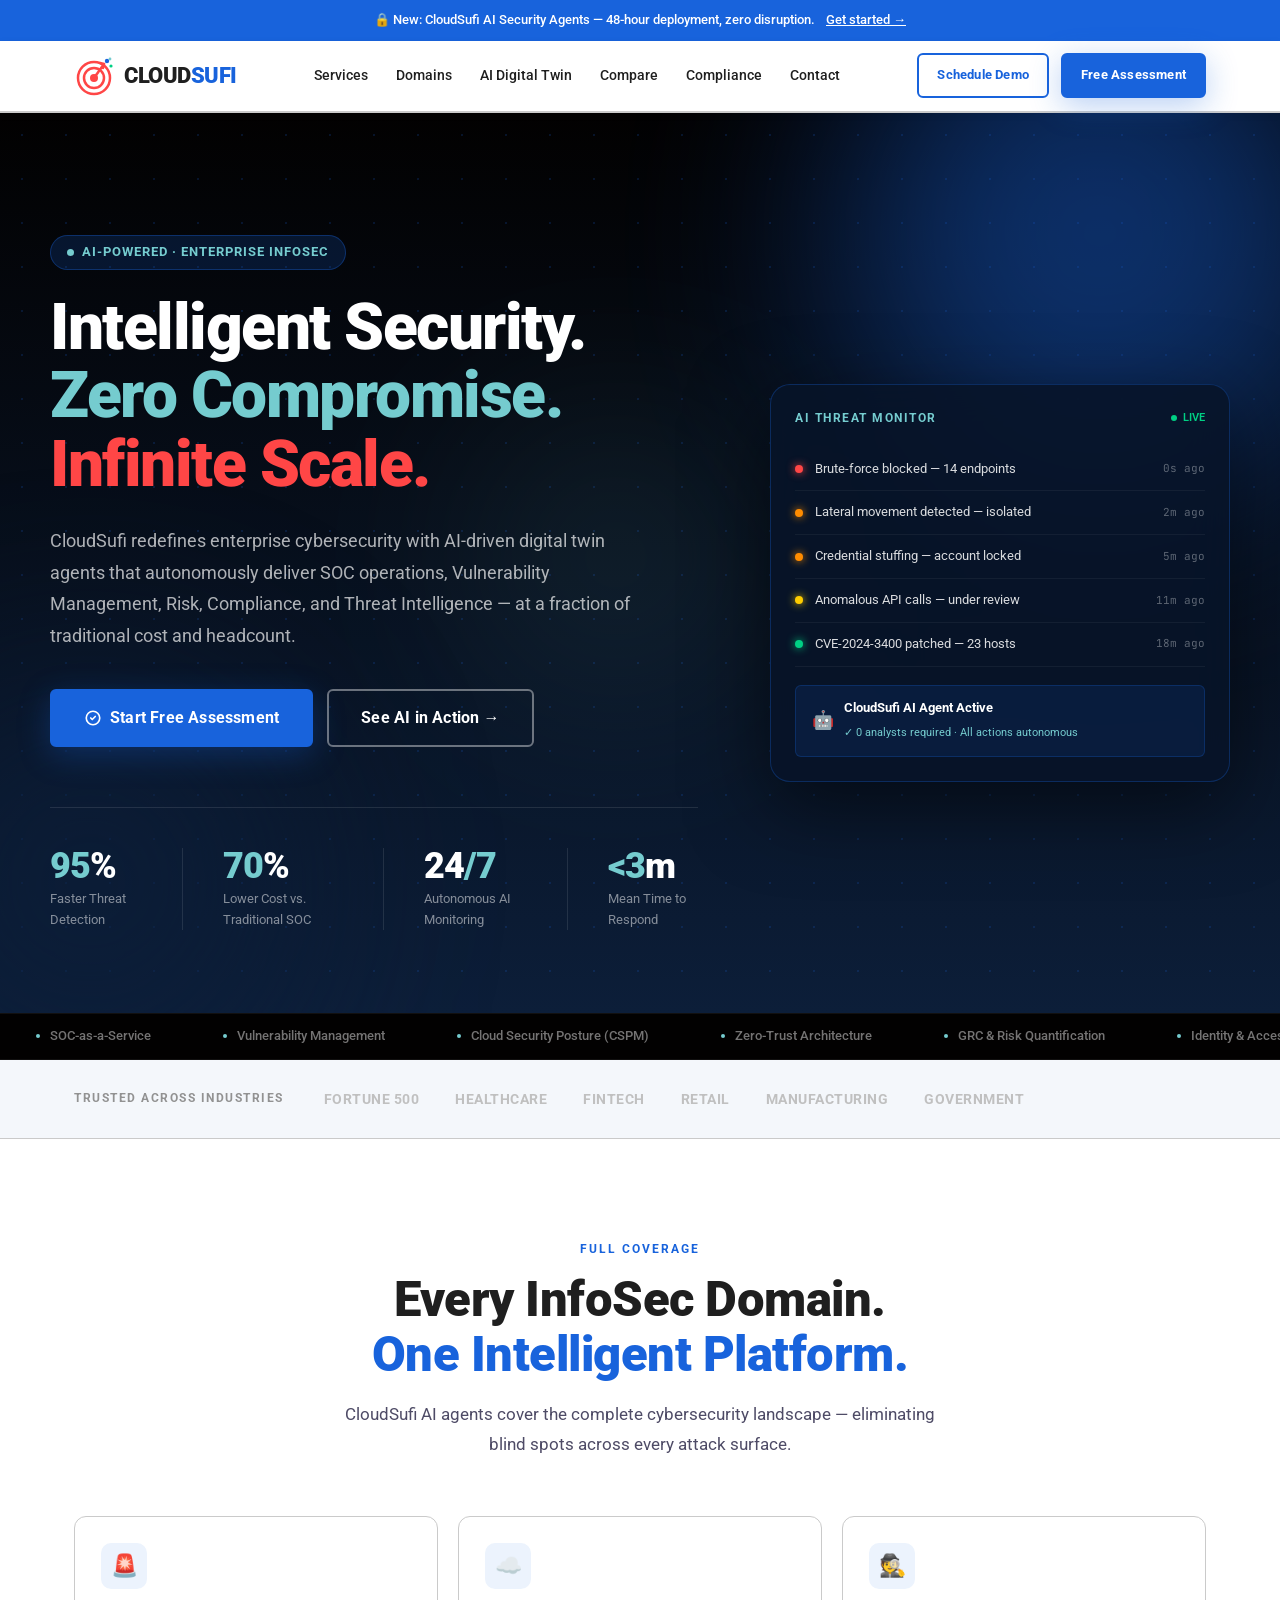
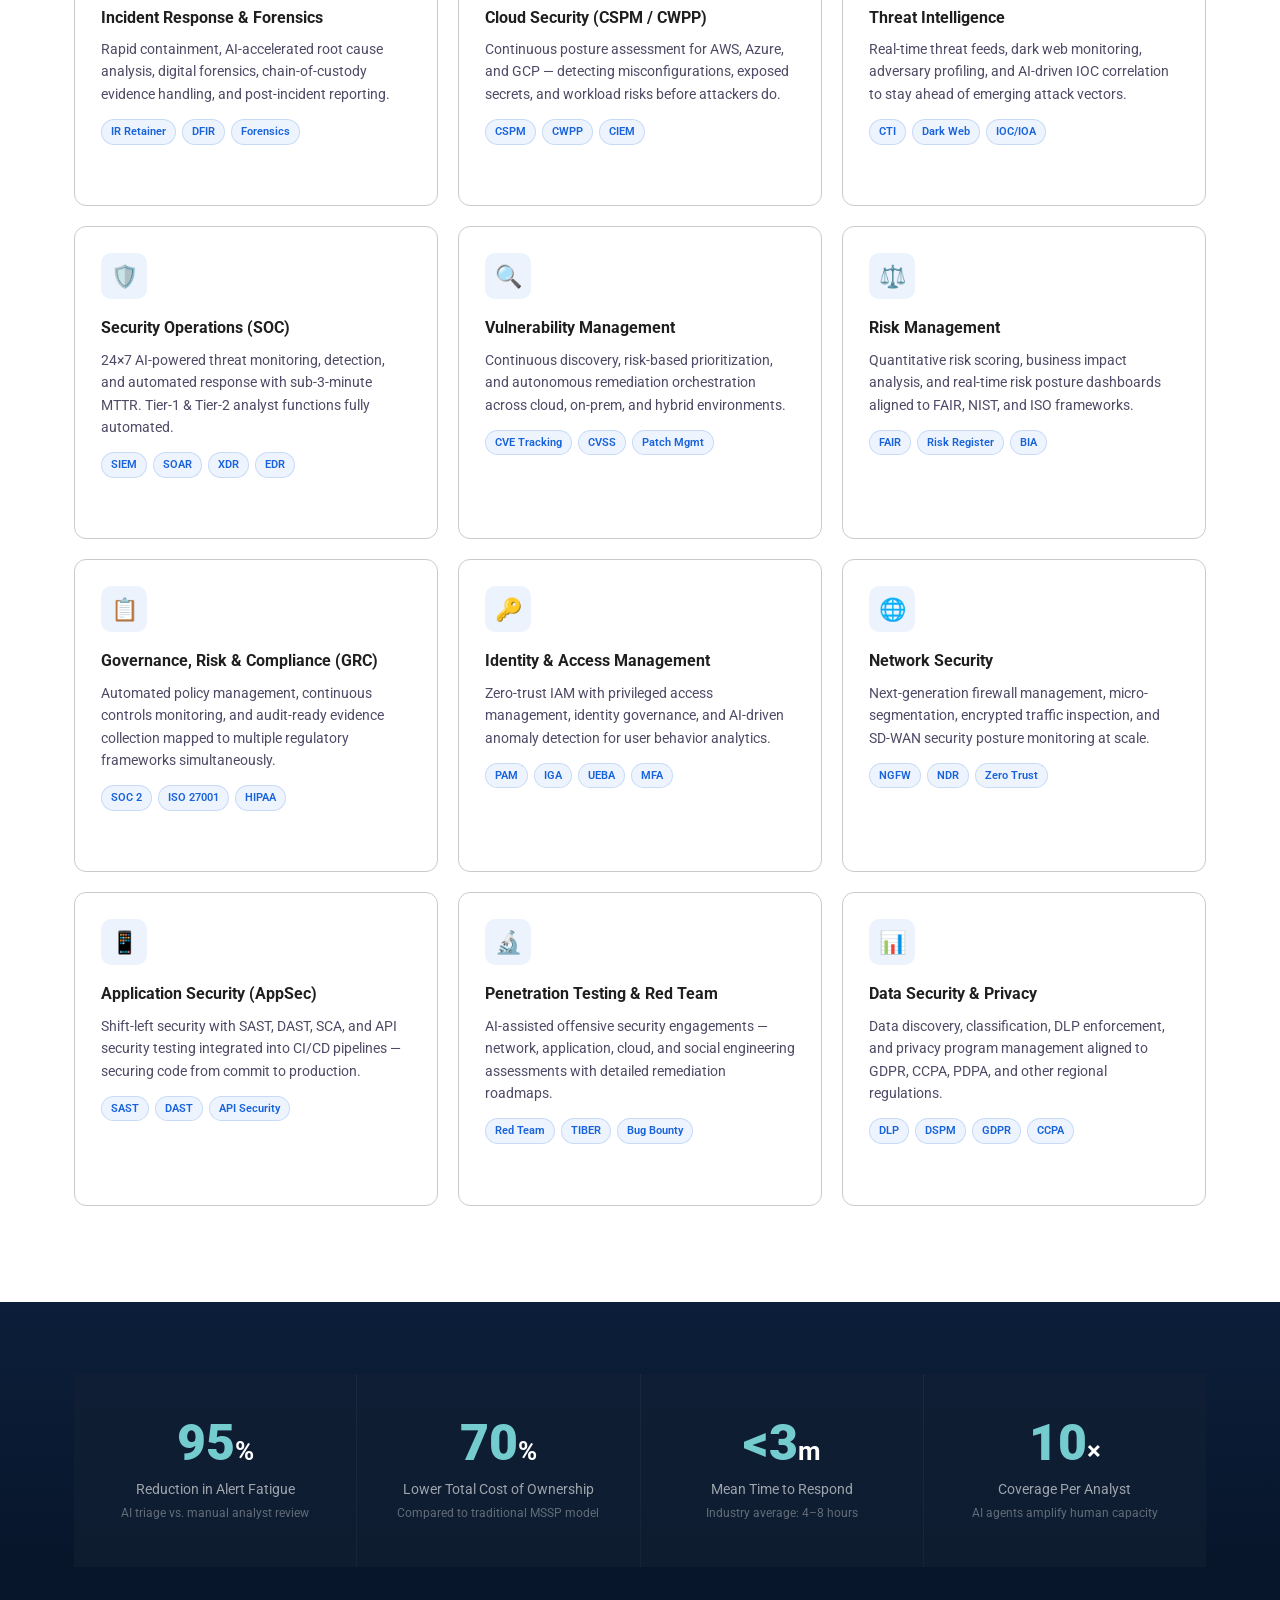
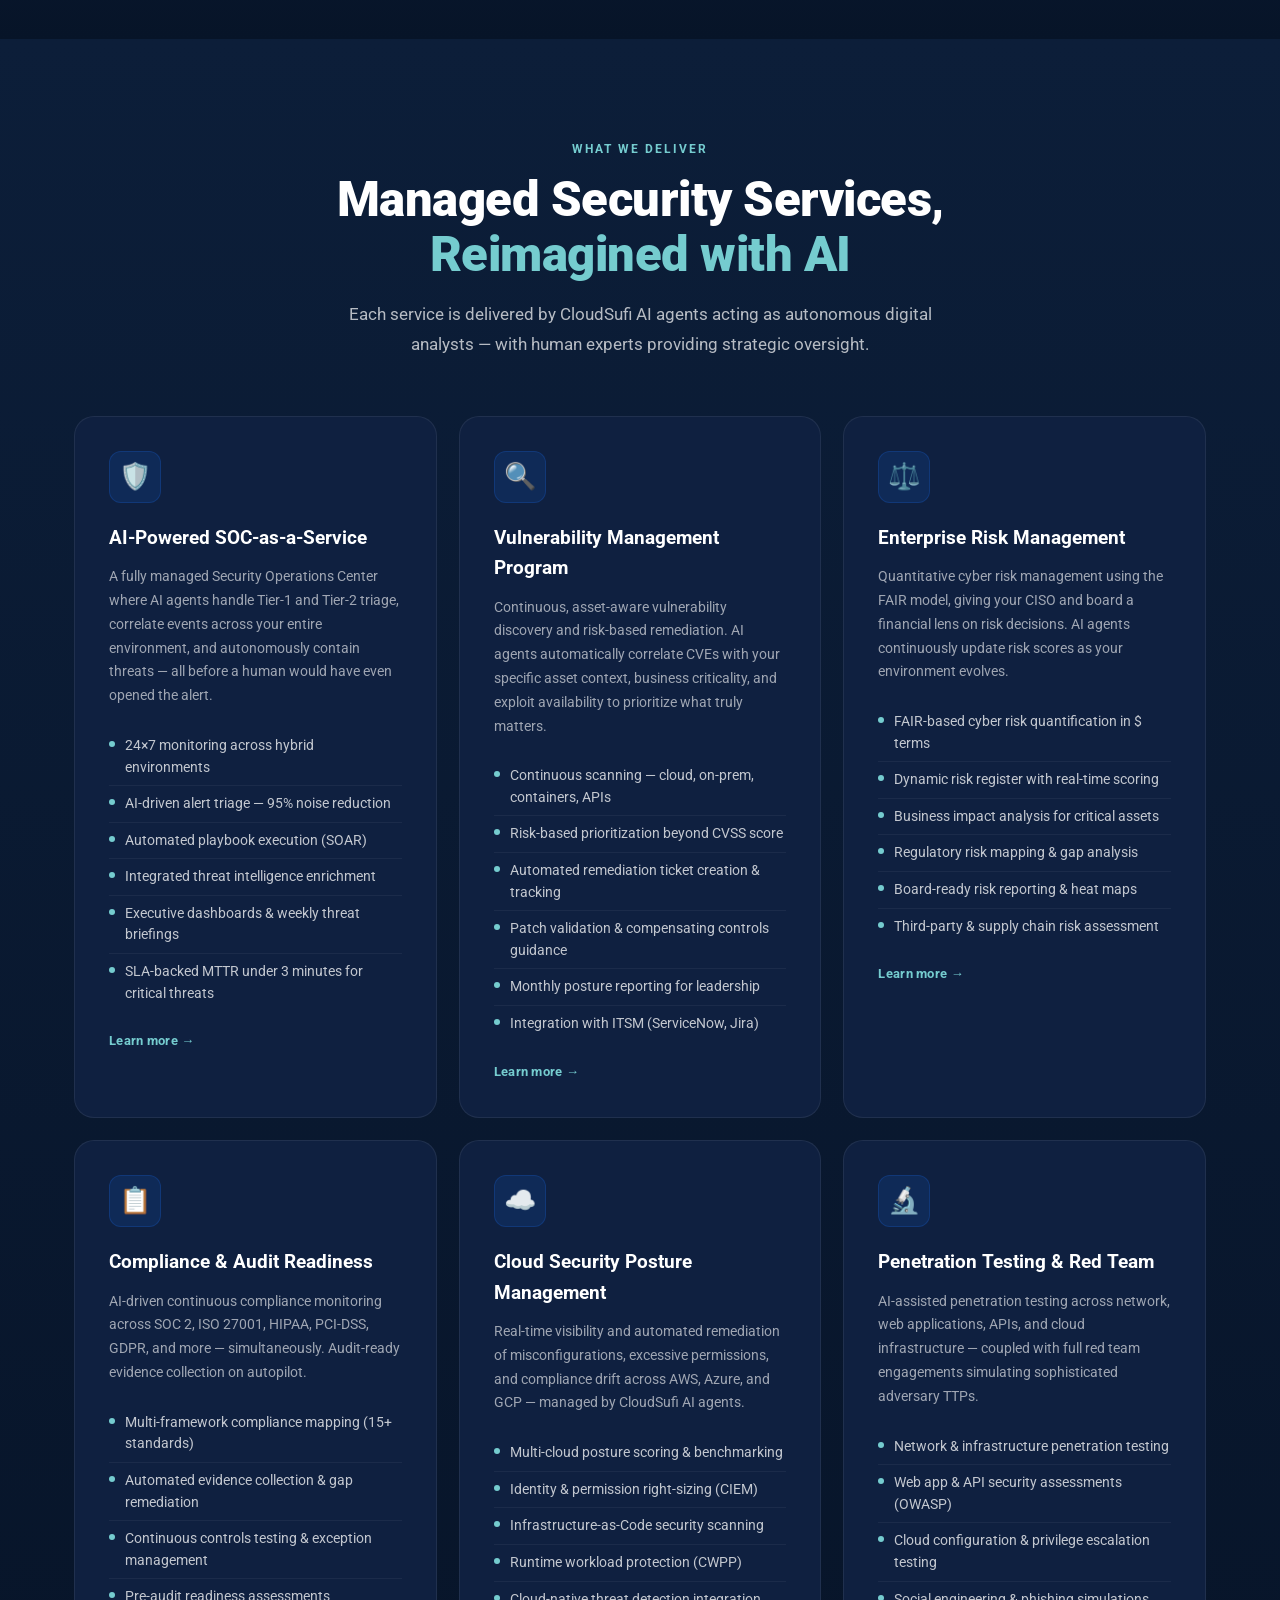
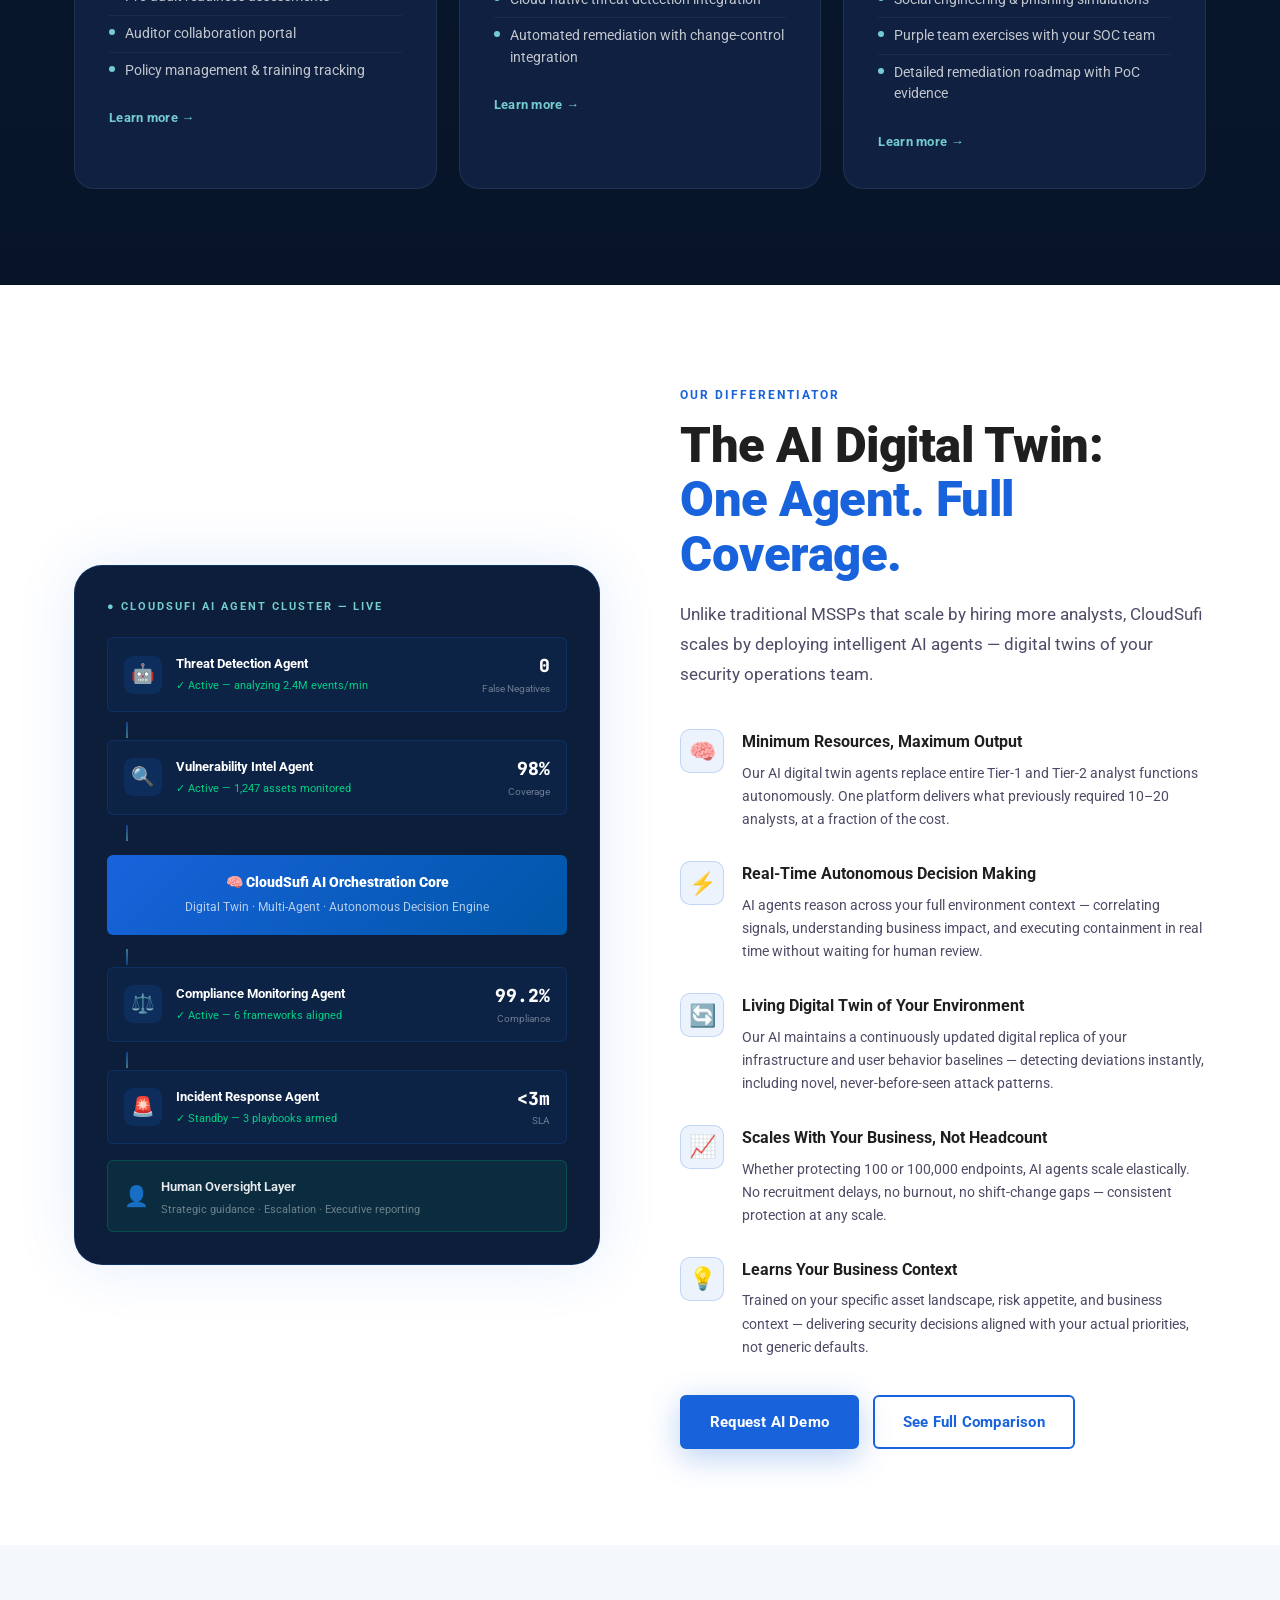
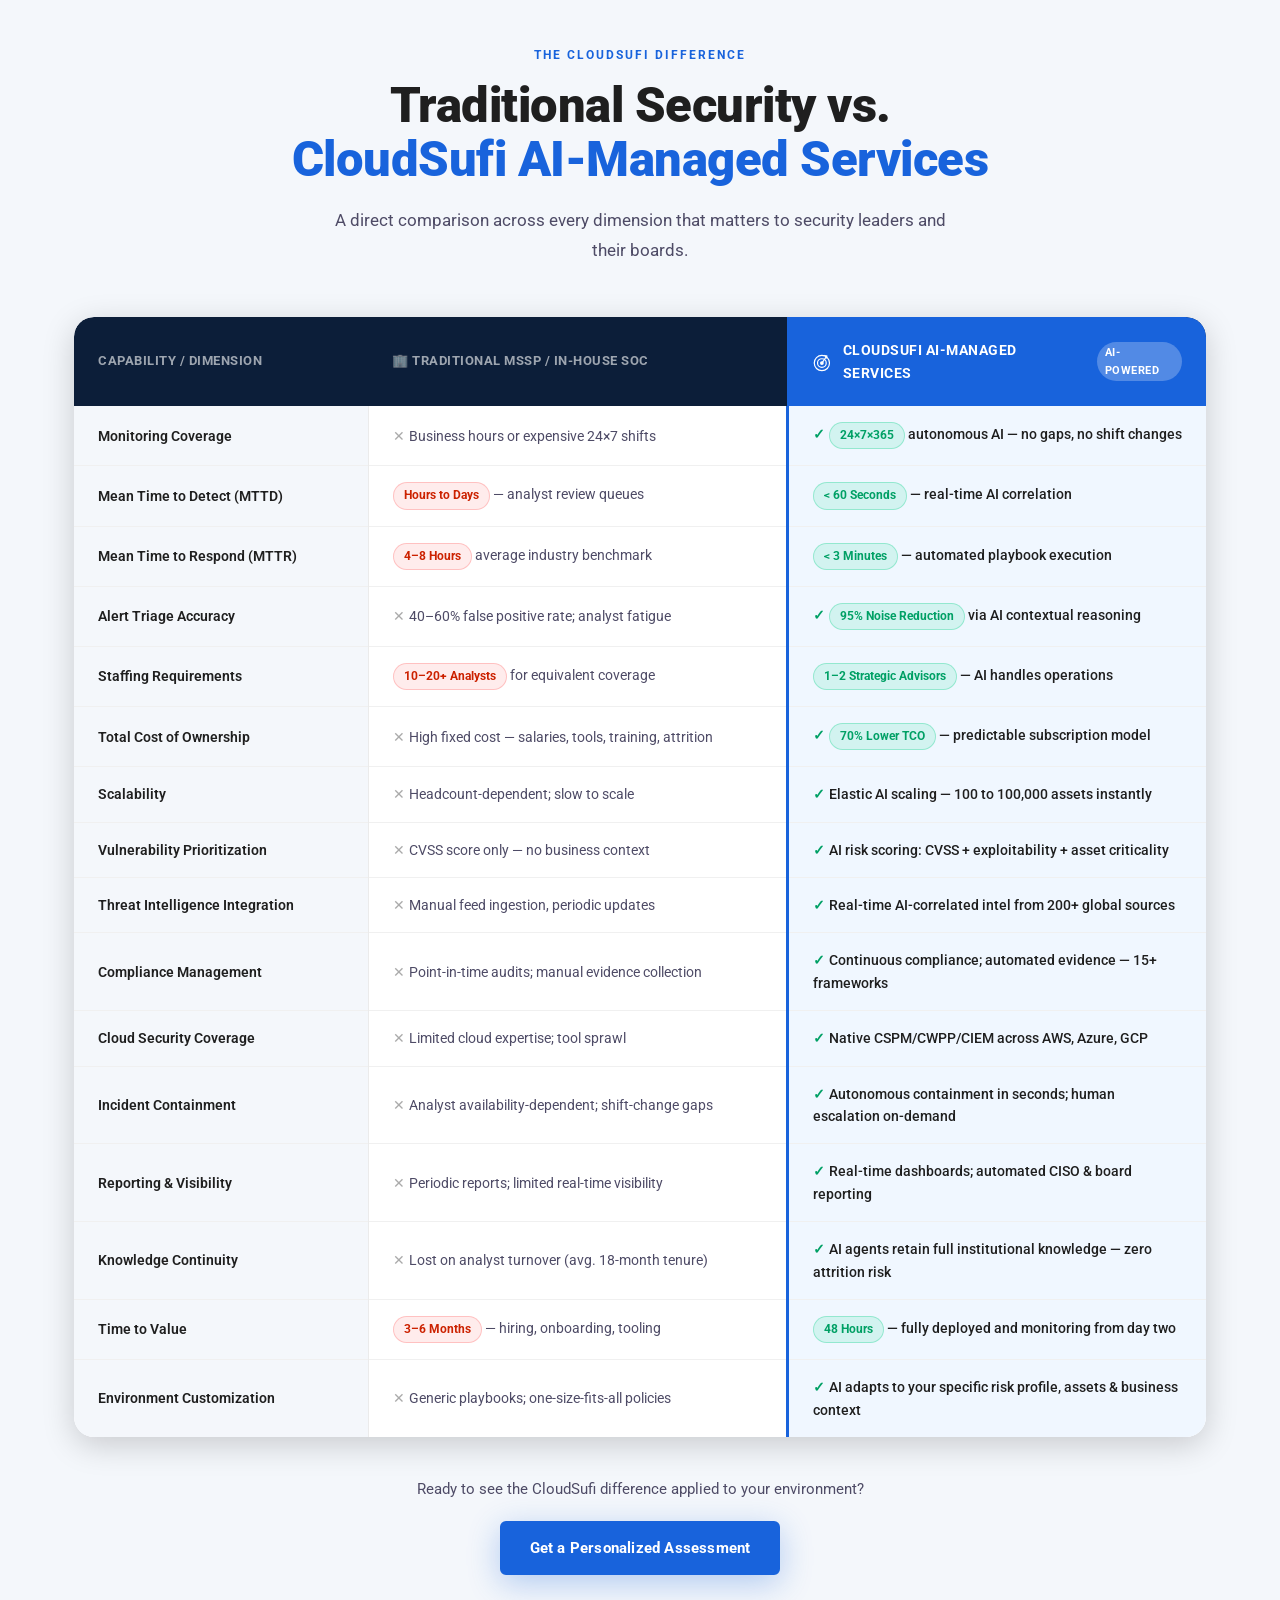
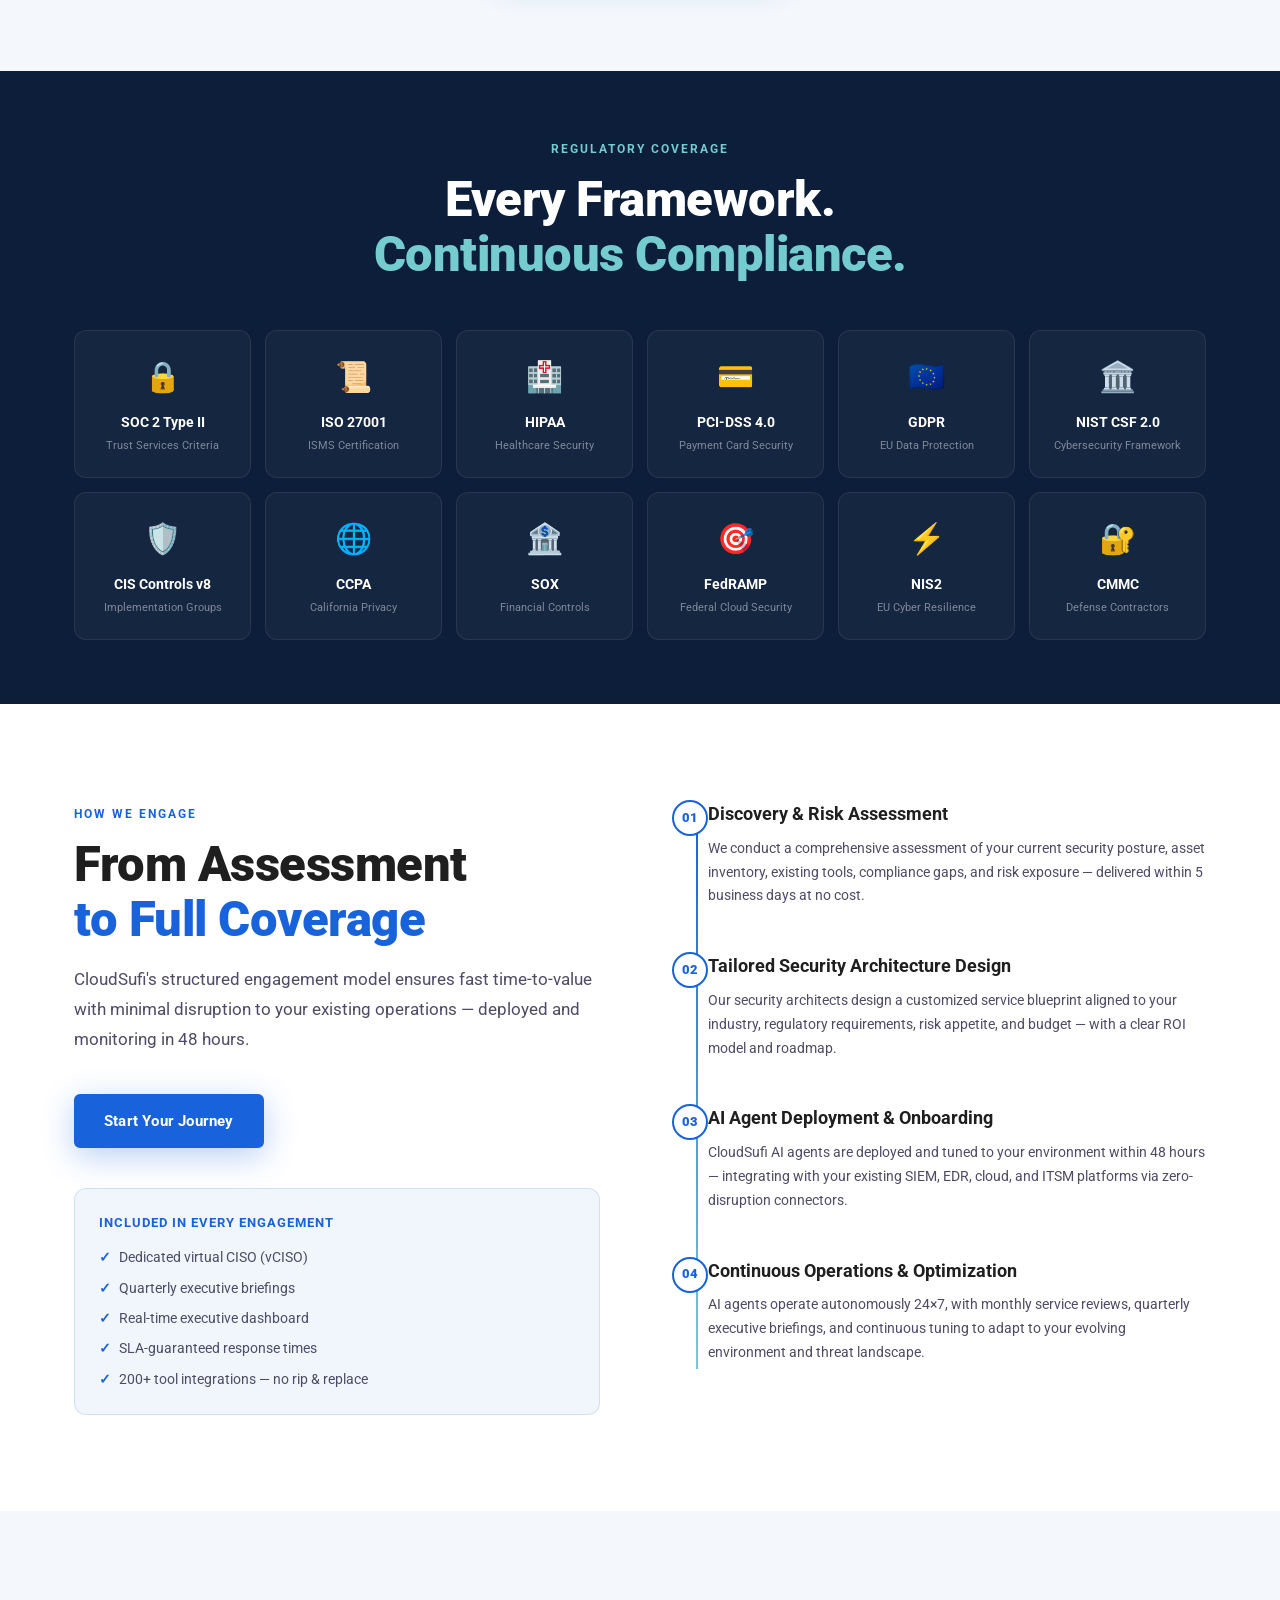
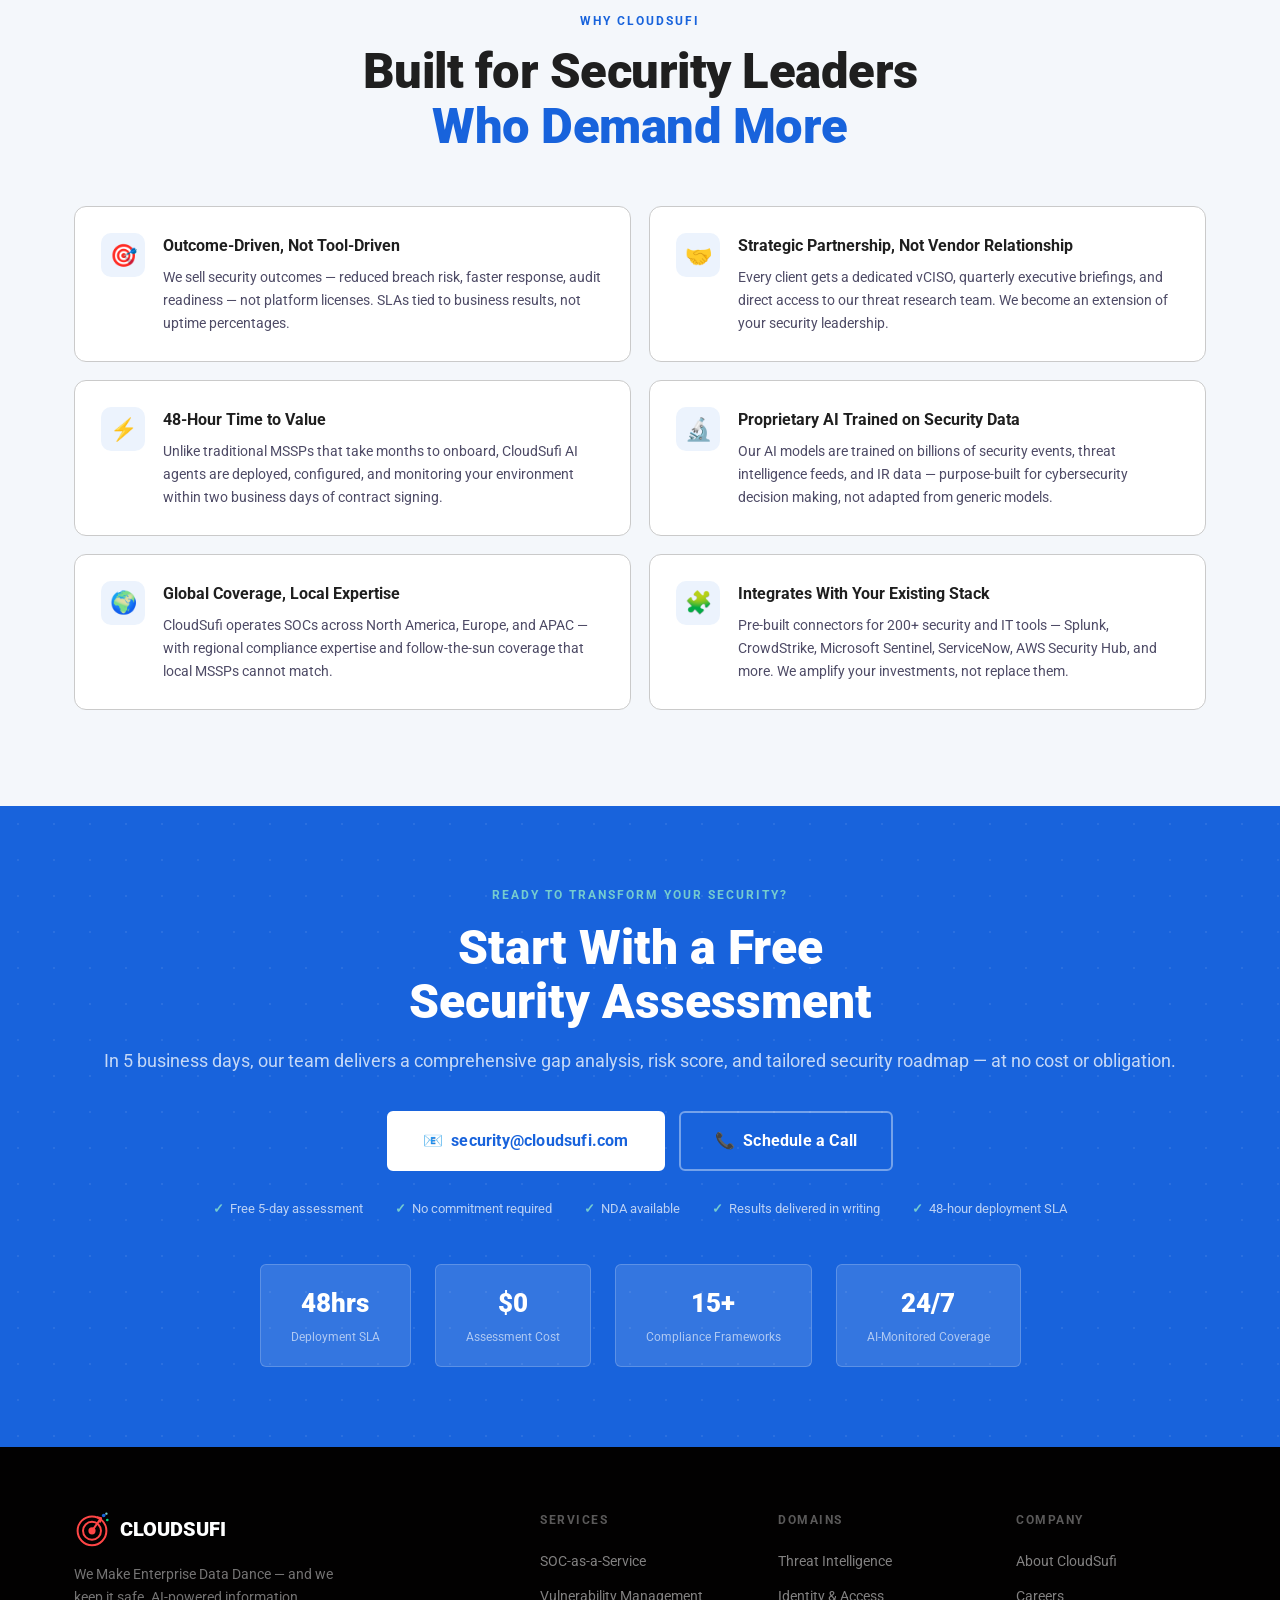
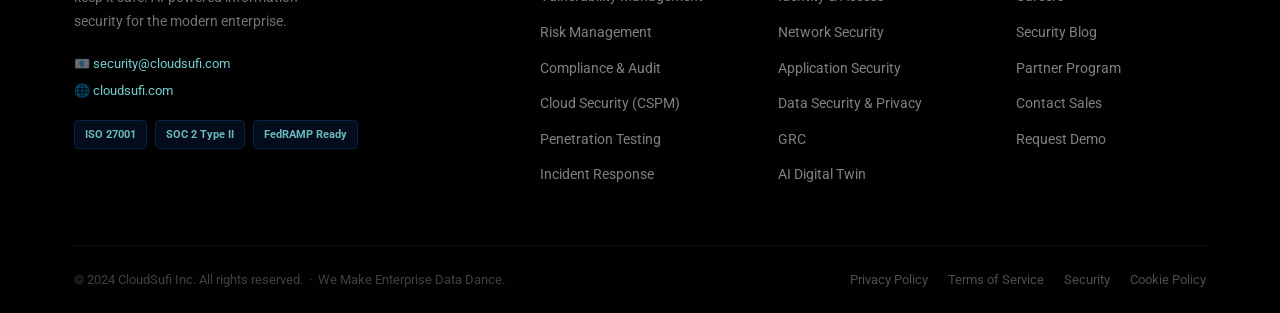
<file: index.html>
<!DOCTYPE html>
<html lang="en">
<head>
  <meta charset="UTF-8" />
  <meta name="viewport" content="width=device-width, initial-scale=1.0, viewport-fit=cover" />
  <meta name="theme-color" content="#0C1E39" />
  <meta name="apple-mobile-web-app-capable" content="yes" />
  <meta name="apple-mobile-web-app-status-bar-style" content="black-translucent" />
  <meta name="format-detection" content="telephone=no" />
  <title>CloudSufi | AI-Powered Information Security Solutions</title>
  <meta name="description" content="CloudSufi delivers next-generation InfoSec services powered by AI agents — SOC, Vulnerability Management, Risk, Compliance, and more. Maximum security output with minimum resources." />
  <link rel="preconnect" href="https://fonts.googleapis.com" />
  <link rel="preconnect" href="https://fonts.gstatic.com" crossorigin />
  <link href="https://fonts.googleapis.com/css2?family=Roboto:wght@300;400;500;700;900&family=JetBrains+Mono:wght@400;500&display=swap" rel="stylesheet" />
  <style>
    /* ─── RESET ────────────────────────────────────────────────────── */
    *, *::before, *::after { box-sizing: border-box; margin: 0; padding: 0; }

    /* ─── CLOUDSUFI BRAND TOKENS ───────────────────────────────────── */
    :root {
      /* exact cloudsufi.com colors */
      --cs-blue:        #1863DC;
      --cs-blue-dark:   #0056A7;
      --cs-blue-light:  #4488EE;
      --cs-dark-bg:     #0C1E39;
      --cs-darker:      #020101;
      --cs-navy:        #071428;
      --cs-red:         #FF4646;
      --cs-cyan:        #75CCCF;
      --cs-green:       #00D084;
      --cs-mint:        #7ADCB4;

      /* light theme */
      --cs-white:       #FFFFFF;
      --cs-off-white:   #F4F7FB;
      --cs-light-gray:  #EBFBFB;
      --cs-border:      #CACACA;
      --cs-border-dark: rgba(255,255,255,0.08);

      /* text */
      --cs-text-dark:   #1F1F1F;
      --cs-text-mid:    #4E4B66;
      --cs-text-light:  #929292;
      --cs-text-white:  #FFFFFF;

      /* cards */
      --cs-card-dark:   #0F2040;
      --cs-card-darker: #122650;

      /* gradients */
      --grad-blue:    linear-gradient(135deg, #1863DC 0%, #0056A7 100%);
      --grad-hero:    linear-gradient(180deg, #020101 0%, #0C1E39 100%);
      --grad-section: linear-gradient(180deg, #0C1E39 0%, #071428 100%);
      --grad-cta:     linear-gradient(135deg, #1863DC 0%, #75CCCF 100%);
      --grad-accent:  linear-gradient(135deg, #1863DC 0%, #44A9E0 100%);

      /* misc */
      --radius-sm:  6px;
      --radius-md:  12px;
      --radius-lg:  20px;
      --radius-xl:  28px;
      --shadow-sm:  0 2px 12px rgba(0,0,0,0.08);
      --shadow-md:  0 8px 32px rgba(0,0,0,0.18);
      --shadow-lg:  0 16px 64px rgba(0,0,0,0.28);
      --shadow-blue: 0 8px 32px rgba(24,99,220,0.3);
    }

    html { scroll-behavior: smooth; }
    body {
      font-family: 'Roboto', -apple-system, BlinkMacSystemFont, sans-serif;
      color: var(--cs-text-dark);
      background: var(--cs-white);
      line-height: 1.6;
      overflow-x: hidden;
    }
    ::-webkit-scrollbar { width: 5px; }
    ::-webkit-scrollbar-track { background: var(--cs-dark-bg); }
    ::-webkit-scrollbar-thumb { background: var(--cs-blue); border-radius: 3px; }

    /* ─── UTILITY ──────────────────────────────────────────────────── */
    .container { max-width: 1180px; margin: 0 auto; padding: 0 24px; }
    .section       { padding: 96px 0; }
    .section-sm    { padding: 64px 0; }
    .text-center   { text-align: center; }

    /* section labels */
    .label {
      display: inline-block;
      font-size: 12px; font-weight: 700; letter-spacing: 2px;
      text-transform: uppercase; color: var(--cs-blue);
      margin-bottom: 14px;
    }
    .label-light { color: var(--cs-cyan); }

    /* titles */
    .h2 {
      font-size: clamp(30px, 3.8vw, 50px);
      font-weight: 900; line-height: 1.12;
      color: var(--cs-text-dark); margin-bottom: 18px;
      letter-spacing: -0.5px;
    }
    .h2-white { color: var(--cs-white); }
    .h2 em, .h2 span.accent { font-style: normal; color: var(--cs-blue); }
    .h2-white em, .h2-white span.accent { color: var(--cs-cyan); }
    .sub {
      font-size: 17px; color: var(--cs-text-mid);
      max-width: 620px; line-height: 1.75;
    }
    .sub-white { color: rgba(255,255,255,0.7); }

    /* buttons */
    .btn {
      display: inline-flex; align-items: center; gap: 8px;
      padding: 13px 28px; border-radius: var(--radius-sm);
      font-family: 'Roboto', sans-serif;
      font-size: 15px; font-weight: 700; cursor: pointer;
      border: 2px solid transparent; text-decoration: none;
      transition: all 0.22s; white-space: nowrap; letter-spacing: 0.2px;
    }
    .btn-primary {
      background: var(--cs-blue); color: #fff;
      border-color: var(--cs-blue);
      box-shadow: var(--shadow-blue);
    }
    .btn-primary:hover { background: var(--cs-blue-dark); border-color: var(--cs-blue-dark); transform: translateY(-2px); }
    .btn-outline-white {
      background: transparent; color: #fff;
      border-color: rgba(255,255,255,0.4);
    }
    .btn-outline-white:hover { border-color: #fff; background: rgba(255,255,255,0.08); }
    .btn-outline-blue {
      background: transparent; color: var(--cs-blue);
      border-color: var(--cs-blue);
    }
    .btn-outline-blue:hover { background: var(--cs-blue); color: #fff; }

    /* cards generic */
    .card-light {
      background: var(--cs-white);
      border: 1px solid var(--cs-border);
      border-radius: var(--radius-md);
      padding: 28px; transition: all 0.25s;
      box-shadow: var(--shadow-sm);
    }
    .card-light:hover { box-shadow: var(--shadow-md); transform: translateY(-4px); border-color: var(--cs-blue); }
    .card-dark {
      background: var(--cs-card-dark);
      border: 1px solid var(--cs-border-dark);
      border-radius: var(--radius-md);
      padding: 28px; transition: all 0.25s;
    }
    .card-dark:hover { background: var(--cs-card-darker); border-color: rgba(24,99,220,0.35); transform: translateY(-4px); }

    /* ─── TOP BANNER ───────────────────────────────────────────────── */
    .top-banner {
      background: var(--cs-blue);
      padding: 10px 0; text-align: center;
    }
    .top-banner p { font-size: 13px; font-weight: 500; color: #fff; }
    .top-banner a { color: #fff; text-decoration: underline; margin-left: 8px; }

    /* ─── NAVIGATION ───────────────────────────────────────────────── */
    .nav {
      position: sticky; top: 0; z-index: 1000;
      background: var(--cs-white);
      border-bottom: 1px solid var(--cs-border);
      padding: 0;
      box-shadow: 0 2px 8px rgba(0,0,0,0.06);
    }
    .nav-inner {
      display: flex; align-items: center;
      justify-content: space-between;
      height: 70px;
    }
    /* CloudSufi Logo */
    .nav-logo { display: flex; align-items: center; gap: 10px; text-decoration: none; }
    .logo-icon {
      width: 40px; height: 40px; flex-shrink: 0;
      position: relative;
    }
    .logo-wordmark {
      font-size: 22px; font-weight: 900;
      color: var(--cs-text-dark);
      letter-spacing: -0.5px;
      font-family: 'Roboto', sans-serif;
    }
    .logo-wordmark span { color: var(--cs-blue); }

    .nav-links { display: flex; align-items: center; gap: 28px; }
    .nav-links a {
      font-size: 14px; font-weight: 500;
      color: var(--cs-text-dark); text-decoration: none;
      transition: color 0.2s; padding: 4px 0;
      border-bottom: 2px solid transparent;
    }
    .nav-links a:hover { color: var(--cs-blue); border-bottom-color: var(--cs-blue); }
    .nav-cta { display: flex; align-items: center; gap: 12px; }

    /* ─── HERO ─────────────────────────────────────────────────────── */
    .hero {
      background: var(--grad-hero);
      min-height: 100vh;
      display: flex; flex-direction: column;
      justify-content: center;
      position: relative; overflow: hidden;
    }
    /* dot grid */
    .hero::before {
      content: '';
      position: absolute; inset: 0;
      background-image: radial-gradient(circle, rgba(24,99,220,0.18) 1px, transparent 1px);
      background-size: 44px 44px;
      pointer-events: none;
    }
    .hero-orb {
      position: absolute; border-radius: 50%;
      filter: blur(110px); pointer-events: none; opacity: 0.45;
    }
    .orb-1 { width: 520px; height: 520px; background: #1863DC; top: -140px; right: -80px; }
    .orb-2 { width: 380px; height: 380px; background: #0C1E39; bottom: -60px; left: -100px; opacity: 0.8; }
    .orb-3 { width: 260px; height: 260px; background: #75CCCF; top: 35%; left: 38%; opacity: 0.12; }

    .hero-body { position: relative; z-index: 2; padding: 120px 0 80px; }
    .hero-layout { display: grid; grid-template-columns: 1fr 460px; gap: 72px; align-items: center; }

    .hero-eyebrow {
      display: inline-flex; align-items: center; gap: 8px;
      background: rgba(24,99,220,0.18);
      border: 1px solid rgba(24,99,220,0.35);
      border-radius: 100px;
      padding: 6px 16px; font-size: 13px;
      font-weight: 700; color: #75CCCF;
      text-transform: uppercase; letter-spacing: 1px;
      margin-bottom: 24px;
    }
    .hero-eyebrow .pulse {
      width: 7px; height: 7px; background: #75CCCF;
      border-radius: 50%; animation: blink 1.8s infinite;
    }
    @keyframes blink { 0%,100%{opacity:1} 50%{opacity:0.3} }

    .hero-title {
      font-size: clamp(38px, 5vw, 66px);
      font-weight: 900; line-height: 1.07;
      color: #fff; margin-bottom: 26px;
      letter-spacing: -1.5px;
    }
    .hero-title .blue  { color: var(--cs-cyan); }
    .hero-title .red   { color: var(--cs-red); }

    .hero-desc {
      font-size: 18px; color: rgba(255,255,255,0.68);
      margin-bottom: 38px; line-height: 1.75; max-width: 580px;
    }
    .hero-actions { display: flex; gap: 14px; flex-wrap: wrap; margin-bottom: 60px; }

    .hero-stats {
      display: flex; gap: 0;
      border-top: 1px solid rgba(255,255,255,0.1);
      padding-top: 40px;
    }
    .hero-stat {
      padding-right: 40px; margin-right: 40px;
      border-right: 1px solid rgba(255,255,255,0.1);
    }
    .hero-stat:last-child { border-right: none; padding-right: 0; margin-right: 0; }
    .stat-num {
      font-size: 36px; font-weight: 900; color: #fff;
      line-height: 1; letter-spacing: -1px;
    }
    .stat-num span { color: var(--cs-cyan); }
    .stat-lbl { font-size: 13px; color: rgba(255,255,255,0.5); margin-top: 5px; }

    /* threat panel */
    .threat-panel {
      background: rgba(7,20,40,0.88);
      border: 1px solid rgba(24,99,220,0.3);
      border-radius: var(--radius-lg);
      padding: 24px;
      backdrop-filter: blur(20px);
      box-shadow: 0 24px 80px rgba(0,0,0,0.5);
    }
    .tp-header {
      display: flex; align-items: center; justify-content: space-between;
      margin-bottom: 20px;
    }
    .tp-title { font-size: 12px; font-weight: 700; color: var(--cs-cyan); text-transform: uppercase; letter-spacing: 1.5px; }
    .tp-live {
      display: flex; align-items: center; gap: 6px;
      font-size: 11px; color: var(--cs-green); font-weight: 600;
    }
    .tp-live-dot { width: 6px; height: 6px; background: var(--cs-green); border-radius: 50%; animation: blink 1.4s infinite; }

    .tp-item {
      display: flex; align-items: center; gap: 12px;
      padding: 11px 0; border-bottom: 1px solid rgba(255,255,255,0.05);
    }
    .tp-item:last-child { border-bottom: none; }
    .sev { width: 8px; height: 8px; border-radius: 50%; flex-shrink: 0; }
    .sev-c { background: #FF4646; box-shadow: 0 0 8px #FF4646; }
    .sev-h { background: #FF8C00; box-shadow: 0 0 8px #FF8C00; }
    .sev-m { background: #FFCD00; box-shadow: 0 0 8px #FFCD00; }
    .sev-l { background: #00D084; box-shadow: 0 0 8px #00D084; }
    .tp-text { font-size: 13px; color: rgba(255,255,255,0.85); flex: 1; }
    .tp-time { font-size: 11px; color: rgba(255,255,255,0.35); font-family: 'JetBrains Mono', monospace; }

    .tp-footer {
      margin-top: 18px; padding: 12px 16px;
      background: rgba(24,99,220,0.12);
      border: 1px solid rgba(24,99,220,0.25);
      border-radius: var(--radius-sm);
      display: flex; align-items: center; gap: 10px;
    }
    .tp-footer-icon { font-size: 18px; }
    .tp-footer-text strong { display: block; font-size: 13px; font-weight: 700; color: #fff; }
    .tp-footer-text span { font-size: 11px; color: var(--cs-cyan); }

    /* ─── MARQUEE ──────────────────────────────────────────────────── */
    .marquee-bar {
      background: var(--cs-darker);
      border-top: 1px solid rgba(255,255,255,0.06);
      border-bottom: 1px solid rgba(255,255,255,0.06);
      padding: 12px 0; overflow: hidden;
    }
    .marquee-track { display: flex; animation: marquee 35s linear infinite; white-space: nowrap; }
    .marquee-item {
      display: inline-flex; align-items: center; gap: 10px;
      padding: 0 36px; font-size: 13px; color: rgba(255,255,255,0.45);
      font-weight: 500;
    }
    .marquee-item .dot { width: 4px; height: 4px; background: var(--cs-cyan); border-radius: 50%; flex-shrink: 0; }
    @keyframes marquee { 0%{transform:translateX(0)} 100%{transform:translateX(-50%)} }

    /* ─── TRUSTED BY ───────────────────────────────────────────────── */
    .trust-bar { background: var(--cs-off-white); padding: 28px 0; border-bottom: 1px solid var(--cs-border); }
    .trust-inner { display: flex; align-items: center; gap: 40px; flex-wrap: wrap; }
    .trust-label { font-size: 12px; font-weight: 700; text-transform: uppercase; letter-spacing: 1.5px; color: var(--cs-text-light); white-space: nowrap; }
    .trust-logos { display: flex; align-items: center; gap: 36px; flex-wrap: wrap; }
    .trust-logo { font-size: 14px; font-weight: 700; color: #C0C0C0; letter-spacing: 0.5px; }
    .trust-logo:hover { color: var(--cs-blue); }

    /* ─── DOMAINS ──────────────────────────────────────────────────── */
    .domains-section { background: var(--cs-white); }
    .domains-grid {
      display: grid;
      grid-template-columns: repeat(auto-fit, minmax(270px, 1fr));
      gap: 20px;
    }
    .domain-card {
      background: var(--cs-white);
      border: 1px solid var(--cs-border);
      border-radius: var(--radius-md);
      padding: 26px; transition: all 0.25s;
      position: relative; overflow: hidden;
      text-decoration: none; display: block; color: inherit; cursor: pointer;
    }
    .domain-card::after {
      content: ''; position: absolute;
      bottom: 0; left: 0; right: 0; height: 3px;
      background: var(--grad-blue);
      opacity: 0; transition: opacity 0.25s;
    }
    .domain-card:hover { box-shadow: var(--shadow-md); transform: translateY(-4px); }
    .domain-card .domain-arrow { font-size: 13px; font-weight: 700; color: var(--cs-blue); margin-top: 14px; display: flex; align-items: center; gap: 4px; opacity: 0; transition: opacity 0.2s; }
    .domain-card:hover .domain-arrow { opacity: 1; }
    .domain-card:hover::after { opacity: 1; }
    .domain-icon {
      width: 46px; height: 46px; border-radius: 10px;
      background: rgba(24,99,220,0.08);
      display: flex; align-items: center; justify-content: center;
      font-size: 22px; margin-bottom: 16px;
    }
    .domain-title { font-size: 16px; font-weight: 700; color: var(--cs-text-dark); margin-bottom: 8px; }
    .domain-desc { font-size: 13.5px; color: var(--cs-text-mid); line-height: 1.65; }
    .domain-tags { display: flex; flex-wrap: wrap; gap: 6px; margin-top: 14px; }
    .tag {
      padding: 3px 9px; border-radius: 100px;
      font-size: 11px; font-weight: 600;
      background: rgba(24,99,220,0.07);
      border: 1px solid rgba(24,99,220,0.18);
      color: var(--cs-blue);
    }

    /* ─── METRICS (DARK) ───────────────────────────────────────────── */
    .metrics-dark {
      background: var(--grad-section);
      padding: 72px 0;
    }
    .metrics-grid { display: grid; grid-template-columns: repeat(4, 1fr); gap: 1px; background: rgba(255,255,255,0.06); }
    .metric-cell {
      padding: 44px 36px; text-align: center;
      background: rgba(7,20,40,0.5);
    }
    .metric-num {
      font-size: 50px; font-weight: 900; line-height: 1;
      color: #fff;
    }
    .metric-unit { font-size: 26px; font-weight: 700; }
    .metric-accent { color: var(--cs-cyan); }
    .metric-label { font-size: 14px; color: rgba(255,255,255,0.6); margin-top: 10px; }
    .metric-sub { font-size: 12px; color: rgba(255,255,255,0.35); margin-top: 4px; }

    /* ─── SERVICES (DARK) ──────────────────────────────────────────── */
    .services-section { background: var(--grad-section); }
    .services-grid {
      display: grid;
      grid-template-columns: repeat(auto-fit, minmax(340px, 1fr));
      gap: 22px;
    }
    .srv-card {
      background: var(--cs-card-dark);
      border: 1px solid rgba(255,255,255,0.07);
      border-radius: var(--radius-lg);
      padding: 34px; transition: all 0.28s;
      position: relative; overflow: hidden;
    }
    .srv-card::before {
      content: '';
      position: absolute; top: 0; left: 0; right: 0; height: 3px;
      background: var(--grad-blue);
      opacity: 0; transition: opacity 0.25s;
    }
    .srv-card:hover { border-color: rgba(24,99,220,0.3); background: var(--cs-card-darker); }
    .srv-card:hover::before { opacity: 1; }
    .srv-icon {
      width: 52px; height: 52px; border-radius: 12px;
      background: rgba(24,99,220,0.15);
      border: 1px solid rgba(24,99,220,0.25);
      display: flex; align-items: center; justify-content: center;
      font-size: 26px; margin-bottom: 20px;
    }
    .srv-title { font-size: 19px; font-weight: 700; color: #fff; margin-bottom: 12px; }
    .srv-desc { font-size: 14px; color: rgba(255,255,255,0.6); line-height: 1.7; margin-bottom: 20px; }
    .srv-list { list-style: none; }
    .srv-list li {
      display: flex; align-items: flex-start; gap: 10px;
      font-size: 13.5px; color: rgba(255,255,255,0.75);
      padding: 7px 0; border-bottom: 1px solid rgba(255,255,255,0.05);
    }
    .srv-list li:last-child { border-bottom: none; }
    .srv-list li::before {
      content: ''; width: 6px; height: 6px;
      background: var(--cs-cyan); border-radius: 50%;
      flex-shrink: 0; margin-top: 6px;
    }
    .srv-link {
      display: inline-flex; align-items: center; gap: 6px;
      margin-top: 20px; color: var(--cs-cyan);
      font-size: 13px; font-weight: 700;
      text-decoration: none; letter-spacing: 0.3px;
      transition: gap 0.2s;
    }
    .srv-link:hover { gap: 12px; }

    /* ─── AI DIGITAL TWIN ──────────────────────────────────────────── */
    .ai-section { background: var(--cs-white); }
    .ai-layout { display: grid; grid-template-columns: 1fr 1fr; gap: 80px; align-items: center; }

    .ai-panel {
      background: var(--cs-dark-bg);
      border: 1px solid rgba(24,99,220,0.25);
      border-radius: var(--radius-xl);
      padding: 32px;
      box-shadow: 0 0 60px rgba(24,99,220,0.12);
    }
    .ai-panel-label { font-size: 11px; font-weight: 700; color: var(--cs-cyan); text-transform: uppercase; letter-spacing: 2px; margin-bottom: 22px; }
    .ai-agent {
      background: rgba(24,99,220,0.08);
      border: 1px solid rgba(24,99,220,0.18);
      border-radius: var(--radius-sm);
      padding: 14px 16px; margin-bottom: 10px;
      display: flex; align-items: center; gap: 14px;
    }
    .ai-agent-icon { width: 38px; height: 38px; border-radius: 9px; display: flex; align-items: center; justify-content: center; font-size: 19px; flex-shrink: 0; background: rgba(24,99,220,0.15); }
    .ai-agent-name { font-size: 13px; font-weight: 700; color: #fff; }
    .ai-agent-status { font-size: 11px; color: var(--cs-green); margin-top: 2px; }
    .ai-agent-val { margin-left: auto; text-align: right; }
    .ai-agent-val .v { font-size: 18px; font-weight: 900; color: #fff; font-family: 'JetBrains Mono', monospace; }
    .ai-agent-val .l { font-size: 10px; color: rgba(255,255,255,0.4); }

    .ai-core {
      background: var(--grad-blue);
      border-radius: var(--radius-sm);
      padding: 16px; text-align: center; margin: 14px 0;
    }
    .ai-core strong { display: block; font-size: 14px; font-weight: 900; color: #fff; }
    .ai-core span { font-size: 12px; color: rgba(255,255,255,0.7); }

    .ai-human {
      margin-top: 16px; padding: 12px 16px;
      background: rgba(0,208,132,0.08);
      border: 1px solid rgba(0,208,132,0.2);
      border-radius: var(--radius-sm);
      display: flex; align-items: center; gap: 12px;
    }
    .ai-human span { font-size: 13px; font-weight: 600; color: rgba(255,255,255,0.9); }
    .ai-human small { display: block; font-size: 11px; color: rgba(255,255,255,0.4); margin-top: 2px; }

    .benefit-list { }
    .benefit {
      display: flex; gap: 18px; margin-bottom: 30px;
    }
    .benefit:last-child { margin-bottom: 0; }
    .benefit-icon {
      width: 44px; height: 44px; flex-shrink: 0;
      background: rgba(24,99,220,0.08);
      border: 1px solid rgba(24,99,220,0.2);
      border-radius: 10px;
      display: flex; align-items: center; justify-content: center;
      font-size: 22px;
    }
    .benefit-title { font-size: 16px; font-weight: 700; color: var(--cs-text-dark); margin-bottom: 7px; }
    .benefit-desc { font-size: 14px; color: var(--cs-text-mid); line-height: 1.65; }

    /* ─── COMPARISON TABLE ─────────────────────────────────────────── */
    .comparison-section { background: var(--cs-off-white); }
    .table-scroll { overflow-x: auto; border-radius: var(--radius-lg); box-shadow: var(--shadow-md); }
    table.cmp {
      width: 100%; border-collapse: collapse;
      background: var(--cs-white);
      border-radius: var(--radius-lg);
      overflow: hidden;
    }
    table.cmp thead tr { background: var(--cs-dark-bg); }
    table.cmp thead th {
      padding: 22px 24px; text-align: left;
      font-size: 13px; font-weight: 700; color: rgba(255,255,255,0.6);
      text-transform: uppercase; letter-spacing: 0.5px;
    }
    table.cmp thead th.th-cs {
      background: var(--cs-blue); color: #fff;
      font-size: 14px;
    }
    table.cmp thead th.th-cs .th-cs-inner { display: flex; align-items: center; gap: 10px; }
    .cs-badge { background: rgba(255,255,255,0.25); color: #fff; font-size: 11px; padding: 2px 8px; border-radius: 100px; font-weight: 700; }

    table.cmp tbody tr { border-bottom: 1px solid #F0F0F0; }
    table.cmp tbody tr:last-child { border-bottom: none; }
    table.cmp tbody tr:hover td { background: #F7FAFF; }
    table.cmp tbody td { padding: 16px 24px; font-size: 14px; }
    table.cmp tbody td:first-child { font-weight: 600; color: var(--cs-text-dark); background: var(--cs-off-white); border-right: 1px solid #EBEBEB; width: 26%; }
    table.cmp tbody td.td-trad { color: var(--cs-text-mid); border-right: 1px solid #EBEBEB; }
    table.cmp tbody td.td-cs { color: var(--cs-text-dark); font-weight: 500; background: #F0F7FF; border-left: 3px solid var(--cs-blue); }

    .pill { display: inline-block; padding: 3px 10px; border-radius: 100px; font-size: 12px; font-weight: 700; }
    .pill-g { background: rgba(0,208,132,0.12); color: #00A065; border: 1px solid rgba(0,208,132,0.3); }
    .pill-r { background: rgba(255,70,70,0.10); color: #CC2200; border: 1px solid rgba(255,70,70,0.25); }
    .pill-b { background: rgba(24,99,220,0.10); color: var(--cs-blue); border: 1px solid rgba(24,99,220,0.25); }
    .pill-gray { background: #F0F0F0; color: #888; border: 1px solid #DCDCDC; }
    .chk { color: #00A065; font-weight: 900; margin-right: 4px; }
    .crs { color: #AAAAAA; margin-right: 4px; }

    /* ─── COMPLIANCE ───────────────────────────────────────────────── */
    .compliance-section { background: var(--cs-dark-bg); }
    .compliance-grid {
      display: grid;
      grid-template-columns: repeat(auto-fit, minmax(175px, 1fr));
      gap: 14px;
    }
    .comp-item {
      background: rgba(255,255,255,0.04);
      border: 1px solid rgba(255,255,255,0.08);
      border-radius: var(--radius-md);
      padding: 22px; text-align: center;
      transition: all 0.22s; cursor: default;
    }
    .comp-item:hover { background: rgba(24,99,220,0.12); border-color: rgba(24,99,220,0.3); transform: translateY(-3px); }
    .comp-icon { font-size: 30px; margin-bottom: 10px; }
    .comp-name { font-size: 14px; font-weight: 700; color: #fff; }
    .comp-sub { font-size: 11px; color: rgba(255,255,255,0.45); margin-top: 4px; }

    /* ─── PROCESS ──────────────────────────────────────────────────── */
    .process-section { background: var(--cs-white); }
    .process-layout { display: grid; grid-template-columns: 1fr 1fr; gap: 80px; align-items: start; }
    .steps { padding-left: 28px; position: relative; }
    .steps::before {
      content: '';
      position: absolute; left: 16px; top: 20px; bottom: 40px;
      width: 2px;
      background: linear-gradient(to bottom, var(--cs-blue), var(--cs-cyan));
    }
    .step { display: flex; gap: 24px; padding-bottom: 44px; position: relative; }
    .step-num {
      position: absolute; left: -36px; top: 0;
      width: 36px; height: 36px; border-radius: 50%;
      background: var(--cs-white); border: 2px solid var(--cs-blue);
      display: flex; align-items: center; justify-content: center;
      font-size: 13px; font-weight: 900; color: var(--cs-blue);
      flex-shrink: 0; z-index: 2;
    }
    .step-title { font-size: 18px; font-weight: 700; color: var(--cs-text-dark); margin-bottom: 8px; }
    .step-desc { font-size: 14px; color: var(--cs-text-mid); line-height: 1.7; }

    /* ─── WHY CLOUDSUFI ────────────────────────────────────────────── */
    .why-section { background: var(--cs-off-white); }
    .why-grid { display: grid; grid-template-columns: 1fr 1fr; gap: 18px; }
    .why-card {
      background: var(--cs-white);
      border: 1px solid var(--cs-border);
      border-radius: var(--radius-md);
      padding: 26px; display: flex; gap: 18px;
      transition: all 0.22s;
    }
    .why-card:hover { box-shadow: var(--shadow-md); border-color: var(--cs-blue); transform: translateY(-3px); }
    .why-icon {
      width: 44px; height: 44px; flex-shrink: 0;
      background: rgba(24,99,220,0.08);
      border-radius: 10px;
      display: flex; align-items: center; justify-content: center; font-size: 22px;
    }
    .why-title { font-size: 16px; font-weight: 700; color: var(--cs-text-dark); margin-bottom: 7px; }
    .why-desc { font-size: 14px; color: var(--cs-text-mid); line-height: 1.65; }

    /* ─── CTA BAND ─────────────────────────────────────────────────── */
    .cta-band {
      background: var(--cs-blue);
      padding: 80px 0; position: relative; overflow: hidden;
    }
    .cta-band::before {
      content: '';
      position: absolute; inset: 0;
      background-image: radial-gradient(circle, rgba(255,255,255,0.08) 1px, transparent 1px);
      background-size: 36px 36px;
    }
    .cta-inner { position: relative; z-index: 2; text-align: center; }
    .cta-title { font-size: clamp(30px, 4vw, 48px); font-weight: 900; color: #fff; margin-bottom: 18px; line-height: 1.12; }
    .cta-desc { font-size: 18px; color: rgba(255,255,255,0.75); margin-bottom: 36px; }
    .cta-actions { display: flex; gap: 14px; justify-content: center; flex-wrap: wrap; margin-bottom: 28px; }
    .btn-white { background: #fff; color: var(--cs-blue); border-color: #fff; font-weight: 700; }
    .btn-white:hover { background: rgba(255,255,255,0.9); transform: translateY(-2px); }
    .cta-perks { display: flex; justify-content: center; gap: 32px; flex-wrap: wrap; }
    .cta-perk { font-size: 13px; color: rgba(255,255,255,0.7); display: flex; align-items: center; gap: 6px; }
    .cta-perk::before { content: '✓'; font-weight: 900; color: var(--cs-cyan); }

    .quick-stats { display: flex; justify-content: center; gap: 24px; margin-top: 44px; flex-wrap: wrap; }
    .qs-item {
      background: rgba(255,255,255,0.12);
      border: 1px solid rgba(255,255,255,0.2);
      border-radius: var(--radius-sm);
      padding: 18px 30px; text-align: center;
    }
    .qs-val { font-size: 26px; font-weight: 900; color: #fff; }
    .qs-lbl { font-size: 12px; color: rgba(255,255,255,0.6); margin-top: 4px; }

    /* ─── FOOTER ───────────────────────────────────────────────────── */
    .footer { background: var(--cs-darker); padding: 64px 0 28px; }
    .footer-grid {
      display: grid;
      grid-template-columns: 2.2fr 1fr 1fr 1fr;
      gap: 48px; margin-bottom: 48px;
    }
    .footer-brand-logo {
      display: flex; align-items: center; gap: 10px;
      margin-bottom: 16px;
    }
    .footer-wordmark { font-size: 20px; font-weight: 900; color: #fff; }
    .footer-tagline { font-size: 14px; color: rgba(255,255,255,0.45); line-height: 1.7; margin-bottom: 20px; max-width: 270px; }
    .footer-contact-item { font-size: 13px; color: rgba(255,255,255,0.45); margin-bottom: 6px; }
    .footer-contact-item a { color: var(--cs-cyan); text-decoration: none; }
    .footer-contact-item a:hover { text-decoration: underline; }
    .footer-certs { display: flex; gap: 8px; flex-wrap: wrap; margin-top: 18px; }
    .fcert { background: rgba(24,99,220,0.12); border: 1px solid rgba(24,99,220,0.25); border-radius: 5px; padding: 5px 10px; font-size: 11px; font-weight: 700; color: rgba(117,204,207,0.9); }
    .footer-h { font-size: 12px; font-weight: 700; text-transform: uppercase; letter-spacing: 1.5px; color: rgba(255,255,255,0.35); margin-bottom: 18px; }
    .footer-links { list-style: none; }
    .footer-links li { margin-bottom: 10px; }
    .footer-links a { font-size: 14px; color: rgba(255,255,255,0.5); text-decoration: none; transition: color 0.2s; }
    .footer-links a:hover { color: #fff; }
    .footer-bottom {
      border-top: 1px solid rgba(255,255,255,0.06);
      padding-top: 24px;
      display: flex; justify-content: space-between; align-items: center; flex-wrap: wrap; gap: 12px;
    }
    .footer-copy { font-size: 13px; color: rgba(255,255,255,0.25); }
    .footer-bottom-links { display: flex; gap: 20px; flex-wrap: wrap; }
    .footer-bottom-links a { font-size: 13px; color: rgba(255,255,255,0.3); text-decoration: none; }
    .footer-bottom-links a:hover { color: rgba(255,255,255,0.6); }

    /* ─── FADE-IN ANIMATION ────────────────────────────────────────── */
    .reveal {
      opacity: 0; transform: translateY(24px);
      transition: opacity 0.55s ease, transform 0.55s ease;
    }
    .reveal.visible { opacity: 1; transform: translateY(0); }
    .reveal:nth-child(2) { transition-delay: 0.08s; }
    .reveal:nth-child(3) { transition-delay: 0.16s; }
    .reveal:nth-child(4) { transition-delay: 0.24s; }
    .reveal:nth-child(5) { transition-delay: 0.32s; }
    .reveal:nth-child(6) { transition-delay: 0.40s; }

    /* ─── NAV HAMBURGER (index-specific) ──────────────────────────── */
    .nav-hamburger {
      display: none; flex-direction: column; gap: 5px;
      background: none; border: none; padding: 8px; margin-left: 8px;
      width: 44px; height: 44px; align-items: center; justify-content: center;
      border-radius: var(--radius-sm); transition: background 0.2s; flex-shrink: 0;
      -webkit-appearance: none; cursor: pointer;
    }
    .nav-hamburger:hover { background: var(--cs-off-white); }
    .nav-hamburger span { display: block; width: 22px; height: 2px; background: var(--cs-text-dark); border-radius: 2px; transition: all 0.28s cubic-bezier(0.4,0,0.2,1); transform-origin: center; }
    .nav-hamburger.open span:nth-child(1) { transform: translateY(7px) rotate(45deg); }
    .nav-hamburger.open span:nth-child(2) { opacity: 0; transform: scaleX(0); }
    .nav-hamburger.open span:nth-child(3) { transform: translateY(-7px) rotate(-45deg); }
    .nav-mobile { display: block; max-height: 0; overflow: hidden; background: var(--cs-white); border-top: 1px solid var(--cs-border); box-shadow: 0 8px 24px rgba(0,0,0,0.1); transition: max-height 0.35s ease; }
    .nav-mobile.open { max-height: 600px; }
    .nav-mobile a { display: flex; align-items: center; padding: 15px 24px; font-size: 15px; font-weight: 500; color: var(--cs-text-dark); text-decoration: none; border-bottom: 1px solid #f0f0f0; transition: background 0.15s, color 0.15s; min-height: 52px; }
    .nav-mobile a:hover { background: var(--cs-off-white); color: var(--cs-blue); }
    .nav-mobile a:last-of-type { border-bottom: none; }
    .nm-cta { padding: 16px 24px 20px; display: flex; flex-direction: column; gap: 10px; border-top: 1px solid var(--cs-border); padding-bottom: calc(20px + env(safe-area-inset-bottom)); }
    .nm-cta .btn { width: 100%; min-height: 48px; }

    /* ─── REVEAL ───────────────────────────────────────────────────── */
    .reveal { opacity: 0; transform: translateY(22px); transition: opacity 0.5s ease, transform 0.5s ease; }
    .reveal.visible { opacity: 1; transform: translateY(0); }
    .reveal:nth-child(2) { transition-delay: 0.07s; }
    .reveal:nth-child(3) { transition-delay: 0.14s; }
    .reveal:nth-child(4) { transition-delay: 0.21s; }
    .reveal:nth-child(5) { transition-delay: 0.28s; }
    .reveal:nth-child(6) { transition-delay: 0.35s; }
    @media (prefers-reduced-motion: reduce) { .reveal { opacity:1; transform:none; transition:none; } }

    /* ─── RESPONSIVE — 1024px ──────────────────────────────────────── */
    @media(max-width: 1024px) {
      .hero-layout    { grid-template-columns: 1fr; }
      .threat-panel   { display: none; }
      .ai-layout      { grid-template-columns: 1fr; gap: 48px; }
      .process-layout { grid-template-columns: 1fr; gap: 48px; }
      .metrics-grid   { grid-template-columns: repeat(2, 1fr); }
      .footer-grid    { grid-template-columns: 1fr 1fr; gap: 32px; }
      .footer-grid > div:first-child { grid-column: 1 / -1; }
    }
    /* ─── RESPONSIVE — 768px ───────────────────────────────────────── */
    @media(max-width: 768px) {
      .section         { padding: 56px 0; }
      .container       { padding: 0 16px; }
      .nav-links       { display: none !important; }
      .nav-cta         { display: none !important; }
      .nav-hamburger   { display: flex; }
      /* hero */
      .hero            { padding-top: 64px; }
      .hero-body       { padding: 80px 0 56px; }
      .hero-title      { font-size: clamp(30px,7vw,46px); letter-spacing:-1px; }
      .hero-desc       { font-size: 15px; }
      .hero-actions    { flex-direction: column; }
      .hero-actions .btn { width: 100%; }
      .hero-stats      { display: grid; grid-template-columns: 1fr 1fr; gap: 20px; border-top: 1px solid rgba(255,255,255,0.1); padding-top: 28px; margin-top: 28px; }
      .hero-stat       { border-right: none; padding-right: 0; margin-right: 0; }
      /* trust bar */
      .trust-inner     { flex-direction: column; align-items: flex-start; gap: 16px; }
      .trust-logos     { gap: 18px; }
      /* domains */
      .domains-grid    { grid-template-columns: 1fr; }
      /* metrics */
      .metrics-grid    { grid-template-columns: 1fr 1fr; }
      /* services */
      .services-grid   { grid-template-columns: 1fr; }
      /* AI twin */
      .ai-layout       { grid-template-columns: 1fr; gap: 36px; }
      .ai-panel        { padding: 20px; }
      /* process */
      .process-layout  { grid-template-columns: 1fr; gap: 40px; }
      .steps::before   { display: none; }
      /* why */
      .why-grid        { grid-template-columns: 1fr; }
      /* cta */
      .cta-box         { padding: 36px 20px; }
      .cta-actions     { flex-direction: column; }
      .cta-actions .btn { width: 100%; max-width: 360px; margin: 0 auto; }
      .quick-stats     { gap: 12px; }
      .qs-item         { padding: 14px 20px; }
      /* comparison */
      .table-scroll    { -webkit-overflow-scrolling: touch; }
      /* compliance */
      .compliance-grid { grid-template-columns: repeat(3, 1fr); }
      /* footer */
      .footer-grid     { grid-template-columns: 1fr; gap: 28px; }
      .footer-grid > div:first-child { grid-column: auto; }
      .footer-bottom   { flex-direction: column; align-items: flex-start; }
      /* marquee */
      .marquee-item    { padding: 0 24px; }
    }
    /* ─── RESPONSIVE — 480px ───────────────────────────────────────── */
    @media(max-width: 480px) {
      .container       { padding: 0 14px; }
      .hero-title      { font-size: 28px; }
      .hero-stats      { grid-template-columns: 1fr; }
      .hero-stat       { border-bottom: 1px solid rgba(255,255,255,0.1); padding-bottom: 14px; }
      .hero-stat:last-child { border-bottom: none; }
      .metrics-grid    { grid-template-columns: 1fr 1fr; }
      .metric-item     { padding: 28px 16px; }
      .metric-num      { font-size: 36px; }
      .compliance-grid { grid-template-columns: repeat(2, 1fr); }
      .cta-perks       { flex-direction: column; gap: 8px; align-items: center; }
      .quick-stats     { flex-direction: column; align-items: stretch; }
      .qs-item         { text-align: center; }
      .footer-bottom-links { gap: 12px; }
    }
    /* ─── RESPONSIVE — 375px (iPhone SE) ─────────────────────────── */
    @media(max-width: 375px) {
      .nav-inner       { height: 58px; }
      .logo-wordmark   { font-size: 17px; }
      .logo-icon       { width: 32px; height: 32px; }
      .hero-title      { font-size: 26px; }
      .compliance-grid { grid-template-columns: repeat(2, 1fr); }
      .trust-logos     { gap: 12px; }
    }
    /* ─── iOS SAFE AREA ─────────────────────────────────────────────── */
    .nav .container { padding-left: max(24px, env(safe-area-inset-left)); padding-right: max(24px, env(safe-area-inset-right)); }
    .nm-cta { padding-left: max(24px, env(safe-area-inset-left)); padding-right: max(24px, env(safe-area-inset-right)); }
    .footer { padding-bottom: env(safe-area-inset-bottom); }
    .footer-bottom { padding-bottom: calc(22px + env(safe-area-inset-bottom)); }
    /* ─── FOCUS VISIBLE ─────────────────────────────────────────────── */
    :focus-visible { outline: 2px solid var(--cs-blue); outline-offset: 3px; border-radius: 4px; }
    :focus:not(:focus-visible) { outline: none; }
    /* ─── REDUCED MOTION ────────────────────────────────────────────── */
    @media (prefers-reduced-motion: reduce) { *, *::before, *::after { animation-duration: 0.01ms !important; transition-duration: 0.01ms !important; } }
  </style>
</head>
<body>

<!-- ══════════ TOP ANNOUNCEMENT ══════════ -->
<div class="top-banner">
  <p>🔒 New: CloudSufi AI Security Agents — 48-hour deployment, zero disruption. <a href="#contact">Get started →</a></p>
</div>

<!-- ══════════ NAVIGATION ══════════ -->
<nav class="nav">
  <div class="container">
    <div class="nav-inner">

      <!-- CloudSufi Logo (replicating their bullseye+arrow icon) -->
      <a href="#" class="nav-logo">
        <svg class="logo-icon" viewBox="0 0 40 40" fill="none" xmlns="http://www.w3.org/2000/svg">
          <!-- outer ring -->
          <circle cx="20" cy="22" r="16" stroke="#FF4646" stroke-width="2.5"/>
          <!-- middle ring -->
          <circle cx="20" cy="22" r="10" stroke="#FF4646" stroke-width="2.5"/>
          <!-- inner dot -->
          <circle cx="20" cy="22" r="4" fill="#FF4646"/>
          <!-- upward arrow -->
          <line x1="20" y1="22" x2="30" y2="8" stroke="#FF4646" stroke-width="2.5" stroke-linecap="round"/>
          <polyline points="26,7 30,8 29,12" stroke="#FF4646" stroke-width="2.5" stroke-linecap="round" stroke-linejoin="round"/>
          <!-- accent dots -->
          <circle cx="33" cy="5" r="2.2" fill="#1863DC"/>
          <circle cx="37" cy="10" r="1.6" fill="#00D084"/>
          <circle cx="36" cy="3" r="1.4" fill="#75CCCF"/>
        </svg>
        <span class="logo-wordmark">CLOUD<span>SUFI</span></span>
      </a>

      <div class="nav-links">
        <a href="#services">Services</a>
        <a href="#domains">Domains</a>
        <a href="#ai-twin">AI Digital Twin</a>
        <a href="#comparison">Compare</a>
        <a href="#compliance">Compliance</a>
        <a href="#contact">Contact</a>
      </div>

      <div class="nav-cta">
        <a href="#contact" class="btn btn-outline-blue" style="padding:10px 18px;font-size:13px;">Schedule Demo</a>
        <a href="#contact" class="btn btn-primary" style="padding:10px 18px;font-size:13px;">Free Assessment</a>
      </div>

      <button class="nav-hamburger" id="navHamburger" aria-label="Toggle navigation menu" aria-expanded="false">
        <span></span><span></span><span></span>
      </button>

    </div>
  </div>
  <div class="nav-mobile" id="navMobile">
    <a href="#services">Services</a>
    <a href="#domains">Domains</a>
    <a href="#ai-twin">AI Digital Twin</a>
    <a href="#comparison">Compare</a>
    <a href="#compliance">Compliance</a>
    <a href="#contact">Contact</a>
    <div class="nm-cta">
      <a href="#contact" class="btn btn-outline-blue">Schedule Demo</a>
      <a href="#contact" class="btn btn-primary">Free Assessment</a>
    </div>
  </div>
</nav>

<!-- ══════════ HERO ══════════ -->
<section class="hero">
  <div class="hero-orb orb-1"></div>
  <div class="hero-orb orb-2"></div>
  <div class="hero-orb orb-3"></div>

  <div class="container hero-body">
    <div class="hero-layout">

      <!-- Left: Copy -->
      <div>
        <div class="hero-eyebrow">
          <span class="pulse"></span>
          AI-Powered · Enterprise InfoSec
        </div>
        <h1 class="hero-title">
          Intelligent Security.<br>
          <span class="blue">Zero Compromise.</span><br>
          <span class="red">Infinite Scale.</span>
        </h1>
        <p class="hero-desc">
          CloudSufi redefines enterprise cybersecurity with AI-driven digital twin agents that autonomously deliver SOC operations, Vulnerability Management, Risk, Compliance, and Threat Intelligence — at a fraction of traditional cost and headcount.
        </p>
        <div class="hero-actions">
          <a href="#contact" class="btn btn-primary" style="font-size:16px;padding:14px 32px;">
            <svg width="18" height="18" fill="none" viewBox="0 0 24 24" stroke="currentColor" stroke-width="2.2"><path stroke-linecap="round" stroke-linejoin="round" d="M9 12l2 2 4-4m6 2a9 9 0 11-18 0 9 9 0 0118 0z"/></svg>
            Start Free Assessment
          </a>
          <a href="#ai-twin" class="btn btn-outline-white" style="font-size:16px;padding:14px 32px;">
            See AI in Action →
          </a>
        </div>

        <div class="hero-stats">
          <div class="hero-stat">
            <div class="stat-num"><span>95</span>%</div>
            <div class="stat-lbl">Faster Threat Detection</div>
          </div>
          <div class="hero-stat">
            <div class="stat-num"><span>70</span>%</div>
            <div class="stat-lbl">Lower Cost vs. Traditional SOC</div>
          </div>
          <div class="hero-stat">
            <div class="stat-num">24<span>/7</span></div>
            <div class="stat-lbl">Autonomous AI Monitoring</div>
          </div>
          <div class="hero-stat">
            <div class="stat-num"><span>&lt;3</span>m</div>
            <div class="stat-lbl">Mean Time to Respond</div>
          </div>
        </div>
      </div>

      <!-- Right: Threat Panel -->
      <div class="threat-panel">
        <div class="tp-header">
          <div class="tp-title">AI Threat Monitor</div>
          <div class="tp-live"><span class="tp-live-dot"></span> LIVE</div>
        </div>
        <div class="tp-item"><div class="sev sev-c"></div><div class="tp-text">Brute-force blocked — 14 endpoints</div><div class="tp-time">0s ago</div></div>
        <div class="tp-item"><div class="sev sev-h"></div><div class="tp-text">Lateral movement detected — isolated</div><div class="tp-time">2m ago</div></div>
        <div class="tp-item"><div class="sev sev-h"></div><div class="tp-text">Credential stuffing — account locked</div><div class="tp-time">5m ago</div></div>
        <div class="tp-item"><div class="sev sev-m"></div><div class="tp-text">Anomalous API calls — under review</div><div class="tp-time">11m ago</div></div>
        <div class="tp-item"><div class="sev sev-l"></div><div class="tp-text">CVE-2024-3400 patched — 23 hosts</div><div class="tp-time">18m ago</div></div>
        <div class="tp-footer">
          <div class="tp-footer-icon">🤖</div>
          <div class="tp-footer-text">
            <strong>CloudSufi AI Agent Active</strong>
            <span>✓ 0 analysts required · All actions autonomous</span>
          </div>
        </div>
      </div>

    </div>
  </div>
</section>

<!-- marquee -->
<div class="marquee-bar">
  <div class="marquee-track">
    <div class="marquee-item"><span class="dot"></span>SOC-as-a-Service</div>
    <div class="marquee-item"><span class="dot"></span>Vulnerability Management</div>
    <div class="marquee-item"><span class="dot"></span>Cloud Security Posture (CSPM)</div>
    <div class="marquee-item"><span class="dot"></span>Zero-Trust Architecture</div>
    <div class="marquee-item"><span class="dot"></span>GRC &amp; Risk Quantification</div>
    <div class="marquee-item"><span class="dot"></span>Identity &amp; Access Management</div>
    <div class="marquee-item"><span class="dot"></span>Threat Intelligence</div>
    <div class="marquee-item"><span class="dot"></span>Penetration Testing</div>
    <div class="marquee-item"><span class="dot"></span>Incident Response &amp; Forensics</div>
    <div class="marquee-item"><span class="dot"></span>Data Security &amp; Privacy</div>
    <!-- duplicate for seamless loop -->
    <div class="marquee-item"><span class="dot"></span>SOC-as-a-Service</div>
    <div class="marquee-item"><span class="dot"></span>Vulnerability Management</div>
    <div class="marquee-item"><span class="dot"></span>Cloud Security Posture (CSPM)</div>
    <div class="marquee-item"><span class="dot"></span>Zero-Trust Architecture</div>
    <div class="marquee-item"><span class="dot"></span>GRC &amp; Risk Quantification</div>
    <div class="marquee-item"><span class="dot"></span>Identity &amp; Access Management</div>
    <div class="marquee-item"><span class="dot"></span>Threat Intelligence</div>
    <div class="marquee-item"><span class="dot"></span>Penetration Testing</div>
    <div class="marquee-item"><span class="dot"></span>Incident Response &amp; Forensics</div>
    <div class="marquee-item"><span class="dot"></span>Data Security &amp; Privacy</div>
  </div>
</div>

<!-- trusted by -->
<div class="trust-bar">
  <div class="container">
    <div class="trust-inner">
      <span class="trust-label">Trusted Across Industries</span>
      <div class="trust-logos">
        <span class="trust-logo">FORTUNE 500</span>
        <span class="trust-logo">HEALTHCARE</span>
        <span class="trust-logo">FINTECH</span>
        <span class="trust-logo">RETAIL</span>
        <span class="trust-logo">MANUFACTURING</span>
        <span class="trust-logo">GOVERNMENT</span>
      </div>
    </div>
  </div>
</div>

<!-- ══════════ INFOSEC DOMAINS ══════════ -->
<section class="section domains-section" id="domains">
  <div class="container">
    <div class="text-center" style="margin-bottom:56px;">
      <span class="label">Full Coverage</span>
      <h2 class="h2">Every InfoSec Domain.<br><em>One Intelligent Platform.</em></h2>
      <p class="sub" style="margin:0 auto;">CloudSufi AI agents cover the complete cybersecurity landscape — eliminating blind spots across every attack surface.</p>
    </div>
    <div class="domains-grid">

      <a href="incident-response.html" class="domain-card reveal">
        <div class="domain-icon">🚨</div>
        <div class="domain-title">Incident Response &amp; Forensics</div>
        <div class="domain-desc">Rapid containment, AI-accelerated root cause analysis, digital forensics, chain-of-custody evidence handling, and post-incident reporting.</div>
        <div class="domain-tags"><span class="tag">IR Retainer</span><span class="tag">DFIR</span><span class="tag">Forensics</span></div>
        <div class="domain-arrow">Explore Service →</div>
      </a>

      <a href="cloud-security.html" class="domain-card reveal">
        <div class="domain-icon">☁️</div>
        <div class="domain-title">Cloud Security (CSPM / CWPP)</div>
        <div class="domain-desc">Continuous posture assessment for AWS, Azure, and GCP — detecting misconfigurations, exposed secrets, and workload risks before attackers do.</div>
        <div class="domain-tags"><span class="tag">CSPM</span><span class="tag">CWPP</span><span class="tag">CIEM</span></div>
        <div class="domain-arrow">Explore Service →</div>
      </a>

      <a href="threat-intelligence.html" class="domain-card reveal">
        <div class="domain-icon">🕵️</div>
        <div class="domain-title">Threat Intelligence</div>
        <div class="domain-desc">Real-time threat feeds, dark web monitoring, adversary profiling, and AI-driven IOC correlation to stay ahead of emerging attack vectors.</div>
        <div class="domain-tags"><span class="tag">CTI</span><span class="tag">Dark Web</span><span class="tag">IOC/IOA</span></div>
        <div class="domain-arrow">Explore Service →</div>
      </a>

      <a href="soc.html" class="domain-card reveal">
        <div class="domain-icon">🛡️</div>
        <div class="domain-title">Security Operations (SOC)</div>
        <div class="domain-desc">24×7 AI-powered threat monitoring, detection, and automated response with sub-3-minute MTTR. Tier-1 &amp; Tier-2 analyst functions fully automated.</div>
        <div class="domain-tags"><span class="tag">SIEM</span><span class="tag">SOAR</span><span class="tag">XDR</span><span class="tag">EDR</span></div>
        <div class="domain-arrow">Explore Service →</div>
      </a>

      <a href="vulnerability-management.html" class="domain-card reveal">
        <div class="domain-icon">🔍</div>
        <div class="domain-title">Vulnerability Management</div>
        <div class="domain-desc">Continuous discovery, risk-based prioritization, and autonomous remediation orchestration across cloud, on-prem, and hybrid environments.</div>
        <div class="domain-tags"><span class="tag">CVE Tracking</span><span class="tag">CVSS</span><span class="tag">Patch Mgmt</span></div>
        <div class="domain-arrow">Explore Service →</div>
      </a>

      <a href="risk-management.html" class="domain-card reveal">
        <div class="domain-icon">⚖️</div>
        <div class="domain-title">Risk Management</div>
        <div class="domain-desc">Quantitative risk scoring, business impact analysis, and real-time risk posture dashboards aligned to FAIR, NIST, and ISO frameworks.</div>
        <div class="domain-tags"><span class="tag">FAIR</span><span class="tag">Risk Register</span><span class="tag">BIA</span></div>
        <div class="domain-arrow">Explore Service →</div>
      </a>

      <a href="grc.html" class="domain-card reveal">
        <div class="domain-icon">📋</div>
        <div class="domain-title">Governance, Risk &amp; Compliance (GRC)</div>
        <div class="domain-desc">Automated policy management, continuous controls monitoring, and audit-ready evidence collection mapped to multiple regulatory frameworks simultaneously.</div>
        <div class="domain-tags"><span class="tag">SOC 2</span><span class="tag">ISO 27001</span><span class="tag">HIPAA</span></div>
        <div class="domain-arrow">Explore Service →</div>
      </a>

      <a href="iam.html" class="domain-card reveal">
        <div class="domain-icon">🔑</div>
        <div class="domain-title">Identity &amp; Access Management</div>
        <div class="domain-desc">Zero-trust IAM with privileged access management, identity governance, and AI-driven anomaly detection for user behavior analytics.</div>
        <div class="domain-tags"><span class="tag">PAM</span><span class="tag">IGA</span><span class="tag">UEBA</span><span class="tag">MFA</span></div>
        <div class="domain-arrow">Explore Service →</div>
      </a>

      <a href="network-security.html" class="domain-card reveal">
        <div class="domain-icon">🌐</div>
        <div class="domain-title">Network Security</div>
        <div class="domain-desc">Next-generation firewall management, micro-segmentation, encrypted traffic inspection, and SD-WAN security posture monitoring at scale.</div>
        <div class="domain-tags"><span class="tag">NGFW</span><span class="tag">NDR</span><span class="tag">Zero Trust</span></div>
        <div class="domain-arrow">Explore Service →</div>
      </a>

      <a href="appsec.html" class="domain-card reveal">
        <div class="domain-icon">📱</div>
        <div class="domain-title">Application Security (AppSec)</div>
        <div class="domain-desc">Shift-left security with SAST, DAST, SCA, and API security testing integrated into CI/CD pipelines — securing code from commit to production.</div>
        <div class="domain-tags"><span class="tag">SAST</span><span class="tag">DAST</span><span class="tag">API Security</span></div>
        <div class="domain-arrow">Explore Service →</div>
      </a>

      <a href="pentest.html" class="domain-card reveal">
        <div class="domain-icon">🔬</div>
        <div class="domain-title">Penetration Testing &amp; Red Team</div>
        <div class="domain-desc">AI-assisted offensive security engagements — network, application, cloud, and social engineering assessments with detailed remediation roadmaps.</div>
        <div class="domain-tags"><span class="tag">Red Team</span><span class="tag">TIBER</span><span class="tag">Bug Bounty</span></div>
        <div class="domain-arrow">Explore Service →</div>
      </a>

      <a href="data-security.html" class="domain-card reveal">
        <div class="domain-icon">📊</div>
        <div class="domain-title">Data Security &amp; Privacy</div>
        <div class="domain-desc">Data discovery, classification, DLP enforcement, and privacy program management aligned to GDPR, CCPA, PDPA, and other regional regulations.</div>
        <div class="domain-tags"><span class="tag">DLP</span><span class="tag">DSPM</span><span class="tag">GDPR</span><span class="tag">CCPA</span></div>
        <div class="domain-arrow">Explore Service →</div>
      </a>

    </div>
  </div>
</section>

<!-- ══════════ METRICS ══════════ -->
<div class="metrics-dark">
  <div class="container">
    <div class="metrics-grid">
      <div class="metric-cell">
        <div class="metric-num"><span class="metric-accent">95</span><span class="metric-unit">%</span></div>
        <div class="metric-label">Reduction in Alert Fatigue</div>
        <div class="metric-sub">AI triage vs. manual analyst review</div>
      </div>
      <div class="metric-cell">
        <div class="metric-num"><span class="metric-accent">70</span><span class="metric-unit">%</span></div>
        <div class="metric-label">Lower Total Cost of Ownership</div>
        <div class="metric-sub">Compared to traditional MSSP model</div>
      </div>
      <div class="metric-cell">
        <div class="metric-num"><span class="metric-accent">&lt;3</span><span class="metric-unit">m</span></div>
        <div class="metric-label">Mean Time to Respond</div>
        <div class="metric-sub">Industry average: 4–8 hours</div>
      </div>
      <div class="metric-cell">
        <div class="metric-num"><span class="metric-accent">10</span><span class="metric-unit">×</span></div>
        <div class="metric-label">Coverage Per Analyst</div>
        <div class="metric-sub">AI agents amplify human capacity</div>
      </div>
    </div>
  </div>
</div>

<!-- ══════════ SERVICES ══════════ -->
<section class="section services-section" id="services">
  <div class="container">
    <div class="text-center" style="margin-bottom:56px;">
      <span class="label label-light">What We Deliver</span>
      <h2 class="h2 h2-white">Managed Security Services,<br><em>Reimagined with AI</em></h2>
      <p class="sub sub-white" style="margin:0 auto;">Each service is delivered by CloudSufi AI agents acting as autonomous digital analysts — with human experts providing strategic oversight.</p>
    </div>
    <div class="services-grid">

      <div class="srv-card reveal">
        <div class="srv-icon">🛡️</div>
        <div class="srv-title">AI-Powered SOC-as-a-Service</div>
        <div class="srv-desc">A fully managed Security Operations Center where AI agents handle Tier-1 and Tier-2 triage, correlate events across your entire environment, and autonomously contain threats — all before a human would have even opened the alert.</div>
        <ul class="srv-list">
          <li>24×7 monitoring across hybrid environments</li>
          <li>AI-driven alert triage — 95% noise reduction</li>
          <li>Automated playbook execution (SOAR)</li>
          <li>Integrated threat intelligence enrichment</li>
          <li>Executive dashboards &amp; weekly threat briefings</li>
          <li>SLA-backed MTTR under 3 minutes for critical threats</li>
        </ul>
        <a href="#contact" class="srv-link">Learn more →</a>
      </div>

      <div class="srv-card reveal">
        <div class="srv-icon">🔍</div>
        <div class="srv-title">Vulnerability Management Program</div>
        <div class="srv-desc">Continuous, asset-aware vulnerability discovery and risk-based remediation. AI agents automatically correlate CVEs with your specific asset context, business criticality, and exploit availability to prioritize what truly matters.</div>
        <ul class="srv-list">
          <li>Continuous scanning — cloud, on-prem, containers, APIs</li>
          <li>Risk-based prioritization beyond CVSS score</li>
          <li>Automated remediation ticket creation &amp; tracking</li>
          <li>Patch validation &amp; compensating controls guidance</li>
          <li>Monthly posture reporting for leadership</li>
          <li>Integration with ITSM (ServiceNow, Jira)</li>
        </ul>
        <a href="#contact" class="srv-link">Learn more →</a>
      </div>

      <div class="srv-card reveal">
        <div class="srv-icon">⚖️</div>
        <div class="srv-title">Enterprise Risk Management</div>
        <div class="srv-desc">Quantitative cyber risk management using the FAIR model, giving your CISO and board a financial lens on risk decisions. AI agents continuously update risk scores as your environment evolves.</div>
        <ul class="srv-list">
          <li>FAIR-based cyber risk quantification in $ terms</li>
          <li>Dynamic risk register with real-time scoring</li>
          <li>Business impact analysis for critical assets</li>
          <li>Regulatory risk mapping &amp; gap analysis</li>
          <li>Board-ready risk reporting &amp; heat maps</li>
          <li>Third-party &amp; supply chain risk assessment</li>
        </ul>
        <a href="#contact" class="srv-link">Learn more →</a>
      </div>

      <div class="srv-card reveal">
        <div class="srv-icon">📋</div>
        <div class="srv-title">Compliance &amp; Audit Readiness</div>
        <div class="srv-desc">AI-driven continuous compliance monitoring across SOC 2, ISO 27001, HIPAA, PCI-DSS, GDPR, and more — simultaneously. Audit-ready evidence collection on autopilot.</div>
        <ul class="srv-list">
          <li>Multi-framework compliance mapping (15+ standards)</li>
          <li>Automated evidence collection &amp; gap remediation</li>
          <li>Continuous controls testing &amp; exception management</li>
          <li>Pre-audit readiness assessments</li>
          <li>Auditor collaboration portal</li>
          <li>Policy management &amp; training tracking</li>
        </ul>
        <a href="#contact" class="srv-link">Learn more →</a>
      </div>

      <div class="srv-card reveal">
        <div class="srv-icon">☁️</div>
        <div class="srv-title">Cloud Security Posture Management</div>
        <div class="srv-desc">Real-time visibility and automated remediation of misconfigurations, excessive permissions, and compliance drift across AWS, Azure, and GCP — managed by CloudSufi AI agents.</div>
        <ul class="srv-list">
          <li>Multi-cloud posture scoring &amp; benchmarking</li>
          <li>Identity &amp; permission right-sizing (CIEM)</li>
          <li>Infrastructure-as-Code security scanning</li>
          <li>Runtime workload protection (CWPP)</li>
          <li>Cloud-native threat detection integration</li>
          <li>Automated remediation with change-control integration</li>
        </ul>
        <a href="#contact" class="srv-link">Learn more →</a>
      </div>

      <div class="srv-card reveal">
        <div class="srv-icon">🔬</div>
        <div class="srv-title">Penetration Testing &amp; Red Team</div>
        <div class="srv-desc">AI-assisted penetration testing across network, web applications, APIs, and cloud infrastructure — coupled with full red team engagements simulating sophisticated adversary TTPs.</div>
        <ul class="srv-list">
          <li>Network &amp; infrastructure penetration testing</li>
          <li>Web app &amp; API security assessments (OWASP)</li>
          <li>Cloud configuration &amp; privilege escalation testing</li>
          <li>Social engineering &amp; phishing simulations</li>
          <li>Purple team exercises with your SOC team</li>
          <li>Detailed remediation roadmap with PoC evidence</li>
        </ul>
        <a href="#contact" class="srv-link">Learn more →</a>
      </div>

    </div>
  </div>
</section>

<!-- ══════════ AI DIGITAL TWIN ══════════ -->
<section class="section ai-section" id="ai-twin">
  <div class="container">
    <div class="ai-layout">

      <!-- Panel -->
      <div class="ai-panel reveal">
        <div class="ai-panel-label">● CloudSufi AI Agent Cluster — Live</div>

        <div class="ai-agent">
          <div class="ai-agent-icon">🤖</div>
          <div style="flex:1">
            <div class="ai-agent-name">Threat Detection Agent</div>
            <div class="ai-agent-status">✓ Active — analyzing 2.4M events/min</div>
          </div>
          <div class="ai-agent-val"><div class="v">0</div><div class="l">False Negatives</div></div>
        </div>

        <div style="width:2px;height:16px;background:linear-gradient(to bottom,rgba(24,99,220,0.5),rgba(117,204,207,0.5));margin:2px auto 2px 19px;"></div>

        <div class="ai-agent">
          <div class="ai-agent-icon">🔍</div>
          <div style="flex:1">
            <div class="ai-agent-name">Vulnerability Intel Agent</div>
            <div class="ai-agent-status">✓ Active — 1,247 assets monitored</div>
          </div>
          <div class="ai-agent-val"><div class="v">98%</div><div class="l">Coverage</div></div>
        </div>

        <div style="width:2px;height:16px;background:linear-gradient(to bottom,rgba(24,99,220,0.5),rgba(117,204,207,0.5));margin:2px auto 2px 19px;"></div>

        <div class="ai-core">
          <strong>🧠 CloudSufi AI Orchestration Core</strong>
          <span>Digital Twin · Multi-Agent · Autonomous Decision Engine</span>
        </div>

        <div style="width:2px;height:16px;background:linear-gradient(to bottom,rgba(117,204,207,0.5),rgba(24,99,220,0.5));margin:2px auto 2px 19px;"></div>

        <div class="ai-agent">
          <div class="ai-agent-icon">⚖️</div>
          <div style="flex:1">
            <div class="ai-agent-name">Compliance Monitoring Agent</div>
            <div class="ai-agent-status">✓ Active — 6 frameworks aligned</div>
          </div>
          <div class="ai-agent-val"><div class="v">99.2%</div><div class="l">Compliance</div></div>
        </div>

        <div style="width:2px;height:16px;background:linear-gradient(to bottom,rgba(24,99,220,0.5),rgba(117,204,207,0.5));margin:2px auto 2px 19px;"></div>

        <div class="ai-agent">
          <div class="ai-agent-icon">🚨</div>
          <div style="flex:1">
            <div class="ai-agent-name">Incident Response Agent</div>
            <div class="ai-agent-status">✓ Standby — 3 playbooks armed</div>
          </div>
          <div class="ai-agent-val"><div class="v">&lt;3m</div><div class="l">SLA</div></div>
        </div>

        <div class="ai-human">
          <span style="font-size:20px;">👤</span>
          <div>
            <span>Human Oversight Layer</span>
            <small>Strategic guidance · Escalation · Executive reporting</small>
          </div>
        </div>
      </div>

      <!-- Benefits -->
      <div class="reveal">
        <span class="label">Our Differentiator</span>
        <h2 class="h2">The AI Digital Twin:<br><em>One Agent. Full Coverage.</em></h2>
        <p class="sub" style="margin-bottom:40px;">Unlike traditional MSSPs that scale by hiring more analysts, CloudSufi scales by deploying intelligent AI agents — digital twins of your security operations team.</p>

        <div class="benefit-list">
          <div class="benefit">
            <div class="benefit-icon">🧠</div>
            <div>
              <div class="benefit-title">Minimum Resources, Maximum Output</div>
              <div class="benefit-desc">Our AI digital twin agents replace entire Tier-1 and Tier-2 analyst functions autonomously. One platform delivers what previously required 10–20 analysts, at a fraction of the cost.</div>
            </div>
          </div>
          <div class="benefit">
            <div class="benefit-icon">⚡</div>
            <div>
              <div class="benefit-title">Real-Time Autonomous Decision Making</div>
              <div class="benefit-desc">AI agents reason across your full environment context — correlating signals, understanding business impact, and executing containment in real time without waiting for human review.</div>
            </div>
          </div>
          <div class="benefit">
            <div class="benefit-icon">🔄</div>
            <div>
              <div class="benefit-title">Living Digital Twin of Your Environment</div>
              <div class="benefit-desc">Our AI maintains a continuously updated digital replica of your infrastructure and user behavior baselines — detecting deviations instantly, including novel, never-before-seen attack patterns.</div>
            </div>
          </div>
          <div class="benefit">
            <div class="benefit-icon">📈</div>
            <div>
              <div class="benefit-title">Scales With Your Business, Not Headcount</div>
              <div class="benefit-desc">Whether protecting 100 or 100,000 endpoints, AI agents scale elastically. No recruitment delays, no burnout, no shift-change gaps — consistent protection at any scale.</div>
            </div>
          </div>
          <div class="benefit">
            <div class="benefit-icon">💡</div>
            <div>
              <div class="benefit-title">Learns Your Business Context</div>
              <div class="benefit-desc">Trained on your specific asset landscape, risk appetite, and business context — delivering security decisions aligned with your actual priorities, not generic defaults.</div>
            </div>
          </div>
        </div>

        <div style="display:flex;gap:14px;flex-wrap:wrap;margin-top:36px;">
          <a href="#contact" class="btn btn-primary">Request AI Demo</a>
          <a href="#comparison" class="btn btn-outline-blue">See Full Comparison</a>
        </div>
      </div>

    </div>
  </div>
</section>

<!-- ══════════ COMPARISON TABLE ══════════ -->
<section class="section comparison-section" id="comparison">
  <div class="container">
    <div class="text-center" style="margin-bottom:52px;">
      <span class="label">The CloudSufi Difference</span>
      <h2 class="h2">Traditional Security vs.<br><em>CloudSufi AI-Managed Services</em></h2>
      <p class="sub" style="margin:0 auto;">A direct comparison across every dimension that matters to security leaders and their boards.</p>
    </div>

    <div class="table-scroll">
      <table class="cmp">
        <thead>
          <tr>
            <th style="width:26%;">Capability / Dimension</th>
            <th style="width:37%;">🏢 Traditional MSSP / In-House SOC</th>
            <th class="th-cs" style="width:37%;">
              <div class="th-cs-inner">
                <svg width="22" height="22" viewBox="0 0 40 40" fill="none"><circle cx="20" cy="22" r="14" stroke="#fff" stroke-width="2.2"/><circle cx="20" cy="22" r="8" stroke="#fff" stroke-width="2.2"/><circle cx="20" cy="22" r="3.5" fill="#fff"/><line x1="20" y1="22" x2="29" y2="9" stroke="#fff" stroke-width="2.2" stroke-linecap="round"/><polyline points="25,8 29,9 28,13" stroke="#fff" stroke-width="2.2" stroke-linecap="round" stroke-linejoin="round"/></svg>
                CloudSufi AI-Managed Services
                <span class="cs-badge">AI-Powered</span>
              </div>
            </th>
          </tr>
        </thead>
        <tbody>
          <tr>
            <td>Monitoring Coverage</td>
            <td class="td-trad"><span class="crs">✕</span>Business hours or expensive 24×7 shifts</td>
            <td class="td-cs"><span class="chk">✓</span><span class="pill pill-g">24×7×365</span> autonomous AI — no gaps, no shift changes</td>
          </tr>
          <tr>
            <td>Mean Time to Detect (MTTD)</td>
            <td class="td-trad"><span class="pill pill-r">Hours to Days</span> — analyst review queues</td>
            <td class="td-cs"><span class="pill pill-g">&lt; 60 Seconds</span> — real-time AI correlation</td>
          </tr>
          <tr>
            <td>Mean Time to Respond (MTTR)</td>
            <td class="td-trad"><span class="pill pill-r">4–8 Hours</span> average industry benchmark</td>
            <td class="td-cs"><span class="pill pill-g">&lt; 3 Minutes</span> — automated playbook execution</td>
          </tr>
          <tr>
            <td>Alert Triage Accuracy</td>
            <td class="td-trad"><span class="crs">✕</span>40–60% false positive rate; analyst fatigue</td>
            <td class="td-cs"><span class="chk">✓</span><span class="pill pill-g">95% Noise Reduction</span> via AI contextual reasoning</td>
          </tr>
          <tr>
            <td>Staffing Requirements</td>
            <td class="td-trad"><span class="pill pill-r">10–20+ Analysts</span> for equivalent coverage</td>
            <td class="td-cs"><span class="pill pill-g">1–2 Strategic Advisors</span> — AI handles operations</td>
          </tr>
          <tr>
            <td>Total Cost of Ownership</td>
            <td class="td-trad"><span class="crs">✕</span>High fixed cost — salaries, tools, training, attrition</td>
            <td class="td-cs"><span class="chk">✓</span><span class="pill pill-g">70% Lower TCO</span> — predictable subscription model</td>
          </tr>
          <tr>
            <td>Scalability</td>
            <td class="td-trad"><span class="crs">✕</span>Headcount-dependent; slow to scale</td>
            <td class="td-cs"><span class="chk">✓</span>Elastic AI scaling — 100 to 100,000 assets instantly</td>
          </tr>
          <tr>
            <td>Vulnerability Prioritization</td>
            <td class="td-trad"><span class="crs">✕</span>CVSS score only — no business context</td>
            <td class="td-cs"><span class="chk">✓</span>AI risk scoring: CVSS + exploitability + asset criticality</td>
          </tr>
          <tr>
            <td>Threat Intelligence Integration</td>
            <td class="td-trad"><span class="crs">✕</span>Manual feed ingestion, periodic updates</td>
            <td class="td-cs"><span class="chk">✓</span>Real-time AI-correlated intel from 200+ global sources</td>
          </tr>
          <tr>
            <td>Compliance Management</td>
            <td class="td-trad"><span class="crs">✕</span>Point-in-time audits; manual evidence collection</td>
            <td class="td-cs"><span class="chk">✓</span>Continuous compliance; automated evidence — 15+ frameworks</td>
          </tr>
          <tr>
            <td>Cloud Security Coverage</td>
            <td class="td-trad"><span class="crs">✕</span>Limited cloud expertise; tool sprawl</td>
            <td class="td-cs"><span class="chk">✓</span>Native CSPM/CWPP/CIEM across AWS, Azure, GCP</td>
          </tr>
          <tr>
            <td>Incident Containment</td>
            <td class="td-trad"><span class="crs">✕</span>Analyst availability-dependent; shift-change gaps</td>
            <td class="td-cs"><span class="chk">✓</span>Autonomous containment in seconds; human escalation on-demand</td>
          </tr>
          <tr>
            <td>Reporting &amp; Visibility</td>
            <td class="td-trad"><span class="crs">✕</span>Periodic reports; limited real-time visibility</td>
            <td class="td-cs"><span class="chk">✓</span>Real-time dashboards; automated CISO &amp; board reporting</td>
          </tr>
          <tr>
            <td>Knowledge Continuity</td>
            <td class="td-trad"><span class="crs">✕</span>Lost on analyst turnover (avg. 18-month tenure)</td>
            <td class="td-cs"><span class="chk">✓</span>AI agents retain full institutional knowledge — zero attrition risk</td>
          </tr>
          <tr>
            <td>Time to Value</td>
            <td class="td-trad"><span class="pill pill-r">3–6 Months</span> — hiring, onboarding, tooling</td>
            <td class="td-cs"><span class="pill pill-g">48 Hours</span> — fully deployed and monitoring from day two</td>
          </tr>
          <tr>
            <td>Environment Customization</td>
            <td class="td-trad"><span class="crs">✕</span>Generic playbooks; one-size-fits-all policies</td>
            <td class="td-cs"><span class="chk">✓</span>AI adapts to your specific risk profile, assets &amp; business context</td>
          </tr>
        </tbody>
      </table>
    </div>

    <div style="text-align:center;margin-top:40px;">
      <p style="color:var(--cs-text-mid);font-size:15px;margin-bottom:20px;">Ready to see the CloudSufi difference applied to your environment?</p>
      <a href="#contact" class="btn btn-primary">Get a Personalized Assessment</a>
    </div>
  </div>
</section>

<!-- ══════════ COMPLIANCE ══════════ -->
<section class="section-sm compliance-section" id="compliance">
  <div class="container">
    <div class="text-center" style="margin-bottom:48px;">
      <span class="label label-light">Regulatory Coverage</span>
      <h2 class="h2 h2-white">Every Framework.<br><em>Continuous Compliance.</em></h2>
    </div>
    <div class="compliance-grid">
      <div class="comp-item reveal"><div class="comp-icon">🔒</div><div class="comp-name">SOC 2 Type II</div><div class="comp-sub">Trust Services Criteria</div></div>
      <div class="comp-item reveal"><div class="comp-icon">📜</div><div class="comp-name">ISO 27001</div><div class="comp-sub">ISMS Certification</div></div>
      <div class="comp-item reveal"><div class="comp-icon">🏥</div><div class="comp-name">HIPAA</div><div class="comp-sub">Healthcare Security</div></div>
      <div class="comp-item reveal"><div class="comp-icon">💳</div><div class="comp-name">PCI-DSS 4.0</div><div class="comp-sub">Payment Card Security</div></div>
      <div class="comp-item reveal"><div class="comp-icon">🇪🇺</div><div class="comp-name">GDPR</div><div class="comp-sub">EU Data Protection</div></div>
      <div class="comp-item reveal"><div class="comp-icon">🏛️</div><div class="comp-name">NIST CSF 2.0</div><div class="comp-sub">Cybersecurity Framework</div></div>
      <div class="comp-item reveal"><div class="comp-icon">🛡️</div><div class="comp-name">CIS Controls v8</div><div class="comp-sub">Implementation Groups</div></div>
      <div class="comp-item reveal"><div class="comp-icon">🌐</div><div class="comp-name">CCPA</div><div class="comp-sub">California Privacy</div></div>
      <div class="comp-item reveal"><div class="comp-icon">🏦</div><div class="comp-name">SOX</div><div class="comp-sub">Financial Controls</div></div>
      <div class="comp-item reveal"><div class="comp-icon">🎯</div><div class="comp-name">FedRAMP</div><div class="comp-sub">Federal Cloud Security</div></div>
      <div class="comp-item reveal"><div class="comp-icon">⚡</div><div class="comp-name">NIS2</div><div class="comp-sub">EU Cyber Resilience</div></div>
      <div class="comp-item reveal"><div class="comp-icon">🔐</div><div class="comp-name">CMMC</div><div class="comp-sub">Defense Contractors</div></div>
    </div>
  </div>
</section>

<!-- ══════════ PROCESS ══════════ -->
<section class="section process-section">
  <div class="container">
    <div class="process-layout">
      <div>
        <span class="label">How We Engage</span>
        <h2 class="h2">From Assessment<br><em>to Full Coverage</em></h2>
        <p class="sub" style="margin-bottom:40px;">CloudSufi's structured engagement model ensures fast time-to-value with minimal disruption to your existing operations — deployed and monitoring in 48 hours.</p>
        <a href="#contact" class="btn btn-primary">Start Your Journey</a>
        <div style="margin-top:40px;padding:24px;background:rgba(24,99,220,0.06);border:1px solid rgba(24,99,220,0.15);border-radius:var(--radius-md);">
          <div style="font-size:13px;font-weight:700;color:var(--cs-blue);text-transform:uppercase;letter-spacing:1px;margin-bottom:12px;">Included In Every Engagement</div>
          <div style="display:flex;flex-direction:column;gap:8px;">
            <div style="font-size:14px;color:var(--cs-text-mid);display:flex;align-items:center;gap:8px;"><span style="color:var(--cs-blue);font-weight:700;">✓</span> Dedicated virtual CISO (vCISO)</div>
            <div style="font-size:14px;color:var(--cs-text-mid);display:flex;align-items:center;gap:8px;"><span style="color:var(--cs-blue);font-weight:700;">✓</span> Quarterly executive briefings</div>
            <div style="font-size:14px;color:var(--cs-text-mid);display:flex;align-items:center;gap:8px;"><span style="color:var(--cs-blue);font-weight:700;">✓</span> Real-time executive dashboard</div>
            <div style="font-size:14px;color:var(--cs-text-mid);display:flex;align-items:center;gap:8px;"><span style="color:var(--cs-blue);font-weight:700;">✓</span> SLA-guaranteed response times</div>
            <div style="font-size:14px;color:var(--cs-text-mid);display:flex;align-items:center;gap:8px;"><span style="color:var(--cs-blue);font-weight:700;">✓</span> 200+ tool integrations — no rip &amp; replace</div>
          </div>
        </div>
      </div>

      <div class="steps">
        <div class="step">
          <div class="step-num">01</div>
          <div>
            <div class="step-title">Discovery &amp; Risk Assessment</div>
            <div class="step-desc">We conduct a comprehensive assessment of your current security posture, asset inventory, existing tools, compliance gaps, and risk exposure — delivered within 5 business days at no cost.</div>
          </div>
        </div>
        <div class="step">
          <div class="step-num">02</div>
          <div>
            <div class="step-title">Tailored Security Architecture Design</div>
            <div class="step-desc">Our security architects design a customized service blueprint aligned to your industry, regulatory requirements, risk appetite, and budget — with a clear ROI model and roadmap.</div>
          </div>
        </div>
        <div class="step">
          <div class="step-num">03</div>
          <div>
            <div class="step-title">AI Agent Deployment &amp; Onboarding</div>
            <div class="step-desc">CloudSufi AI agents are deployed and tuned to your environment within 48 hours — integrating with your existing SIEM, EDR, cloud, and ITSM platforms via zero-disruption connectors.</div>
          </div>
        </div>
        <div class="step">
          <div class="step-num">04</div>
          <div>
            <div class="step-title">Continuous Operations &amp; Optimization</div>
            <div class="step-desc">AI agents operate autonomously 24×7, with monthly service reviews, quarterly executive briefings, and continuous tuning to adapt to your evolving environment and threat landscape.</div>
          </div>
        </div>
      </div>
    </div>
  </div>
</section>

<!-- ══════════ WHY CLOUDSUFI ══════════ -->
<section class="section why-section">
  <div class="container">
    <div class="text-center" style="margin-bottom:52px;">
      <span class="label">Why CloudSufi</span>
      <h2 class="h2">Built for Security Leaders<br><em>Who Demand More</em></h2>
    </div>
    <div class="why-grid">
      <div class="why-card reveal">
        <div class="why-icon">🎯</div>
        <div>
          <div class="why-title">Outcome-Driven, Not Tool-Driven</div>
          <div class="why-desc">We sell security outcomes — reduced breach risk, faster response, audit readiness — not platform licenses. SLAs tied to business results, not uptime percentages.</div>
        </div>
      </div>
      <div class="why-card reveal">
        <div class="why-icon">🤝</div>
        <div>
          <div class="why-title">Strategic Partnership, Not Vendor Relationship</div>
          <div class="why-desc">Every client gets a dedicated vCISO, quarterly executive briefings, and direct access to our threat research team. We become an extension of your security leadership.</div>
        </div>
      </div>
      <div class="why-card reveal">
        <div class="why-icon">⚡</div>
        <div>
          <div class="why-title">48-Hour Time to Value</div>
          <div class="why-desc">Unlike traditional MSSPs that take months to onboard, CloudSufi AI agents are deployed, configured, and monitoring your environment within two business days of contract signing.</div>
        </div>
      </div>
      <div class="why-card reveal">
        <div class="why-icon">🔬</div>
        <div>
          <div class="why-title">Proprietary AI Trained on Security Data</div>
          <div class="why-desc">Our AI models are trained on billions of security events, threat intelligence feeds, and IR data — purpose-built for cybersecurity decision making, not adapted from generic models.</div>
        </div>
      </div>
      <div class="why-card reveal">
        <div class="why-icon">🌍</div>
        <div>
          <div class="why-title">Global Coverage, Local Expertise</div>
          <div class="why-desc">CloudSufi operates SOCs across North America, Europe, and APAC — with regional compliance expertise and follow-the-sun coverage that local MSSPs cannot match.</div>
        </div>
      </div>
      <div class="why-card reveal">
        <div class="why-icon">🧩</div>
        <div>
          <div class="why-title">Integrates With Your Existing Stack</div>
          <div class="why-desc">Pre-built connectors for 200+ security and IT tools — Splunk, CrowdStrike, Microsoft Sentinel, ServiceNow, AWS Security Hub, and more. We amplify your investments, not replace them.</div>
        </div>
      </div>
    </div>
  </div>
</section>

<!-- ══════════ CTA BAND ══════════ -->
<section class="cta-band" id="contact">
  <div class="container cta-inner">
    <span class="label label-light" style="display:block;margin-bottom:16px;">Ready to Transform Your Security?</span>
    <h2 class="cta-title">Start With a Free<br>Security Assessment</h2>
    <p class="cta-desc">In 5 business days, our team delivers a comprehensive gap analysis, risk score, and tailored security roadmap — at no cost or obligation.</p>
    <div class="cta-actions">
      <a href="mailto:security@cloudsufi.com" class="btn btn-white" style="font-size:16px;padding:15px 34px;">
        📧 &nbsp;security@cloudsufi.com
      </a>
      <a href="tel:+18005556789" class="btn btn-outline-white" style="font-size:16px;padding:15px 34px;">
        📞 &nbsp;Schedule a Call
      </a>
    </div>
    <div class="cta-perks">
      <span class="cta-perk">Free 5-day assessment</span>
      <span class="cta-perk">No commitment required</span>
      <span class="cta-perk">NDA available</span>
      <span class="cta-perk">Results delivered in writing</span>
      <span class="cta-perk">48-hour deployment SLA</span>
    </div>
    <div class="quick-stats">
      <div class="qs-item"><div class="qs-val">48hrs</div><div class="qs-lbl">Deployment SLA</div></div>
      <div class="qs-item"><div class="qs-val">$0</div><div class="qs-lbl">Assessment Cost</div></div>
      <div class="qs-item"><div class="qs-val">15+</div><div class="qs-lbl">Compliance Frameworks</div></div>
      <div class="qs-item"><div class="qs-val">24/7</div><div class="qs-lbl">AI-Monitored Coverage</div></div>
    </div>
  </div>
</section>

<!-- ══════════ FOOTER ══════════ -->
<footer class="footer">
  <div class="container">
    <div class="footer-grid">

      <div>
        <div class="footer-brand-logo">
          <svg width="36" height="36" viewBox="0 0 40 40" fill="none" xmlns="http://www.w3.org/2000/svg">
            <circle cx="20" cy="22" r="16" stroke="#FF4646" stroke-width="2.2"/>
            <circle cx="20" cy="22" r="10" stroke="#FF4646" stroke-width="2.2"/>
            <circle cx="20" cy="22" r="4" fill="#FF4646"/>
            <line x1="20" y1="22" x2="30" y2="8" stroke="#FF4646" stroke-width="2.2" stroke-linecap="round"/>
            <polyline points="26,7 30,8 29,12" stroke="#FF4646" stroke-width="2.2" stroke-linecap="round" stroke-linejoin="round"/>
            <circle cx="33" cy="5" r="2" fill="#1863DC"/>
            <circle cx="37" cy="10" r="1.5" fill="#00D084"/>
            <circle cx="36" cy="3" r="1.3" fill="#75CCCF"/>
          </svg>
          <span class="footer-wordmark">CLOUDSUFI</span>
        </div>
        <p class="footer-tagline">We Make Enterprise Data Dance — and we keep it safe. AI-powered information security for the modern enterprise.</p>
        <div class="footer-contact-item">📧 <a href="mailto:security@cloudsufi.com">security@cloudsufi.com</a></div>
        <div class="footer-contact-item">🌐 <a href="https://cloudsufi.com">cloudsufi.com</a></div>
        <div class="footer-certs">
          <span class="fcert">ISO 27001</span>
          <span class="fcert">SOC 2 Type II</span>
          <span class="fcert">FedRAMP Ready</span>
        </div>
      </div>

      <div>
        <div class="footer-h">Services</div>
        <ul class="footer-links">
          <li><a href="#services">SOC-as-a-Service</a></li>
          <li><a href="#services">Vulnerability Management</a></li>
          <li><a href="#services">Risk Management</a></li>
          <li><a href="#services">Compliance &amp; Audit</a></li>
          <li><a href="#services">Cloud Security (CSPM)</a></li>
          <li><a href="#services">Penetration Testing</a></li>
          <li><a href="#services">Incident Response</a></li>
        </ul>
      </div>

      <div>
        <div class="footer-h">Domains</div>
        <ul class="footer-links">
          <li><a href="#domains">Threat Intelligence</a></li>
          <li><a href="#domains">Identity &amp; Access</a></li>
          <li><a href="#domains">Network Security</a></li>
          <li><a href="#domains">Application Security</a></li>
          <li><a href="#domains">Data Security &amp; Privacy</a></li>
          <li><a href="#domains">GRC</a></li>
          <li><a href="#ai-twin">AI Digital Twin</a></li>
        </ul>
      </div>

      <div>
        <div class="footer-h">Company</div>
        <ul class="footer-links">
          <li><a href="https://cloudsufi.com/about">About CloudSufi</a></li>
          <li><a href="https://cloudsufi.com/careers">Careers</a></li>
          <li><a href="https://cloudsufi.com/blog">Security Blog</a></li>
          <li><a href="https://cloudsufi.com/partners">Partner Program</a></li>
          <li><a href="#contact">Contact Sales</a></li>
          <li><a href="#contact">Request Demo</a></li>
        </ul>
      </div>

    </div>

    <div class="footer-bottom">
      <div class="footer-copy">&copy; 2024 CloudSufi Inc. All rights reserved. &nbsp;·&nbsp; We Make Enterprise Data Dance.</div>
      <div class="footer-bottom-links">
        <a href="#">Privacy Policy</a>
        <a href="#">Terms of Service</a>
        <a href="#">Security</a>
        <a href="#">Cookie Policy</a>
      </div>
    </div>
  </div>
</footer>

<!-- ══════════ SCRIPTS ══════════ -->
<script src="shared.js"></script>
<script>
  /* Threat panel live ticker (index-only) */
  var tpTimes = document.querySelectorAll('.tp-time');
  var times = [0, 2, 5, 11, 18];
  setInterval(function() {
    for (var i = 1; i < times.length; i++) times[i] += (Math.random() < 0.25 ? 1 : 0);
    tpTimes.forEach(function(el, i) { el.textContent = times[i] === 0 ? '0s ago' : times[i] + 'm ago'; });
  }, 6000);
</script>

</body>
</html>
</file>
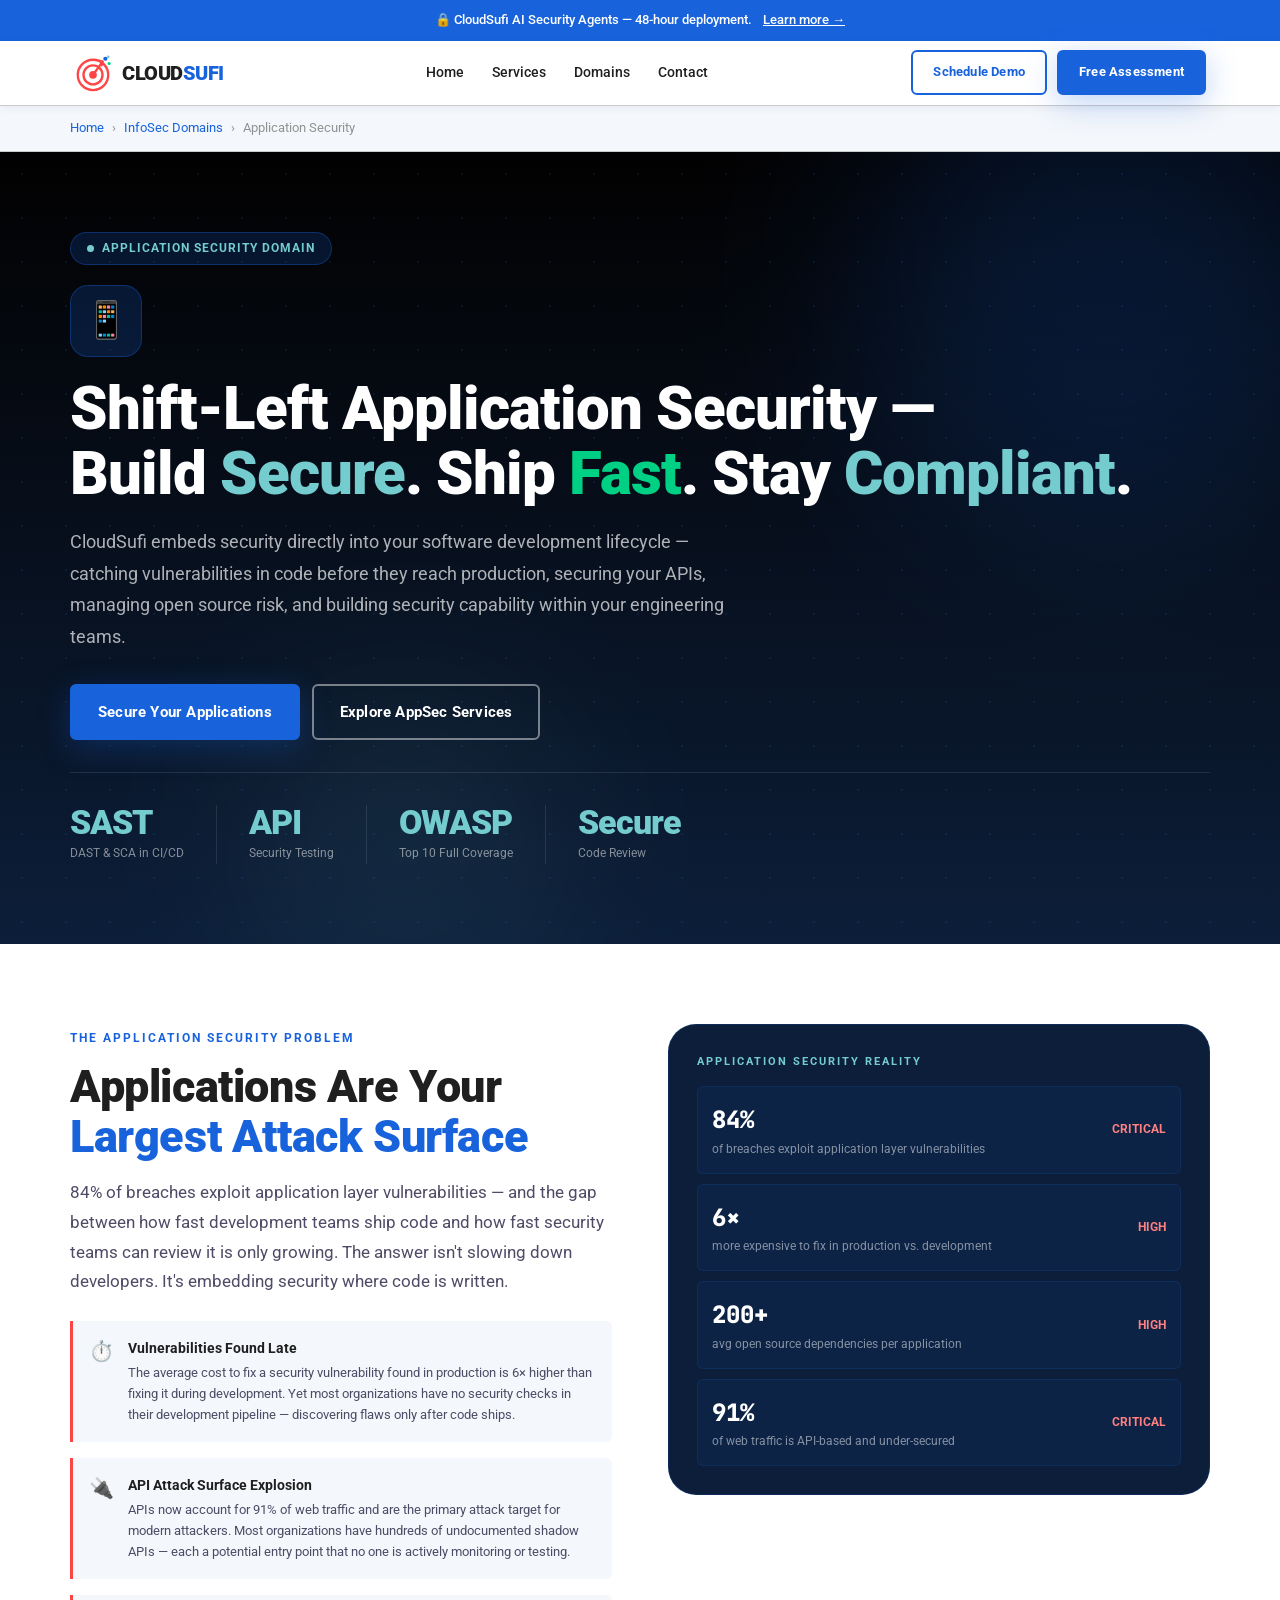
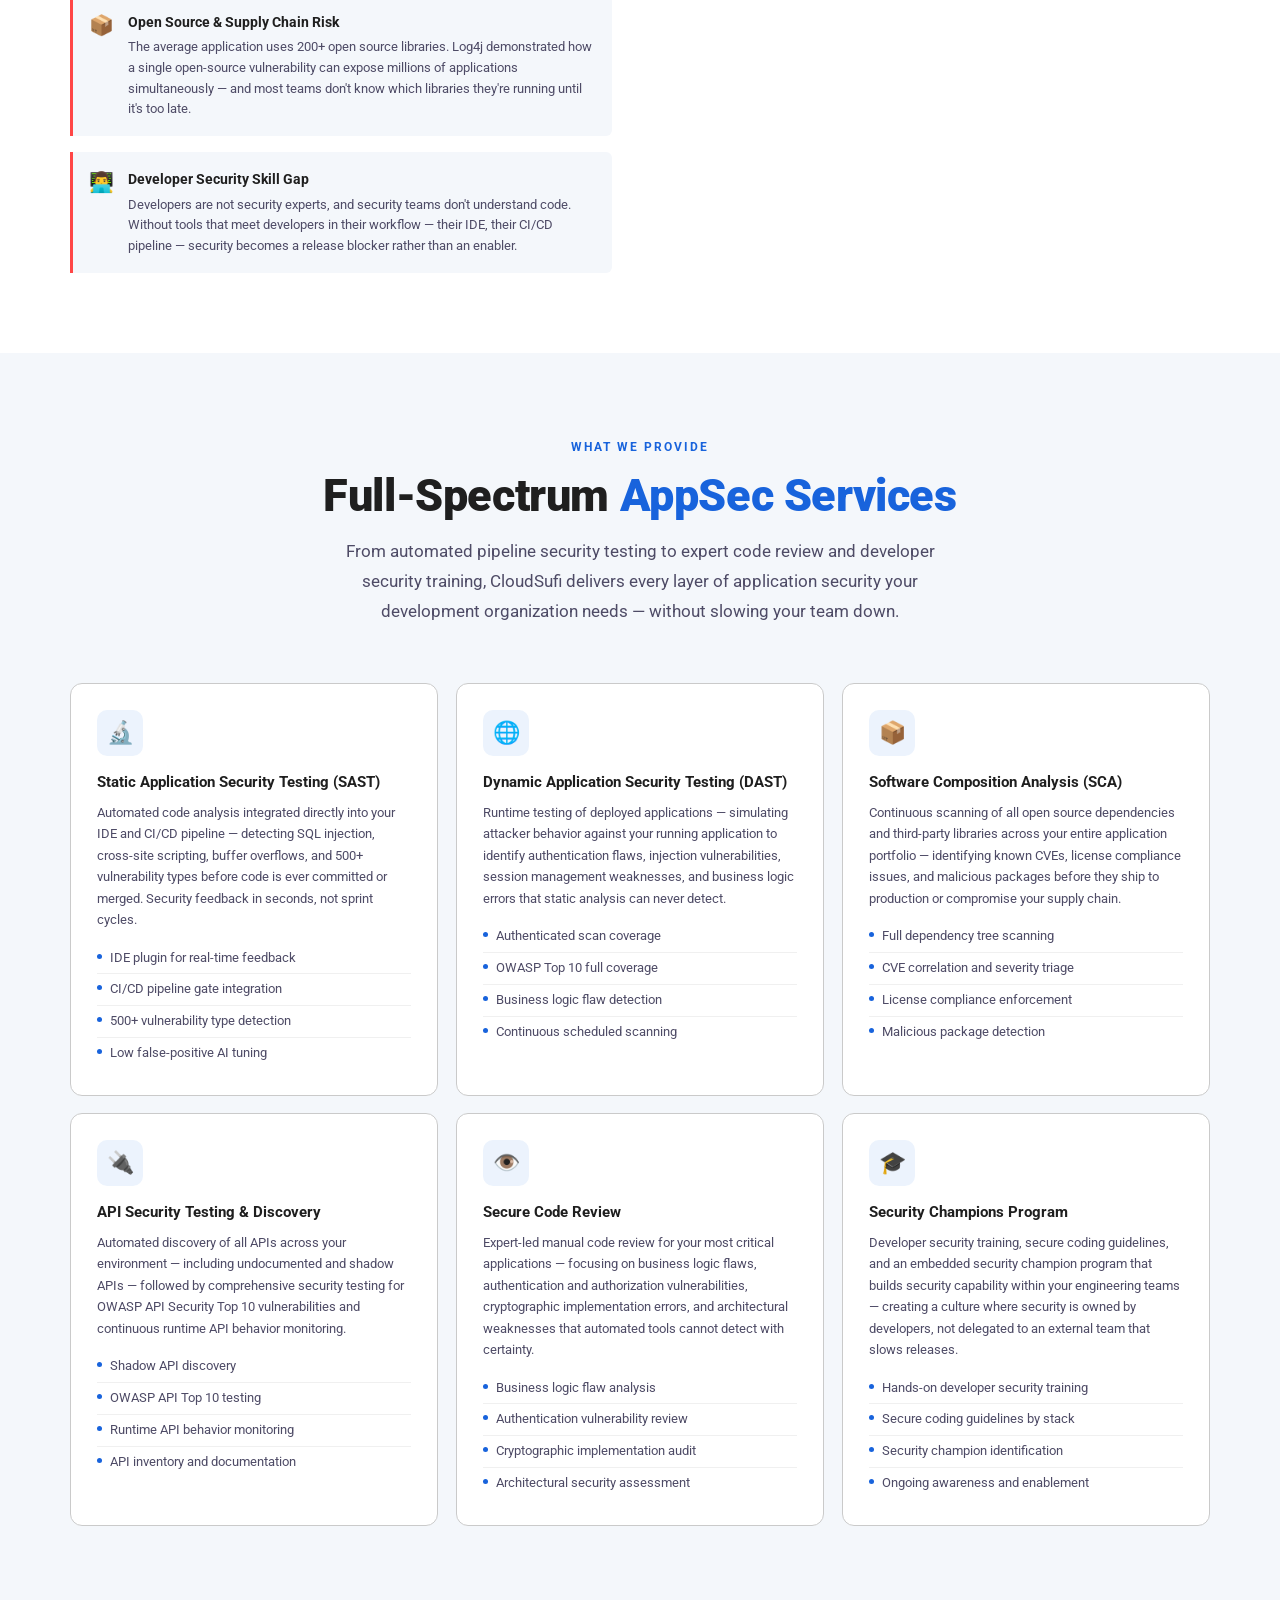
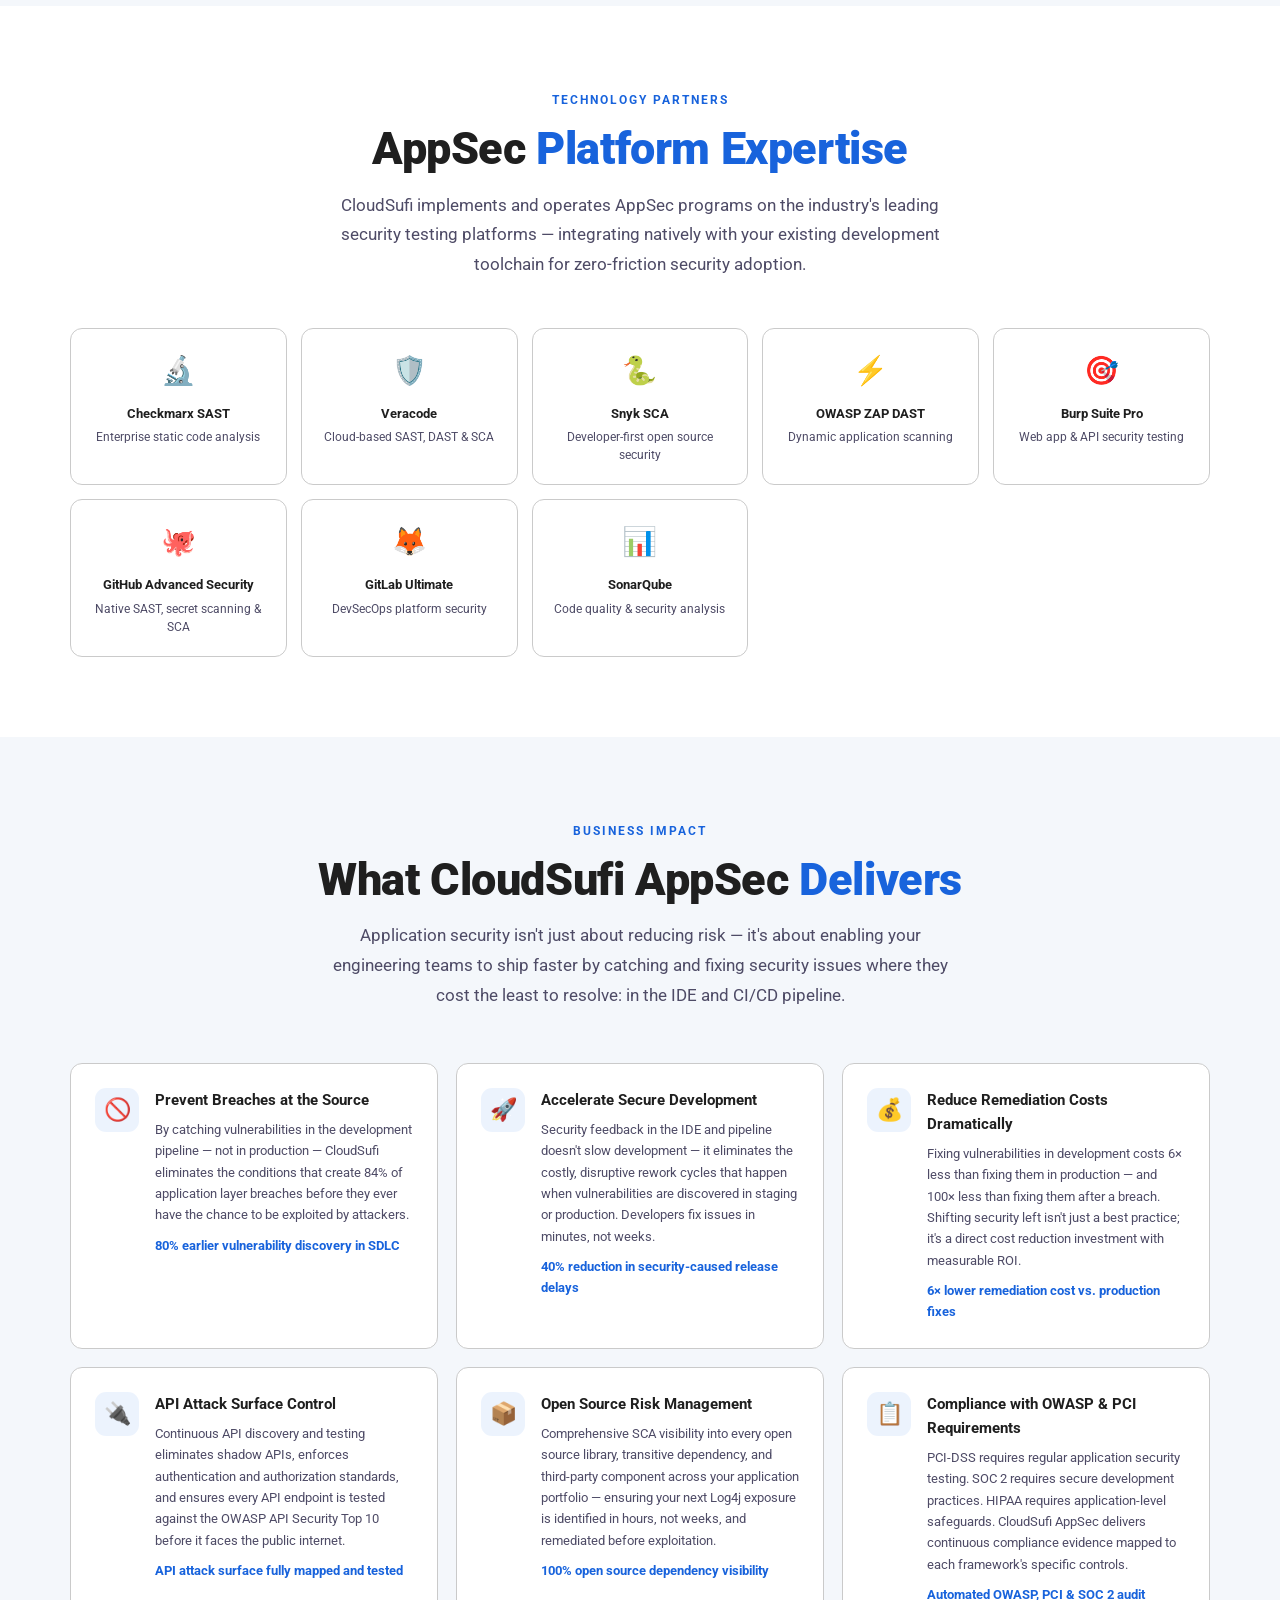
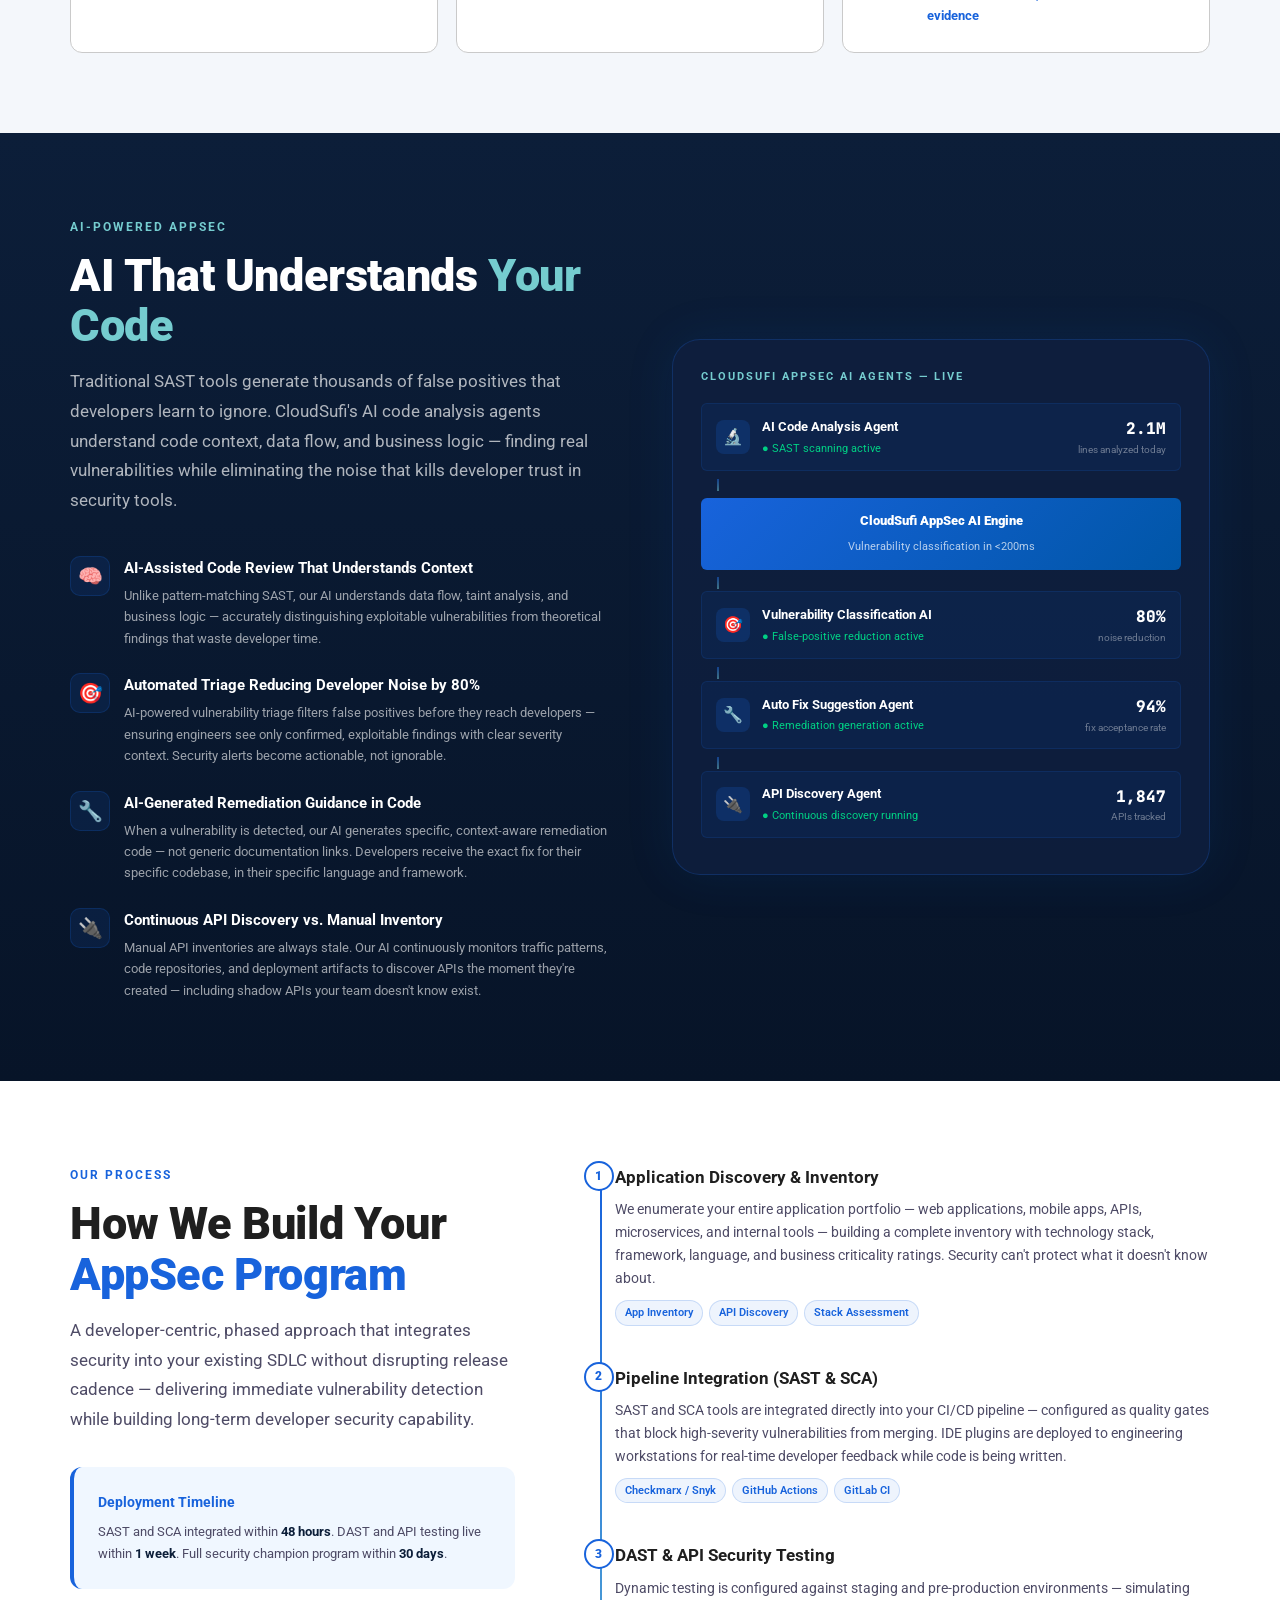
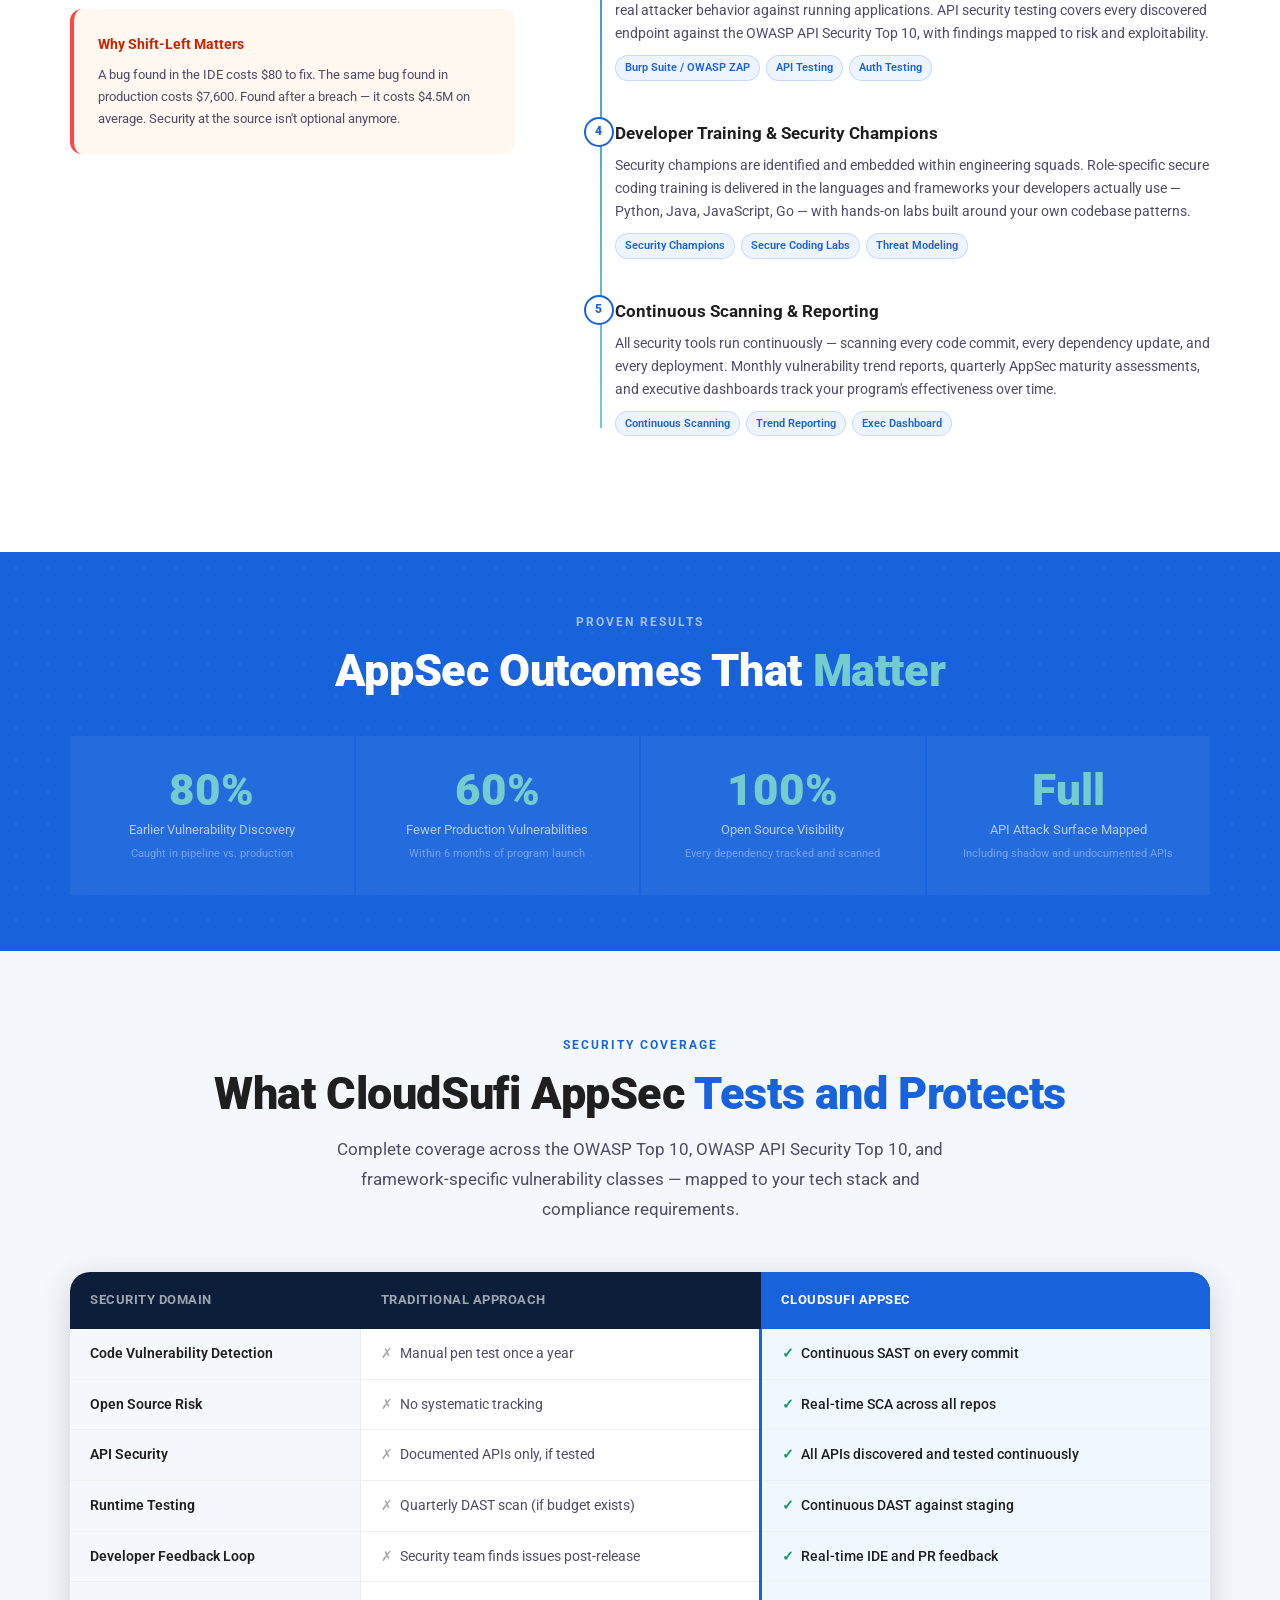
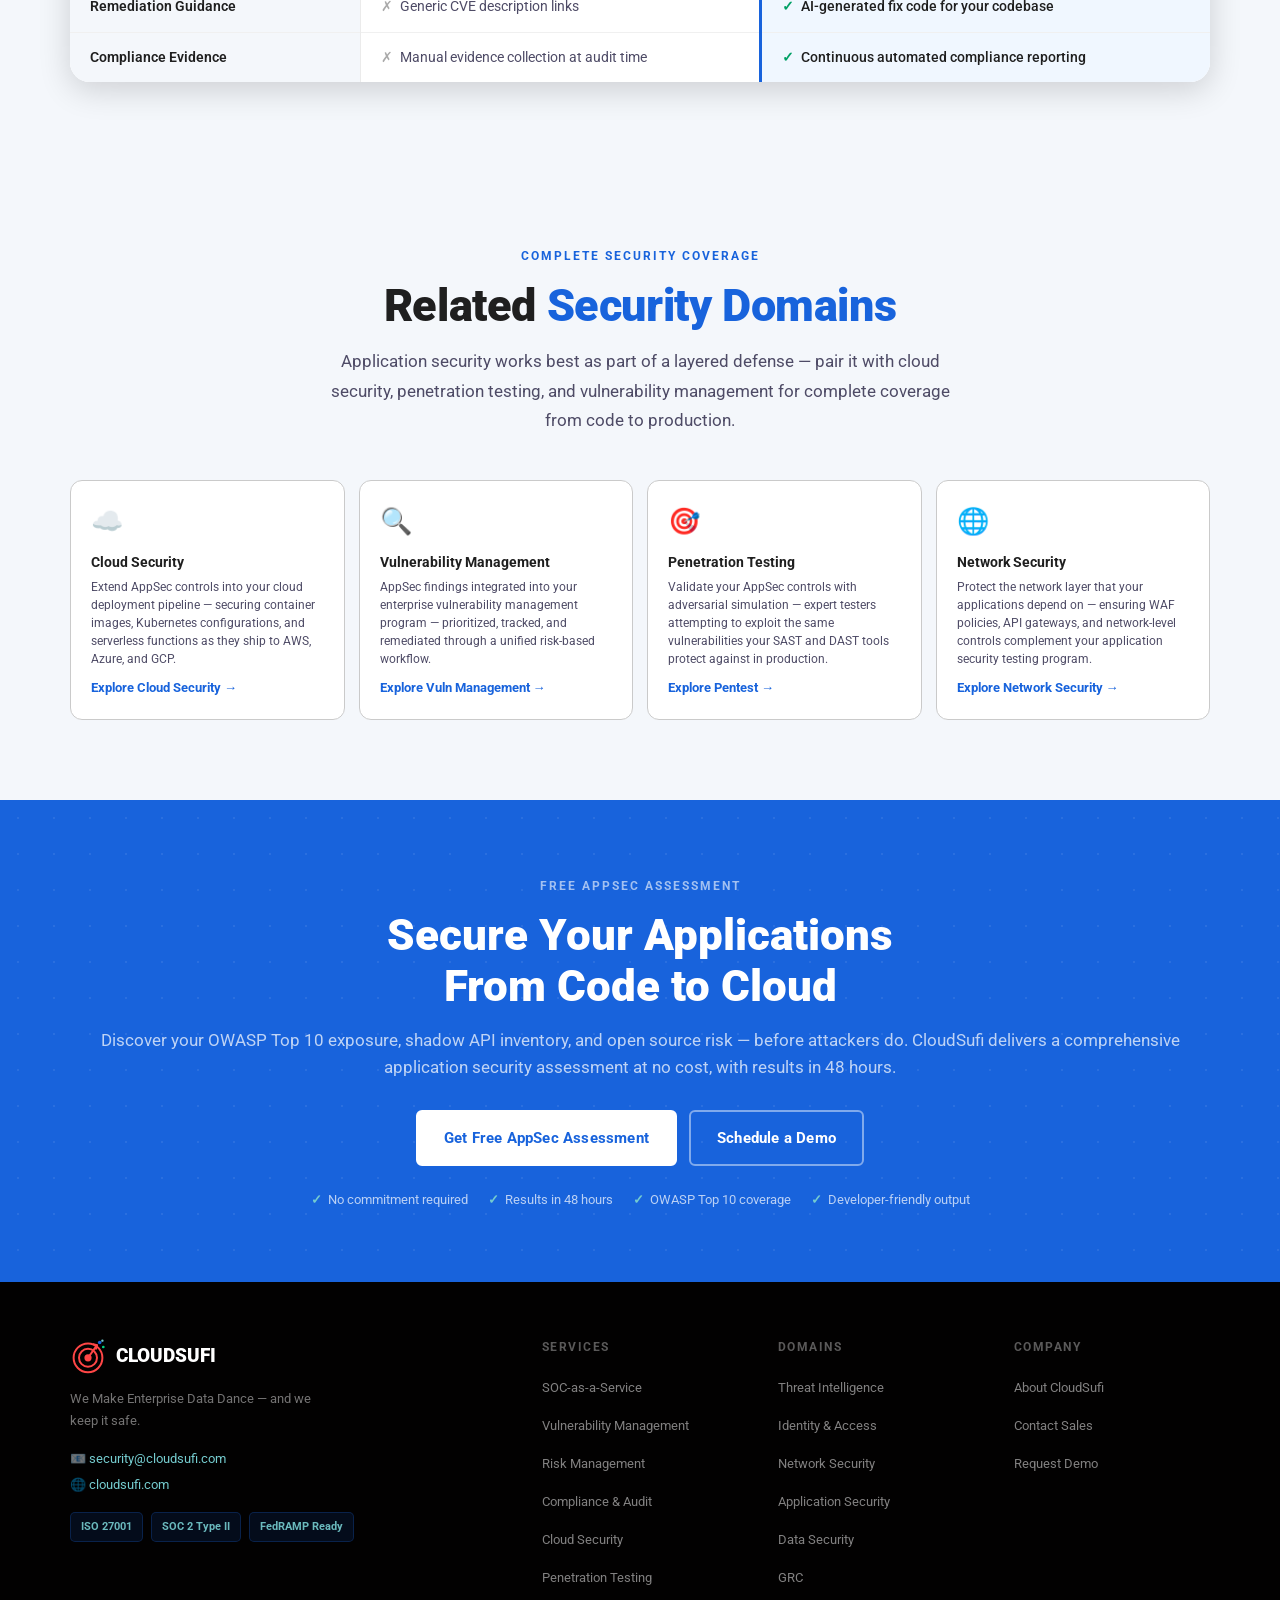
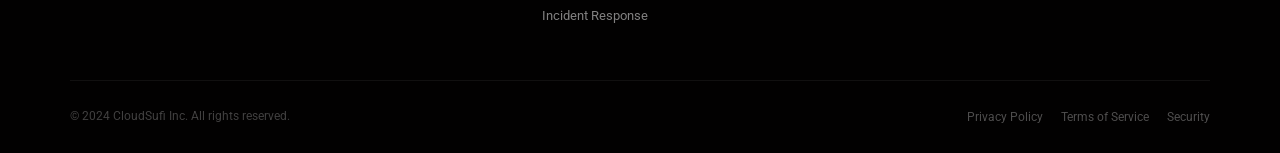
<file: appsec.html>
<!DOCTYPE html><html lang="en"><head>
<meta charset="UTF-8"/><meta name="viewport" content="width=device-width,initial-scale=1.0"/>
<title>Application Security (AppSec) | CloudSufi InfoSec</title>
<link rel="preconnect" href="https://fonts.googleapis.com"/>
<link rel="preconnect" href="https://fonts.gstatic.com" crossorigin/>
<link href="https://fonts.googleapis.com/css2?family=Roboto:wght@300;400;500;700;900&family=JetBrains+Mono:wght@400;500&display=swap" rel="stylesheet"/>
<link rel="stylesheet" href="shared.css"/>
</head><body>

<!-- TOP BANNER -->
<div class="top-banner"><div class="container"><p>🔒 CloudSufi AI Security Agents — 48-hour deployment. <a href="index.html">Learn more →</a></p></div></div>

<!-- NAV -->
<nav class="nav"><div class="container"><div class="nav-inner">
  <a href="index.html" class="nav-logo">
    <svg class="logo-icon" width="40" height="40" viewBox="0 0 40 40" fill="none"><circle cx="20" cy="22" r="16" stroke="#FF4646" stroke-width="2.5"/><circle cx="20" cy="22" r="10" stroke="#FF4646" stroke-width="2.5"/><circle cx="20" cy="22" r="4" fill="#FF4646"/><line x1="20" y1="22" x2="30" y2="8" stroke="#FF4646" stroke-width="2.5" stroke-linecap="round"/><polyline points="26,7 30,8 29,12" stroke="#FF4646" stroke-width="2.5" stroke-linecap="round" stroke-linejoin="round"/><circle cx="33" cy="5" r="2.2" fill="#1863DC"/><circle cx="37" cy="10" r="1.6" fill="#00D084"/><circle cx="36" cy="3" r="1.4" fill="#75CCCF"/></svg>
    <span class="logo-wordmark">CLOUD<span>SUFI</span></span>
  </a>
  <div class="nav-links"><a href="index.html">Home</a><a href="index.html#services">Services</a><a href="index.html#domains">Domains</a><a href="index.html#contact">Contact</a></div>
  <div class="nav-cta">
    <a href="index.html#contact" class="btn btn-outline-blue" style="padding:10px 20px;font-size:13px;">Schedule Demo</a>
    <a href="index.html#contact" class="btn btn-primary" style="padding:10px 20px;font-size:13px;">Free Assessment</a>
  
    <button class="nav-hamburger" id="navHamburger" aria-label="Toggle navigation menu" aria-expanded="false"><span></span><span></span><span></span></button>
</div></div>
  <div class="nav-mobile" id="navMobile">
    <a href="index.html">Home</a>
    <a href="index.html#services">Services</a>
    <a href="index.html#domains">All Domains</a>
    <a href="index.html#ai-twin">AI Digital Twin</a>
    <a href="index.html#comparison">Compare</a>
    <a href="index.html#contact">Contact</a>
    <div class="nm-cta">
      <a href="index.html#contact" class="btn btn-outline-blue">Schedule Demo</a>
      <a href="index.html#contact" class="btn btn-primary">Free Assessment</a>
    </div>
  </div>
</nav>

<!-- BREADCRUMB -->
<div class="breadcrumb"><div class="container">
  <div class="breadcrumb-inner">
    <a href="index.html">Home</a>
    <span class="breadcrumb-sep">›</span>
    <a href="index.html#domains">InfoSec Domains</a>
    <span class="breadcrumb-sep">›</span>
    <span>Application Security</span>
  </div>
</div></div>

<!-- HERO -->
<section class="domain-hero">
  <div class="hero-orb orb-1"></div>
  <div class="hero-orb orb-2"></div>
  <div class="container">
    <div class="hero-body">
      <div class="hero-eyebrow"><span class="pulse"></span> Application Security Domain</div>
      <div class="hero-icon-wrap">📱</div>
      <h1 class="h1">Shift-Left Application Security —<br>Build <em style="color:#75CCCF;font-style:normal;">Secure</em>. Ship <em style="color:#00D084;font-style:normal;">Fast</em>. Stay <em style="color:#75CCCF;font-style:normal;">Compliant</em>.</h1>
      <p class="hero-desc">CloudSufi embeds security directly into your software development lifecycle — catching vulnerabilities in code before they reach production, securing your APIs, managing open source risk, and building security capability within your engineering teams.</p>
      <div class="hero-actions">
        <a href="index.html#contact" class="btn btn-primary">Secure Your Applications</a>
        <a href="#provide" class="btn btn-outline-white">Explore AppSec Services</a>
      </div>
      <div class="hero-stats">
        <div class="hero-stat">
          <div class="stat-num"><em>SAST</em></div>
          <div class="stat-lbl">DAST &amp; SCA in CI/CD</div>
        </div>
        <div class="hero-stat">
          <div class="stat-num"><em>API</em></div>
          <div class="stat-lbl">Security Testing</div>
        </div>
        <div class="hero-stat">
          <div class="stat-num"><em>OWASP</em></div>
          <div class="stat-lbl">Top 10 Full Coverage</div>
        </div>
        <div class="hero-stat">
          <div class="stat-num"><em>Secure</em></div>
          <div class="stat-lbl">Code Review</div>
        </div>
      </div>
    </div>
  </div>
</section>

<!-- CHALLENGE -->
<section class="section challenge-section" id="challenge">
  <div class="container">
    <div class="challenge-grid">
      <div>
        <div class="label">The Application Security Problem</div>
        <h2 class="h2">Applications Are Your <em>Largest Attack Surface</em></h2>
        <p class="sub" style="margin-bottom:8px;">84% of breaches exploit application layer vulnerabilities — and the gap between how fast development teams ship code and how fast security teams can review it is only growing. The answer isn't slowing down developers. It's embedding security where code is written.</p>
        <div class="challenge-points">
          <div class="challenge-point">
            <div class="cp-icon">⏱️</div>
            <div>
              <div class="cp-title">Vulnerabilities Found Late</div>
              <div class="cp-desc">The average cost to fix a security vulnerability found in production is 6× higher than fixing it during development. Yet most organizations have no security checks in their development pipeline — discovering flaws only after code ships.</div>
            </div>
          </div>
          <div class="challenge-point">
            <div class="cp-icon">🔌</div>
            <div>
              <div class="cp-title">API Attack Surface Explosion</div>
              <div class="cp-desc">APIs now account for 91% of web traffic and are the primary attack target for modern attackers. Most organizations have hundreds of undocumented shadow APIs — each a potential entry point that no one is actively monitoring or testing.</div>
            </div>
          </div>
          <div class="challenge-point">
            <div class="cp-icon">📦</div>
            <div>
              <div class="cp-title">Open Source &amp; Supply Chain Risk</div>
              <div class="cp-desc">The average application uses 200+ open source libraries. Log4j demonstrated how a single open-source vulnerability can expose millions of applications simultaneously — and most teams don't know which libraries they're running until it's too late.</div>
            </div>
          </div>
          <div class="challenge-point">
            <div class="cp-icon">👨‍💻</div>
            <div>
              <div class="cp-title">Developer Security Skill Gap</div>
              <div class="cp-desc">Developers are not security experts, and security teams don't understand code. Without tools that meet developers in their workflow — their IDE, their CI/CD pipeline — security becomes a release blocker rather than an enabler.</div>
            </div>
          </div>
        </div>
      </div>
      <div>
        <div class="challenge-visual">
          <div class="cv-label">Application Security Reality</div>
          <div class="cv-stat">
            <div>
              <div class="cv-val">84%</div>
              <div class="cv-lbl">of breaches exploit application layer vulnerabilities</div>
            </div>
            <div class="cv-bad">CRITICAL</div>
          </div>
          <div class="cv-stat">
            <div>
              <div class="cv-val">6×</div>
              <div class="cv-lbl">more expensive to fix in production vs. development</div>
            </div>
            <div class="cv-bad">HIGH</div>
          </div>
          <div class="cv-stat">
            <div>
              <div class="cv-val">200+</div>
              <div class="cv-lbl">avg open source dependencies per application</div>
            </div>
            <div class="cv-bad">HIGH</div>
          </div>
          <div class="cv-stat">
            <div>
              <div class="cv-val">91%</div>
              <div class="cv-lbl">of web traffic is API-based and under-secured</div>
            </div>
            <div class="cv-bad">CRITICAL</div>
          </div>
        </div>
      </div>
    </div>
  </div>
</section>

<!-- WHAT WE PROVIDE -->
<section class="section provide-section" id="provide">
  <div class="container">
    <div class="text-center" style="margin-bottom:56px;">
      <div class="label">What We Provide</div>
      <h2 class="h2">Full-Spectrum <em>AppSec Services</em></h2>
      <p class="sub sub-center">From automated pipeline security testing to expert code review and developer security training, CloudSufi delivers every layer of application security your development organization needs — without slowing your team down.</p>
    </div>
    <div class="provide-grid">

      <div class="provide-card reveal">
        <div class="provide-icon">🔬</div>
        <div class="provide-title">Static Application Security Testing (SAST)</div>
        <div class="provide-desc">Automated code analysis integrated directly into your IDE and CI/CD pipeline — detecting SQL injection, cross-site scripting, buffer overflows, and 500+ vulnerability types before code is ever committed or merged. Security feedback in seconds, not sprint cycles.</div>
        <ul class="provide-list">
          <li>IDE plugin for real-time feedback</li>
          <li>CI/CD pipeline gate integration</li>
          <li>500+ vulnerability type detection</li>
          <li>Low false-positive AI tuning</li>
        </ul>
      </div>

      <div class="provide-card reveal">
        <div class="provide-icon">🌐</div>
        <div class="provide-title">Dynamic Application Security Testing (DAST)</div>
        <div class="provide-desc">Runtime testing of deployed applications — simulating attacker behavior against your running application to identify authentication flaws, injection vulnerabilities, session management weaknesses, and business logic errors that static analysis can never detect.</div>
        <ul class="provide-list">
          <li>Authenticated scan coverage</li>
          <li>OWASP Top 10 full coverage</li>
          <li>Business logic flaw detection</li>
          <li>Continuous scheduled scanning</li>
        </ul>
      </div>

      <div class="provide-card reveal">
        <div class="provide-icon">📦</div>
        <div class="provide-title">Software Composition Analysis (SCA)</div>
        <div class="provide-desc">Continuous scanning of all open source dependencies and third-party libraries across your entire application portfolio — identifying known CVEs, license compliance issues, and malicious packages before they ship to production or compromise your supply chain.</div>
        <ul class="provide-list">
          <li>Full dependency tree scanning</li>
          <li>CVE correlation and severity triage</li>
          <li>License compliance enforcement</li>
          <li>Malicious package detection</li>
        </ul>
      </div>

      <div class="provide-card reveal">
        <div class="provide-icon">🔌</div>
        <div class="provide-title">API Security Testing &amp; Discovery</div>
        <div class="provide-desc">Automated discovery of all APIs across your environment — including undocumented and shadow APIs — followed by comprehensive security testing for OWASP API Security Top 10 vulnerabilities and continuous runtime API behavior monitoring.</div>
        <ul class="provide-list">
          <li>Shadow API discovery</li>
          <li>OWASP API Top 10 testing</li>
          <li>Runtime API behavior monitoring</li>
          <li>API inventory and documentation</li>
        </ul>
      </div>

      <div class="provide-card reveal">
        <div class="provide-icon">👁️</div>
        <div class="provide-title">Secure Code Review</div>
        <div class="provide-desc">Expert-led manual code review for your most critical applications — focusing on business logic flaws, authentication and authorization vulnerabilities, cryptographic implementation errors, and architectural weaknesses that automated tools cannot detect with certainty.</div>
        <ul class="provide-list">
          <li>Business logic flaw analysis</li>
          <li>Authentication vulnerability review</li>
          <li>Cryptographic implementation audit</li>
          <li>Architectural security assessment</li>
        </ul>
      </div>

      <div class="provide-card reveal">
        <div class="provide-icon">🎓</div>
        <div class="provide-title">Security Champions Program</div>
        <div class="provide-desc">Developer security training, secure coding guidelines, and an embedded security champion program that builds security capability within your engineering teams — creating a culture where security is owned by developers, not delegated to an external team that slows releases.</div>
        <ul class="provide-list">
          <li>Hands-on developer security training</li>
          <li>Secure coding guidelines by stack</li>
          <li>Security champion identification</li>
          <li>Ongoing awareness and enablement</li>
        </ul>
      </div>

    </div>
  </div>
</section>

<!-- CAPABILITIES -->
<section class="section cap-section" id="capabilities">
  <div class="container">
    <div class="text-center" style="margin-bottom:48px;">
      <div class="label">Technology Partners</div>
      <h2 class="h2">AppSec <em>Platform Expertise</em></h2>
      <p class="sub sub-center">CloudSufi implements and operates AppSec programs on the industry's leading security testing platforms — integrating natively with your existing development toolchain for zero-friction security adoption.</p>
    </div>
    <div class="cap-grid">
      <div class="cap-item reveal">
        <div class="cap-icon">🔬</div>
        <div class="cap-name">Checkmarx SAST</div>
        <div class="cap-sub">Enterprise static code analysis</div>
      </div>
      <div class="cap-item reveal">
        <div class="cap-icon">🛡️</div>
        <div class="cap-name">Veracode</div>
        <div class="cap-sub">Cloud-based SAST, DAST &amp; SCA</div>
      </div>
      <div class="cap-item reveal">
        <div class="cap-icon">🐍</div>
        <div class="cap-name">Snyk SCA</div>
        <div class="cap-sub">Developer-first open source security</div>
      </div>
      <div class="cap-item reveal">
        <div class="cap-icon">⚡</div>
        <div class="cap-name">OWASP ZAP DAST</div>
        <div class="cap-sub">Dynamic application scanning</div>
      </div>
      <div class="cap-item reveal">
        <div class="cap-icon">🎯</div>
        <div class="cap-name">Burp Suite Pro</div>
        <div class="cap-sub">Web app &amp; API security testing</div>
      </div>
      <div class="cap-item reveal">
        <div class="cap-icon">🐙</div>
        <div class="cap-name">GitHub Advanced Security</div>
        <div class="cap-sub">Native SAST, secret scanning &amp; SCA</div>
      </div>
      <div class="cap-item reveal">
        <div class="cap-icon">🦊</div>
        <div class="cap-name">GitLab Ultimate</div>
        <div class="cap-sub">DevSecOps platform security</div>
      </div>
      <div class="cap-item reveal">
        <div class="cap-icon">📊</div>
        <div class="cap-name">SonarQube</div>
        <div class="cap-sub">Code quality &amp; security analysis</div>
      </div>
    </div>
  </div>
</section>

<!-- BENEFITS -->
<section class="section benefits-section" id="benefits">
  <div class="container">
    <div class="text-center" style="margin-bottom:52px;">
      <div class="label">Business Impact</div>
      <h2 class="h2">What CloudSufi AppSec <em>Delivers</em></h2>
      <p class="sub sub-center">Application security isn't just about reducing risk — it's about enabling your engineering teams to ship faster by catching and fixing security issues where they cost the least to resolve: in the IDE and CI/CD pipeline.</p>
    </div>
    <div class="benefits-grid">

      <div class="benefit-card reveal">
        <div class="benefit-icon">🚫</div>
        <div>
          <div class="benefit-title">Prevent Breaches at the Source</div>
          <div class="benefit-desc">By catching vulnerabilities in the development pipeline — not in production — CloudSufi eliminates the conditions that create 84% of application layer breaches before they ever have the chance to be exploited by attackers.</div>
          <span class="benefit-metric">80% earlier vulnerability discovery in SDLC</span>
        </div>
      </div>

      <div class="benefit-card reveal">
        <div class="benefit-icon">🚀</div>
        <div>
          <div class="benefit-title">Accelerate Secure Development</div>
          <div class="benefit-desc">Security feedback in the IDE and pipeline doesn't slow development — it eliminates the costly, disruptive rework cycles that happen when vulnerabilities are discovered in staging or production. Developers fix issues in minutes, not weeks.</div>
          <span class="benefit-metric">40% reduction in security-caused release delays</span>
        </div>
      </div>

      <div class="benefit-card reveal">
        <div class="benefit-icon">💰</div>
        <div>
          <div class="benefit-title">Reduce Remediation Costs Dramatically</div>
          <div class="benefit-desc">Fixing vulnerabilities in development costs 6× less than fixing them in production — and 100× less than fixing them after a breach. Shifting security left isn't just a best practice; it's a direct cost reduction investment with measurable ROI.</div>
          <span class="benefit-metric">6× lower remediation cost vs. production fixes</span>
        </div>
      </div>

      <div class="benefit-card reveal">
        <div class="benefit-icon">🔌</div>
        <div>
          <div class="benefit-title">API Attack Surface Control</div>
          <div class="benefit-desc">Continuous API discovery and testing eliminates shadow APIs, enforces authentication and authorization standards, and ensures every API endpoint is tested against the OWASP API Security Top 10 before it faces the public internet.</div>
          <span class="benefit-metric">API attack surface fully mapped and tested</span>
        </div>
      </div>

      <div class="benefit-card reveal">
        <div class="benefit-icon">📦</div>
        <div>
          <div class="benefit-title">Open Source Risk Management</div>
          <div class="benefit-desc">Comprehensive SCA visibility into every open source library, transitive dependency, and third-party component across your application portfolio — ensuring your next Log4j exposure is identified in hours, not weeks, and remediated before exploitation.</div>
          <span class="benefit-metric">100% open source dependency visibility</span>
        </div>
      </div>

      <div class="benefit-card reveal">
        <div class="benefit-icon">📋</div>
        <div>
          <div class="benefit-title">Compliance with OWASP &amp; PCI Requirements</div>
          <div class="benefit-desc">PCI-DSS requires regular application security testing. SOC 2 requires secure development practices. HIPAA requires application-level safeguards. CloudSufi AppSec delivers continuous compliance evidence mapped to each framework's specific controls.</div>
          <span class="benefit-metric">Automated OWASP, PCI &amp; SOC 2 audit evidence</span>
        </div>
      </div>

    </div>
  </div>
</section>

<!-- AI ADVANTAGE -->
<section class="section ai-section" id="ai">
  <div class="container">
    <div class="ai-layout">
      <div>
        <div class="label label-light">AI-Powered AppSec</div>
        <h2 class="h2 h2-white">AI That Understands <em>Your Code</em></h2>
        <p class="sub sub-white" style="margin-bottom:40px;">Traditional SAST tools generate thousands of false positives that developers learn to ignore. CloudSufi's AI code analysis agents understand code context, data flow, and business logic — finding real vulnerabilities while eliminating the noise that kills developer trust in security tools.</p>
        <div class="ai-points">
          <div class="ai-point">
            <div class="ai-point-icon">🧠</div>
            <div>
              <div class="ai-point-title">AI-Assisted Code Review That Understands Context</div>
              <div class="ai-point-desc">Unlike pattern-matching SAST, our AI understands data flow, taint analysis, and business logic — accurately distinguishing exploitable vulnerabilities from theoretical findings that waste developer time.</div>
            </div>
          </div>
          <div class="ai-point">
            <div class="ai-point-icon">🎯</div>
            <div>
              <div class="ai-point-title">Automated Triage Reducing Developer Noise by 80%</div>
              <div class="ai-point-desc">AI-powered vulnerability triage filters false positives before they reach developers — ensuring engineers see only confirmed, exploitable findings with clear severity context. Security alerts become actionable, not ignorable.</div>
            </div>
          </div>
          <div class="ai-point">
            <div class="ai-point-icon">🔧</div>
            <div>
              <div class="ai-point-title">AI-Generated Remediation Guidance in Code</div>
              <div class="ai-point-desc">When a vulnerability is detected, our AI generates specific, context-aware remediation code — not generic documentation links. Developers receive the exact fix for their specific codebase, in their specific language and framework.</div>
            </div>
          </div>
          <div class="ai-point">
            <div class="ai-point-icon">🔌</div>
            <div>
              <div class="ai-point-title">Continuous API Discovery vs. Manual Inventory</div>
              <div class="ai-point-desc">Manual API inventories are always stale. Our AI continuously monitors traffic patterns, code repositories, and deployment artifacts to discover APIs the moment they're created — including shadow APIs your team doesn't know exist.</div>
            </div>
          </div>
        </div>
      </div>
      <div>
        <div class="ai-panel">
          <div class="ai-panel-label">CloudSufi AppSec AI Agents — Live</div>

          <div class="ai-row">
            <div class="ai-row-icon">🔬</div>
            <div>
              <div class="ai-row-name">AI Code Analysis Agent</div>
              <div class="ai-row-status">● SAST scanning active</div>
            </div>
            <div class="ai-row-val">
              <div class="v">2.1M</div>
              <div class="l">lines analyzed today</div>
            </div>
          </div>
          <div class="ai-divider"></div>

          <div class="ai-core">
            <strong>CloudSufi AppSec AI Engine</strong>
            <span>Vulnerability classification in &lt;200ms</span>
          </div>
          <div class="ai-divider"></div>

          <div class="ai-row">
            <div class="ai-row-icon">🎯</div>
            <div>
              <div class="ai-row-name">Vulnerability Classification AI</div>
              <div class="ai-row-status">● False-positive reduction active</div>
            </div>
            <div class="ai-row-val">
              <div class="v">80%</div>
              <div class="l">noise reduction</div>
            </div>
          </div>
          <div class="ai-divider"></div>

          <div class="ai-row">
            <div class="ai-row-icon">🔧</div>
            <div>
              <div class="ai-row-name">Auto Fix Suggestion Agent</div>
              <div class="ai-row-status">● Remediation generation active</div>
            </div>
            <div class="ai-row-val">
              <div class="v">94%</div>
              <div class="l">fix acceptance rate</div>
            </div>
          </div>
          <div class="ai-divider"></div>

          <div class="ai-row">
            <div class="ai-row-icon">🔌</div>
            <div>
              <div class="ai-row-name">API Discovery Agent</div>
              <div class="ai-row-status">● Continuous discovery running</div>
            </div>
            <div class="ai-row-val">
              <div class="v">1,847</div>
              <div class="l">APIs tracked</div>
            </div>
          </div>

        </div>
      </div>
    </div>
  </div>
</section>

<!-- METHODOLOGY -->
<section class="section method-section" id="methodology">
  <div class="container">
    <div style="display:grid;grid-template-columns:1fr 1.4fr;gap:72px;align-items:start;">
      <div>
        <div class="label">Our Process</div>
        <h2 class="h2">How We Build Your <em>AppSec Program</em></h2>
        <p class="sub">A developer-centric, phased approach that integrates security into your existing SDLC without disrupting release cadence — delivering immediate vulnerability detection while building long-term developer security capability.</p>
        <div style="margin-top:32px;padding:24px;background:#F0F7FF;border-radius:12px;border-left:4px solid #1863DC;">
          <div style="font-size:14px;font-weight:700;color:#1863DC;margin-bottom:8px;">Deployment Timeline</div>
          <div style="font-size:13px;color:#4E4B66;line-height:1.7;">SAST and SCA integrated within <strong style="color:#0C1E39;">48 hours</strong>. DAST and API testing live within <strong style="color:#0C1E39;">1 week</strong>. Full security champion program within <strong style="color:#0C1E39;">30 days</strong>.</div>
        </div>
        <div style="margin-top:20px;padding:24px;background:#FFF8F0;border-radius:12px;border-left:4px solid #FF4646;">
          <div style="font-size:14px;font-weight:700;color:#CC2200;margin-bottom:8px;">Why Shift-Left Matters</div>
          <div style="font-size:13px;color:#4E4B66;line-height:1.7;">A bug found in the IDE costs $80 to fix. The same bug found in production costs $7,600. Found after a breach — it costs $4.5M on average. Security at the source isn't optional anymore.</div>
        </div>
      </div>
      <div class="method-steps">

        <div class="method-step">
          <div class="ms-num">1</div>
          <div>
            <div class="ms-title">Application Discovery &amp; Inventory</div>
            <div class="ms-desc">We enumerate your entire application portfolio — web applications, mobile apps, APIs, microservices, and internal tools — building a complete inventory with technology stack, framework, language, and business criticality ratings. Security can't protect what it doesn't know about.</div>
            <div class="ms-tags">
              <span class="tag">App Inventory</span>
              <span class="tag">API Discovery</span>
              <span class="tag">Stack Assessment</span>
            </div>
          </div>
        </div>

        <div class="method-step">
          <div class="ms-num">2</div>
          <div>
            <div class="ms-title">Pipeline Integration (SAST &amp; SCA)</div>
            <div class="ms-desc">SAST and SCA tools are integrated directly into your CI/CD pipeline — configured as quality gates that block high-severity vulnerabilities from merging. IDE plugins are deployed to engineering workstations for real-time developer feedback while code is being written.</div>
            <div class="ms-tags">
              <span class="tag">Checkmarx / Snyk</span>
              <span class="tag">GitHub Actions</span>
              <span class="tag">GitLab CI</span>
            </div>
          </div>
        </div>

        <div class="method-step">
          <div class="ms-num">3</div>
          <div>
            <div class="ms-title">DAST &amp; API Security Testing</div>
            <div class="ms-desc">Dynamic testing is configured against staging and pre-production environments — simulating real attacker behavior against running applications. API security testing covers every discovered endpoint against the OWASP API Security Top 10, with findings mapped to risk and exploitability.</div>
            <div class="ms-tags">
              <span class="tag">Burp Suite / OWASP ZAP</span>
              <span class="tag">API Testing</span>
              <span class="tag">Auth Testing</span>
            </div>
          </div>
        </div>

        <div class="method-step">
          <div class="ms-num">4</div>
          <div>
            <div class="ms-title">Developer Training &amp; Security Champions</div>
            <div class="ms-desc">Security champions are identified and embedded within engineering squads. Role-specific secure coding training is delivered in the languages and frameworks your developers actually use — Python, Java, JavaScript, Go — with hands-on labs built around your own codebase patterns.</div>
            <div class="ms-tags">
              <span class="tag">Security Champions</span>
              <span class="tag">Secure Coding Labs</span>
              <span class="tag">Threat Modeling</span>
            </div>
          </div>
        </div>

        <div class="method-step">
          <div class="ms-num">5</div>
          <div>
            <div class="ms-title">Continuous Scanning &amp; Reporting</div>
            <div class="ms-desc">All security tools run continuously — scanning every code commit, every dependency update, and every deployment. Monthly vulnerability trend reports, quarterly AppSec maturity assessments, and executive dashboards track your program's effectiveness over time.</div>
            <div class="ms-tags">
              <span class="tag">Continuous Scanning</span>
              <span class="tag">Trend Reporting</span>
              <span class="tag">Exec Dashboard</span>
            </div>
          </div>
        </div>

      </div>
    </div>
  </div>
</section>

<!-- OUTCOMES -->
<section class="outcomes-band">
  <div class="container">
    <div class="text-center" style="margin-bottom:40px;position:relative;z-index:2;">
      <div class="label label-white">Proven Results</div>
      <h2 class="h2 h2-white" style="margin-bottom:0;">AppSec Outcomes That <em>Matter</em></h2>
    </div>
    <div class="outcomes-grid">
      <div class="outcome-cell">
        <div class="outcome-num"><span class="outcome-accent">80%</span></div>
        <div class="outcome-label">Earlier Vulnerability Discovery</div>
        <div class="outcome-sub">Caught in pipeline vs. production</div>
      </div>
      <div class="outcome-cell">
        <div class="outcome-num"><span class="outcome-accent">60%</span></div>
        <div class="outcome-label">Fewer Production Vulnerabilities</div>
        <div class="outcome-sub">Within 6 months of program launch</div>
      </div>
      <div class="outcome-cell">
        <div class="outcome-num"><span class="outcome-accent">100%</span></div>
        <div class="outcome-label">Open Source Visibility</div>
        <div class="outcome-sub">Every dependency tracked and scanned</div>
      </div>
      <div class="outcome-cell">
        <div class="outcome-num"><span class="outcome-accent">Full</span></div>
        <div class="outcome-label">API Attack Surface Mapped</div>
        <div class="outcome-sub">Including shadow and undocumented APIs</div>
      </div>
    </div>
  </div>
</section>

<!-- WHAT GETS TESTED: Quick reference table -->
<section class="section cap-section" id="coverage" style="background:#F4F7FB;">
  <div class="container">
    <div class="text-center" style="margin-bottom:48px;">
      <div class="label">Security Coverage</div>
      <h2 class="h2">What CloudSufi AppSec <em>Tests and Protects</em></h2>
      <p class="sub sub-center">Complete coverage across the OWASP Top 10, OWASP API Security Top 10, and framework-specific vulnerability classes — mapped to your tech stack and compliance requirements.</p>
    </div>
    <div class="table-scroll">
      <table class="cmp">
        <thead><tr>
          <th>Security Domain</th>
          <th>Traditional Approach</th>
          <th class="th-cs">CloudSufi AppSec</th>
        </tr></thead>
        <tbody>
          <tr>
            <td>Code Vulnerability Detection</td>
            <td class="td-trad"><span class="crs">✗</span> Manual pen test once a year</td>
            <td class="td-cs"><span class="chk">✓</span> Continuous SAST on every commit</td>
          </tr>
          <tr>
            <td>Open Source Risk</td>
            <td class="td-trad"><span class="crs">✗</span> No systematic tracking</td>
            <td class="td-cs"><span class="chk">✓</span> Real-time SCA across all repos</td>
          </tr>
          <tr>
            <td>API Security</td>
            <td class="td-trad"><span class="crs">✗</span> Documented APIs only, if tested</td>
            <td class="td-cs"><span class="chk">✓</span> All APIs discovered and tested continuously</td>
          </tr>
          <tr>
            <td>Runtime Testing</td>
            <td class="td-trad"><span class="crs">✗</span> Quarterly DAST scan (if budget exists)</td>
            <td class="td-cs"><span class="chk">✓</span> Continuous DAST against staging</td>
          </tr>
          <tr>
            <td>Developer Feedback Loop</td>
            <td class="td-trad"><span class="crs">✗</span> Security team finds issues post-release</td>
            <td class="td-cs"><span class="chk">✓</span> Real-time IDE and PR feedback</td>
          </tr>
          <tr>
            <td>Remediation Guidance</td>
            <td class="td-trad"><span class="crs">✗</span> Generic CVE description links</td>
            <td class="td-cs"><span class="chk">✓</span> AI-generated fix code for your codebase</td>
          </tr>
          <tr>
            <td>Compliance Evidence</td>
            <td class="td-trad"><span class="crs">✗</span> Manual evidence collection at audit time</td>
            <td class="td-cs"><span class="chk">✓</span> Continuous automated compliance reporting</td>
          </tr>
        </tbody>
      </table>
    </div>
  </div>
</section>

<!-- RELATED SERVICES -->
<section class="section related-section" id="related">
  <div class="container">
    <div class="text-center" style="margin-bottom:44px;">
      <div class="label">Complete Security Coverage</div>
      <h2 class="h2">Related <em>Security Domains</em></h2>
      <p class="sub sub-center">Application security works best as part of a layered defense — pair it with cloud security, penetration testing, and vulnerability management for complete coverage from code to production.</p>
    </div>
    <div class="related-grid">
      <a href="cloud-security.html" class="related-card reveal">
        <div class="related-icon">☁️</div>
        <div class="related-title">Cloud Security</div>
        <div class="related-desc">Extend AppSec controls into your cloud deployment pipeline — securing container images, Kubernetes configurations, and serverless functions as they ship to AWS, Azure, and GCP.</div>
        <span class="related-link">Explore Cloud Security →</span>
      </a>
      <a href="vulnerability-management.html" class="related-card reveal">
        <div class="related-icon">🔍</div>
        <div class="related-title">Vulnerability Management</div>
        <div class="related-desc">AppSec findings integrated into your enterprise vulnerability management program — prioritized, tracked, and remediated through a unified risk-based workflow.</div>
        <span class="related-link">Explore Vuln Management →</span>
      </a>
      <a href="pentest.html" class="related-card reveal">
        <div class="related-icon">🎯</div>
        <div class="related-title">Penetration Testing</div>
        <div class="related-desc">Validate your AppSec controls with adversarial simulation — expert testers attempting to exploit the same vulnerabilities your SAST and DAST tools protect against in production.</div>
        <span class="related-link">Explore Pentest →</span>
      </a>
      <a href="network-security.html" class="related-card reveal">
        <div class="related-icon">🌐</div>
        <div class="related-title">Network Security</div>
        <div class="related-desc">Protect the network layer that your applications depend on — ensuring WAF policies, API gateways, and network-level controls complement your application security testing program.</div>
        <span class="related-link">Explore Network Security →</span>
      </a>
    </div>
  </div>
</section>

<!-- CTA -->
<section class="cta-band" id="contact">
  <div class="container">
    <div class="cta-inner">
      <div class="label label-white">Free AppSec Assessment</div>
      <div class="cta-title">Secure Your Applications<br>From Code to Cloud</div>
      <div class="cta-desc">Discover your OWASP Top 10 exposure, shadow API inventory, and open source risk — before attackers do. CloudSufi delivers a comprehensive application security assessment at no cost, with results in 48 hours.</div>
      <div class="cta-actions">
        <a href="index.html#contact" class="btn btn-white">Get Free AppSec Assessment</a>
        <a href="index.html#contact" class="btn btn-outline-white">Schedule a Demo</a>
      </div>
      <div class="cta-perks">
        <span class="cta-perk">No commitment required</span>
        <span class="cta-perk">Results in 48 hours</span>
        <span class="cta-perk">OWASP Top 10 coverage</span>
        <span class="cta-perk">Developer-friendly output</span>
      </div>
    </div>
  </div>
</section>

<!-- FOOTER -->
<footer class="footer"><div class="container">
  <div class="footer-grid">
    <div>
      <div class="footer-brand-logo">
        <svg width="36" height="36" viewBox="0 0 40 40" fill="none"><circle cx="20" cy="22" r="16" stroke="#FF4646" stroke-width="2.2"/><circle cx="20" cy="22" r="10" stroke="#FF4646" stroke-width="2.2"/><circle cx="20" cy="22" r="4" fill="#FF4646"/><line x1="20" y1="22" x2="30" y2="8" stroke="#FF4646" stroke-width="2.2" stroke-linecap="round"/><polyline points="26,7 30,8 29,12" stroke="#FF4646" stroke-width="2.2" stroke-linecap="round" stroke-linejoin="round"/><circle cx="33" cy="5" r="2" fill="#1863DC"/><circle cx="37" cy="10" r="1.5" fill="#00D084"/><circle cx="36" cy="3" r="1.3" fill="#75CCCF"/></svg>
        <span class="footer-wordmark">CLOUDSUFI</span>
      </div>
      <p class="footer-tagline">We Make Enterprise Data Dance — and we keep it safe.</p>
      <div class="footer-contact-item">📧 <a href="mailto:security@cloudsufi.com">security@cloudsufi.com</a></div>
      <div class="footer-contact-item">🌐 <a href="https://cloudsufi.com">cloudsufi.com</a></div>
      <div class="footer-certs"><span class="fcert">ISO 27001</span><span class="fcert">SOC 2 Type II</span><span class="fcert">FedRAMP Ready</span></div>
    </div>
    <div><div class="footer-h">Services</div><ul class="footer-links"><li><a href="soc.html">SOC-as-a-Service</a></li><li><a href="vulnerability-management.html">Vulnerability Management</a></li><li><a href="risk-management.html">Risk Management</a></li><li><a href="grc.html">Compliance &amp; Audit</a></li><li><a href="cloud-security.html">Cloud Security</a></li><li><a href="pentest.html">Penetration Testing</a></li><li><a href="incident-response.html">Incident Response</a></li></ul></div>
    <div><div class="footer-h">Domains</div><ul class="footer-links"><li><a href="threat-intelligence.html">Threat Intelligence</a></li><li><a href="iam.html">Identity &amp; Access</a></li><li><a href="network-security.html">Network Security</a></li><li><a href="appsec.html">Application Security</a></li><li><a href="data-security.html">Data Security</a></li><li><a href="grc.html">GRC</a></li></ul></div>
    <div><div class="footer-h">Company</div><ul class="footer-links"><li><a href="https://cloudsufi.com/about">About CloudSufi</a></li><li><a href="index.html#contact">Contact Sales</a></li><li><a href="index.html#contact">Request Demo</a></li></ul></div>
  </div>
  <div class="footer-bottom">
    <div class="footer-copy">&copy; 2024 CloudSufi Inc. All rights reserved.</div>
    <div class="footer-bottom-links"><a href="#">Privacy Policy</a><a href="#">Terms of Service</a><a href="#">Security</a></div>
  </div>
</div></footer>

<script src="shared.js"></script>
</body></html>
</file>
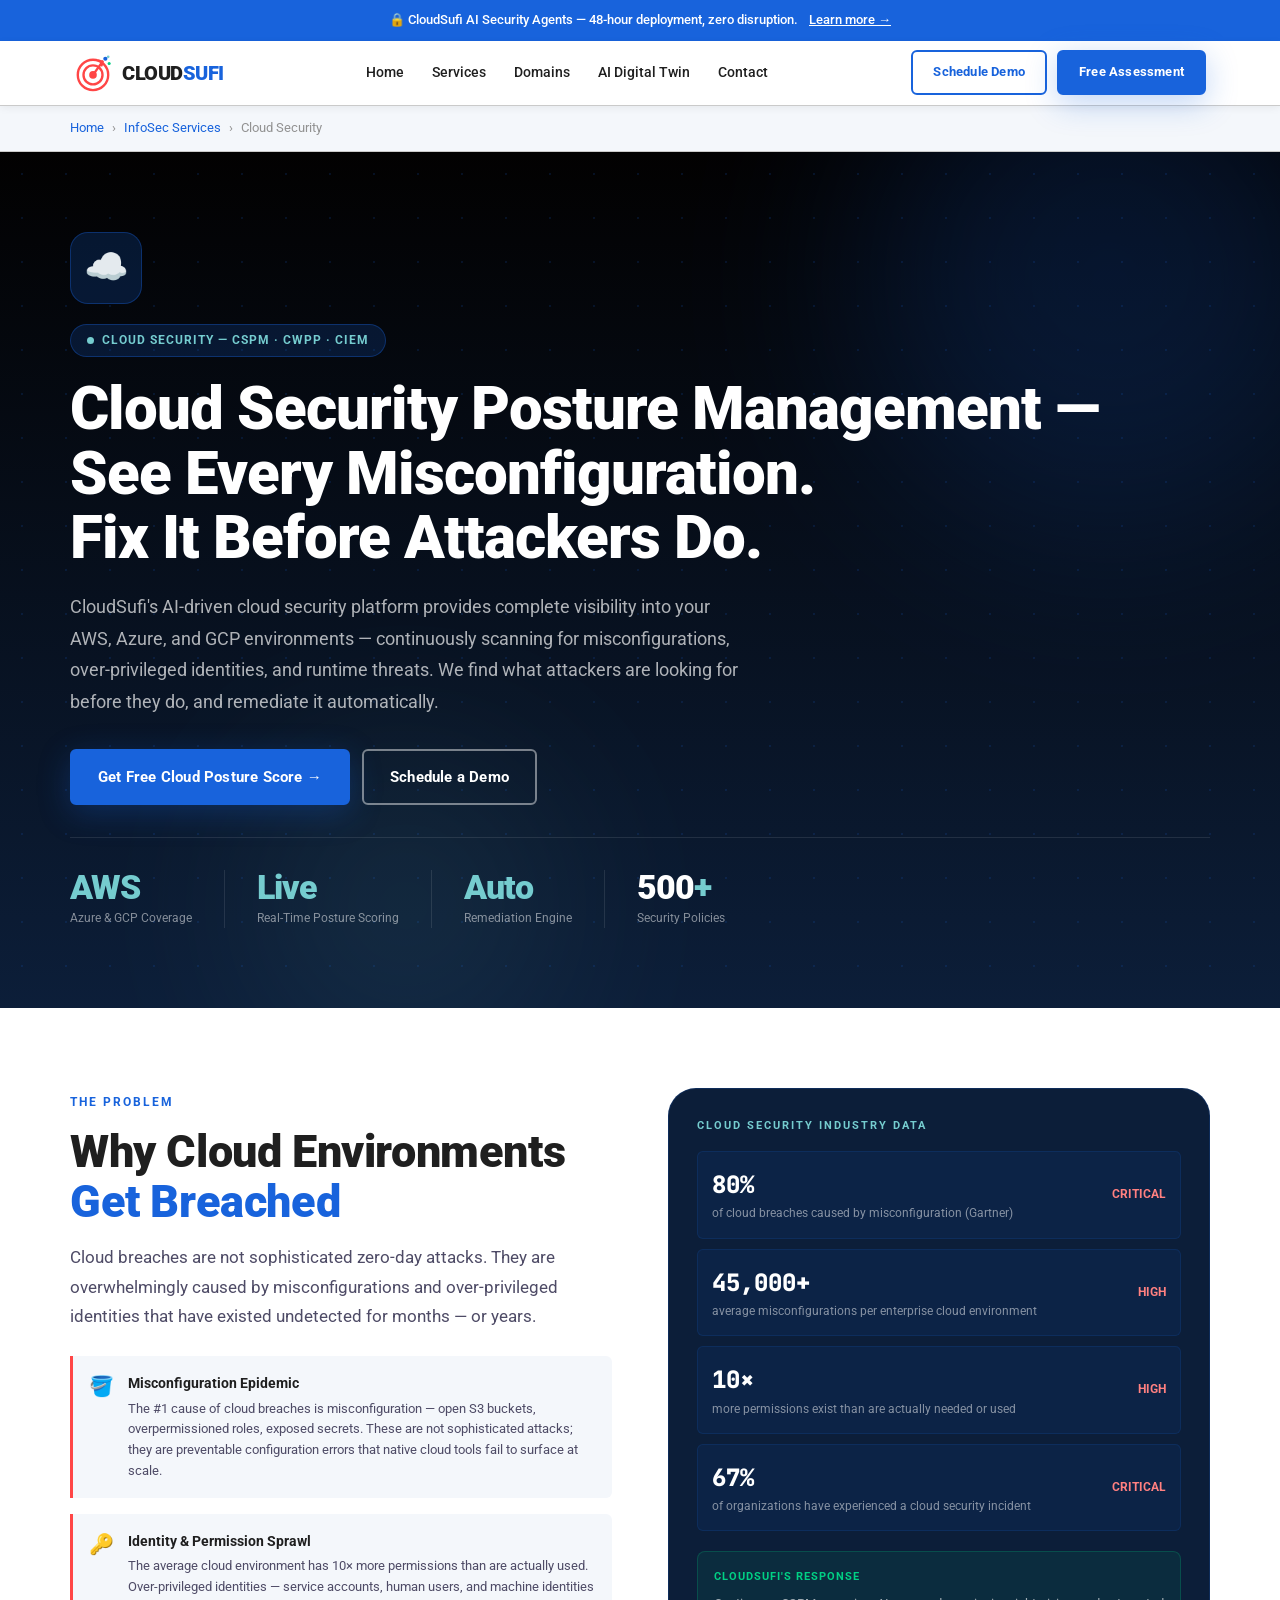
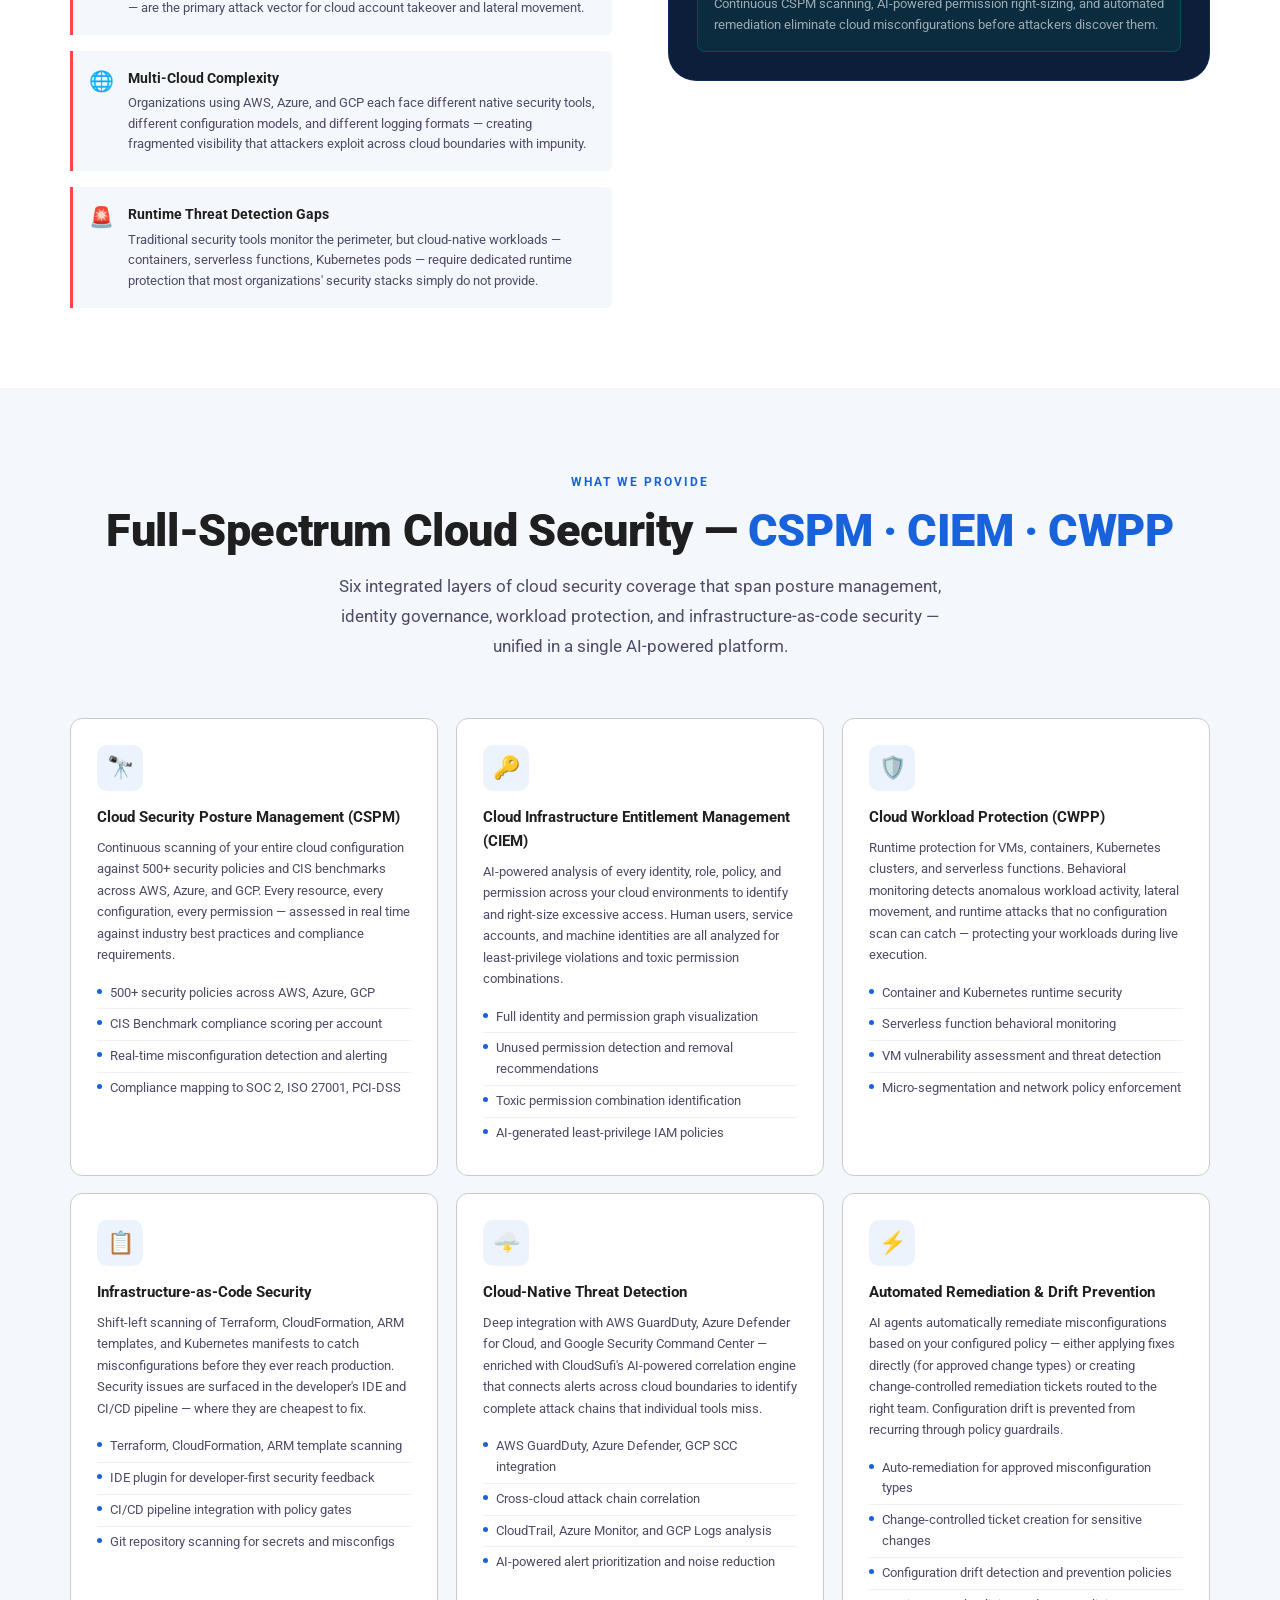
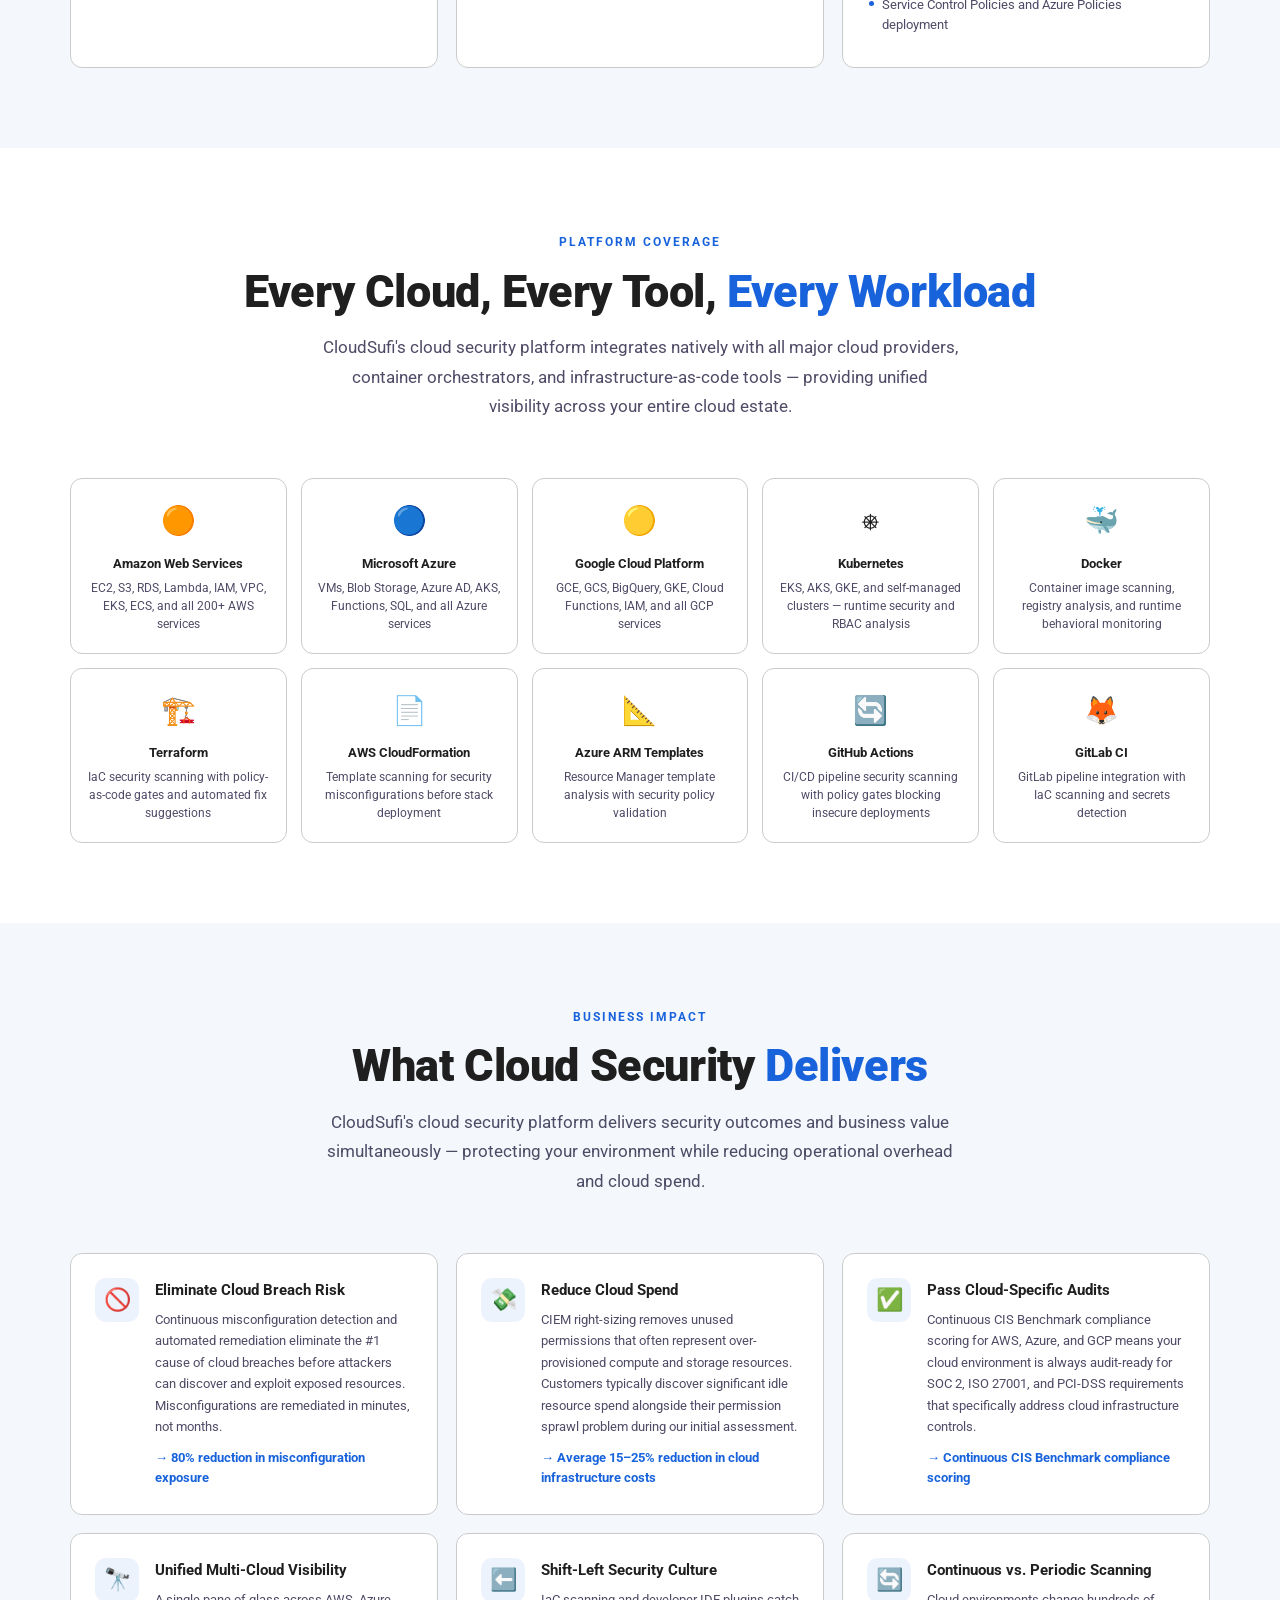
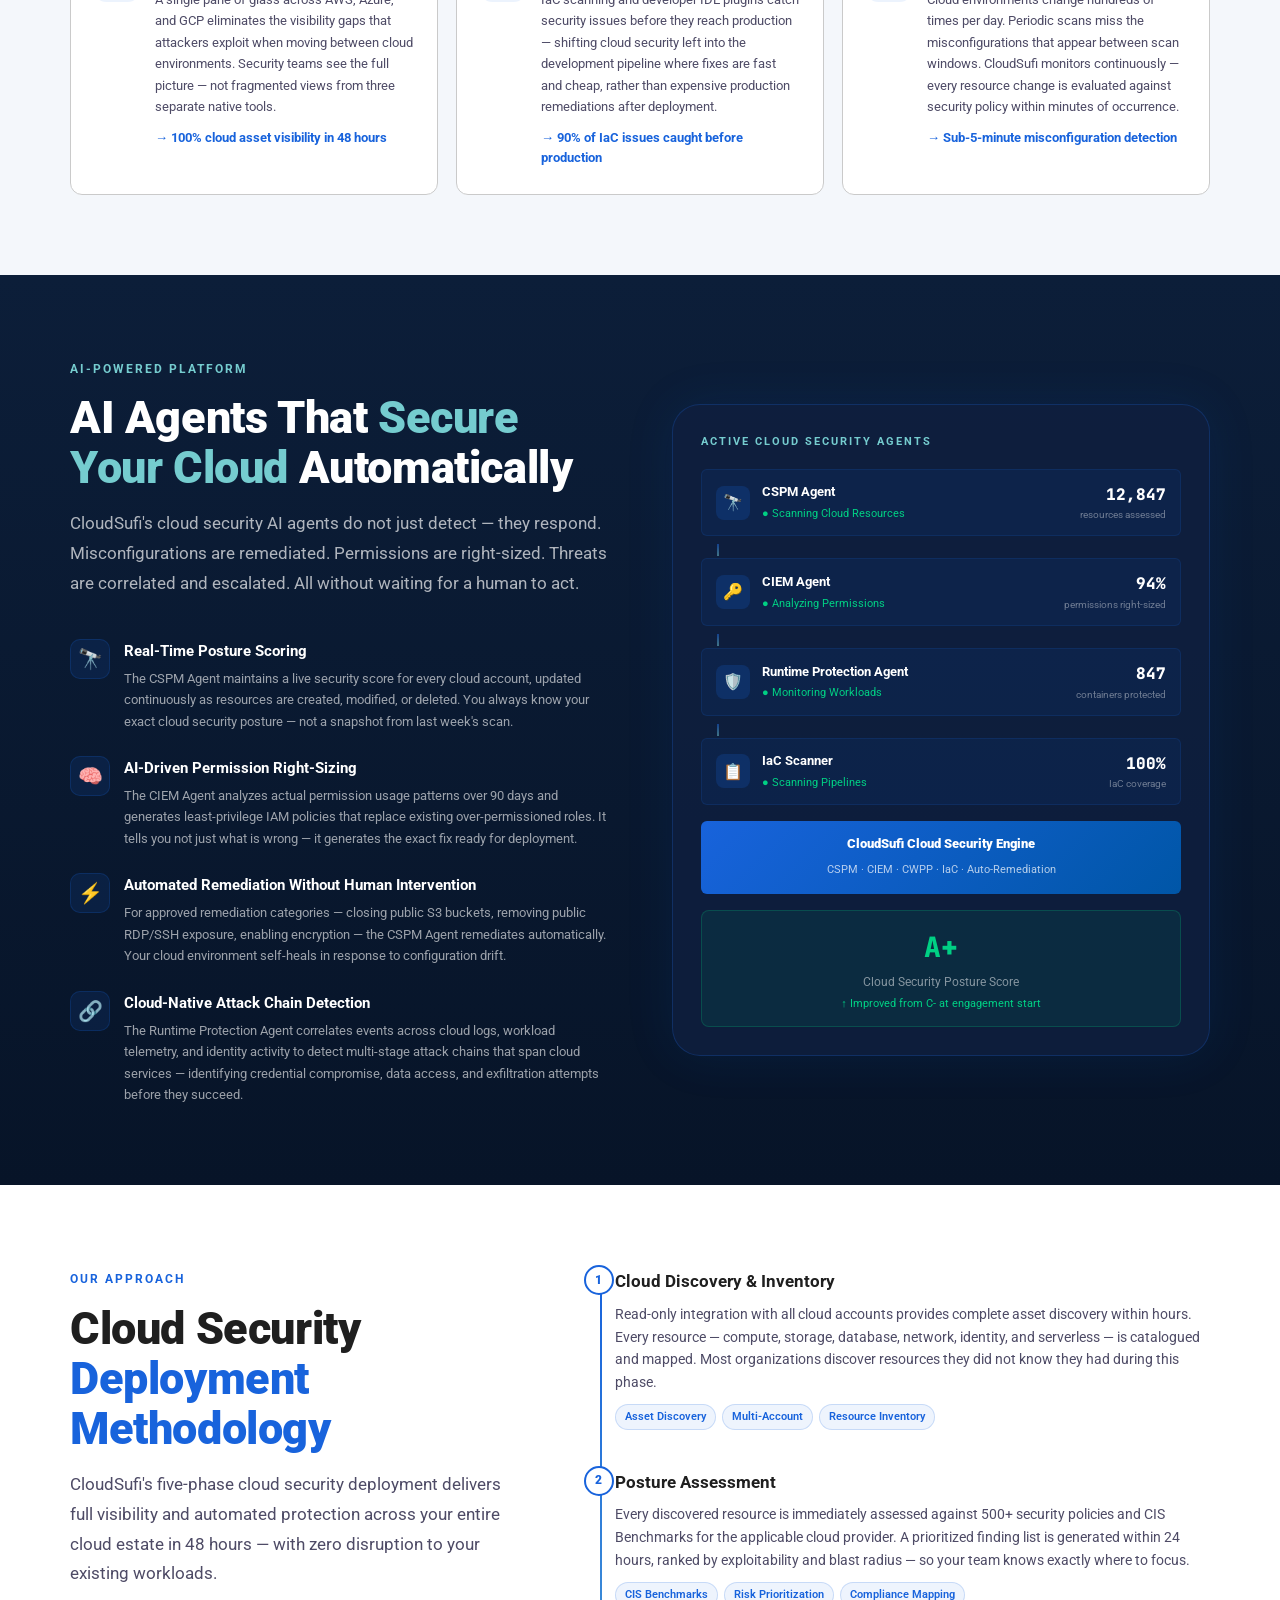
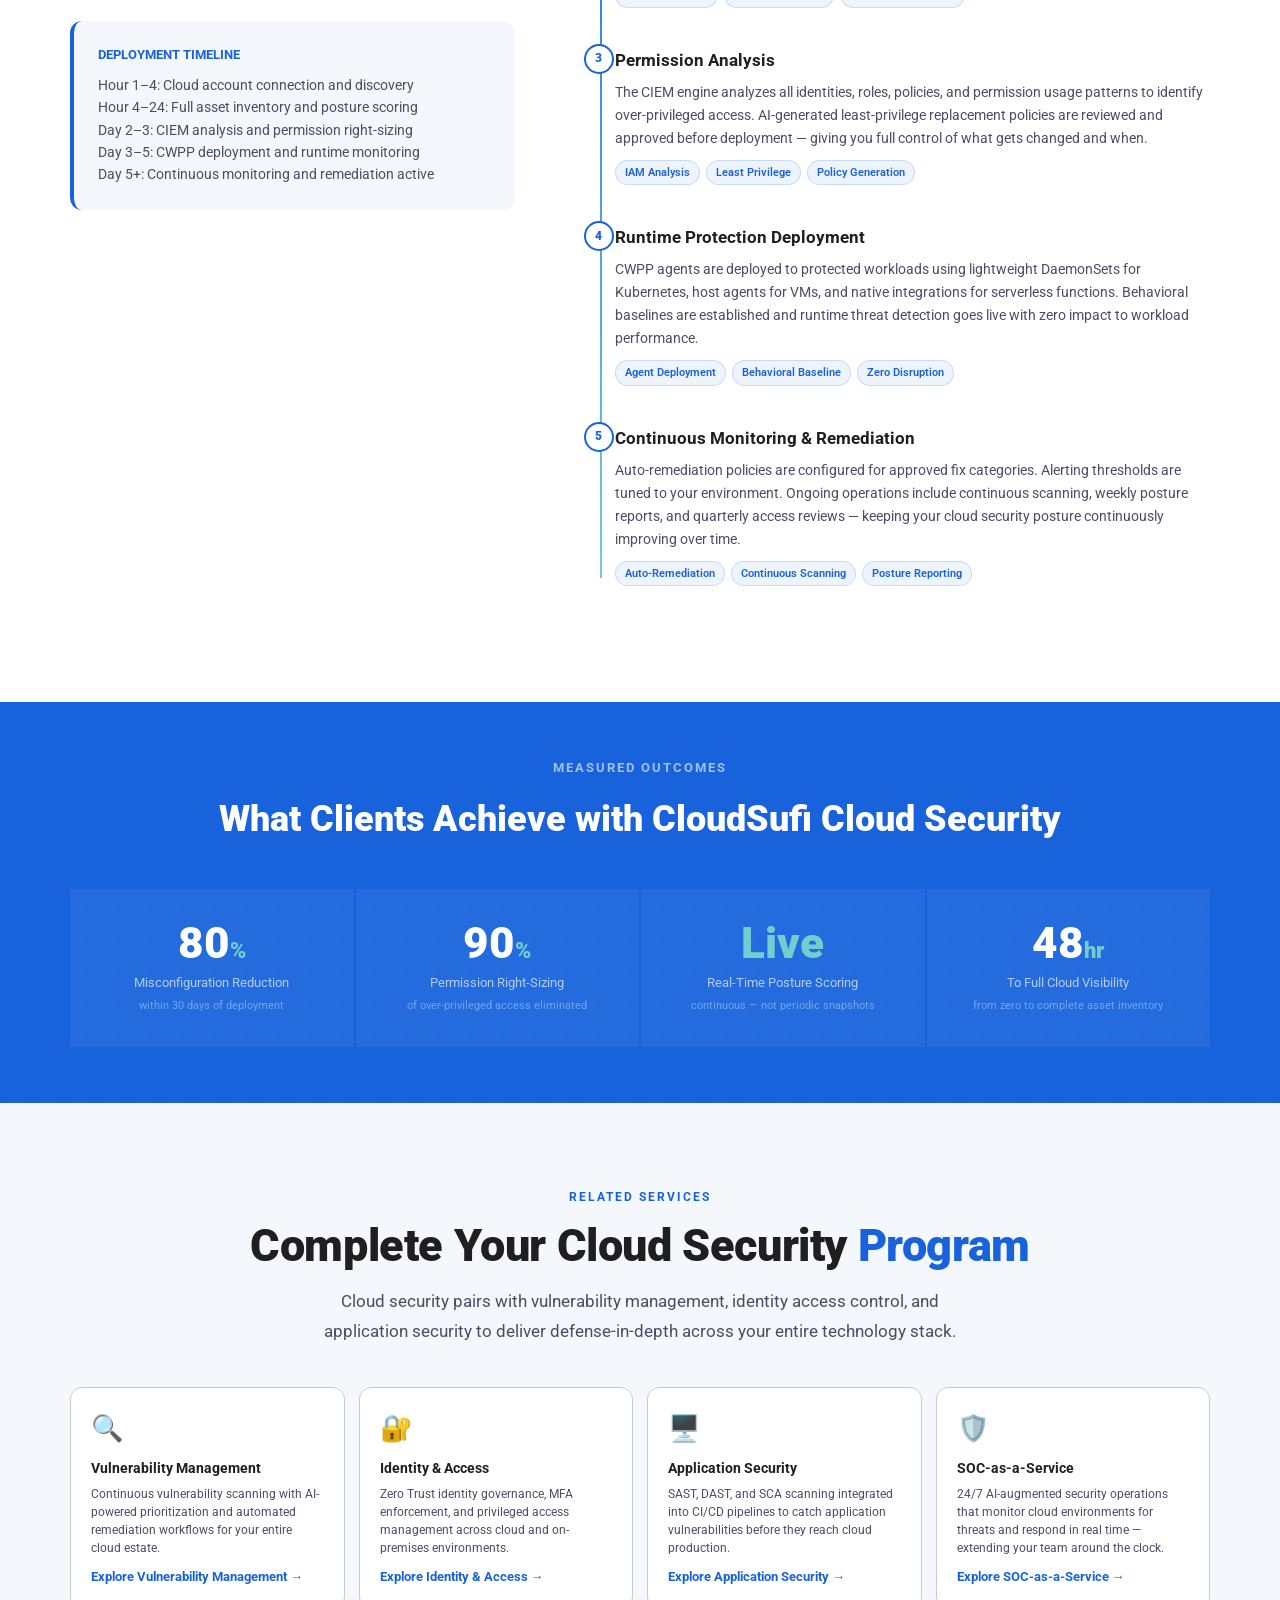
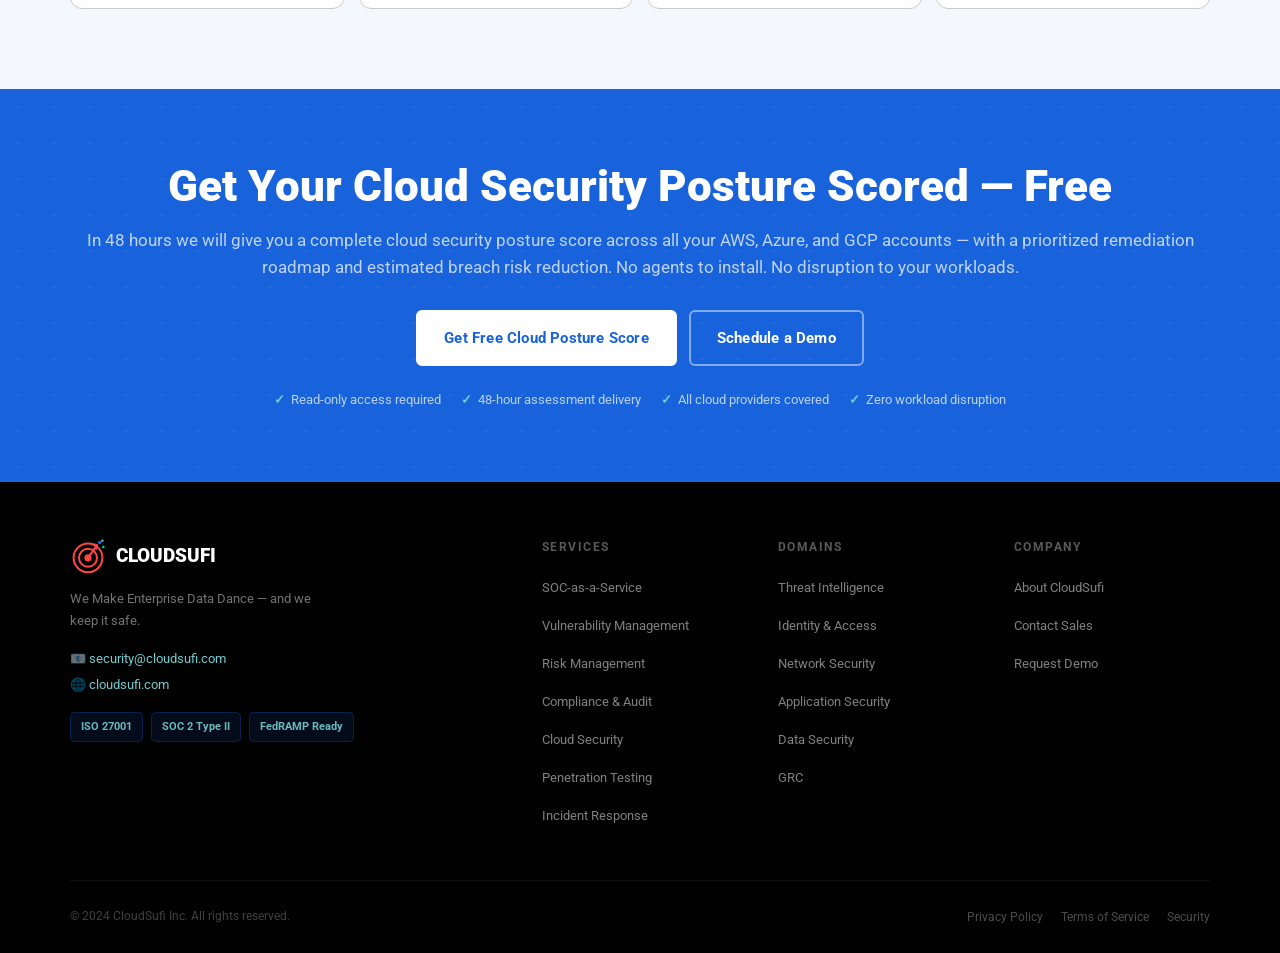
<file: cloud-security.html>
<!DOCTYPE html><html lang="en"><head>
<meta charset="UTF-8"/><meta name="viewport" content="width=device-width, initial-scale=1.0"/>
<title>Cloud Security (CSPM/CWPP/CIEM) | CloudSufi InfoSec</title>
<link rel="preconnect" href="https://fonts.googleapis.com"/>
<link rel="preconnect" href="https://fonts.gstatic.com" crossorigin/>
<link href="https://fonts.googleapis.com/css2?family=Roboto:wght@300;400;500;700;900&family=JetBrains+Mono:wght@400;500&display=swap" rel="stylesheet"/>
<link rel="stylesheet" href="shared.css"/>
</head><body>

<!-- TOP BANNER -->
<div class="top-banner"><div class="container"><p>🔒 CloudSufi AI Security Agents — 48-hour deployment, zero disruption. <a href="index.html">Learn more →</a></p></div></div>

<!-- NAV -->
<nav class="nav"><div class="container"><div class="nav-inner">
  <a href="index.html" class="nav-logo">
    <svg class="logo-icon" width="40" height="40" viewBox="0 0 40 40" fill="none"><circle cx="20" cy="22" r="16" stroke="#FF4646" stroke-width="2.5"/><circle cx="20" cy="22" r="10" stroke="#FF4646" stroke-width="2.5"/><circle cx="20" cy="22" r="4" fill="#FF4646"/><line x1="20" y1="22" x2="30" y2="8" stroke="#FF4646" stroke-width="2.5" stroke-linecap="round"/><polyline points="26,7 30,8 29,12" stroke="#FF4646" stroke-width="2.5" stroke-linecap="round" stroke-linejoin="round"/><circle cx="33" cy="5" r="2.2" fill="#1863DC"/><circle cx="37" cy="10" r="1.6" fill="#00D084"/><circle cx="36" cy="3" r="1.4" fill="#75CCCF"/></svg>
    <span class="logo-wordmark">CLOUD<span>SUFI</span></span>
  </a>
  <div class="nav-links">
    <a href="index.html">Home</a><a href="index.html#services">Services</a><a href="index.html#domains">Domains</a><a href="index.html#ai-twin">AI Digital Twin</a><a href="index.html#contact">Contact</a>
  </div>
  <div class="nav-cta">
    <a href="index.html#contact" class="btn btn-outline-blue" style="padding:10px 20px;font-size:13px;">Schedule Demo</a>
    <a href="index.html#contact" class="btn btn-primary" style="padding:10px 20px;font-size:13px;">Free Assessment</a>
  
    <button class="nav-hamburger" id="navHamburger" aria-label="Toggle navigation menu" aria-expanded="false"><span></span><span></span><span></span></button>
</div></div>
  <div class="nav-mobile" id="navMobile">
    <a href="index.html">Home</a>
    <a href="index.html#services">Services</a>
    <a href="index.html#domains">All Domains</a>
    <a href="index.html#ai-twin">AI Digital Twin</a>
    <a href="index.html#comparison">Compare</a>
    <a href="index.html#contact">Contact</a>
    <div class="nm-cta">
      <a href="index.html#contact" class="btn btn-outline-blue">Schedule Demo</a>
      <a href="index.html#contact" class="btn btn-primary">Free Assessment</a>
    </div>
  </div>
</nav>

<!-- BREADCRUMB -->
<div class="breadcrumb">
  <div class="container">
    <div class="breadcrumb-inner">
      <a href="index.html">Home</a>
      <span class="breadcrumb-sep">›</span>
      <a href="index.html#services">InfoSec Services</a>
      <span class="breadcrumb-sep">›</span>
      <span>Cloud Security</span>
    </div>
  </div>
</div>

<!-- HERO -->
<section class="domain-hero">
  <div class="hero-orb orb-1"></div>
  <div class="hero-orb orb-2"></div>
  <div class="container">
    <div class="hero-body">
      <div class="hero-icon-wrap">☁️</div>
      <div class="hero-eyebrow"><span class="pulse"></span>Cloud Security — CSPM · CWPP · CIEM</div>
      <h1 class="h1">Cloud Security Posture Management —<br/>See Every Misconfiguration.<br/>Fix It Before Attackers Do.</h1>
      <p class="hero-desc">CloudSufi's AI-driven cloud security platform provides complete visibility into your AWS, Azure, and GCP environments — continuously scanning for misconfigurations, over-privileged identities, and runtime threats. We find what attackers are looking for before they do, and remediate it automatically.</p>
      <div class="hero-actions">
        <a href="index.html#contact" class="btn btn-primary">Get Free Cloud Posture Score →</a>
        <a href="index.html#contact" class="btn btn-outline-white">Schedule a Demo</a>
      </div>
      <div class="hero-stats">
        <div class="hero-stat">
          <div class="stat-num"><em>AWS</em></div>
          <div class="stat-lbl">Azure &amp; GCP Coverage</div>
        </div>
        <div class="hero-stat">
          <div class="stat-num"><em>Live</em></div>
          <div class="stat-lbl">Real-Time Posture Scoring</div>
        </div>
        <div class="hero-stat">
          <div class="stat-num"><em>Auto</em></div>
          <div class="stat-lbl">Remediation Engine</div>
        </div>
        <div class="hero-stat">
          <div class="stat-num">500<em>+</em></div>
          <div class="stat-lbl">Security Policies</div>
        </div>
      </div>
    </div>
  </div>
</section>

<!-- CHALLENGE -->
<section class="section challenge-section">
  <div class="container">
    <div class="challenge-grid">
      <div>
        <span class="label">The Problem</span>
        <h2 class="h2">Why Cloud Environments <em>Get Breached</em></h2>
        <p class="sub">Cloud breaches are not sophisticated zero-day attacks. They are overwhelmingly caused by misconfigurations and over-privileged identities that have existed undetected for months — or years.</p>
        <div class="challenge-points">
          <div class="challenge-point reveal">
            <span class="cp-icon">🪣</span>
            <div>
              <div class="cp-title">Misconfiguration Epidemic</div>
              <div class="cp-desc">The #1 cause of cloud breaches is misconfiguration — open S3 buckets, overpermissioned roles, exposed secrets. These are not sophisticated attacks; they are preventable configuration errors that native cloud tools fail to surface at scale.</div>
            </div>
          </div>
          <div class="challenge-point reveal">
            <span class="cp-icon">🔑</span>
            <div>
              <div class="cp-title">Identity &amp; Permission Sprawl</div>
              <div class="cp-desc">The average cloud environment has 10× more permissions than are actually used. Over-privileged identities — service accounts, human users, and machine identities — are the primary attack vector for cloud account takeover and lateral movement.</div>
            </div>
          </div>
          <div class="challenge-point reveal">
            <span class="cp-icon">🌐</span>
            <div>
              <div class="cp-title">Multi-Cloud Complexity</div>
              <div class="cp-desc">Organizations using AWS, Azure, and GCP each face different native security tools, different configuration models, and different logging formats — creating fragmented visibility that attackers exploit across cloud boundaries with impunity.</div>
            </div>
          </div>
          <div class="challenge-point reveal">
            <span class="cp-icon">🚨</span>
            <div>
              <div class="cp-title">Runtime Threat Detection Gaps</div>
              <div class="cp-desc">Traditional security tools monitor the perimeter, but cloud-native workloads — containers, serverless functions, Kubernetes pods — require dedicated runtime protection that most organizations' security stacks simply do not provide.</div>
            </div>
          </div>
        </div>
      </div>
      <div class="challenge-visual reveal">
        <div class="cv-label">Cloud Security Industry Data</div>
        <div class="cv-stat">
          <div>
            <div class="cv-val">80%</div>
            <div class="cv-lbl">of cloud breaches caused by misconfiguration (Gartner)</div>
          </div>
          <div class="cv-bad">CRITICAL</div>
        </div>
        <div class="cv-stat">
          <div>
            <div class="cv-val">45,000+</div>
            <div class="cv-lbl">average misconfigurations per enterprise cloud environment</div>
          </div>
          <div class="cv-bad">HIGH</div>
        </div>
        <div class="cv-stat">
          <div>
            <div class="cv-val">10×</div>
            <div class="cv-lbl">more permissions exist than are actually needed or used</div>
          </div>
          <div class="cv-bad">HIGH</div>
        </div>
        <div class="cv-stat">
          <div>
            <div class="cv-val">67%</div>
            <div class="cv-lbl">of organizations have experienced a cloud security incident</div>
          </div>
          <div class="cv-bad">CRITICAL</div>
        </div>
        <div style="margin-top:20px;padding:16px;background:rgba(0,208,132,0.08);border:1px solid rgba(0,208,132,0.2);border-radius:8px;">
          <div style="font-size:11px;font-weight:700;color:#00D084;text-transform:uppercase;letter-spacing:1px;margin-bottom:8px;">CloudSufi's Response</div>
          <div style="font-size:13px;color:rgba(255,255,255,0.6);line-height:1.6;">Continuous CSPM scanning, AI-powered permission right-sizing, and automated remediation eliminate cloud misconfigurations before attackers discover them.</div>
        </div>
      </div>
    </div>
  </div>
</section>

<!-- WHAT WE PROVIDE -->
<section class="section provide-section">
  <div class="container">
    <div class="text-center" style="margin-bottom:56px;">
      <span class="label">What We Provide</span>
      <h2 class="h2">Full-Spectrum Cloud Security — <em>CSPM · CIEM · CWPP</em></h2>
      <p class="sub sub-center">Six integrated layers of cloud security coverage that span posture management, identity governance, workload protection, and infrastructure-as-code security — unified in a single AI-powered platform.</p>
    </div>
    <div class="provide-grid">
      <div class="provide-card reveal">
        <div class="provide-icon">🔭</div>
        <div class="provide-title">Cloud Security Posture Management (CSPM)</div>
        <div class="provide-desc">Continuous scanning of your entire cloud configuration against 500+ security policies and CIS benchmarks across AWS, Azure, and GCP. Every resource, every configuration, every permission — assessed in real time against industry best practices and compliance requirements.</div>
        <ul class="provide-list">
          <li>500+ security policies across AWS, Azure, GCP</li>
          <li>CIS Benchmark compliance scoring per account</li>
          <li>Real-time misconfiguration detection and alerting</li>
          <li>Compliance mapping to SOC 2, ISO 27001, PCI-DSS</li>
        </ul>
      </div>
      <div class="provide-card reveal">
        <div class="provide-icon">🔑</div>
        <div class="provide-title">Cloud Infrastructure Entitlement Management (CIEM)</div>
        <div class="provide-desc">AI-powered analysis of every identity, role, policy, and permission across your cloud environments to identify and right-size excessive access. Human users, service accounts, and machine identities are all analyzed for least-privilege violations and toxic permission combinations.</div>
        <ul class="provide-list">
          <li>Full identity and permission graph visualization</li>
          <li>Unused permission detection and removal recommendations</li>
          <li>Toxic permission combination identification</li>
          <li>AI-generated least-privilege IAM policies</li>
        </ul>
      </div>
      <div class="provide-card reveal">
        <div class="provide-icon">🛡️</div>
        <div class="provide-title">Cloud Workload Protection (CWPP)</div>
        <div class="provide-desc">Runtime protection for VMs, containers, Kubernetes clusters, and serverless functions. Behavioral monitoring detects anomalous workload activity, lateral movement, and runtime attacks that no configuration scan can catch — protecting your workloads during live execution.</div>
        <ul class="provide-list">
          <li>Container and Kubernetes runtime security</li>
          <li>Serverless function behavioral monitoring</li>
          <li>VM vulnerability assessment and threat detection</li>
          <li>Micro-segmentation and network policy enforcement</li>
        </ul>
      </div>
      <div class="provide-card reveal">
        <div class="provide-icon">📋</div>
        <div class="provide-title">Infrastructure-as-Code Security</div>
        <div class="provide-desc">Shift-left scanning of Terraform, CloudFormation, ARM templates, and Kubernetes manifests to catch misconfigurations before they ever reach production. Security issues are surfaced in the developer's IDE and CI/CD pipeline — where they are cheapest to fix.</div>
        <ul class="provide-list">
          <li>Terraform, CloudFormation, ARM template scanning</li>
          <li>IDE plugin for developer-first security feedback</li>
          <li>CI/CD pipeline integration with policy gates</li>
          <li>Git repository scanning for secrets and misconfigs</li>
        </ul>
      </div>
      <div class="provide-card reveal">
        <div class="provide-icon">🌩️</div>
        <div class="provide-title">Cloud-Native Threat Detection</div>
        <div class="provide-desc">Deep integration with AWS GuardDuty, Azure Defender for Cloud, and Google Security Command Center — enriched with CloudSufi's AI-powered correlation engine that connects alerts across cloud boundaries to identify complete attack chains that individual tools miss.</div>
        <ul class="provide-list">
          <li>AWS GuardDuty, Azure Defender, GCP SCC integration</li>
          <li>Cross-cloud attack chain correlation</li>
          <li>CloudTrail, Azure Monitor, and GCP Logs analysis</li>
          <li>AI-powered alert prioritization and noise reduction</li>
        </ul>
      </div>
      <div class="provide-card reveal">
        <div class="provide-icon">⚡</div>
        <div class="provide-title">Automated Remediation &amp; Drift Prevention</div>
        <div class="provide-desc">AI agents automatically remediate misconfigurations based on your configured policy — either applying fixes directly (for approved change types) or creating change-controlled remediation tickets routed to the right team. Configuration drift is prevented from recurring through policy guardrails.</div>
        <ul class="provide-list">
          <li>Auto-remediation for approved misconfiguration types</li>
          <li>Change-controlled ticket creation for sensitive changes</li>
          <li>Configuration drift detection and prevention policies</li>
          <li>Service Control Policies and Azure Policies deployment</li>
        </ul>
      </div>
    </div>
  </div>
</section>

<!-- CAPABILITIES -->
<section class="section cap-section">
  <div class="container">
    <div class="text-center" style="margin-bottom:56px;">
      <span class="label">Platform Coverage</span>
      <h2 class="h2">Every Cloud, Every Tool, <em>Every Workload</em></h2>
      <p class="sub sub-center">CloudSufi's cloud security platform integrates natively with all major cloud providers, container orchestrators, and infrastructure-as-code tools — providing unified visibility across your entire cloud estate.</p>
    </div>
    <div class="cap-grid">
      <div class="cap-item reveal">
        <div class="cap-icon">🟠</div>
        <div class="cap-name">Amazon Web Services</div>
        <div class="cap-sub">EC2, S3, RDS, Lambda, IAM, VPC, EKS, ECS, and all 200+ AWS services</div>
      </div>
      <div class="cap-item reveal">
        <div class="cap-icon">🔵</div>
        <div class="cap-name">Microsoft Azure</div>
        <div class="cap-sub">VMs, Blob Storage, Azure AD, AKS, Functions, SQL, and all Azure services</div>
      </div>
      <div class="cap-item reveal">
        <div class="cap-icon">🟡</div>
        <div class="cap-name">Google Cloud Platform</div>
        <div class="cap-sub">GCE, GCS, BigQuery, GKE, Cloud Functions, IAM, and all GCP services</div>
      </div>
      <div class="cap-item reveal">
        <div class="cap-icon">⎈</div>
        <div class="cap-name">Kubernetes</div>
        <div class="cap-sub">EKS, AKS, GKE, and self-managed clusters — runtime security and RBAC analysis</div>
      </div>
      <div class="cap-item reveal">
        <div class="cap-icon">🐳</div>
        <div class="cap-name">Docker</div>
        <div class="cap-sub">Container image scanning, registry analysis, and runtime behavioral monitoring</div>
      </div>
      <div class="cap-item reveal">
        <div class="cap-icon">🏗️</div>
        <div class="cap-name">Terraform</div>
        <div class="cap-sub">IaC security scanning with policy-as-code gates and automated fix suggestions</div>
      </div>
      <div class="cap-item reveal">
        <div class="cap-icon">📄</div>
        <div class="cap-name">AWS CloudFormation</div>
        <div class="cap-sub">Template scanning for security misconfigurations before stack deployment</div>
      </div>
      <div class="cap-item reveal">
        <div class="cap-icon">📐</div>
        <div class="cap-name">Azure ARM Templates</div>
        <div class="cap-sub">Resource Manager template analysis with security policy validation</div>
      </div>
      <div class="cap-item reveal">
        <div class="cap-icon">🔄</div>
        <div class="cap-name">GitHub Actions</div>
        <div class="cap-sub">CI/CD pipeline security scanning with policy gates blocking insecure deployments</div>
      </div>
      <div class="cap-item reveal">
        <div class="cap-icon">🦊</div>
        <div class="cap-name">GitLab CI</div>
        <div class="cap-sub">GitLab pipeline integration with IaC scanning and secrets detection</div>
      </div>
    </div>
  </div>
</section>

<!-- BENEFITS -->
<section class="section benefits-section">
  <div class="container">
    <div class="text-center" style="margin-bottom:56px;">
      <span class="label">Business Impact</span>
      <h2 class="h2">What Cloud Security <em>Delivers</em></h2>
      <p class="sub sub-center">CloudSufi's cloud security platform delivers security outcomes and business value simultaneously — protecting your environment while reducing operational overhead and cloud spend.</p>
    </div>
    <div class="benefits-grid">
      <div class="benefit-card reveal">
        <div class="benefit-icon">🚫</div>
        <div>
          <div class="benefit-title">Eliminate Cloud Breach Risk</div>
          <div class="benefit-desc">Continuous misconfiguration detection and automated remediation eliminate the #1 cause of cloud breaches before attackers can discover and exploit exposed resources. Misconfigurations are remediated in minutes, not months.</div>
          <span class="benefit-metric">→ 80% reduction in misconfiguration exposure</span>
        </div>
      </div>
      <div class="benefit-card reveal">
        <div class="benefit-icon">💸</div>
        <div>
          <div class="benefit-title">Reduce Cloud Spend</div>
          <div class="benefit-desc">CIEM right-sizing removes unused permissions that often represent over-provisioned compute and storage resources. Customers typically discover significant idle resource spend alongside their permission sprawl problem during our initial assessment.</div>
          <span class="benefit-metric">→ Average 15–25% reduction in cloud infrastructure costs</span>
        </div>
      </div>
      <div class="benefit-card reveal">
        <div class="benefit-icon">✅</div>
        <div>
          <div class="benefit-title">Pass Cloud-Specific Audits</div>
          <div class="benefit-desc">Continuous CIS Benchmark compliance scoring for AWS, Azure, and GCP means your cloud environment is always audit-ready for SOC 2, ISO 27001, and PCI-DSS requirements that specifically address cloud infrastructure controls.</div>
          <span class="benefit-metric">→ Continuous CIS Benchmark compliance scoring</span>
        </div>
      </div>
      <div class="benefit-card reveal">
        <div class="benefit-icon">🔭</div>
        <div>
          <div class="benefit-title">Unified Multi-Cloud Visibility</div>
          <div class="benefit-desc">A single pane of glass across AWS, Azure, and GCP eliminates the visibility gaps that attackers exploit when moving between cloud environments. Security teams see the full picture — not fragmented views from three separate native tools.</div>
          <span class="benefit-metric">→ 100% cloud asset visibility in 48 hours</span>
        </div>
      </div>
      <div class="benefit-card reveal">
        <div class="benefit-icon">⬅️</div>
        <div>
          <div class="benefit-title">Shift-Left Security Culture</div>
          <div class="benefit-desc">IaC scanning and developer IDE plugins catch security issues before they reach production — shifting cloud security left into the development pipeline where fixes are fast and cheap, rather than expensive production remediations after deployment.</div>
          <span class="benefit-metric">→ 90% of IaC issues caught before production</span>
        </div>
      </div>
      <div class="benefit-card reveal">
        <div class="benefit-icon">🔄</div>
        <div>
          <div class="benefit-title">Continuous vs. Periodic Scanning</div>
          <div class="benefit-desc">Cloud environments change hundreds of times per day. Periodic scans miss the misconfigurations that appear between scan windows. CloudSufi monitors continuously — every resource change is evaluated against security policy within minutes of occurrence.</div>
          <span class="benefit-metric">→ Sub-5-minute misconfiguration detection</span>
        </div>
      </div>
    </div>
  </div>
</section>

<!-- AI ADVANTAGE -->
<section class="section ai-section">
  <div class="container">
    <div class="ai-layout">
      <div>
        <span class="label label-light">AI-Powered Platform</span>
        <h2 class="h2 h2-white">AI Agents That <em>Secure Your Cloud</em> Automatically</h2>
        <p class="sub sub-white" style="margin-bottom:40px;">CloudSufi's cloud security AI agents do not just detect — they respond. Misconfigurations are remediated. Permissions are right-sized. Threats are correlated and escalated. All without waiting for a human to act.</p>
        <div class="ai-points">
          <div class="ai-point">
            <div class="ai-point-icon">🔭</div>
            <div>
              <div class="ai-point-title">Real-Time Posture Scoring</div>
              <div class="ai-point-desc">The CSPM Agent maintains a live security score for every cloud account, updated continuously as resources are created, modified, or deleted. You always know your exact cloud security posture — not a snapshot from last week's scan.</div>
            </div>
          </div>
          <div class="ai-point">
            <div class="ai-point-icon">🧠</div>
            <div>
              <div class="ai-point-title">AI-Driven Permission Right-Sizing</div>
              <div class="ai-point-desc">The CIEM Agent analyzes actual permission usage patterns over 90 days and generates least-privilege IAM policies that replace existing over-permissioned roles. It tells you not just what is wrong — it generates the exact fix ready for deployment.</div>
            </div>
          </div>
          <div class="ai-point">
            <div class="ai-point-icon">⚡</div>
            <div>
              <div class="ai-point-title">Automated Remediation Without Human Intervention</div>
              <div class="ai-point-desc">For approved remediation categories — closing public S3 buckets, removing public RDP/SSH exposure, enabling encryption — the CSPM Agent remediates automatically. Your cloud environment self-heals in response to configuration drift.</div>
            </div>
          </div>
          <div class="ai-point">
            <div class="ai-point-icon">🔗</div>
            <div>
              <div class="ai-point-title">Cloud-Native Attack Chain Detection</div>
              <div class="ai-point-desc">The Runtime Protection Agent correlates events across cloud logs, workload telemetry, and identity activity to detect multi-stage attack chains that span cloud services — identifying credential compromise, data access, and exfiltration attempts before they succeed.</div>
            </div>
          </div>
        </div>
      </div>
      <div class="ai-panel">
        <div class="ai-panel-label">Active Cloud Security Agents</div>
        <div class="ai-row">
          <div class="ai-row-icon">🔭</div>
          <div>
            <div class="ai-row-name">CSPM Agent</div>
            <div class="ai-row-status">● Scanning Cloud Resources</div>
          </div>
          <div class="ai-row-val">
            <div class="v">12,847</div>
            <div class="l">resources assessed</div>
          </div>
        </div>
        <div class="ai-divider"></div>
        <div class="ai-row">
          <div class="ai-row-icon">🔑</div>
          <div>
            <div class="ai-row-name">CIEM Agent</div>
            <div class="ai-row-status">● Analyzing Permissions</div>
          </div>
          <div class="ai-row-val">
            <div class="v">94%</div>
            <div class="l">permissions right-sized</div>
          </div>
        </div>
        <div class="ai-divider"></div>
        <div class="ai-row">
          <div class="ai-row-icon">🛡️</div>
          <div>
            <div class="ai-row-name">Runtime Protection Agent</div>
            <div class="ai-row-status">● Monitoring Workloads</div>
          </div>
          <div class="ai-row-val">
            <div class="v">847</div>
            <div class="l">containers protected</div>
          </div>
        </div>
        <div class="ai-divider"></div>
        <div class="ai-row">
          <div class="ai-row-icon">📋</div>
          <div>
            <div class="ai-row-name">IaC Scanner</div>
            <div class="ai-row-status">● Scanning Pipelines</div>
          </div>
          <div class="ai-row-val">
            <div class="v">100%</div>
            <div class="l">IaC coverage</div>
          </div>
        </div>
        <div class="ai-core" style="margin-top:16px;">
          <strong>CloudSufi Cloud Security Engine</strong>
          <span>CSPM · CIEM · CWPP · IaC · Auto-Remediation</span>
        </div>
        <div style="margin-top:16px;padding:14px;background:rgba(0,208,132,0.08);border:1px solid rgba(0,208,132,0.2);border-radius:8px;text-align:center;">
          <div style="font-size:28px;font-weight:900;color:#00D084;font-family:'JetBrains Mono',monospace;">A+</div>
          <div style="font-size:12px;color:rgba(255,255,255,0.5);margin-top:4px;">Cloud Security Posture Score</div>
          <div style="font-size:11px;color:#00D084;margin-top:2px;">↑ Improved from C- at engagement start</div>
        </div>
      </div>
    </div>
  </div>
</section>

<!-- METHODOLOGY -->
<section class="section method-section">
  <div class="container">
    <div style="display:grid;grid-template-columns:1fr 1.4fr;gap:72px;align-items:flex-start;">
      <div>
        <span class="label">Our Approach</span>
        <h2 class="h2">Cloud Security <em>Deployment Methodology</em></h2>
        <p class="sub">CloudSufi's five-phase cloud security deployment delivers full visibility and automated protection across your entire cloud estate in 48 hours — with zero disruption to your existing workloads.</p>
        <div style="margin-top:32px;padding:24px;background:var(--cs-off-white);border-radius:12px;border-left:4px solid var(--cs-blue);">
          <div style="font-size:13px;font-weight:700;color:var(--cs-blue);margin-bottom:8px;">DEPLOYMENT TIMELINE</div>
          <div style="font-size:14px;color:var(--cs-text-mid);">Hour 1–4: Cloud account connection and discovery<br/>Hour 4–24: Full asset inventory and posture scoring<br/>Day 2–3: CIEM analysis and permission right-sizing<br/>Day 3–5: CWPP deployment and runtime monitoring<br/>Day 5+: Continuous monitoring and remediation active</div>
        </div>
      </div>
      <div class="method-steps">
        <div class="method-step reveal">
          <div class="ms-num">1</div>
          <div>
            <div class="ms-title">Cloud Discovery &amp; Inventory</div>
            <div class="ms-desc">Read-only integration with all cloud accounts provides complete asset discovery within hours. Every resource — compute, storage, database, network, identity, and serverless — is catalogued and mapped. Most organizations discover resources they did not know they had during this phase.</div>
            <div class="ms-tags">
              <span class="tag">Asset Discovery</span><span class="tag">Multi-Account</span><span class="tag">Resource Inventory</span>
            </div>
          </div>
        </div>
        <div class="method-step reveal">
          <div class="ms-num">2</div>
          <div>
            <div class="ms-title">Posture Assessment</div>
            <div class="ms-desc">Every discovered resource is immediately assessed against 500+ security policies and CIS Benchmarks for the applicable cloud provider. A prioritized finding list is generated within 24 hours, ranked by exploitability and blast radius — so your team knows exactly where to focus.</div>
            <div class="ms-tags">
              <span class="tag">CIS Benchmarks</span><span class="tag">Risk Prioritization</span><span class="tag">Compliance Mapping</span>
            </div>
          </div>
        </div>
        <div class="method-step reveal">
          <div class="ms-num">3</div>
          <div>
            <div class="ms-title">Permission Analysis</div>
            <div class="ms-desc">The CIEM engine analyzes all identities, roles, policies, and permission usage patterns to identify over-privileged access. AI-generated least-privilege replacement policies are reviewed and approved before deployment — giving you full control of what gets changed and when.</div>
            <div class="ms-tags">
              <span class="tag">IAM Analysis</span><span class="tag">Least Privilege</span><span class="tag">Policy Generation</span>
            </div>
          </div>
        </div>
        <div class="method-step reveal">
          <div class="ms-num">4</div>
          <div>
            <div class="ms-title">Runtime Protection Deployment</div>
            <div class="ms-desc">CWPP agents are deployed to protected workloads using lightweight DaemonSets for Kubernetes, host agents for VMs, and native integrations for serverless functions. Behavioral baselines are established and runtime threat detection goes live with zero impact to workload performance.</div>
            <div class="ms-tags">
              <span class="tag">Agent Deployment</span><span class="tag">Behavioral Baseline</span><span class="tag">Zero Disruption</span>
            </div>
          </div>
        </div>
        <div class="method-step reveal">
          <div class="ms-num">5</div>
          <div>
            <div class="ms-title">Continuous Monitoring &amp; Remediation</div>
            <div class="ms-desc">Auto-remediation policies are configured for approved fix categories. Alerting thresholds are tuned to your environment. Ongoing operations include continuous scanning, weekly posture reports, and quarterly access reviews — keeping your cloud security posture continuously improving over time.</div>
            <div class="ms-tags">
              <span class="tag">Auto-Remediation</span><span class="tag">Continuous Scanning</span><span class="tag">Posture Reporting</span>
            </div>
          </div>
        </div>
      </div>
    </div>
  </div>
</section>

<!-- OUTCOMES BAND -->
<section class="outcomes-band">
  <div class="container">
    <div class="text-center" style="margin-bottom:40px;position:relative;">
      <div style="font-size:13px;font-weight:700;color:rgba(255,255,255,0.6);text-transform:uppercase;letter-spacing:2px;margin-bottom:12px;">Measured Outcomes</div>
      <div style="font-size:clamp(22px,3vw,36px);font-weight:900;color:#fff;">What Clients Achieve with CloudSufi Cloud Security</div>
    </div>
    <div class="outcomes-grid">
      <div class="outcome-cell">
        <div class="outcome-num">80<span class="outcome-unit outcome-accent">%</span></div>
        <div class="outcome-label">Misconfiguration Reduction</div>
        <div class="outcome-sub">within 30 days of deployment</div>
      </div>
      <div class="outcome-cell">
        <div class="outcome-num">90<span class="outcome-unit outcome-accent">%</span></div>
        <div class="outcome-label">Permission Right-Sizing</div>
        <div class="outcome-sub">of over-privileged access eliminated</div>
      </div>
      <div class="outcome-cell">
        <div class="outcome-num"><span class="outcome-accent">Live</span></div>
        <div class="outcome-label">Real-Time Posture Scoring</div>
        <div class="outcome-sub">continuous — not periodic snapshots</div>
      </div>
      <div class="outcome-cell">
        <div class="outcome-num">48<span class="outcome-unit outcome-accent">hr</span></div>
        <div class="outcome-label">To Full Cloud Visibility</div>
        <div class="outcome-sub">from zero to complete asset inventory</div>
      </div>
    </div>
  </div>
</section>

<!-- RELATED SERVICES -->
<section class="section related-section">
  <div class="container">
    <div class="text-center" style="margin-bottom:40px;">
      <span class="label">Related Services</span>
      <h2 class="h2">Complete Your Cloud Security <em>Program</em></h2>
      <p class="sub sub-center">Cloud security pairs with vulnerability management, identity access control, and application security to deliver defense-in-depth across your entire technology stack.</p>
    </div>
    <div class="related-grid">
      <a href="vulnerability-management.html" class="related-card reveal">
        <div class="related-icon">🔍</div>
        <div class="related-title">Vulnerability Management</div>
        <div class="related-desc">Continuous vulnerability scanning with AI-powered prioritization and automated remediation workflows for your entire cloud estate.</div>
        <span class="related-link">Explore Vulnerability Management →</span>
      </a>
      <a href="iam.html" class="related-card reveal">
        <div class="related-icon">🔐</div>
        <div class="related-title">Identity &amp; Access</div>
        <div class="related-desc">Zero Trust identity governance, MFA enforcement, and privileged access management across cloud and on-premises environments.</div>
        <span class="related-link">Explore Identity &amp; Access →</span>
      </a>
      <a href="appsec.html" class="related-card reveal">
        <div class="related-icon">🖥️</div>
        <div class="related-title">Application Security</div>
        <div class="related-desc">SAST, DAST, and SCA scanning integrated into CI/CD pipelines to catch application vulnerabilities before they reach cloud production.</div>
        <span class="related-link">Explore Application Security →</span>
      </a>
      <a href="soc.html" class="related-card reveal">
        <div class="related-icon">🛡️</div>
        <div class="related-title">SOC-as-a-Service</div>
        <div class="related-desc">24/7 AI-augmented security operations that monitor cloud environments for threats and respond in real time — extending your team around the clock.</div>
        <span class="related-link">Explore SOC-as-a-Service →</span>
      </a>
    </div>
  </div>
</section>

<!-- CTA BAND -->
<section class="cta-band">
  <div class="container">
    <div class="cta-inner">
      <div class="cta-title">Get Your Cloud Security Posture Scored — Free</div>
      <div class="cta-desc">In 48 hours we will give you a complete cloud security posture score across all your AWS, Azure, and GCP accounts — with a prioritized remediation roadmap and estimated breach risk reduction. No agents to install. No disruption to your workloads.</div>
      <div class="cta-actions">
        <a href="index.html#contact" class="btn btn-white">Get Free Cloud Posture Score</a>
        <a href="index.html#contact" class="btn btn-outline-white">Schedule a Demo</a>
      </div>
      <div class="cta-perks">
        <span class="cta-perk">Read-only access required</span>
        <span class="cta-perk">48-hour assessment delivery</span>
        <span class="cta-perk">All cloud providers covered</span>
        <span class="cta-perk">Zero workload disruption</span>
      </div>
    </div>
  </div>
</section>

<!-- FOOTER -->
<footer class="footer"><div class="container">
  <div class="footer-grid">
    <div>
      <div class="footer-brand-logo">
        <svg width="36" height="36" viewBox="0 0 40 40" fill="none"><circle cx="20" cy="22" r="16" stroke="#FF4646" stroke-width="2.2"/><circle cx="20" cy="22" r="10" stroke="#FF4646" stroke-width="2.2"/><circle cx="20" cy="22" r="4" fill="#FF4646"/><line x1="20" y1="22" x2="30" y2="8" stroke="#FF4646" stroke-width="2.2" stroke-linecap="round"/><polyline points="26,7 30,8 29,12" stroke="#FF4646" stroke-width="2.2" stroke-linecap="round" stroke-linejoin="round"/><circle cx="33" cy="5" r="2" fill="#1863DC"/><circle cx="37" cy="10" r="1.5" fill="#00D084"/><circle cx="36" cy="3" r="1.3" fill="#75CCCF"/></svg>
        <span class="footer-wordmark">CLOUDSUFI</span>
      </div>
      <p class="footer-tagline">We Make Enterprise Data Dance — and we keep it safe.</p>
      <div class="footer-contact-item">📧 <a href="mailto:security@cloudsufi.com">security@cloudsufi.com</a></div>
      <div class="footer-contact-item">🌐 <a href="https://cloudsufi.com">cloudsufi.com</a></div>
      <div class="footer-certs"><span class="fcert">ISO 27001</span><span class="fcert">SOC 2 Type II</span><span class="fcert">FedRAMP Ready</span></div>
    </div>
    <div><div class="footer-h">Services</div><ul class="footer-links"><li><a href="soc.html">SOC-as-a-Service</a></li><li><a href="vulnerability-management.html">Vulnerability Management</a></li><li><a href="risk-management.html">Risk Management</a></li><li><a href="grc.html">Compliance &amp; Audit</a></li><li><a href="cloud-security.html">Cloud Security</a></li><li><a href="pentest.html">Penetration Testing</a></li><li><a href="incident-response.html">Incident Response</a></li></ul></div>
    <div><div class="footer-h">Domains</div><ul class="footer-links"><li><a href="threat-intelligence.html">Threat Intelligence</a></li><li><a href="iam.html">Identity &amp; Access</a></li><li><a href="network-security.html">Network Security</a></li><li><a href="appsec.html">Application Security</a></li><li><a href="data-security.html">Data Security</a></li><li><a href="grc.html">GRC</a></li></ul></div>
    <div><div class="footer-h">Company</div><ul class="footer-links"><li><a href="https://cloudsufi.com/about">About CloudSufi</a></li><li><a href="index.html#contact">Contact Sales</a></li><li><a href="index.html#contact">Request Demo</a></li></ul></div>
  </div>
  <div class="footer-bottom">
    <div class="footer-copy">&copy; 2024 CloudSufi Inc. All rights reserved.</div>
    <div class="footer-bottom-links"><a href="#">Privacy Policy</a><a href="#">Terms of Service</a><a href="#">Security</a></div>
  </div>
</div></footer>
<script src="shared.js"></script>
</body></html>
</file>
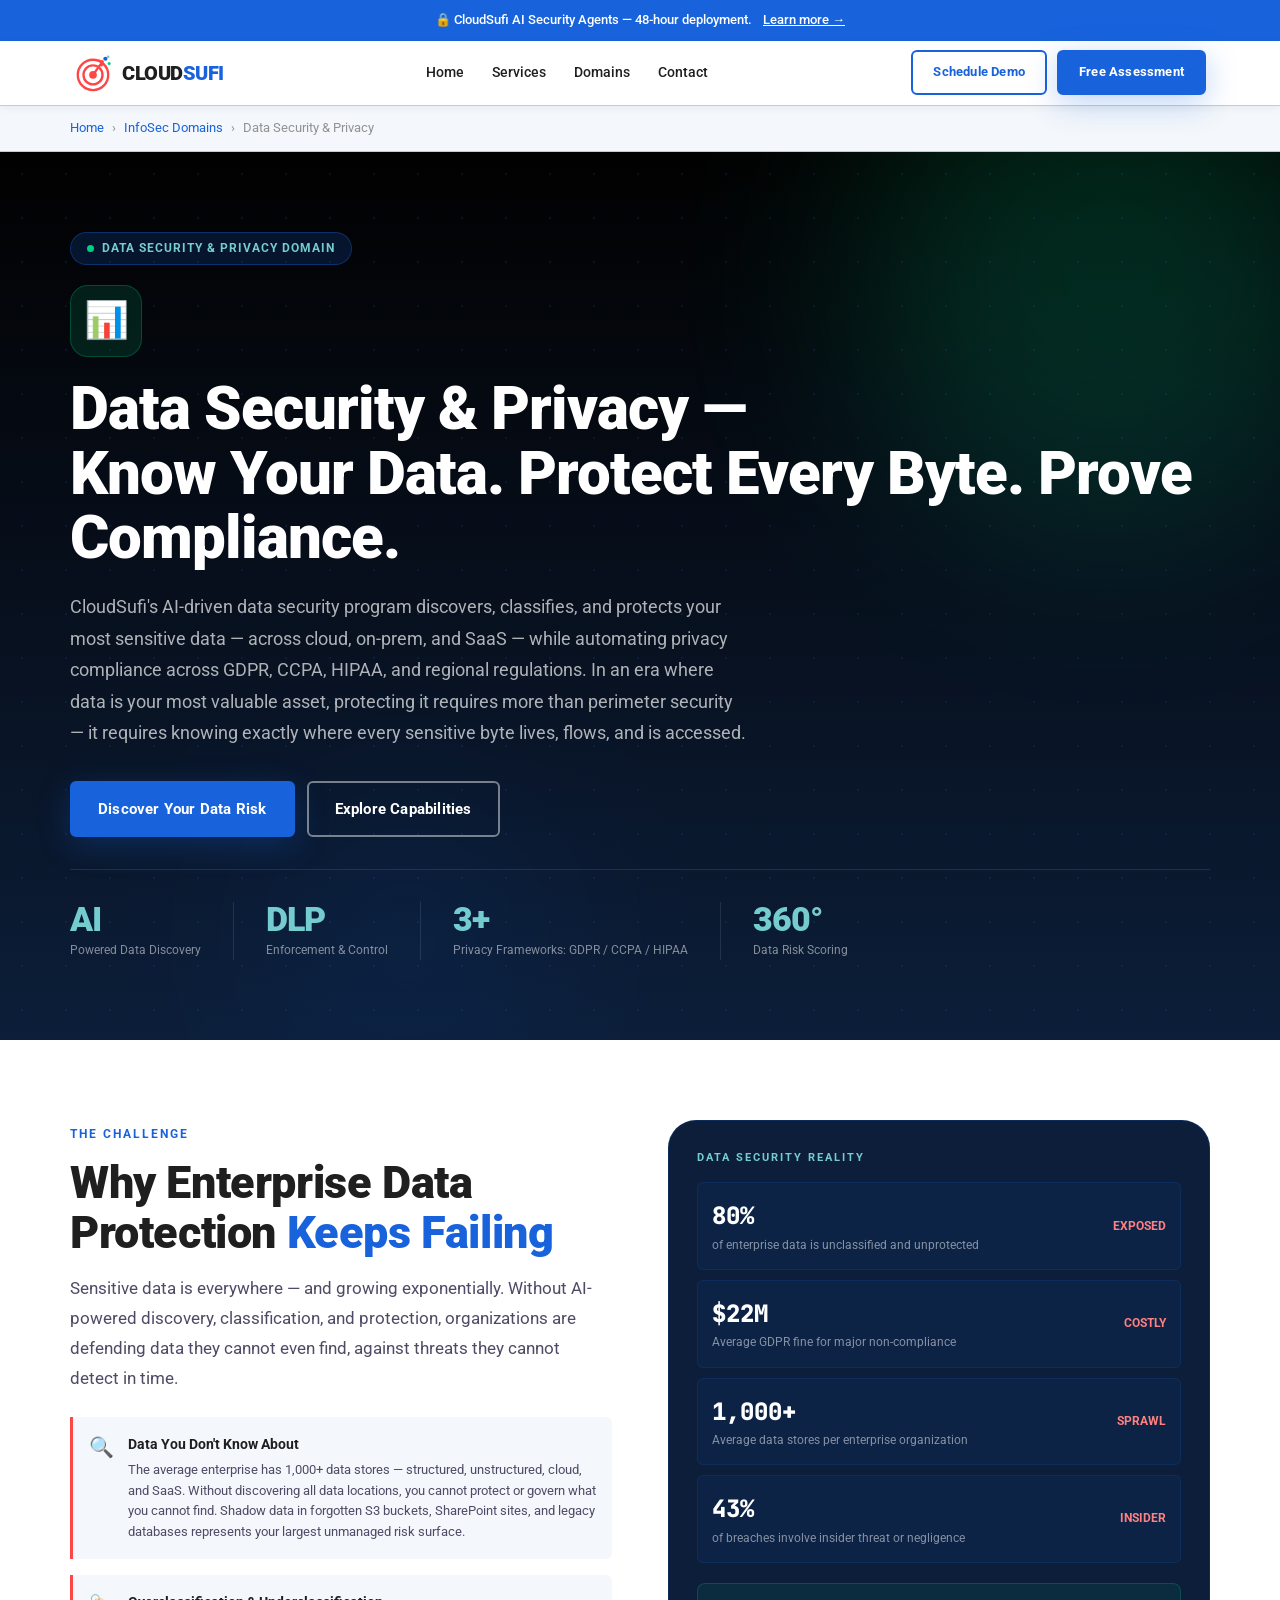
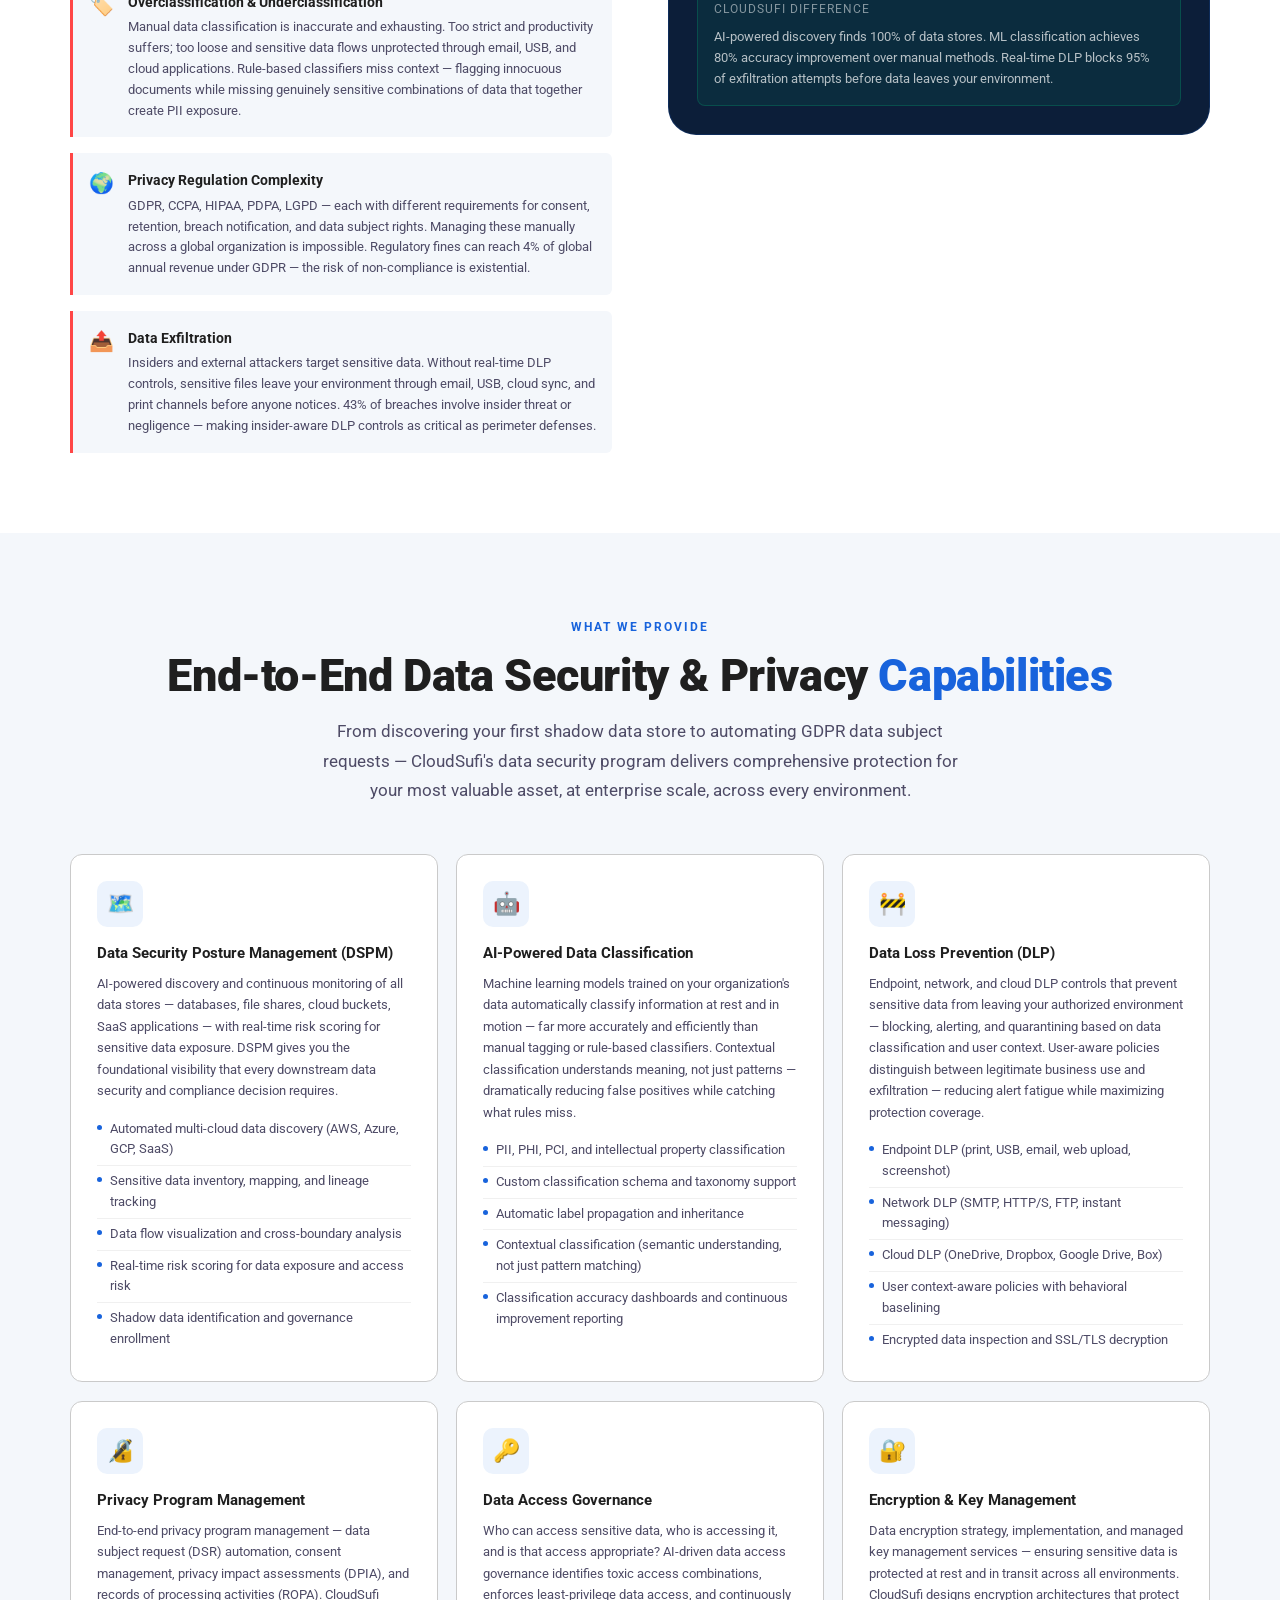
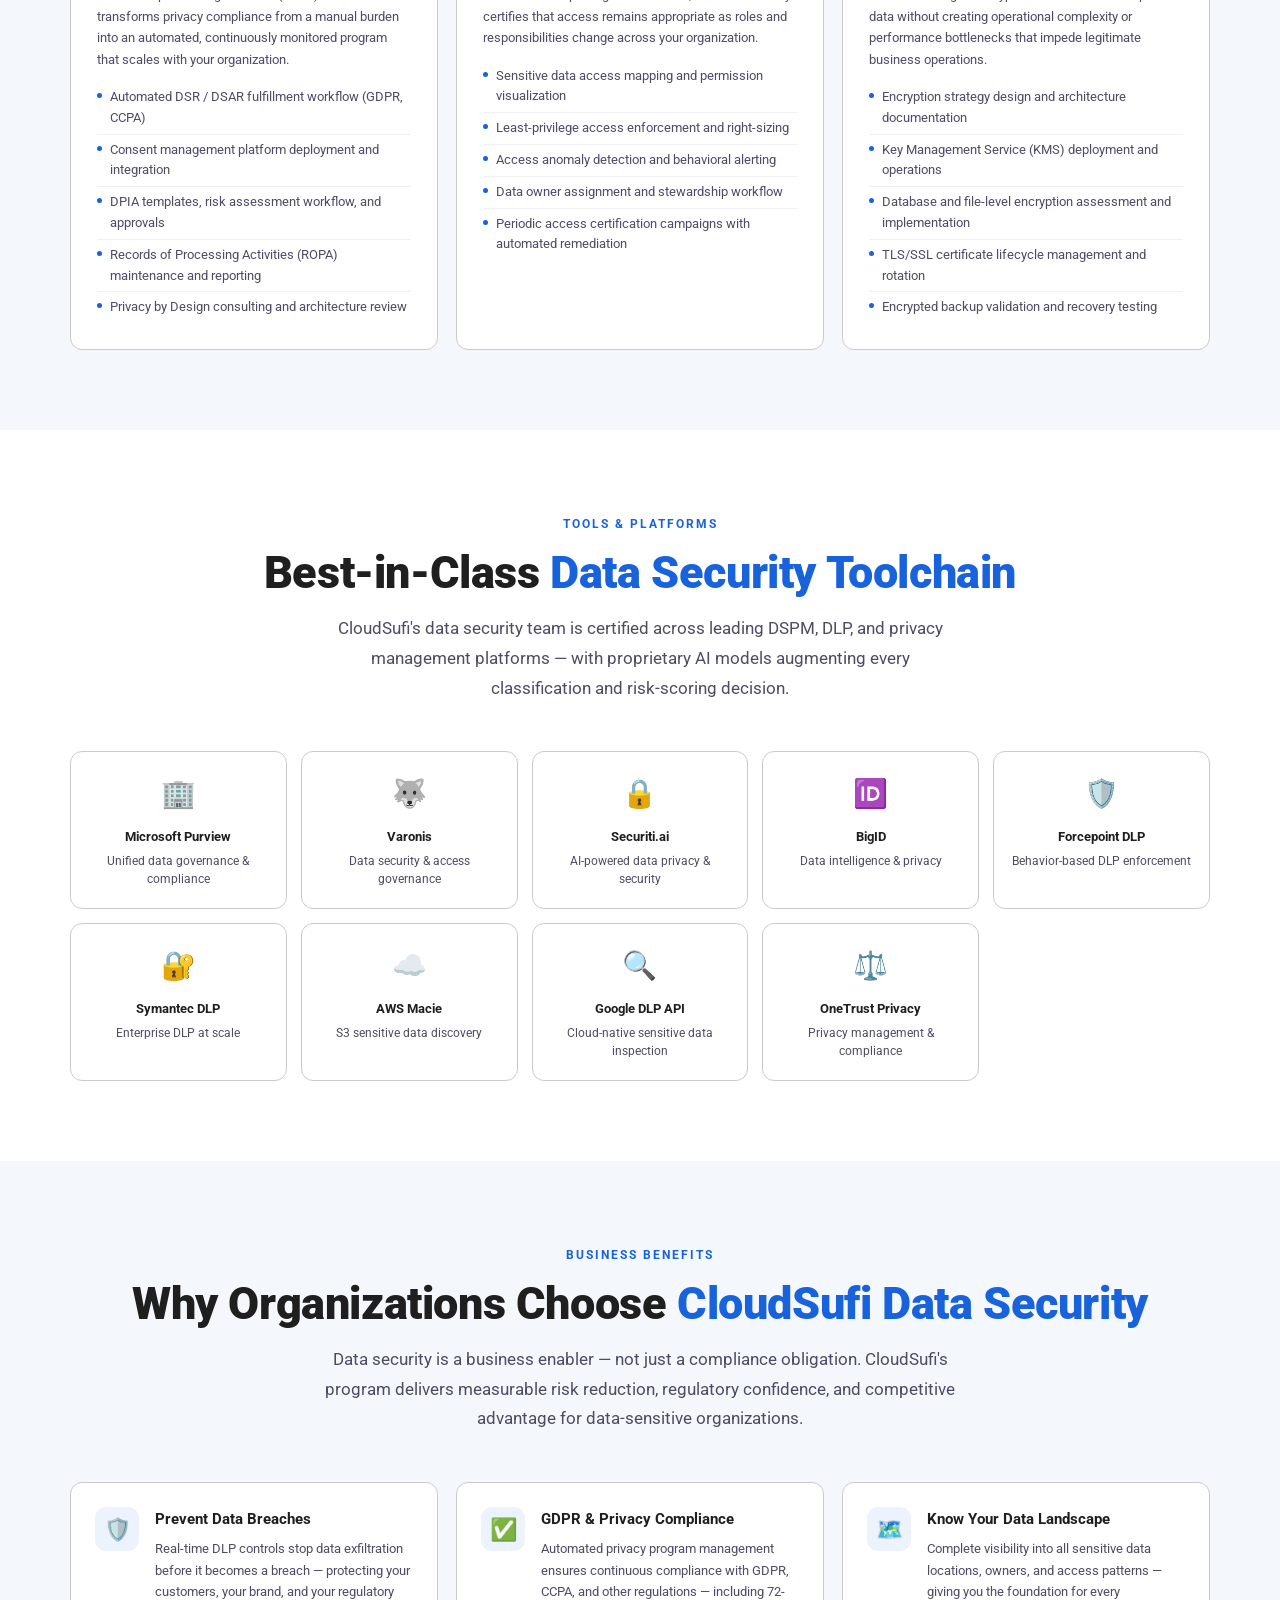
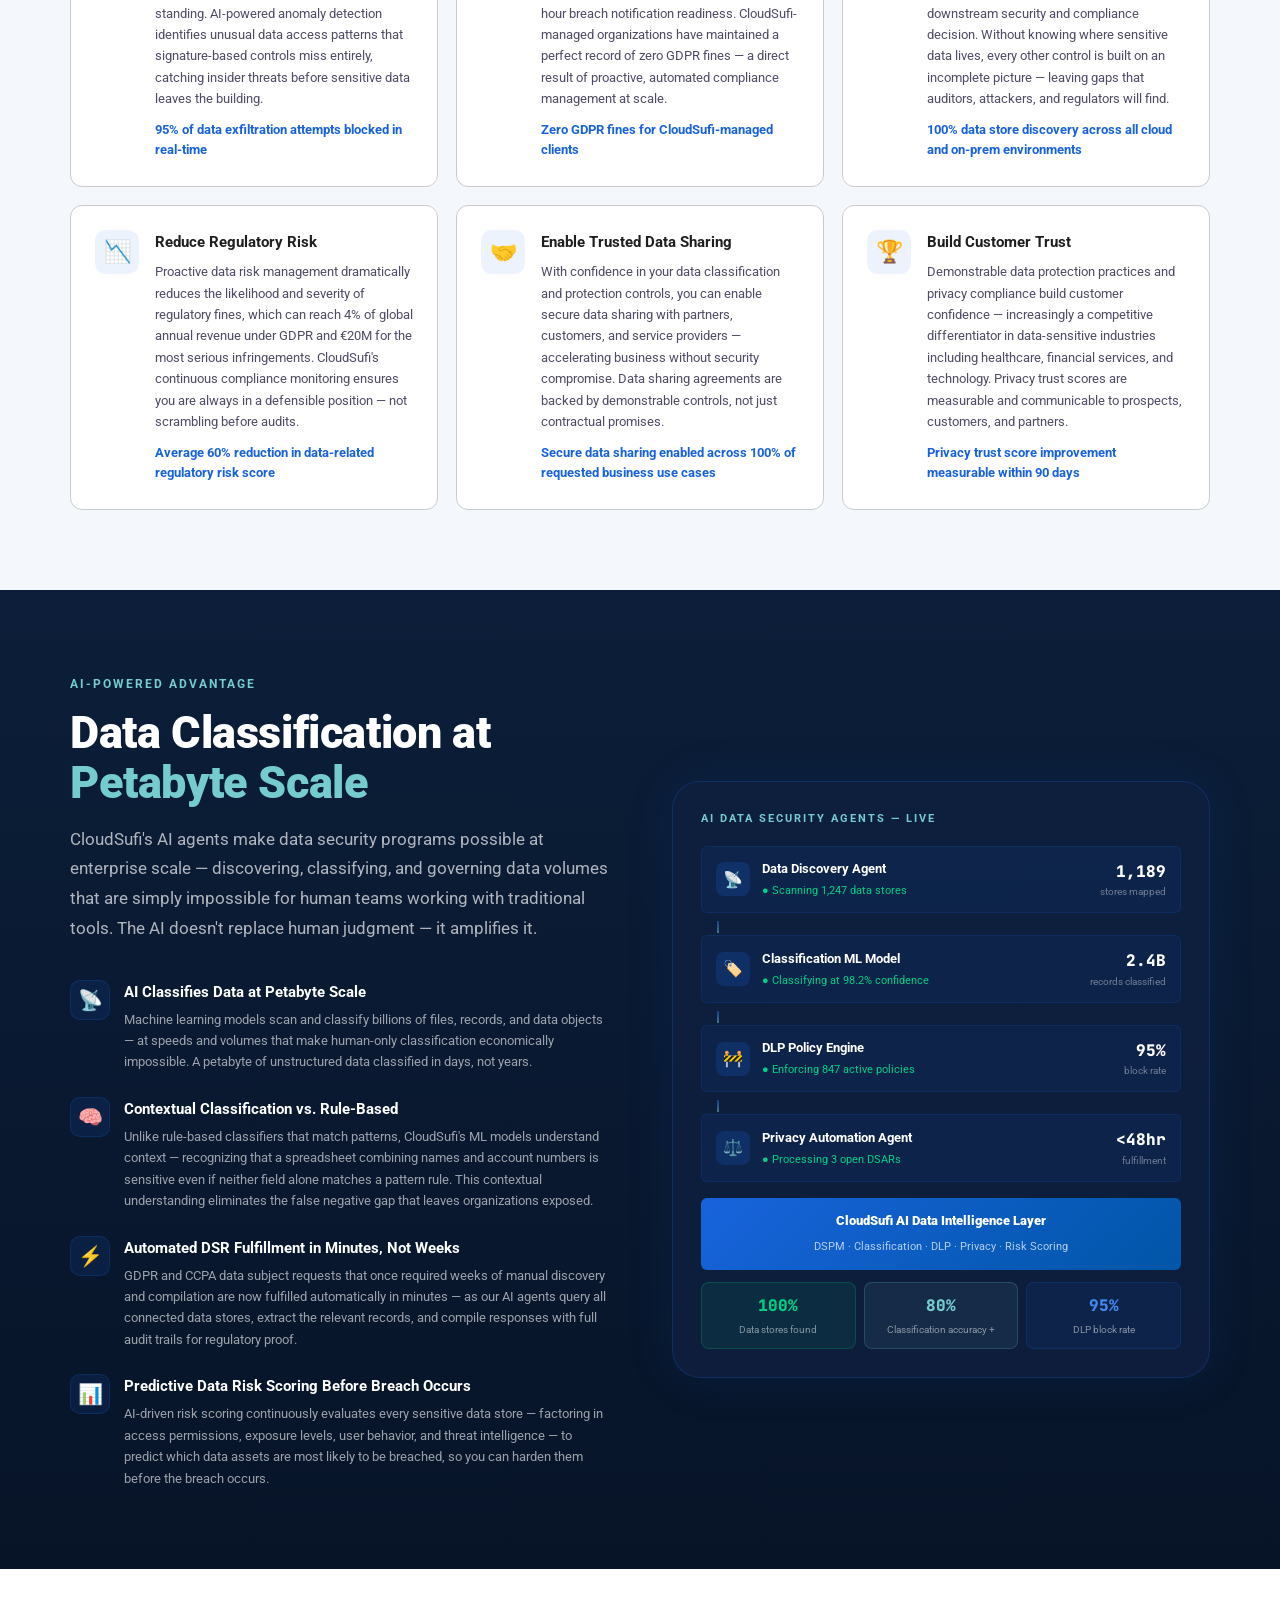
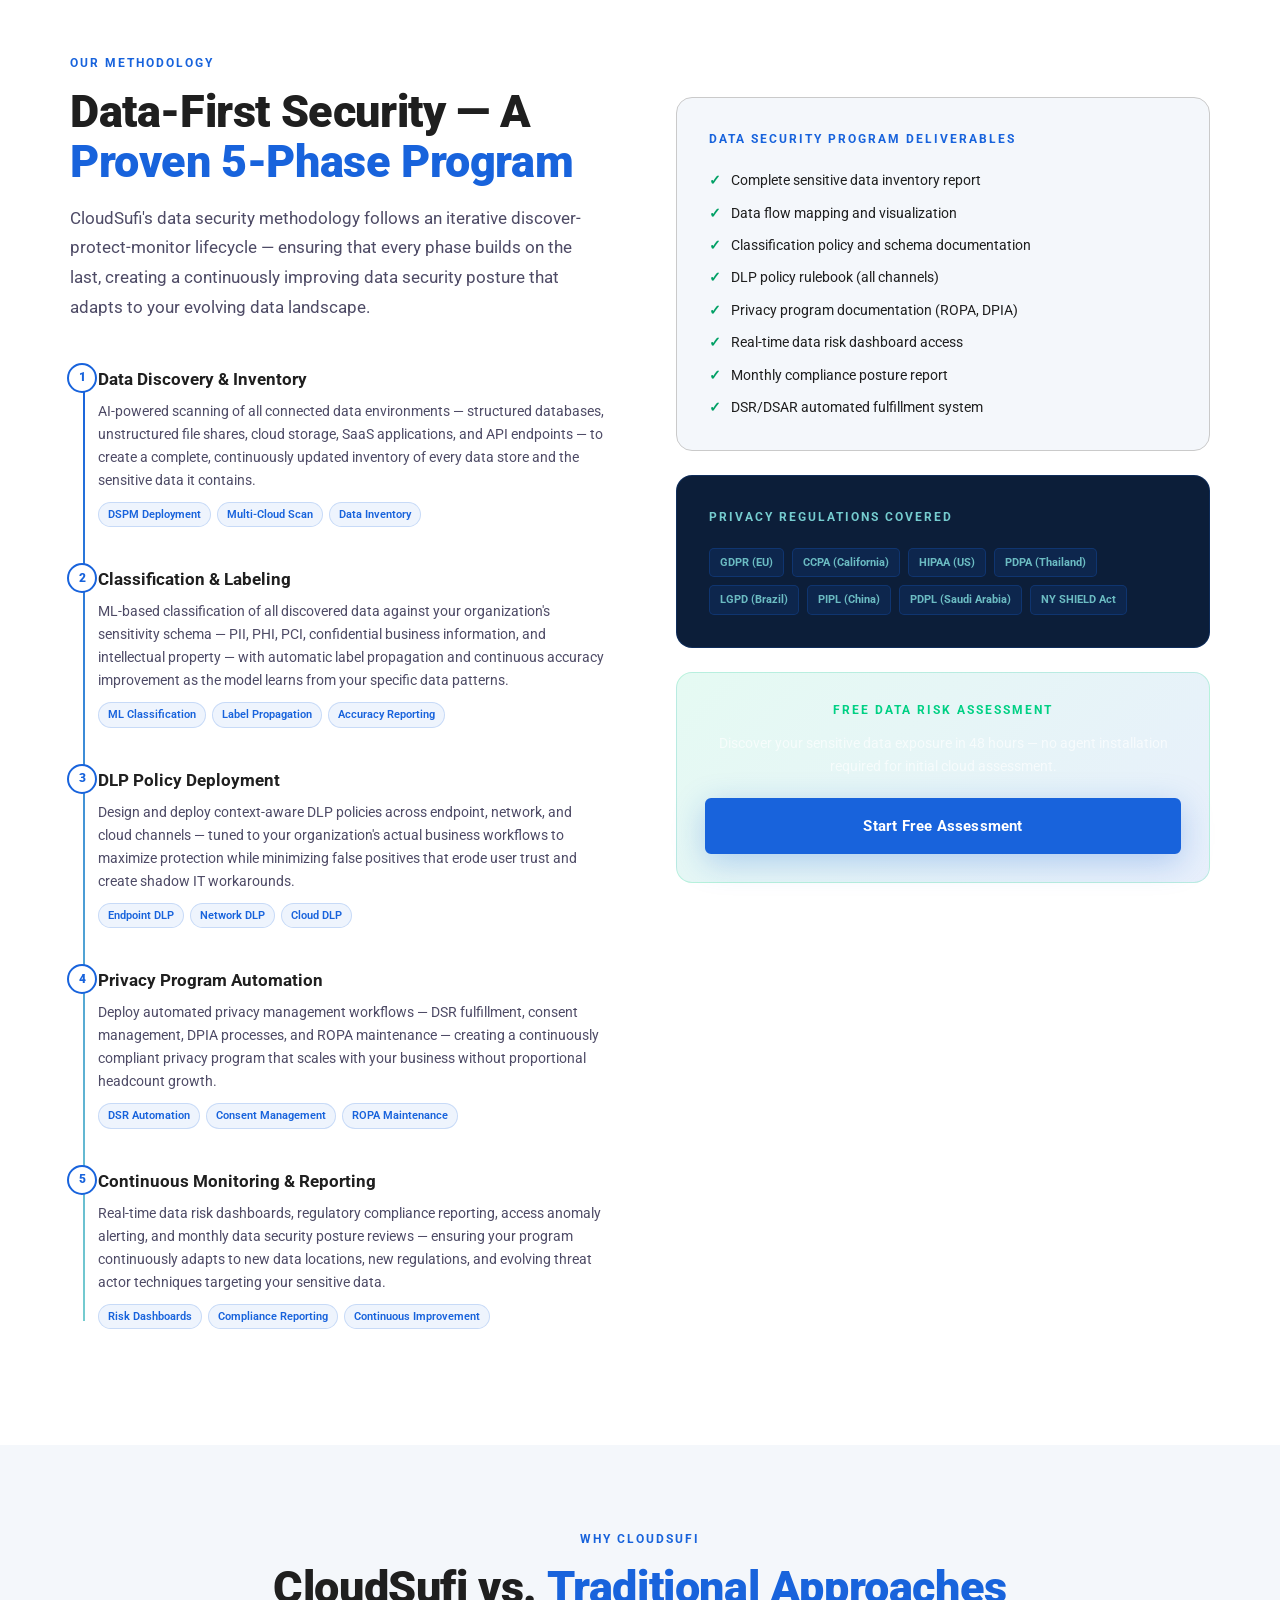
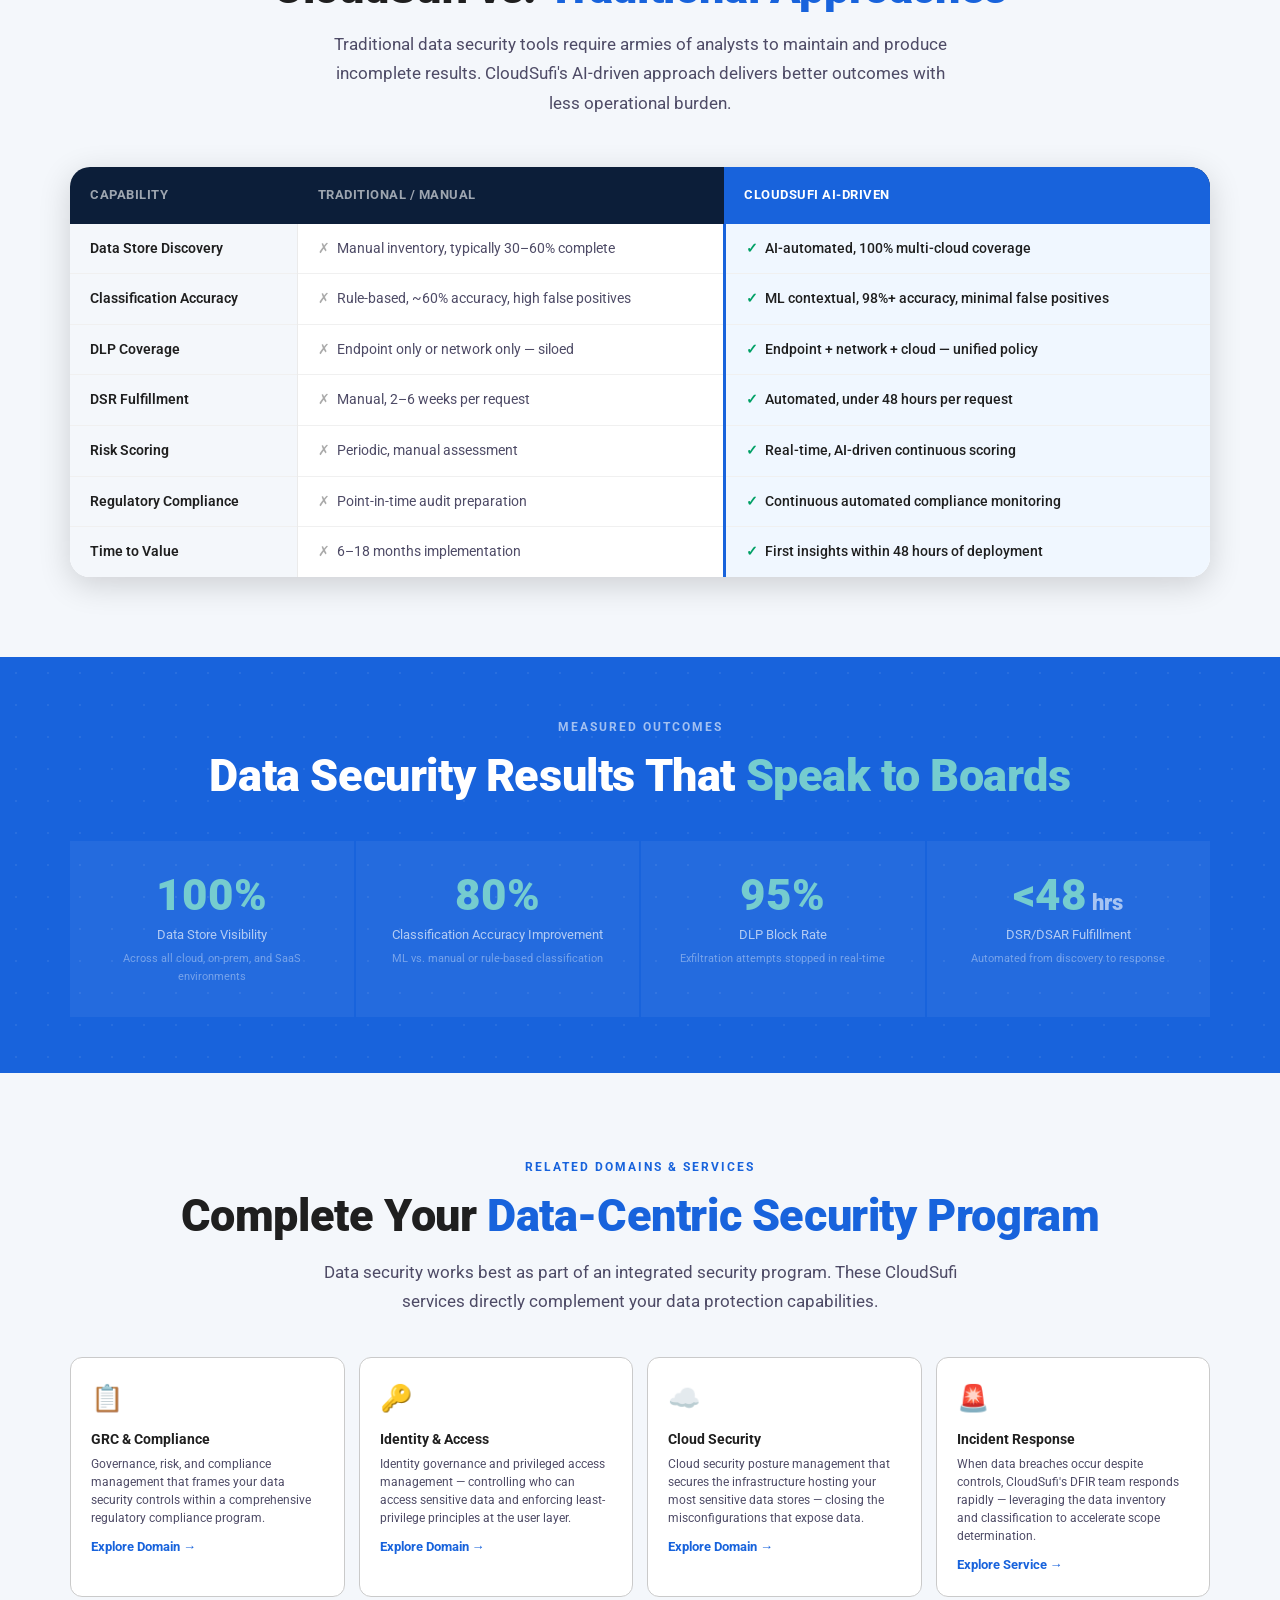
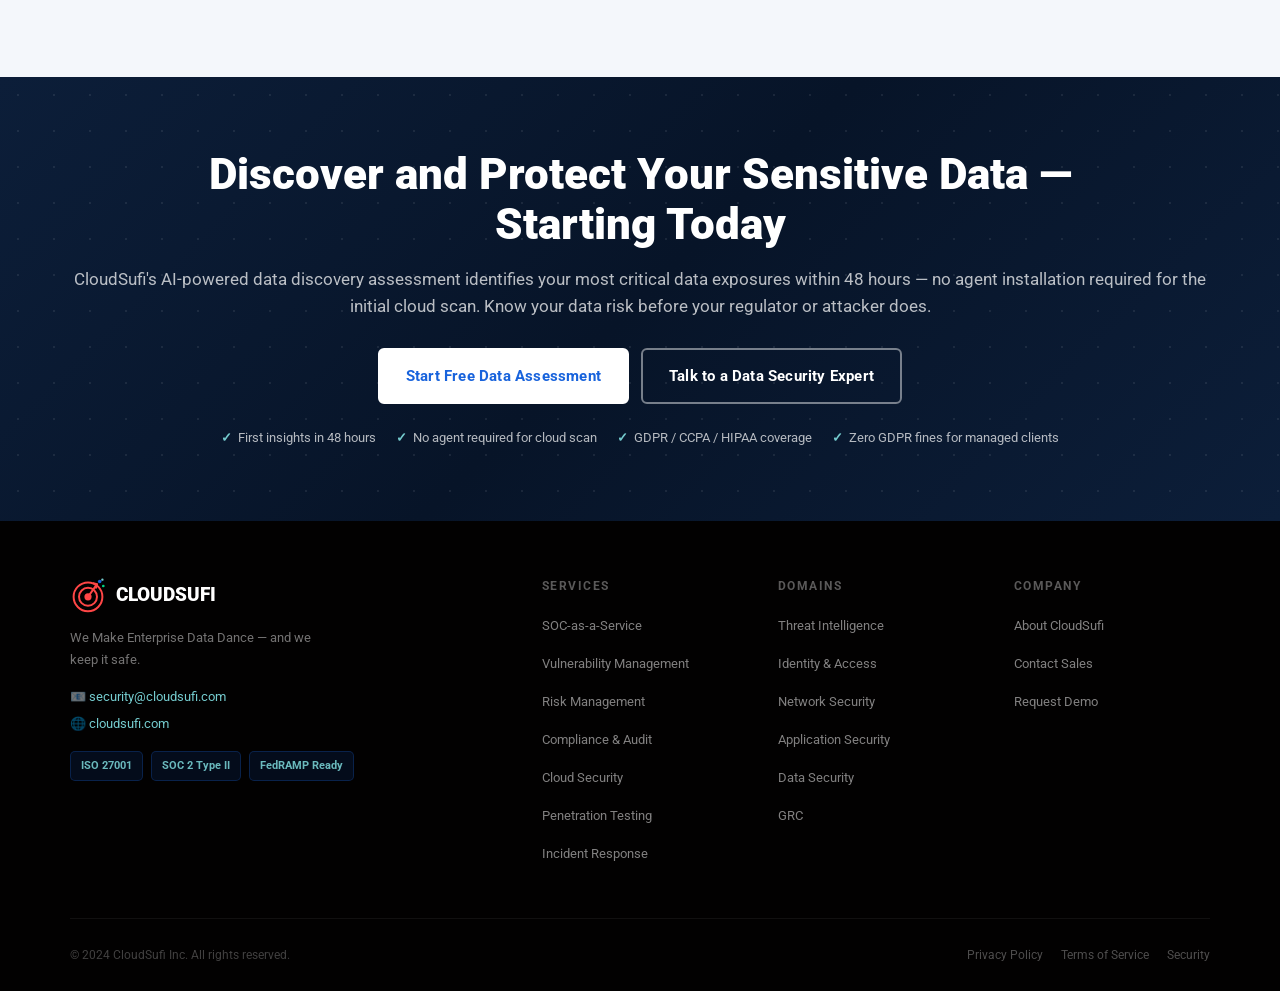
<file: data-security.html>
<!DOCTYPE html><html lang="en"><head>
<meta charset="UTF-8"/><meta name="viewport" content="width=device-width,initial-scale=1.0"/>
<title>Data Security &amp; Privacy | CloudSufi InfoSec</title>
<link rel="preconnect" href="https://fonts.googleapis.com"/>
<link rel="preconnect" href="https://fonts.gstatic.com" crossorigin/>
<link href="https://fonts.googleapis.com/css2?family=Roboto:wght@300;400;500;700;900&family=JetBrains+Mono:wght@400;500&display=swap" rel="stylesheet"/>
<link rel="stylesheet" href="shared.css"/>
</head><body>

<!-- TOP BANNER -->
<div class="top-banner"><div class="container"><p>🔒 CloudSufi AI Security Agents — 48-hour deployment. <a href="index.html">Learn more →</a></p></div></div>

<!-- NAV -->
<nav class="nav"><div class="container"><div class="nav-inner">
  <a href="index.html" class="nav-logo">
    <svg class="logo-icon" width="40" height="40" viewBox="0 0 40 40" fill="none"><circle cx="20" cy="22" r="16" stroke="#FF4646" stroke-width="2.5"/><circle cx="20" cy="22" r="10" stroke="#FF4646" stroke-width="2.5"/><circle cx="20" cy="22" r="4" fill="#FF4646"/><line x1="20" y1="22" x2="30" y2="8" stroke="#FF4646" stroke-width="2.5" stroke-linecap="round"/><polyline points="26,7 30,8 29,12" stroke="#FF4646" stroke-width="2.5" stroke-linecap="round" stroke-linejoin="round"/><circle cx="33" cy="5" r="2.2" fill="#1863DC"/><circle cx="37" cy="10" r="1.6" fill="#00D084"/><circle cx="36" cy="3" r="1.4" fill="#75CCCF"/></svg>
    <span class="logo-wordmark">CLOUD<span>SUFI</span></span>
  </a>
  <div class="nav-links"><a href="index.html">Home</a><a href="index.html#services">Services</a><a href="index.html#domains">Domains</a><a href="index.html#contact">Contact</a></div>
  <div class="nav-cta">
    <a href="index.html#contact" class="btn btn-outline-blue" style="padding:10px 20px;font-size:13px;">Schedule Demo</a>
    <a href="index.html#contact" class="btn btn-primary" style="padding:10px 20px;font-size:13px;">Free Assessment</a>
  
    <button class="nav-hamburger" id="navHamburger" aria-label="Toggle navigation menu" aria-expanded="false"><span></span><span></span><span></span></button>
</div></div>
  <div class="nav-mobile" id="navMobile">
    <a href="index.html">Home</a>
    <a href="index.html#services">Services</a>
    <a href="index.html#domains">All Domains</a>
    <a href="index.html#ai-twin">AI Digital Twin</a>
    <a href="index.html#comparison">Compare</a>
    <a href="index.html#contact">Contact</a>
    <div class="nm-cta">
      <a href="index.html#contact" class="btn btn-outline-blue">Schedule Demo</a>
      <a href="index.html#contact" class="btn btn-primary">Free Assessment</a>
    </div>
  </div>
</nav>

<!-- BREADCRUMB -->
<div class="breadcrumb"><div class="container">
  <div class="breadcrumb-inner">
    <a href="index.html">Home</a>
    <span class="breadcrumb-sep">›</span>
    <a href="index.html#domains">InfoSec Domains</a>
    <span class="breadcrumb-sep">›</span>
    <span>Data Security &amp; Privacy</span>
  </div>
</div></div>

<!-- HERO -->
<section class="domain-hero">
  <div class="hero-orb orb-1" style="background:#00D084;"></div>
  <div class="hero-orb orb-2" style="background:#1863DC;"></div>
  <div class="container">
    <div class="hero-body">
      <div class="hero-eyebrow"><span class="pulse" style="background:#00D084;"></span>Data Security &amp; Privacy Domain</div>
      <div class="hero-icon-wrap" style="background:rgba(0,208,132,0.12);border-color:rgba(0,208,132,0.25);">📊</div>
      <h1 class="h1">Data Security &amp; Privacy —<br/>Know Your Data. Protect Every Byte. Prove Compliance.</h1>
      <p class="hero-desc">CloudSufi's AI-driven data security program discovers, classifies, and protects your most sensitive data — across cloud, on-prem, and SaaS — while automating privacy compliance across GDPR, CCPA, HIPAA, and regional regulations. In an era where data is your most valuable asset, protecting it requires more than perimeter security — it requires knowing exactly where every sensitive byte lives, flows, and is accessed.</p>
      <div class="hero-actions">
        <a href="index.html#contact" class="btn btn-primary">Discover Your Data Risk</a>
        <a href="#what-we-provide" class="btn btn-outline-white">Explore Capabilities</a>
      </div>
      <div class="hero-stats">
        <div class="hero-stat">
          <div class="stat-num"><em>AI</em></div>
          <div class="stat-lbl">Powered Data Discovery</div>
        </div>
        <div class="hero-stat">
          <div class="stat-num"><em>DLP</em></div>
          <div class="stat-lbl">Enforcement &amp; Control</div>
        </div>
        <div class="hero-stat">
          <div class="stat-num"><em>3+</em></div>
          <div class="stat-lbl">Privacy Frameworks: GDPR / CCPA / HIPAA</div>
        </div>
        <div class="hero-stat">
          <div class="stat-num"><em>360°</em></div>
          <div class="stat-lbl">Data Risk Scoring</div>
        </div>
      </div>
    </div>
  </div>
</section>

<!-- CHALLENGE -->
<section class="section challenge-section">
  <div class="container">
    <div class="challenge-grid">
      <div>
        <div class="label">The Challenge</div>
        <h2 class="h2">Why Enterprise Data Protection <em>Keeps Failing</em></h2>
        <p class="sub">Sensitive data is everywhere — and growing exponentially. Without AI-powered discovery, classification, and protection, organizations are defending data they cannot even find, against threats they cannot detect in time.</p>
        <div class="challenge-points">
          <div class="challenge-point reveal">
            <div class="cp-icon">🔍</div>
            <div>
              <div class="cp-title">Data You Don't Know About</div>
              <div class="cp-desc">The average enterprise has 1,000+ data stores — structured, unstructured, cloud, and SaaS. Without discovering all data locations, you cannot protect or govern what you cannot find. Shadow data in forgotten S3 buckets, SharePoint sites, and legacy databases represents your largest unmanaged risk surface.</div>
            </div>
          </div>
          <div class="challenge-point reveal">
            <div class="cp-icon">🏷️</div>
            <div>
              <div class="cp-title">Overclassification &amp; Underclassification</div>
              <div class="cp-desc">Manual data classification is inaccurate and exhausting. Too strict and productivity suffers; too loose and sensitive data flows unprotected through email, USB, and cloud applications. Rule-based classifiers miss context — flagging innocuous documents while missing genuinely sensitive combinations of data that together create PII exposure.</div>
            </div>
          </div>
          <div class="challenge-point reveal">
            <div class="cp-icon">🌍</div>
            <div>
              <div class="cp-title">Privacy Regulation Complexity</div>
              <div class="cp-desc">GDPR, CCPA, HIPAA, PDPA, LGPD — each with different requirements for consent, retention, breach notification, and data subject rights. Managing these manually across a global organization is impossible. Regulatory fines can reach 4% of global annual revenue under GDPR — the risk of non-compliance is existential.</div>
            </div>
          </div>
          <div class="challenge-point reveal">
            <div class="cp-icon">📤</div>
            <div>
              <div class="cp-title">Data Exfiltration</div>
              <div class="cp-desc">Insiders and external attackers target sensitive data. Without real-time DLP controls, sensitive files leave your environment through email, USB, cloud sync, and print channels before anyone notices. 43% of breaches involve insider threat or negligence — making insider-aware DLP controls as critical as perimeter defenses.</div>
            </div>
          </div>
        </div>
      </div>
      <div class="challenge-visual reveal">
        <div class="cv-label">Data Security Reality</div>
        <div class="cv-stat">
          <div>
            <div class="cv-val">80%</div>
            <div class="cv-lbl">of enterprise data is unclassified and unprotected</div>
          </div>
          <div class="cv-bad">EXPOSED</div>
        </div>
        <div class="cv-stat">
          <div>
            <div class="cv-val">$22M</div>
            <div class="cv-lbl">Average GDPR fine for major non-compliance</div>
          </div>
          <div class="cv-bad">COSTLY</div>
        </div>
        <div class="cv-stat">
          <div>
            <div class="cv-val">1,000+</div>
            <div class="cv-lbl">Average data stores per enterprise organization</div>
          </div>
          <div class="cv-bad">SPRAWL</div>
        </div>
        <div class="cv-stat">
          <div>
            <div class="cv-val">43%</div>
            <div class="cv-lbl">of breaches involve insider threat or negligence</div>
          </div>
          <div class="cv-bad">INSIDER</div>
        </div>
        <div style="margin-top:20px;padding:16px;background:rgba(0,208,132,0.08);border:1px solid rgba(0,208,132,0.2);border-radius:8px;">
          <div style="font-size:12px;color:rgba(255,255,255,0.5);text-transform:uppercase;letter-spacing:1px;margin-bottom:8px;">CloudSufi Difference</div>
          <div style="font-size:13px;color:rgba(255,255,255,0.7);line-height:1.6;">AI-powered discovery finds 100% of data stores. ML classification achieves 80% accuracy improvement over manual methods. Real-time DLP blocks 95% of exfiltration attempts before data leaves your environment.</div>
        </div>
      </div>
    </div>
  </div>
</section>

<!-- WHAT WE PROVIDE -->
<section class="section provide-section" id="what-we-provide">
  <div class="container">
    <div class="text-center" style="margin-bottom:48px;">
      <div class="label">What We Provide</div>
      <h2 class="h2">End-to-End Data Security &amp; Privacy <em>Capabilities</em></h2>
      <p class="sub sub-center">From discovering your first shadow data store to automating GDPR data subject requests — CloudSufi's data security program delivers comprehensive protection for your most valuable asset, at enterprise scale, across every environment.</p>
    </div>
    <div class="provide-grid">

      <div class="provide-card reveal">
        <div class="provide-icon">🗺️</div>
        <div class="provide-title">Data Security Posture Management (DSPM)</div>
        <div class="provide-desc">AI-powered discovery and continuous monitoring of all data stores — databases, file shares, cloud buckets, SaaS applications — with real-time risk scoring for sensitive data exposure. DSPM gives you the foundational visibility that every downstream data security and compliance decision requires.</div>
        <ul class="provide-list">
          <li>Automated multi-cloud data discovery (AWS, Azure, GCP, SaaS)</li>
          <li>Sensitive data inventory, mapping, and lineage tracking</li>
          <li>Data flow visualization and cross-boundary analysis</li>
          <li>Real-time risk scoring for data exposure and access risk</li>
          <li>Shadow data identification and governance enrollment</li>
        </ul>
      </div>

      <div class="provide-card reveal">
        <div class="provide-icon">🤖</div>
        <div class="provide-title">AI-Powered Data Classification</div>
        <div class="provide-desc">Machine learning models trained on your organization's data automatically classify information at rest and in motion — far more accurately and efficiently than manual tagging or rule-based classifiers. Contextual classification understands meaning, not just patterns — dramatically reducing false positives while catching what rules miss.</div>
        <ul class="provide-list">
          <li>PII, PHI, PCI, and intellectual property classification</li>
          <li>Custom classification schema and taxonomy support</li>
          <li>Automatic label propagation and inheritance</li>
          <li>Contextual classification (semantic understanding, not just pattern matching)</li>
          <li>Classification accuracy dashboards and continuous improvement reporting</li>
        </ul>
      </div>

      <div class="provide-card reveal">
        <div class="provide-icon">🚧</div>
        <div class="provide-title">Data Loss Prevention (DLP)</div>
        <div class="provide-desc">Endpoint, network, and cloud DLP controls that prevent sensitive data from leaving your authorized environment — blocking, alerting, and quarantining based on data classification and user context. User-aware policies distinguish between legitimate business use and exfiltration — reducing alert fatigue while maximizing protection coverage.</div>
        <ul class="provide-list">
          <li>Endpoint DLP (print, USB, email, web upload, screenshot)</li>
          <li>Network DLP (SMTP, HTTP/S, FTP, instant messaging)</li>
          <li>Cloud DLP (OneDrive, Dropbox, Google Drive, Box)</li>
          <li>User context-aware policies with behavioral baselining</li>
          <li>Encrypted data inspection and SSL/TLS decryption</li>
        </ul>
      </div>

      <div class="provide-card reveal">
        <div class="provide-icon">🔏</div>
        <div class="provide-title">Privacy Program Management</div>
        <div class="provide-desc">End-to-end privacy program management — data subject request (DSR) automation, consent management, privacy impact assessments (DPIA), and records of processing activities (ROPA). CloudSufi transforms privacy compliance from a manual burden into an automated, continuously monitored program that scales with your organization.</div>
        <ul class="provide-list">
          <li>Automated DSR / DSAR fulfillment workflow (GDPR, CCPA)</li>
          <li>Consent management platform deployment and integration</li>
          <li>DPIA templates, risk assessment workflow, and approvals</li>
          <li>Records of Processing Activities (ROPA) maintenance and reporting</li>
          <li>Privacy by Design consulting and architecture review</li>
        </ul>
      </div>

      <div class="provide-card reveal">
        <div class="provide-icon">🔑</div>
        <div class="provide-title">Data Access Governance</div>
        <div class="provide-desc">Who can access sensitive data, who is accessing it, and is that access appropriate? AI-driven data access governance identifies toxic access combinations, enforces least-privilege data access, and continuously certifies that access remains appropriate as roles and responsibilities change across your organization.</div>
        <ul class="provide-list">
          <li>Sensitive data access mapping and permission visualization</li>
          <li>Least-privilege access enforcement and right-sizing</li>
          <li>Access anomaly detection and behavioral alerting</li>
          <li>Data owner assignment and stewardship workflow</li>
          <li>Periodic access certification campaigns with automated remediation</li>
        </ul>
      </div>

      <div class="provide-card reveal">
        <div class="provide-icon">🔐</div>
        <div class="provide-title">Encryption &amp; Key Management</div>
        <div class="provide-desc">Data encryption strategy, implementation, and managed key management services — ensuring sensitive data is protected at rest and in transit across all environments. CloudSufi designs encryption architectures that protect data without creating operational complexity or performance bottlenecks that impede legitimate business operations.</div>
        <ul class="provide-list">
          <li>Encryption strategy design and architecture documentation</li>
          <li>Key Management Service (KMS) deployment and operations</li>
          <li>Database and file-level encryption assessment and implementation</li>
          <li>TLS/SSL certificate lifecycle management and rotation</li>
          <li>Encrypted backup validation and recovery testing</li>
        </ul>
      </div>

    </div>
  </div>
</section>

<!-- CAPABILITIES / TOOLS -->
<section class="section cap-section">
  <div class="container">
    <div class="text-center" style="margin-bottom:48px;">
      <div class="label">Tools &amp; Platforms</div>
      <h2 class="h2">Best-in-Class <em>Data Security Toolchain</em></h2>
      <p class="sub sub-center">CloudSufi's data security team is certified across leading DSPM, DLP, and privacy management platforms — with proprietary AI models augmenting every classification and risk-scoring decision.</p>
    </div>
    <div class="cap-grid">
      <div class="cap-item reveal">
        <div class="cap-icon">🏢</div>
        <div class="cap-name">Microsoft Purview</div>
        <div class="cap-sub">Unified data governance &amp; compliance</div>
      </div>
      <div class="cap-item reveal">
        <div class="cap-icon">🐺</div>
        <div class="cap-name">Varonis</div>
        <div class="cap-sub">Data security &amp; access governance</div>
      </div>
      <div class="cap-item reveal">
        <div class="cap-icon">🔒</div>
        <div class="cap-name">Securiti.ai</div>
        <div class="cap-sub">AI-powered data privacy &amp; security</div>
      </div>
      <div class="cap-item reveal">
        <div class="cap-icon">🆔</div>
        <div class="cap-name">BigID</div>
        <div class="cap-sub">Data intelligence &amp; privacy</div>
      </div>
      <div class="cap-item reveal">
        <div class="cap-icon">🛡️</div>
        <div class="cap-name">Forcepoint DLP</div>
        <div class="cap-sub">Behavior-based DLP enforcement</div>
      </div>
      <div class="cap-item reveal">
        <div class="cap-icon">🔐</div>
        <div class="cap-name">Symantec DLP</div>
        <div class="cap-sub">Enterprise DLP at scale</div>
      </div>
      <div class="cap-item reveal">
        <div class="cap-icon">☁️</div>
        <div class="cap-name">AWS Macie</div>
        <div class="cap-sub">S3 sensitive data discovery</div>
      </div>
      <div class="cap-item reveal">
        <div class="cap-icon">🔍</div>
        <div class="cap-name">Google DLP API</div>
        <div class="cap-sub">Cloud-native sensitive data inspection</div>
      </div>
      <div class="cap-item reveal">
        <div class="cap-icon">⚖️</div>
        <div class="cap-name">OneTrust Privacy</div>
        <div class="cap-sub">Privacy management &amp; compliance</div>
      </div>
    </div>
  </div>
</section>

<!-- BENEFITS -->
<section class="section benefits-section">
  <div class="container">
    <div class="text-center" style="margin-bottom:48px;">
      <div class="label">Business Benefits</div>
      <h2 class="h2">Why Organizations Choose <em>CloudSufi Data Security</em></h2>
      <p class="sub sub-center">Data security is a business enabler — not just a compliance obligation. CloudSufi's program delivers measurable risk reduction, regulatory confidence, and competitive advantage for data-sensitive organizations.</p>
    </div>
    <div class="benefits-grid">

      <div class="benefit-card reveal">
        <div class="benefit-icon">🛡️</div>
        <div>
          <div class="benefit-title">Prevent Data Breaches</div>
          <div class="benefit-desc">Real-time DLP controls stop data exfiltration before it becomes a breach — protecting your customers, your brand, and your regulatory standing. AI-powered anomaly detection identifies unusual data access patterns that signature-based controls miss entirely, catching insider threats before sensitive data leaves the building.</div>
          <span class="benefit-metric">95% of data exfiltration attempts blocked in real-time</span>
        </div>
      </div>

      <div class="benefit-card reveal">
        <div class="benefit-icon">✅</div>
        <div>
          <div class="benefit-title">GDPR &amp; Privacy Compliance</div>
          <div class="benefit-desc">Automated privacy program management ensures continuous compliance with GDPR, CCPA, and other regulations — including 72-hour breach notification readiness. CloudSufi-managed organizations have maintained a perfect record of zero GDPR fines — a direct result of proactive, automated compliance management at scale.</div>
          <span class="benefit-metric">Zero GDPR fines for CloudSufi-managed clients</span>
        </div>
      </div>

      <div class="benefit-card reveal">
        <div class="benefit-icon">🗺️</div>
        <div>
          <div class="benefit-title">Know Your Data Landscape</div>
          <div class="benefit-desc">Complete visibility into all sensitive data locations, owners, and access patterns — giving you the foundation for every downstream security and compliance decision. Without knowing where sensitive data lives, every other control is built on an incomplete picture — leaving gaps that auditors, attackers, and regulators will find.</div>
          <span class="benefit-metric">100% data store discovery across all cloud and on-prem environments</span>
        </div>
      </div>

      <div class="benefit-card reveal">
        <div class="benefit-icon">📉</div>
        <div>
          <div class="benefit-title">Reduce Regulatory Risk</div>
          <div class="benefit-desc">Proactive data risk management dramatically reduces the likelihood and severity of regulatory fines, which can reach 4% of global annual revenue under GDPR and €20M for the most serious infringements. CloudSufi's continuous compliance monitoring ensures you are always in a defensible position — not scrambling before audits.</div>
          <span class="benefit-metric">Average 60% reduction in data-related regulatory risk score</span>
        </div>
      </div>

      <div class="benefit-card reveal">
        <div class="benefit-icon">🤝</div>
        <div>
          <div class="benefit-title">Enable Trusted Data Sharing</div>
          <div class="benefit-desc">With confidence in your data classification and protection controls, you can enable secure data sharing with partners, customers, and service providers — accelerating business without security compromise. Data sharing agreements are backed by demonstrable controls, not just contractual promises.</div>
          <span class="benefit-metric">Secure data sharing enabled across 100% of requested business use cases</span>
        </div>
      </div>

      <div class="benefit-card reveal">
        <div class="benefit-icon">🏆</div>
        <div>
          <div class="benefit-title">Build Customer Trust</div>
          <div class="benefit-desc">Demonstrable data protection practices and privacy compliance build customer confidence — increasingly a competitive differentiator in data-sensitive industries including healthcare, financial services, and technology. Privacy trust scores are measurable and communicable to prospects, customers, and partners.</div>
          <span class="benefit-metric">Privacy trust score improvement measurable within 90 days</span>
        </div>
      </div>

    </div>
  </div>
</section>

<!-- AI ADVANTAGE -->
<section class="section ai-section">
  <div class="container">
    <div class="ai-layout">
      <div>
        <div class="label label-light">AI-Powered Advantage</div>
        <h2 class="h2 h2-white">Data Classification at <em>Petabyte Scale</em></h2>
        <p class="sub sub-white" style="margin-bottom:36px;">CloudSufi's AI agents make data security programs possible at enterprise scale — discovering, classifying, and governing data volumes that are simply impossible for human teams working with traditional tools. The AI doesn't replace human judgment — it amplifies it.</p>
        <div class="ai-points">
          <div class="ai-point">
            <div class="ai-point-icon">📡</div>
            <div>
              <div class="ai-point-title">AI Classifies Data at Petabyte Scale</div>
              <div class="ai-point-desc">Machine learning models scan and classify billions of files, records, and data objects — at speeds and volumes that make human-only classification economically impossible. A petabyte of unstructured data classified in days, not years.</div>
            </div>
          </div>
          <div class="ai-point">
            <div class="ai-point-icon">🧠</div>
            <div>
              <div class="ai-point-title">Contextual Classification vs. Rule-Based</div>
              <div class="ai-point-desc">Unlike rule-based classifiers that match patterns, CloudSufi's ML models understand context — recognizing that a spreadsheet combining names and account numbers is sensitive even if neither field alone matches a pattern rule. This contextual understanding eliminates the false negative gap that leaves organizations exposed.</div>
            </div>
          </div>
          <div class="ai-point">
            <div class="ai-point-icon">⚡</div>
            <div>
              <div class="ai-point-title">Automated DSR Fulfillment in Minutes, Not Weeks</div>
              <div class="ai-point-desc">GDPR and CCPA data subject requests that once required weeks of manual discovery and compilation are now fulfilled automatically in minutes — as our AI agents query all connected data stores, extract the relevant records, and compile responses with full audit trails for regulatory proof.</div>
            </div>
          </div>
          <div class="ai-point">
            <div class="ai-point-icon">📊</div>
            <div>
              <div class="ai-point-title">Predictive Data Risk Scoring Before Breach Occurs</div>
              <div class="ai-point-desc">AI-driven risk scoring continuously evaluates every sensitive data store — factoring in access permissions, exposure levels, user behavior, and threat intelligence — to predict which data assets are most likely to be breached, so you can harden them before the breach occurs.</div>
            </div>
          </div>
        </div>
      </div>
      <div class="ai-panel reveal">
        <div class="ai-panel-label">AI Data Security Agents — Live</div>
        <div class="ai-row">
          <div class="ai-row-icon">📡</div>
          <div>
            <div class="ai-row-name">Data Discovery Agent</div>
            <div class="ai-row-status">● Scanning 1,247 data stores</div>
          </div>
          <div class="ai-row-val"><div class="v">1,189</div><div class="l">stores mapped</div></div>
        </div>
        <div class="ai-divider"></div>
        <div class="ai-row">
          <div class="ai-row-icon">🏷️</div>
          <div>
            <div class="ai-row-name">Classification ML Model</div>
            <div class="ai-row-status">● Classifying at 98.2% confidence</div>
          </div>
          <div class="ai-row-val"><div class="v">2.4B</div><div class="l">records classified</div></div>
        </div>
        <div class="ai-divider"></div>
        <div class="ai-row">
          <div class="ai-row-icon">🚧</div>
          <div>
            <div class="ai-row-name">DLP Policy Engine</div>
            <div class="ai-row-status">● Enforcing 847 active policies</div>
          </div>
          <div class="ai-row-val"><div class="v">95%</div><div class="l">block rate</div></div>
        </div>
        <div class="ai-divider"></div>
        <div class="ai-row">
          <div class="ai-row-icon">⚖️</div>
          <div>
            <div class="ai-row-name">Privacy Automation Agent</div>
            <div class="ai-row-status">● Processing 3 open DSARs</div>
          </div>
          <div class="ai-row-val"><div class="v">&lt;48hr</div><div class="l">fulfillment</div></div>
        </div>
        <div class="ai-core" style="margin-top:16px;">
          <strong>CloudSufi AI Data Intelligence Layer</strong>
          <span>DSPM · Classification · DLP · Privacy · Risk Scoring</span>
        </div>
        <div style="margin-top:12px;display:grid;grid-template-columns:1fr 1fr 1fr;gap:8px;">
          <div style="padding:10px;background:rgba(0,208,132,0.08);border:1px solid rgba(0,208,132,0.2);border-radius:8px;text-align:center;">
            <div style="font-size:16px;font-weight:900;color:#00D084;font-family:'JetBrains Mono',monospace;">100%</div>
            <div style="font-size:10px;color:rgba(255,255,255,0.5);margin-top:3px;">Data stores found</div>
          </div>
          <div style="padding:10px;background:rgba(117,204,207,0.08);border:1px solid rgba(117,204,207,0.2);border-radius:8px;text-align:center;">
            <div style="font-size:16px;font-weight:900;color:#75CCCF;font-family:'JetBrains Mono',monospace;">80%</div>
            <div style="font-size:10px;color:rgba(255,255,255,0.5);margin-top:3px;">Classification accuracy +</div>
          </div>
          <div style="padding:10px;background:rgba(24,99,220,0.08);border:1px solid rgba(24,99,220,0.2);border-radius:8px;text-align:center;">
            <div style="font-size:16px;font-weight:900;color:#4488EE;font-family:'JetBrains Mono',monospace;">95%</div>
            <div style="font-size:10px;color:rgba(255,255,255,0.5);margin-top:3px;">DLP block rate</div>
          </div>
        </div>
      </div>
    </div>
  </div>
</section>

<!-- METHODOLOGY -->
<section class="section method-section">
  <div class="container">
    <div style="display:grid;grid-template-columns:1fr 1fr;gap:72px;align-items:start;">
      <div>
        <div class="label">Our Methodology</div>
        <h2 class="h2">Data-First Security — A <em>Proven 5-Phase Program</em></h2>
        <p class="sub" style="margin-bottom:40px;">CloudSufi's data security methodology follows an iterative discover-protect-monitor lifecycle — ensuring that every phase builds on the last, creating a continuously improving data security posture that adapts to your evolving data landscape.</p>
        <div class="method-steps">
          <div class="method-step">
            <div class="ms-num">1</div>
            <div>
              <div class="ms-title">Data Discovery &amp; Inventory</div>
              <div class="ms-desc">AI-powered scanning of all connected data environments — structured databases, unstructured file shares, cloud storage, SaaS applications, and API endpoints — to create a complete, continuously updated inventory of every data store and the sensitive data it contains.</div>
              <div class="ms-tags">
                <span class="tag">DSPM Deployment</span>
                <span class="tag">Multi-Cloud Scan</span>
                <span class="tag">Data Inventory</span>
              </div>
            </div>
          </div>
          <div class="method-step">
            <div class="ms-num">2</div>
            <div>
              <div class="ms-title">Classification &amp; Labeling</div>
              <div class="ms-desc">ML-based classification of all discovered data against your organization's sensitivity schema — PII, PHI, PCI, confidential business information, and intellectual property — with automatic label propagation and continuous accuracy improvement as the model learns from your specific data patterns.</div>
              <div class="ms-tags">
                <span class="tag">ML Classification</span>
                <span class="tag">Label Propagation</span>
                <span class="tag">Accuracy Reporting</span>
              </div>
            </div>
          </div>
          <div class="method-step">
            <div class="ms-num">3</div>
            <div>
              <div class="ms-title">DLP Policy Deployment</div>
              <div class="ms-desc">Design and deploy context-aware DLP policies across endpoint, network, and cloud channels — tuned to your organization's actual business workflows to maximize protection while minimizing false positives that erode user trust and create shadow IT workarounds.</div>
              <div class="ms-tags">
                <span class="tag">Endpoint DLP</span>
                <span class="tag">Network DLP</span>
                <span class="tag">Cloud DLP</span>
              </div>
            </div>
          </div>
          <div class="method-step">
            <div class="ms-num">4</div>
            <div>
              <div class="ms-title">Privacy Program Automation</div>
              <div class="ms-desc">Deploy automated privacy management workflows — DSR fulfillment, consent management, DPIA processes, and ROPA maintenance — creating a continuously compliant privacy program that scales with your business without proportional headcount growth.</div>
              <div class="ms-tags">
                <span class="tag">DSR Automation</span>
                <span class="tag">Consent Management</span>
                <span class="tag">ROPA Maintenance</span>
              </div>
            </div>
          </div>
          <div class="method-step">
            <div class="ms-num">5</div>
            <div>
              <div class="ms-title">Continuous Monitoring &amp; Reporting</div>
              <div class="ms-desc">Real-time data risk dashboards, regulatory compliance reporting, access anomaly alerting, and monthly data security posture reviews — ensuring your program continuously adapts to new data locations, new regulations, and evolving threat actor techniques targeting your sensitive data.</div>
              <div class="ms-tags">
                <span class="tag">Risk Dashboards</span>
                <span class="tag">Compliance Reporting</span>
                <span class="tag">Continuous Improvement</span>
              </div>
            </div>
          </div>
        </div>
      </div>
      <div style="padding-top:48px;">
        <div style="background:var(--cs-off-white);border:1px solid var(--cs-border);border-radius:16px;padding:32px;margin-bottom:24px;">
          <div style="font-size:12px;font-weight:700;text-transform:uppercase;letter-spacing:2px;color:var(--cs-blue);margin-bottom:20px;">Data Security Program Deliverables</div>
          <div style="display:flex;flex-direction:column;gap:10px;">
            <div style="display:flex;align-items:center;gap:10px;font-size:14px;color:var(--cs-text-dark);">
              <span style="color:#00A065;font-weight:900;">✓</span> Complete sensitive data inventory report
            </div>
            <div style="display:flex;align-items:center;gap:10px;font-size:14px;color:var(--cs-text-dark);">
              <span style="color:#00A065;font-weight:900;">✓</span> Data flow mapping and visualization
            </div>
            <div style="display:flex;align-items:center;gap:10px;font-size:14px;color:var(--cs-text-dark);">
              <span style="color:#00A065;font-weight:900;">✓</span> Classification policy and schema documentation
            </div>
            <div style="display:flex;align-items:center;gap:10px;font-size:14px;color:var(--cs-text-dark);">
              <span style="color:#00A065;font-weight:900;">✓</span> DLP policy rulebook (all channels)
            </div>
            <div style="display:flex;align-items:center;gap:10px;font-size:14px;color:var(--cs-text-dark);">
              <span style="color:#00A065;font-weight:900;">✓</span> Privacy program documentation (ROPA, DPIA)
            </div>
            <div style="display:flex;align-items:center;gap:10px;font-size:14px;color:var(--cs-text-dark);">
              <span style="color:#00A065;font-weight:900;">✓</span> Real-time data risk dashboard access
            </div>
            <div style="display:flex;align-items:center;gap:10px;font-size:14px;color:var(--cs-text-dark);">
              <span style="color:#00A065;font-weight:900;">✓</span> Monthly compliance posture report
            </div>
            <div style="display:flex;align-items:center;gap:10px;font-size:14px;color:var(--cs-text-dark);">
              <span style="color:#00A065;font-weight:900;">✓</span> DSR/DSAR automated fulfillment system
            </div>
          </div>
        </div>
        <div style="background:var(--cs-dark-bg);border:1px solid rgba(24,99,220,0.2);border-radius:16px;padding:32px;margin-bottom:24px;">
          <div style="font-size:12px;font-weight:700;text-transform:uppercase;letter-spacing:2px;color:var(--cs-cyan);margin-bottom:20px;">Privacy Regulations Covered</div>
          <div style="display:flex;flex-wrap:wrap;gap:8px;">
            <span class="fcert">GDPR (EU)</span>
            <span class="fcert">CCPA (California)</span>
            <span class="fcert">HIPAA (US)</span>
            <span class="fcert">PDPA (Thailand)</span>
            <span class="fcert">LGPD (Brazil)</span>
            <span class="fcert">PIPL (China)</span>
            <span class="fcert">PDPL (Saudi Arabia)</span>
            <span class="fcert">NY SHIELD Act</span>
          </div>
        </div>
        <div style="background:linear-gradient(135deg,rgba(0,208,132,0.1),rgba(24,99,220,0.1));border:1px solid rgba(0,208,132,0.2);border-radius:16px;padding:28px;text-align:center;">
          <div style="font-size:12px;font-weight:700;text-transform:uppercase;letter-spacing:2px;color:#00D084;margin-bottom:12px;">Free Data Risk Assessment</div>
          <div style="font-size:14px;color:rgba(255,255,255,0.65);line-height:1.65;margin-bottom:20px;">Discover your sensitive data exposure in 48 hours — no agent installation required for initial cloud assessment.</div>
          <a href="index.html#contact" class="btn btn-primary" style="width:100%;justify-content:center;">Start Free Assessment</a>
        </div>
      </div>
    </div>
  </div>
</section>

<!-- COMPARISON TABLE -->
<section class="section" style="background:var(--cs-off-white);">
  <div class="container">
    <div class="text-center" style="margin-bottom:48px;">
      <div class="label">Why CloudSufi</div>
      <h2 class="h2">CloudSufi vs. <em>Traditional Approaches</em></h2>
      <p class="sub sub-center">Traditional data security tools require armies of analysts to maintain and produce incomplete results. CloudSufi's AI-driven approach delivers better outcomes with less operational burden.</p>
    </div>
    <div class="table-scroll">
      <table class="cmp">
        <thead>
          <tr>
            <th>Capability</th>
            <th>Traditional / Manual</th>
            <th class="th-cs">CloudSufi AI-Driven</th>
          </tr>
        </thead>
        <tbody>
          <tr>
            <td>Data Store Discovery</td>
            <td class="td-trad"><span class="crs">✗</span> Manual inventory, typically 30–60% complete</td>
            <td class="td-cs"><span class="chk">✓</span> AI-automated, 100% multi-cloud coverage</td>
          </tr>
          <tr>
            <td>Classification Accuracy</td>
            <td class="td-trad"><span class="crs">✗</span> Rule-based, ~60% accuracy, high false positives</td>
            <td class="td-cs"><span class="chk">✓</span> ML contextual, 98%+ accuracy, minimal false positives</td>
          </tr>
          <tr>
            <td>DLP Coverage</td>
            <td class="td-trad"><span class="crs">✗</span> Endpoint only or network only — siloed</td>
            <td class="td-cs"><span class="chk">✓</span> Endpoint + network + cloud — unified policy</td>
          </tr>
          <tr>
            <td>DSR Fulfillment</td>
            <td class="td-trad"><span class="crs">✗</span> Manual, 2–6 weeks per request</td>
            <td class="td-cs"><span class="chk">✓</span> Automated, under 48 hours per request</td>
          </tr>
          <tr>
            <td>Risk Scoring</td>
            <td class="td-trad"><span class="crs">✗</span> Periodic, manual assessment</td>
            <td class="td-cs"><span class="chk">✓</span> Real-time, AI-driven continuous scoring</td>
          </tr>
          <tr>
            <td>Regulatory Compliance</td>
            <td class="td-trad"><span class="crs">✗</span> Point-in-time audit preparation</td>
            <td class="td-cs"><span class="chk">✓</span> Continuous automated compliance monitoring</td>
          </tr>
          <tr>
            <td>Time to Value</td>
            <td class="td-trad"><span class="crs">✗</span> 6–18 months implementation</td>
            <td class="td-cs"><span class="chk">✓</span> First insights within 48 hours of deployment</td>
          </tr>
        </tbody>
      </table>
    </div>
  </div>
</section>

<!-- OUTCOMES BAND -->
<div class="outcomes-band">
  <div class="container">
    <div class="text-center" style="margin-bottom:40px;position:relative;">
      <div class="label label-white">Measured Outcomes</div>
      <h2 class="h2 h2-white">Data Security Results That <em style="color:var(--cs-cyan)">Speak to Boards</em></h2>
    </div>
    <div class="outcomes-grid">
      <div class="outcome-cell">
        <div class="outcome-num"><span class="outcome-accent">100%</span></div>
        <div class="outcome-label">Data Store Visibility</div>
        <div class="outcome-sub">Across all cloud, on-prem, and SaaS environments</div>
      </div>
      <div class="outcome-cell">
        <div class="outcome-num"><span class="outcome-accent">80%</span></div>
        <div class="outcome-label">Classification Accuracy Improvement</div>
        <div class="outcome-sub">ML vs. manual or rule-based classification</div>
      </div>
      <div class="outcome-cell">
        <div class="outcome-num"><span class="outcome-accent">95%</span></div>
        <div class="outcome-label">DLP Block Rate</div>
        <div class="outcome-sub">Exfiltration attempts stopped in real-time</div>
      </div>
      <div class="outcome-cell">
        <div class="outcome-num"><span class="outcome-accent">&lt;48</span><span class="outcome-unit" style="color:rgba(255,255,255,0.6);font-size:22px;"> hrs</span></div>
        <div class="outcome-label">DSR/DSAR Fulfillment</div>
        <div class="outcome-sub">Automated from discovery to response</div>
      </div>
    </div>
  </div>
</div>

<!-- RELATED SERVICES -->
<section class="section related-section">
  <div class="container">
    <div class="text-center" style="margin-bottom:40px;">
      <div class="label">Related Domains &amp; Services</div>
      <h2 class="h2">Complete Your <em>Data-Centric Security Program</em></h2>
      <p class="sub sub-center">Data security works best as part of an integrated security program. These CloudSufi services directly complement your data protection capabilities.</p>
    </div>
    <div class="related-grid">
      <a href="grc.html" class="related-card reveal">
        <div class="related-icon">📋</div>
        <div class="related-title">GRC &amp; Compliance</div>
        <div class="related-desc">Governance, risk, and compliance management that frames your data security controls within a comprehensive regulatory compliance program.</div>
        <span class="related-link">Explore Domain →</span>
      </a>
      <a href="iam.html" class="related-card reveal">
        <div class="related-icon">🔑</div>
        <div class="related-title">Identity &amp; Access</div>
        <div class="related-desc">Identity governance and privileged access management — controlling who can access sensitive data and enforcing least-privilege principles at the user layer.</div>
        <span class="related-link">Explore Domain →</span>
      </a>
      <a href="cloud-security.html" class="related-card reveal">
        <div class="related-icon">☁️</div>
        <div class="related-title">Cloud Security</div>
        <div class="related-desc">Cloud security posture management that secures the infrastructure hosting your most sensitive data stores — closing the misconfigurations that expose data.</div>
        <span class="related-link">Explore Domain →</span>
      </a>
      <a href="incident-response.html" class="related-card reveal">
        <div class="related-icon">🚨</div>
        <div class="related-title">Incident Response</div>
        <div class="related-desc">When data breaches occur despite controls, CloudSufi's DFIR team responds rapidly — leveraging the data inventory and classification to accelerate scope determination.</div>
        <span class="related-link">Explore Service →</span>
      </a>
    </div>
  </div>
</section>

<!-- CTA BAND -->
<section class="cta-band" style="background:linear-gradient(135deg,#0C1E39 0%,#071428 50%,#0C1E39 100%);">
  <div class="container">
    <div class="cta-inner">
      <div class="cta-title">Discover and Protect Your Sensitive Data —<br/>Starting Today</div>
      <div class="cta-desc">CloudSufi's AI-powered data discovery assessment identifies your most critical data exposures within 48 hours — no agent installation required for the initial cloud scan. Know your data risk before your regulator or attacker does.</div>
      <div class="cta-actions">
        <a href="index.html#contact" class="btn btn-white">Start Free Data Assessment</a>
        <a href="index.html#contact" class="btn btn-outline-white">Talk to a Data Security Expert</a>
      </div>
      <div class="cta-perks">
        <span class="cta-perk">First insights in 48 hours</span>
        <span class="cta-perk">No agent required for cloud scan</span>
        <span class="cta-perk">GDPR / CCPA / HIPAA coverage</span>
        <span class="cta-perk">Zero GDPR fines for managed clients</span>
      </div>
    </div>
  </div>
</section>

<!-- FOOTER -->
<footer class="footer"><div class="container">
  <div class="footer-grid">
    <div>
      <div class="footer-brand-logo">
        <svg width="36" height="36" viewBox="0 0 40 40" fill="none"><circle cx="20" cy="22" r="16" stroke="#FF4646" stroke-width="2.2"/><circle cx="20" cy="22" r="10" stroke="#FF4646" stroke-width="2.2"/><circle cx="20" cy="22" r="4" fill="#FF4646"/><line x1="20" y1="22" x2="30" y2="8" stroke="#FF4646" stroke-width="2.2" stroke-linecap="round"/><polyline points="26,7 30,8 29,12" stroke="#FF4646" stroke-width="2.2" stroke-linecap="round" stroke-linejoin="round"/><circle cx="33" cy="5" r="2" fill="#1863DC"/><circle cx="37" cy="10" r="1.5" fill="#00D084"/><circle cx="36" cy="3" r="1.3" fill="#75CCCF"/></svg>
        <span class="footer-wordmark">CLOUDSUFI</span>
      </div>
      <p class="footer-tagline">We Make Enterprise Data Dance — and we keep it safe.</p>
      <div class="footer-contact-item">📧 <a href="mailto:security@cloudsufi.com">security@cloudsufi.com</a></div>
      <div class="footer-contact-item">🌐 <a href="https://cloudsufi.com">cloudsufi.com</a></div>
      <div class="footer-certs"><span class="fcert">ISO 27001</span><span class="fcert">SOC 2 Type II</span><span class="fcert">FedRAMP Ready</span></div>
    </div>
    <div><div class="footer-h">Services</div><ul class="footer-links"><li><a href="soc.html">SOC-as-a-Service</a></li><li><a href="vulnerability-management.html">Vulnerability Management</a></li><li><a href="risk-management.html">Risk Management</a></li><li><a href="grc.html">Compliance &amp; Audit</a></li><li><a href="cloud-security.html">Cloud Security</a></li><li><a href="pentest.html">Penetration Testing</a></li><li><a href="incident-response.html">Incident Response</a></li></ul></div>
    <div><div class="footer-h">Domains</div><ul class="footer-links"><li><a href="threat-intelligence.html">Threat Intelligence</a></li><li><a href="iam.html">Identity &amp; Access</a></li><li><a href="network-security.html">Network Security</a></li><li><a href="appsec.html">Application Security</a></li><li><a href="data-security.html">Data Security</a></li><li><a href="grc.html">GRC</a></li></ul></div>
    <div><div class="footer-h">Company</div><ul class="footer-links"><li><a href="https://cloudsufi.com/about">About CloudSufi</a></li><li><a href="index.html#contact">Contact Sales</a></li><li><a href="index.html#contact">Request Demo</a></li></ul></div>
  </div>
  <div class="footer-bottom">
    <div class="footer-copy">&copy; 2024 CloudSufi Inc. All rights reserved.</div>
    <div class="footer-bottom-links"><a href="#">Privacy Policy</a><a href="#">Terms of Service</a><a href="#">Security</a></div>
  </div>
</div></footer>
<script src="shared.js"></script>
</body></html>
</file>
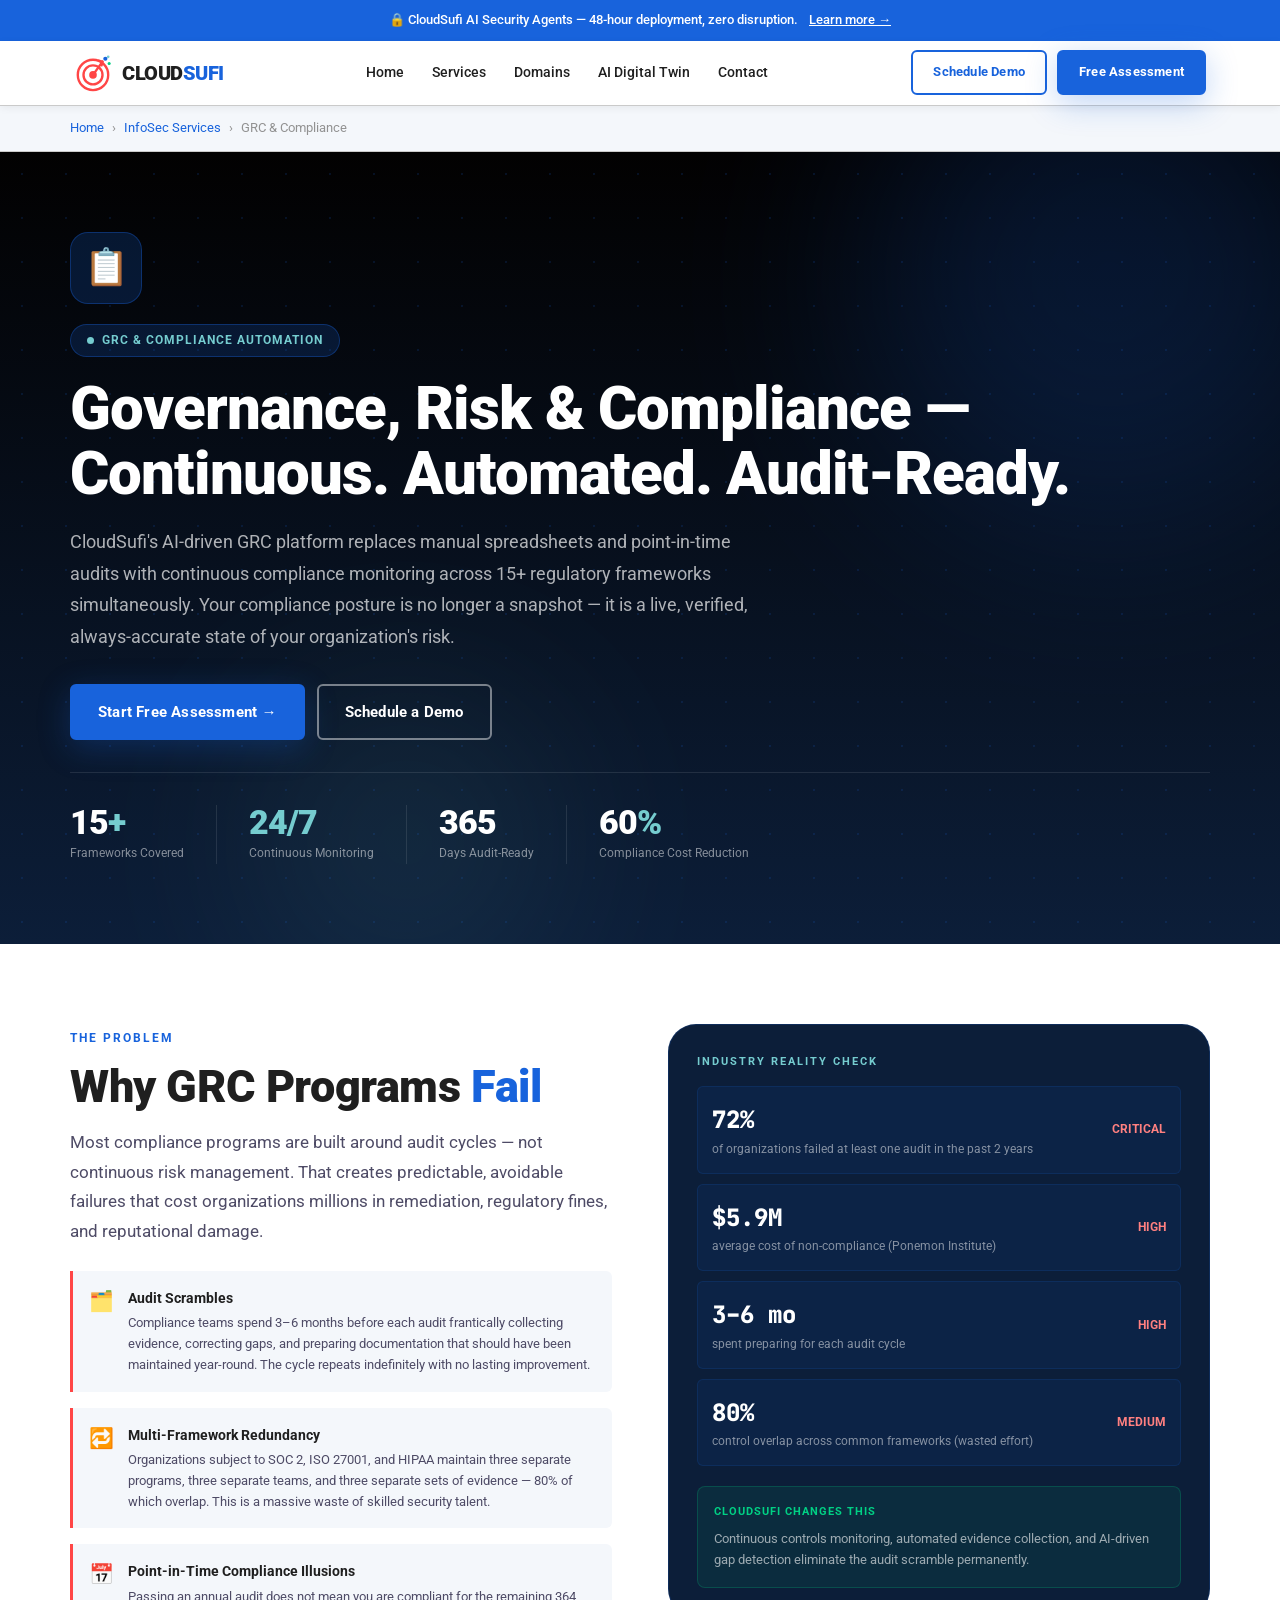
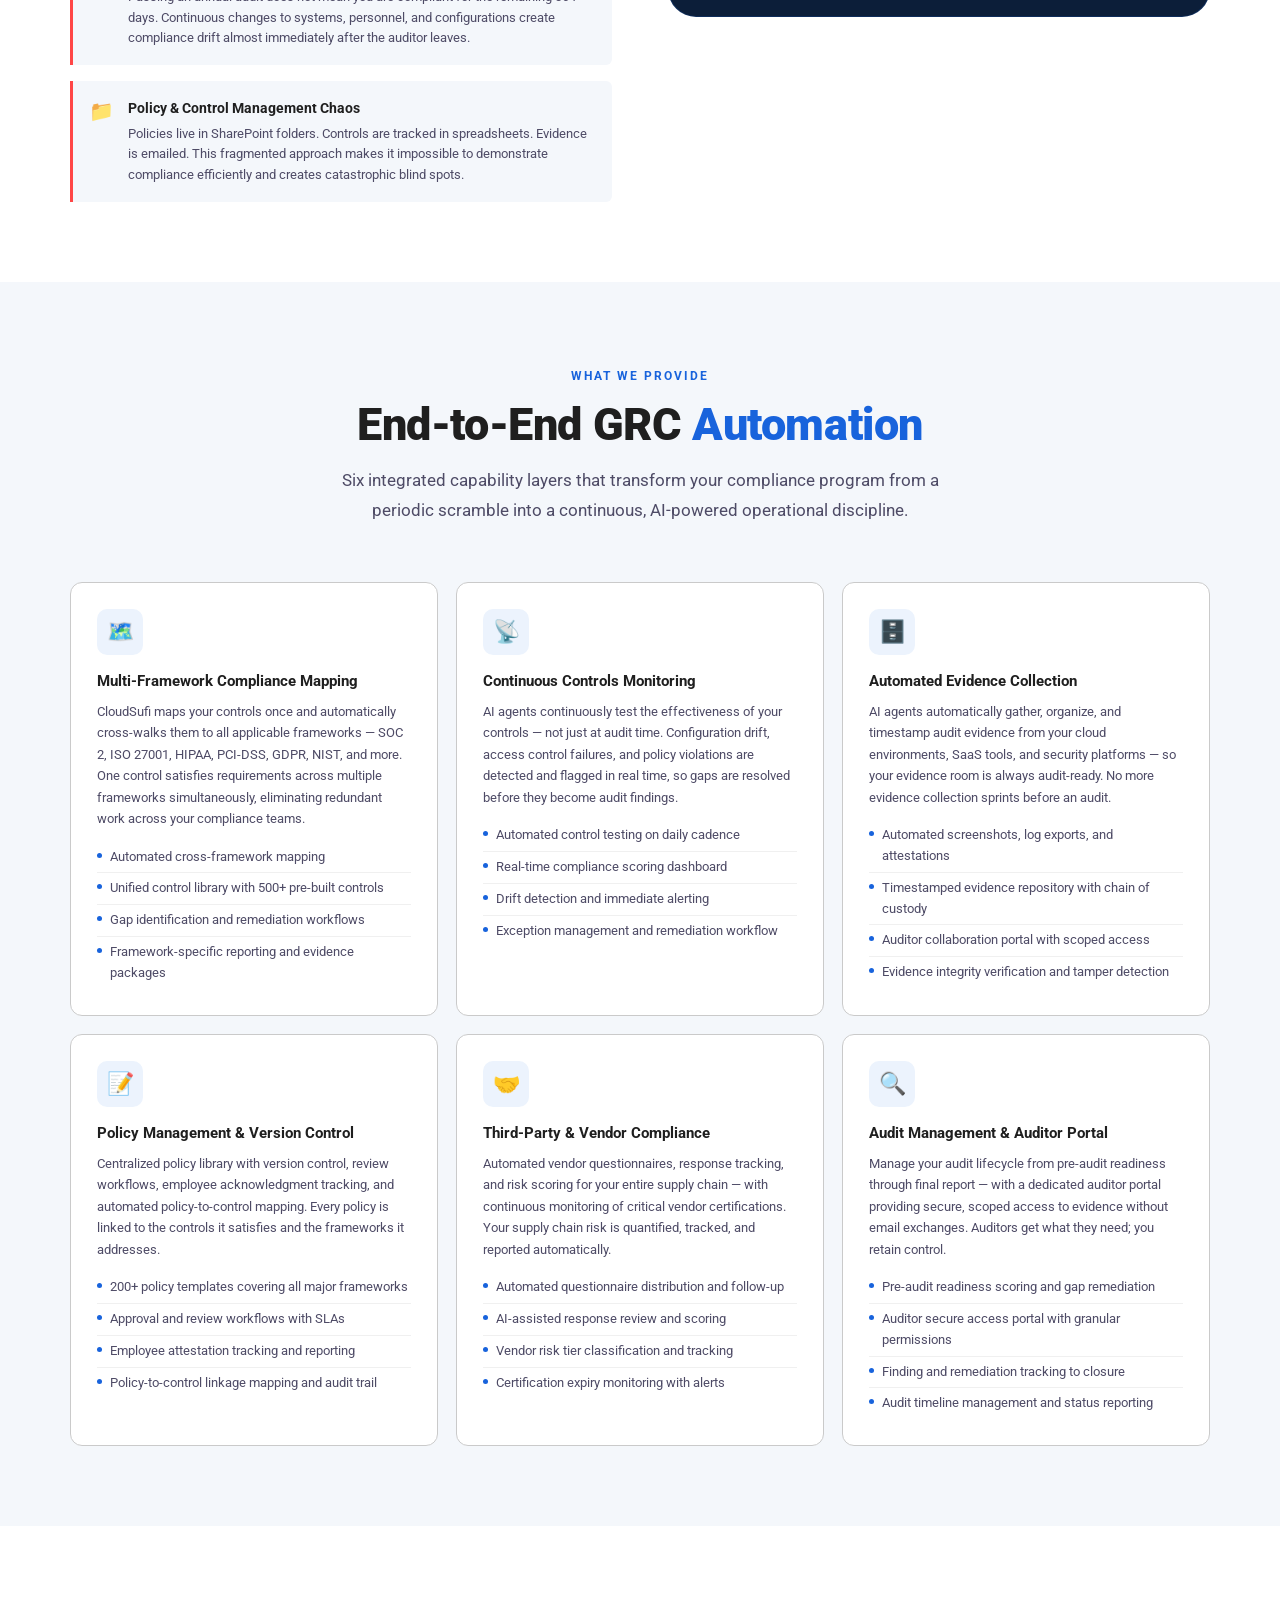
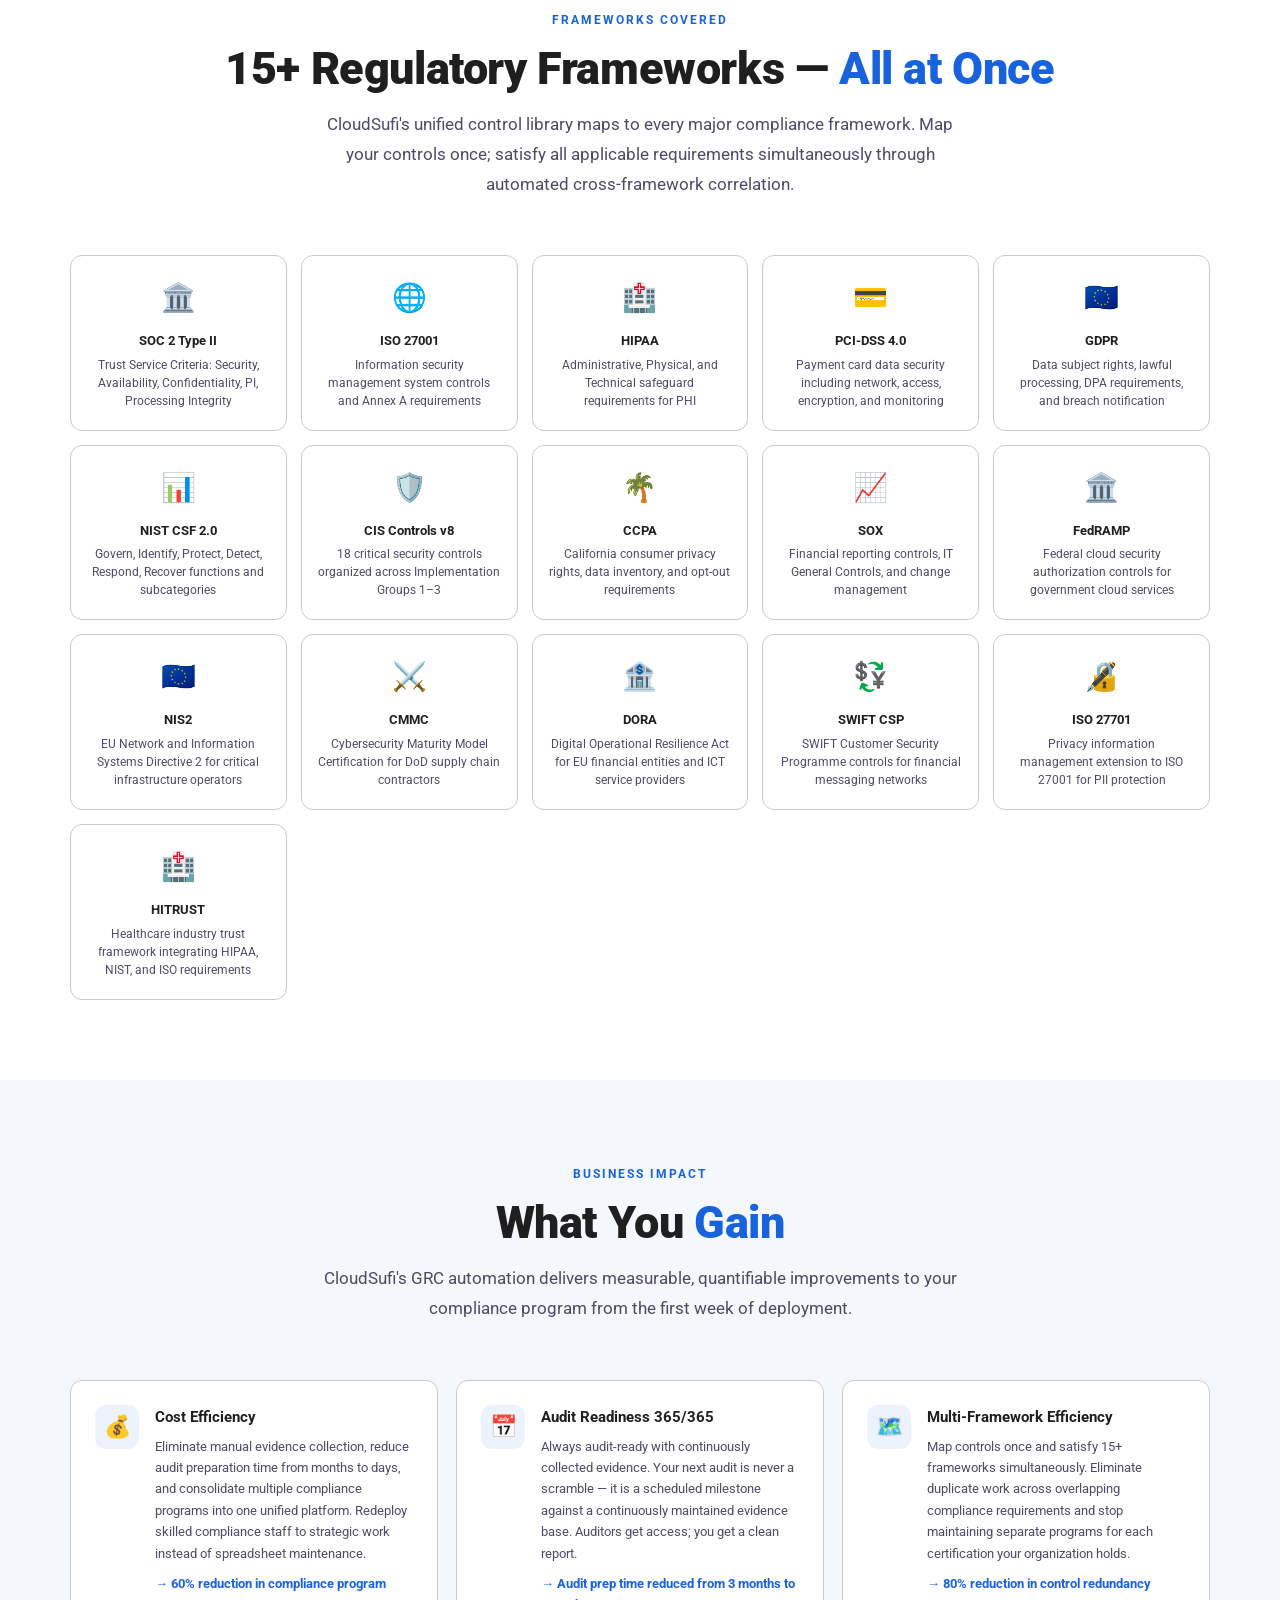
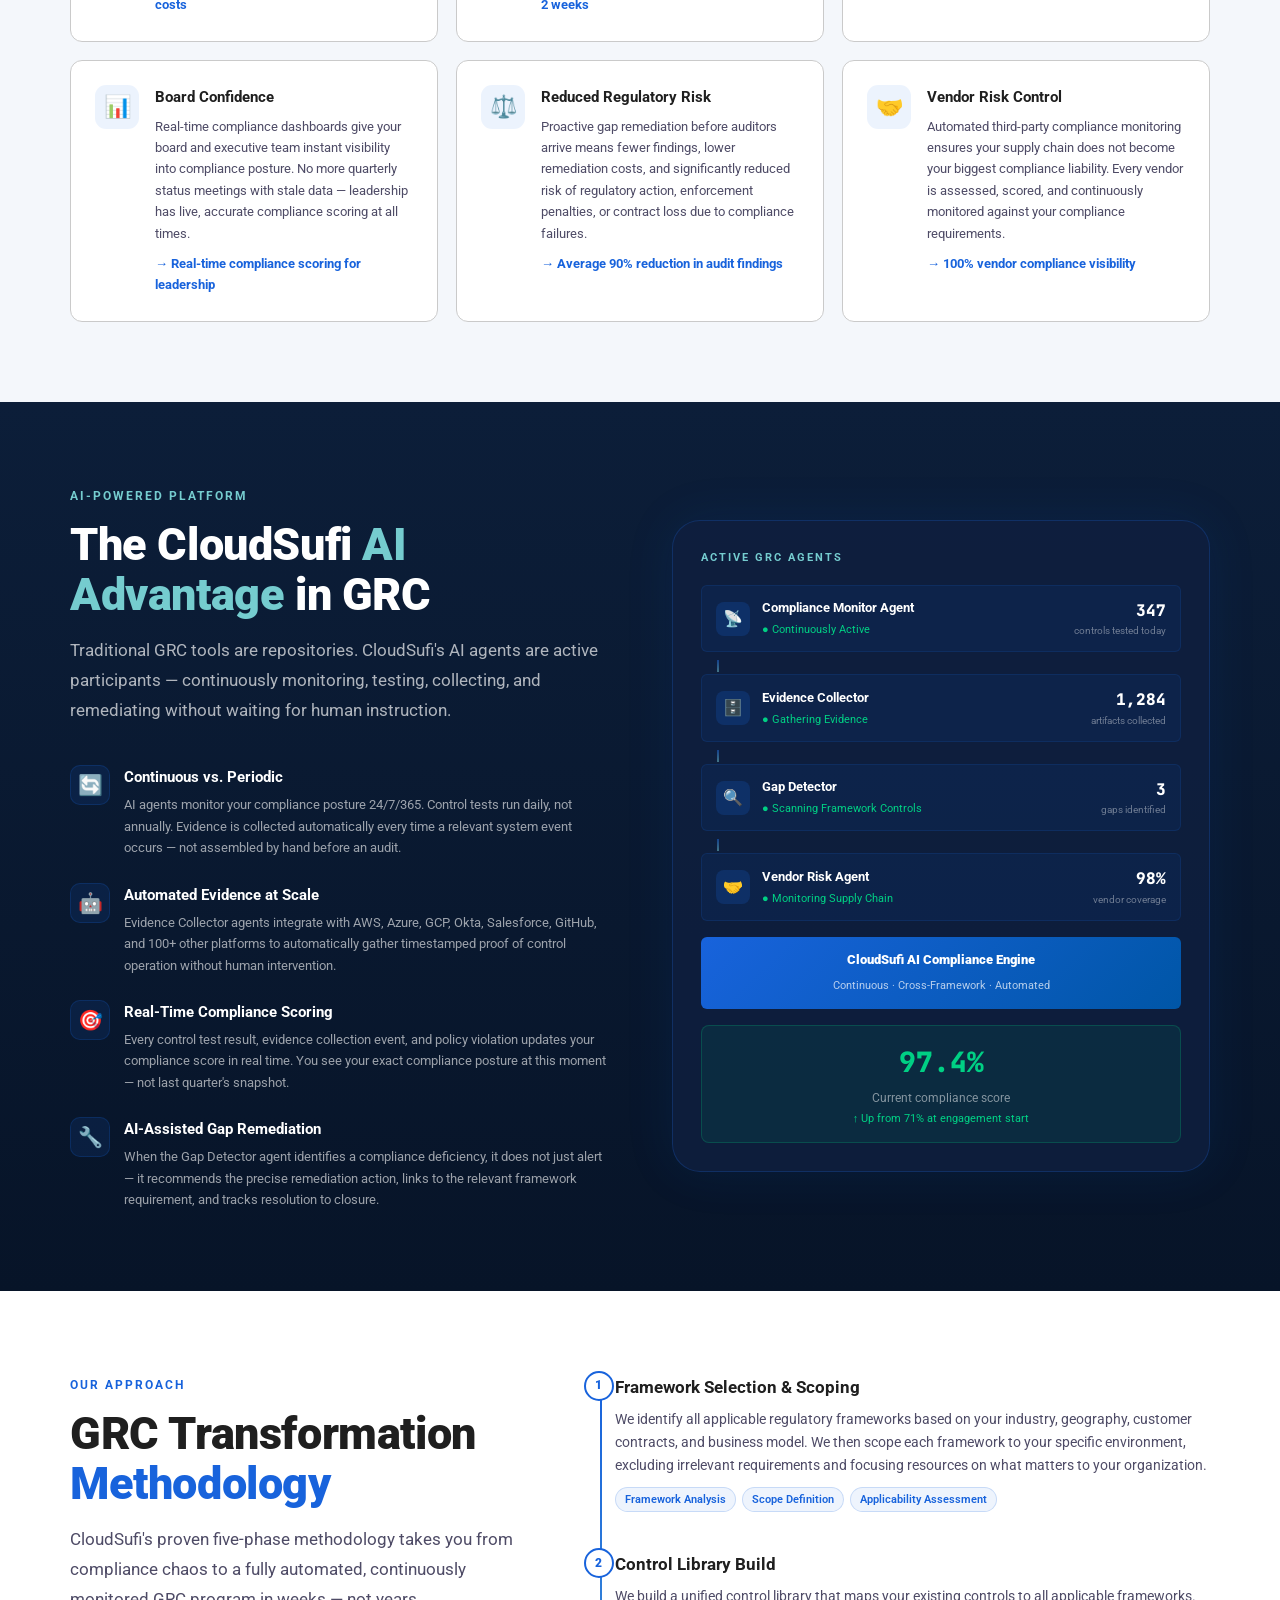
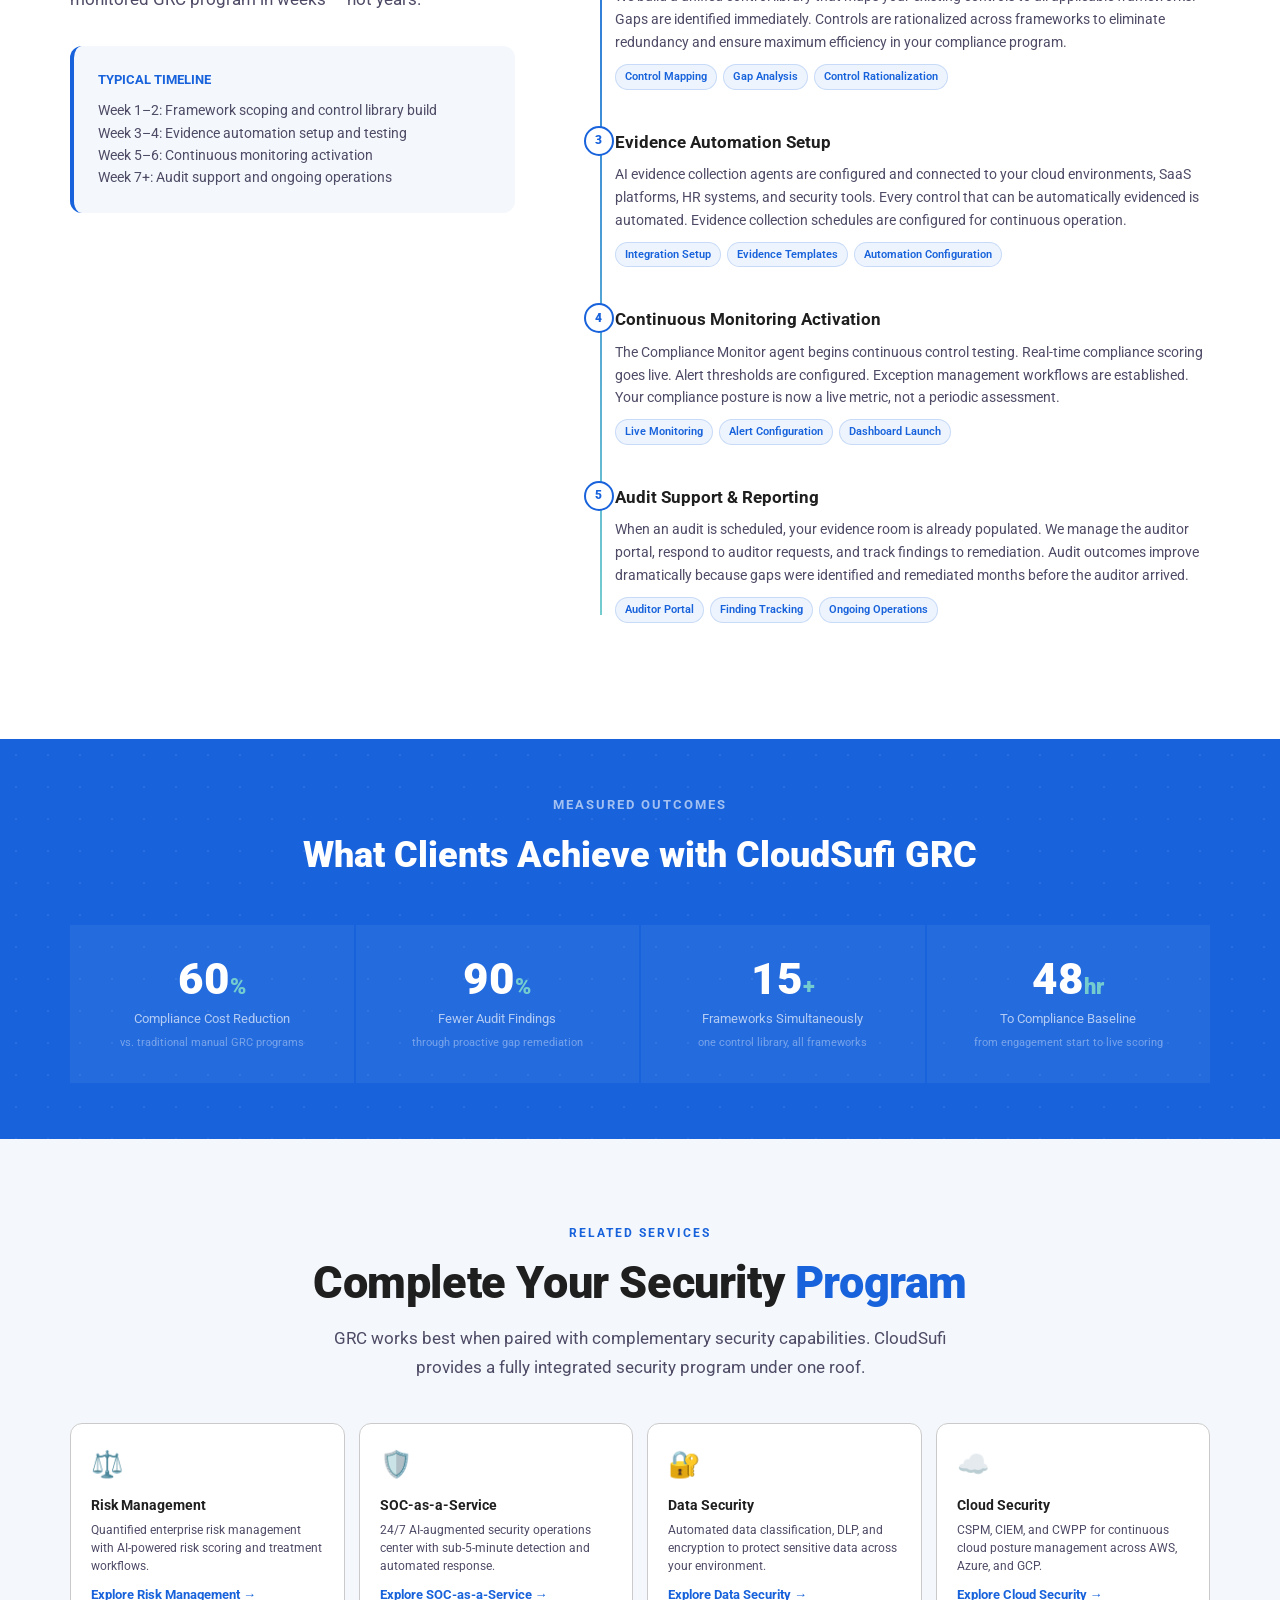
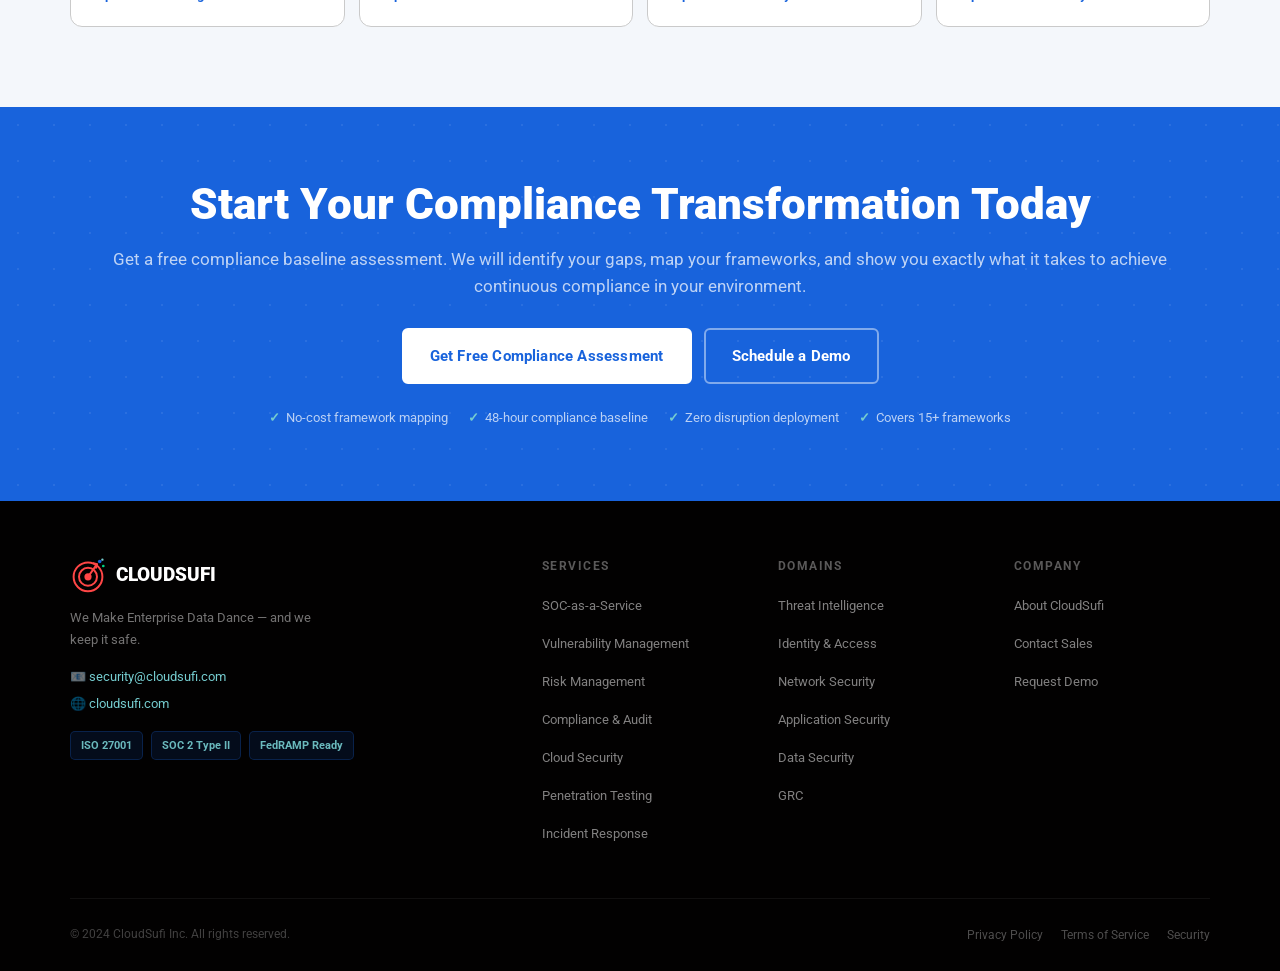
<file: grc.html>
<!DOCTYPE html><html lang="en"><head>
<meta charset="UTF-8"/><meta name="viewport" content="width=device-width, initial-scale=1.0"/>
<title>GRC &amp; Compliance Automation | CloudSufi InfoSec</title>
<link rel="preconnect" href="https://fonts.googleapis.com"/>
<link rel="preconnect" href="https://fonts.gstatic.com" crossorigin/>
<link href="https://fonts.googleapis.com/css2?family=Roboto:wght@300;400;500;700;900&family=JetBrains+Mono:wght@400;500&display=swap" rel="stylesheet"/>
<link rel="stylesheet" href="shared.css"/>
</head><body>

<!-- TOP BANNER -->
<div class="top-banner"><div class="container"><p>🔒 CloudSufi AI Security Agents — 48-hour deployment, zero disruption. <a href="index.html">Learn more →</a></p></div></div>

<!-- NAV -->
<nav class="nav"><div class="container"><div class="nav-inner">
  <a href="index.html" class="nav-logo">
    <svg class="logo-icon" width="40" height="40" viewBox="0 0 40 40" fill="none"><circle cx="20" cy="22" r="16" stroke="#FF4646" stroke-width="2.5"/><circle cx="20" cy="22" r="10" stroke="#FF4646" stroke-width="2.5"/><circle cx="20" cy="22" r="4" fill="#FF4646"/><line x1="20" y1="22" x2="30" y2="8" stroke="#FF4646" stroke-width="2.5" stroke-linecap="round"/><polyline points="26,7 30,8 29,12" stroke="#FF4646" stroke-width="2.5" stroke-linecap="round" stroke-linejoin="round"/><circle cx="33" cy="5" r="2.2" fill="#1863DC"/><circle cx="37" cy="10" r="1.6" fill="#00D084"/><circle cx="36" cy="3" r="1.4" fill="#75CCCF"/></svg>
    <span class="logo-wordmark">CLOUD<span>SUFI</span></span>
  </a>
  <div class="nav-links">
    <a href="index.html">Home</a><a href="index.html#services">Services</a><a href="index.html#domains">Domains</a><a href="index.html#ai-twin">AI Digital Twin</a><a href="index.html#contact">Contact</a>
  </div>
  <div class="nav-cta">
    <a href="index.html#contact" class="btn btn-outline-blue" style="padding:10px 20px;font-size:13px;">Schedule Demo</a>
    <a href="index.html#contact" class="btn btn-primary" style="padding:10px 20px;font-size:13px;">Free Assessment</a>
  
    <button class="nav-hamburger" id="navHamburger" aria-label="Toggle navigation menu" aria-expanded="false"><span></span><span></span><span></span></button>
</div></div>
  <div class="nav-mobile" id="navMobile">
    <a href="index.html">Home</a>
    <a href="index.html#services">Services</a>
    <a href="index.html#domains">All Domains</a>
    <a href="index.html#ai-twin">AI Digital Twin</a>
    <a href="index.html#comparison">Compare</a>
    <a href="index.html#contact">Contact</a>
    <div class="nm-cta">
      <a href="index.html#contact" class="btn btn-outline-blue">Schedule Demo</a>
      <a href="index.html#contact" class="btn btn-primary">Free Assessment</a>
    </div>
  </div>
</nav>

<!-- BREADCRUMB -->
<div class="breadcrumb">
  <div class="container">
    <div class="breadcrumb-inner">
      <a href="index.html">Home</a>
      <span class="breadcrumb-sep">›</span>
      <a href="index.html#services">InfoSec Services</a>
      <span class="breadcrumb-sep">›</span>
      <span>GRC &amp; Compliance</span>
    </div>
  </div>
</div>

<!-- HERO -->
<section class="domain-hero">
  <div class="hero-orb orb-1"></div>
  <div class="hero-orb orb-2"></div>
  <div class="container">
    <div class="hero-body">
      <div class="hero-icon-wrap">📋</div>
      <div class="hero-eyebrow"><span class="pulse"></span>GRC &amp; Compliance Automation</div>
      <h1 class="h1">Governance, Risk &amp; Compliance —<br/>Continuous. Automated. Audit-Ready.</h1>
      <p class="hero-desc">CloudSufi's AI-driven GRC platform replaces manual spreadsheets and point-in-time audits with continuous compliance monitoring across 15+ regulatory frameworks simultaneously. Your compliance posture is no longer a snapshot — it is a live, verified, always-accurate state of your organization's risk.</p>
      <div class="hero-actions">
        <a href="index.html#contact" class="btn btn-primary">Start Free Assessment →</a>
        <a href="index.html#contact" class="btn btn-outline-white">Schedule a Demo</a>
      </div>
      <div class="hero-stats">
        <div class="hero-stat">
          <div class="stat-num">15<em>+</em></div>
          <div class="stat-lbl">Frameworks Covered</div>
        </div>
        <div class="hero-stat">
          <div class="stat-num"><em>24/7</em></div>
          <div class="stat-lbl">Continuous Monitoring</div>
        </div>
        <div class="hero-stat">
          <div class="stat-num">365</div>
          <div class="stat-lbl">Days Audit-Ready</div>
        </div>
        <div class="hero-stat">
          <div class="stat-num">60<em>%</em></div>
          <div class="stat-lbl">Compliance Cost Reduction</div>
        </div>
      </div>
    </div>
  </div>
</section>

<!-- CHALLENGE -->
<section class="section challenge-section">
  <div class="container">
    <div class="challenge-grid">
      <div>
        <span class="label">The Problem</span>
        <h2 class="h2">Why GRC Programs <em>Fail</em></h2>
        <p class="sub">Most compliance programs are built around audit cycles — not continuous risk management. That creates predictable, avoidable failures that cost organizations millions in remediation, regulatory fines, and reputational damage.</p>
        <div class="challenge-points">
          <div class="challenge-point reveal">
            <span class="cp-icon">🗂️</span>
            <div>
              <div class="cp-title">Audit Scrambles</div>
              <div class="cp-desc">Compliance teams spend 3–6 months before each audit frantically collecting evidence, correcting gaps, and preparing documentation that should have been maintained year-round. The cycle repeats indefinitely with no lasting improvement.</div>
            </div>
          </div>
          <div class="challenge-point reveal">
            <span class="cp-icon">🔁</span>
            <div>
              <div class="cp-title">Multi-Framework Redundancy</div>
              <div class="cp-desc">Organizations subject to SOC 2, ISO 27001, and HIPAA maintain three separate programs, three separate teams, and three separate sets of evidence — 80% of which overlap. This is a massive waste of skilled security talent.</div>
            </div>
          </div>
          <div class="challenge-point reveal">
            <span class="cp-icon">📅</span>
            <div>
              <div class="cp-title">Point-in-Time Compliance Illusions</div>
              <div class="cp-desc">Passing an annual audit does not mean you are compliant for the remaining 364 days. Continuous changes to systems, personnel, and configurations create compliance drift almost immediately after the auditor leaves.</div>
            </div>
          </div>
          <div class="challenge-point reveal">
            <span class="cp-icon">📁</span>
            <div>
              <div class="cp-title">Policy &amp; Control Management Chaos</div>
              <div class="cp-desc">Policies live in SharePoint folders. Controls are tracked in spreadsheets. Evidence is emailed. This fragmented approach makes it impossible to demonstrate compliance efficiently and creates catastrophic blind spots.</div>
            </div>
          </div>
        </div>
      </div>
      <div class="challenge-visual reveal">
        <div class="cv-label">Industry Reality Check</div>
        <div class="cv-stat">
          <div>
            <div class="cv-val">72%</div>
            <div class="cv-lbl">of organizations failed at least one audit in the past 2 years</div>
          </div>
          <div class="cv-bad">CRITICAL</div>
        </div>
        <div class="cv-stat">
          <div>
            <div class="cv-val">$5.9M</div>
            <div class="cv-lbl">average cost of non-compliance (Ponemon Institute)</div>
          </div>
          <div class="cv-bad">HIGH</div>
        </div>
        <div class="cv-stat">
          <div>
            <div class="cv-val">3–6 mo</div>
            <div class="cv-lbl">spent preparing for each audit cycle</div>
          </div>
          <div class="cv-bad">HIGH</div>
        </div>
        <div class="cv-stat">
          <div>
            <div class="cv-val">80%</div>
            <div class="cv-lbl">control overlap across common frameworks (wasted effort)</div>
          </div>
          <div class="cv-bad">MEDIUM</div>
        </div>
        <div style="margin-top:20px;padding:16px;background:rgba(0,208,132,0.08);border:1px solid rgba(0,208,132,0.2);border-radius:8px;">
          <div style="font-size:11px;font-weight:700;color:#00D084;text-transform:uppercase;letter-spacing:1px;margin-bottom:8px;">CloudSufi Changes This</div>
          <div style="font-size:13px;color:rgba(255,255,255,0.6);line-height:1.6;">Continuous controls monitoring, automated evidence collection, and AI-driven gap detection eliminate the audit scramble permanently.</div>
        </div>
      </div>
    </div>
  </div>
</section>

<!-- WHAT WE PROVIDE -->
<section class="section provide-section">
  <div class="container">
    <div class="text-center" style="margin-bottom:56px;">
      <span class="label">What We Provide</span>
      <h2 class="h2">End-to-End GRC <em>Automation</em></h2>
      <p class="sub sub-center">Six integrated capability layers that transform your compliance program from a periodic scramble into a continuous, AI-powered operational discipline.</p>
    </div>
    <div class="provide-grid">
      <div class="provide-card reveal">
        <div class="provide-icon">🗺️</div>
        <div class="provide-title">Multi-Framework Compliance Mapping</div>
        <div class="provide-desc">CloudSufi maps your controls once and automatically cross-walks them to all applicable frameworks — SOC 2, ISO 27001, HIPAA, PCI-DSS, GDPR, NIST, and more. One control satisfies requirements across multiple frameworks simultaneously, eliminating redundant work across your compliance teams.</div>
        <ul class="provide-list">
          <li>Automated cross-framework mapping</li>
          <li>Unified control library with 500+ pre-built controls</li>
          <li>Gap identification and remediation workflows</li>
          <li>Framework-specific reporting and evidence packages</li>
        </ul>
      </div>
      <div class="provide-card reveal">
        <div class="provide-icon">📡</div>
        <div class="provide-title">Continuous Controls Monitoring</div>
        <div class="provide-desc">AI agents continuously test the effectiveness of your controls — not just at audit time. Configuration drift, access control failures, and policy violations are detected and flagged in real time, so gaps are resolved before they become audit findings.</div>
        <ul class="provide-list">
          <li>Automated control testing on daily cadence</li>
          <li>Real-time compliance scoring dashboard</li>
          <li>Drift detection and immediate alerting</li>
          <li>Exception management and remediation workflow</li>
        </ul>
      </div>
      <div class="provide-card reveal">
        <div class="provide-icon">🗄️</div>
        <div class="provide-title">Automated Evidence Collection</div>
        <div class="provide-desc">AI agents automatically gather, organize, and timestamp audit evidence from your cloud environments, SaaS tools, and security platforms — so your evidence room is always audit-ready. No more evidence collection sprints before an audit.</div>
        <ul class="provide-list">
          <li>Automated screenshots, log exports, and attestations</li>
          <li>Timestamped evidence repository with chain of custody</li>
          <li>Auditor collaboration portal with scoped access</li>
          <li>Evidence integrity verification and tamper detection</li>
        </ul>
      </div>
      <div class="provide-card reveal">
        <div class="provide-icon">📝</div>
        <div class="provide-title">Policy Management &amp; Version Control</div>
        <div class="provide-desc">Centralized policy library with version control, review workflows, employee acknowledgment tracking, and automated policy-to-control mapping. Every policy is linked to the controls it satisfies and the frameworks it addresses.</div>
        <ul class="provide-list">
          <li>200+ policy templates covering all major frameworks</li>
          <li>Approval and review workflows with SLAs</li>
          <li>Employee attestation tracking and reporting</li>
          <li>Policy-to-control linkage mapping and audit trail</li>
        </ul>
      </div>
      <div class="provide-card reveal">
        <div class="provide-icon">🤝</div>
        <div class="provide-title">Third-Party &amp; Vendor Compliance</div>
        <div class="provide-desc">Automated vendor questionnaires, response tracking, and risk scoring for your entire supply chain — with continuous monitoring of critical vendor certifications. Your supply chain risk is quantified, tracked, and reported automatically.</div>
        <ul class="provide-list">
          <li>Automated questionnaire distribution and follow-up</li>
          <li>AI-assisted response review and scoring</li>
          <li>Vendor risk tier classification and tracking</li>
          <li>Certification expiry monitoring with alerts</li>
        </ul>
      </div>
      <div class="provide-card reveal">
        <div class="provide-icon">🔍</div>
        <div class="provide-title">Audit Management &amp; Auditor Portal</div>
        <div class="provide-desc">Manage your audit lifecycle from pre-audit readiness through final report — with a dedicated auditor portal providing secure, scoped access to evidence without email exchanges. Auditors get what they need; you retain control.</div>
        <ul class="provide-list">
          <li>Pre-audit readiness scoring and gap remediation</li>
          <li>Auditor secure access portal with granular permissions</li>
          <li>Finding and remediation tracking to closure</li>
          <li>Audit timeline management and status reporting</li>
        </ul>
      </div>
    </div>
  </div>
</section>

<!-- CAPABILITIES / FRAMEWORKS -->
<section class="section cap-section">
  <div class="container">
    <div class="text-center" style="margin-bottom:56px;">
      <span class="label">Frameworks Covered</span>
      <h2 class="h2">15+ Regulatory Frameworks — <em>All at Once</em></h2>
      <p class="sub sub-center">CloudSufi's unified control library maps to every major compliance framework. Map your controls once; satisfy all applicable requirements simultaneously through automated cross-framework correlation.</p>
    </div>
    <div class="cap-grid">
      <div class="cap-item reveal">
        <div class="cap-icon">🏛️</div>
        <div class="cap-name">SOC 2 Type II</div>
        <div class="cap-sub">Trust Service Criteria: Security, Availability, Confidentiality, PI, Processing Integrity</div>
      </div>
      <div class="cap-item reveal">
        <div class="cap-icon">🌐</div>
        <div class="cap-name">ISO 27001</div>
        <div class="cap-sub">Information security management system controls and Annex A requirements</div>
      </div>
      <div class="cap-item reveal">
        <div class="cap-icon">🏥</div>
        <div class="cap-name">HIPAA</div>
        <div class="cap-sub">Administrative, Physical, and Technical safeguard requirements for PHI</div>
      </div>
      <div class="cap-item reveal">
        <div class="cap-icon">💳</div>
        <div class="cap-name">PCI-DSS 4.0</div>
        <div class="cap-sub">Payment card data security including network, access, encryption, and monitoring</div>
      </div>
      <div class="cap-item reveal">
        <div class="cap-icon">🇪🇺</div>
        <div class="cap-name">GDPR</div>
        <div class="cap-sub">Data subject rights, lawful processing, DPA requirements, and breach notification</div>
      </div>
      <div class="cap-item reveal">
        <div class="cap-icon">📊</div>
        <div class="cap-name">NIST CSF 2.0</div>
        <div class="cap-sub">Govern, Identify, Protect, Detect, Respond, Recover functions and subcategories</div>
      </div>
      <div class="cap-item reveal">
        <div class="cap-icon">🛡️</div>
        <div class="cap-name">CIS Controls v8</div>
        <div class="cap-sub">18 critical security controls organized across Implementation Groups 1–3</div>
      </div>
      <div class="cap-item reveal">
        <div class="cap-icon">🌴</div>
        <div class="cap-name">CCPA</div>
        <div class="cap-sub">California consumer privacy rights, data inventory, and opt-out requirements</div>
      </div>
      <div class="cap-item reveal">
        <div class="cap-icon">📈</div>
        <div class="cap-name">SOX</div>
        <div class="cap-sub">Financial reporting controls, IT General Controls, and change management</div>
      </div>
      <div class="cap-item reveal">
        <div class="cap-icon">🏛️</div>
        <div class="cap-name">FedRAMP</div>
        <div class="cap-sub">Federal cloud security authorization controls for government cloud services</div>
      </div>
      <div class="cap-item reveal">
        <div class="cap-icon">🇪🇺</div>
        <div class="cap-name">NIS2</div>
        <div class="cap-sub">EU Network and Information Systems Directive 2 for critical infrastructure operators</div>
      </div>
      <div class="cap-item reveal">
        <div class="cap-icon">⚔️</div>
        <div class="cap-name">CMMC</div>
        <div class="cap-sub">Cybersecurity Maturity Model Certification for DoD supply chain contractors</div>
      </div>
      <div class="cap-item reveal">
        <div class="cap-icon">🏦</div>
        <div class="cap-name">DORA</div>
        <div class="cap-sub">Digital Operational Resilience Act for EU financial entities and ICT service providers</div>
      </div>
      <div class="cap-item reveal">
        <div class="cap-icon">💱</div>
        <div class="cap-name">SWIFT CSP</div>
        <div class="cap-sub">SWIFT Customer Security Programme controls for financial messaging networks</div>
      </div>
      <div class="cap-item reveal">
        <div class="cap-icon">🔏</div>
        <div class="cap-name">ISO 27701</div>
        <div class="cap-sub">Privacy information management extension to ISO 27001 for PII protection</div>
      </div>
      <div class="cap-item reveal">
        <div class="cap-icon">🏥</div>
        <div class="cap-name">HITRUST</div>
        <div class="cap-sub">Healthcare industry trust framework integrating HIPAA, NIST, and ISO requirements</div>
      </div>
    </div>
  </div>
</section>

<!-- BENEFITS -->
<section class="section benefits-section">
  <div class="container">
    <div class="text-center" style="margin-bottom:56px;">
      <span class="label">Business Impact</span>
      <h2 class="h2">What You <em>Gain</em></h2>
      <p class="sub sub-center">CloudSufi's GRC automation delivers measurable, quantifiable improvements to your compliance program from the first week of deployment.</p>
    </div>
    <div class="benefits-grid">
      <div class="benefit-card reveal">
        <div class="benefit-icon">💰</div>
        <div>
          <div class="benefit-title">Cost Efficiency</div>
          <div class="benefit-desc">Eliminate manual evidence collection, reduce audit preparation time from months to days, and consolidate multiple compliance programs into one unified platform. Redeploy skilled compliance staff to strategic work instead of spreadsheet maintenance.</div>
          <span class="benefit-metric">→ 60% reduction in compliance program costs</span>
        </div>
      </div>
      <div class="benefit-card reveal">
        <div class="benefit-icon">📅</div>
        <div>
          <div class="benefit-title">Audit Readiness 365/365</div>
          <div class="benefit-desc">Always audit-ready with continuously collected evidence. Your next audit is never a scramble — it is a scheduled milestone against a continuously maintained evidence base. Auditors get access; you get a clean report.</div>
          <span class="benefit-metric">→ Audit prep time reduced from 3 months to 2 weeks</span>
        </div>
      </div>
      <div class="benefit-card reveal">
        <div class="benefit-icon">🗺️</div>
        <div>
          <div class="benefit-title">Multi-Framework Efficiency</div>
          <div class="benefit-desc">Map controls once and satisfy 15+ frameworks simultaneously. Eliminate duplicate work across overlapping compliance requirements and stop maintaining separate programs for each certification your organization holds.</div>
          <span class="benefit-metric">→ 80% reduction in control redundancy</span>
        </div>
      </div>
      <div class="benefit-card reveal">
        <div class="benefit-icon">📊</div>
        <div>
          <div class="benefit-title">Board Confidence</div>
          <div class="benefit-desc">Real-time compliance dashboards give your board and executive team instant visibility into compliance posture. No more quarterly status meetings with stale data — leadership has live, accurate compliance scoring at all times.</div>
          <span class="benefit-metric">→ Real-time compliance scoring for leadership</span>
        </div>
      </div>
      <div class="benefit-card reveal">
        <div class="benefit-icon">⚖️</div>
        <div>
          <div class="benefit-title">Reduced Regulatory Risk</div>
          <div class="benefit-desc">Proactive gap remediation before auditors arrive means fewer findings, lower remediation costs, and significantly reduced risk of regulatory action, enforcement penalties, or contract loss due to compliance failures.</div>
          <span class="benefit-metric">→ Average 90% reduction in audit findings</span>
        </div>
      </div>
      <div class="benefit-card reveal">
        <div class="benefit-icon">🤝</div>
        <div>
          <div class="benefit-title">Vendor Risk Control</div>
          <div class="benefit-desc">Automated third-party compliance monitoring ensures your supply chain does not become your biggest compliance liability. Every vendor is assessed, scored, and continuously monitored against your compliance requirements.</div>
          <span class="benefit-metric">→ 100% vendor compliance visibility</span>
        </div>
      </div>
    </div>
  </div>
</section>

<!-- AI ADVANTAGE -->
<section class="section ai-section">
  <div class="container">
    <div class="ai-layout">
      <div>
        <span class="label label-light">AI-Powered Platform</span>
        <h2 class="h2 h2-white">The CloudSufi <em>AI Advantage</em> in GRC</h2>
        <p class="sub sub-white" style="margin-bottom:40px;">Traditional GRC tools are repositories. CloudSufi's AI agents are active participants — continuously monitoring, testing, collecting, and remediating without waiting for human instruction.</p>
        <div class="ai-points">
          <div class="ai-point">
            <div class="ai-point-icon">🔄</div>
            <div>
              <div class="ai-point-title">Continuous vs. Periodic</div>
              <div class="ai-point-desc">AI agents monitor your compliance posture 24/7/365. Control tests run daily, not annually. Evidence is collected automatically every time a relevant system event occurs — not assembled by hand before an audit.</div>
            </div>
          </div>
          <div class="ai-point">
            <div class="ai-point-icon">🤖</div>
            <div>
              <div class="ai-point-title">Automated Evidence at Scale</div>
              <div class="ai-point-desc">Evidence Collector agents integrate with AWS, Azure, GCP, Okta, Salesforce, GitHub, and 100+ other platforms to automatically gather timestamped proof of control operation without human intervention.</div>
            </div>
          </div>
          <div class="ai-point">
            <div class="ai-point-icon">🎯</div>
            <div>
              <div class="ai-point-title">Real-Time Compliance Scoring</div>
              <div class="ai-point-desc">Every control test result, evidence collection event, and policy violation updates your compliance score in real time. You see your exact compliance posture at this moment — not last quarter's snapshot.</div>
            </div>
          </div>
          <div class="ai-point">
            <div class="ai-point-icon">🔧</div>
            <div>
              <div class="ai-point-title">AI-Assisted Gap Remediation</div>
              <div class="ai-point-desc">When the Gap Detector agent identifies a compliance deficiency, it does not just alert — it recommends the precise remediation action, links to the relevant framework requirement, and tracks resolution to closure.</div>
            </div>
          </div>
        </div>
      </div>
      <div class="ai-panel">
        <div class="ai-panel-label">Active GRC Agents</div>
        <div class="ai-row">
          <div class="ai-row-icon">📡</div>
          <div>
            <div class="ai-row-name">Compliance Monitor Agent</div>
            <div class="ai-row-status">● Continuously Active</div>
          </div>
          <div class="ai-row-val">
            <div class="v">347</div>
            <div class="l">controls tested today</div>
          </div>
        </div>
        <div class="ai-divider"></div>
        <div class="ai-row">
          <div class="ai-row-icon">🗄️</div>
          <div>
            <div class="ai-row-name">Evidence Collector</div>
            <div class="ai-row-status">● Gathering Evidence</div>
          </div>
          <div class="ai-row-val">
            <div class="v">1,284</div>
            <div class="l">artifacts collected</div>
          </div>
        </div>
        <div class="ai-divider"></div>
        <div class="ai-row">
          <div class="ai-row-icon">🔍</div>
          <div>
            <div class="ai-row-name">Gap Detector</div>
            <div class="ai-row-status">● Scanning Framework Controls</div>
          </div>
          <div class="ai-row-val">
            <div class="v">3</div>
            <div class="l">gaps identified</div>
          </div>
        </div>
        <div class="ai-divider"></div>
        <div class="ai-row">
          <div class="ai-row-icon">🤝</div>
          <div>
            <div class="ai-row-name">Vendor Risk Agent</div>
            <div class="ai-row-status">● Monitoring Supply Chain</div>
          </div>
          <div class="ai-row-val">
            <div class="v">98%</div>
            <div class="l">vendor coverage</div>
          </div>
        </div>
        <div class="ai-core" style="margin-top:16px;">
          <strong>CloudSufi AI Compliance Engine</strong>
          <span>Continuous · Cross-Framework · Automated</span>
        </div>
        <div style="margin-top:16px;padding:14px;background:rgba(0,208,132,0.08);border:1px solid rgba(0,208,132,0.2);border-radius:8px;text-align:center;">
          <div style="font-size:28px;font-weight:900;color:#00D084;font-family:'JetBrains Mono',monospace;">97.4%</div>
          <div style="font-size:12px;color:rgba(255,255,255,0.5);margin-top:4px;">Current compliance score</div>
          <div style="font-size:11px;color:#00D084;margin-top:2px;">↑ Up from 71% at engagement start</div>
        </div>
      </div>
    </div>
  </div>
</section>

<!-- METHODOLOGY -->
<section class="section method-section">
  <div class="container">
    <div style="display:grid;grid-template-columns:1fr 1.4fr;gap:72px;align-items:flex-start;">
      <div>
        <span class="label">Our Approach</span>
        <h2 class="h2">GRC Transformation <em>Methodology</em></h2>
        <p class="sub">CloudSufi's proven five-phase methodology takes you from compliance chaos to a fully automated, continuously monitored GRC program in weeks — not years.</p>
        <div style="margin-top:32px;padding:24px;background:var(--cs-off-white);border-radius:12px;border-left:4px solid var(--cs-blue);">
          <div style="font-size:13px;font-weight:700;color:var(--cs-blue);margin-bottom:8px;">TYPICAL TIMELINE</div>
          <div style="font-size:14px;color:var(--cs-text-mid);">Week 1–2: Framework scoping and control library build<br/>Week 3–4: Evidence automation setup and testing<br/>Week 5–6: Continuous monitoring activation<br/>Week 7+: Audit support and ongoing operations</div>
        </div>
      </div>
      <div class="method-steps">
        <div class="method-step reveal">
          <div class="ms-num">1</div>
          <div>
            <div class="ms-title">Framework Selection &amp; Scoping</div>
            <div class="ms-desc">We identify all applicable regulatory frameworks based on your industry, geography, customer contracts, and business model. We then scope each framework to your specific environment, excluding irrelevant requirements and focusing resources on what matters to your organization.</div>
            <div class="ms-tags">
              <span class="tag">Framework Analysis</span><span class="tag">Scope Definition</span><span class="tag">Applicability Assessment</span>
            </div>
          </div>
        </div>
        <div class="method-step reveal">
          <div class="ms-num">2</div>
          <div>
            <div class="ms-title">Control Library Build</div>
            <div class="ms-desc">We build a unified control library that maps your existing controls to all applicable frameworks. Gaps are identified immediately. Controls are rationalized across frameworks to eliminate redundancy and ensure maximum efficiency in your compliance program.</div>
            <div class="ms-tags">
              <span class="tag">Control Mapping</span><span class="tag">Gap Analysis</span><span class="tag">Control Rationalization</span>
            </div>
          </div>
        </div>
        <div class="method-step reveal">
          <div class="ms-num">3</div>
          <div>
            <div class="ms-title">Evidence Automation Setup</div>
            <div class="ms-desc">AI evidence collection agents are configured and connected to your cloud environments, SaaS platforms, HR systems, and security tools. Every control that can be automatically evidenced is automated. Evidence collection schedules are configured for continuous operation.</div>
            <div class="ms-tags">
              <span class="tag">Integration Setup</span><span class="tag">Evidence Templates</span><span class="tag">Automation Configuration</span>
            </div>
          </div>
        </div>
        <div class="method-step reveal">
          <div class="ms-num">4</div>
          <div>
            <div class="ms-title">Continuous Monitoring Activation</div>
            <div class="ms-desc">The Compliance Monitor agent begins continuous control testing. Real-time compliance scoring goes live. Alert thresholds are configured. Exception management workflows are established. Your compliance posture is now a live metric, not a periodic assessment.</div>
            <div class="ms-tags">
              <span class="tag">Live Monitoring</span><span class="tag">Alert Configuration</span><span class="tag">Dashboard Launch</span>
            </div>
          </div>
        </div>
        <div class="method-step reveal">
          <div class="ms-num">5</div>
          <div>
            <div class="ms-title">Audit Support &amp; Reporting</div>
            <div class="ms-desc">When an audit is scheduled, your evidence room is already populated. We manage the auditor portal, respond to auditor requests, and track findings to remediation. Audit outcomes improve dramatically because gaps were identified and remediated months before the auditor arrived.</div>
            <div class="ms-tags">
              <span class="tag">Auditor Portal</span><span class="tag">Finding Tracking</span><span class="tag">Ongoing Operations</span>
            </div>
          </div>
        </div>
      </div>
    </div>
  </div>
</section>

<!-- OUTCOMES BAND -->
<section class="outcomes-band">
  <div class="container">
    <div class="text-center" style="margin-bottom:40px;position:relative;">
      <div style="font-size:13px;font-weight:700;color:rgba(255,255,255,0.6);text-transform:uppercase;letter-spacing:2px;margin-bottom:12px;">Measured Outcomes</div>
      <div style="font-size:clamp(22px,3vw,36px);font-weight:900;color:#fff;">What Clients Achieve with CloudSufi GRC</div>
    </div>
    <div class="outcomes-grid">
      <div class="outcome-cell">
        <div class="outcome-num">60<span class="outcome-unit outcome-accent">%</span></div>
        <div class="outcome-label">Compliance Cost Reduction</div>
        <div class="outcome-sub">vs. traditional manual GRC programs</div>
      </div>
      <div class="outcome-cell">
        <div class="outcome-num">90<span class="outcome-unit outcome-accent">%</span></div>
        <div class="outcome-label">Fewer Audit Findings</div>
        <div class="outcome-sub">through proactive gap remediation</div>
      </div>
      <div class="outcome-cell">
        <div class="outcome-num">15<span class="outcome-unit outcome-accent">+</span></div>
        <div class="outcome-label">Frameworks Simultaneously</div>
        <div class="outcome-sub">one control library, all frameworks</div>
      </div>
      <div class="outcome-cell">
        <div class="outcome-num">48<span class="outcome-unit outcome-accent">hr</span></div>
        <div class="outcome-label">To Compliance Baseline</div>
        <div class="outcome-sub">from engagement start to live scoring</div>
      </div>
    </div>
  </div>
</section>

<!-- RELATED SERVICES -->
<section class="section related-section">
  <div class="container">
    <div class="text-center" style="margin-bottom:40px;">
      <span class="label">Related Services</span>
      <h2 class="h2">Complete Your Security <em>Program</em></h2>
      <p class="sub sub-center">GRC works best when paired with complementary security capabilities. CloudSufi provides a fully integrated security program under one roof.</p>
    </div>
    <div class="related-grid">
      <a href="risk-management.html" class="related-card reveal">
        <div class="related-icon">⚖️</div>
        <div class="related-title">Risk Management</div>
        <div class="related-desc">Quantified enterprise risk management with AI-powered risk scoring and treatment workflows.</div>
        <span class="related-link">Explore Risk Management →</span>
      </a>
      <a href="soc.html" class="related-card reveal">
        <div class="related-icon">🛡️</div>
        <div class="related-title">SOC-as-a-Service</div>
        <div class="related-desc">24/7 AI-augmented security operations center with sub-5-minute detection and automated response.</div>
        <span class="related-link">Explore SOC-as-a-Service →</span>
      </a>
      <a href="data-security.html" class="related-card reveal">
        <div class="related-icon">🔐</div>
        <div class="related-title">Data Security</div>
        <div class="related-desc">Automated data classification, DLP, and encryption to protect sensitive data across your environment.</div>
        <span class="related-link">Explore Data Security →</span>
      </a>
      <a href="cloud-security.html" class="related-card reveal">
        <div class="related-icon">☁️</div>
        <div class="related-title">Cloud Security</div>
        <div class="related-desc">CSPM, CIEM, and CWPP for continuous cloud posture management across AWS, Azure, and GCP.</div>
        <span class="related-link">Explore Cloud Security →</span>
      </a>
    </div>
  </div>
</section>

<!-- CTA BAND -->
<section class="cta-band">
  <div class="container">
    <div class="cta-inner">
      <div class="cta-title">Start Your Compliance Transformation Today</div>
      <div class="cta-desc">Get a free compliance baseline assessment. We will identify your gaps, map your frameworks, and show you exactly what it takes to achieve continuous compliance in your environment.</div>
      <div class="cta-actions">
        <a href="index.html#contact" class="btn btn-white">Get Free Compliance Assessment</a>
        <a href="index.html#contact" class="btn btn-outline-white">Schedule a Demo</a>
      </div>
      <div class="cta-perks">
        <span class="cta-perk">No-cost framework mapping</span>
        <span class="cta-perk">48-hour compliance baseline</span>
        <span class="cta-perk">Zero disruption deployment</span>
        <span class="cta-perk">Covers 15+ frameworks</span>
      </div>
    </div>
  </div>
</section>

<!-- FOOTER -->
<footer class="footer"><div class="container">
  <div class="footer-grid">
    <div>
      <div class="footer-brand-logo">
        <svg width="36" height="36" viewBox="0 0 40 40" fill="none"><circle cx="20" cy="22" r="16" stroke="#FF4646" stroke-width="2.2"/><circle cx="20" cy="22" r="10" stroke="#FF4646" stroke-width="2.2"/><circle cx="20" cy="22" r="4" fill="#FF4646"/><line x1="20" y1="22" x2="30" y2="8" stroke="#FF4646" stroke-width="2.2" stroke-linecap="round"/><polyline points="26,7 30,8 29,12" stroke="#FF4646" stroke-width="2.2" stroke-linecap="round" stroke-linejoin="round"/><circle cx="33" cy="5" r="2" fill="#1863DC"/><circle cx="37" cy="10" r="1.5" fill="#00D084"/><circle cx="36" cy="3" r="1.3" fill="#75CCCF"/></svg>
        <span class="footer-wordmark">CLOUDSUFI</span>
      </div>
      <p class="footer-tagline">We Make Enterprise Data Dance — and we keep it safe.</p>
      <div class="footer-contact-item">📧 <a href="mailto:security@cloudsufi.com">security@cloudsufi.com</a></div>
      <div class="footer-contact-item">🌐 <a href="https://cloudsufi.com">cloudsufi.com</a></div>
      <div class="footer-certs"><span class="fcert">ISO 27001</span><span class="fcert">SOC 2 Type II</span><span class="fcert">FedRAMP Ready</span></div>
    </div>
    <div><div class="footer-h">Services</div><ul class="footer-links"><li><a href="soc.html">SOC-as-a-Service</a></li><li><a href="vulnerability-management.html">Vulnerability Management</a></li><li><a href="risk-management.html">Risk Management</a></li><li><a href="grc.html">Compliance &amp; Audit</a></li><li><a href="cloud-security.html">Cloud Security</a></li><li><a href="pentest.html">Penetration Testing</a></li><li><a href="incident-response.html">Incident Response</a></li></ul></div>
    <div><div class="footer-h">Domains</div><ul class="footer-links"><li><a href="threat-intelligence.html">Threat Intelligence</a></li><li><a href="iam.html">Identity &amp; Access</a></li><li><a href="network-security.html">Network Security</a></li><li><a href="appsec.html">Application Security</a></li><li><a href="data-security.html">Data Security</a></li><li><a href="grc.html">GRC</a></li></ul></div>
    <div><div class="footer-h">Company</div><ul class="footer-links"><li><a href="https://cloudsufi.com/about">About CloudSufi</a></li><li><a href="index.html#contact">Contact Sales</a></li><li><a href="index.html#contact">Request Demo</a></li></ul></div>
  </div>
  <div class="footer-bottom">
    <div class="footer-copy">&copy; 2024 CloudSufi Inc. All rights reserved.</div>
    <div class="footer-bottom-links"><a href="#">Privacy Policy</a><a href="#">Terms of Service</a><a href="#">Security</a></div>
  </div>
</div></footer>
<script src="shared.js"></script>
</body></html>
</file>
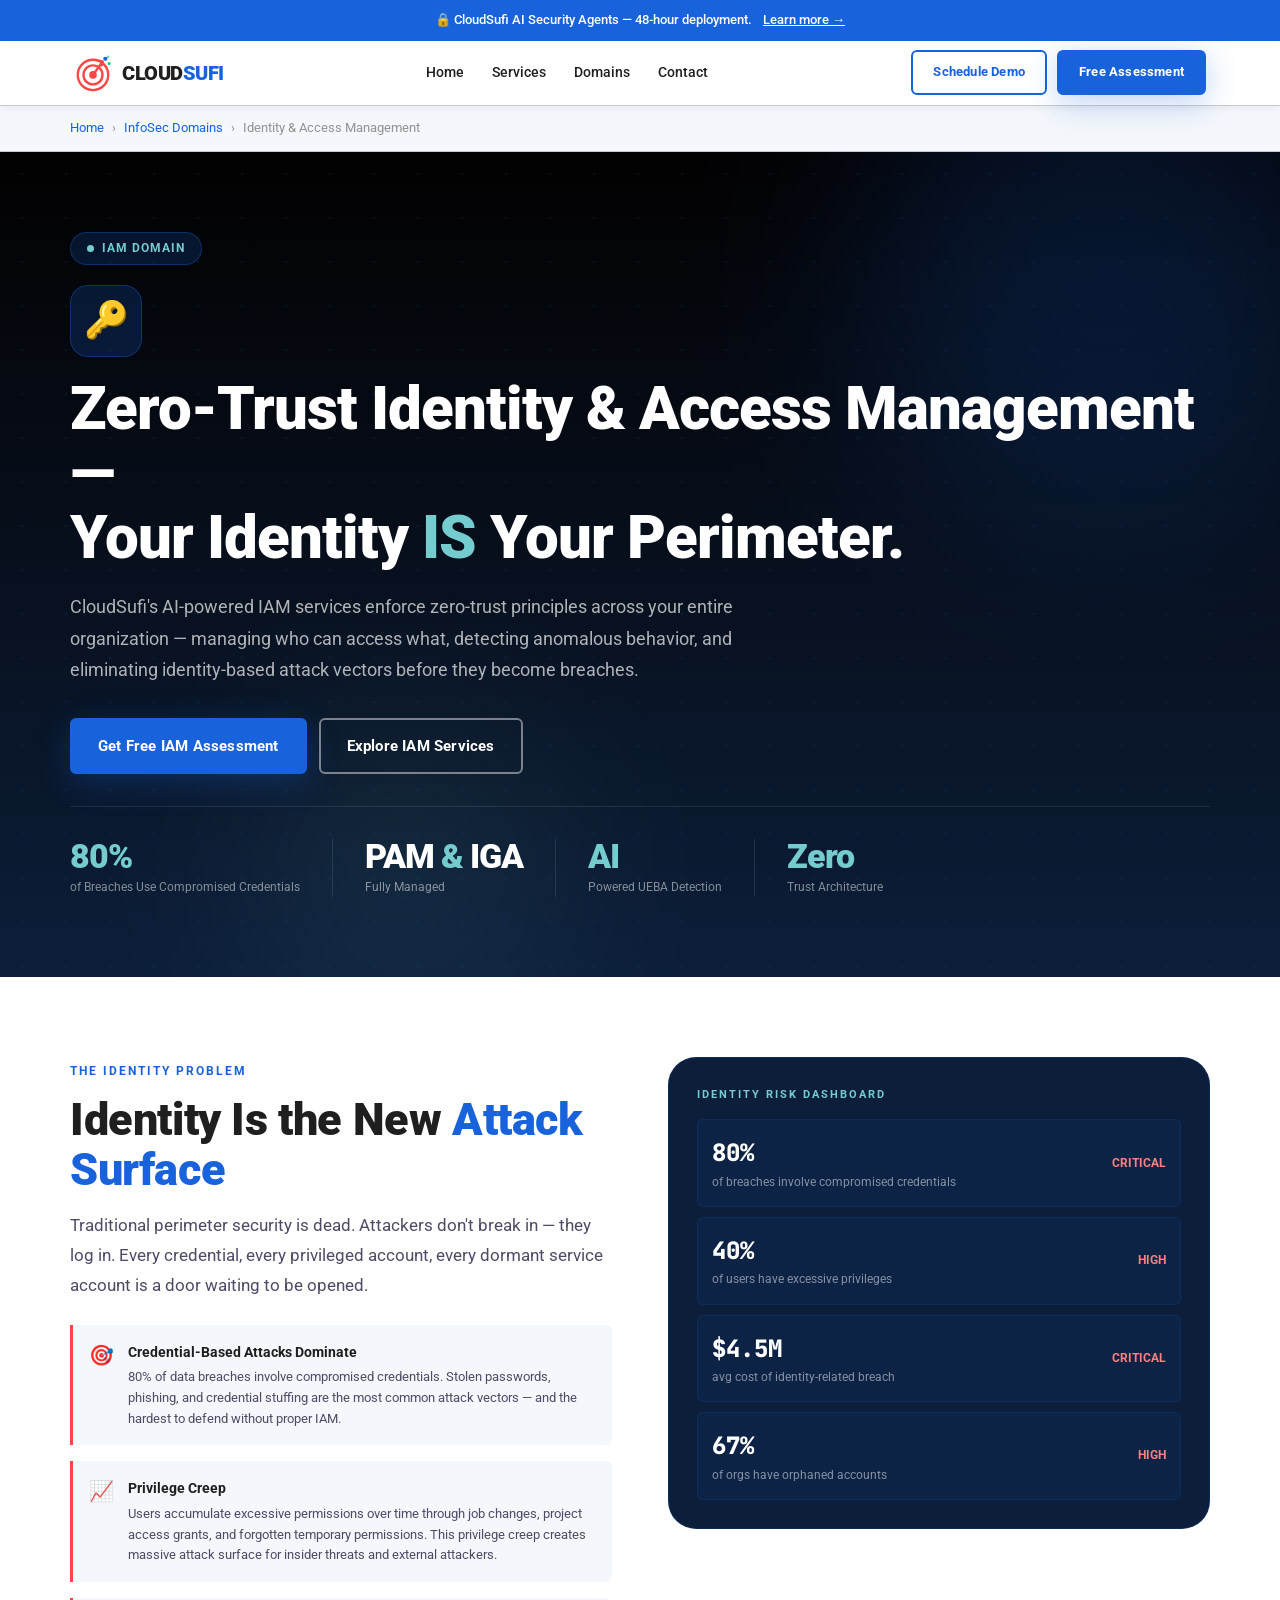
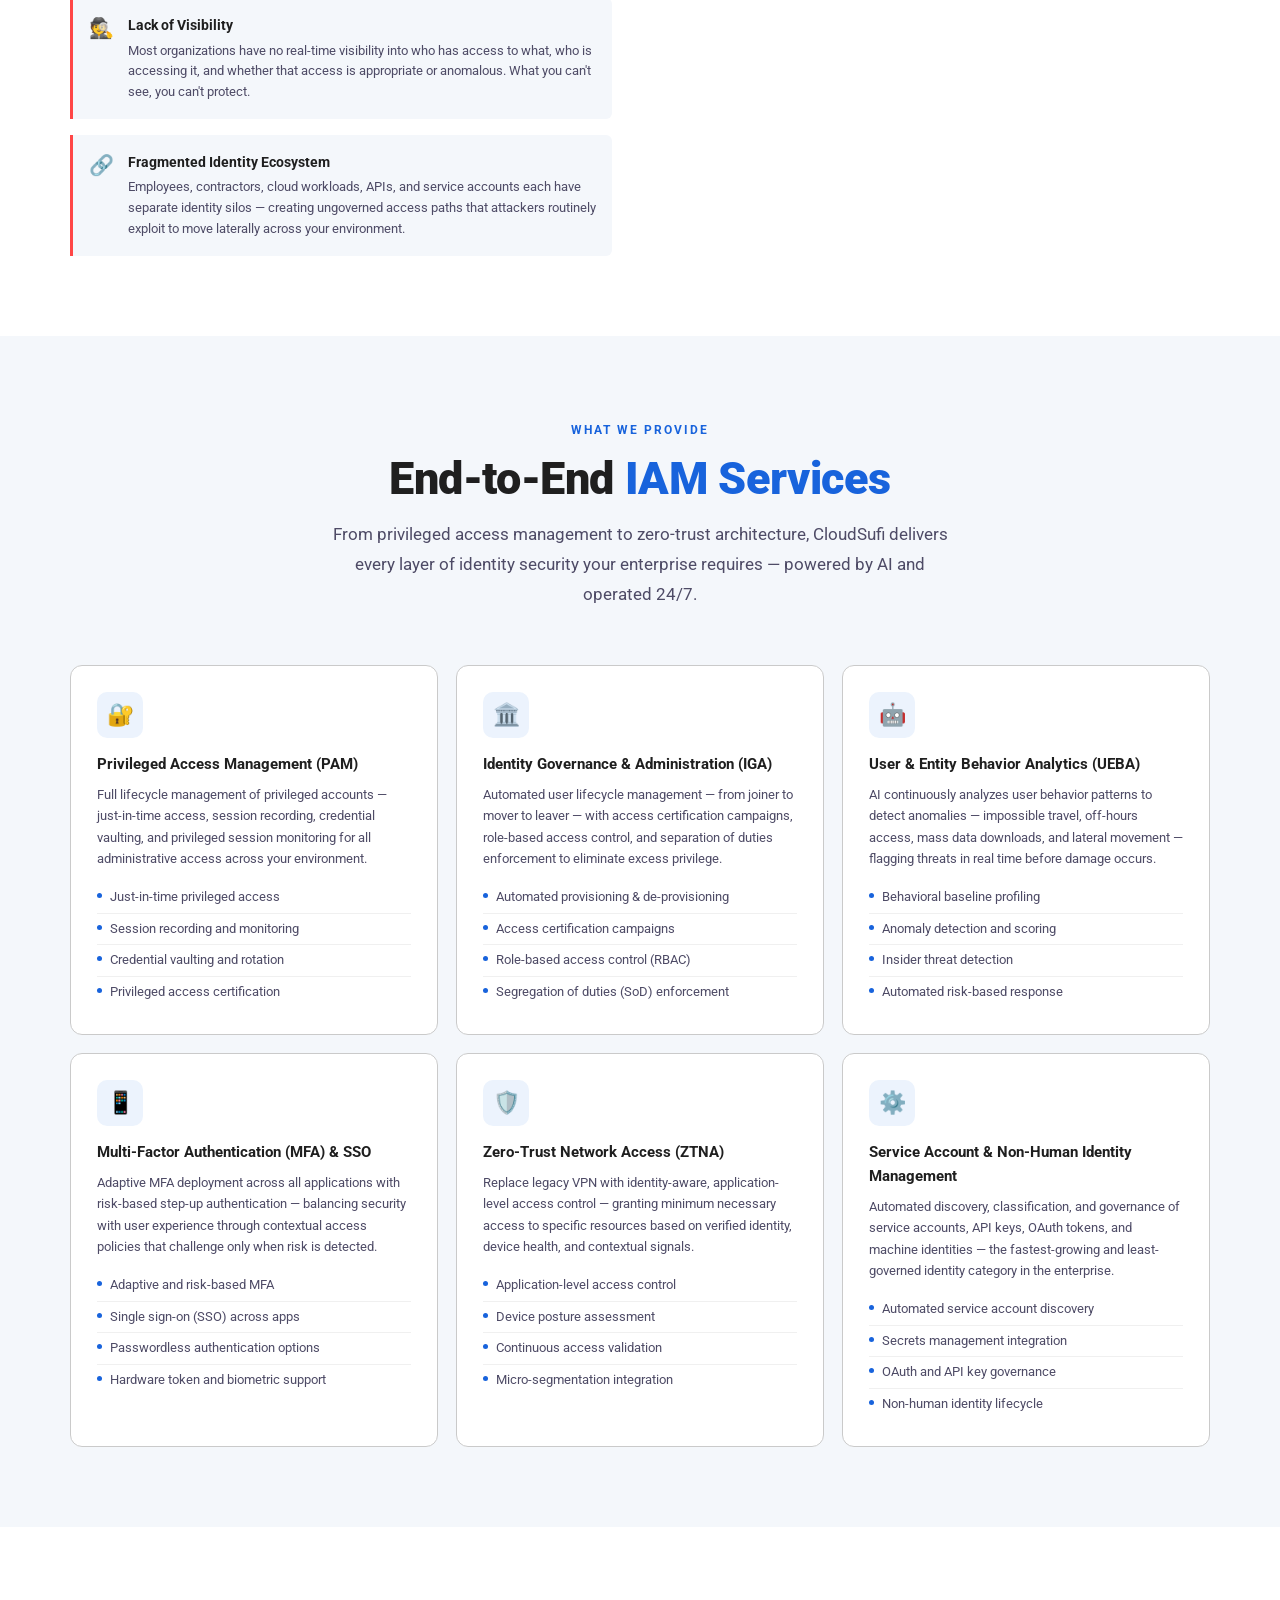
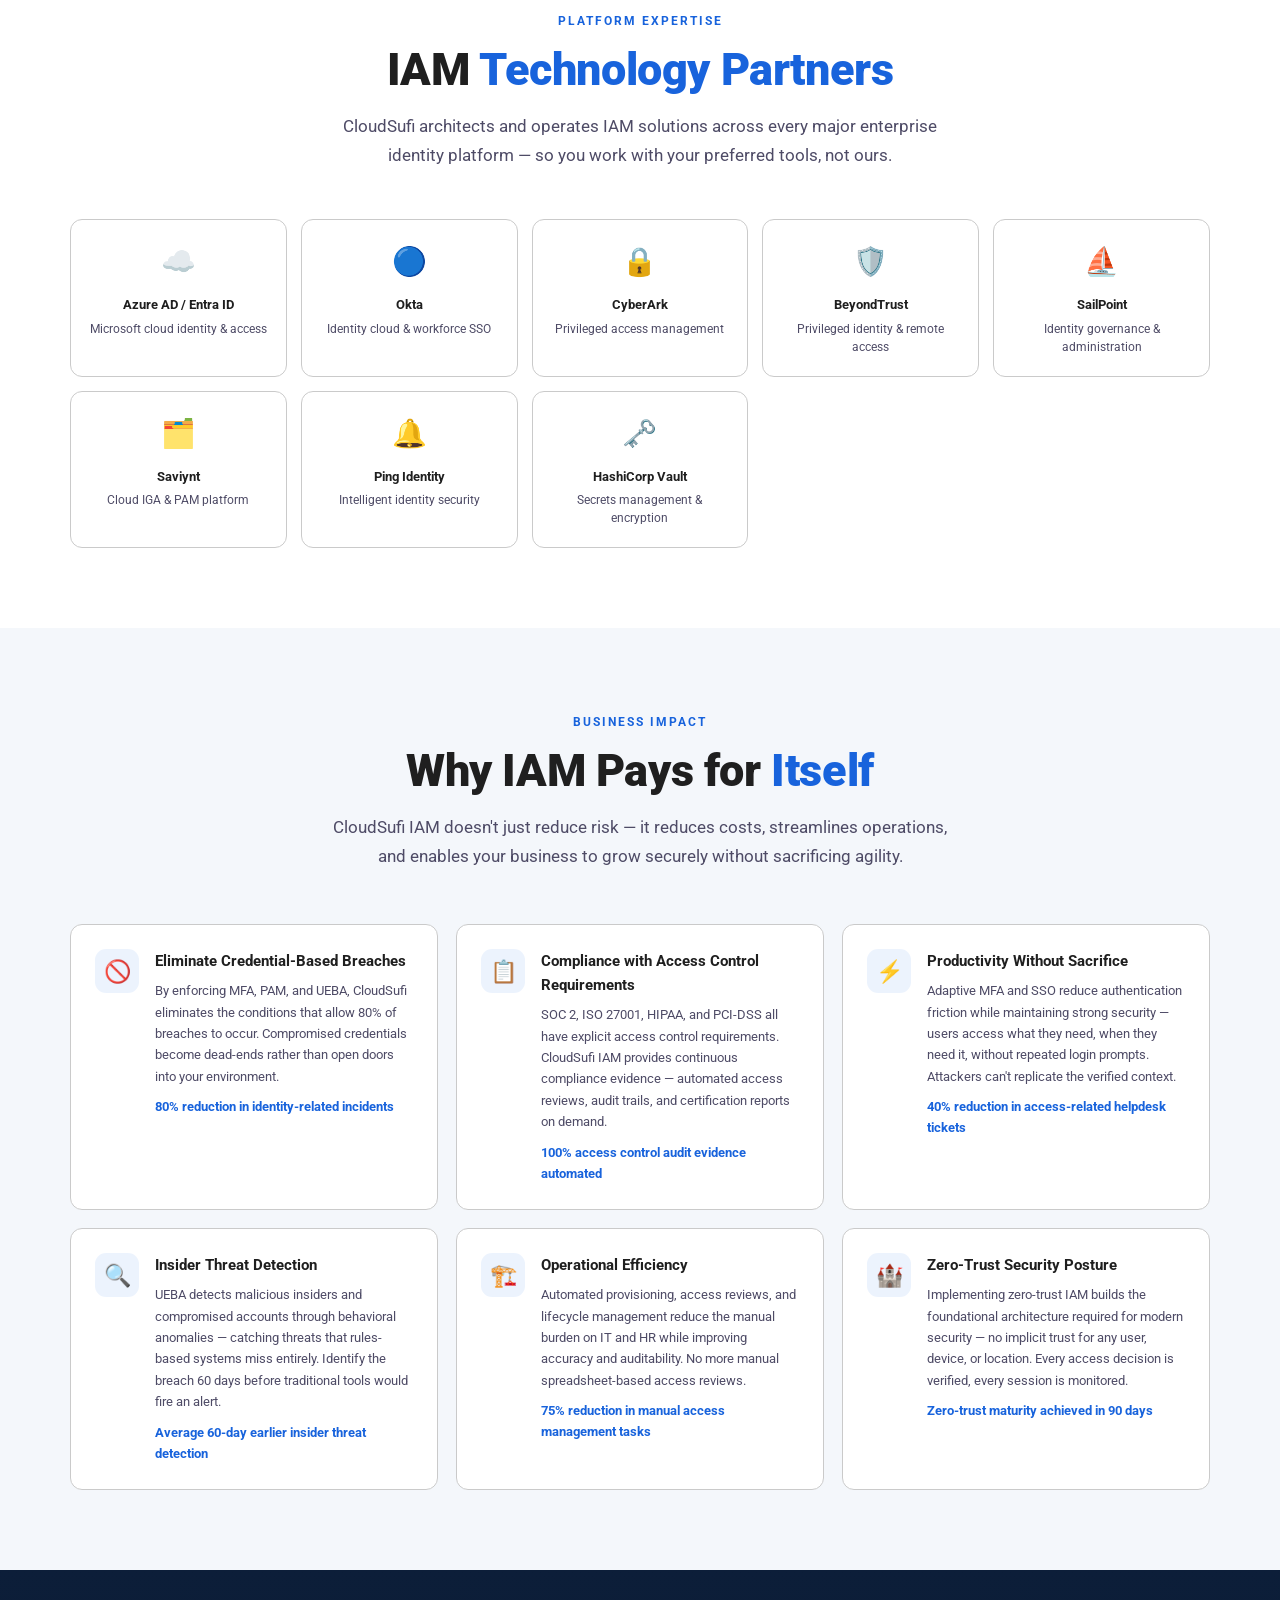
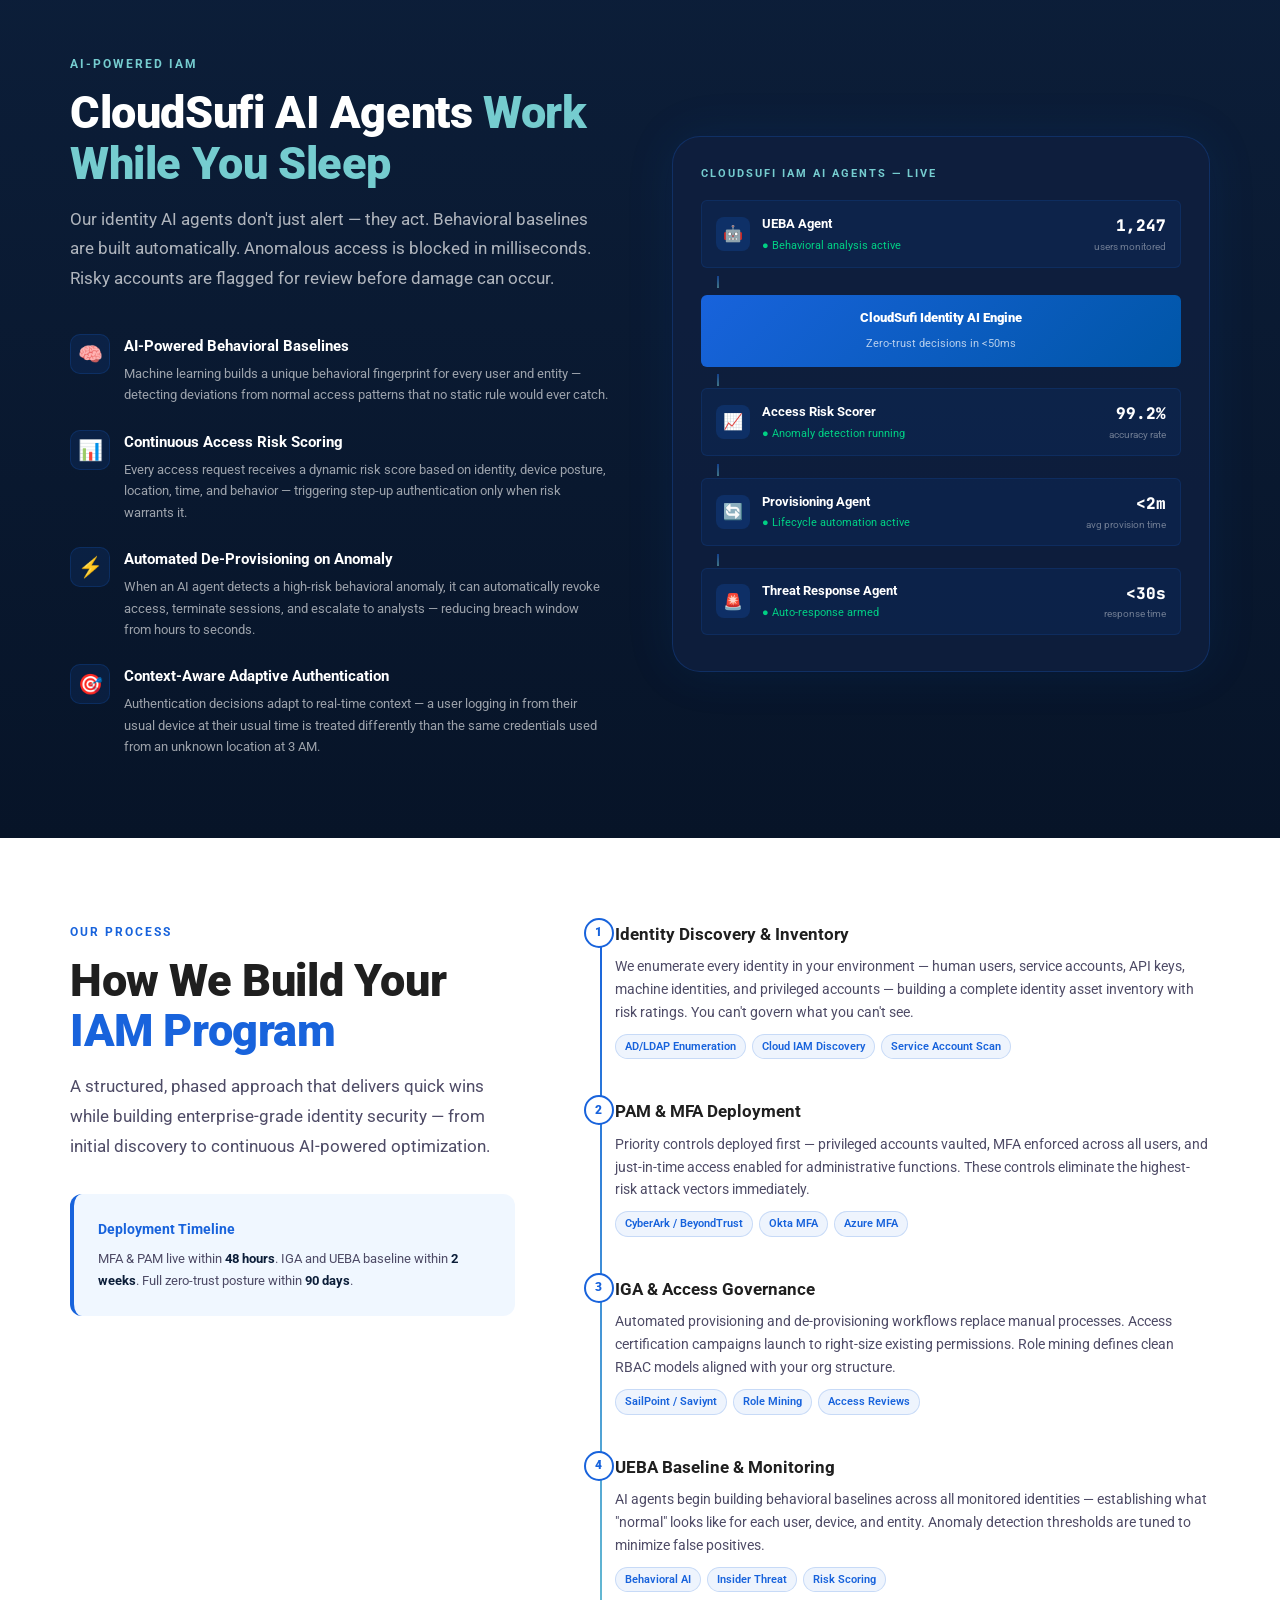
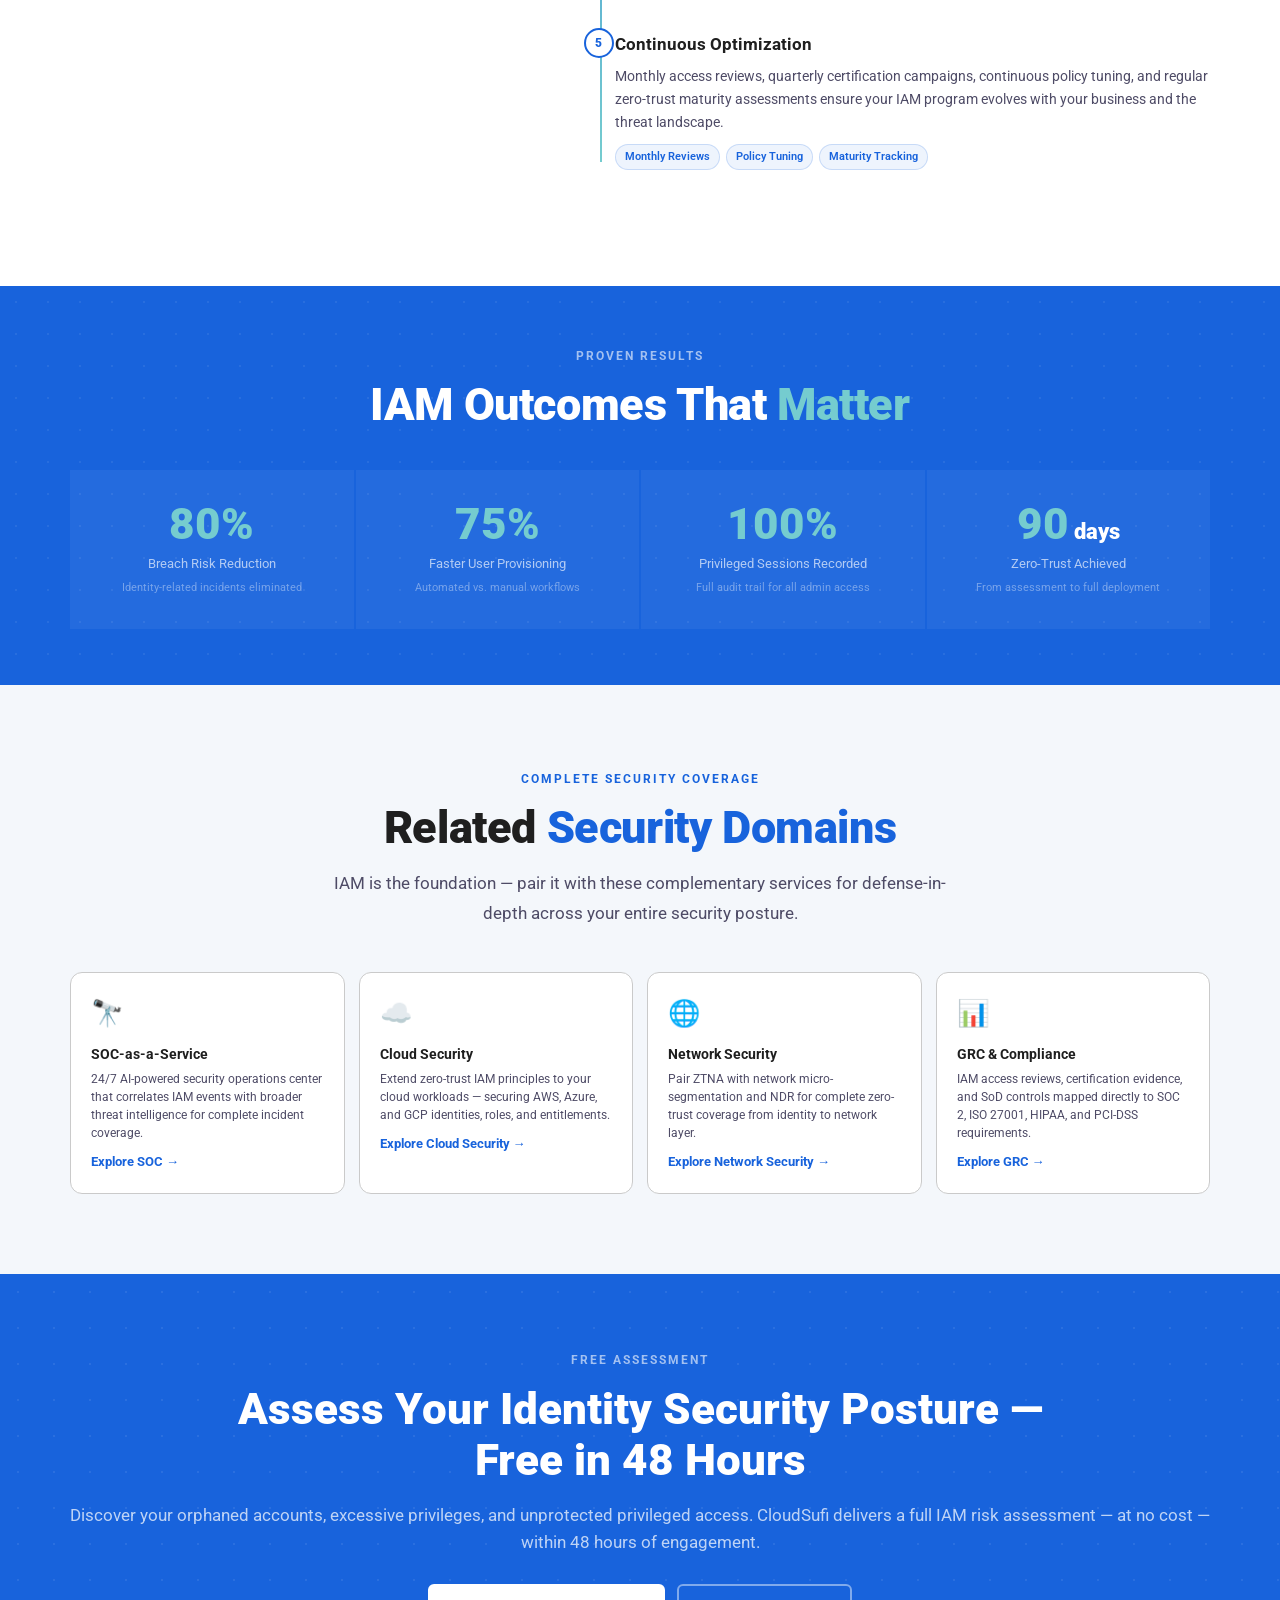
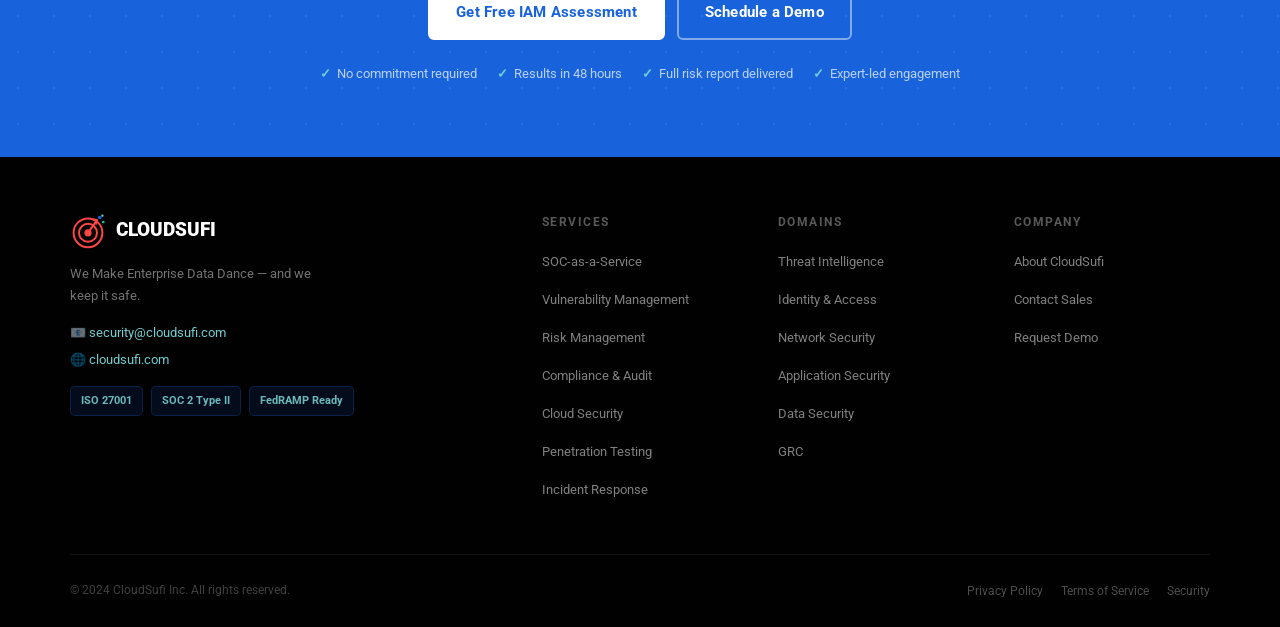
<file: iam.html>
<!DOCTYPE html><html lang="en"><head>
<meta charset="UTF-8"/><meta name="viewport" content="width=device-width,initial-scale=1.0"/>
<title>Identity &amp; Access Management | CloudSufi InfoSec</title>
<link rel="preconnect" href="https://fonts.googleapis.com"/>
<link rel="preconnect" href="https://fonts.gstatic.com" crossorigin/>
<link href="https://fonts.googleapis.com/css2?family=Roboto:wght@300;400;500;700;900&family=JetBrains+Mono:wght@400;500&display=swap" rel="stylesheet"/>
<link rel="stylesheet" href="shared.css"/>
</head><body>

<!-- TOP BANNER -->
<div class="top-banner"><div class="container"><p>🔒 CloudSufi AI Security Agents — 48-hour deployment. <a href="index.html">Learn more →</a></p></div></div>

<!-- NAV -->
<nav class="nav"><div class="container"><div class="nav-inner">
  <a href="index.html" class="nav-logo">
    <svg class="logo-icon" width="40" height="40" viewBox="0 0 40 40" fill="none"><circle cx="20" cy="22" r="16" stroke="#FF4646" stroke-width="2.5"/><circle cx="20" cy="22" r="10" stroke="#FF4646" stroke-width="2.5"/><circle cx="20" cy="22" r="4" fill="#FF4646"/><line x1="20" y1="22" x2="30" y2="8" stroke="#FF4646" stroke-width="2.5" stroke-linecap="round"/><polyline points="26,7 30,8 29,12" stroke="#FF4646" stroke-width="2.5" stroke-linecap="round" stroke-linejoin="round"/><circle cx="33" cy="5" r="2.2" fill="#1863DC"/><circle cx="37" cy="10" r="1.6" fill="#00D084"/><circle cx="36" cy="3" r="1.4" fill="#75CCCF"/></svg>
    <span class="logo-wordmark">CLOUD<span>SUFI</span></span>
  </a>
  <div class="nav-links"><a href="index.html">Home</a><a href="index.html#services">Services</a><a href="index.html#domains">Domains</a><a href="index.html#contact">Contact</a></div>
  <div class="nav-cta">
    <a href="index.html#contact" class="btn btn-outline-blue" style="padding:10px 20px;font-size:13px;">Schedule Demo</a>
    <a href="index.html#contact" class="btn btn-primary" style="padding:10px 20px;font-size:13px;">Free Assessment</a>
  
    <button class="nav-hamburger" id="navHamburger" aria-label="Toggle navigation menu" aria-expanded="false"><span></span><span></span><span></span></button>
</div></div>
  <div class="nav-mobile" id="navMobile">
    <a href="index.html">Home</a>
    <a href="index.html#services">Services</a>
    <a href="index.html#domains">All Domains</a>
    <a href="index.html#ai-twin">AI Digital Twin</a>
    <a href="index.html#comparison">Compare</a>
    <a href="index.html#contact">Contact</a>
    <div class="nm-cta">
      <a href="index.html#contact" class="btn btn-outline-blue">Schedule Demo</a>
      <a href="index.html#contact" class="btn btn-primary">Free Assessment</a>
    </div>
  </div>
</nav>

<!-- BREADCRUMB -->
<div class="breadcrumb"><div class="container">
  <div class="breadcrumb-inner">
    <a href="index.html">Home</a>
    <span class="breadcrumb-sep">›</span>
    <a href="index.html#domains">InfoSec Domains</a>
    <span class="breadcrumb-sep">›</span>
    <span>Identity &amp; Access Management</span>
  </div>
</div></div>

<!-- HERO -->
<section class="domain-hero">
  <div class="hero-orb orb-1"></div>
  <div class="hero-orb orb-2"></div>
  <div class="container">
    <div class="hero-body">
      <div class="hero-eyebrow"><span class="pulse"></span> IAM Domain</div>
      <div class="hero-icon-wrap">🔑</div>
      <h1 class="h1">Zero-Trust Identity &amp; Access Management —<br>Your Identity <em style="color:#75CCCF;font-style:normal;">IS</em> Your Perimeter.</h1>
      <p class="hero-desc">CloudSufi's AI-powered IAM services enforce zero-trust principles across your entire organization — managing who can access what, detecting anomalous behavior, and eliminating identity-based attack vectors before they become breaches.</p>
      <div class="hero-actions">
        <a href="index.html#contact" class="btn btn-primary">Get Free IAM Assessment</a>
        <a href="#provide" class="btn btn-outline-white">Explore IAM Services</a>
      </div>
      <div class="hero-stats">
        <div class="hero-stat">
          <div class="stat-num"><em>80%</em></div>
          <div class="stat-lbl">of Breaches Use Compromised Credentials</div>
        </div>
        <div class="hero-stat">
          <div class="stat-num">PAM <em>&amp;</em> IGA</div>
          <div class="stat-lbl">Fully Managed</div>
        </div>
        <div class="hero-stat">
          <div class="stat-num"><em>AI</em></div>
          <div class="stat-lbl">Powered UEBA Detection</div>
        </div>
        <div class="hero-stat">
          <div class="stat-num"><em>Zero</em></div>
          <div class="stat-lbl">Trust Architecture</div>
        </div>
      </div>
    </div>
  </div>
</section>

<!-- CHALLENGE -->
<section class="section challenge-section" id="challenge">
  <div class="container">
    <div class="challenge-grid">
      <div>
        <div class="label">The Identity Problem</div>
        <h2 class="h2">Identity Is the New <em>Attack Surface</em></h2>
        <p class="sub" style="margin-bottom:8px;">Traditional perimeter security is dead. Attackers don't break in — they log in. Every credential, every privileged account, every dormant service account is a door waiting to be opened.</p>
        <div class="challenge-points">
          <div class="challenge-point">
            <div class="cp-icon">🎯</div>
            <div>
              <div class="cp-title">Credential-Based Attacks Dominate</div>
              <div class="cp-desc">80% of data breaches involve compromised credentials. Stolen passwords, phishing, and credential stuffing are the most common attack vectors — and the hardest to defend without proper IAM.</div>
            </div>
          </div>
          <div class="challenge-point">
            <div class="cp-icon">📈</div>
            <div>
              <div class="cp-title">Privilege Creep</div>
              <div class="cp-desc">Users accumulate excessive permissions over time through job changes, project access grants, and forgotten temporary permissions. This privilege creep creates massive attack surface for insider threats and external attackers.</div>
            </div>
          </div>
          <div class="challenge-point">
            <div class="cp-icon">🕵️</div>
            <div>
              <div class="cp-title">Lack of Visibility</div>
              <div class="cp-desc">Most organizations have no real-time visibility into who has access to what, who is accessing it, and whether that access is appropriate or anomalous. What you can't see, you can't protect.</div>
            </div>
          </div>
          <div class="challenge-point">
            <div class="cp-icon">🔗</div>
            <div>
              <div class="cp-title">Fragmented Identity Ecosystem</div>
              <div class="cp-desc">Employees, contractors, cloud workloads, APIs, and service accounts each have separate identity silos — creating ungoverned access paths that attackers routinely exploit to move laterally across your environment.</div>
            </div>
          </div>
        </div>
      </div>
      <div>
        <div class="challenge-visual">
          <div class="cv-label">Identity Risk Dashboard</div>
          <div class="cv-stat">
            <div>
              <div class="cv-val">80%</div>
              <div class="cv-lbl">of breaches involve compromised credentials</div>
            </div>
            <div class="cv-bad">CRITICAL</div>
          </div>
          <div class="cv-stat">
            <div>
              <div class="cv-val">40%</div>
              <div class="cv-lbl">of users have excessive privileges</div>
            </div>
            <div class="cv-bad">HIGH</div>
          </div>
          <div class="cv-stat">
            <div>
              <div class="cv-val">$4.5M</div>
              <div class="cv-lbl">avg cost of identity-related breach</div>
            </div>
            <div class="cv-bad">CRITICAL</div>
          </div>
          <div class="cv-stat">
            <div>
              <div class="cv-val">67%</div>
              <div class="cv-lbl">of orgs have orphaned accounts</div>
            </div>
            <div class="cv-bad">HIGH</div>
          </div>
        </div>
      </div>
    </div>
  </div>
</section>

<!-- WHAT WE PROVIDE -->
<section class="section provide-section" id="provide">
  <div class="container">
    <div class="text-center" style="margin-bottom:56px;">
      <div class="label">What We Provide</div>
      <h2 class="h2">End-to-End <em>IAM Services</em></h2>
      <p class="sub sub-center">From privileged access management to zero-trust architecture, CloudSufi delivers every layer of identity security your enterprise requires — powered by AI and operated 24/7.</p>
    </div>
    <div class="provide-grid">

      <div class="provide-card reveal">
        <div class="provide-icon">🔐</div>
        <div class="provide-title">Privileged Access Management (PAM)</div>
        <div class="provide-desc">Full lifecycle management of privileged accounts — just-in-time access, session recording, credential vaulting, and privileged session monitoring for all administrative access across your environment.</div>
        <ul class="provide-list">
          <li>Just-in-time privileged access</li>
          <li>Session recording and monitoring</li>
          <li>Credential vaulting and rotation</li>
          <li>Privileged access certification</li>
        </ul>
      </div>

      <div class="provide-card reveal">
        <div class="provide-icon">🏛️</div>
        <div class="provide-title">Identity Governance &amp; Administration (IGA)</div>
        <div class="provide-desc">Automated user lifecycle management — from joiner to mover to leaver — with access certification campaigns, role-based access control, and separation of duties enforcement to eliminate excess privilege.</div>
        <ul class="provide-list">
          <li>Automated provisioning &amp; de-provisioning</li>
          <li>Access certification campaigns</li>
          <li>Role-based access control (RBAC)</li>
          <li>Segregation of duties (SoD) enforcement</li>
        </ul>
      </div>

      <div class="provide-card reveal">
        <div class="provide-icon">🤖</div>
        <div class="provide-title">User &amp; Entity Behavior Analytics (UEBA)</div>
        <div class="provide-desc">AI continuously analyzes user behavior patterns to detect anomalies — impossible travel, off-hours access, mass data downloads, and lateral movement — flagging threats in real time before damage occurs.</div>
        <ul class="provide-list">
          <li>Behavioral baseline profiling</li>
          <li>Anomaly detection and scoring</li>
          <li>Insider threat detection</li>
          <li>Automated risk-based response</li>
        </ul>
      </div>

      <div class="provide-card reveal">
        <div class="provide-icon">📱</div>
        <div class="provide-title">Multi-Factor Authentication (MFA) &amp; SSO</div>
        <div class="provide-desc">Adaptive MFA deployment across all applications with risk-based step-up authentication — balancing security with user experience through contextual access policies that challenge only when risk is detected.</div>
        <ul class="provide-list">
          <li>Adaptive and risk-based MFA</li>
          <li>Single sign-on (SSO) across apps</li>
          <li>Passwordless authentication options</li>
          <li>Hardware token and biometric support</li>
        </ul>
      </div>

      <div class="provide-card reveal">
        <div class="provide-icon">🛡️</div>
        <div class="provide-title">Zero-Trust Network Access (ZTNA)</div>
        <div class="provide-desc">Replace legacy VPN with identity-aware, application-level access control — granting minimum necessary access to specific resources based on verified identity, device health, and contextual signals.</div>
        <ul class="provide-list">
          <li>Application-level access control</li>
          <li>Device posture assessment</li>
          <li>Continuous access validation</li>
          <li>Micro-segmentation integration</li>
        </ul>
      </div>

      <div class="provide-card reveal">
        <div class="provide-icon">⚙️</div>
        <div class="provide-title">Service Account &amp; Non-Human Identity Management</div>
        <div class="provide-desc">Automated discovery, classification, and governance of service accounts, API keys, OAuth tokens, and machine identities — the fastest-growing and least-governed identity category in the enterprise.</div>
        <ul class="provide-list">
          <li>Automated service account discovery</li>
          <li>Secrets management integration</li>
          <li>OAuth and API key governance</li>
          <li>Non-human identity lifecycle</li>
        </ul>
      </div>

    </div>
  </div>
</section>

<!-- CAPABILITIES -->
<section class="section cap-section" id="capabilities">
  <div class="container">
    <div class="text-center" style="margin-bottom:48px;">
      <div class="label">Platform Expertise</div>
      <h2 class="h2">IAM <em>Technology Partners</em></h2>
      <p class="sub sub-center">CloudSufi architects and operates IAM solutions across every major enterprise identity platform — so you work with your preferred tools, not ours.</p>
    </div>
    <div class="cap-grid">
      <div class="cap-item reveal">
        <div class="cap-icon">☁️</div>
        <div class="cap-name">Azure AD / Entra ID</div>
        <div class="cap-sub">Microsoft cloud identity &amp; access</div>
      </div>
      <div class="cap-item reveal">
        <div class="cap-icon">🔵</div>
        <div class="cap-name">Okta</div>
        <div class="cap-sub">Identity cloud &amp; workforce SSO</div>
      </div>
      <div class="cap-item reveal">
        <div class="cap-icon">🔒</div>
        <div class="cap-name">CyberArk</div>
        <div class="cap-sub">Privileged access management</div>
      </div>
      <div class="cap-item reveal">
        <div class="cap-icon">🛡️</div>
        <div class="cap-name">BeyondTrust</div>
        <div class="cap-sub">Privileged identity &amp; remote access</div>
      </div>
      <div class="cap-item reveal">
        <div class="cap-icon">⛵</div>
        <div class="cap-name">SailPoint</div>
        <div class="cap-sub">Identity governance &amp; administration</div>
      </div>
      <div class="cap-item reveal">
        <div class="cap-icon">🗂️</div>
        <div class="cap-name">Saviynt</div>
        <div class="cap-sub">Cloud IGA &amp; PAM platform</div>
      </div>
      <div class="cap-item reveal">
        <div class="cap-icon">🔔</div>
        <div class="cap-name">Ping Identity</div>
        <div class="cap-sub">Intelligent identity security</div>
      </div>
      <div class="cap-item reveal">
        <div class="cap-icon">🗝️</div>
        <div class="cap-name">HashiCorp Vault</div>
        <div class="cap-sub">Secrets management &amp; encryption</div>
      </div>
    </div>
  </div>
</section>

<!-- BENEFITS -->
<section class="section benefits-section" id="benefits">
  <div class="container">
    <div class="text-center" style="margin-bottom:52px;">
      <div class="label">Business Impact</div>
      <h2 class="h2">Why IAM Pays for <em>Itself</em></h2>
      <p class="sub sub-center">CloudSufi IAM doesn't just reduce risk — it reduces costs, streamlines operations, and enables your business to grow securely without sacrificing agility.</p>
    </div>
    <div class="benefits-grid">

      <div class="benefit-card reveal">
        <div class="benefit-icon">🚫</div>
        <div>
          <div class="benefit-title">Eliminate Credential-Based Breaches</div>
          <div class="benefit-desc">By enforcing MFA, PAM, and UEBA, CloudSufi eliminates the conditions that allow 80% of breaches to occur. Compromised credentials become dead-ends rather than open doors into your environment.</div>
          <span class="benefit-metric">80% reduction in identity-related incidents</span>
        </div>
      </div>

      <div class="benefit-card reveal">
        <div class="benefit-icon">📋</div>
        <div>
          <div class="benefit-title">Compliance with Access Control Requirements</div>
          <div class="benefit-desc">SOC 2, ISO 27001, HIPAA, and PCI-DSS all have explicit access control requirements. CloudSufi IAM provides continuous compliance evidence — automated access reviews, audit trails, and certification reports on demand.</div>
          <span class="benefit-metric">100% access control audit evidence automated</span>
        </div>
      </div>

      <div class="benefit-card reveal">
        <div class="benefit-icon">⚡</div>
        <div>
          <div class="benefit-title">Productivity Without Sacrifice</div>
          <div class="benefit-desc">Adaptive MFA and SSO reduce authentication friction while maintaining strong security — users access what they need, when they need it, without repeated login prompts. Attackers can't replicate the verified context.</div>
          <span class="benefit-metric">40% reduction in access-related helpdesk tickets</span>
        </div>
      </div>

      <div class="benefit-card reveal">
        <div class="benefit-icon">🔍</div>
        <div>
          <div class="benefit-title">Insider Threat Detection</div>
          <div class="benefit-desc">UEBA detects malicious insiders and compromised accounts through behavioral anomalies — catching threats that rules-based systems miss entirely. Identify the breach 60 days before traditional tools would fire an alert.</div>
          <span class="benefit-metric">Average 60-day earlier insider threat detection</span>
        </div>
      </div>

      <div class="benefit-card reveal">
        <div class="benefit-icon">🏗️</div>
        <div>
          <div class="benefit-title">Operational Efficiency</div>
          <div class="benefit-desc">Automated provisioning, access reviews, and lifecycle management reduce the manual burden on IT and HR while improving accuracy and auditability. No more manual spreadsheet-based access reviews.</div>
          <span class="benefit-metric">75% reduction in manual access management tasks</span>
        </div>
      </div>

      <div class="benefit-card reveal">
        <div class="benefit-icon">🏰</div>
        <div>
          <div class="benefit-title">Zero-Trust Security Posture</div>
          <div class="benefit-desc">Implementing zero-trust IAM builds the foundational architecture required for modern security — no implicit trust for any user, device, or location. Every access decision is verified, every session is monitored.</div>
          <span class="benefit-metric">Zero-trust maturity achieved in 90 days</span>
        </div>
      </div>

    </div>
  </div>
</section>

<!-- AI ADVANTAGE -->
<section class="section ai-section" id="ai">
  <div class="container">
    <div class="ai-layout">
      <div>
        <div class="label label-light">AI-Powered IAM</div>
        <h2 class="h2 h2-white">CloudSufi AI Agents <em>Work While You Sleep</em></h2>
        <p class="sub sub-white" style="margin-bottom:40px;">Our identity AI agents don't just alert — they act. Behavioral baselines are built automatically. Anomalous access is blocked in milliseconds. Risky accounts are flagged for review before damage can occur.</p>
        <div class="ai-points">
          <div class="ai-point">
            <div class="ai-point-icon">🧠</div>
            <div>
              <div class="ai-point-title">AI-Powered Behavioral Baselines</div>
              <div class="ai-point-desc">Machine learning builds a unique behavioral fingerprint for every user and entity — detecting deviations from normal access patterns that no static rule would ever catch.</div>
            </div>
          </div>
          <div class="ai-point">
            <div class="ai-point-icon">📊</div>
            <div>
              <div class="ai-point-title">Continuous Access Risk Scoring</div>
              <div class="ai-point-desc">Every access request receives a dynamic risk score based on identity, device posture, location, time, and behavior — triggering step-up authentication only when risk warrants it.</div>
            </div>
          </div>
          <div class="ai-point">
            <div class="ai-point-icon">⚡</div>
            <div>
              <div class="ai-point-title">Automated De-Provisioning on Anomaly</div>
              <div class="ai-point-desc">When an AI agent detects a high-risk behavioral anomaly, it can automatically revoke access, terminate sessions, and escalate to analysts — reducing breach window from hours to seconds.</div>
            </div>
          </div>
          <div class="ai-point">
            <div class="ai-point-icon">🎯</div>
            <div>
              <div class="ai-point-title">Context-Aware Adaptive Authentication</div>
              <div class="ai-point-desc">Authentication decisions adapt to real-time context — a user logging in from their usual device at their usual time is treated differently than the same credentials used from an unknown location at 3 AM.</div>
            </div>
          </div>
        </div>
      </div>
      <div>
        <div class="ai-panel">
          <div class="ai-panel-label">CloudSufi IAM AI Agents — Live</div>

          <div class="ai-row">
            <div class="ai-row-icon">🤖</div>
            <div>
              <div class="ai-row-name">UEBA Agent</div>
              <div class="ai-row-status">● Behavioral analysis active</div>
            </div>
            <div class="ai-row-val">
              <div class="v">1,247</div>
              <div class="l">users monitored</div>
            </div>
          </div>
          <div class="ai-divider"></div>

          <div class="ai-core">
            <strong>CloudSufi Identity AI Engine</strong>
            <span>Zero-trust decisions in &lt;50ms</span>
          </div>
          <div class="ai-divider"></div>

          <div class="ai-row">
            <div class="ai-row-icon">📈</div>
            <div>
              <div class="ai-row-name">Access Risk Scorer</div>
              <div class="ai-row-status">● Anomaly detection running</div>
            </div>
            <div class="ai-row-val">
              <div class="v">99.2%</div>
              <div class="l">accuracy rate</div>
            </div>
          </div>
          <div class="ai-divider"></div>

          <div class="ai-row">
            <div class="ai-row-icon">🔄</div>
            <div>
              <div class="ai-row-name">Provisioning Agent</div>
              <div class="ai-row-status">● Lifecycle automation active</div>
            </div>
            <div class="ai-row-val">
              <div class="v">&lt;2m</div>
              <div class="l">avg provision time</div>
            </div>
          </div>
          <div class="ai-divider"></div>

          <div class="ai-row">
            <div class="ai-row-icon">🚨</div>
            <div>
              <div class="ai-row-name">Threat Response Agent</div>
              <div class="ai-row-status">● Auto-response armed</div>
            </div>
            <div class="ai-row-val">
              <div class="v">&lt;30s</div>
              <div class="l">response time</div>
            </div>
          </div>

        </div>
      </div>
    </div>
  </div>
</section>

<!-- METHODOLOGY -->
<section class="section method-section" id="methodology">
  <div class="container">
    <div style="display:grid;grid-template-columns:1fr 1.4fr;gap:72px;align-items:start;">
      <div>
        <div class="label">Our Process</div>
        <h2 class="h2">How We Build Your <em>IAM Program</em></h2>
        <p class="sub">A structured, phased approach that delivers quick wins while building enterprise-grade identity security — from initial discovery to continuous AI-powered optimization.</p>
        <div style="margin-top:32px;padding:24px;background:#F0F7FF;border-radius:12px;border-left:4px solid #1863DC;">
          <div style="font-size:14px;font-weight:700;color:#1863DC;margin-bottom:8px;">Deployment Timeline</div>
          <div style="font-size:13px;color:#4E4B66;line-height:1.7;">MFA &amp; PAM live within <strong style="color:#0C1E39;">48 hours</strong>. IGA and UEBA baseline within <strong style="color:#0C1E39;">2 weeks</strong>. Full zero-trust posture within <strong style="color:#0C1E39;">90 days</strong>.</div>
        </div>
      </div>
      <div class="method-steps">

        <div class="method-step">
          <div class="ms-num">1</div>
          <div>
            <div class="ms-title">Identity Discovery &amp; Inventory</div>
            <div class="ms-desc">We enumerate every identity in your environment — human users, service accounts, API keys, machine identities, and privileged accounts — building a complete identity asset inventory with risk ratings. You can't govern what you can't see.</div>
            <div class="ms-tags">
              <span class="tag">AD/LDAP Enumeration</span>
              <span class="tag">Cloud IAM Discovery</span>
              <span class="tag">Service Account Scan</span>
            </div>
          </div>
        </div>

        <div class="method-step">
          <div class="ms-num">2</div>
          <div>
            <div class="ms-title">PAM &amp; MFA Deployment</div>
            <div class="ms-desc">Priority controls deployed first — privileged accounts vaulted, MFA enforced across all users, and just-in-time access enabled for administrative functions. These controls eliminate the highest-risk attack vectors immediately.</div>
            <div class="ms-tags">
              <span class="tag">CyberArk / BeyondTrust</span>
              <span class="tag">Okta MFA</span>
              <span class="tag">Azure MFA</span>
            </div>
          </div>
        </div>

        <div class="method-step">
          <div class="ms-num">3</div>
          <div>
            <div class="ms-title">IGA &amp; Access Governance</div>
            <div class="ms-desc">Automated provisioning and de-provisioning workflows replace manual processes. Access certification campaigns launch to right-size existing permissions. Role mining defines clean RBAC models aligned with your org structure.</div>
            <div class="ms-tags">
              <span class="tag">SailPoint / Saviynt</span>
              <span class="tag">Role Mining</span>
              <span class="tag">Access Reviews</span>
            </div>
          </div>
        </div>

        <div class="method-step">
          <div class="ms-num">4</div>
          <div>
            <div class="ms-title">UEBA Baseline &amp; Monitoring</div>
            <div class="ms-desc">AI agents begin building behavioral baselines across all monitored identities — establishing what "normal" looks like for each user, device, and entity. Anomaly detection thresholds are tuned to minimize false positives.</div>
            <div class="ms-tags">
              <span class="tag">Behavioral AI</span>
              <span class="tag">Insider Threat</span>
              <span class="tag">Risk Scoring</span>
            </div>
          </div>
        </div>

        <div class="method-step">
          <div class="ms-num">5</div>
          <div>
            <div class="ms-title">Continuous Optimization</div>
            <div class="ms-desc">Monthly access reviews, quarterly certification campaigns, continuous policy tuning, and regular zero-trust maturity assessments ensure your IAM program evolves with your business and the threat landscape.</div>
            <div class="ms-tags">
              <span class="tag">Monthly Reviews</span>
              <span class="tag">Policy Tuning</span>
              <span class="tag">Maturity Tracking</span>
            </div>
          </div>
        </div>

      </div>
    </div>
  </div>
</section>

<!-- OUTCOMES -->
<section class="outcomes-band">
  <div class="container">
    <div class="text-center" style="margin-bottom:40px;position:relative;z-index:2;">
      <div class="label label-white">Proven Results</div>
      <h2 class="h2 h2-white" style="margin-bottom:0;">IAM Outcomes That <em>Matter</em></h2>
    </div>
    <div class="outcomes-grid">
      <div class="outcome-cell">
        <div class="outcome-num"><span class="outcome-accent">80%</span></div>
        <div class="outcome-label">Breach Risk Reduction</div>
        <div class="outcome-sub">Identity-related incidents eliminated</div>
      </div>
      <div class="outcome-cell">
        <div class="outcome-num"><span class="outcome-accent">75%</span></div>
        <div class="outcome-label">Faster User Provisioning</div>
        <div class="outcome-sub">Automated vs. manual workflows</div>
      </div>
      <div class="outcome-cell">
        <div class="outcome-num"><span class="outcome-accent">100%</span></div>
        <div class="outcome-label">Privileged Sessions Recorded</div>
        <div class="outcome-sub">Full audit trail for all admin access</div>
      </div>
      <div class="outcome-cell">
        <div class="outcome-num"><span class="outcome-accent">90</span><span class="outcome-unit"> days</span></div>
        <div class="outcome-label">Zero-Trust Achieved</div>
        <div class="outcome-sub">From assessment to full deployment</div>
      </div>
    </div>
  </div>
</section>

<!-- RELATED SERVICES -->
<section class="section related-section" id="related">
  <div class="container">
    <div class="text-center" style="margin-bottom:44px;">
      <div class="label">Complete Security Coverage</div>
      <h2 class="h2">Related <em>Security Domains</em></h2>
      <p class="sub sub-center">IAM is the foundation — pair it with these complementary services for defense-in-depth across your entire security posture.</p>
    </div>
    <div class="related-grid">
      <a href="soc.html" class="related-card reveal">
        <div class="related-icon">🔭</div>
        <div class="related-title">SOC-as-a-Service</div>
        <div class="related-desc">24/7 AI-powered security operations center that correlates IAM events with broader threat intelligence for complete incident coverage.</div>
        <span class="related-link">Explore SOC →</span>
      </a>
      <a href="cloud-security.html" class="related-card reveal">
        <div class="related-icon">☁️</div>
        <div class="related-title">Cloud Security</div>
        <div class="related-desc">Extend zero-trust IAM principles to your cloud workloads — securing AWS, Azure, and GCP identities, roles, and entitlements.</div>
        <span class="related-link">Explore Cloud Security →</span>
      </a>
      <a href="network-security.html" class="related-card reveal">
        <div class="related-icon">🌐</div>
        <div class="related-title">Network Security</div>
        <div class="related-desc">Pair ZTNA with network micro-segmentation and NDR for complete zero-trust coverage from identity to network layer.</div>
        <span class="related-link">Explore Network Security →</span>
      </a>
      <a href="grc.html" class="related-card reveal">
        <div class="related-icon">📊</div>
        <div class="related-title">GRC &amp; Compliance</div>
        <div class="related-desc">IAM access reviews, certification evidence, and SoD controls mapped directly to SOC 2, ISO 27001, HIPAA, and PCI-DSS requirements.</div>
        <span class="related-link">Explore GRC →</span>
      </a>
    </div>
  </div>
</section>

<!-- CTA -->
<section class="cta-band" id="contact">
  <div class="container">
    <div class="cta-inner">
      <div class="label label-white">Free Assessment</div>
      <div class="cta-title">Assess Your Identity Security Posture —<br>Free in 48 Hours</div>
      <div class="cta-desc">Discover your orphaned accounts, excessive privileges, and unprotected privileged access. CloudSufi delivers a full IAM risk assessment — at no cost — within 48 hours of engagement.</div>
      <div class="cta-actions">
        <a href="index.html#contact" class="btn btn-white">Get Free IAM Assessment</a>
        <a href="index.html#contact" class="btn btn-outline-white">Schedule a Demo</a>
      </div>
      <div class="cta-perks">
        <span class="cta-perk">No commitment required</span>
        <span class="cta-perk">Results in 48 hours</span>
        <span class="cta-perk">Full risk report delivered</span>
        <span class="cta-perk">Expert-led engagement</span>
      </div>
    </div>
  </div>
</section>

<!-- FOOTER -->
<footer class="footer"><div class="container">
  <div class="footer-grid">
    <div>
      <div class="footer-brand-logo">
        <svg width="36" height="36" viewBox="0 0 40 40" fill="none"><circle cx="20" cy="22" r="16" stroke="#FF4646" stroke-width="2.2"/><circle cx="20" cy="22" r="10" stroke="#FF4646" stroke-width="2.2"/><circle cx="20" cy="22" r="4" fill="#FF4646"/><line x1="20" y1="22" x2="30" y2="8" stroke="#FF4646" stroke-width="2.2" stroke-linecap="round"/><polyline points="26,7 30,8 29,12" stroke="#FF4646" stroke-width="2.2" stroke-linecap="round" stroke-linejoin="round"/><circle cx="33" cy="5" r="2" fill="#1863DC"/><circle cx="37" cy="10" r="1.5" fill="#00D084"/><circle cx="36" cy="3" r="1.3" fill="#75CCCF"/></svg>
        <span class="footer-wordmark">CLOUDSUFI</span>
      </div>
      <p class="footer-tagline">We Make Enterprise Data Dance — and we keep it safe.</p>
      <div class="footer-contact-item">📧 <a href="mailto:security@cloudsufi.com">security@cloudsufi.com</a></div>
      <div class="footer-contact-item">🌐 <a href="https://cloudsufi.com">cloudsufi.com</a></div>
      <div class="footer-certs"><span class="fcert">ISO 27001</span><span class="fcert">SOC 2 Type II</span><span class="fcert">FedRAMP Ready</span></div>
    </div>
    <div><div class="footer-h">Services</div><ul class="footer-links"><li><a href="soc.html">SOC-as-a-Service</a></li><li><a href="vulnerability-management.html">Vulnerability Management</a></li><li><a href="risk-management.html">Risk Management</a></li><li><a href="grc.html">Compliance &amp; Audit</a></li><li><a href="cloud-security.html">Cloud Security</a></li><li><a href="pentest.html">Penetration Testing</a></li><li><a href="incident-response.html">Incident Response</a></li></ul></div>
    <div><div class="footer-h">Domains</div><ul class="footer-links"><li><a href="threat-intelligence.html">Threat Intelligence</a></li><li><a href="iam.html">Identity &amp; Access</a></li><li><a href="network-security.html">Network Security</a></li><li><a href="appsec.html">Application Security</a></li><li><a href="data-security.html">Data Security</a></li><li><a href="grc.html">GRC</a></li></ul></div>
    <div><div class="footer-h">Company</div><ul class="footer-links"><li><a href="https://cloudsufi.com/about">About CloudSufi</a></li><li><a href="index.html#contact">Contact Sales</a></li><li><a href="index.html#contact">Request Demo</a></li></ul></div>
  </div>
  <div class="footer-bottom">
    <div class="footer-copy">&copy; 2024 CloudSufi Inc. All rights reserved.</div>
    <div class="footer-bottom-links"><a href="#">Privacy Policy</a><a href="#">Terms of Service</a><a href="#">Security</a></div>
  </div>
</div></footer>

<script src="shared.js"></script>
</body></html>
</file>
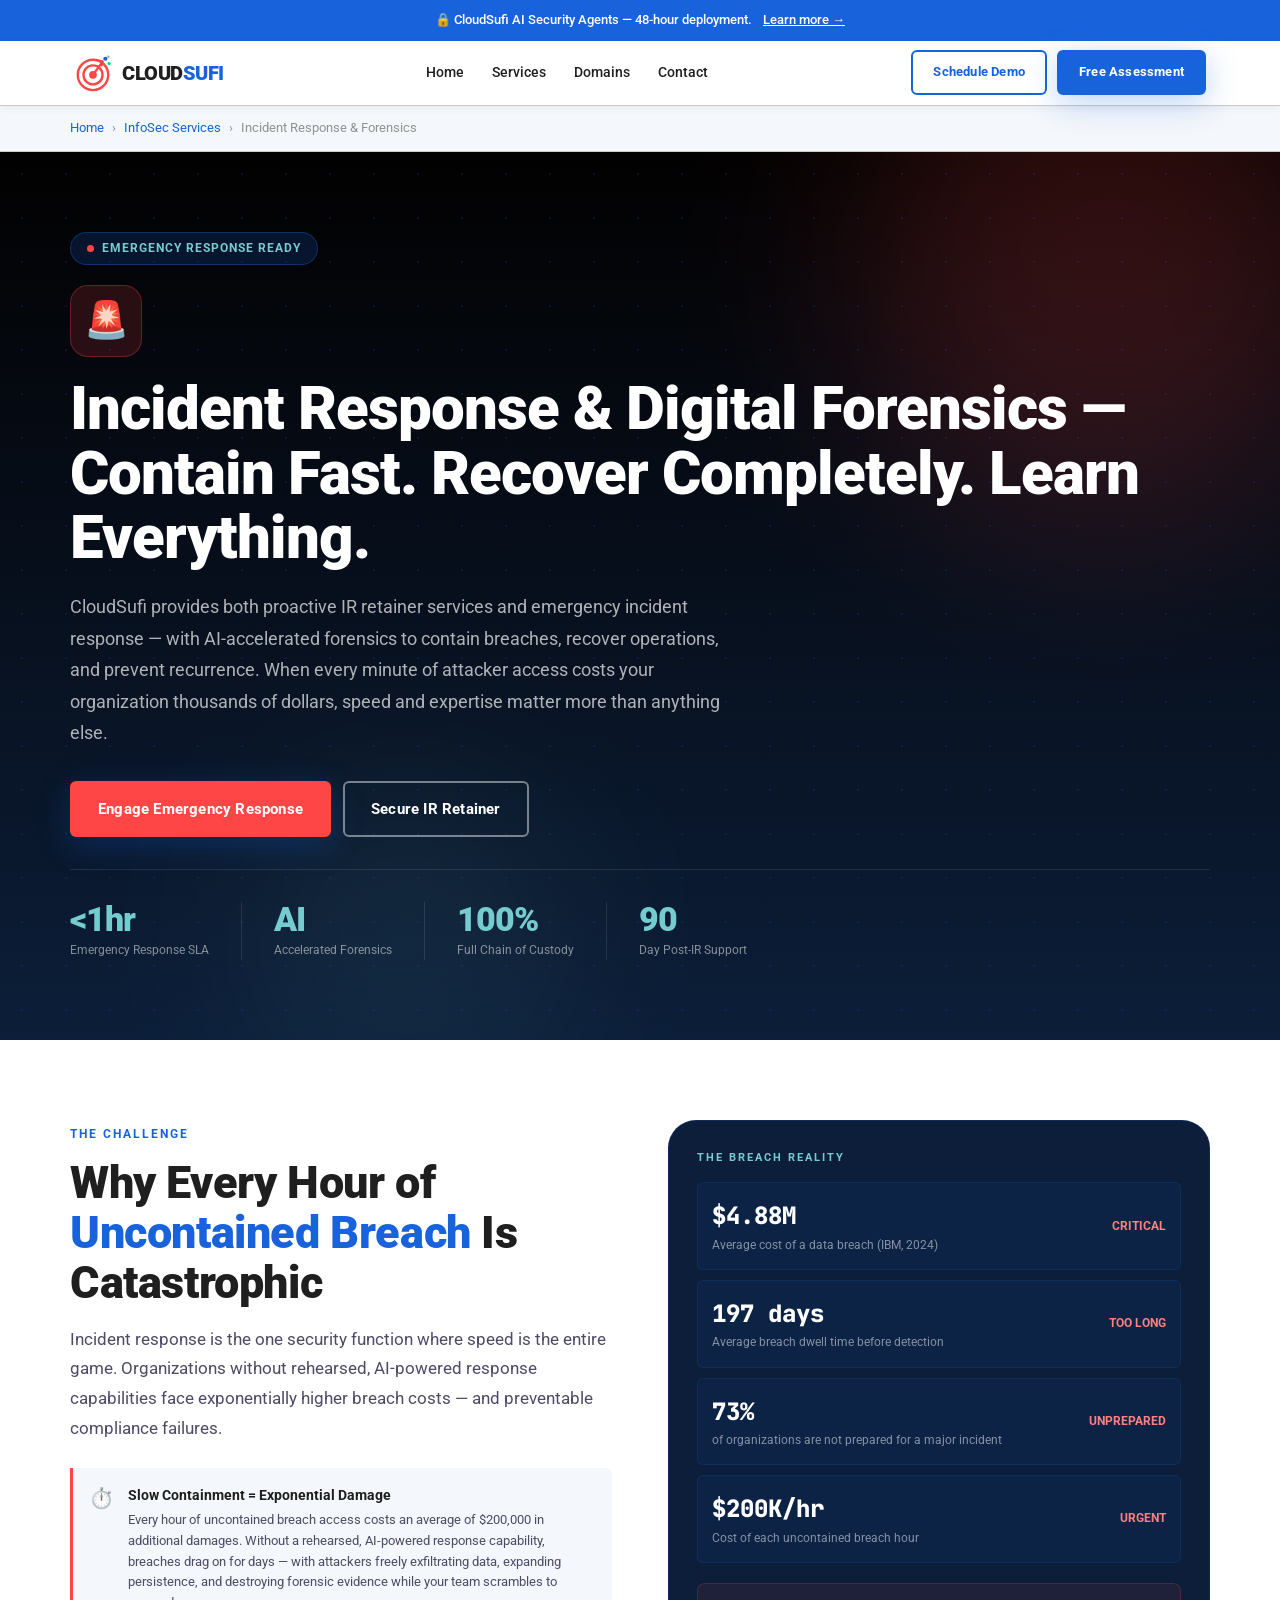
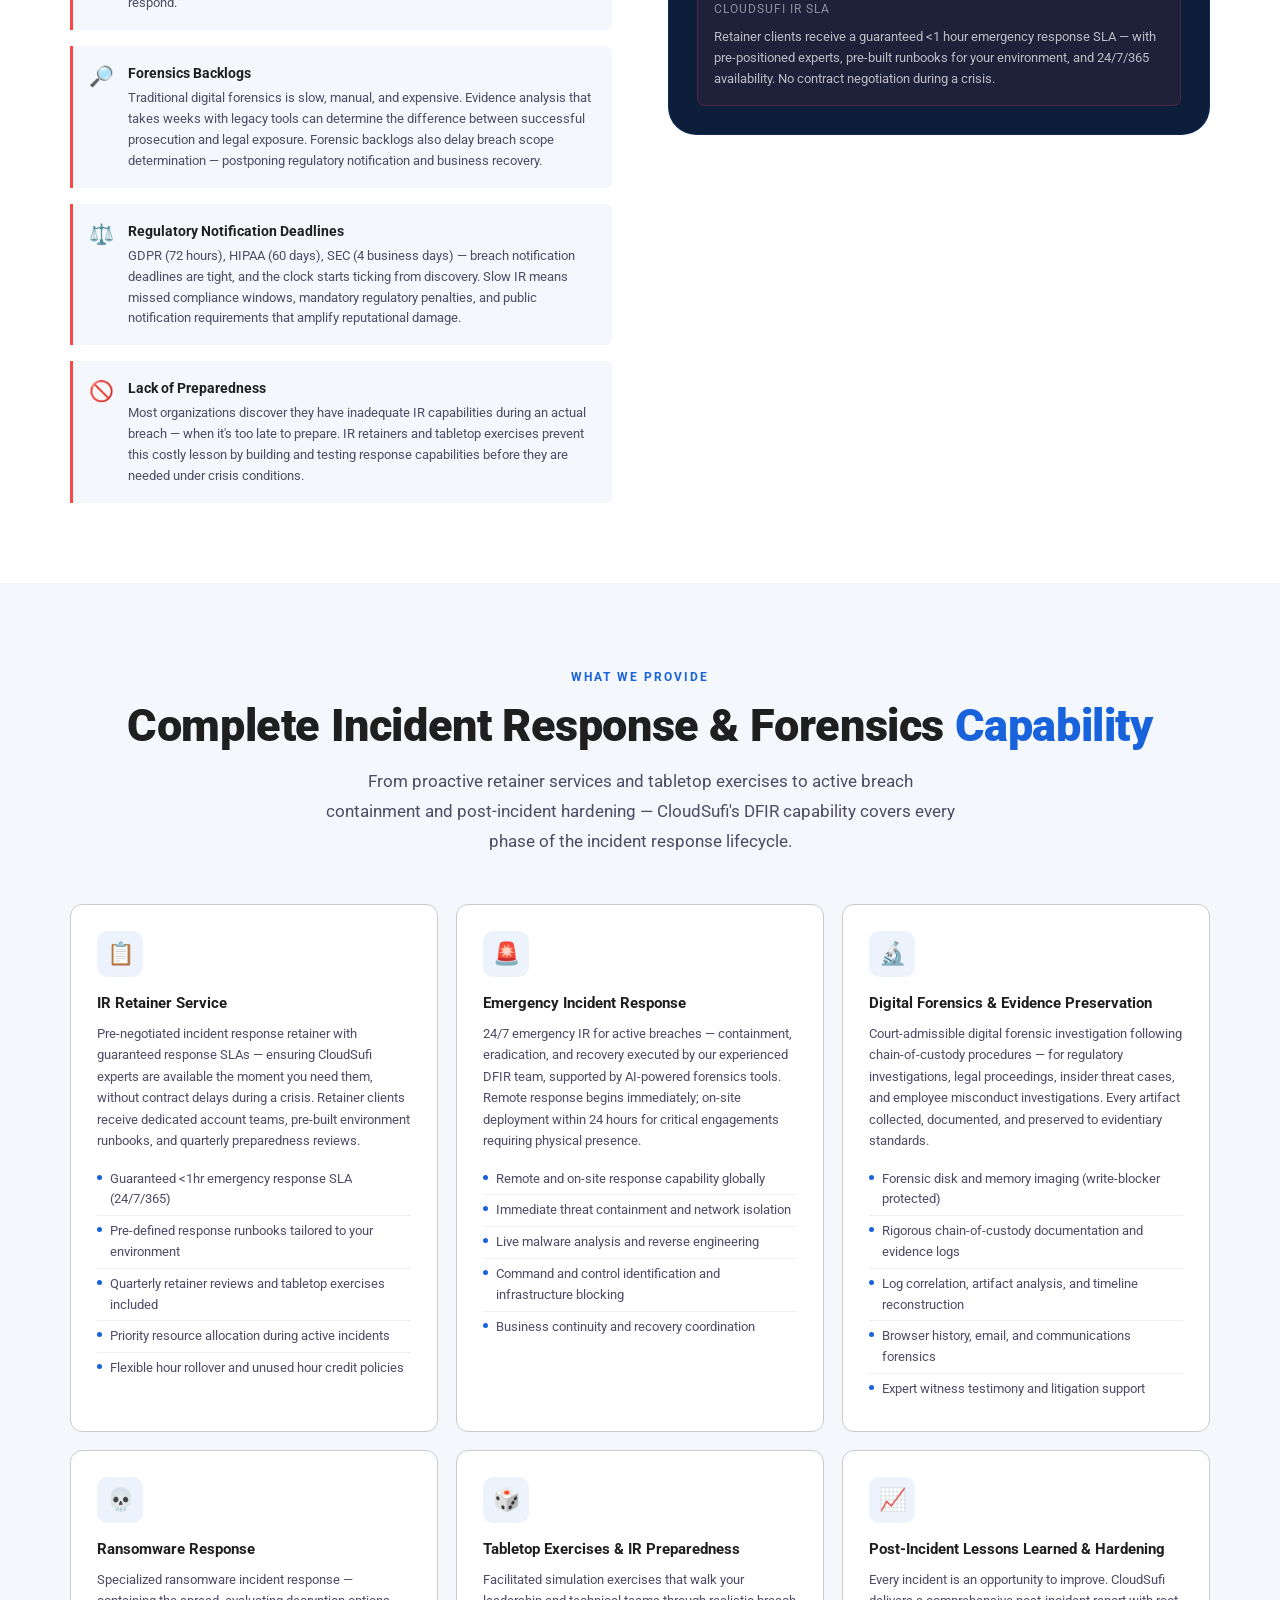
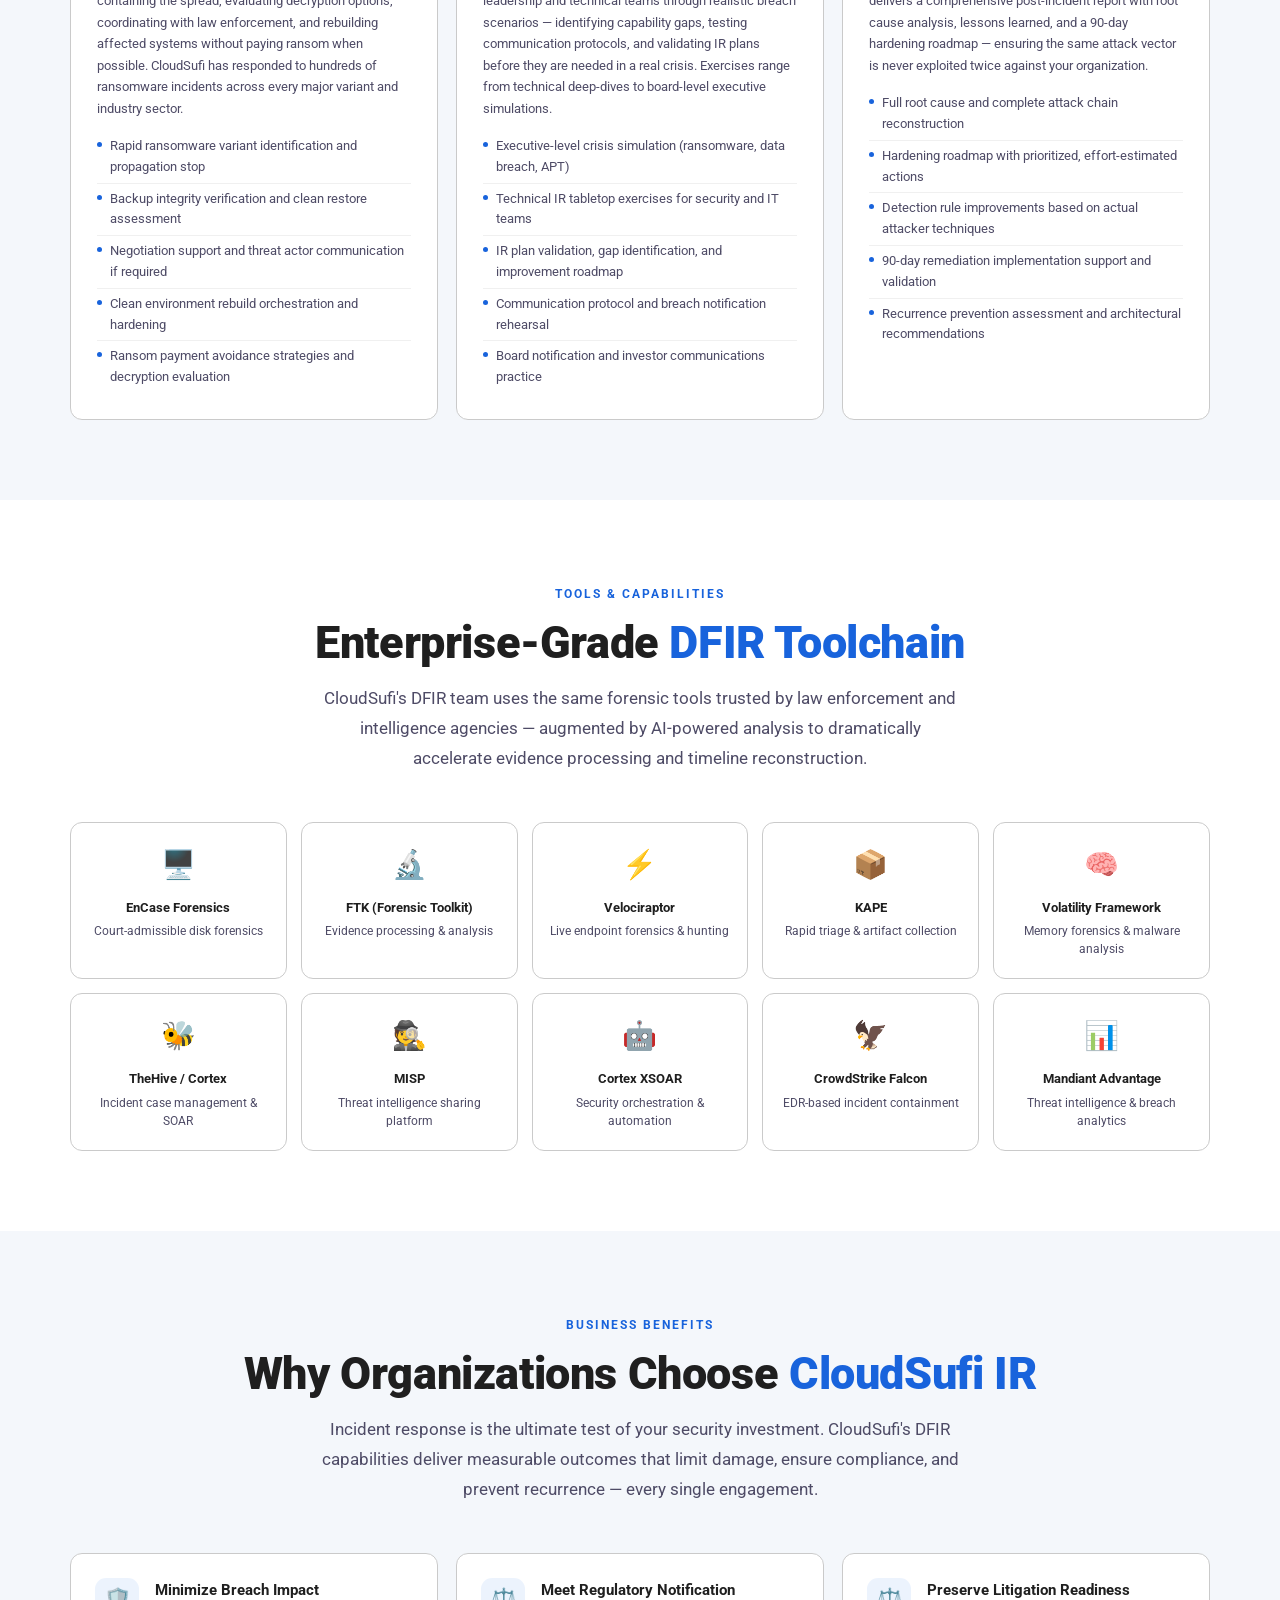
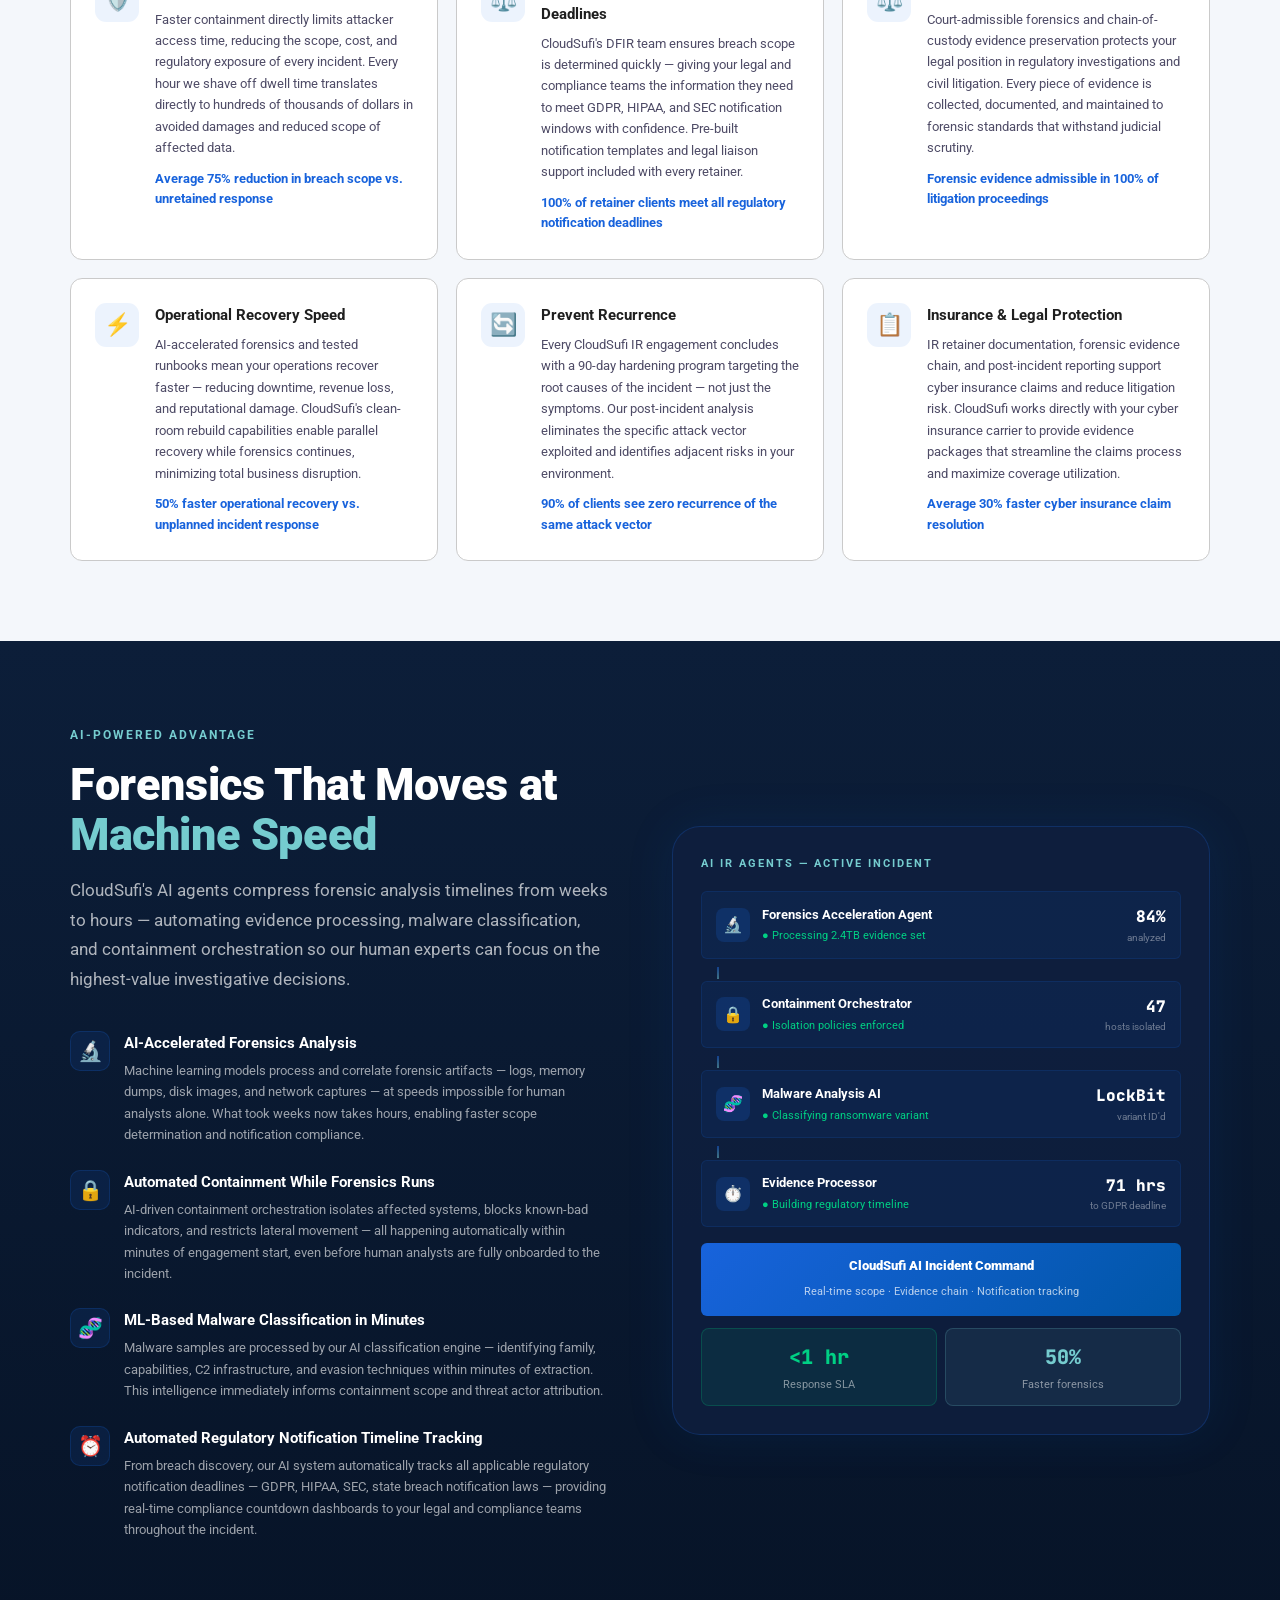
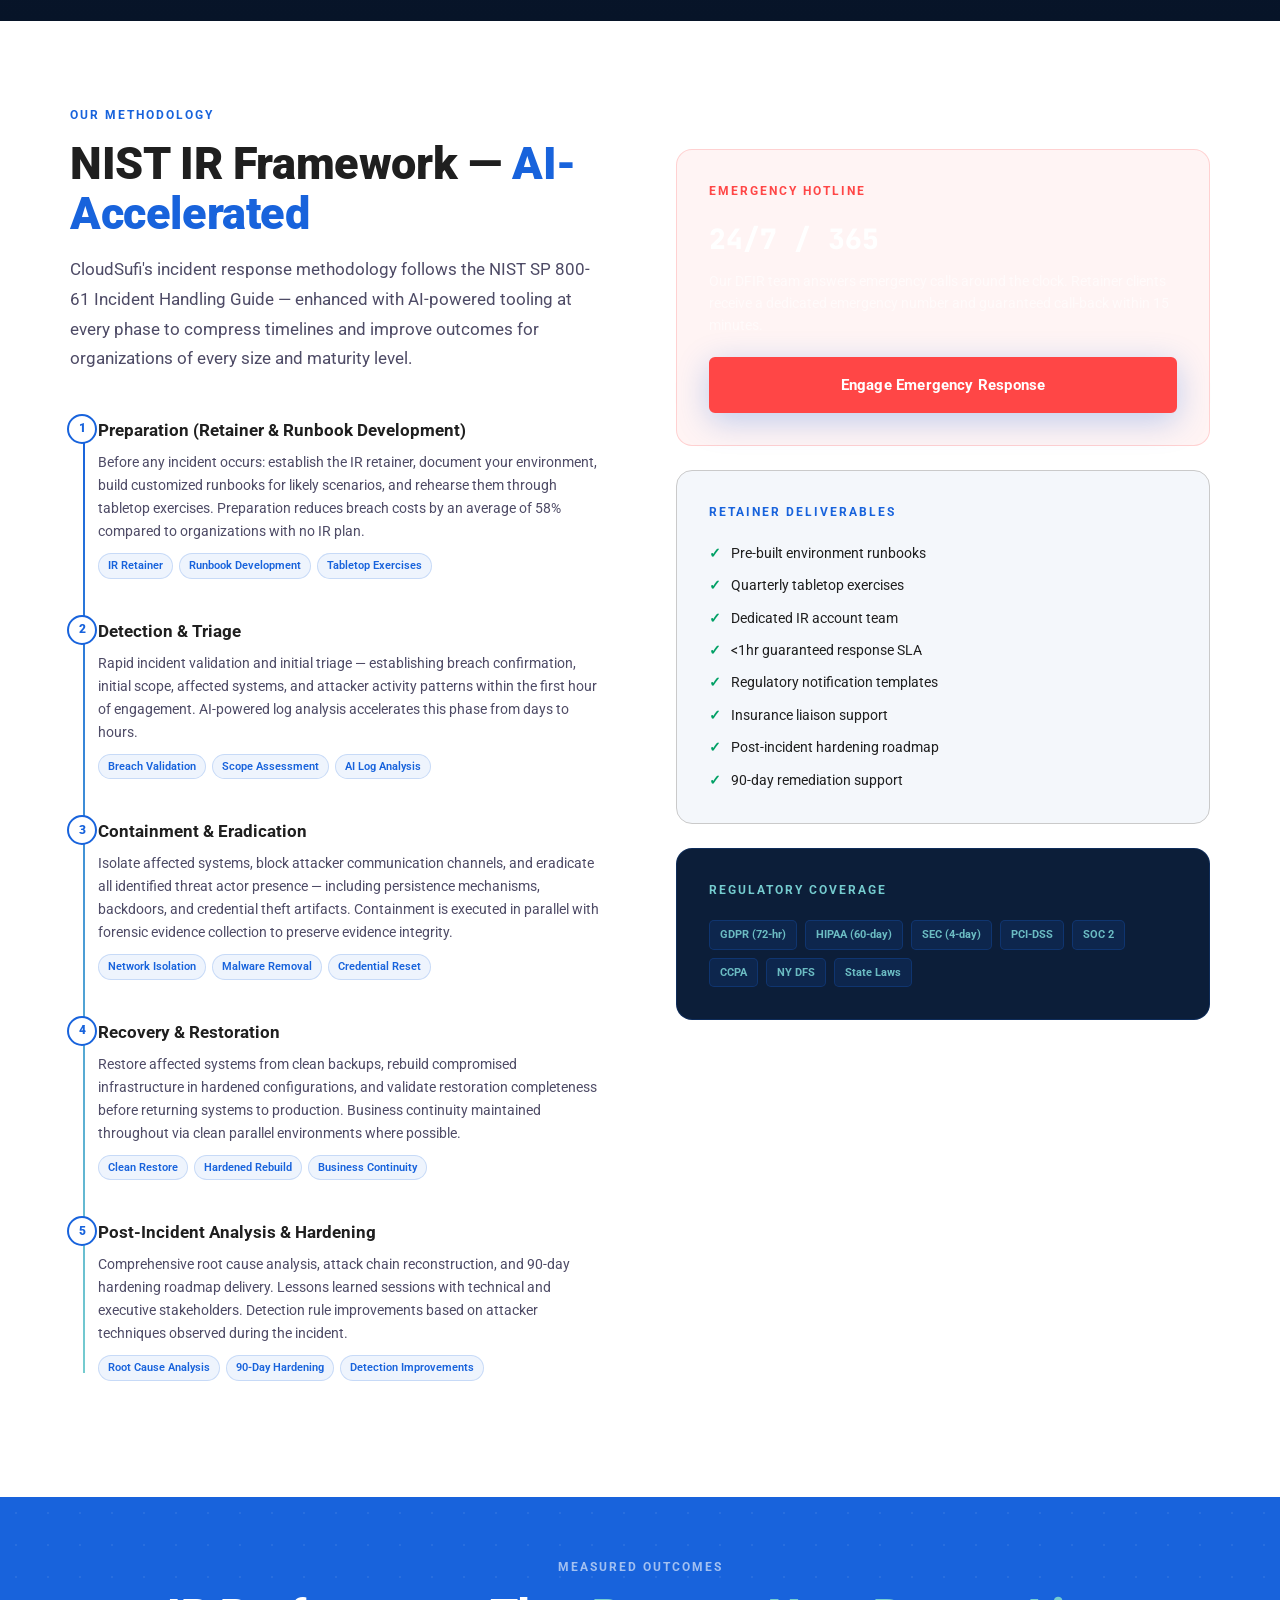
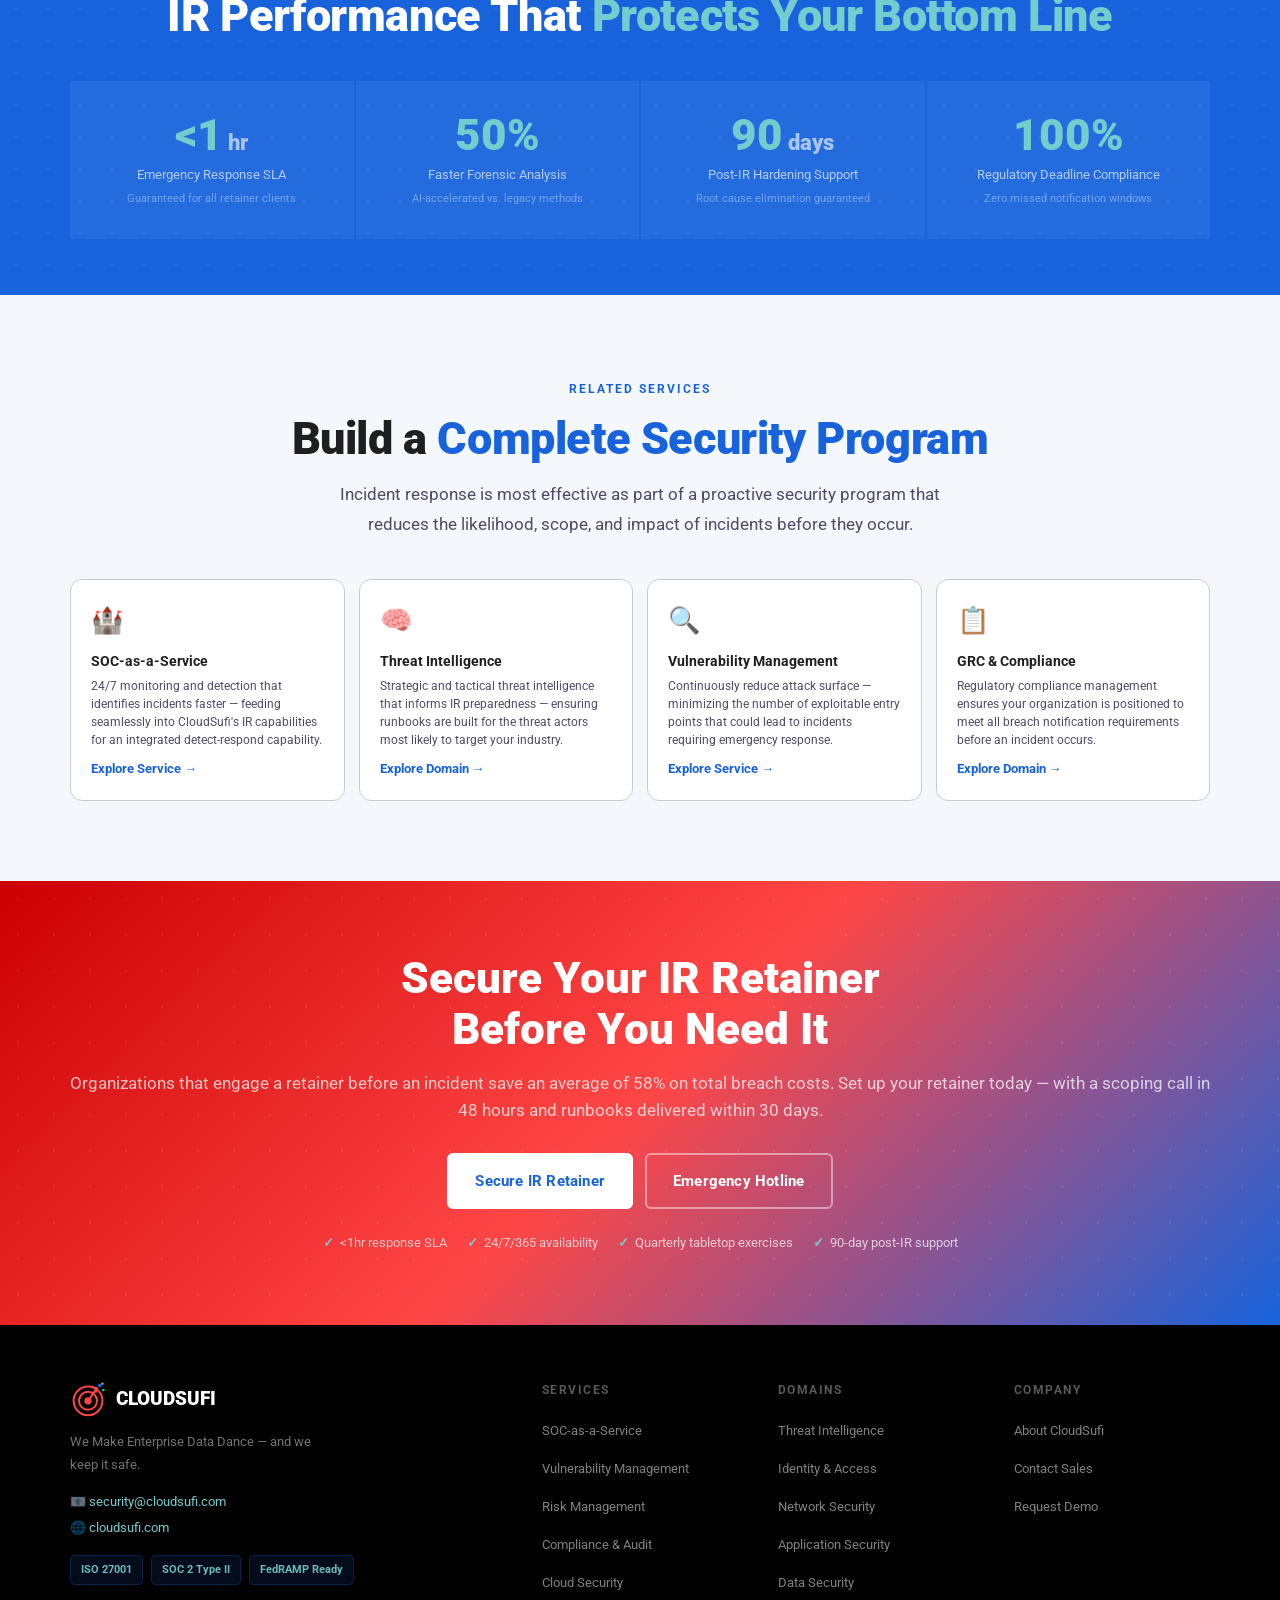
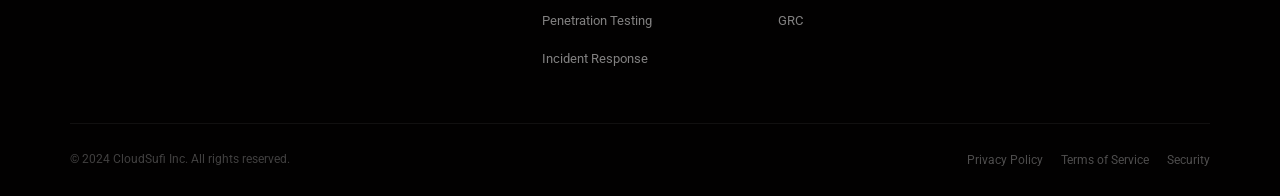
<file: incident-response.html>
<!DOCTYPE html><html lang="en"><head>
<meta charset="UTF-8"/><meta name="viewport" content="width=device-width,initial-scale=1.0"/>
<title>Incident Response &amp; Digital Forensics | CloudSufi InfoSec</title>
<link rel="preconnect" href="https://fonts.googleapis.com"/>
<link rel="preconnect" href="https://fonts.gstatic.com" crossorigin/>
<link href="https://fonts.googleapis.com/css2?family=Roboto:wght@300;400;500;700;900&family=JetBrains+Mono:wght@400;500&display=swap" rel="stylesheet"/>
<link rel="stylesheet" href="shared.css"/>
</head><body>

<!-- TOP BANNER -->
<div class="top-banner"><div class="container"><p>🔒 CloudSufi AI Security Agents — 48-hour deployment. <a href="index.html">Learn more →</a></p></div></div>

<!-- NAV -->
<nav class="nav"><div class="container"><div class="nav-inner">
  <a href="index.html" class="nav-logo">
    <svg class="logo-icon" width="40" height="40" viewBox="0 0 40 40" fill="none"><circle cx="20" cy="22" r="16" stroke="#FF4646" stroke-width="2.5"/><circle cx="20" cy="22" r="10" stroke="#FF4646" stroke-width="2.5"/><circle cx="20" cy="22" r="4" fill="#FF4646"/><line x1="20" y1="22" x2="30" y2="8" stroke="#FF4646" stroke-width="2.5" stroke-linecap="round"/><polyline points="26,7 30,8 29,12" stroke="#FF4646" stroke-width="2.5" stroke-linecap="round" stroke-linejoin="round"/><circle cx="33" cy="5" r="2.2" fill="#1863DC"/><circle cx="37" cy="10" r="1.6" fill="#00D084"/><circle cx="36" cy="3" r="1.4" fill="#75CCCF"/></svg>
    <span class="logo-wordmark">CLOUD<span>SUFI</span></span>
  </a>
  <div class="nav-links"><a href="index.html">Home</a><a href="index.html#services">Services</a><a href="index.html#domains">Domains</a><a href="index.html#contact">Contact</a></div>
  <div class="nav-cta">
    <a href="index.html#contact" class="btn btn-outline-blue" style="padding:10px 20px;font-size:13px;">Schedule Demo</a>
    <a href="index.html#contact" class="btn btn-primary" style="padding:10px 20px;font-size:13px;">Free Assessment</a>
  
    <button class="nav-hamburger" id="navHamburger" aria-label="Toggle navigation menu" aria-expanded="false"><span></span><span></span><span></span></button>
</div></div>
  <div class="nav-mobile" id="navMobile">
    <a href="index.html">Home</a>
    <a href="index.html#services">Services</a>
    <a href="index.html#domains">All Domains</a>
    <a href="index.html#ai-twin">AI Digital Twin</a>
    <a href="index.html#comparison">Compare</a>
    <a href="index.html#contact">Contact</a>
    <div class="nm-cta">
      <a href="index.html#contact" class="btn btn-outline-blue">Schedule Demo</a>
      <a href="index.html#contact" class="btn btn-primary">Free Assessment</a>
    </div>
  </div>
</nav>

<!-- BREADCRUMB -->
<div class="breadcrumb"><div class="container">
  <div class="breadcrumb-inner">
    <a href="index.html">Home</a>
    <span class="breadcrumb-sep">›</span>
    <a href="index.html#services">InfoSec Services</a>
    <span class="breadcrumb-sep">›</span>
    <span>Incident Response &amp; Forensics</span>
  </div>
</div></div>

<!-- HERO -->
<section class="domain-hero">
  <div class="hero-orb orb-1" style="background:#FF4646;"></div>
  <div class="hero-orb orb-2"></div>
  <div class="container">
    <div class="hero-body">
      <div class="hero-eyebrow"><span class="pulse" style="background:#FF4646;"></span>Emergency Response Ready</div>
      <div class="hero-icon-wrap" style="background:rgba(255,70,70,0.15);border-color:rgba(255,70,70,0.3);">🚨</div>
      <h1 class="h1">Incident Response &amp; Digital Forensics —<br/>Contain Fast. Recover Completely. Learn Everything.</h1>
      <p class="hero-desc">CloudSufi provides both proactive IR retainer services and emergency incident response — with AI-accelerated forensics to contain breaches, recover operations, and prevent recurrence. When every minute of attacker access costs your organization thousands of dollars, speed and expertise matter more than anything else.</p>
      <div class="hero-actions">
        <a href="index.html#contact" class="btn btn-primary" style="background:#FF4646;border-color:#FF4646;">Engage Emergency Response</a>
        <a href="#what-we-provide" class="btn btn-outline-white">Secure IR Retainer</a>
      </div>
      <div class="hero-stats">
        <div class="hero-stat">
          <div class="stat-num"><em>&lt;1hr</em></div>
          <div class="stat-lbl">Emergency Response SLA</div>
        </div>
        <div class="hero-stat">
          <div class="stat-num"><em>AI</em></div>
          <div class="stat-lbl">Accelerated Forensics</div>
        </div>
        <div class="hero-stat">
          <div class="stat-num"><em>100%</em></div>
          <div class="stat-lbl">Full Chain of Custody</div>
        </div>
        <div class="hero-stat">
          <div class="stat-num"><em>90</em></div>
          <div class="stat-lbl">Day Post-IR Support</div>
        </div>
      </div>
    </div>
  </div>
</section>

<!-- CHALLENGE -->
<section class="section challenge-section">
  <div class="container">
    <div class="challenge-grid">
      <div>
        <div class="label">The Challenge</div>
        <h2 class="h2">Why Every Hour of <em>Uncontained Breach</em> Is Catastrophic</h2>
        <p class="sub">Incident response is the one security function where speed is the entire game. Organizations without rehearsed, AI-powered response capabilities face exponentially higher breach costs — and preventable compliance failures.</p>
        <div class="challenge-points">
          <div class="challenge-point reveal">
            <div class="cp-icon">⏱️</div>
            <div>
              <div class="cp-title">Slow Containment = Exponential Damage</div>
              <div class="cp-desc">Every hour of uncontained breach access costs an average of $200,000 in additional damages. Without a rehearsed, AI-powered response capability, breaches drag on for days — with attackers freely exfiltrating data, expanding persistence, and destroying forensic evidence while your team scrambles to respond.</div>
            </div>
          </div>
          <div class="challenge-point reveal">
            <div class="cp-icon">🔎</div>
            <div>
              <div class="cp-title">Forensics Backlogs</div>
              <div class="cp-desc">Traditional digital forensics is slow, manual, and expensive. Evidence analysis that takes weeks with legacy tools can determine the difference between successful prosecution and legal exposure. Forensic backlogs also delay breach scope determination — postponing regulatory notification and business recovery.</div>
            </div>
          </div>
          <div class="challenge-point reveal">
            <div class="cp-icon">⚖️</div>
            <div>
              <div class="cp-title">Regulatory Notification Deadlines</div>
              <div class="cp-desc">GDPR (72 hours), HIPAA (60 days), SEC (4 business days) — breach notification deadlines are tight, and the clock starts ticking from discovery. Slow IR means missed compliance windows, mandatory regulatory penalties, and public notification requirements that amplify reputational damage.</div>
            </div>
          </div>
          <div class="challenge-point reveal">
            <div class="cp-icon">🚫</div>
            <div>
              <div class="cp-title">Lack of Preparedness</div>
              <div class="cp-desc">Most organizations discover they have inadequate IR capabilities during an actual breach — when it's too late to prepare. IR retainers and tabletop exercises prevent this costly lesson by building and testing response capabilities before they are needed under crisis conditions.</div>
            </div>
          </div>
        </div>
      </div>
      <div class="challenge-visual reveal">
        <div class="cv-label">The Breach Reality</div>
        <div class="cv-stat">
          <div>
            <div class="cv-val">$4.88M</div>
            <div class="cv-lbl">Average cost of a data breach (IBM, 2024)</div>
          </div>
          <div class="cv-bad">CRITICAL</div>
        </div>
        <div class="cv-stat">
          <div>
            <div class="cv-val">197 days</div>
            <div class="cv-lbl">Average breach dwell time before detection</div>
          </div>
          <div class="cv-bad">TOO LONG</div>
        </div>
        <div class="cv-stat">
          <div>
            <div class="cv-val">73%</div>
            <div class="cv-lbl">of organizations are not prepared for a major incident</div>
          </div>
          <div class="cv-bad">UNPREPARED</div>
        </div>
        <div class="cv-stat">
          <div>
            <div class="cv-val">$200K/hr</div>
            <div class="cv-lbl">Cost of each uncontained breach hour</div>
          </div>
          <div class="cv-bad">URGENT</div>
        </div>
        <div style="margin-top:20px;padding:16px;background:rgba(255,70,70,0.08);border:1px solid rgba(255,70,70,0.2);border-radius:8px;">
          <div style="font-size:12px;color:rgba(255,255,255,0.5);text-transform:uppercase;letter-spacing:1px;margin-bottom:8px;">CloudSufi IR SLA</div>
          <div style="font-size:13px;color:rgba(255,255,255,0.7);line-height:1.6;">Retainer clients receive a guaranteed &lt;1 hour emergency response SLA — with pre-positioned experts, pre-built runbooks for your environment, and 24/7/365 availability. No contract negotiation during a crisis.</div>
        </div>
      </div>
    </div>
  </div>
</section>

<!-- WHAT WE PROVIDE -->
<section class="section provide-section" id="what-we-provide">
  <div class="container">
    <div class="text-center" style="margin-bottom:48px;">
      <div class="label">What We Provide</div>
      <h2 class="h2">Complete Incident Response &amp; Forensics <em>Capability</em></h2>
      <p class="sub sub-center">From proactive retainer services and tabletop exercises to active breach containment and post-incident hardening — CloudSufi's DFIR capability covers every phase of the incident response lifecycle.</p>
    </div>
    <div class="provide-grid">

      <div class="provide-card reveal">
        <div class="provide-icon">📋</div>
        <div class="provide-title">IR Retainer Service</div>
        <div class="provide-desc">Pre-negotiated incident response retainer with guaranteed response SLAs — ensuring CloudSufi experts are available the moment you need them, without contract delays during a crisis. Retainer clients receive dedicated account teams, pre-built environment runbooks, and quarterly preparedness reviews.</div>
        <ul class="provide-list">
          <li>Guaranteed &lt;1hr emergency response SLA (24/7/365)</li>
          <li>Pre-defined response runbooks tailored to your environment</li>
          <li>Quarterly retainer reviews and tabletop exercises included</li>
          <li>Priority resource allocation during active incidents</li>
          <li>Flexible hour rollover and unused hour credit policies</li>
        </ul>
      </div>

      <div class="provide-card reveal">
        <div class="provide-icon">🚨</div>
        <div class="provide-title">Emergency Incident Response</div>
        <div class="provide-desc">24/7 emergency IR for active breaches — containment, eradication, and recovery executed by our experienced DFIR team, supported by AI-powered forensics tools. Remote response begins immediately; on-site deployment within 24 hours for critical engagements requiring physical presence.</div>
        <ul class="provide-list">
          <li>Remote and on-site response capability globally</li>
          <li>Immediate threat containment and network isolation</li>
          <li>Live malware analysis and reverse engineering</li>
          <li>Command and control identification and infrastructure blocking</li>
          <li>Business continuity and recovery coordination</li>
        </ul>
      </div>

      <div class="provide-card reveal">
        <div class="provide-icon">🔬</div>
        <div class="provide-title">Digital Forensics &amp; Evidence Preservation</div>
        <div class="provide-desc">Court-admissible digital forensic investigation following chain-of-custody procedures — for regulatory investigations, legal proceedings, insider threat cases, and employee misconduct investigations. Every artifact collected, documented, and preserved to evidentiary standards.</div>
        <ul class="provide-list">
          <li>Forensic disk and memory imaging (write-blocker protected)</li>
          <li>Rigorous chain-of-custody documentation and evidence logs</li>
          <li>Log correlation, artifact analysis, and timeline reconstruction</li>
          <li>Browser history, email, and communications forensics</li>
          <li>Expert witness testimony and litigation support</li>
        </ul>
      </div>

      <div class="provide-card reveal">
        <div class="provide-icon">💀</div>
        <div class="provide-title">Ransomware Response</div>
        <div class="provide-desc">Specialized ransomware incident response — containing the spread, evaluating decryption options, coordinating with law enforcement, and rebuilding affected systems without paying ransom when possible. CloudSufi has responded to hundreds of ransomware incidents across every major variant and industry sector.</div>
        <ul class="provide-list">
          <li>Rapid ransomware variant identification and propagation stop</li>
          <li>Backup integrity verification and clean restore assessment</li>
          <li>Negotiation support and threat actor communication if required</li>
          <li>Clean environment rebuild orchestration and hardening</li>
          <li>Ransom payment avoidance strategies and decryption evaluation</li>
        </ul>
      </div>

      <div class="provide-card reveal">
        <div class="provide-icon">🎲</div>
        <div class="provide-title">Tabletop Exercises &amp; IR Preparedness</div>
        <div class="provide-desc">Facilitated simulation exercises that walk your leadership and technical teams through realistic breach scenarios — identifying capability gaps, testing communication protocols, and validating IR plans before they are needed in a real crisis. Exercises range from technical deep-dives to board-level executive simulations.</div>
        <ul class="provide-list">
          <li>Executive-level crisis simulation (ransomware, data breach, APT)</li>
          <li>Technical IR tabletop exercises for security and IT teams</li>
          <li>IR plan validation, gap identification, and improvement roadmap</li>
          <li>Communication protocol and breach notification rehearsal</li>
          <li>Board notification and investor communications practice</li>
        </ul>
      </div>

      <div class="provide-card reveal">
        <div class="provide-icon">📈</div>
        <div class="provide-title">Post-Incident Lessons Learned &amp; Hardening</div>
        <div class="provide-desc">Every incident is an opportunity to improve. CloudSufi delivers a comprehensive post-incident report with root cause analysis, lessons learned, and a 90-day hardening roadmap — ensuring the same attack vector is never exploited twice against your organization.</div>
        <ul class="provide-list">
          <li>Full root cause and complete attack chain reconstruction</li>
          <li>Hardening roadmap with prioritized, effort-estimated actions</li>
          <li>Detection rule improvements based on actual attacker techniques</li>
          <li>90-day remediation implementation support and validation</li>
          <li>Recurrence prevention assessment and architectural recommendations</li>
        </ul>
      </div>

    </div>
  </div>
</section>

<!-- CAPABILITIES / TOOLS -->
<section class="section cap-section">
  <div class="container">
    <div class="text-center" style="margin-bottom:48px;">
      <div class="label">Tools &amp; Capabilities</div>
      <h2 class="h2">Enterprise-Grade <em>DFIR Toolchain</em></h2>
      <p class="sub sub-center">CloudSufi's DFIR team uses the same forensic tools trusted by law enforcement and intelligence agencies — augmented by AI-powered analysis to dramatically accelerate evidence processing and timeline reconstruction.</p>
    </div>
    <div class="cap-grid">
      <div class="cap-item reveal">
        <div class="cap-icon">🖥️</div>
        <div class="cap-name">EnCase Forensics</div>
        <div class="cap-sub">Court-admissible disk forensics</div>
      </div>
      <div class="cap-item reveal">
        <div class="cap-icon">🔬</div>
        <div class="cap-name">FTK (Forensic Toolkit)</div>
        <div class="cap-sub">Evidence processing &amp; analysis</div>
      </div>
      <div class="cap-item reveal">
        <div class="cap-icon">⚡</div>
        <div class="cap-name">Velociraptor</div>
        <div class="cap-sub">Live endpoint forensics &amp; hunting</div>
      </div>
      <div class="cap-item reveal">
        <div class="cap-icon">📦</div>
        <div class="cap-name">KAPE</div>
        <div class="cap-sub">Rapid triage &amp; artifact collection</div>
      </div>
      <div class="cap-item reveal">
        <div class="cap-icon">🧠</div>
        <div class="cap-name">Volatility Framework</div>
        <div class="cap-sub">Memory forensics &amp; malware analysis</div>
      </div>
      <div class="cap-item reveal">
        <div class="cap-icon">🐝</div>
        <div class="cap-name">TheHive / Cortex</div>
        <div class="cap-sub">Incident case management &amp; SOAR</div>
      </div>
      <div class="cap-item reveal">
        <div class="cap-icon">🕵️</div>
        <div class="cap-name">MISP</div>
        <div class="cap-sub">Threat intelligence sharing platform</div>
      </div>
      <div class="cap-item reveal">
        <div class="cap-icon">🤖</div>
        <div class="cap-name">Cortex XSOAR</div>
        <div class="cap-sub">Security orchestration &amp; automation</div>
      </div>
      <div class="cap-item reveal">
        <div class="cap-icon">🦅</div>
        <div class="cap-name">CrowdStrike Falcon</div>
        <div class="cap-sub">EDR-based incident containment</div>
      </div>
      <div class="cap-item reveal">
        <div class="cap-icon">📊</div>
        <div class="cap-name">Mandiant Advantage</div>
        <div class="cap-sub">Threat intelligence &amp; breach analytics</div>
      </div>
    </div>
  </div>
</section>

<!-- BENEFITS -->
<section class="section benefits-section">
  <div class="container">
    <div class="text-center" style="margin-bottom:48px;">
      <div class="label">Business Benefits</div>
      <h2 class="h2">Why Organizations Choose <em>CloudSufi IR</em></h2>
      <p class="sub sub-center">Incident response is the ultimate test of your security investment. CloudSufi's DFIR capabilities deliver measurable outcomes that limit damage, ensure compliance, and prevent recurrence — every single engagement.</p>
    </div>
    <div class="benefits-grid">

      <div class="benefit-card reveal">
        <div class="benefit-icon">🛡️</div>
        <div>
          <div class="benefit-title">Minimize Breach Impact</div>
          <div class="benefit-desc">Faster containment directly limits attacker access time, reducing the scope, cost, and regulatory exposure of every incident. Every hour we shave off dwell time translates directly to hundreds of thousands of dollars in avoided damages and reduced scope of affected data.</div>
          <span class="benefit-metric">Average 75% reduction in breach scope vs. unretained response</span>
        </div>
      </div>

      <div class="benefit-card reveal">
        <div class="benefit-icon">⚖️</div>
        <div>
          <div class="benefit-title">Meet Regulatory Notification Deadlines</div>
          <div class="benefit-desc">CloudSufi's DFIR team ensures breach scope is determined quickly — giving your legal and compliance teams the information they need to meet GDPR, HIPAA, and SEC notification windows with confidence. Pre-built notification templates and legal liaison support included with every retainer.</div>
          <span class="benefit-metric">100% of retainer clients meet all regulatory notification deadlines</span>
        </div>
      </div>

      <div class="benefit-card reveal">
        <div class="benefit-icon">⚖️</div>
        <div>
          <div class="benefit-title">Preserve Litigation Readiness</div>
          <div class="benefit-desc">Court-admissible forensics and chain-of-custody evidence preservation protects your legal position in regulatory investigations and civil litigation. Every piece of evidence is collected, documented, and maintained to forensic standards that withstand judicial scrutiny.</div>
          <span class="benefit-metric">Forensic evidence admissible in 100% of litigation proceedings</span>
        </div>
      </div>

      <div class="benefit-card reveal">
        <div class="benefit-icon">⚡</div>
        <div>
          <div class="benefit-title">Operational Recovery Speed</div>
          <div class="benefit-desc">AI-accelerated forensics and tested runbooks mean your operations recover faster — reducing downtime, revenue loss, and reputational damage. CloudSufi's clean-room rebuild capabilities enable parallel recovery while forensics continues, minimizing total business disruption.</div>
          <span class="benefit-metric">50% faster operational recovery vs. unplanned incident response</span>
        </div>
      </div>

      <div class="benefit-card reveal">
        <div class="benefit-icon">🔄</div>
        <div>
          <div class="benefit-title">Prevent Recurrence</div>
          <div class="benefit-desc">Every CloudSufi IR engagement concludes with a 90-day hardening program targeting the root causes of the incident — not just the symptoms. Our post-incident analysis eliminates the specific attack vector exploited and identifies adjacent risks in your environment.</div>
          <span class="benefit-metric">90% of clients see zero recurrence of the same attack vector</span>
        </div>
      </div>

      <div class="benefit-card reveal">
        <div class="benefit-icon">📋</div>
        <div>
          <div class="benefit-title">Insurance &amp; Legal Protection</div>
          <div class="benefit-desc">IR retainer documentation, forensic evidence chain, and post-incident reporting support cyber insurance claims and reduce litigation risk. CloudSufi works directly with your cyber insurance carrier to provide evidence packages that streamline the claims process and maximize coverage utilization.</div>
          <span class="benefit-metric">Average 30% faster cyber insurance claim resolution</span>
        </div>
      </div>

    </div>
  </div>
</section>

<!-- AI ADVANTAGE -->
<section class="section ai-section">
  <div class="container">
    <div class="ai-layout">
      <div>
        <div class="label label-light">AI-Powered Advantage</div>
        <h2 class="h2 h2-white">Forensics That Moves at <em>Machine Speed</em></h2>
        <p class="sub sub-white" style="margin-bottom:36px;">CloudSufi's AI agents compress forensic analysis timelines from weeks to hours — automating evidence processing, malware classification, and containment orchestration so our human experts can focus on the highest-value investigative decisions.</p>
        <div class="ai-points">
          <div class="ai-point">
            <div class="ai-point-icon">🔬</div>
            <div>
              <div class="ai-point-title">AI-Accelerated Forensics Analysis</div>
              <div class="ai-point-desc">Machine learning models process and correlate forensic artifacts — logs, memory dumps, disk images, and network captures — at speeds impossible for human analysts alone. What took weeks now takes hours, enabling faster scope determination and notification compliance.</div>
            </div>
          </div>
          <div class="ai-point">
            <div class="ai-point-icon">🔒</div>
            <div>
              <div class="ai-point-title">Automated Containment While Forensics Runs</div>
              <div class="ai-point-desc">AI-driven containment orchestration isolates affected systems, blocks known-bad indicators, and restricts lateral movement — all happening automatically within minutes of engagement start, even before human analysts are fully onboarded to the incident.</div>
            </div>
          </div>
          <div class="ai-point">
            <div class="ai-point-icon">🧬</div>
            <div>
              <div class="ai-point-title">ML-Based Malware Classification in Minutes</div>
              <div class="ai-point-desc">Malware samples are processed by our AI classification engine — identifying family, capabilities, C2 infrastructure, and evasion techniques within minutes of extraction. This intelligence immediately informs containment scope and threat actor attribution.</div>
            </div>
          </div>
          <div class="ai-point">
            <div class="ai-point-icon">⏰</div>
            <div>
              <div class="ai-point-title">Automated Regulatory Notification Timeline Tracking</div>
              <div class="ai-point-desc">From breach discovery, our AI system automatically tracks all applicable regulatory notification deadlines — GDPR, HIPAA, SEC, state breach notification laws — providing real-time compliance countdown dashboards to your legal and compliance teams throughout the incident.</div>
            </div>
          </div>
        </div>
      </div>
      <div class="ai-panel reveal">
        <div class="ai-panel-label">AI IR Agents — Active Incident</div>
        <div class="ai-row">
          <div class="ai-row-icon">🔬</div>
          <div>
            <div class="ai-row-name">Forensics Acceleration Agent</div>
            <div class="ai-row-status">● Processing 2.4TB evidence set</div>
          </div>
          <div class="ai-row-val"><div class="v">84%</div><div class="l">analyzed</div></div>
        </div>
        <div class="ai-divider"></div>
        <div class="ai-row">
          <div class="ai-row-icon">🔒</div>
          <div>
            <div class="ai-row-name">Containment Orchestrator</div>
            <div class="ai-row-status">● Isolation policies enforced</div>
          </div>
          <div class="ai-row-val"><div class="v">47</div><div class="l">hosts isolated</div></div>
        </div>
        <div class="ai-divider"></div>
        <div class="ai-row">
          <div class="ai-row-icon">🧬</div>
          <div>
            <div class="ai-row-name">Malware Analysis AI</div>
            <div class="ai-row-status">● Classifying ransomware variant</div>
          </div>
          <div class="ai-row-val"><div class="v">LockBit</div><div class="l">variant ID'd</div></div>
        </div>
        <div class="ai-divider"></div>
        <div class="ai-row">
          <div class="ai-row-icon">⏱️</div>
          <div>
            <div class="ai-row-name">Evidence Processor</div>
            <div class="ai-row-status">● Building regulatory timeline</div>
          </div>
          <div class="ai-row-val"><div class="v">71 hrs</div><div class="l">to GDPR deadline</div></div>
        </div>
        <div class="ai-core" style="margin-top:16px;">
          <strong>CloudSufi AI Incident Command</strong>
          <span>Real-time scope · Evidence chain · Notification tracking</span>
        </div>
        <div style="margin-top:12px;display:grid;grid-template-columns:1fr 1fr;gap:8px;">
          <div style="padding:12px;background:rgba(0,208,132,0.08);border:1px solid rgba(0,208,132,0.2);border-radius:8px;text-align:center;">
            <div style="font-size:20px;font-weight:900;color:#00D084;font-family:'JetBrains Mono',monospace;">&lt;1 hr</div>
            <div style="font-size:11px;color:rgba(255,255,255,0.5);margin-top:3px;">Response SLA</div>
          </div>
          <div style="padding:12px;background:rgba(117,204,207,0.08);border:1px solid rgba(117,204,207,0.2);border-radius:8px;text-align:center;">
            <div style="font-size:20px;font-weight:900;color:#75CCCF;font-family:'JetBrains Mono',monospace;">50%</div>
            <div style="font-size:11px;color:rgba(255,255,255,0.5);margin-top:3px;">Faster forensics</div>
          </div>
        </div>
      </div>
    </div>
  </div>
</section>

<!-- METHODOLOGY -->
<section class="section method-section">
  <div class="container">
    <div style="display:grid;grid-template-columns:1fr 1fr;gap:72px;align-items:start;">
      <div>
        <div class="label">Our Methodology</div>
        <h2 class="h2">NIST IR Framework — <em>AI-Accelerated</em></h2>
        <p class="sub" style="margin-bottom:40px;">CloudSufi's incident response methodology follows the NIST SP 800-61 Incident Handling Guide — enhanced with AI-powered tooling at every phase to compress timelines and improve outcomes for organizations of every size and maturity level.</p>
        <div class="method-steps">
          <div class="method-step">
            <div class="ms-num">1</div>
            <div>
              <div class="ms-title">Preparation (Retainer &amp; Runbook Development)</div>
              <div class="ms-desc">Before any incident occurs: establish the IR retainer, document your environment, build customized runbooks for likely scenarios, and rehearse them through tabletop exercises. Preparation reduces breach costs by an average of 58% compared to organizations with no IR plan.</div>
              <div class="ms-tags">
                <span class="tag">IR Retainer</span>
                <span class="tag">Runbook Development</span>
                <span class="tag">Tabletop Exercises</span>
              </div>
            </div>
          </div>
          <div class="method-step">
            <div class="ms-num">2</div>
            <div>
              <div class="ms-title">Detection &amp; Triage</div>
              <div class="ms-desc">Rapid incident validation and initial triage — establishing breach confirmation, initial scope, affected systems, and attacker activity patterns within the first hour of engagement. AI-powered log analysis accelerates this phase from days to hours.</div>
              <div class="ms-tags">
                <span class="tag">Breach Validation</span>
                <span class="tag">Scope Assessment</span>
                <span class="tag">AI Log Analysis</span>
              </div>
            </div>
          </div>
          <div class="method-step">
            <div class="ms-num">3</div>
            <div>
              <div class="ms-title">Containment &amp; Eradication</div>
              <div class="ms-desc">Isolate affected systems, block attacker communication channels, and eradicate all identified threat actor presence — including persistence mechanisms, backdoors, and credential theft artifacts. Containment is executed in parallel with forensic evidence collection to preserve evidence integrity.</div>
              <div class="ms-tags">
                <span class="tag">Network Isolation</span>
                <span class="tag">Malware Removal</span>
                <span class="tag">Credential Reset</span>
              </div>
            </div>
          </div>
          <div class="method-step">
            <div class="ms-num">4</div>
            <div>
              <div class="ms-title">Recovery &amp; Restoration</div>
              <div class="ms-desc">Restore affected systems from clean backups, rebuild compromised infrastructure in hardened configurations, and validate restoration completeness before returning systems to production. Business continuity maintained throughout via clean parallel environments where possible.</div>
              <div class="ms-tags">
                <span class="tag">Clean Restore</span>
                <span class="tag">Hardened Rebuild</span>
                <span class="tag">Business Continuity</span>
              </div>
            </div>
          </div>
          <div class="method-step">
            <div class="ms-num">5</div>
            <div>
              <div class="ms-title">Post-Incident Analysis &amp; Hardening</div>
              <div class="ms-desc">Comprehensive root cause analysis, attack chain reconstruction, and 90-day hardening roadmap delivery. Lessons learned sessions with technical and executive stakeholders. Detection rule improvements based on attacker techniques observed during the incident.</div>
              <div class="ms-tags">
                <span class="tag">Root Cause Analysis</span>
                <span class="tag">90-Day Hardening</span>
                <span class="tag">Detection Improvements</span>
              </div>
            </div>
          </div>
        </div>
      </div>
      <div style="padding-top:48px;">
        <div style="background:rgba(255,70,70,0.06);border:1px solid rgba(255,70,70,0.2);border-radius:16px;padding:32px;margin-bottom:24px;">
          <div style="font-size:12px;font-weight:700;text-transform:uppercase;letter-spacing:2px;color:#FF4646;margin-bottom:16px;">Emergency Hotline</div>
          <div style="font-size:28px;font-weight:900;color:#fff;margin-bottom:8px;font-family:'JetBrains Mono',monospace;">24/7 / 365</div>
          <div style="font-size:14px;color:rgba(255,255,255,0.6);margin-bottom:20px;">Our DFIR team answers emergency calls around the clock. Retainer clients receive a dedicated emergency number and guaranteed call-back within 15 minutes.</div>
          <a href="index.html#contact" class="btn btn-primary" style="background:#FF4646;border-color:#FF4646;width:100%;justify-content:center;">Engage Emergency Response</a>
        </div>
        <div style="background:var(--cs-off-white);border:1px solid var(--cs-border);border-radius:16px;padding:32px;margin-bottom:24px;">
          <div style="font-size:12px;font-weight:700;text-transform:uppercase;letter-spacing:2px;color:var(--cs-blue);margin-bottom:20px;">Retainer Deliverables</div>
          <div style="display:flex;flex-direction:column;gap:10px;">
            <div style="display:flex;align-items:center;gap:10px;font-size:14px;color:var(--cs-text-dark);">
              <span style="color:#00A065;font-weight:900;">✓</span> Pre-built environment runbooks
            </div>
            <div style="display:flex;align-items:center;gap:10px;font-size:14px;color:var(--cs-text-dark);">
              <span style="color:#00A065;font-weight:900;">✓</span> Quarterly tabletop exercises
            </div>
            <div style="display:flex;align-items:center;gap:10px;font-size:14px;color:var(--cs-text-dark);">
              <span style="color:#00A065;font-weight:900;">✓</span> Dedicated IR account team
            </div>
            <div style="display:flex;align-items:center;gap:10px;font-size:14px;color:var(--cs-text-dark);">
              <span style="color:#00A065;font-weight:900;">✓</span> &lt;1hr guaranteed response SLA
            </div>
            <div style="display:flex;align-items:center;gap:10px;font-size:14px;color:var(--cs-text-dark);">
              <span style="color:#00A065;font-weight:900;">✓</span> Regulatory notification templates
            </div>
            <div style="display:flex;align-items:center;gap:10px;font-size:14px;color:var(--cs-text-dark);">
              <span style="color:#00A065;font-weight:900;">✓</span> Insurance liaison support
            </div>
            <div style="display:flex;align-items:center;gap:10px;font-size:14px;color:var(--cs-text-dark);">
              <span style="color:#00A065;font-weight:900;">✓</span> Post-incident hardening roadmap
            </div>
            <div style="display:flex;align-items:center;gap:10px;font-size:14px;color:var(--cs-text-dark);">
              <span style="color:#00A065;font-weight:900;">✓</span> 90-day remediation support
            </div>
          </div>
        </div>
        <div style="background:var(--cs-dark-bg);border:1px solid rgba(24,99,220,0.2);border-radius:16px;padding:32px;">
          <div style="font-size:12px;font-weight:700;text-transform:uppercase;letter-spacing:2px;color:var(--cs-cyan);margin-bottom:20px;">Regulatory Coverage</div>
          <div style="display:flex;flex-wrap:wrap;gap:8px;">
            <span class="fcert">GDPR (72-hr)</span>
            <span class="fcert">HIPAA (60-day)</span>
            <span class="fcert">SEC (4-day)</span>
            <span class="fcert">PCI-DSS</span>
            <span class="fcert">SOC 2</span>
            <span class="fcert">CCPA</span>
            <span class="fcert">NY DFS</span>
            <span class="fcert">State Laws</span>
          </div>
        </div>
      </div>
    </div>
  </div>
</section>

<!-- OUTCOMES BAND -->
<div class="outcomes-band">
  <div class="container">
    <div class="text-center" style="margin-bottom:40px;position:relative;">
      <div class="label label-white">Measured Outcomes</div>
      <h2 class="h2 h2-white">IR Performance That <em style="color:var(--cs-cyan)">Protects Your Bottom Line</em></h2>
    </div>
    <div class="outcomes-grid">
      <div class="outcome-cell">
        <div class="outcome-num"><span class="outcome-accent">&lt;1</span><span class="outcome-unit" style="color:rgba(255,255,255,0.6);"> hr</span></div>
        <div class="outcome-label">Emergency Response SLA</div>
        <div class="outcome-sub">Guaranteed for all retainer clients</div>
      </div>
      <div class="outcome-cell">
        <div class="outcome-num"><span class="outcome-accent">50%</span></div>
        <div class="outcome-label">Faster Forensic Analysis</div>
        <div class="outcome-sub">AI-accelerated vs. legacy methods</div>
      </div>
      <div class="outcome-cell">
        <div class="outcome-num"><span class="outcome-accent">90</span><span class="outcome-unit" style="color:rgba(255,255,255,0.6);font-size:22px;"> days</span></div>
        <div class="outcome-label">Post-IR Hardening Support</div>
        <div class="outcome-sub">Root cause elimination guaranteed</div>
      </div>
      <div class="outcome-cell">
        <div class="outcome-num"><span class="outcome-accent">100%</span></div>
        <div class="outcome-label">Regulatory Deadline Compliance</div>
        <div class="outcome-sub">Zero missed notification windows</div>
      </div>
    </div>
  </div>
</div>

<!-- RELATED SERVICES -->
<section class="section related-section">
  <div class="container">
    <div class="text-center" style="margin-bottom:40px;">
      <div class="label">Related Services</div>
      <h2 class="h2">Build a <em>Complete Security Program</em></h2>
      <p class="sub sub-center">Incident response is most effective as part of a proactive security program that reduces the likelihood, scope, and impact of incidents before they occur.</p>
    </div>
    <div class="related-grid">
      <a href="soc.html" class="related-card reveal">
        <div class="related-icon">🏰</div>
        <div class="related-title">SOC-as-a-Service</div>
        <div class="related-desc">24/7 monitoring and detection that identifies incidents faster — feeding seamlessly into CloudSufi's IR capabilities for an integrated detect-respond capability.</div>
        <span class="related-link">Explore Service →</span>
      </a>
      <a href="threat-intelligence.html" class="related-card reveal">
        <div class="related-icon">🧠</div>
        <div class="related-title">Threat Intelligence</div>
        <div class="related-desc">Strategic and tactical threat intelligence that informs IR preparedness — ensuring runbooks are built for the threat actors most likely to target your industry.</div>
        <span class="related-link">Explore Domain →</span>
      </a>
      <a href="vulnerability-management.html" class="related-card reveal">
        <div class="related-icon">🔍</div>
        <div class="related-title">Vulnerability Management</div>
        <div class="related-desc">Continuously reduce attack surface — minimizing the number of exploitable entry points that could lead to incidents requiring emergency response.</div>
        <span class="related-link">Explore Service →</span>
      </a>
      <a href="grc.html" class="related-card reveal">
        <div class="related-icon">📋</div>
        <div class="related-title">GRC &amp; Compliance</div>
        <div class="related-desc">Regulatory compliance management ensures your organization is positioned to meet all breach notification requirements before an incident occurs.</div>
        <span class="related-link">Explore Domain →</span>
      </a>
    </div>
  </div>
</section>

<!-- CTA BAND -->
<section class="cta-band" style="background:linear-gradient(135deg,#CC0000 0%,#FF4646 50%,#1863DC 100%);">
  <div class="container">
    <div class="cta-inner">
      <div class="cta-title">Secure Your IR Retainer<br/>Before You Need It</div>
      <div class="cta-desc">Organizations that engage a retainer before an incident save an average of 58% on total breach costs. Set up your retainer today — with a scoping call in 48 hours and runbooks delivered within 30 days.</div>
      <div class="cta-actions">
        <a href="index.html#contact" class="btn btn-white">Secure IR Retainer</a>
        <a href="index.html#contact" class="btn btn-outline-white">Emergency Hotline</a>
      </div>
      <div class="cta-perks">
        <span class="cta-perk">&lt;1hr response SLA</span>
        <span class="cta-perk">24/7/365 availability</span>
        <span class="cta-perk">Quarterly tabletop exercises</span>
        <span class="cta-perk">90-day post-IR support</span>
      </div>
    </div>
  </div>
</section>

<!-- FOOTER -->
<footer class="footer"><div class="container">
  <div class="footer-grid">
    <div>
      <div class="footer-brand-logo">
        <svg width="36" height="36" viewBox="0 0 40 40" fill="none"><circle cx="20" cy="22" r="16" stroke="#FF4646" stroke-width="2.2"/><circle cx="20" cy="22" r="10" stroke="#FF4646" stroke-width="2.2"/><circle cx="20" cy="22" r="4" fill="#FF4646"/><line x1="20" y1="22" x2="30" y2="8" stroke="#FF4646" stroke-width="2.2" stroke-linecap="round"/><polyline points="26,7 30,8 29,12" stroke="#FF4646" stroke-width="2.2" stroke-linecap="round" stroke-linejoin="round"/><circle cx="33" cy="5" r="2" fill="#1863DC"/><circle cx="37" cy="10" r="1.5" fill="#00D084"/><circle cx="36" cy="3" r="1.3" fill="#75CCCF"/></svg>
        <span class="footer-wordmark">CLOUDSUFI</span>
      </div>
      <p class="footer-tagline">We Make Enterprise Data Dance — and we keep it safe.</p>
      <div class="footer-contact-item">📧 <a href="mailto:security@cloudsufi.com">security@cloudsufi.com</a></div>
      <div class="footer-contact-item">🌐 <a href="https://cloudsufi.com">cloudsufi.com</a></div>
      <div class="footer-certs"><span class="fcert">ISO 27001</span><span class="fcert">SOC 2 Type II</span><span class="fcert">FedRAMP Ready</span></div>
    </div>
    <div><div class="footer-h">Services</div><ul class="footer-links"><li><a href="soc.html">SOC-as-a-Service</a></li><li><a href="vulnerability-management.html">Vulnerability Management</a></li><li><a href="risk-management.html">Risk Management</a></li><li><a href="grc.html">Compliance &amp; Audit</a></li><li><a href="cloud-security.html">Cloud Security</a></li><li><a href="pentest.html">Penetration Testing</a></li><li><a href="incident-response.html">Incident Response</a></li></ul></div>
    <div><div class="footer-h">Domains</div><ul class="footer-links"><li><a href="threat-intelligence.html">Threat Intelligence</a></li><li><a href="iam.html">Identity &amp; Access</a></li><li><a href="network-security.html">Network Security</a></li><li><a href="appsec.html">Application Security</a></li><li><a href="data-security.html">Data Security</a></li><li><a href="grc.html">GRC</a></li></ul></div>
    <div><div class="footer-h">Company</div><ul class="footer-links"><li><a href="https://cloudsufi.com/about">About CloudSufi</a></li><li><a href="index.html#contact">Contact Sales</a></li><li><a href="index.html#contact">Request Demo</a></li></ul></div>
  </div>
  <div class="footer-bottom">
    <div class="footer-copy">&copy; 2024 CloudSufi Inc. All rights reserved.</div>
    <div class="footer-bottom-links"><a href="#">Privacy Policy</a><a href="#">Terms of Service</a><a href="#">Security</a></div>
  </div>
</div></footer>
<script src="shared.js"></script>
</body></html>
</file>
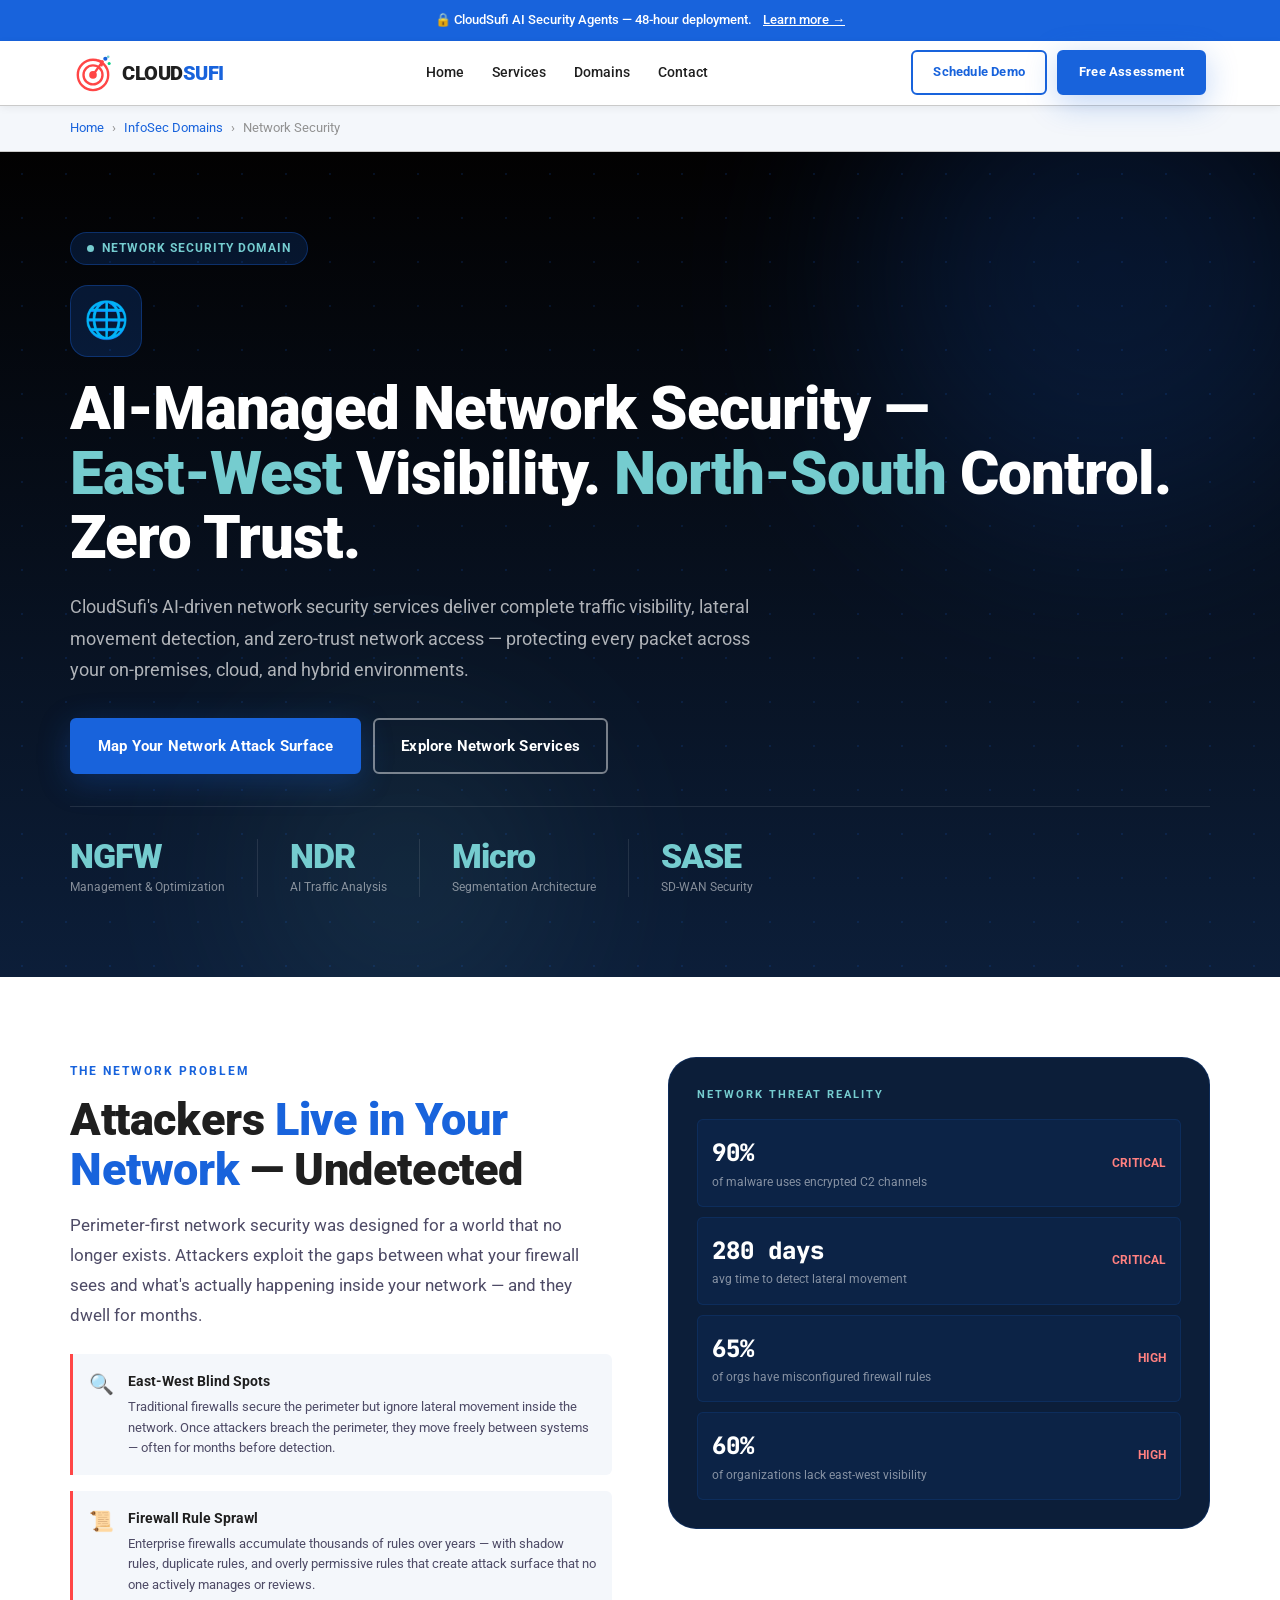
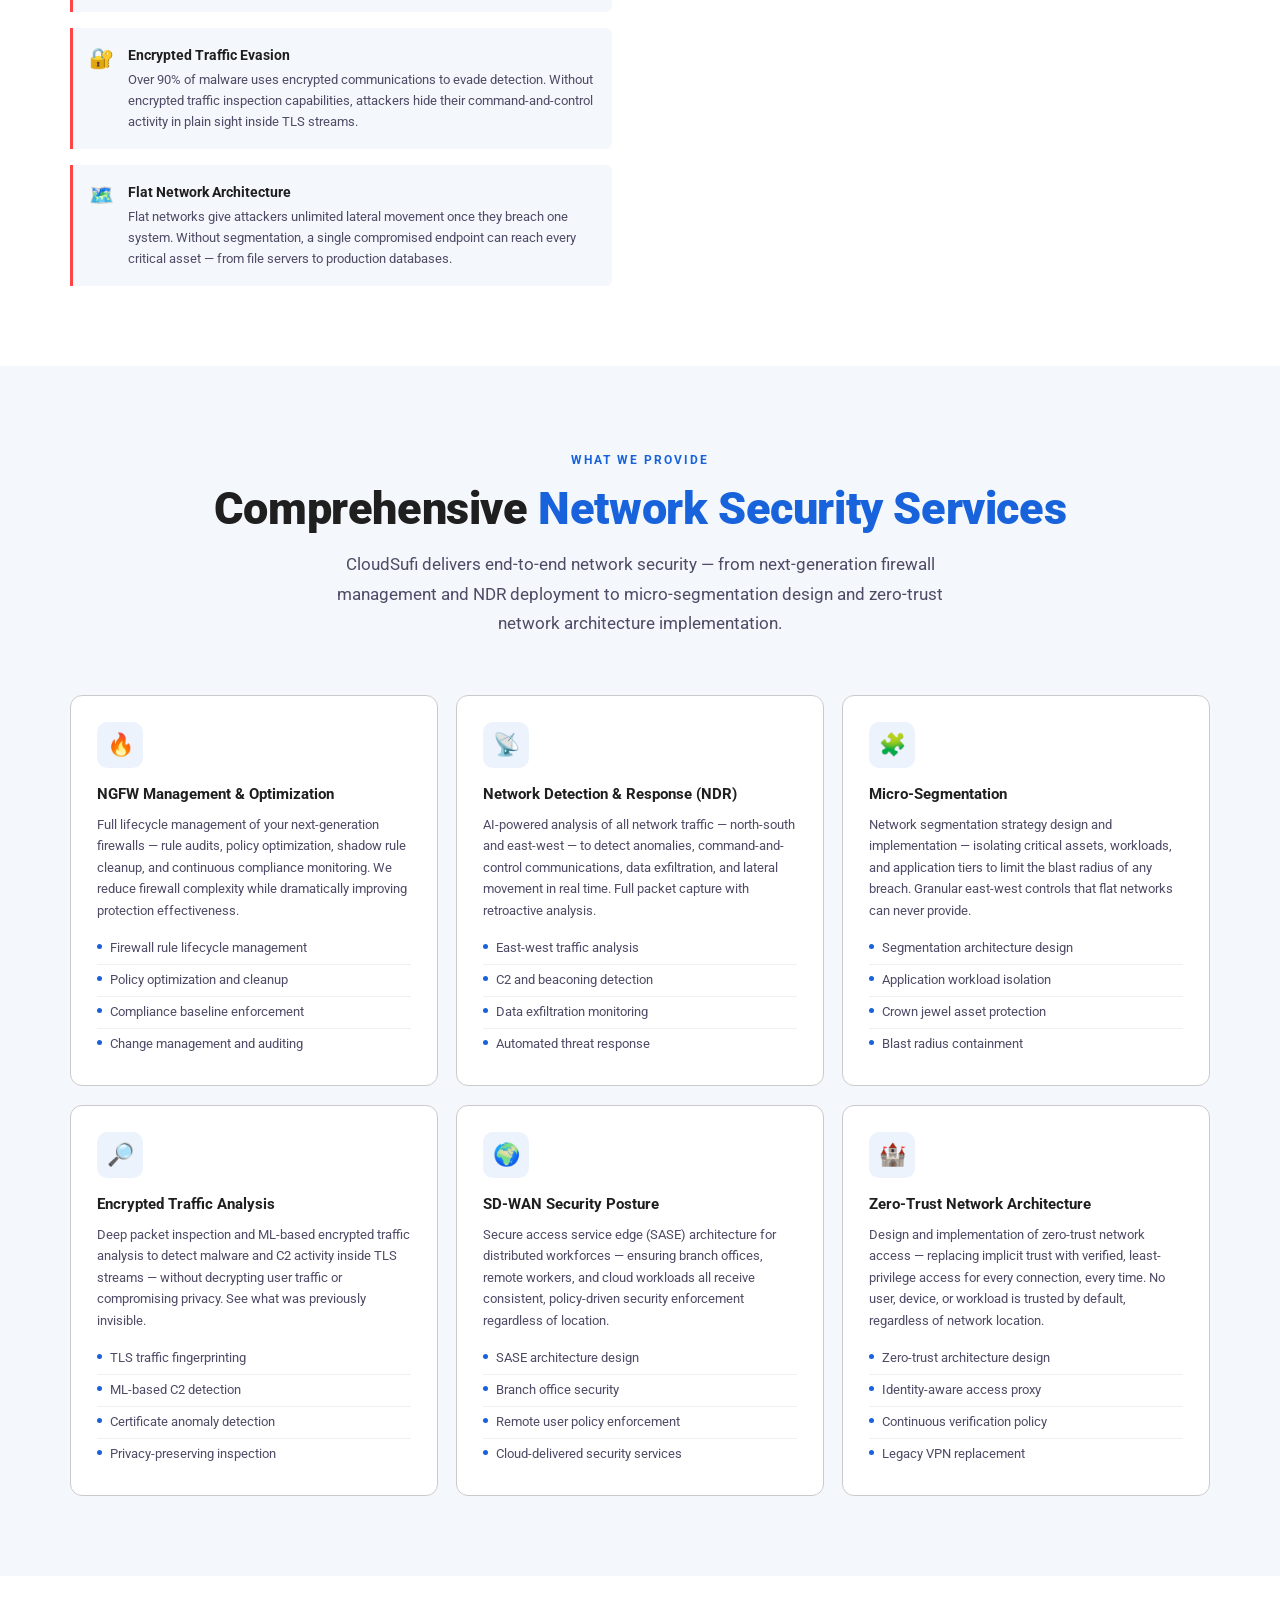
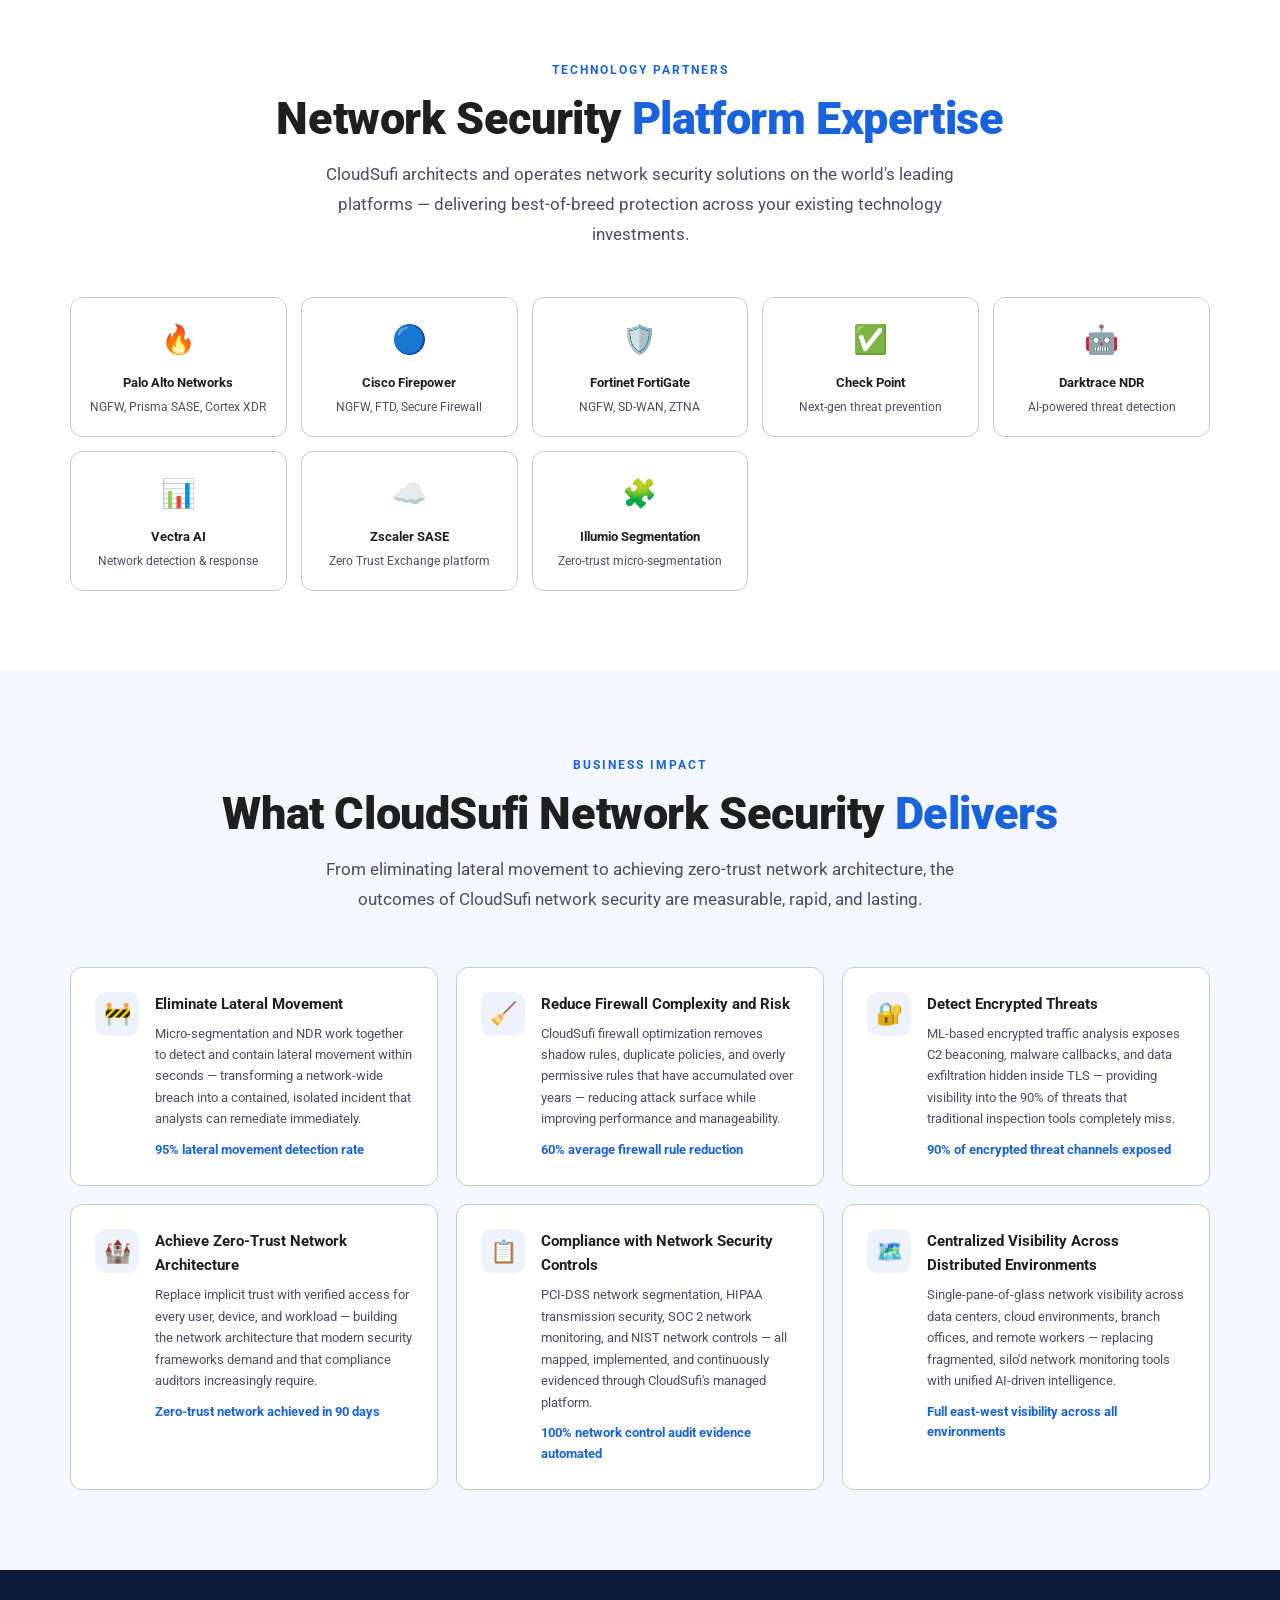
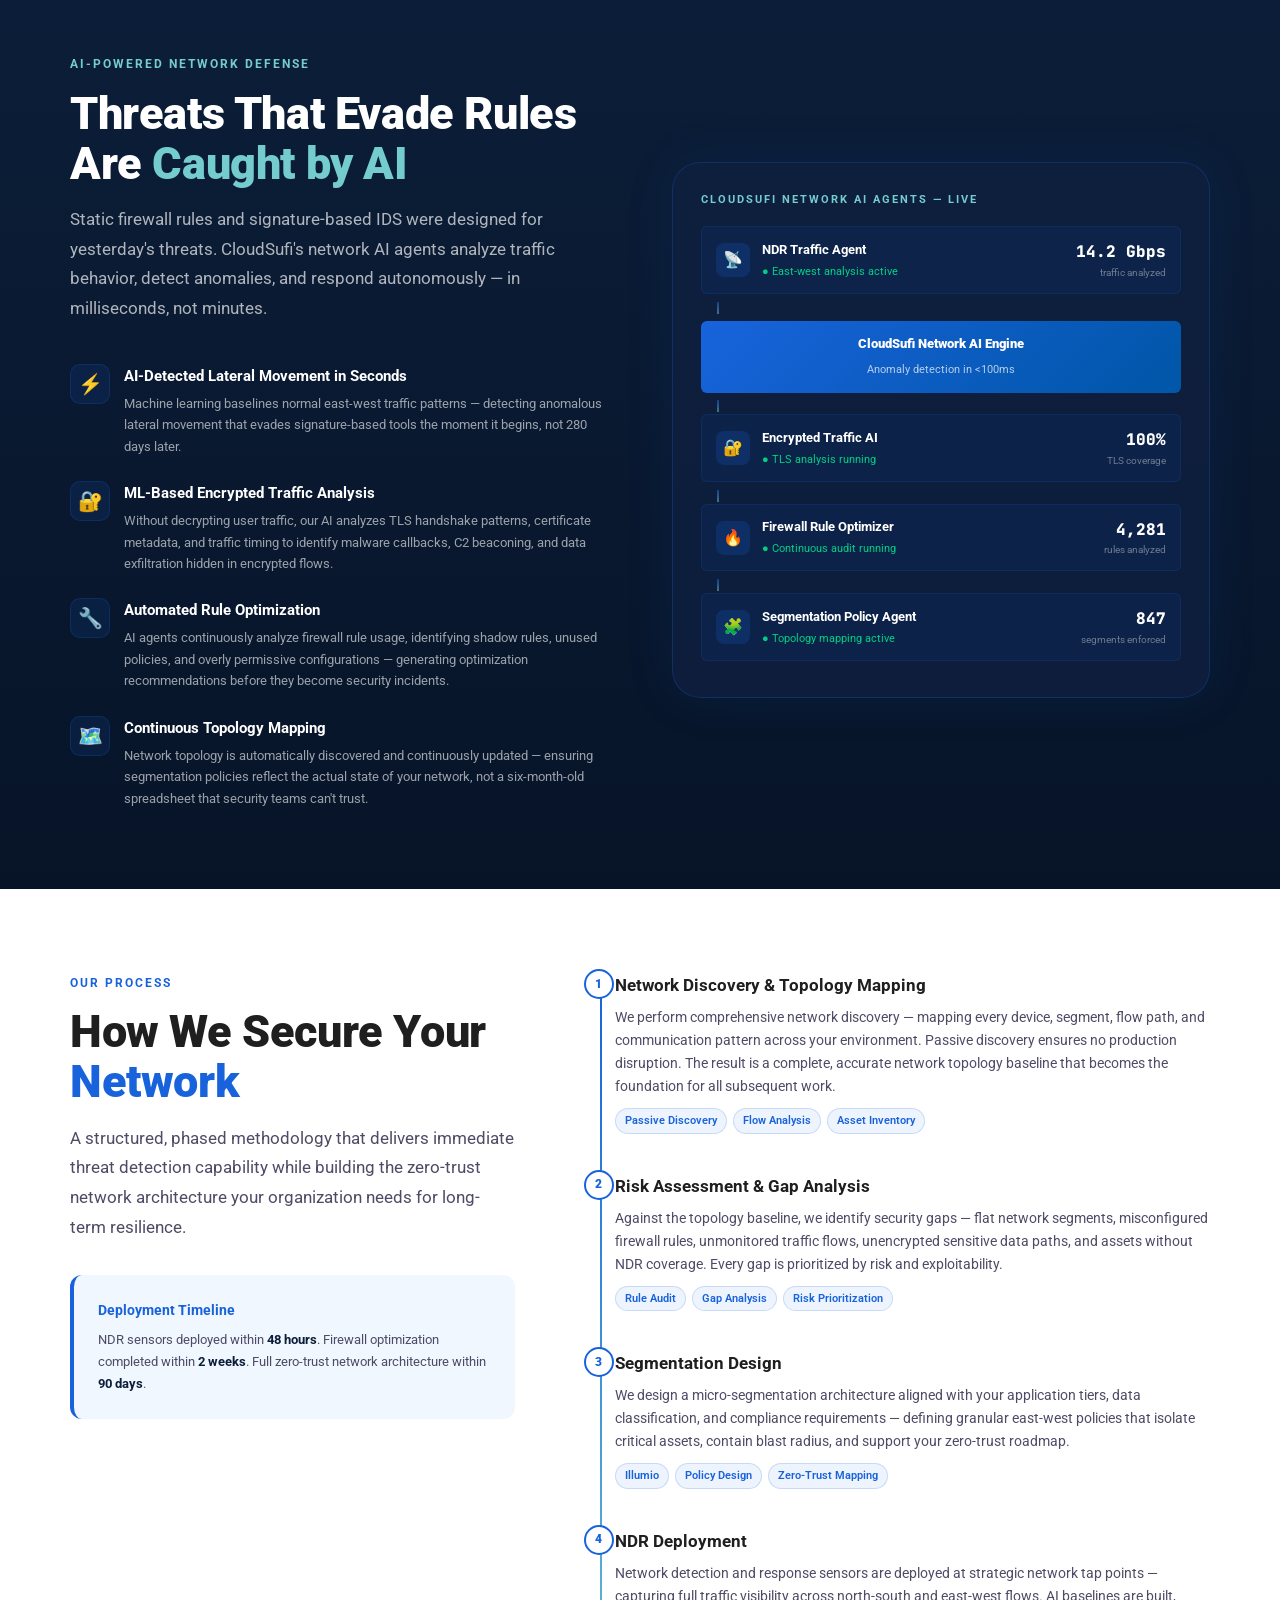
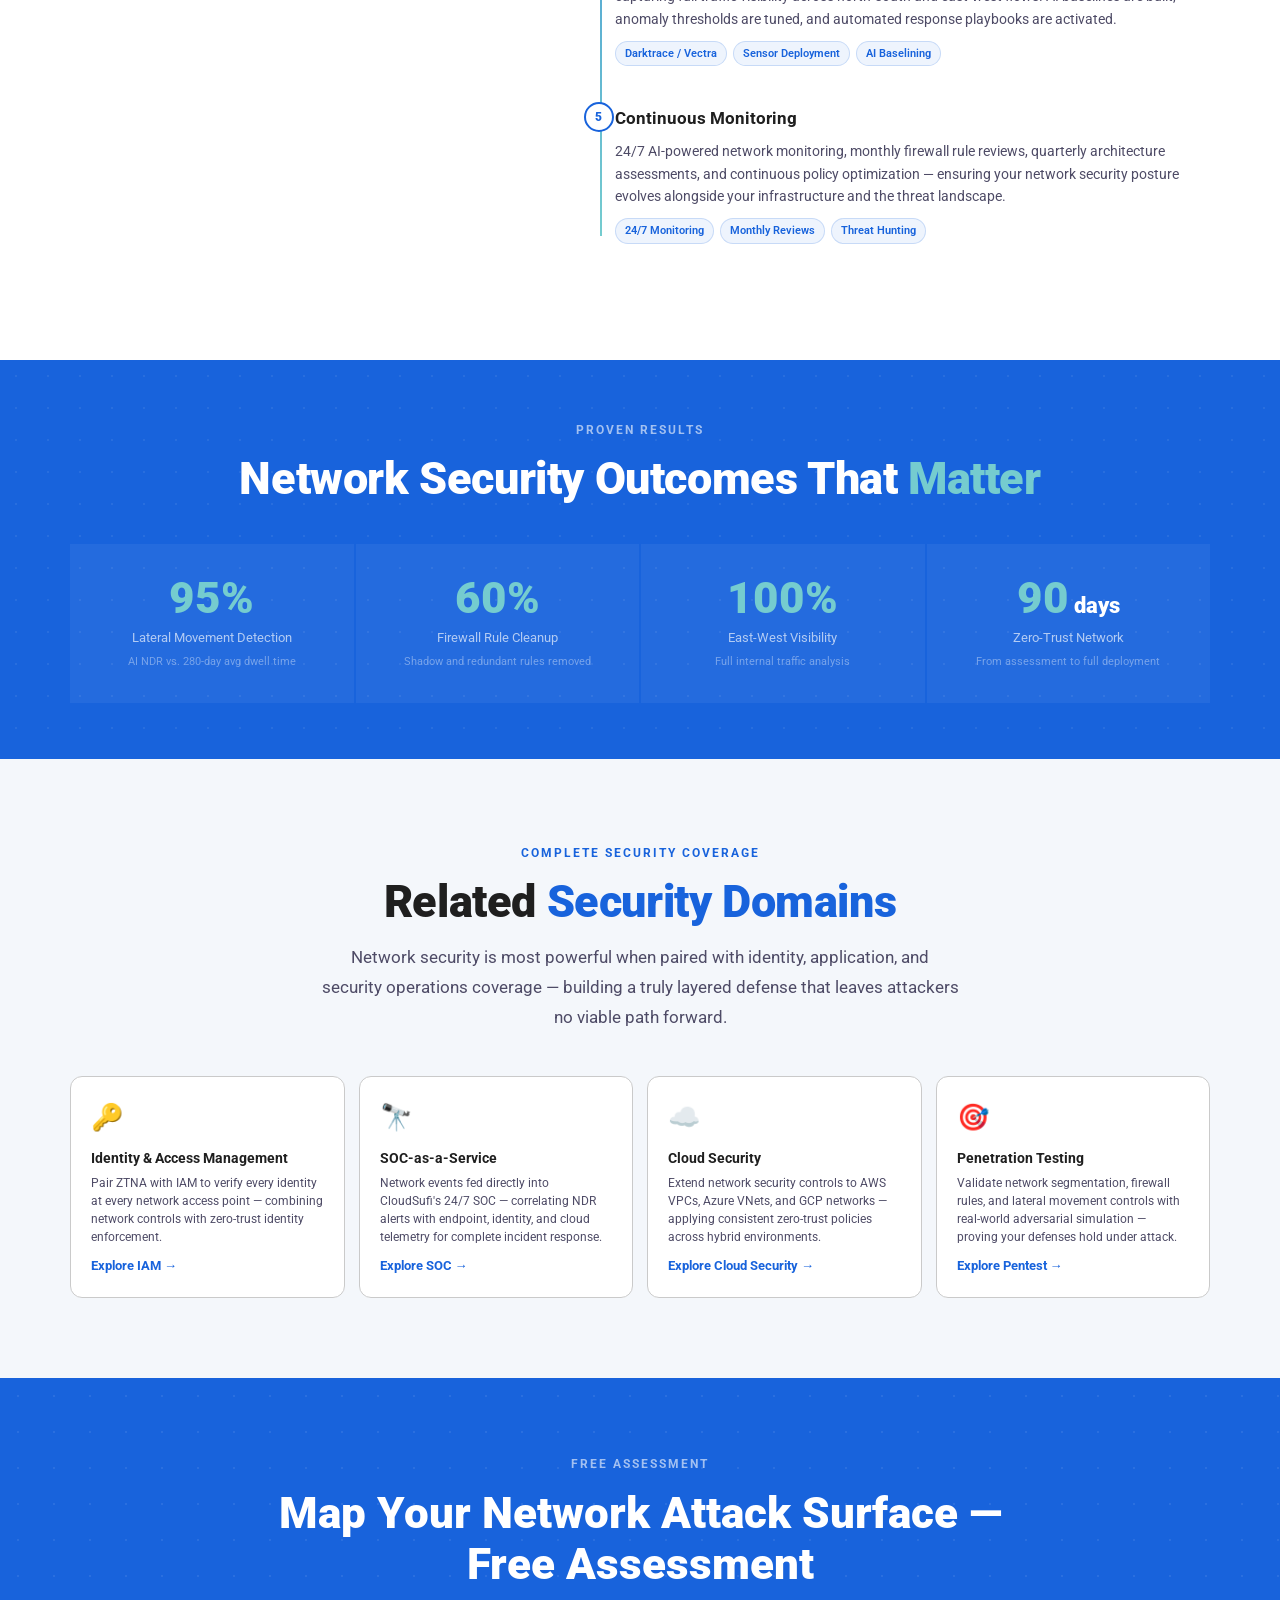
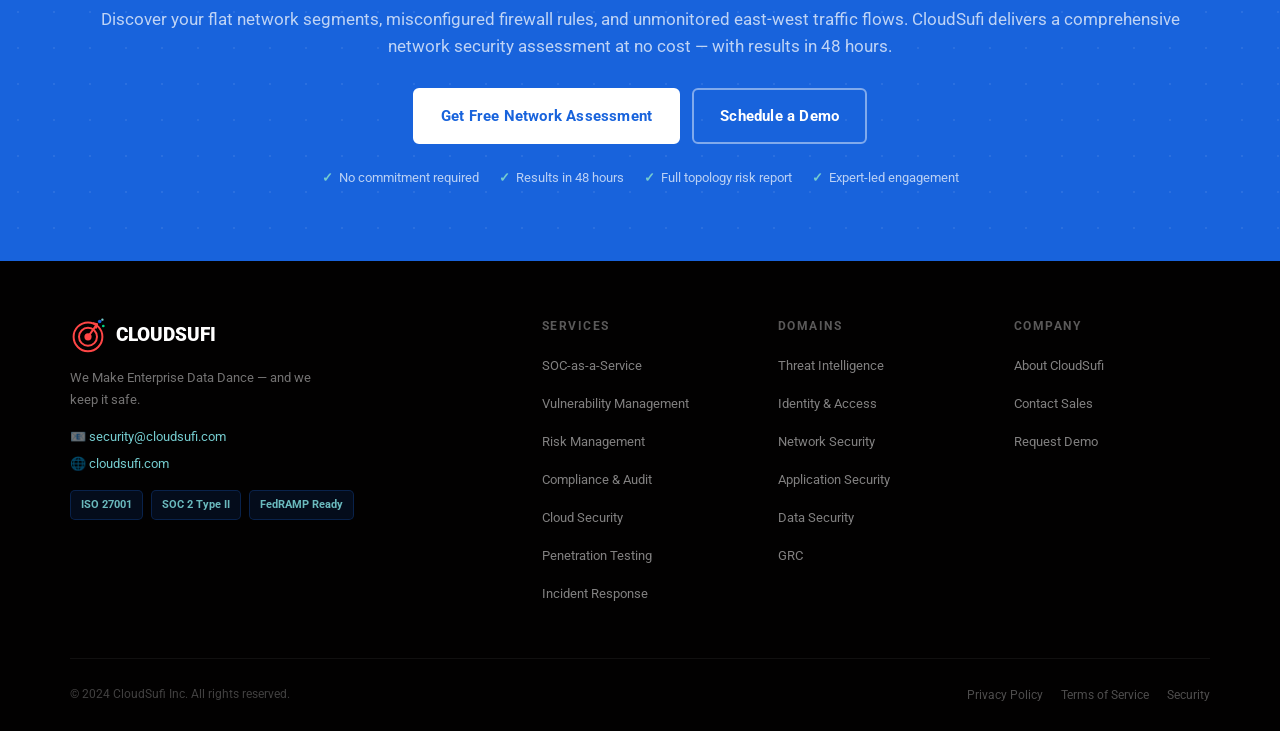
<file: network-security.html>
<!DOCTYPE html><html lang="en"><head>
<meta charset="UTF-8"/><meta name="viewport" content="width=device-width,initial-scale=1.0"/>
<title>Network Security Management | CloudSufi InfoSec</title>
<link rel="preconnect" href="https://fonts.googleapis.com"/>
<link rel="preconnect" href="https://fonts.gstatic.com" crossorigin/>
<link href="https://fonts.googleapis.com/css2?family=Roboto:wght@300;400;500;700;900&family=JetBrains+Mono:wght@400;500&display=swap" rel="stylesheet"/>
<link rel="stylesheet" href="shared.css"/>
</head><body>

<!-- TOP BANNER -->
<div class="top-banner"><div class="container"><p>🔒 CloudSufi AI Security Agents — 48-hour deployment. <a href="index.html">Learn more →</a></p></div></div>

<!-- NAV -->
<nav class="nav"><div class="container"><div class="nav-inner">
  <a href="index.html" class="nav-logo">
    <svg class="logo-icon" width="40" height="40" viewBox="0 0 40 40" fill="none"><circle cx="20" cy="22" r="16" stroke="#FF4646" stroke-width="2.5"/><circle cx="20" cy="22" r="10" stroke="#FF4646" stroke-width="2.5"/><circle cx="20" cy="22" r="4" fill="#FF4646"/><line x1="20" y1="22" x2="30" y2="8" stroke="#FF4646" stroke-width="2.5" stroke-linecap="round"/><polyline points="26,7 30,8 29,12" stroke="#FF4646" stroke-width="2.5" stroke-linecap="round" stroke-linejoin="round"/><circle cx="33" cy="5" r="2.2" fill="#1863DC"/><circle cx="37" cy="10" r="1.6" fill="#00D084"/><circle cx="36" cy="3" r="1.4" fill="#75CCCF"/></svg>
    <span class="logo-wordmark">CLOUD<span>SUFI</span></span>
  </a>
  <div class="nav-links"><a href="index.html">Home</a><a href="index.html#services">Services</a><a href="index.html#domains">Domains</a><a href="index.html#contact">Contact</a></div>
  <div class="nav-cta">
    <a href="index.html#contact" class="btn btn-outline-blue" style="padding:10px 20px;font-size:13px;">Schedule Demo</a>
    <a href="index.html#contact" class="btn btn-primary" style="padding:10px 20px;font-size:13px;">Free Assessment</a>
  
    <button class="nav-hamburger" id="navHamburger" aria-label="Toggle navigation menu" aria-expanded="false"><span></span><span></span><span></span></button>
</div></div>
  <div class="nav-mobile" id="navMobile">
    <a href="index.html">Home</a>
    <a href="index.html#services">Services</a>
    <a href="index.html#domains">All Domains</a>
    <a href="index.html#ai-twin">AI Digital Twin</a>
    <a href="index.html#comparison">Compare</a>
    <a href="index.html#contact">Contact</a>
    <div class="nm-cta">
      <a href="index.html#contact" class="btn btn-outline-blue">Schedule Demo</a>
      <a href="index.html#contact" class="btn btn-primary">Free Assessment</a>
    </div>
  </div>
</nav>

<!-- BREADCRUMB -->
<div class="breadcrumb"><div class="container">
  <div class="breadcrumb-inner">
    <a href="index.html">Home</a>
    <span class="breadcrumb-sep">›</span>
    <a href="index.html#domains">InfoSec Domains</a>
    <span class="breadcrumb-sep">›</span>
    <span>Network Security</span>
  </div>
</div></div>

<!-- HERO -->
<section class="domain-hero">
  <div class="hero-orb orb-1"></div>
  <div class="hero-orb orb-2"></div>
  <div class="container">
    <div class="hero-body">
      <div class="hero-eyebrow"><span class="pulse"></span> Network Security Domain</div>
      <div class="hero-icon-wrap">🌐</div>
      <h1 class="h1">AI-Managed Network Security —<br><em style="color:#75CCCF;font-style:normal;">East-West</em> Visibility. <em style="color:#75CCCF;font-style:normal;">North-South</em> Control. Zero Trust.</h1>
      <p class="hero-desc">CloudSufi's AI-driven network security services deliver complete traffic visibility, lateral movement detection, and zero-trust network access — protecting every packet across your on-premises, cloud, and hybrid environments.</p>
      <div class="hero-actions">
        <a href="index.html#contact" class="btn btn-primary">Map Your Network Attack Surface</a>
        <a href="#provide" class="btn btn-outline-white">Explore Network Services</a>
      </div>
      <div class="hero-stats">
        <div class="hero-stat">
          <div class="stat-num"><em>NGFW</em></div>
          <div class="stat-lbl">Management &amp; Optimization</div>
        </div>
        <div class="hero-stat">
          <div class="stat-num"><em>NDR</em></div>
          <div class="stat-lbl">AI Traffic Analysis</div>
        </div>
        <div class="hero-stat">
          <div class="stat-num"><em>Micro</em></div>
          <div class="stat-lbl">Segmentation Architecture</div>
        </div>
        <div class="hero-stat">
          <div class="stat-num"><em>SASE</em></div>
          <div class="stat-lbl">SD-WAN Security</div>
        </div>
      </div>
    </div>
  </div>
</section>

<!-- CHALLENGE -->
<section class="section challenge-section" id="challenge">
  <div class="container">
    <div class="challenge-grid">
      <div>
        <div class="label">The Network Problem</div>
        <h2 class="h2">Attackers <em>Live in Your Network</em> — Undetected</h2>
        <p class="sub" style="margin-bottom:8px;">Perimeter-first network security was designed for a world that no longer exists. Attackers exploit the gaps between what your firewall sees and what's actually happening inside your network — and they dwell for months.</p>
        <div class="challenge-points">
          <div class="challenge-point">
            <div class="cp-icon">🔍</div>
            <div>
              <div class="cp-title">East-West Blind Spots</div>
              <div class="cp-desc">Traditional firewalls secure the perimeter but ignore lateral movement inside the network. Once attackers breach the perimeter, they move freely between systems — often for months before detection.</div>
            </div>
          </div>
          <div class="challenge-point">
            <div class="cp-icon">📜</div>
            <div>
              <div class="cp-title">Firewall Rule Sprawl</div>
              <div class="cp-desc">Enterprise firewalls accumulate thousands of rules over years — with shadow rules, duplicate rules, and overly permissive rules that create attack surface that no one actively manages or reviews.</div>
            </div>
          </div>
          <div class="challenge-point">
            <div class="cp-icon">🔐</div>
            <div>
              <div class="cp-title">Encrypted Traffic Evasion</div>
              <div class="cp-desc">Over 90% of malware uses encrypted communications to evade detection. Without encrypted traffic inspection capabilities, attackers hide their command-and-control activity in plain sight inside TLS streams.</div>
            </div>
          </div>
          <div class="challenge-point">
            <div class="cp-icon">🗺️</div>
            <div>
              <div class="cp-title">Flat Network Architecture</div>
              <div class="cp-desc">Flat networks give attackers unlimited lateral movement once they breach one system. Without segmentation, a single compromised endpoint can reach every critical asset — from file servers to production databases.</div>
            </div>
          </div>
        </div>
      </div>
      <div>
        <div class="challenge-visual">
          <div class="cv-label">Network Threat Reality</div>
          <div class="cv-stat">
            <div>
              <div class="cv-val">90%</div>
              <div class="cv-lbl">of malware uses encrypted C2 channels</div>
            </div>
            <div class="cv-bad">CRITICAL</div>
          </div>
          <div class="cv-stat">
            <div>
              <div class="cv-val">280 days</div>
              <div class="cv-lbl">avg time to detect lateral movement</div>
            </div>
            <div class="cv-bad">CRITICAL</div>
          </div>
          <div class="cv-stat">
            <div>
              <div class="cv-val">65%</div>
              <div class="cv-lbl">of orgs have misconfigured firewall rules</div>
            </div>
            <div class="cv-bad">HIGH</div>
          </div>
          <div class="cv-stat">
            <div>
              <div class="cv-val">60%</div>
              <div class="cv-lbl">of organizations lack east-west visibility</div>
            </div>
            <div class="cv-bad">HIGH</div>
          </div>
        </div>
      </div>
    </div>
  </div>
</section>

<!-- WHAT WE PROVIDE -->
<section class="section provide-section" id="provide">
  <div class="container">
    <div class="text-center" style="margin-bottom:56px;">
      <div class="label">What We Provide</div>
      <h2 class="h2">Comprehensive <em>Network Security Services</em></h2>
      <p class="sub sub-center">CloudSufi delivers end-to-end network security — from next-generation firewall management and NDR deployment to micro-segmentation design and zero-trust network architecture implementation.</p>
    </div>
    <div class="provide-grid">

      <div class="provide-card reveal">
        <div class="provide-icon">🔥</div>
        <div class="provide-title">NGFW Management &amp; Optimization</div>
        <div class="provide-desc">Full lifecycle management of your next-generation firewalls — rule audits, policy optimization, shadow rule cleanup, and continuous compliance monitoring. We reduce firewall complexity while dramatically improving protection effectiveness.</div>
        <ul class="provide-list">
          <li>Firewall rule lifecycle management</li>
          <li>Policy optimization and cleanup</li>
          <li>Compliance baseline enforcement</li>
          <li>Change management and auditing</li>
        </ul>
      </div>

      <div class="provide-card reveal">
        <div class="provide-icon">📡</div>
        <div class="provide-title">Network Detection &amp; Response (NDR)</div>
        <div class="provide-desc">AI-powered analysis of all network traffic — north-south and east-west — to detect anomalies, command-and-control communications, data exfiltration, and lateral movement in real time. Full packet capture with retroactive analysis.</div>
        <ul class="provide-list">
          <li>East-west traffic analysis</li>
          <li>C2 and beaconing detection</li>
          <li>Data exfiltration monitoring</li>
          <li>Automated threat response</li>
        </ul>
      </div>

      <div class="provide-card reveal">
        <div class="provide-icon">🧩</div>
        <div class="provide-title">Micro-Segmentation</div>
        <div class="provide-desc">Network segmentation strategy design and implementation — isolating critical assets, workloads, and application tiers to limit the blast radius of any breach. Granular east-west controls that flat networks can never provide.</div>
        <ul class="provide-list">
          <li>Segmentation architecture design</li>
          <li>Application workload isolation</li>
          <li>Crown jewel asset protection</li>
          <li>Blast radius containment</li>
        </ul>
      </div>

      <div class="provide-card reveal">
        <div class="provide-icon">🔎</div>
        <div class="provide-title">Encrypted Traffic Analysis</div>
        <div class="provide-desc">Deep packet inspection and ML-based encrypted traffic analysis to detect malware and C2 activity inside TLS streams — without decrypting user traffic or compromising privacy. See what was previously invisible.</div>
        <ul class="provide-list">
          <li>TLS traffic fingerprinting</li>
          <li>ML-based C2 detection</li>
          <li>Certificate anomaly detection</li>
          <li>Privacy-preserving inspection</li>
        </ul>
      </div>

      <div class="provide-card reveal">
        <div class="provide-icon">🌍</div>
        <div class="provide-title">SD-WAN Security Posture</div>
        <div class="provide-desc">Secure access service edge (SASE) architecture for distributed workforces — ensuring branch offices, remote workers, and cloud workloads all receive consistent, policy-driven security enforcement regardless of location.</div>
        <ul class="provide-list">
          <li>SASE architecture design</li>
          <li>Branch office security</li>
          <li>Remote user policy enforcement</li>
          <li>Cloud-delivered security services</li>
        </ul>
      </div>

      <div class="provide-card reveal">
        <div class="provide-icon">🏰</div>
        <div class="provide-title">Zero-Trust Network Architecture</div>
        <div class="provide-desc">Design and implementation of zero-trust network access — replacing implicit trust with verified, least-privilege access for every connection, every time. No user, device, or workload is trusted by default, regardless of network location.</div>
        <ul class="provide-list">
          <li>Zero-trust architecture design</li>
          <li>Identity-aware access proxy</li>
          <li>Continuous verification policy</li>
          <li>Legacy VPN replacement</li>
        </ul>
      </div>

    </div>
  </div>
</section>

<!-- CAPABILITIES -->
<section class="section cap-section" id="capabilities">
  <div class="container">
    <div class="text-center" style="margin-bottom:48px;">
      <div class="label">Technology Partners</div>
      <h2 class="h2">Network Security <em>Platform Expertise</em></h2>
      <p class="sub sub-center">CloudSufi architects and operates network security solutions on the world's leading platforms — delivering best-of-breed protection across your existing technology investments.</p>
    </div>
    <div class="cap-grid">
      <div class="cap-item reveal">
        <div class="cap-icon">🔥</div>
        <div class="cap-name">Palo Alto Networks</div>
        <div class="cap-sub">NGFW, Prisma SASE, Cortex XDR</div>
      </div>
      <div class="cap-item reveal">
        <div class="cap-icon">🔵</div>
        <div class="cap-name">Cisco Firepower</div>
        <div class="cap-sub">NGFW, FTD, Secure Firewall</div>
      </div>
      <div class="cap-item reveal">
        <div class="cap-icon">🛡️</div>
        <div class="cap-name">Fortinet FortiGate</div>
        <div class="cap-sub">NGFW, SD-WAN, ZTNA</div>
      </div>
      <div class="cap-item reveal">
        <div class="cap-icon">✅</div>
        <div class="cap-name">Check Point</div>
        <div class="cap-sub">Next-gen threat prevention</div>
      </div>
      <div class="cap-item reveal">
        <div class="cap-icon">🤖</div>
        <div class="cap-name">Darktrace NDR</div>
        <div class="cap-sub">AI-powered threat detection</div>
      </div>
      <div class="cap-item reveal">
        <div class="cap-icon">📊</div>
        <div class="cap-name">Vectra AI</div>
        <div class="cap-sub">Network detection &amp; response</div>
      </div>
      <div class="cap-item reveal">
        <div class="cap-icon">☁️</div>
        <div class="cap-name">Zscaler SASE</div>
        <div class="cap-sub">Zero Trust Exchange platform</div>
      </div>
      <div class="cap-item reveal">
        <div class="cap-icon">🧩</div>
        <div class="cap-name">Illumio Segmentation</div>
        <div class="cap-sub">Zero-trust micro-segmentation</div>
      </div>
    </div>
  </div>
</section>

<!-- BENEFITS -->
<section class="section benefits-section" id="benefits">
  <div class="container">
    <div class="text-center" style="margin-bottom:52px;">
      <div class="label">Business Impact</div>
      <h2 class="h2">What CloudSufi Network Security <em>Delivers</em></h2>
      <p class="sub sub-center">From eliminating lateral movement to achieving zero-trust network architecture, the outcomes of CloudSufi network security are measurable, rapid, and lasting.</p>
    </div>
    <div class="benefits-grid">

      <div class="benefit-card reveal">
        <div class="benefit-icon">🚧</div>
        <div>
          <div class="benefit-title">Eliminate Lateral Movement</div>
          <div class="benefit-desc">Micro-segmentation and NDR work together to detect and contain lateral movement within seconds — transforming a network-wide breach into a contained, isolated incident that analysts can remediate immediately.</div>
          <span class="benefit-metric">95% lateral movement detection rate</span>
        </div>
      </div>

      <div class="benefit-card reveal">
        <div class="benefit-icon">🧹</div>
        <div>
          <div class="benefit-title">Reduce Firewall Complexity and Risk</div>
          <div class="benefit-desc">CloudSufi firewall optimization removes shadow rules, duplicate policies, and overly permissive rules that have accumulated over years — reducing attack surface while improving performance and manageability.</div>
          <span class="benefit-metric">60% average firewall rule reduction</span>
        </div>
      </div>

      <div class="benefit-card reveal">
        <div class="benefit-icon">🔐</div>
        <div>
          <div class="benefit-title">Detect Encrypted Threats</div>
          <div class="benefit-desc">ML-based encrypted traffic analysis exposes C2 beaconing, malware callbacks, and data exfiltration hidden inside TLS — providing visibility into the 90% of threats that traditional inspection tools completely miss.</div>
          <span class="benefit-metric">90% of encrypted threat channels exposed</span>
        </div>
      </div>

      <div class="benefit-card reveal">
        <div class="benefit-icon">🏰</div>
        <div>
          <div class="benefit-title">Achieve Zero-Trust Network Architecture</div>
          <div class="benefit-desc">Replace implicit trust with verified access for every user, device, and workload — building the network architecture that modern security frameworks demand and that compliance auditors increasingly require.</div>
          <span class="benefit-metric">Zero-trust network achieved in 90 days</span>
        </div>
      </div>

      <div class="benefit-card reveal">
        <div class="benefit-icon">📋</div>
        <div>
          <div class="benefit-title">Compliance with Network Security Controls</div>
          <div class="benefit-desc">PCI-DSS network segmentation, HIPAA transmission security, SOC 2 network monitoring, and NIST network controls — all mapped, implemented, and continuously evidenced through CloudSufi's managed platform.</div>
          <span class="benefit-metric">100% network control audit evidence automated</span>
        </div>
      </div>

      <div class="benefit-card reveal">
        <div class="benefit-icon">🗺️</div>
        <div>
          <div class="benefit-title">Centralized Visibility Across Distributed Environments</div>
          <div class="benefit-desc">Single-pane-of-glass network visibility across data centers, cloud environments, branch offices, and remote workers — replacing fragmented, silo'd network monitoring tools with unified AI-driven intelligence.</div>
          <span class="benefit-metric">Full east-west visibility across all environments</span>
        </div>
      </div>

    </div>
  </div>
</section>

<!-- AI ADVANTAGE -->
<section class="section ai-section" id="ai">
  <div class="container">
    <div class="ai-layout">
      <div>
        <div class="label label-light">AI-Powered Network Defense</div>
        <h2 class="h2 h2-white">Threats That Evade Rules Are <em>Caught by AI</em></h2>
        <p class="sub sub-white" style="margin-bottom:40px;">Static firewall rules and signature-based IDS were designed for yesterday's threats. CloudSufi's network AI agents analyze traffic behavior, detect anomalies, and respond autonomously — in milliseconds, not minutes.</p>
        <div class="ai-points">
          <div class="ai-point">
            <div class="ai-point-icon">⚡</div>
            <div>
              <div class="ai-point-title">AI-Detected Lateral Movement in Seconds</div>
              <div class="ai-point-desc">Machine learning baselines normal east-west traffic patterns — detecting anomalous lateral movement that evades signature-based tools the moment it begins, not 280 days later.</div>
            </div>
          </div>
          <div class="ai-point">
            <div class="ai-point-icon">🔐</div>
            <div>
              <div class="ai-point-title">ML-Based Encrypted Traffic Analysis</div>
              <div class="ai-point-desc">Without decrypting user traffic, our AI analyzes TLS handshake patterns, certificate metadata, and traffic timing to identify malware callbacks, C2 beaconing, and data exfiltration hidden in encrypted flows.</div>
            </div>
          </div>
          <div class="ai-point">
            <div class="ai-point-icon">🔧</div>
            <div>
              <div class="ai-point-title">Automated Rule Optimization</div>
              <div class="ai-point-desc">AI agents continuously analyze firewall rule usage, identifying shadow rules, unused policies, and overly permissive configurations — generating optimization recommendations before they become security incidents.</div>
            </div>
          </div>
          <div class="ai-point">
            <div class="ai-point-icon">🗺️</div>
            <div>
              <div class="ai-point-title">Continuous Topology Mapping</div>
              <div class="ai-point-desc">Network topology is automatically discovered and continuously updated — ensuring segmentation policies reflect the actual state of your network, not a six-month-old spreadsheet that security teams can't trust.</div>
            </div>
          </div>
        </div>
      </div>
      <div>
        <div class="ai-panel">
          <div class="ai-panel-label">CloudSufi Network AI Agents — Live</div>

          <div class="ai-row">
            <div class="ai-row-icon">📡</div>
            <div>
              <div class="ai-row-name">NDR Traffic Agent</div>
              <div class="ai-row-status">● East-west analysis active</div>
            </div>
            <div class="ai-row-val">
              <div class="v">14.2 Gbps</div>
              <div class="l">traffic analyzed</div>
            </div>
          </div>
          <div class="ai-divider"></div>

          <div class="ai-core">
            <strong>CloudSufi Network AI Engine</strong>
            <span>Anomaly detection in &lt;100ms</span>
          </div>
          <div class="ai-divider"></div>

          <div class="ai-row">
            <div class="ai-row-icon">🔐</div>
            <div>
              <div class="ai-row-name">Encrypted Traffic AI</div>
              <div class="ai-row-status">● TLS analysis running</div>
            </div>
            <div class="ai-row-val">
              <div class="v">100%</div>
              <div class="l">TLS coverage</div>
            </div>
          </div>
          <div class="ai-divider"></div>

          <div class="ai-row">
            <div class="ai-row-icon">🔥</div>
            <div>
              <div class="ai-row-name">Firewall Rule Optimizer</div>
              <div class="ai-row-status">● Continuous audit running</div>
            </div>
            <div class="ai-row-val">
              <div class="v">4,281</div>
              <div class="l">rules analyzed</div>
            </div>
          </div>
          <div class="ai-divider"></div>

          <div class="ai-row">
            <div class="ai-row-icon">🧩</div>
            <div>
              <div class="ai-row-name">Segmentation Policy Agent</div>
              <div class="ai-row-status">● Topology mapping active</div>
            </div>
            <div class="ai-row-val">
              <div class="v">847</div>
              <div class="l">segments enforced</div>
            </div>
          </div>

        </div>
      </div>
    </div>
  </div>
</section>

<!-- METHODOLOGY -->
<section class="section method-section" id="methodology">
  <div class="container">
    <div style="display:grid;grid-template-columns:1fr 1.4fr;gap:72px;align-items:start;">
      <div>
        <div class="label">Our Process</div>
        <h2 class="h2">How We Secure Your <em>Network</em></h2>
        <p class="sub">A structured, phased methodology that delivers immediate threat detection capability while building the zero-trust network architecture your organization needs for long-term resilience.</p>
        <div style="margin-top:32px;padding:24px;background:#F0F7FF;border-radius:12px;border-left:4px solid #1863DC;">
          <div style="font-size:14px;font-weight:700;color:#1863DC;margin-bottom:8px;">Deployment Timeline</div>
          <div style="font-size:13px;color:#4E4B66;line-height:1.7;">NDR sensors deployed within <strong style="color:#0C1E39;">48 hours</strong>. Firewall optimization completed within <strong style="color:#0C1E39;">2 weeks</strong>. Full zero-trust network architecture within <strong style="color:#0C1E39;">90 days</strong>.</div>
        </div>
      </div>
      <div class="method-steps">

        <div class="method-step">
          <div class="ms-num">1</div>
          <div>
            <div class="ms-title">Network Discovery &amp; Topology Mapping</div>
            <div class="ms-desc">We perform comprehensive network discovery — mapping every device, segment, flow path, and communication pattern across your environment. Passive discovery ensures no production disruption. The result is a complete, accurate network topology baseline that becomes the foundation for all subsequent work.</div>
            <div class="ms-tags">
              <span class="tag">Passive Discovery</span>
              <span class="tag">Flow Analysis</span>
              <span class="tag">Asset Inventory</span>
            </div>
          </div>
        </div>

        <div class="method-step">
          <div class="ms-num">2</div>
          <div>
            <div class="ms-title">Risk Assessment &amp; Gap Analysis</div>
            <div class="ms-desc">Against the topology baseline, we identify security gaps — flat network segments, misconfigured firewall rules, unmonitored traffic flows, unencrypted sensitive data paths, and assets without NDR coverage. Every gap is prioritized by risk and exploitability.</div>
            <div class="ms-tags">
              <span class="tag">Rule Audit</span>
              <span class="tag">Gap Analysis</span>
              <span class="tag">Risk Prioritization</span>
            </div>
          </div>
        </div>

        <div class="method-step">
          <div class="ms-num">3</div>
          <div>
            <div class="ms-title">Segmentation Design</div>
            <div class="ms-desc">We design a micro-segmentation architecture aligned with your application tiers, data classification, and compliance requirements — defining granular east-west policies that isolate critical assets, contain blast radius, and support your zero-trust roadmap.</div>
            <div class="ms-tags">
              <span class="tag">Illumio</span>
              <span class="tag">Policy Design</span>
              <span class="tag">Zero-Trust Mapping</span>
            </div>
          </div>
        </div>

        <div class="method-step">
          <div class="ms-num">4</div>
          <div>
            <div class="ms-title">NDR Deployment</div>
            <div class="ms-desc">Network detection and response sensors are deployed at strategic network tap points — capturing full traffic visibility across north-south and east-west flows. AI baselines are built, anomaly thresholds are tuned, and automated response playbooks are activated.</div>
            <div class="ms-tags">
              <span class="tag">Darktrace / Vectra</span>
              <span class="tag">Sensor Deployment</span>
              <span class="tag">AI Baselining</span>
            </div>
          </div>
        </div>

        <div class="method-step">
          <div class="ms-num">5</div>
          <div>
            <div class="ms-title">Continuous Monitoring</div>
            <div class="ms-desc">24/7 AI-powered network monitoring, monthly firewall rule reviews, quarterly architecture assessments, and continuous policy optimization — ensuring your network security posture evolves alongside your infrastructure and the threat landscape.</div>
            <div class="ms-tags">
              <span class="tag">24/7 Monitoring</span>
              <span class="tag">Monthly Reviews</span>
              <span class="tag">Threat Hunting</span>
            </div>
          </div>
        </div>

      </div>
    </div>
  </div>
</section>

<!-- OUTCOMES -->
<section class="outcomes-band">
  <div class="container">
    <div class="text-center" style="margin-bottom:40px;position:relative;z-index:2;">
      <div class="label label-white">Proven Results</div>
      <h2 class="h2 h2-white" style="margin-bottom:0;">Network Security Outcomes That <em>Matter</em></h2>
    </div>
    <div class="outcomes-grid">
      <div class="outcome-cell">
        <div class="outcome-num"><span class="outcome-accent">95%</span></div>
        <div class="outcome-label">Lateral Movement Detection</div>
        <div class="outcome-sub">AI NDR vs. 280-day avg dwell time</div>
      </div>
      <div class="outcome-cell">
        <div class="outcome-num"><span class="outcome-accent">60%</span></div>
        <div class="outcome-label">Firewall Rule Cleanup</div>
        <div class="outcome-sub">Shadow and redundant rules removed</div>
      </div>
      <div class="outcome-cell">
        <div class="outcome-num"><span class="outcome-accent">100%</span></div>
        <div class="outcome-label">East-West Visibility</div>
        <div class="outcome-sub">Full internal traffic analysis</div>
      </div>
      <div class="outcome-cell">
        <div class="outcome-num"><span class="outcome-accent">90</span><span class="outcome-unit"> days</span></div>
        <div class="outcome-label">Zero-Trust Network</div>
        <div class="outcome-sub">From assessment to full deployment</div>
      </div>
    </div>
  </div>
</section>

<!-- RELATED SERVICES -->
<section class="section related-section" id="related">
  <div class="container">
    <div class="text-center" style="margin-bottom:44px;">
      <div class="label">Complete Security Coverage</div>
      <h2 class="h2">Related <em>Security Domains</em></h2>
      <p class="sub sub-center">Network security is most powerful when paired with identity, application, and security operations coverage — building a truly layered defense that leaves attackers no viable path forward.</p>
    </div>
    <div class="related-grid">
      <a href="iam.html" class="related-card reveal">
        <div class="related-icon">🔑</div>
        <div class="related-title">Identity &amp; Access Management</div>
        <div class="related-desc">Pair ZTNA with IAM to verify every identity at every network access point — combining network controls with zero-trust identity enforcement.</div>
        <span class="related-link">Explore IAM →</span>
      </a>
      <a href="soc.html" class="related-card reveal">
        <div class="related-icon">🔭</div>
        <div class="related-title">SOC-as-a-Service</div>
        <div class="related-desc">Network events fed directly into CloudSufi's 24/7 SOC — correlating NDR alerts with endpoint, identity, and cloud telemetry for complete incident response.</div>
        <span class="related-link">Explore SOC →</span>
      </a>
      <a href="cloud-security.html" class="related-card reveal">
        <div class="related-icon">☁️</div>
        <div class="related-title">Cloud Security</div>
        <div class="related-desc">Extend network security controls to AWS VPCs, Azure VNets, and GCP networks — applying consistent zero-trust policies across hybrid environments.</div>
        <span class="related-link">Explore Cloud Security →</span>
      </a>
      <a href="pentest.html" class="related-card reveal">
        <div class="related-icon">🎯</div>
        <div class="related-title">Penetration Testing</div>
        <div class="related-desc">Validate network segmentation, firewall rules, and lateral movement controls with real-world adversarial simulation — proving your defenses hold under attack.</div>
        <span class="related-link">Explore Pentest →</span>
      </a>
    </div>
  </div>
</section>

<!-- CTA -->
<section class="cta-band" id="contact">
  <div class="container">
    <div class="cta-inner">
      <div class="label label-white">Free Assessment</div>
      <div class="cta-title">Map Your Network Attack Surface —<br>Free Assessment</div>
      <div class="cta-desc">Discover your flat network segments, misconfigured firewall rules, and unmonitored east-west traffic flows. CloudSufi delivers a comprehensive network security assessment at no cost — with results in 48 hours.</div>
      <div class="cta-actions">
        <a href="index.html#contact" class="btn btn-white">Get Free Network Assessment</a>
        <a href="index.html#contact" class="btn btn-outline-white">Schedule a Demo</a>
      </div>
      <div class="cta-perks">
        <span class="cta-perk">No commitment required</span>
        <span class="cta-perk">Results in 48 hours</span>
        <span class="cta-perk">Full topology risk report</span>
        <span class="cta-perk">Expert-led engagement</span>
      </div>
    </div>
  </div>
</section>

<!-- FOOTER -->
<footer class="footer"><div class="container">
  <div class="footer-grid">
    <div>
      <div class="footer-brand-logo">
        <svg width="36" height="36" viewBox="0 0 40 40" fill="none"><circle cx="20" cy="22" r="16" stroke="#FF4646" stroke-width="2.2"/><circle cx="20" cy="22" r="10" stroke="#FF4646" stroke-width="2.2"/><circle cx="20" cy="22" r="4" fill="#FF4646"/><line x1="20" y1="22" x2="30" y2="8" stroke="#FF4646" stroke-width="2.2" stroke-linecap="round"/><polyline points="26,7 30,8 29,12" stroke="#FF4646" stroke-width="2.2" stroke-linecap="round" stroke-linejoin="round"/><circle cx="33" cy="5" r="2" fill="#1863DC"/><circle cx="37" cy="10" r="1.5" fill="#00D084"/><circle cx="36" cy="3" r="1.3" fill="#75CCCF"/></svg>
        <span class="footer-wordmark">CLOUDSUFI</span>
      </div>
      <p class="footer-tagline">We Make Enterprise Data Dance — and we keep it safe.</p>
      <div class="footer-contact-item">📧 <a href="mailto:security@cloudsufi.com">security@cloudsufi.com</a></div>
      <div class="footer-contact-item">🌐 <a href="https://cloudsufi.com">cloudsufi.com</a></div>
      <div class="footer-certs"><span class="fcert">ISO 27001</span><span class="fcert">SOC 2 Type II</span><span class="fcert">FedRAMP Ready</span></div>
    </div>
    <div><div class="footer-h">Services</div><ul class="footer-links"><li><a href="soc.html">SOC-as-a-Service</a></li><li><a href="vulnerability-management.html">Vulnerability Management</a></li><li><a href="risk-management.html">Risk Management</a></li><li><a href="grc.html">Compliance &amp; Audit</a></li><li><a href="cloud-security.html">Cloud Security</a></li><li><a href="pentest.html">Penetration Testing</a></li><li><a href="incident-response.html">Incident Response</a></li></ul></div>
    <div><div class="footer-h">Domains</div><ul class="footer-links"><li><a href="threat-intelligence.html">Threat Intelligence</a></li><li><a href="iam.html">Identity &amp; Access</a></li><li><a href="network-security.html">Network Security</a></li><li><a href="appsec.html">Application Security</a></li><li><a href="data-security.html">Data Security</a></li><li><a href="grc.html">GRC</a></li></ul></div>
    <div><div class="footer-h">Company</div><ul class="footer-links"><li><a href="https://cloudsufi.com/about">About CloudSufi</a></li><li><a href="index.html#contact">Contact Sales</a></li><li><a href="index.html#contact">Request Demo</a></li></ul></div>
  </div>
  <div class="footer-bottom">
    <div class="footer-copy">&copy; 2024 CloudSufi Inc. All rights reserved.</div>
    <div class="footer-bottom-links"><a href="#">Privacy Policy</a><a href="#">Terms of Service</a><a href="#">Security</a></div>
  </div>
</div></footer>

<script src="shared.js"></script>
</body></html>
</file>
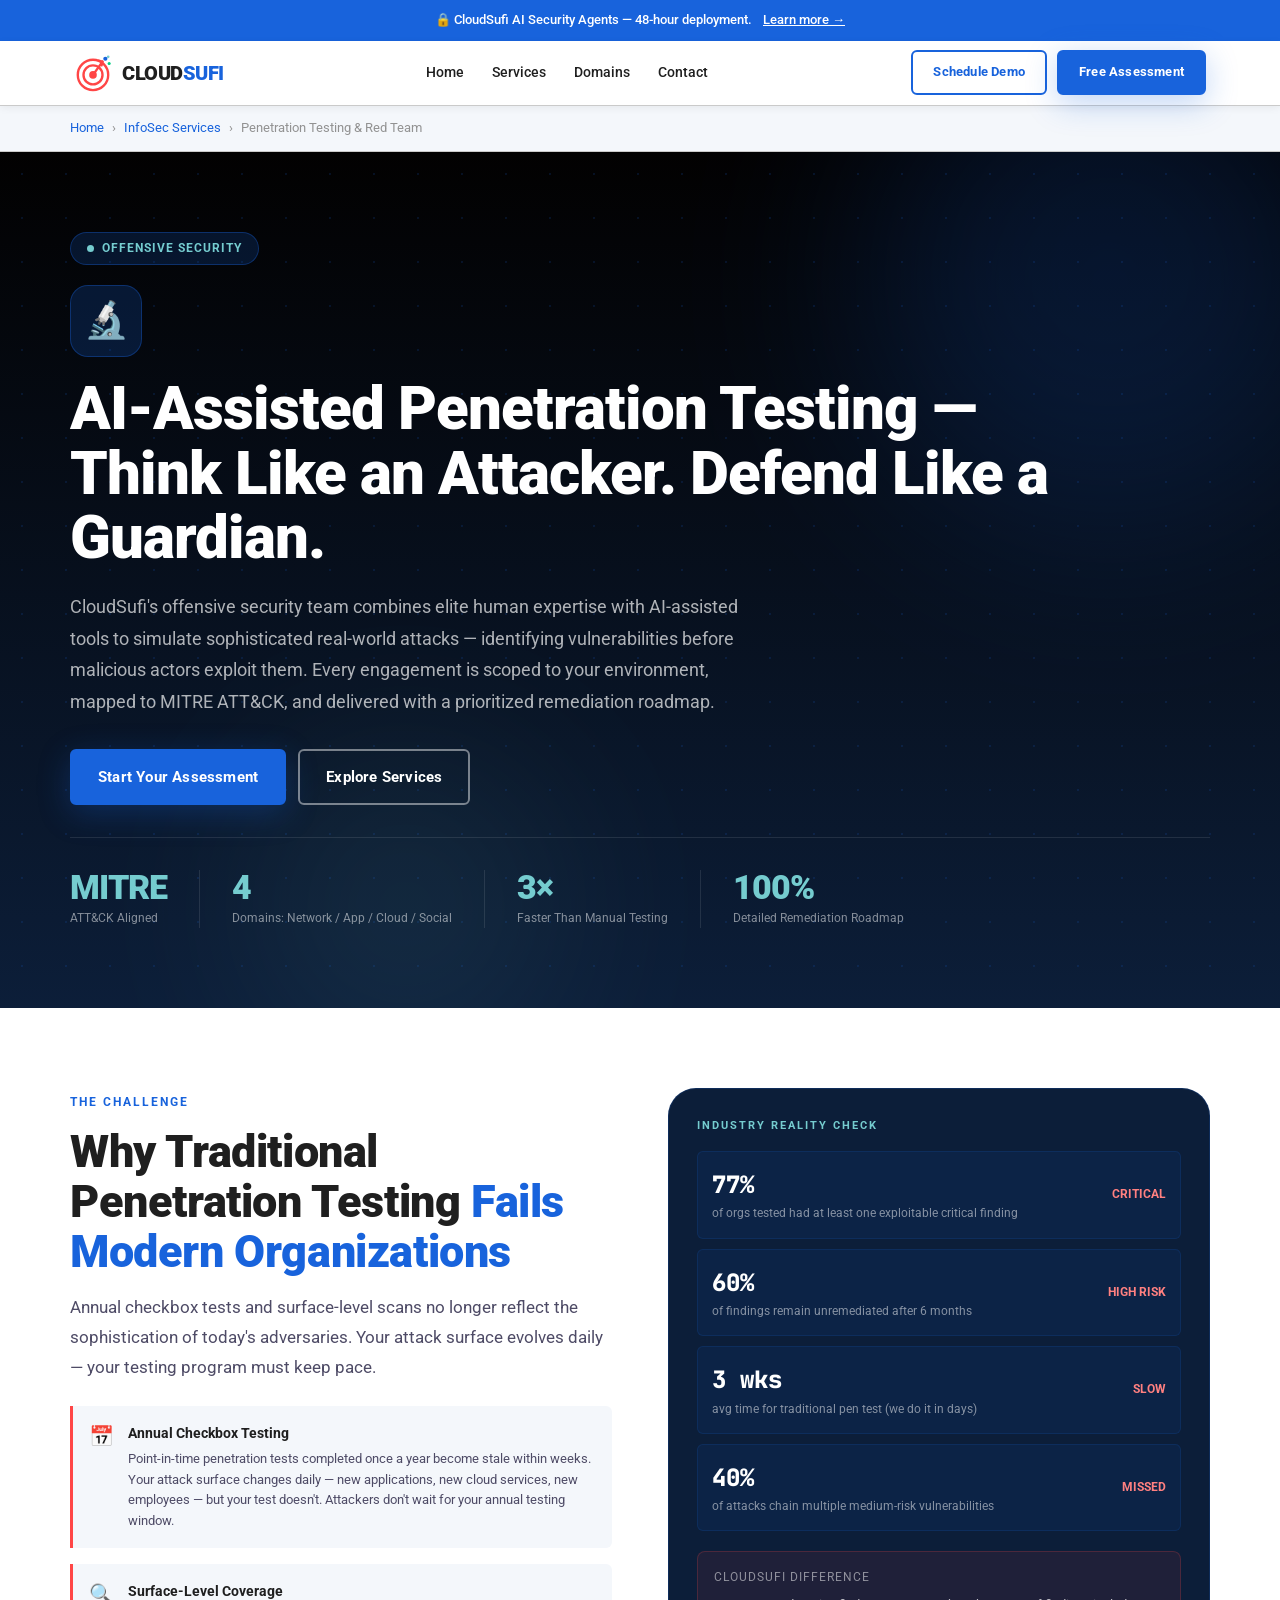
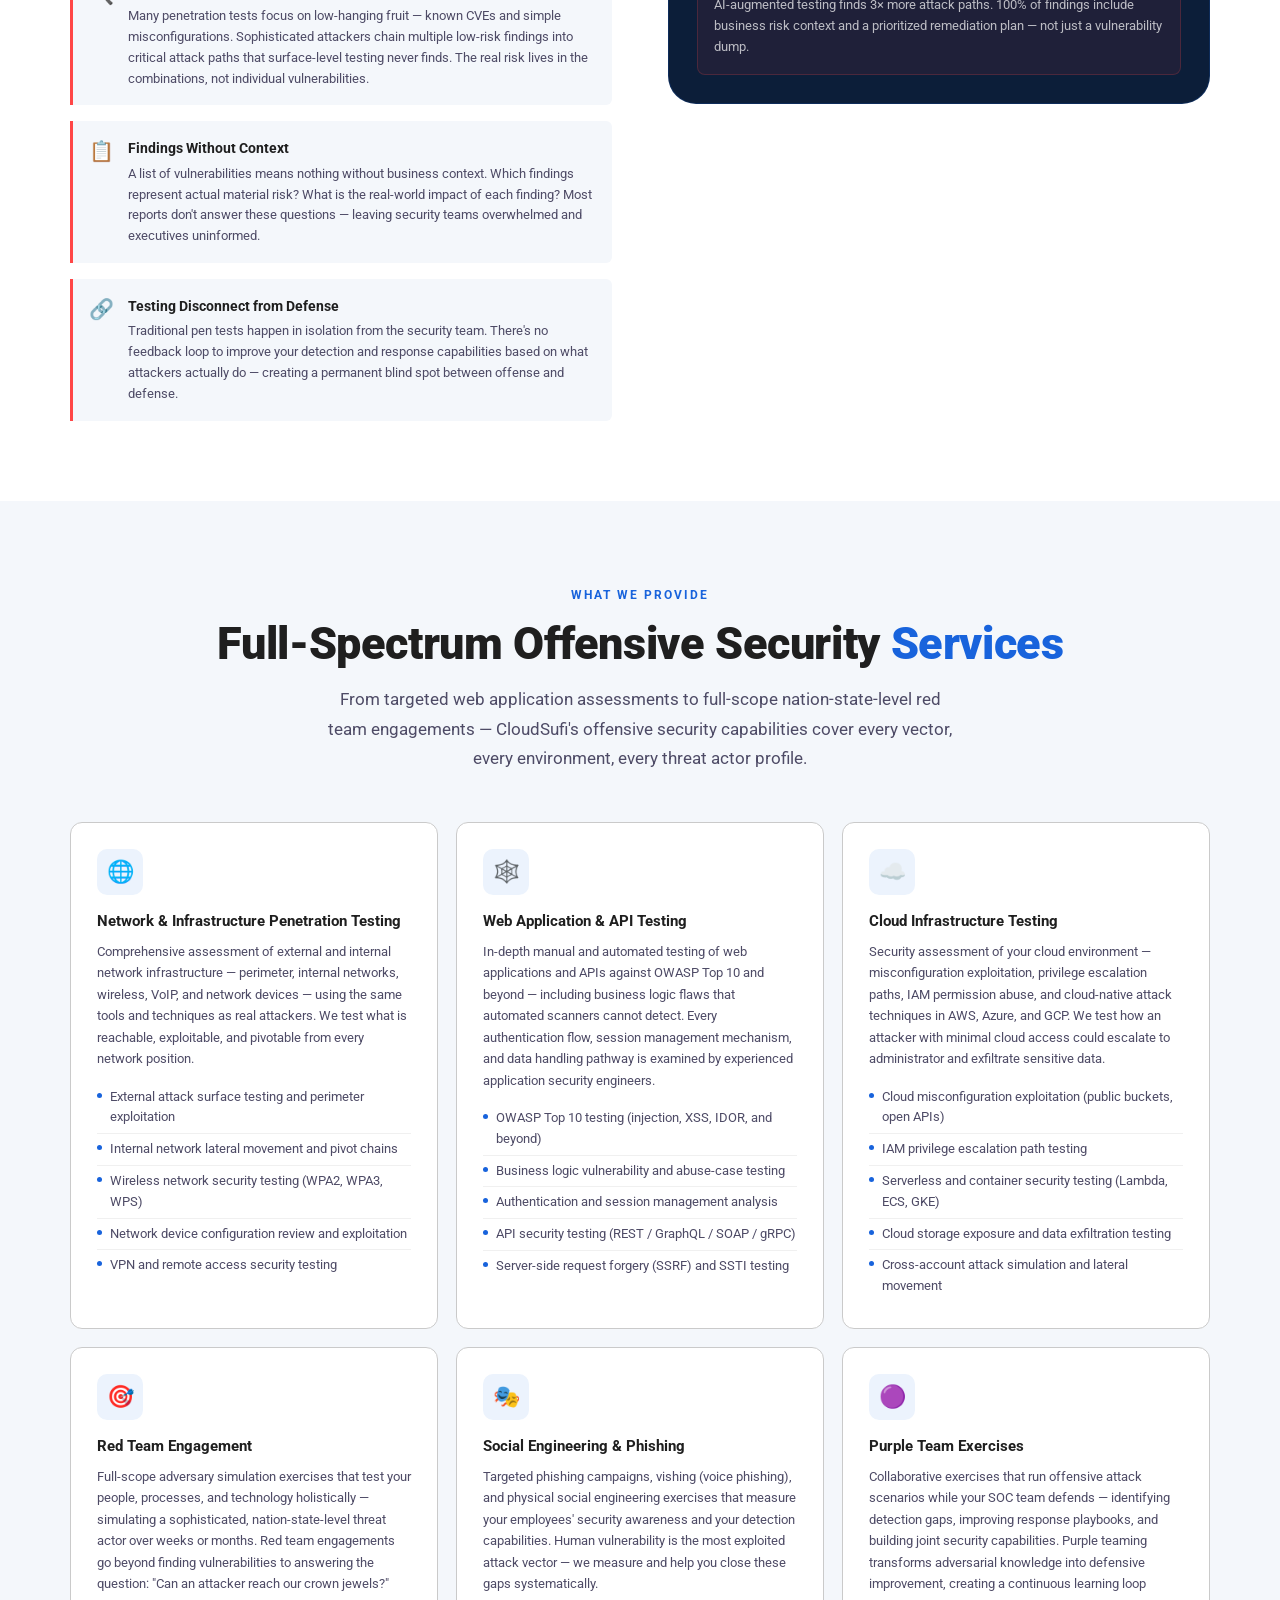
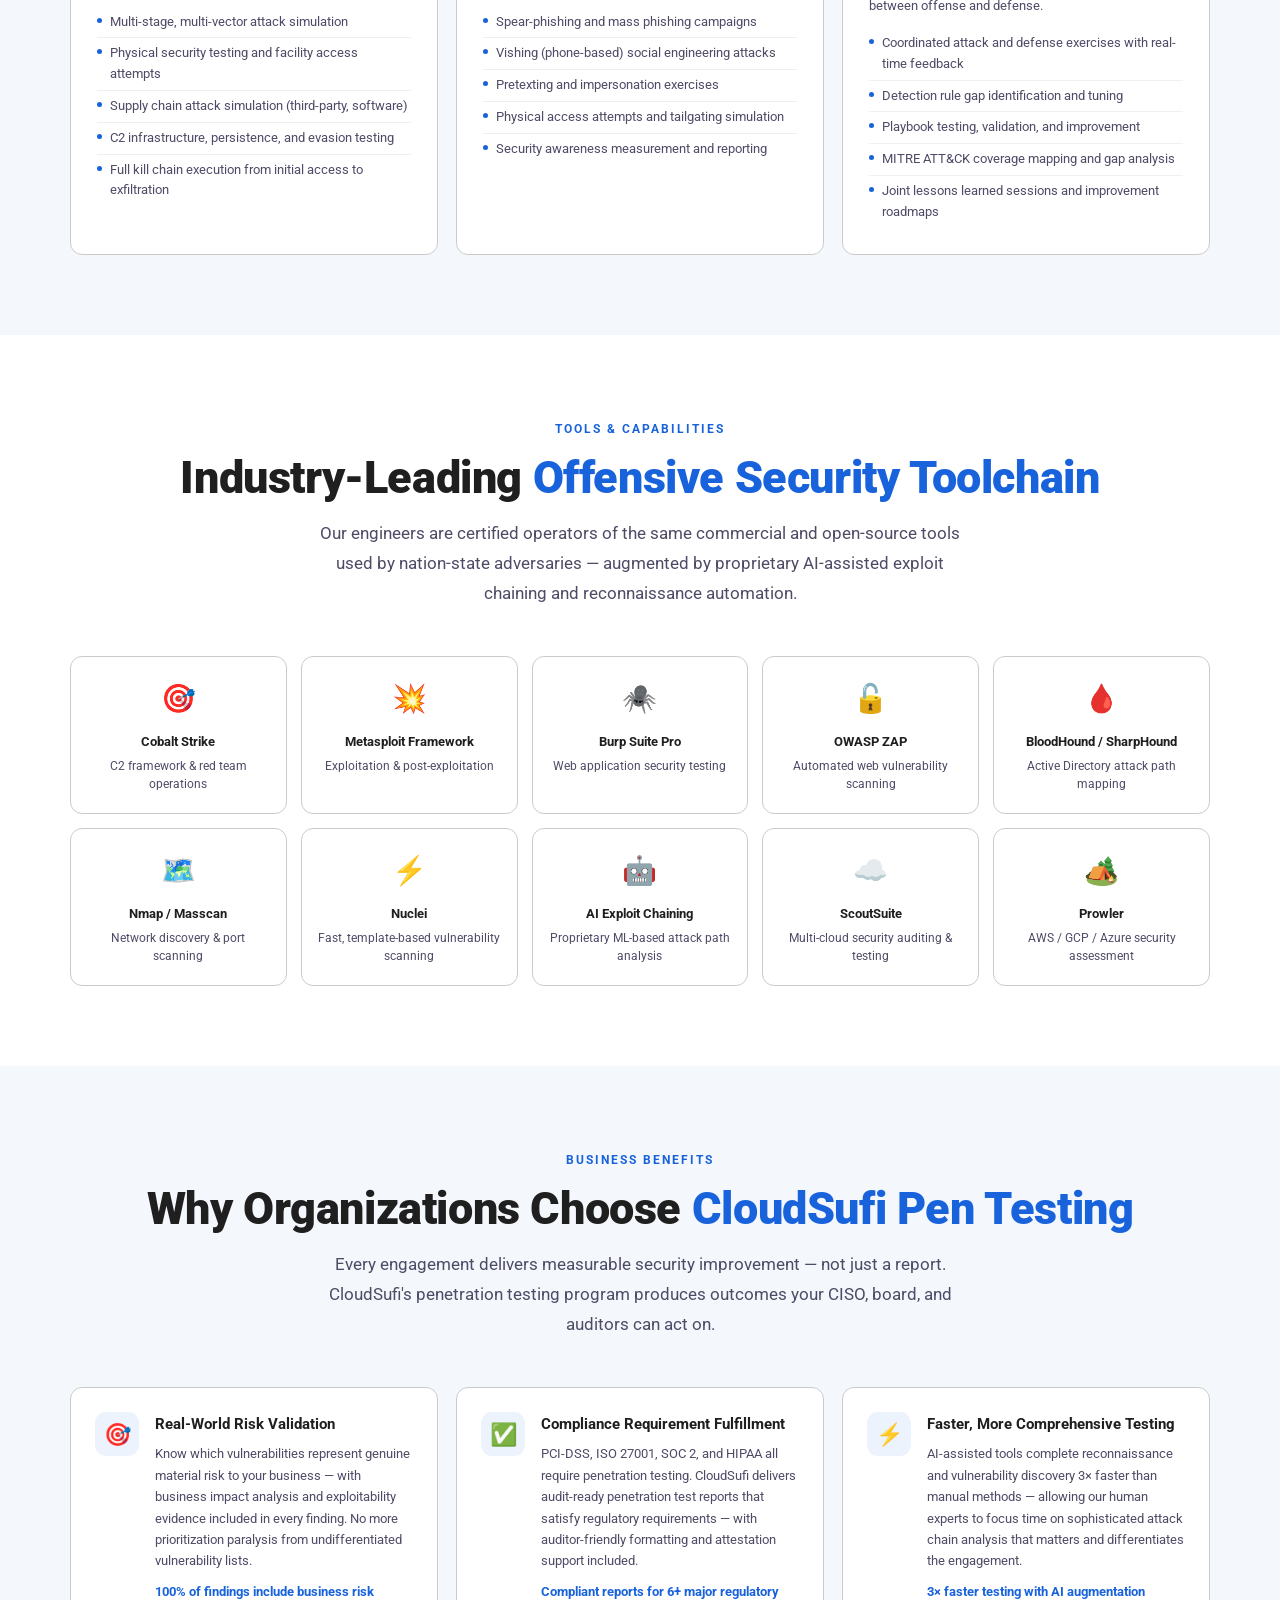
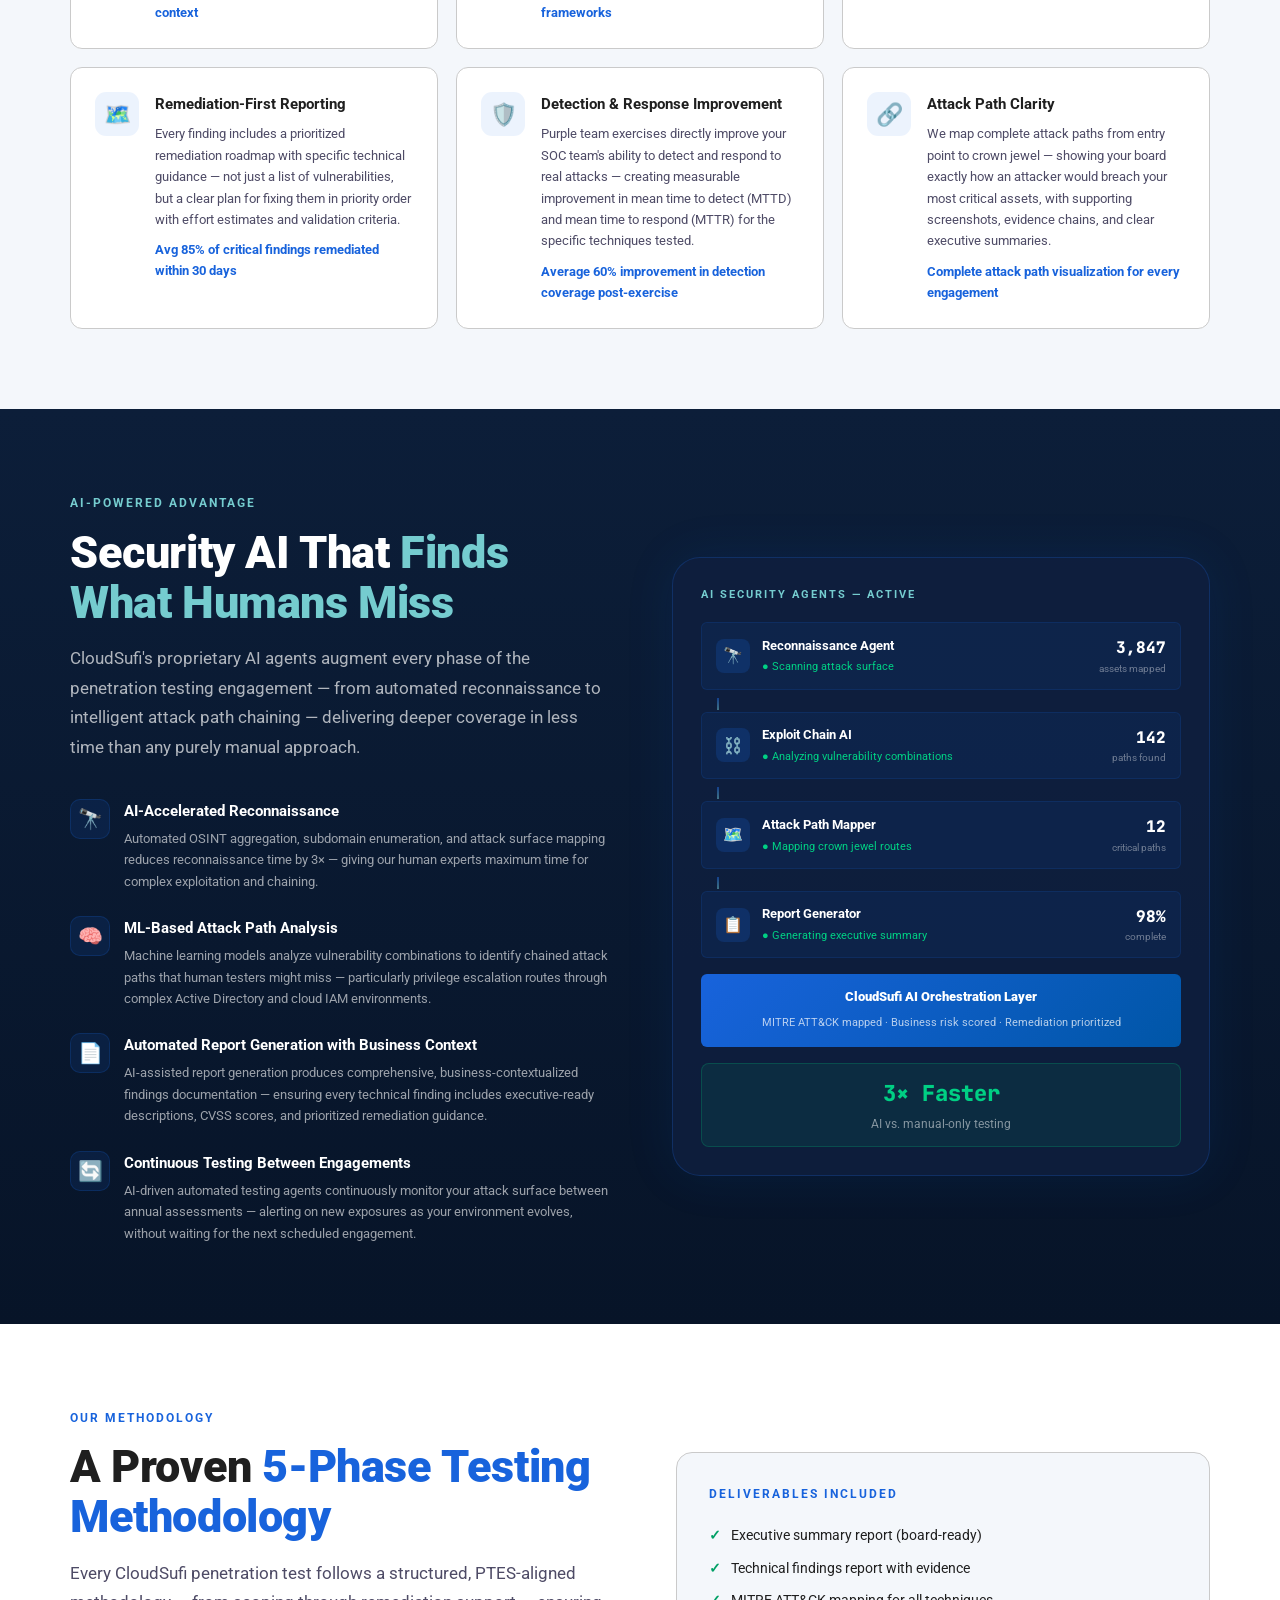
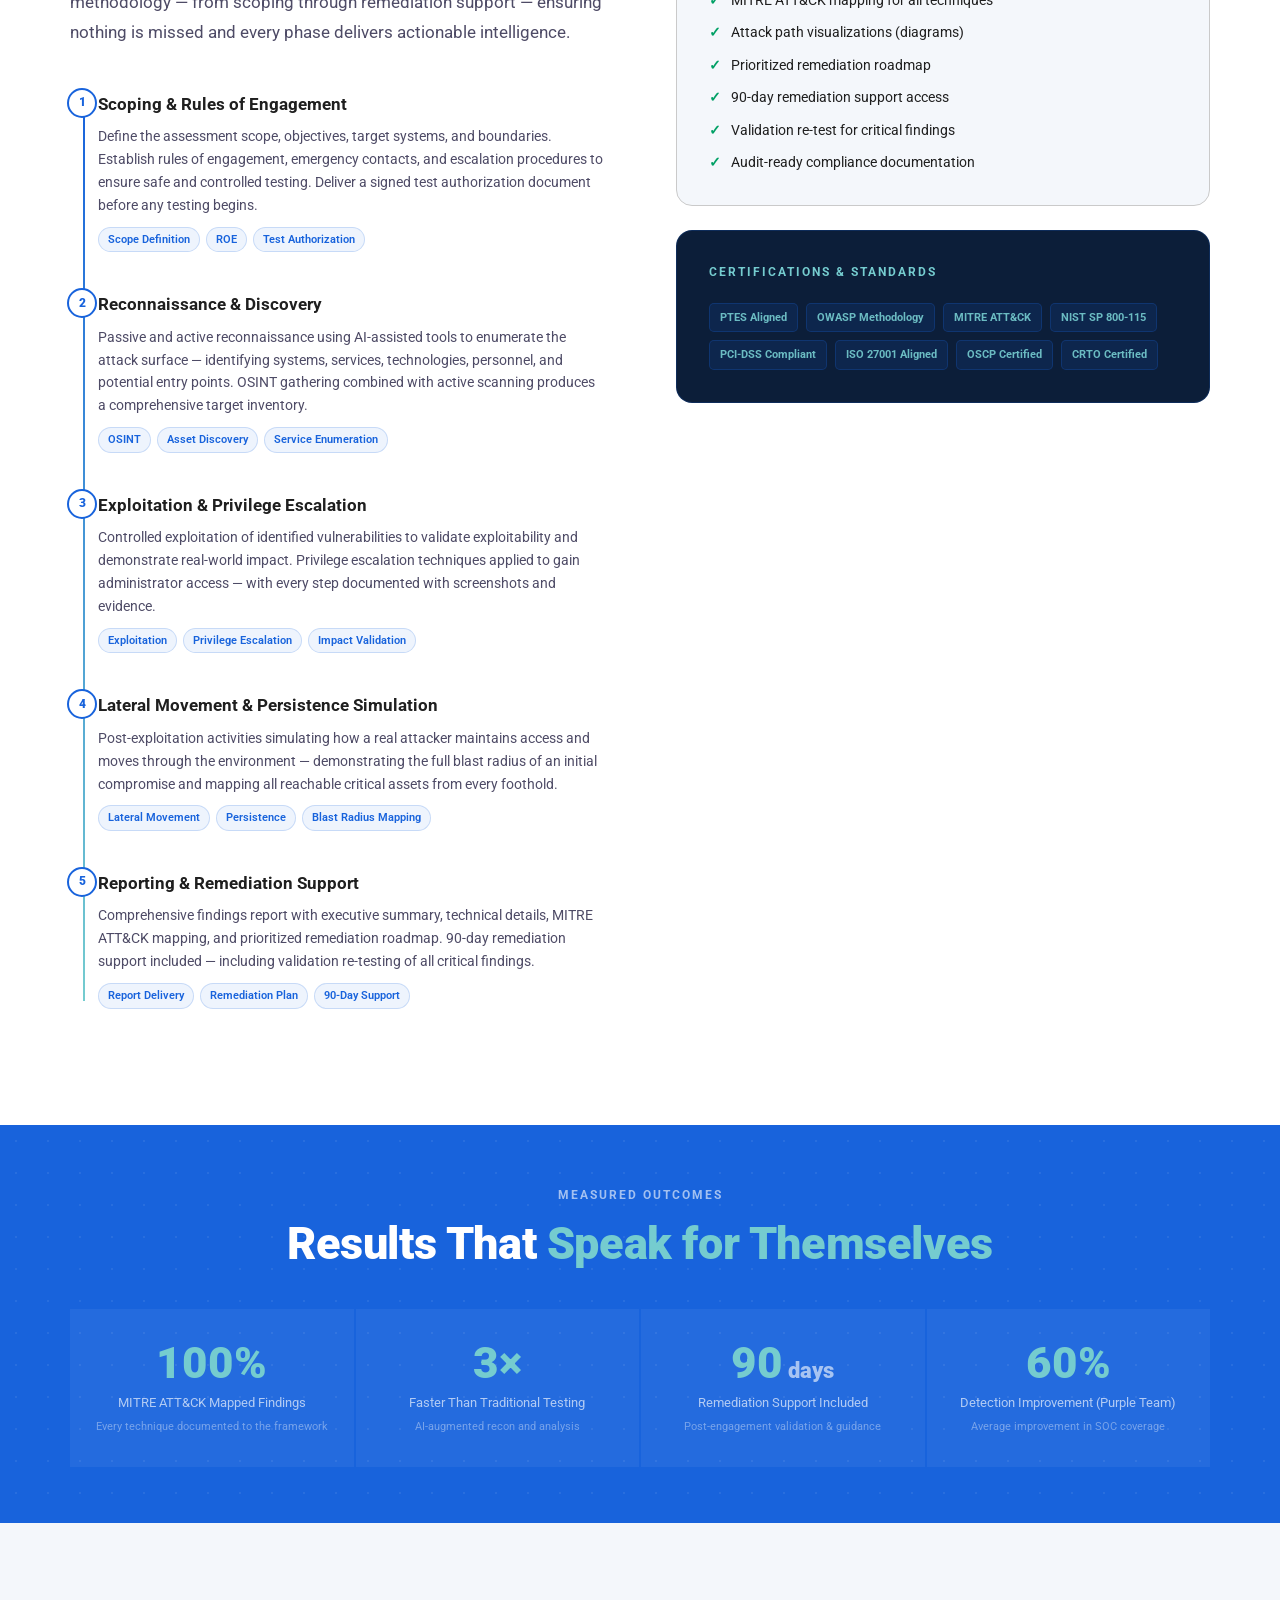
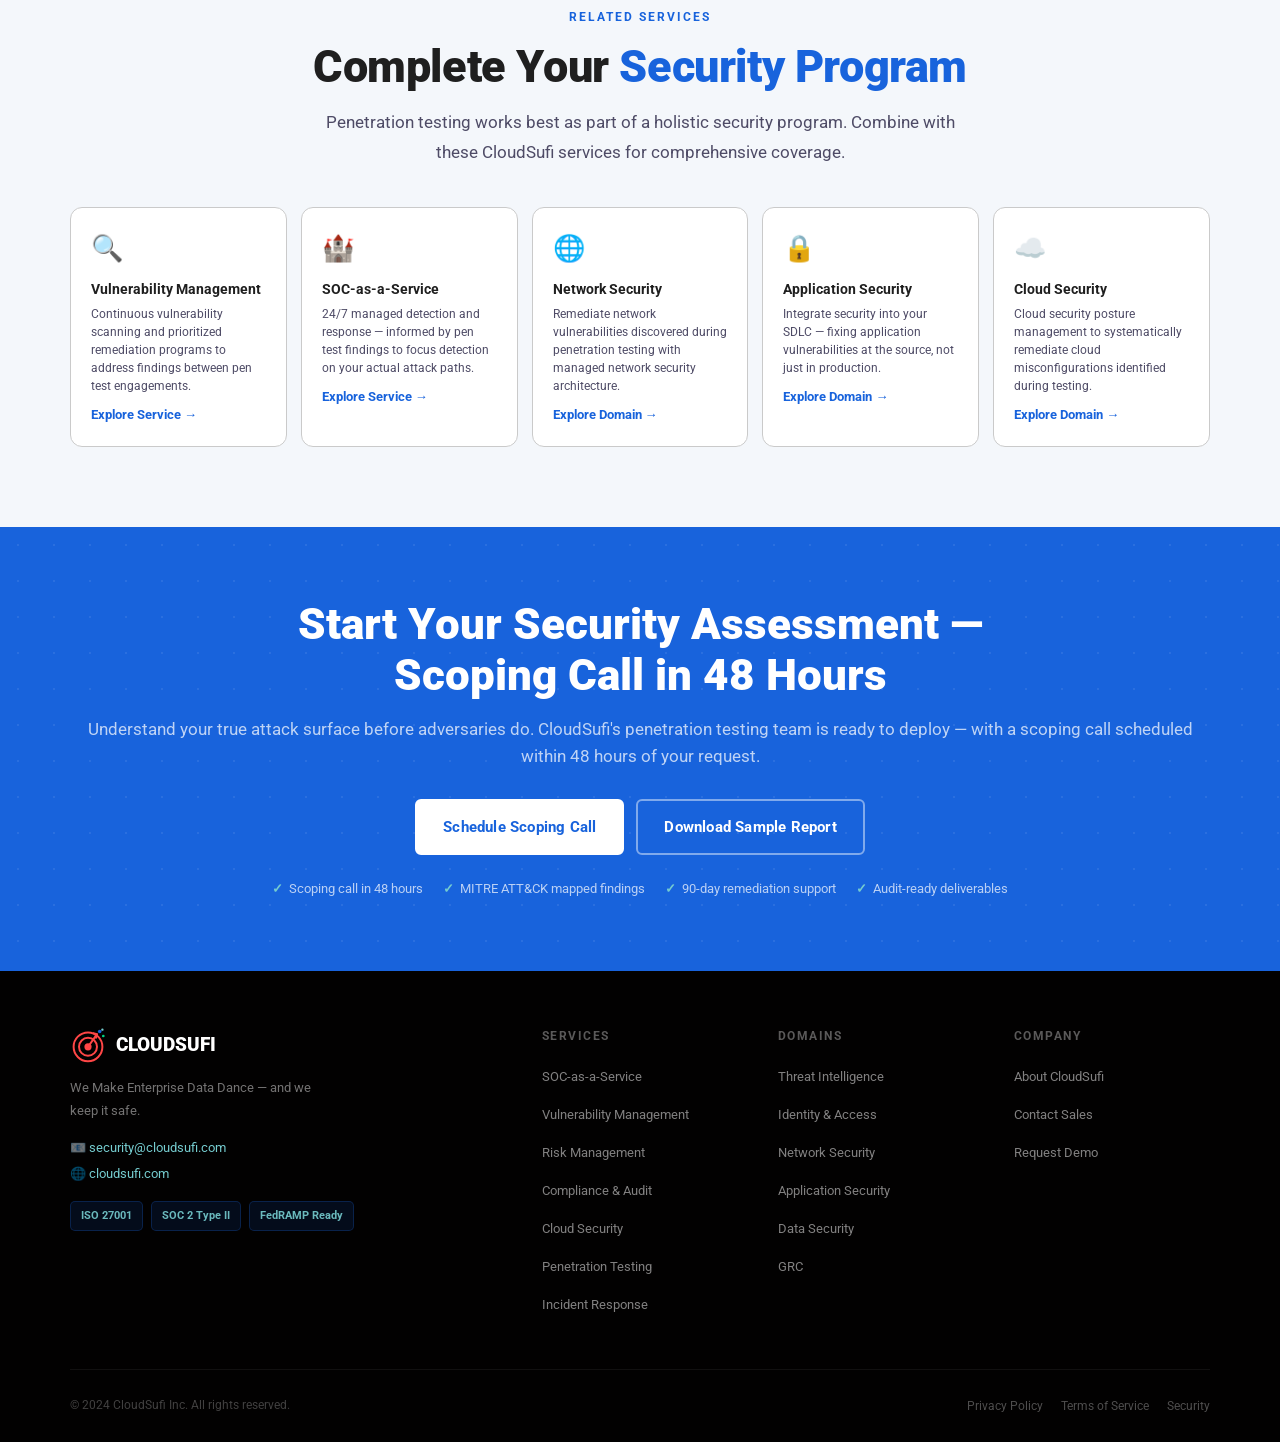
<file: pentest.html>
<!DOCTYPE html><html lang="en"><head>
<meta charset="UTF-8"/><meta name="viewport" content="width=device-width,initial-scale=1.0"/>
<title>Penetration Testing &amp; Red Team | CloudSufi InfoSec</title>
<link rel="preconnect" href="https://fonts.googleapis.com"/>
<link rel="preconnect" href="https://fonts.gstatic.com" crossorigin/>
<link href="https://fonts.googleapis.com/css2?family=Roboto:wght@300;400;500;700;900&family=JetBrains+Mono:wght@400;500&display=swap" rel="stylesheet"/>
<link rel="stylesheet" href="shared.css"/>
</head><body>

<!-- TOP BANNER -->
<div class="top-banner"><div class="container"><p>🔒 CloudSufi AI Security Agents — 48-hour deployment. <a href="index.html">Learn more →</a></p></div></div>

<!-- NAV -->
<nav class="nav"><div class="container"><div class="nav-inner">
  <a href="index.html" class="nav-logo">
    <svg class="logo-icon" width="40" height="40" viewBox="0 0 40 40" fill="none"><circle cx="20" cy="22" r="16" stroke="#FF4646" stroke-width="2.5"/><circle cx="20" cy="22" r="10" stroke="#FF4646" stroke-width="2.5"/><circle cx="20" cy="22" r="4" fill="#FF4646"/><line x1="20" y1="22" x2="30" y2="8" stroke="#FF4646" stroke-width="2.5" stroke-linecap="round"/><polyline points="26,7 30,8 29,12" stroke="#FF4646" stroke-width="2.5" stroke-linecap="round" stroke-linejoin="round"/><circle cx="33" cy="5" r="2.2" fill="#1863DC"/><circle cx="37" cy="10" r="1.6" fill="#00D084"/><circle cx="36" cy="3" r="1.4" fill="#75CCCF"/></svg>
    <span class="logo-wordmark">CLOUD<span>SUFI</span></span>
  </a>
  <div class="nav-links"><a href="index.html">Home</a><a href="index.html#services">Services</a><a href="index.html#domains">Domains</a><a href="index.html#contact">Contact</a></div>
  <div class="nav-cta">
    <a href="index.html#contact" class="btn btn-outline-blue" style="padding:10px 20px;font-size:13px;">Schedule Demo</a>
    <a href="index.html#contact" class="btn btn-primary" style="padding:10px 20px;font-size:13px;">Free Assessment</a>
  
    <button class="nav-hamburger" id="navHamburger" aria-label="Toggle navigation menu" aria-expanded="false"><span></span><span></span><span></span></button>
</div></div>
  <div class="nav-mobile" id="navMobile">
    <a href="index.html">Home</a>
    <a href="index.html#services">Services</a>
    <a href="index.html#domains">All Domains</a>
    <a href="index.html#ai-twin">AI Digital Twin</a>
    <a href="index.html#comparison">Compare</a>
    <a href="index.html#contact">Contact</a>
    <div class="nm-cta">
      <a href="index.html#contact" class="btn btn-outline-blue">Schedule Demo</a>
      <a href="index.html#contact" class="btn btn-primary">Free Assessment</a>
    </div>
  </div>
</nav>

<!-- BREADCRUMB -->
<div class="breadcrumb"><div class="container">
  <div class="breadcrumb-inner">
    <a href="index.html">Home</a>
    <span class="breadcrumb-sep">›</span>
    <a href="index.html#services">InfoSec Services</a>
    <span class="breadcrumb-sep">›</span>
    <span>Penetration Testing &amp; Red Team</span>
  </div>
</div></div>

<!-- HERO -->
<section class="domain-hero">
  <div class="hero-orb orb-1"></div>
  <div class="hero-orb orb-2"></div>
  <div class="container">
    <div class="hero-body">
      <div class="hero-eyebrow"><span class="pulse"></span>Offensive Security</div>
      <div class="hero-icon-wrap">🔬</div>
      <h1 class="h1">AI-Assisted Penetration Testing —<br/>Think Like an Attacker. Defend Like a Guardian.</h1>
      <p class="hero-desc">CloudSufi's offensive security team combines elite human expertise with AI-assisted tools to simulate sophisticated real-world attacks — identifying vulnerabilities before malicious actors exploit them. Every engagement is scoped to your environment, mapped to MITRE ATT&amp;CK, and delivered with a prioritized remediation roadmap.</p>
      <div class="hero-actions">
        <a href="index.html#contact" class="btn btn-primary">Start Your Assessment</a>
        <a href="#what-we-provide" class="btn btn-outline-white">Explore Services</a>
      </div>
      <div class="hero-stats">
        <div class="hero-stat">
          <div class="stat-num"><em>MITRE</em></div>
          <div class="stat-lbl">ATT&amp;CK Aligned</div>
        </div>
        <div class="hero-stat">
          <div class="stat-num"><em>4</em></div>
          <div class="stat-lbl">Domains: Network / App / Cloud / Social</div>
        </div>
        <div class="hero-stat">
          <div class="stat-num"><em>3×</em></div>
          <div class="stat-lbl">Faster Than Manual Testing</div>
        </div>
        <div class="hero-stat">
          <div class="stat-num"><em>100%</em></div>
          <div class="stat-lbl">Detailed Remediation Roadmap</div>
        </div>
      </div>
    </div>
  </div>
</section>

<!-- CHALLENGE -->
<section class="section challenge-section">
  <div class="container">
    <div class="challenge-grid">
      <div>
        <div class="label">The Challenge</div>
        <h2 class="h2">Why Traditional Penetration Testing <em>Fails Modern Organizations</em></h2>
        <p class="sub">Annual checkbox tests and surface-level scans no longer reflect the sophistication of today's adversaries. Your attack surface evolves daily — your testing program must keep pace.</p>
        <div class="challenge-points">
          <div class="challenge-point reveal">
            <div class="cp-icon">📅</div>
            <div>
              <div class="cp-title">Annual Checkbox Testing</div>
              <div class="cp-desc">Point-in-time penetration tests completed once a year become stale within weeks. Your attack surface changes daily — new applications, new cloud services, new employees — but your test doesn't. Attackers don't wait for your annual testing window.</div>
            </div>
          </div>
          <div class="challenge-point reveal">
            <div class="cp-icon">🔍</div>
            <div>
              <div class="cp-title">Surface-Level Coverage</div>
              <div class="cp-desc">Many penetration tests focus on low-hanging fruit — known CVEs and simple misconfigurations. Sophisticated attackers chain multiple low-risk findings into critical attack paths that surface-level testing never finds. The real risk lives in the combinations, not individual vulnerabilities.</div>
            </div>
          </div>
          <div class="challenge-point reveal">
            <div class="cp-icon">📋</div>
            <div>
              <div class="cp-title">Findings Without Context</div>
              <div class="cp-desc">A list of vulnerabilities means nothing without business context. Which findings represent actual material risk? What is the real-world impact of each finding? Most reports don't answer these questions — leaving security teams overwhelmed and executives uninformed.</div>
            </div>
          </div>
          <div class="challenge-point reveal">
            <div class="cp-icon">🔗</div>
            <div>
              <div class="cp-title">Testing Disconnect from Defense</div>
              <div class="cp-desc">Traditional pen tests happen in isolation from the security team. There's no feedback loop to improve your detection and response capabilities based on what attackers actually do — creating a permanent blind spot between offense and defense.</div>
            </div>
          </div>
        </div>
      </div>
      <div class="challenge-visual reveal">
        <div class="cv-label">Industry Reality Check</div>
        <div class="cv-stat">
          <div>
            <div class="cv-val">77%</div>
            <div class="cv-lbl">of orgs tested had at least one exploitable critical finding</div>
          </div>
          <div class="cv-bad">CRITICAL</div>
        </div>
        <div class="cv-stat">
          <div>
            <div class="cv-val">60%</div>
            <div class="cv-lbl">of findings remain unremediated after 6 months</div>
          </div>
          <div class="cv-bad">HIGH RISK</div>
        </div>
        <div class="cv-stat">
          <div>
            <div class="cv-val">3 wks</div>
            <div class="cv-lbl">avg time for traditional pen test (we do it in days)</div>
          </div>
          <div class="cv-bad">SLOW</div>
        </div>
        <div class="cv-stat">
          <div>
            <div class="cv-val">40%</div>
            <div class="cv-lbl">of attacks chain multiple medium-risk vulnerabilities</div>
          </div>
          <div class="cv-bad">MISSED</div>
        </div>
        <div style="margin-top:20px;padding:16px;background:rgba(255,70,70,0.08);border:1px solid rgba(255,70,70,0.2);border-radius:8px;">
          <div style="font-size:12px;color:rgba(255,255,255,0.5);text-transform:uppercase;letter-spacing:1px;margin-bottom:8px;">CloudSufi Difference</div>
          <div style="font-size:13px;color:rgba(255,255,255,0.7);line-height:1.6;">AI-augmented testing finds 3× more attack paths. 100% of findings include business risk context and a prioritized remediation plan — not just a vulnerability dump.</div>
        </div>
      </div>
    </div>
  </div>
</section>

<!-- WHAT WE PROVIDE -->
<section class="section provide-section" id="what-we-provide">
  <div class="container">
    <div class="text-center" style="margin-bottom:48px;">
      <div class="label">What We Provide</div>
      <h2 class="h2">Full-Spectrum Offensive Security <em>Services</em></h2>
      <p class="sub sub-center">From targeted web application assessments to full-scope nation-state-level red team engagements — CloudSufi's offensive security capabilities cover every vector, every environment, every threat actor profile.</p>
    </div>
    <div class="provide-grid">

      <div class="provide-card reveal">
        <div class="provide-icon">🌐</div>
        <div class="provide-title">Network &amp; Infrastructure Penetration Testing</div>
        <div class="provide-desc">Comprehensive assessment of external and internal network infrastructure — perimeter, internal networks, wireless, VoIP, and network devices — using the same tools and techniques as real attackers. We test what is reachable, exploitable, and pivotable from every network position.</div>
        <ul class="provide-list">
          <li>External attack surface testing and perimeter exploitation</li>
          <li>Internal network lateral movement and pivot chains</li>
          <li>Wireless network security testing (WPA2, WPA3, WPS)</li>
          <li>Network device configuration review and exploitation</li>
          <li>VPN and remote access security testing</li>
        </ul>
      </div>

      <div class="provide-card reveal">
        <div class="provide-icon">🕸️</div>
        <div class="provide-title">Web Application &amp; API Testing</div>
        <div class="provide-desc">In-depth manual and automated testing of web applications and APIs against OWASP Top 10 and beyond — including business logic flaws that automated scanners cannot detect. Every authentication flow, session management mechanism, and data handling pathway is examined by experienced application security engineers.</div>
        <ul class="provide-list">
          <li>OWASP Top 10 testing (injection, XSS, IDOR, and beyond)</li>
          <li>Business logic vulnerability and abuse-case testing</li>
          <li>Authentication and session management analysis</li>
          <li>API security testing (REST / GraphQL / SOAP / gRPC)</li>
          <li>Server-side request forgery (SSRF) and SSTI testing</li>
        </ul>
      </div>

      <div class="provide-card reveal">
        <div class="provide-icon">☁️</div>
        <div class="provide-title">Cloud Infrastructure Testing</div>
        <div class="provide-desc">Security assessment of your cloud environment — misconfiguration exploitation, privilege escalation paths, IAM permission abuse, and cloud-native attack techniques in AWS, Azure, and GCP. We test how an attacker with minimal cloud access could escalate to administrator and exfiltrate sensitive data.</div>
        <ul class="provide-list">
          <li>Cloud misconfiguration exploitation (public buckets, open APIs)</li>
          <li>IAM privilege escalation path testing</li>
          <li>Serverless and container security testing (Lambda, ECS, GKE)</li>
          <li>Cloud storage exposure and data exfiltration testing</li>
          <li>Cross-account attack simulation and lateral movement</li>
        </ul>
      </div>

      <div class="provide-card reveal">
        <div class="provide-icon">🎯</div>
        <div class="provide-title">Red Team Engagement</div>
        <div class="provide-desc">Full-scope adversary simulation exercises that test your people, processes, and technology holistically — simulating a sophisticated, nation-state-level threat actor over weeks or months. Red team engagements go beyond finding vulnerabilities to answering the question: "Can an attacker reach our crown jewels?"</div>
        <ul class="provide-list">
          <li>Multi-stage, multi-vector attack simulation</li>
          <li>Physical security testing and facility access attempts</li>
          <li>Supply chain attack simulation (third-party, software)</li>
          <li>C2 infrastructure, persistence, and evasion testing</li>
          <li>Full kill chain execution from initial access to exfiltration</li>
        </ul>
      </div>

      <div class="provide-card reveal">
        <div class="provide-icon">🎭</div>
        <div class="provide-title">Social Engineering &amp; Phishing</div>
        <div class="provide-desc">Targeted phishing campaigns, vishing (voice phishing), and physical social engineering exercises that measure your employees' security awareness and your detection capabilities. Human vulnerability is the most exploited attack vector — we measure and help you close these gaps systematically.</div>
        <ul class="provide-list">
          <li>Spear-phishing and mass phishing campaigns</li>
          <li>Vishing (phone-based) social engineering attacks</li>
          <li>Pretexting and impersonation exercises</li>
          <li>Physical access attempts and tailgating simulation</li>
          <li>Security awareness measurement and reporting</li>
        </ul>
      </div>

      <div class="provide-card reveal">
        <div class="provide-icon">🟣</div>
        <div class="provide-title">Purple Team Exercises</div>
        <div class="provide-desc">Collaborative exercises that run offensive attack scenarios while your SOC team defends — identifying detection gaps, improving response playbooks, and building joint security capabilities. Purple teaming transforms adversarial knowledge into defensive improvement, creating a continuous learning loop between offense and defense.</div>
        <ul class="provide-list">
          <li>Coordinated attack and defense exercises with real-time feedback</li>
          <li>Detection rule gap identification and tuning</li>
          <li>Playbook testing, validation, and improvement</li>
          <li>MITRE ATT&amp;CK coverage mapping and gap analysis</li>
          <li>Joint lessons learned sessions and improvement roadmaps</li>
        </ul>
      </div>

    </div>
  </div>
</section>

<!-- CAPABILITIES / TOOLS -->
<section class="section cap-section">
  <div class="container">
    <div class="text-center" style="margin-bottom:48px;">
      <div class="label">Tools &amp; Capabilities</div>
      <h2 class="h2">Industry-Leading <em>Offensive Security Toolchain</em></h2>
      <p class="sub sub-center">Our engineers are certified operators of the same commercial and open-source tools used by nation-state adversaries — augmented by proprietary AI-assisted exploit chaining and reconnaissance automation.</p>
    </div>
    <div class="cap-grid">
      <div class="cap-item reveal">
        <div class="cap-icon">🎯</div>
        <div class="cap-name">Cobalt Strike</div>
        <div class="cap-sub">C2 framework &amp; red team operations</div>
      </div>
      <div class="cap-item reveal">
        <div class="cap-icon">💥</div>
        <div class="cap-name">Metasploit Framework</div>
        <div class="cap-sub">Exploitation &amp; post-exploitation</div>
      </div>
      <div class="cap-item reveal">
        <div class="cap-icon">🕷️</div>
        <div class="cap-name">Burp Suite Pro</div>
        <div class="cap-sub">Web application security testing</div>
      </div>
      <div class="cap-item reveal">
        <div class="cap-icon">🔓</div>
        <div class="cap-name">OWASP ZAP</div>
        <div class="cap-sub">Automated web vulnerability scanning</div>
      </div>
      <div class="cap-item reveal">
        <div class="cap-icon">🩸</div>
        <div class="cap-name">BloodHound / SharpHound</div>
        <div class="cap-sub">Active Directory attack path mapping</div>
      </div>
      <div class="cap-item reveal">
        <div class="cap-icon">🗺️</div>
        <div class="cap-name">Nmap / Masscan</div>
        <div class="cap-sub">Network discovery &amp; port scanning</div>
      </div>
      <div class="cap-item reveal">
        <div class="cap-icon">⚡</div>
        <div class="cap-name">Nuclei</div>
        <div class="cap-sub">Fast, template-based vulnerability scanning</div>
      </div>
      <div class="cap-item reveal">
        <div class="cap-icon">🤖</div>
        <div class="cap-name">AI Exploit Chaining</div>
        <div class="cap-sub">Proprietary ML-based attack path analysis</div>
      </div>
      <div class="cap-item reveal">
        <div class="cap-icon">☁️</div>
        <div class="cap-name">ScoutSuite</div>
        <div class="cap-sub">Multi-cloud security auditing &amp; testing</div>
      </div>
      <div class="cap-item reveal">
        <div class="cap-icon">🏕️</div>
        <div class="cap-name">Prowler</div>
        <div class="cap-sub">AWS / GCP / Azure security assessment</div>
      </div>
    </div>
  </div>
</section>

<!-- BENEFITS -->
<section class="section benefits-section">
  <div class="container">
    <div class="text-center" style="margin-bottom:48px;">
      <div class="label">Business Benefits</div>
      <h2 class="h2">Why Organizations Choose <em>CloudSufi Pen Testing</em></h2>
      <p class="sub sub-center">Every engagement delivers measurable security improvement — not just a report. CloudSufi's penetration testing program produces outcomes your CISO, board, and auditors can act on.</p>
    </div>
    <div class="benefits-grid">

      <div class="benefit-card reveal">
        <div class="benefit-icon">🎯</div>
        <div>
          <div class="benefit-title">Real-World Risk Validation</div>
          <div class="benefit-desc">Know which vulnerabilities represent genuine material risk to your business — with business impact analysis and exploitability evidence included in every finding. No more prioritization paralysis from undifferentiated vulnerability lists.</div>
          <span class="benefit-metric">100% of findings include business risk context</span>
        </div>
      </div>

      <div class="benefit-card reveal">
        <div class="benefit-icon">✅</div>
        <div>
          <div class="benefit-title">Compliance Requirement Fulfillment</div>
          <div class="benefit-desc">PCI-DSS, ISO 27001, SOC 2, and HIPAA all require penetration testing. CloudSufi delivers audit-ready penetration test reports that satisfy regulatory requirements — with auditor-friendly formatting and attestation support included.</div>
          <span class="benefit-metric">Compliant reports for 6+ major regulatory frameworks</span>
        </div>
      </div>

      <div class="benefit-card reveal">
        <div class="benefit-icon">⚡</div>
        <div>
          <div class="benefit-title">Faster, More Comprehensive Testing</div>
          <div class="benefit-desc">AI-assisted tools complete reconnaissance and vulnerability discovery 3× faster than manual methods — allowing our human experts to focus time on sophisticated attack chain analysis that matters and differentiates the engagement.</div>
          <span class="benefit-metric">3× faster testing with AI augmentation</span>
        </div>
      </div>

      <div class="benefit-card reveal">
        <div class="benefit-icon">🗺️</div>
        <div>
          <div class="benefit-title">Remediation-First Reporting</div>
          <div class="benefit-desc">Every finding includes a prioritized remediation roadmap with specific technical guidance — not just a list of vulnerabilities, but a clear plan for fixing them in priority order with effort estimates and validation criteria.</div>
          <span class="benefit-metric">Avg 85% of critical findings remediated within 30 days</span>
        </div>
      </div>

      <div class="benefit-card reveal">
        <div class="benefit-icon">🛡️</div>
        <div>
          <div class="benefit-title">Detection &amp; Response Improvement</div>
          <div class="benefit-desc">Purple team exercises directly improve your SOC team's ability to detect and respond to real attacks — creating measurable improvement in mean time to detect (MTTD) and mean time to respond (MTTR) for the specific techniques tested.</div>
          <span class="benefit-metric">Average 60% improvement in detection coverage post-exercise</span>
        </div>
      </div>

      <div class="benefit-card reveal">
        <div class="benefit-icon">🔗</div>
        <div>
          <div class="benefit-title">Attack Path Clarity</div>
          <div class="benefit-desc">We map complete attack paths from entry point to crown jewel — showing your board exactly how an attacker would breach your most critical assets, with supporting screenshots, evidence chains, and clear executive summaries.</div>
          <span class="benefit-metric">Complete attack path visualization for every engagement</span>
        </div>
      </div>

    </div>
  </div>
</section>

<!-- AI ADVANTAGE -->
<section class="section ai-section">
  <div class="container">
    <div class="ai-layout">
      <div>
        <div class="label label-light">AI-Powered Advantage</div>
        <h2 class="h2 h2-white">Security AI That <em>Finds What Humans Miss</em></h2>
        <p class="sub sub-white" style="margin-bottom:36px;">CloudSufi's proprietary AI agents augment every phase of the penetration testing engagement — from automated reconnaissance to intelligent attack path chaining — delivering deeper coverage in less time than any purely manual approach.</p>
        <div class="ai-points">
          <div class="ai-point">
            <div class="ai-point-icon">🔭</div>
            <div>
              <div class="ai-point-title">AI-Accelerated Reconnaissance</div>
              <div class="ai-point-desc">Automated OSINT aggregation, subdomain enumeration, and attack surface mapping reduces reconnaissance time by 3× — giving our human experts maximum time for complex exploitation and chaining.</div>
            </div>
          </div>
          <div class="ai-point">
            <div class="ai-point-icon">🧠</div>
            <div>
              <div class="ai-point-title">ML-Based Attack Path Analysis</div>
              <div class="ai-point-desc">Machine learning models analyze vulnerability combinations to identify chained attack paths that human testers might miss — particularly privilege escalation routes through complex Active Directory and cloud IAM environments.</div>
            </div>
          </div>
          <div class="ai-point">
            <div class="ai-point-icon">📄</div>
            <div>
              <div class="ai-point-title">Automated Report Generation with Business Context</div>
              <div class="ai-point-desc">AI-assisted report generation produces comprehensive, business-contextualized findings documentation — ensuring every technical finding includes executive-ready descriptions, CVSS scores, and prioritized remediation guidance.</div>
            </div>
          </div>
          <div class="ai-point">
            <div class="ai-point-icon">🔄</div>
            <div>
              <div class="ai-point-title">Continuous Testing Between Engagements</div>
              <div class="ai-point-desc">AI-driven automated testing agents continuously monitor your attack surface between annual assessments — alerting on new exposures as your environment evolves, without waiting for the next scheduled engagement.</div>
            </div>
          </div>
        </div>
      </div>
      <div class="ai-panel reveal">
        <div class="ai-panel-label">AI Security Agents — Active</div>
        <div class="ai-row">
          <div class="ai-row-icon">🔭</div>
          <div>
            <div class="ai-row-name">Reconnaissance Agent</div>
            <div class="ai-row-status">● Scanning attack surface</div>
          </div>
          <div class="ai-row-val"><div class="v">3,847</div><div class="l">assets mapped</div></div>
        </div>
        <div class="ai-divider"></div>
        <div class="ai-row">
          <div class="ai-row-icon">⛓️</div>
          <div>
            <div class="ai-row-name">Exploit Chain AI</div>
            <div class="ai-row-status">● Analyzing vulnerability combinations</div>
          </div>
          <div class="ai-row-val"><div class="v">142</div><div class="l">paths found</div></div>
        </div>
        <div class="ai-divider"></div>
        <div class="ai-row">
          <div class="ai-row-icon">🗺️</div>
          <div>
            <div class="ai-row-name">Attack Path Mapper</div>
            <div class="ai-row-status">● Mapping crown jewel routes</div>
          </div>
          <div class="ai-row-val"><div class="v">12</div><div class="l">critical paths</div></div>
        </div>
        <div class="ai-divider"></div>
        <div class="ai-row">
          <div class="ai-row-icon">📋</div>
          <div>
            <div class="ai-row-name">Report Generator</div>
            <div class="ai-row-status">● Generating executive summary</div>
          </div>
          <div class="ai-row-val"><div class="v">98%</div><div class="l">complete</div></div>
        </div>
        <div class="ai-core" style="margin-top:16px;">
          <strong>CloudSufi AI Orchestration Layer</strong>
          <span>MITRE ATT&amp;CK mapped · Business risk scored · Remediation prioritized</span>
        </div>
        <div style="margin-top:16px;padding:12px;background:rgba(0,208,132,0.08);border:1px solid rgba(0,208,132,0.2);border-radius:8px;text-align:center;">
          <div style="font-size:22px;font-weight:900;color:#00D084;font-family:'JetBrains Mono',monospace;">3× Faster</div>
          <div style="font-size:12px;color:rgba(255,255,255,0.5);margin-top:4px;">AI vs. manual-only testing</div>
        </div>
      </div>
    </div>
  </div>
</section>

<!-- METHODOLOGY -->
<section class="section method-section">
  <div class="container">
    <div style="display:grid;grid-template-columns:1fr 1fr;gap:72px;align-items:start;">
      <div>
        <div class="label">Our Methodology</div>
        <h2 class="h2">A Proven <em>5-Phase Testing Methodology</em></h2>
        <p class="sub" style="margin-bottom:40px;">Every CloudSufi penetration test follows a structured, PTES-aligned methodology — from scoping through remediation support — ensuring nothing is missed and every phase delivers actionable intelligence.</p>
        <div class="method-steps">
          <div class="method-step">
            <div class="ms-num">1</div>
            <div>
              <div class="ms-title">Scoping &amp; Rules of Engagement</div>
              <div class="ms-desc">Define the assessment scope, objectives, target systems, and boundaries. Establish rules of engagement, emergency contacts, and escalation procedures to ensure safe and controlled testing. Deliver a signed test authorization document before any testing begins.</div>
              <div class="ms-tags">
                <span class="tag">Scope Definition</span>
                <span class="tag">ROE</span>
                <span class="tag">Test Authorization</span>
              </div>
            </div>
          </div>
          <div class="method-step">
            <div class="ms-num">2</div>
            <div>
              <div class="ms-title">Reconnaissance &amp; Discovery</div>
              <div class="ms-desc">Passive and active reconnaissance using AI-assisted tools to enumerate the attack surface — identifying systems, services, technologies, personnel, and potential entry points. OSINT gathering combined with active scanning produces a comprehensive target inventory.</div>
              <div class="ms-tags">
                <span class="tag">OSINT</span>
                <span class="tag">Asset Discovery</span>
                <span class="tag">Service Enumeration</span>
              </div>
            </div>
          </div>
          <div class="method-step">
            <div class="ms-num">3</div>
            <div>
              <div class="ms-title">Exploitation &amp; Privilege Escalation</div>
              <div class="ms-desc">Controlled exploitation of identified vulnerabilities to validate exploitability and demonstrate real-world impact. Privilege escalation techniques applied to gain administrator access — with every step documented with screenshots and evidence.</div>
              <div class="ms-tags">
                <span class="tag">Exploitation</span>
                <span class="tag">Privilege Escalation</span>
                <span class="tag">Impact Validation</span>
              </div>
            </div>
          </div>
          <div class="method-step">
            <div class="ms-num">4</div>
            <div>
              <div class="ms-title">Lateral Movement &amp; Persistence Simulation</div>
              <div class="ms-desc">Post-exploitation activities simulating how a real attacker maintains access and moves through the environment — demonstrating the full blast radius of an initial compromise and mapping all reachable critical assets from every foothold.</div>
              <div class="ms-tags">
                <span class="tag">Lateral Movement</span>
                <span class="tag">Persistence</span>
                <span class="tag">Blast Radius Mapping</span>
              </div>
            </div>
          </div>
          <div class="method-step">
            <div class="ms-num">5</div>
            <div>
              <div class="ms-title">Reporting &amp; Remediation Support</div>
              <div class="ms-desc">Comprehensive findings report with executive summary, technical details, MITRE ATT&amp;CK mapping, and prioritized remediation roadmap. 90-day remediation support included — including validation re-testing of all critical findings.</div>
              <div class="ms-tags">
                <span class="tag">Report Delivery</span>
                <span class="tag">Remediation Plan</span>
                <span class="tag">90-Day Support</span>
              </div>
            </div>
          </div>
        </div>
      </div>
      <div style="padding-top:48px;">
        <div style="background:var(--cs-off-white);border:1px solid var(--cs-border);border-radius:16px;padding:32px;margin-bottom:24px;">
          <div style="font-size:12px;font-weight:700;text-transform:uppercase;letter-spacing:2px;color:var(--cs-blue);margin-bottom:20px;">Deliverables Included</div>
          <div style="display:flex;flex-direction:column;gap:10px;">
            <div style="display:flex;align-items:center;gap:10px;font-size:14px;color:var(--cs-text-dark);">
              <span style="color:#00A065;font-weight:900;">✓</span> Executive summary report (board-ready)
            </div>
            <div style="display:flex;align-items:center;gap:10px;font-size:14px;color:var(--cs-text-dark);">
              <span style="color:#00A065;font-weight:900;">✓</span> Technical findings report with evidence
            </div>
            <div style="display:flex;align-items:center;gap:10px;font-size:14px;color:var(--cs-text-dark);">
              <span style="color:#00A065;font-weight:900;">✓</span> MITRE ATT&amp;CK mapping for all techniques
            </div>
            <div style="display:flex;align-items:center;gap:10px;font-size:14px;color:var(--cs-text-dark);">
              <span style="color:#00A065;font-weight:900;">✓</span> Attack path visualizations (diagrams)
            </div>
            <div style="display:flex;align-items:center;gap:10px;font-size:14px;color:var(--cs-text-dark);">
              <span style="color:#00A065;font-weight:900;">✓</span> Prioritized remediation roadmap
            </div>
            <div style="display:flex;align-items:center;gap:10px;font-size:14px;color:var(--cs-text-dark);">
              <span style="color:#00A065;font-weight:900;">✓</span> 90-day remediation support access
            </div>
            <div style="display:flex;align-items:center;gap:10px;font-size:14px;color:var(--cs-text-dark);">
              <span style="color:#00A065;font-weight:900;">✓</span> Validation re-test for critical findings
            </div>
            <div style="display:flex;align-items:center;gap:10px;font-size:14px;color:var(--cs-text-dark);">
              <span style="color:#00A065;font-weight:900;">✓</span> Audit-ready compliance documentation
            </div>
          </div>
        </div>
        <div style="background:var(--cs-dark-bg);border:1px solid rgba(24,99,220,0.2);border-radius:16px;padding:32px;">
          <div style="font-size:12px;font-weight:700;text-transform:uppercase;letter-spacing:2px;color:var(--cs-cyan);margin-bottom:20px;">Certifications &amp; Standards</div>
          <div style="display:flex;flex-wrap:wrap;gap:8px;">
            <span class="fcert">PTES Aligned</span>
            <span class="fcert">OWASP Methodology</span>
            <span class="fcert">MITRE ATT&amp;CK</span>
            <span class="fcert">NIST SP 800-115</span>
            <span class="fcert">PCI-DSS Compliant</span>
            <span class="fcert">ISO 27001 Aligned</span>
            <span class="fcert">OSCP Certified</span>
            <span class="fcert">CRTO Certified</span>
          </div>
        </div>
      </div>
    </div>
  </div>
</section>

<!-- OUTCOMES BAND -->
<div class="outcomes-band">
  <div class="container">
    <div class="text-center" style="margin-bottom:40px;position:relative;">
      <div class="label label-white">Measured Outcomes</div>
      <h2 class="h2 h2-white">Results That <em style="color:var(--cs-cyan)">Speak for Themselves</em></h2>
    </div>
    <div class="outcomes-grid">
      <div class="outcome-cell">
        <div class="outcome-num"><span class="outcome-accent">100%</span></div>
        <div class="outcome-label">MITRE ATT&amp;CK Mapped Findings</div>
        <div class="outcome-sub">Every technique documented to the framework</div>
      </div>
      <div class="outcome-cell">
        <div class="outcome-num"><span class="outcome-accent">3×</span></div>
        <div class="outcome-label">Faster Than Traditional Testing</div>
        <div class="outcome-sub">AI-augmented recon and analysis</div>
      </div>
      <div class="outcome-cell">
        <div class="outcome-num"><span class="outcome-accent">90</span><span class="outcome-unit" style="color:rgba(255,255,255,0.6);font-size:22px;"> days</span></div>
        <div class="outcome-label">Remediation Support Included</div>
        <div class="outcome-sub">Post-engagement validation &amp; guidance</div>
      </div>
      <div class="outcome-cell">
        <div class="outcome-num"><span class="outcome-accent">60%</span></div>
        <div class="outcome-label">Detection Improvement (Purple Team)</div>
        <div class="outcome-sub">Average improvement in SOC coverage</div>
      </div>
    </div>
  </div>
</div>

<!-- RELATED SERVICES -->
<section class="section related-section">
  <div class="container">
    <div class="text-center" style="margin-bottom:40px;">
      <div class="label">Related Services</div>
      <h2 class="h2">Complete Your <em>Security Program</em></h2>
      <p class="sub sub-center">Penetration testing works best as part of a holistic security program. Combine with these CloudSufi services for comprehensive coverage.</p>
    </div>
    <div class="related-grid">
      <a href="vulnerability-management.html" class="related-card reveal">
        <div class="related-icon">🔍</div>
        <div class="related-title">Vulnerability Management</div>
        <div class="related-desc">Continuous vulnerability scanning and prioritized remediation programs to address findings between pen test engagements.</div>
        <span class="related-link">Explore Service →</span>
      </a>
      <a href="soc.html" class="related-card reveal">
        <div class="related-icon">🏰</div>
        <div class="related-title">SOC-as-a-Service</div>
        <div class="related-desc">24/7 managed detection and response — informed by pen test findings to focus detection on your actual attack paths.</div>
        <span class="related-link">Explore Service →</span>
      </a>
      <a href="network-security.html" class="related-card reveal">
        <div class="related-icon">🌐</div>
        <div class="related-title">Network Security</div>
        <div class="related-desc">Remediate network vulnerabilities discovered during penetration testing with managed network security architecture.</div>
        <span class="related-link">Explore Domain →</span>
      </a>
      <a href="appsec.html" class="related-card reveal">
        <div class="related-icon">🔒</div>
        <div class="related-title">Application Security</div>
        <div class="related-desc">Integrate security into your SDLC — fixing application vulnerabilities at the source, not just in production.</div>
        <span class="related-link">Explore Domain →</span>
      </a>
      <a href="cloud-security.html" class="related-card reveal">
        <div class="related-icon">☁️</div>
        <div class="related-title">Cloud Security</div>
        <div class="related-desc">Cloud security posture management to systematically remediate cloud misconfigurations identified during testing.</div>
        <span class="related-link">Explore Domain →</span>
      </a>
    </div>
  </div>
</section>

<!-- CTA BAND -->
<section class="cta-band">
  <div class="container">
    <div class="cta-inner">
      <div class="cta-title">Start Your Security Assessment —<br/>Scoping Call in 48 Hours</div>
      <div class="cta-desc">Understand your true attack surface before adversaries do. CloudSufi's penetration testing team is ready to deploy — with a scoping call scheduled within 48 hours of your request.</div>
      <div class="cta-actions">
        <a href="index.html#contact" class="btn btn-white">Schedule Scoping Call</a>
        <a href="index.html#contact" class="btn btn-outline-white">Download Sample Report</a>
      </div>
      <div class="cta-perks">
        <span class="cta-perk">Scoping call in 48 hours</span>
        <span class="cta-perk">MITRE ATT&amp;CK mapped findings</span>
        <span class="cta-perk">90-day remediation support</span>
        <span class="cta-perk">Audit-ready deliverables</span>
      </div>
    </div>
  </div>
</section>

<!-- FOOTER -->
<footer class="footer"><div class="container">
  <div class="footer-grid">
    <div>
      <div class="footer-brand-logo">
        <svg width="36" height="36" viewBox="0 0 40 40" fill="none"><circle cx="20" cy="22" r="16" stroke="#FF4646" stroke-width="2.2"/><circle cx="20" cy="22" r="10" stroke="#FF4646" stroke-width="2.2"/><circle cx="20" cy="22" r="4" fill="#FF4646"/><line x1="20" y1="22" x2="30" y2="8" stroke="#FF4646" stroke-width="2.2" stroke-linecap="round"/><polyline points="26,7 30,8 29,12" stroke="#FF4646" stroke-width="2.2" stroke-linecap="round" stroke-linejoin="round"/><circle cx="33" cy="5" r="2" fill="#1863DC"/><circle cx="37" cy="10" r="1.5" fill="#00D084"/><circle cx="36" cy="3" r="1.3" fill="#75CCCF"/></svg>
        <span class="footer-wordmark">CLOUDSUFI</span>
      </div>
      <p class="footer-tagline">We Make Enterprise Data Dance — and we keep it safe.</p>
      <div class="footer-contact-item">📧 <a href="mailto:security@cloudsufi.com">security@cloudsufi.com</a></div>
      <div class="footer-contact-item">🌐 <a href="https://cloudsufi.com">cloudsufi.com</a></div>
      <div class="footer-certs"><span class="fcert">ISO 27001</span><span class="fcert">SOC 2 Type II</span><span class="fcert">FedRAMP Ready</span></div>
    </div>
    <div><div class="footer-h">Services</div><ul class="footer-links"><li><a href="soc.html">SOC-as-a-Service</a></li><li><a href="vulnerability-management.html">Vulnerability Management</a></li><li><a href="risk-management.html">Risk Management</a></li><li><a href="grc.html">Compliance &amp; Audit</a></li><li><a href="cloud-security.html">Cloud Security</a></li><li><a href="pentest.html">Penetration Testing</a></li><li><a href="incident-response.html">Incident Response</a></li></ul></div>
    <div><div class="footer-h">Domains</div><ul class="footer-links"><li><a href="threat-intelligence.html">Threat Intelligence</a></li><li><a href="iam.html">Identity &amp; Access</a></li><li><a href="network-security.html">Network Security</a></li><li><a href="appsec.html">Application Security</a></li><li><a href="data-security.html">Data Security</a></li><li><a href="grc.html">GRC</a></li></ul></div>
    <div><div class="footer-h">Company</div><ul class="footer-links"><li><a href="https://cloudsufi.com/about">About CloudSufi</a></li><li><a href="index.html#contact">Contact Sales</a></li><li><a href="index.html#contact">Request Demo</a></li></ul></div>
  </div>
  <div class="footer-bottom">
    <div class="footer-copy">&copy; 2024 CloudSufi Inc. All rights reserved.</div>
    <div class="footer-bottom-links"><a href="#">Privacy Policy</a><a href="#">Terms of Service</a><a href="#">Security</a></div>
  </div>
</div></footer>
<script src="shared.js"></script>
</body></html>
</file>
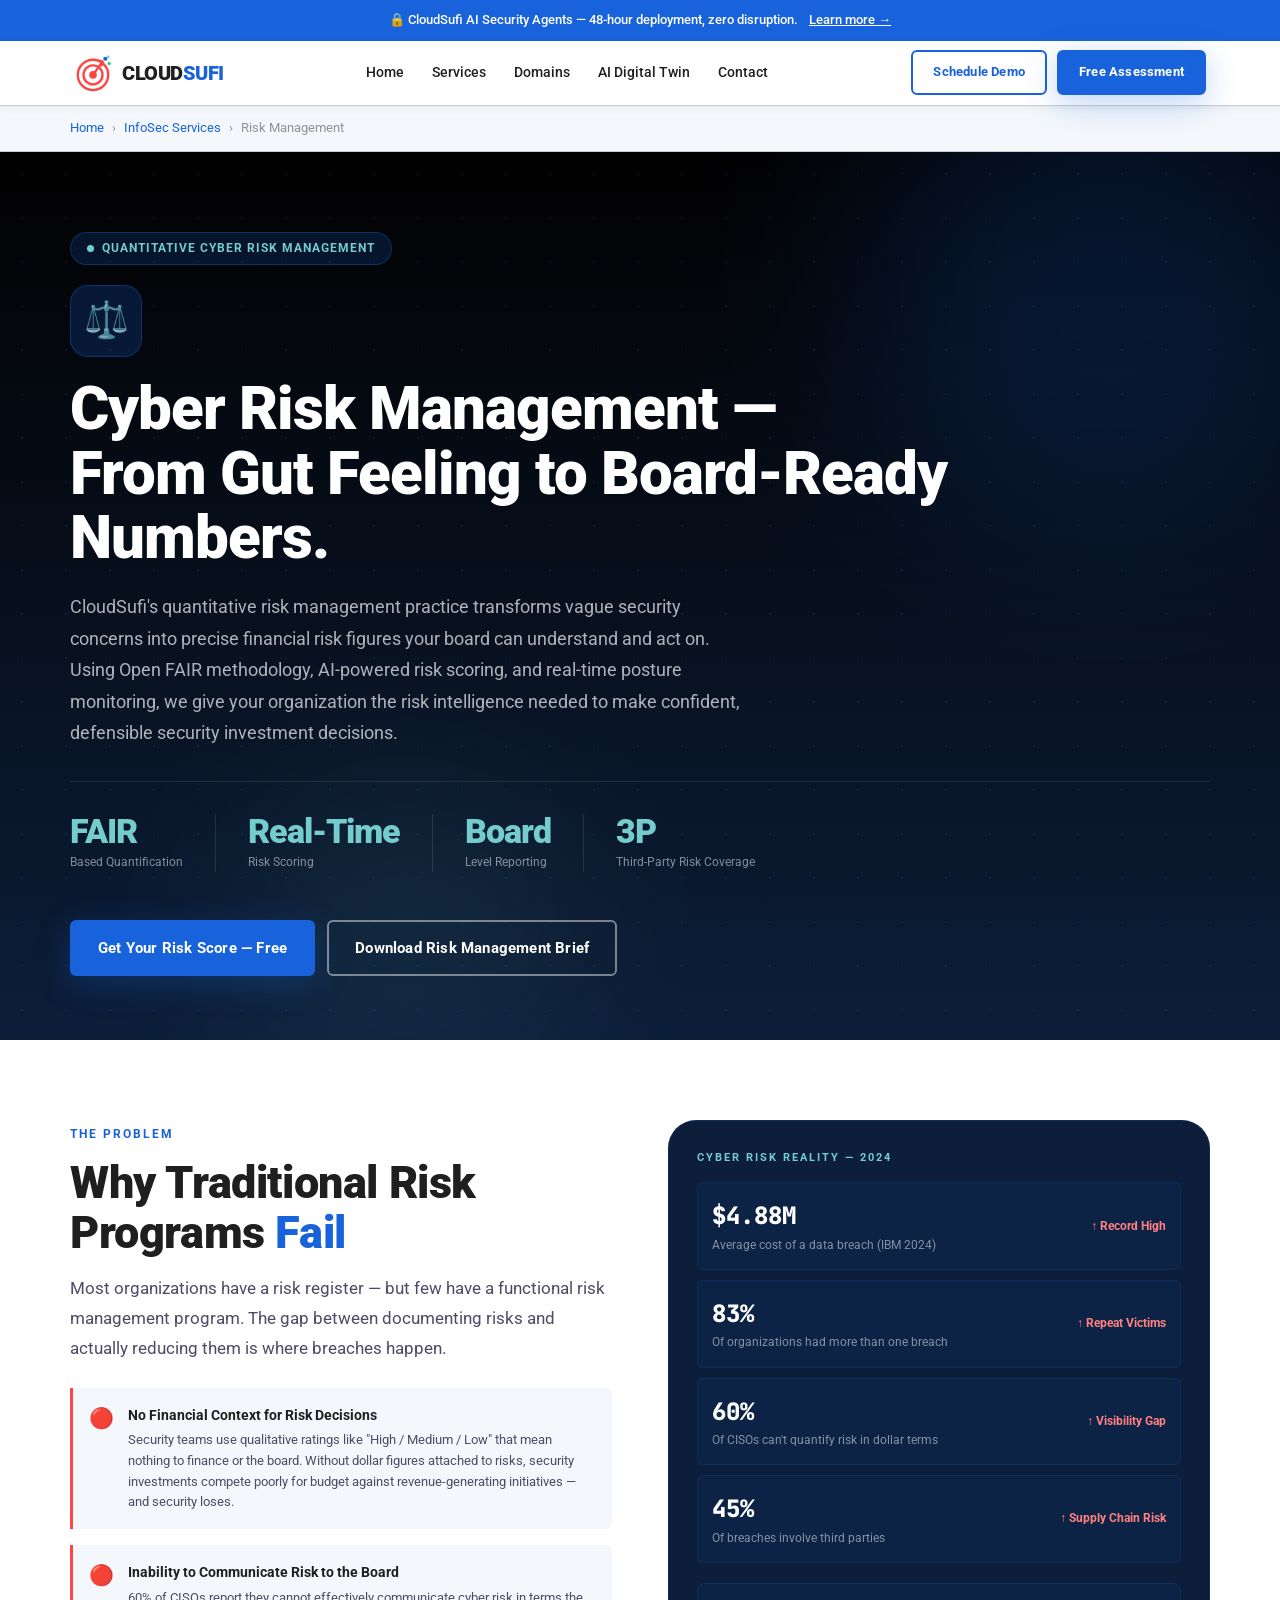
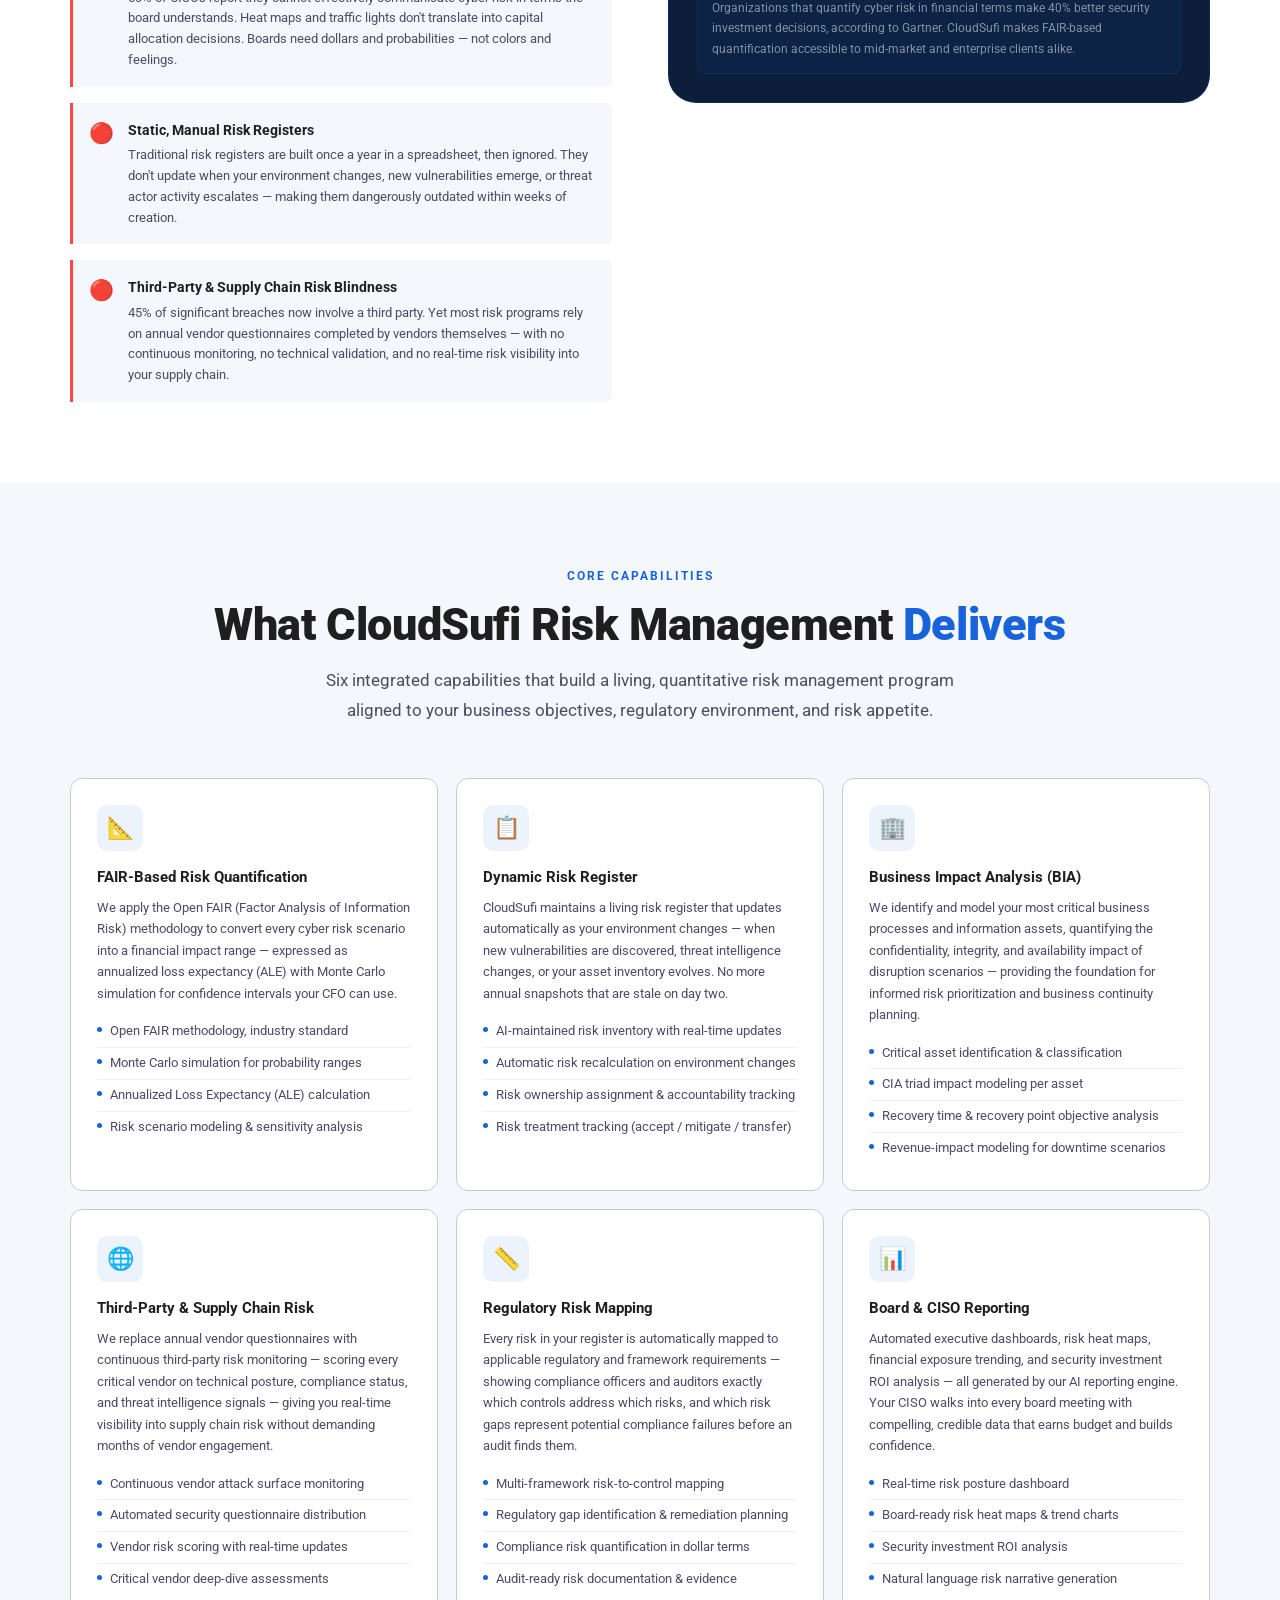
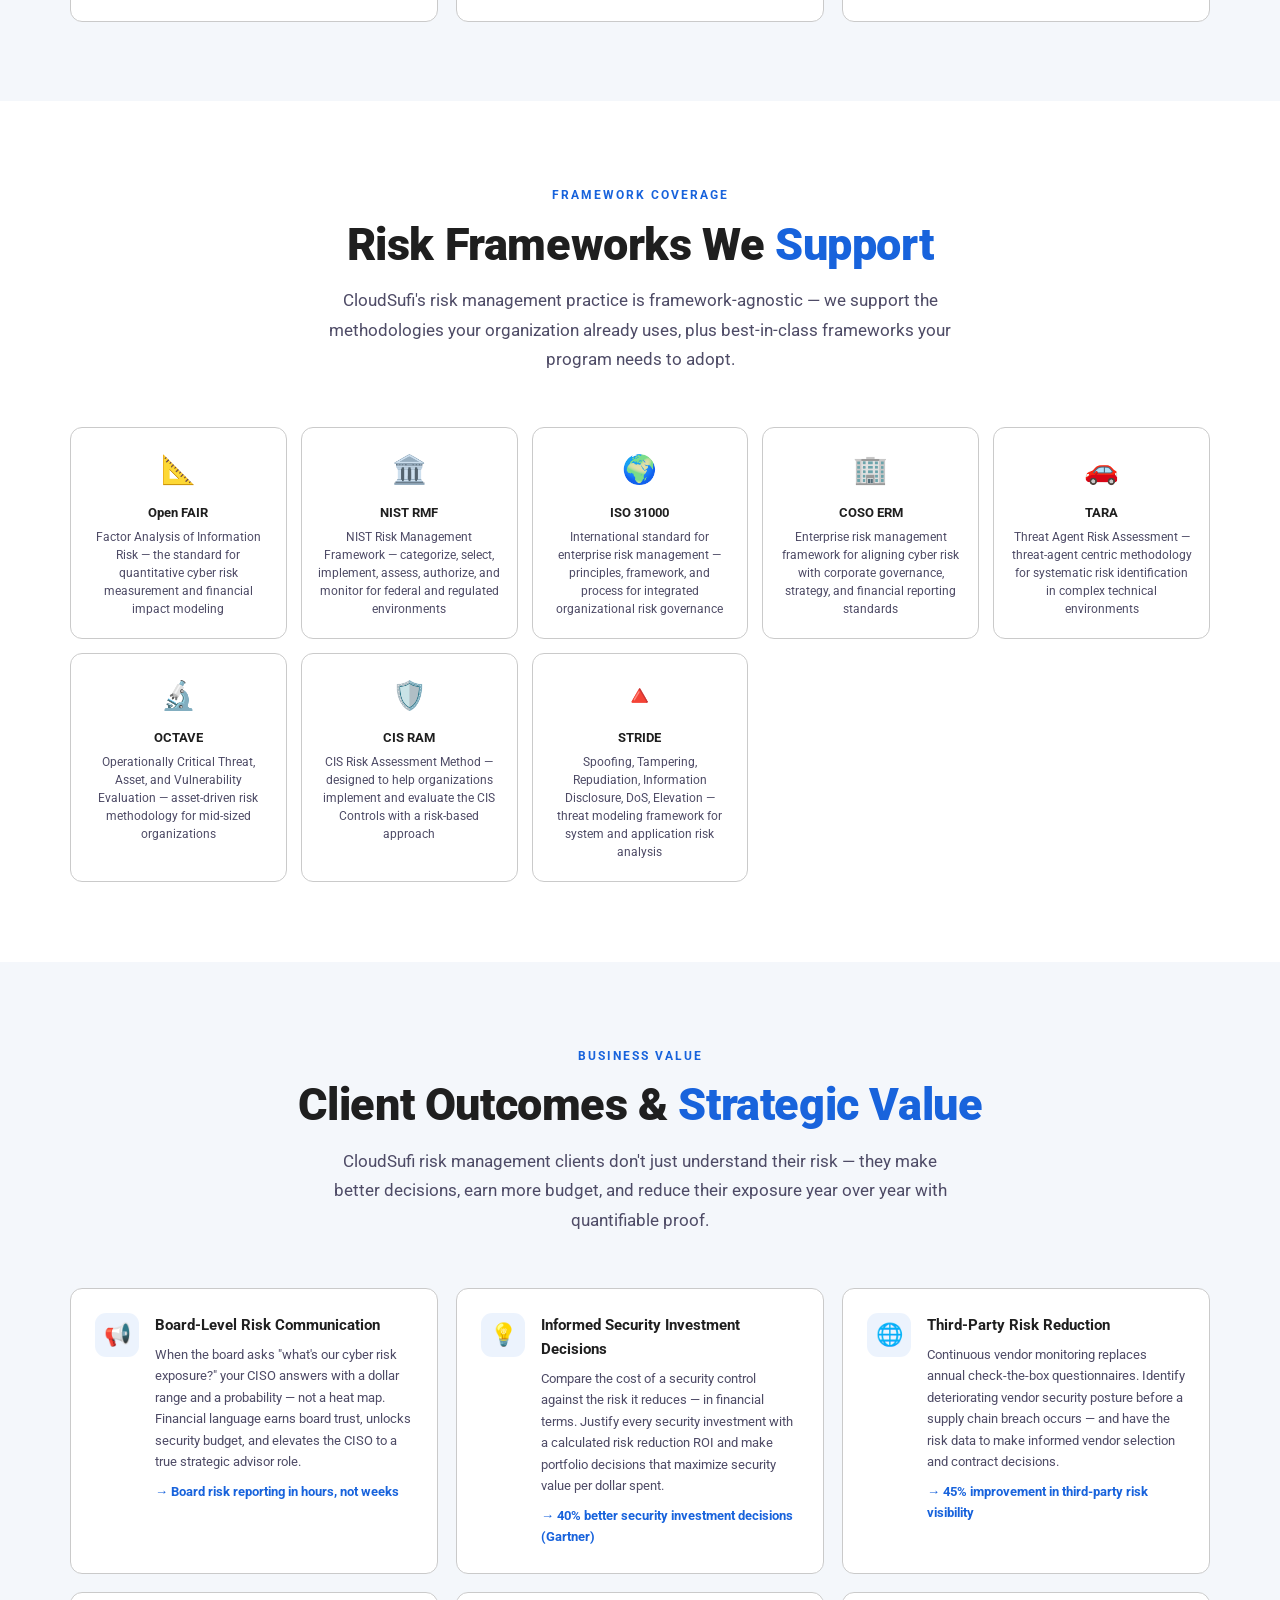
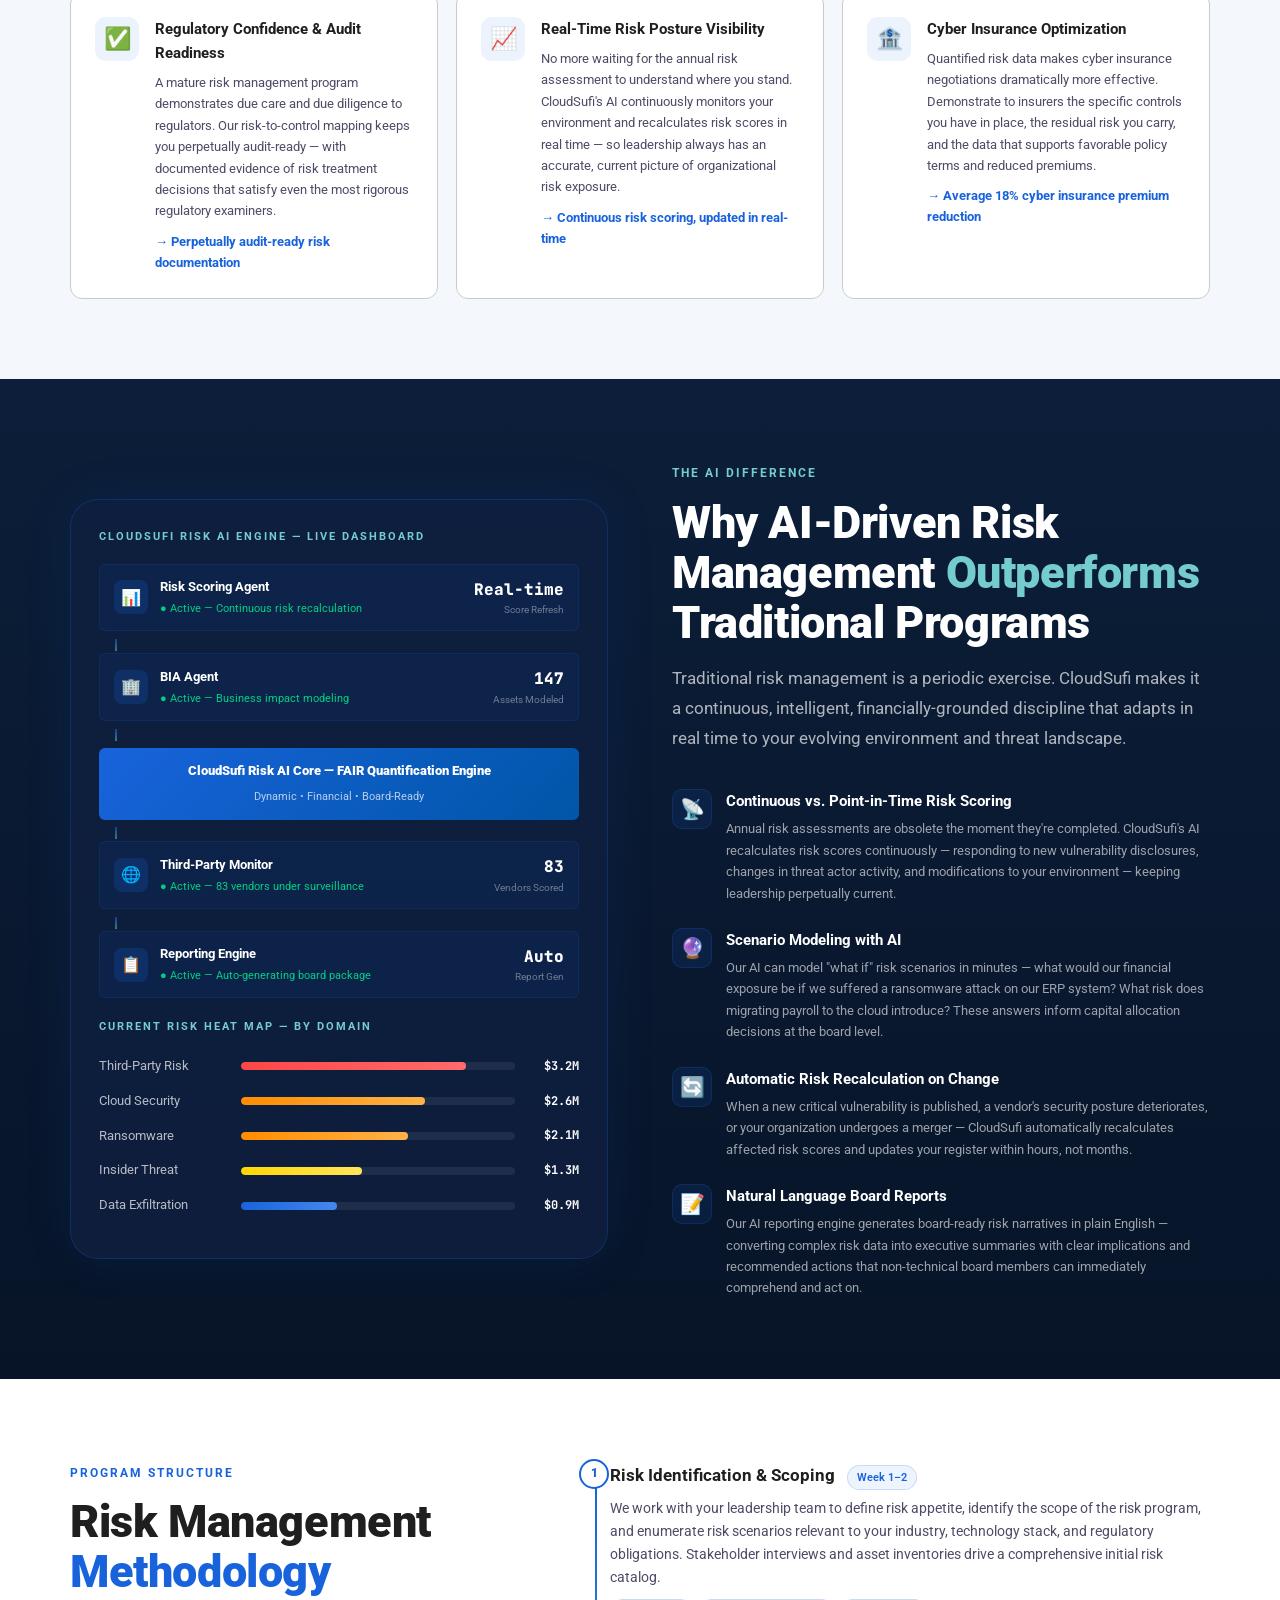
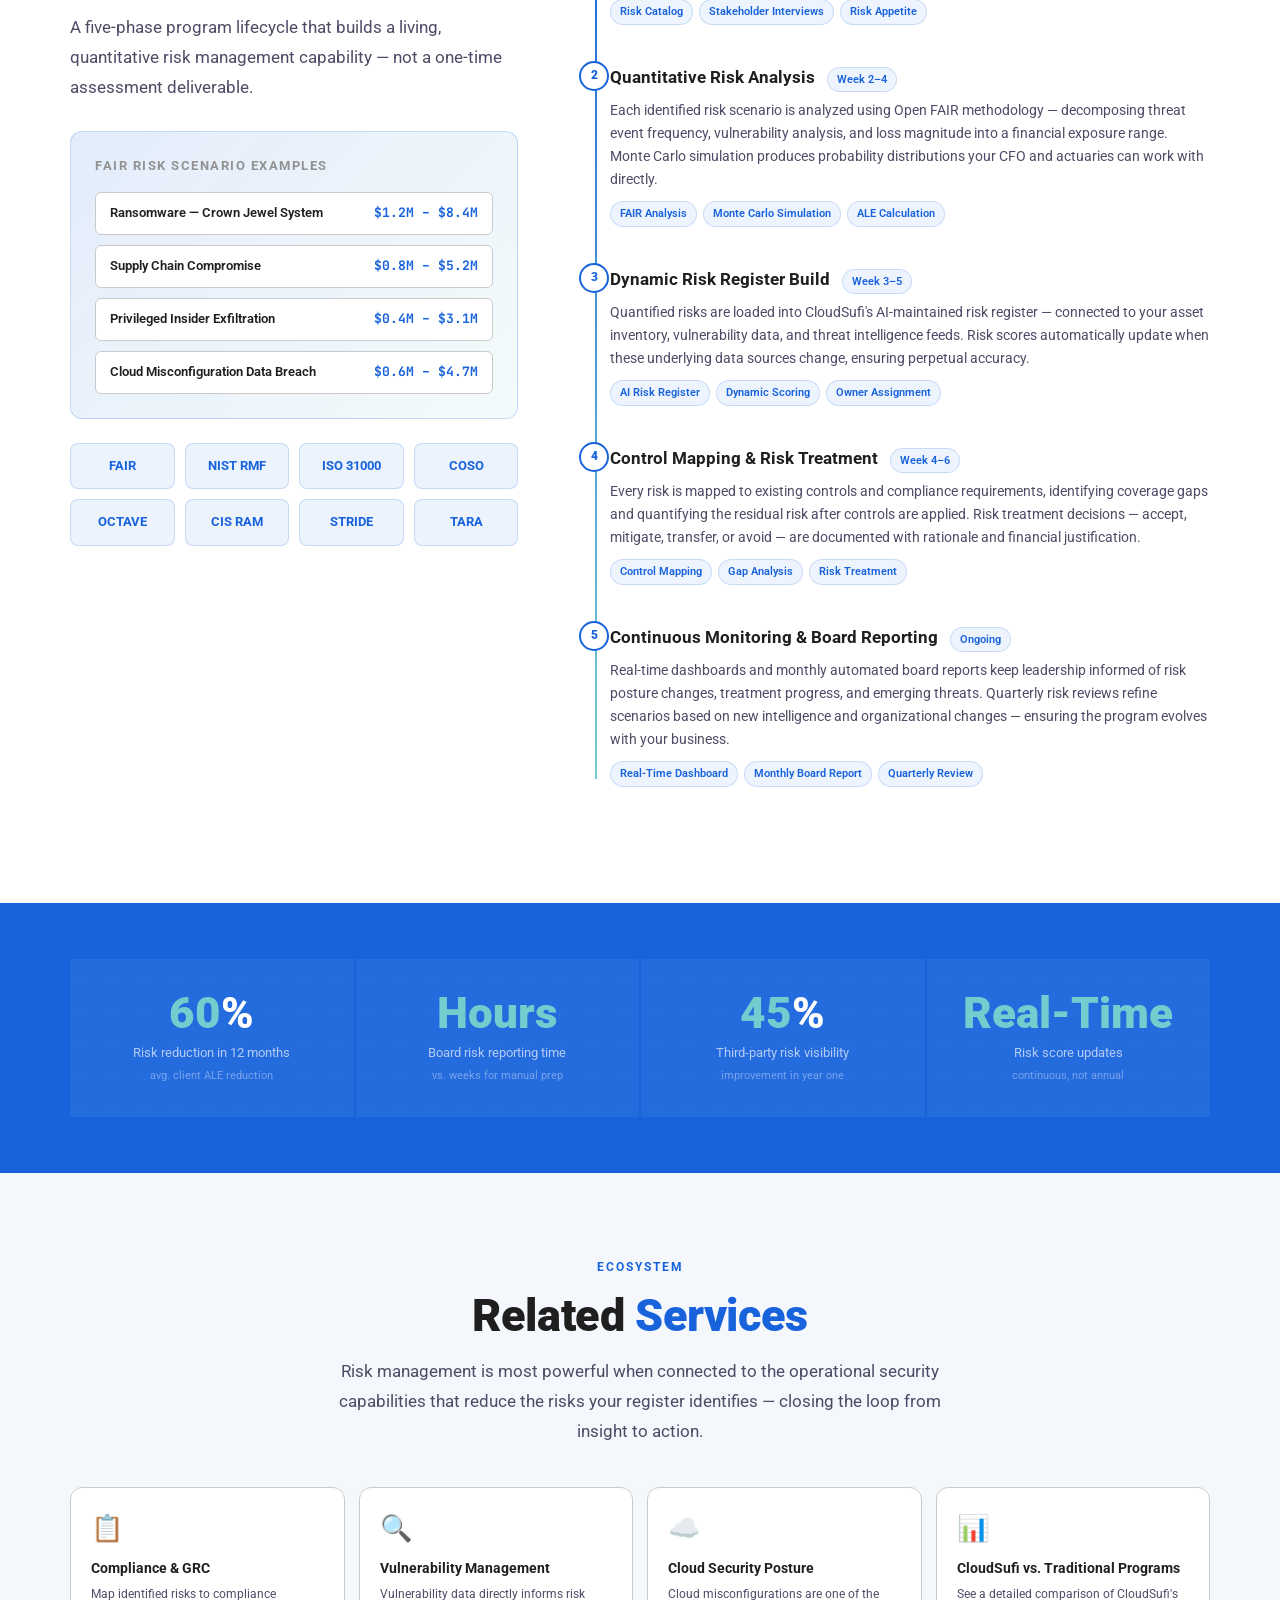
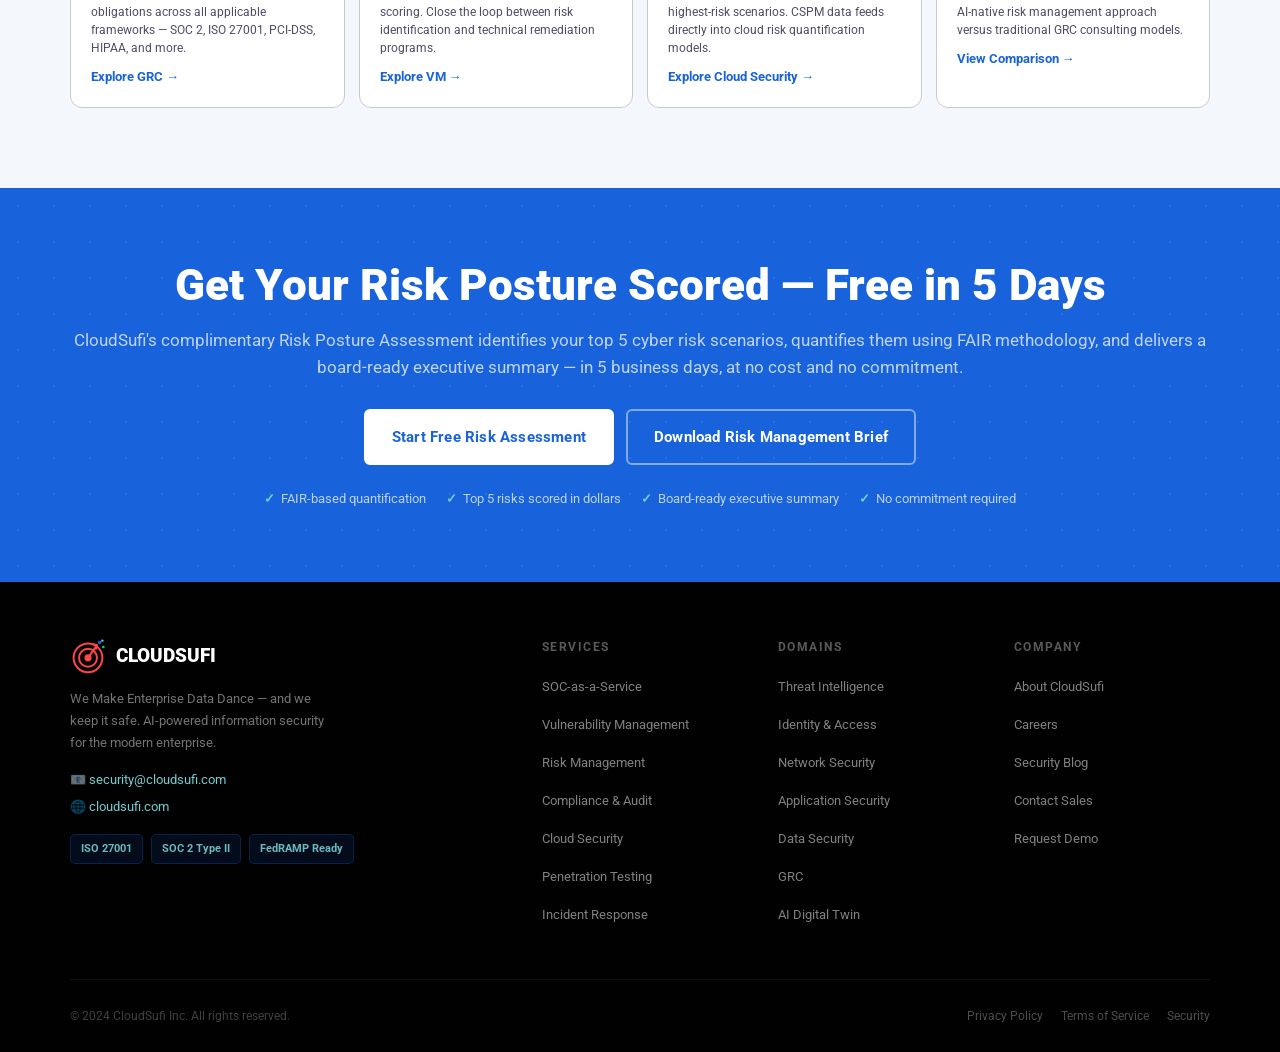
<file: risk-management.html>
<!DOCTYPE html><html lang="en"><head>
<meta charset="UTF-8"/><meta name="viewport" content="width=device-width, initial-scale=1.0"/>
<title>Cyber Risk Management | CloudSufi InfoSec</title>
<meta name="description" content="CloudSufi's FAIR-based quantitative cyber risk management transforms gut feelings into board-ready financial risk numbers — with real-time scoring, third-party risk monitoring, and AI-generated executive reporting."/>
<link rel="preconnect" href="https://fonts.googleapis.com"/>
<link rel="preconnect" href="https://fonts.gstatic.com" crossorigin/>
<link href="https://fonts.googleapis.com/css2?family=Roboto:wght@300;400;500;700;900&family=JetBrains+Mono:wght@400;500&display=swap" rel="stylesheet"/>
<link rel="stylesheet" href="shared.css"/>
<style>
  .method-layout { display: grid; grid-template-columns: 1fr 1.4fr; gap: 64px; align-items: start; }
  .framework-grid { display: grid; grid-template-columns: repeat(4, 1fr); gap: 10px; margin-top: 24px; }
  .fw-pill {
    padding: 12px 10px; text-align: center; border-radius: 8px;
    background: rgba(24,99,220,0.08); border: 1px solid rgba(24,99,220,0.18);
    font-size: 13px; font-weight: 700; color: var(--cs-blue);
    transition: all 0.2s;
  }
  .fw-pill:hover { background: rgba(24,99,220,0.15); border-color: rgba(24,99,220,0.35); }
  .risk-gauge { background: var(--cs-dark-bg); border: 1px solid rgba(24,99,220,0.2); border-radius: var(--radius-xl); padding: 30px; }
  .rg-label { font-size: 11px; font-weight: 700; color: var(--cs-cyan); text-transform: uppercase; letter-spacing: 2px; margin-bottom: 20px; }
  .rg-item { display: flex; align-items: center; gap: 12px; margin-bottom: 14px; }
  .rg-name { font-size: 13px; color: rgba(255,255,255,0.7); width: 130px; flex-shrink: 0; }
  .rg-bar-wrap { flex: 1; height: 8px; background: rgba(255,255,255,0.07); border-radius: 4px; overflow: hidden; }
  .rg-bar { height: 100%; border-radius: 4px; }
  .rg-val { font-size: 12px; font-weight: 700; color: #fff; font-family: 'JetBrains Mono', monospace; width: 52px; text-align: right; flex-shrink: 0; }
  .bar-red    { background: linear-gradient(to right, #FF4646, #FF6B6B); }
  .bar-orange { background: linear-gradient(to right, #FF8C00, #FFB347); }
  .bar-yellow { background: linear-gradient(to right, #FFD700, #FFE55C); }
  .bar-green  { background: linear-gradient(to right, #00D084, #4AE5A2); }
  .bar-blue   { background: linear-gradient(to right, #1863DC, #4488EE); }
  .fair-box { background: linear-gradient(135deg, rgba(24,99,220,0.12), rgba(117,204,207,0.08)); border: 1px solid rgba(24,99,220,0.2); border-radius: var(--radius-md); padding: 24px; margin-top: 28px; }
  .fair-box h4 { font-size: 13px; font-weight: 700; text-transform: uppercase; letter-spacing: 1.5px; color: var(--cs-text-light); margin-bottom: 16px; }
  .fair-scenarios { display: flex; flex-direction: column; gap: 10px; }
  .fair-s { display: flex; justify-content: space-between; align-items: center; padding: 10px 14px; background: white; border: 1px solid var(--cs-border); border-radius: var(--radius-sm); }
  .fair-s-name { font-size: 13px; font-weight: 600; color: var(--cs-text-dark); }
  .fair-s-range { font-size: 13px; font-weight: 700; color: var(--cs-blue); font-family: 'JetBrains Mono', monospace; }
  @media(max-width:900px) { .method-layout { grid-template-columns: 1fr; } .framework-grid { grid-template-columns: repeat(4,1fr); } }
  @media(max-width:480px) { .framework-grid { grid-template-columns: repeat(2,1fr); } }
</style>
</head><body>

<div class="top-banner"><div class="container"><p>🔒 CloudSufi AI Security Agents — 48-hour deployment, zero disruption. <a href="index.html">Learn more →</a></p></div></div>
<nav class="nav"><div class="container"><div class="nav-inner">
  <a href="index.html" class="nav-logo">
    <svg class="logo-icon" width="40" height="40" viewBox="0 0 40 40" fill="none"><circle cx="20" cy="22" r="16" stroke="#FF4646" stroke-width="2.5"/><circle cx="20" cy="22" r="10" stroke="#FF4646" stroke-width="2.5"/><circle cx="20" cy="22" r="4" fill="#FF4646"/><line x1="20" y1="22" x2="30" y2="8" stroke="#FF4646" stroke-width="2.5" stroke-linecap="round"/><polyline points="26,7 30,8 29,12" stroke="#FF4646" stroke-width="2.5" stroke-linecap="round" stroke-linejoin="round"/><circle cx="33" cy="5" r="2.2" fill="#1863DC"/><circle cx="37" cy="10" r="1.6" fill="#00D084"/><circle cx="36" cy="3" r="1.4" fill="#75CCCF"/></svg>
    <span class="logo-wordmark">CLOUD<span>SUFI</span></span>
  </a>
  <div class="nav-links">
    <a href="index.html">Home</a><a href="index.html#services">Services</a><a href="index.html#domains">Domains</a><a href="index.html#ai-twin">AI Digital Twin</a><a href="index.html#contact">Contact</a>
  </div>
  <div class="nav-cta">
    <a href="index.html#contact" class="btn btn-outline-blue" style="padding:10px 20px;font-size:13px;">Schedule Demo</a>
    <a href="index.html#contact" class="btn btn-primary" style="padding:10px 20px;font-size:13px;">Free Assessment</a>
  
    <button class="nav-hamburger" id="navHamburger" aria-label="Toggle navigation menu" aria-expanded="false"><span></span><span></span><span></span></button>
</div></div>
  <div class="nav-mobile" id="navMobile">
    <a href="index.html">Home</a>
    <a href="index.html#services">Services</a>
    <a href="index.html#domains">All Domains</a>
    <a href="index.html#ai-twin">AI Digital Twin</a>
    <a href="index.html#comparison">Compare</a>
    <a href="index.html#contact">Contact</a>
    <div class="nm-cta">
      <a href="index.html#contact" class="btn btn-outline-blue">Schedule Demo</a>
      <a href="index.html#contact" class="btn btn-primary">Free Assessment</a>
    </div>
  </div>
</nav>

<!-- BREADCRUMB -->
<div class="breadcrumb">
  <div class="container">
    <div class="breadcrumb-inner">
      <a href="index.html">Home</a>
      <span class="breadcrumb-sep">›</span>
      <a href="index.html#services">InfoSec Services</a>
      <span class="breadcrumb-sep">›</span>
      <span>Risk Management</span>
    </div>
  </div>
</div>

<!-- HERO -->
<section class="domain-hero">
  <div class="hero-orb orb-1"></div>
  <div class="hero-orb orb-2"></div>
  <div class="container">
    <div class="hero-body">
      <div class="hero-eyebrow">
        <span class="pulse"></span>
        Quantitative Cyber Risk Management
      </div>
      <div class="hero-icon-wrap">⚖️</div>
      <h1 class="h1">Cyber Risk Management —<br/>From Gut Feeling to Board-Ready Numbers.</h1>
      <p class="hero-desc">CloudSufi's quantitative risk management practice transforms vague security concerns into precise financial risk figures your board can understand and act on. Using Open FAIR methodology, AI-powered risk scoring, and real-time posture monitoring, we give your organization the risk intelligence needed to make confident, defensible security investment decisions.</p>
      <div class="hero-stats">
        <div class="hero-stat">
          <div class="stat-num"><em>FAIR</em></div>
          <div class="stat-lbl">Based Quantification</div>
        </div>
        <div class="hero-stat">
          <div class="stat-num"><em>Real-Time</em></div>
          <div class="stat-lbl">Risk Scoring</div>
        </div>
        <div class="hero-stat">
          <div class="stat-num"><em>Board</em></div>
          <div class="stat-lbl">Level Reporting</div>
        </div>
        <div class="hero-stat">
          <div class="stat-num"><em>3P</em></div>
          <div class="stat-lbl">Third-Party Risk Coverage</div>
        </div>
      </div>
      <div class="hero-actions">
        <a href="index.html#contact" class="btn btn-primary">Get Your Risk Score — Free</a>
        <a href="index.html#contact" class="btn btn-outline-white">Download Risk Management Brief</a>
      </div>
    </div>
  </div>
</section>

<!-- CHALLENGE -->
<section class="section challenge-section">
  <div class="container">
    <div class="challenge-grid">
      <div>
        <span class="label">The Problem</span>
        <h2 class="h2">Why Traditional Risk Programs <em>Fail</em></h2>
        <p class="sub">Most organizations have a risk register — but few have a functional risk management program. The gap between documenting risks and actually reducing them is where breaches happen.</p>
        <div class="challenge-points">
          <div class="challenge-point reveal">
            <span class="cp-icon">🔴</span>
            <div>
              <div class="cp-title">No Financial Context for Risk Decisions</div>
              <div class="cp-desc">Security teams use qualitative ratings like "High / Medium / Low" that mean nothing to finance or the board. Without dollar figures attached to risks, security investments compete poorly for budget against revenue-generating initiatives — and security loses.</div>
            </div>
          </div>
          <div class="challenge-point reveal">
            <span class="cp-icon">🔴</span>
            <div>
              <div class="cp-title">Inability to Communicate Risk to the Board</div>
              <div class="cp-desc">60% of CISOs report they cannot effectively communicate cyber risk in terms the board understands. Heat maps and traffic lights don't translate into capital allocation decisions. Boards need dollars and probabilities — not colors and feelings.</div>
            </div>
          </div>
          <div class="challenge-point reveal">
            <span class="cp-icon">🔴</span>
            <div>
              <div class="cp-title">Static, Manual Risk Registers</div>
              <div class="cp-desc">Traditional risk registers are built once a year in a spreadsheet, then ignored. They don't update when your environment changes, new vulnerabilities emerge, or threat actor activity escalates — making them dangerously outdated within weeks of creation.</div>
            </div>
          </div>
          <div class="challenge-point reveal">
            <span class="cp-icon">🔴</span>
            <div>
              <div class="cp-title">Third-Party &amp; Supply Chain Risk Blindness</div>
              <div class="cp-desc">45% of significant breaches now involve a third party. Yet most risk programs rely on annual vendor questionnaires completed by vendors themselves — with no continuous monitoring, no technical validation, and no real-time risk visibility into your supply chain.</div>
            </div>
          </div>
        </div>
      </div>
      <div>
        <div class="challenge-visual">
          <div class="cv-label">Cyber Risk Reality — 2024</div>
          <div class="cv-stat">
            <div>
              <div class="cv-val">$4.88M</div>
              <div class="cv-lbl">Average cost of a data breach (IBM 2024)</div>
            </div>
            <div class="cv-bad">↑ Record High</div>
          </div>
          <div class="cv-stat">
            <div>
              <div class="cv-val">83%</div>
              <div class="cv-lbl">Of organizations had more than one breach</div>
            </div>
            <div class="cv-bad">↑ Repeat Victims</div>
          </div>
          <div class="cv-stat">
            <div>
              <div class="cv-val">60%</div>
              <div class="cv-lbl">Of CISOs can't quantify risk in dollar terms</div>
            </div>
            <div class="cv-bad">↑ Visibility Gap</div>
          </div>
          <div class="cv-stat">
            <div>
              <div class="cv-val">45%</div>
              <div class="cv-lbl">Of breaches involve third parties</div>
            </div>
            <div class="cv-bad">↑ Supply Chain Risk</div>
          </div>
          <div style="margin-top:20px;padding:14px;background:rgba(24,99,220,0.08);border-radius:8px;border:1px solid rgba(24,99,220,0.15);">
            <p style="font-size:12px;color:rgba(255,255,255,0.5);line-height:1.7;">Organizations that quantify cyber risk in financial terms make 40% better security investment decisions, according to Gartner. CloudSufi makes FAIR-based quantification accessible to mid-market and enterprise clients alike.</p>
          </div>
        </div>
      </div>
    </div>
  </div>
</section>

<!-- WHAT WE PROVIDE -->
<section class="section provide-section">
  <div class="container">
    <div class="text-center" style="margin-bottom:52px;">
      <span class="label">Core Capabilities</span>
      <h2 class="h2">What CloudSufi Risk Management <em>Delivers</em></h2>
      <p class="sub sub-center">Six integrated capabilities that build a living, quantitative risk management program aligned to your business objectives, regulatory environment, and risk appetite.</p>
    </div>
    <div class="provide-grid">
      <div class="provide-card reveal">
        <div class="provide-icon">📐</div>
        <div class="provide-title">FAIR-Based Risk Quantification</div>
        <div class="provide-desc">We apply the Open FAIR (Factor Analysis of Information Risk) methodology to convert every cyber risk scenario into a financial impact range — expressed as annualized loss expectancy (ALE) with Monte Carlo simulation for confidence intervals your CFO can use.</div>
        <ul class="provide-list">
          <li>Open FAIR methodology, industry standard</li>
          <li>Monte Carlo simulation for probability ranges</li>
          <li>Annualized Loss Expectancy (ALE) calculation</li>
          <li>Risk scenario modeling &amp; sensitivity analysis</li>
        </ul>
      </div>
      <div class="provide-card reveal">
        <div class="provide-icon">📋</div>
        <div class="provide-title">Dynamic Risk Register</div>
        <div class="provide-desc">CloudSufi maintains a living risk register that updates automatically as your environment changes — when new vulnerabilities are discovered, threat intelligence changes, or your asset inventory evolves. No more annual snapshots that are stale on day two.</div>
        <ul class="provide-list">
          <li>AI-maintained risk inventory with real-time updates</li>
          <li>Automatic risk recalculation on environment changes</li>
          <li>Risk ownership assignment &amp; accountability tracking</li>
          <li>Risk treatment tracking (accept / mitigate / transfer)</li>
        </ul>
      </div>
      <div class="provide-card reveal">
        <div class="provide-icon">🏢</div>
        <div class="provide-title">Business Impact Analysis (BIA)</div>
        <div class="provide-desc">We identify and model your most critical business processes and information assets, quantifying the confidentiality, integrity, and availability impact of disruption scenarios — providing the foundation for informed risk prioritization and business continuity planning.</div>
        <ul class="provide-list">
          <li>Critical asset identification &amp; classification</li>
          <li>CIA triad impact modeling per asset</li>
          <li>Recovery time &amp; recovery point objective analysis</li>
          <li>Revenue-impact modeling for downtime scenarios</li>
        </ul>
      </div>
      <div class="provide-card reveal">
        <div class="provide-icon">🌐</div>
        <div class="provide-title">Third-Party &amp; Supply Chain Risk</div>
        <div class="provide-desc">We replace annual vendor questionnaires with continuous third-party risk monitoring — scoring every critical vendor on technical posture, compliance status, and threat intelligence signals — giving you real-time visibility into supply chain risk without demanding months of vendor engagement.</div>
        <ul class="provide-list">
          <li>Continuous vendor attack surface monitoring</li>
          <li>Automated security questionnaire distribution</li>
          <li>Vendor risk scoring with real-time updates</li>
          <li>Critical vendor deep-dive assessments</li>
        </ul>
      </div>
      <div class="provide-card reveal">
        <div class="provide-icon">📏</div>
        <div class="provide-title">Regulatory Risk Mapping</div>
        <div class="provide-desc">Every risk in your register is automatically mapped to applicable regulatory and framework requirements — showing compliance officers and auditors exactly which controls address which risks, and which risk gaps represent potential compliance failures before an audit finds them.</div>
        <ul class="provide-list">
          <li>Multi-framework risk-to-control mapping</li>
          <li>Regulatory gap identification &amp; remediation planning</li>
          <li>Compliance risk quantification in dollar terms</li>
          <li>Audit-ready risk documentation &amp; evidence</li>
        </ul>
      </div>
      <div class="provide-card reveal">
        <div class="provide-icon">📊</div>
        <div class="provide-title">Board &amp; CISO Reporting</div>
        <div class="provide-desc">Automated executive dashboards, risk heat maps, financial exposure trending, and security investment ROI analysis — all generated by our AI reporting engine. Your CISO walks into every board meeting with compelling, credible data that earns budget and builds confidence.</div>
        <ul class="provide-list">
          <li>Real-time risk posture dashboard</li>
          <li>Board-ready risk heat maps &amp; trend charts</li>
          <li>Security investment ROI analysis</li>
          <li>Natural language risk narrative generation</li>
        </ul>
      </div>
    </div>
  </div>
</section>

<!-- CAPABILITIES / FRAMEWORKS -->
<section class="section cap-section">
  <div class="container">
    <div class="text-center" style="margin-bottom:52px;">
      <span class="label">Framework Coverage</span>
      <h2 class="h2">Risk Frameworks We <em>Support</em></h2>
      <p class="sub sub-center">CloudSufi's risk management practice is framework-agnostic — we support the methodologies your organization already uses, plus best-in-class frameworks your program needs to adopt.</p>
    </div>
    <div class="cap-grid">
      <div class="cap-item reveal">
        <div class="cap-icon">📐</div>
        <div class="cap-name">Open FAIR</div>
        <div class="cap-sub">Factor Analysis of Information Risk — the standard for quantitative cyber risk measurement and financial impact modeling</div>
      </div>
      <div class="cap-item reveal">
        <div class="cap-icon">🏛️</div>
        <div class="cap-name">NIST RMF</div>
        <div class="cap-sub">NIST Risk Management Framework — categorize, select, implement, assess, authorize, and monitor for federal and regulated environments</div>
      </div>
      <div class="cap-item reveal">
        <div class="cap-icon">🌍</div>
        <div class="cap-name">ISO 31000</div>
        <div class="cap-sub">International standard for enterprise risk management — principles, framework, and process for integrated organizational risk governance</div>
      </div>
      <div class="cap-item reveal">
        <div class="cap-icon">🏢</div>
        <div class="cap-name">COSO ERM</div>
        <div class="cap-sub">Enterprise risk management framework for aligning cyber risk with corporate governance, strategy, and financial reporting standards</div>
      </div>
      <div class="cap-item reveal">
        <div class="cap-icon">🚗</div>
        <div class="cap-name">TARA</div>
        <div class="cap-sub">Threat Agent Risk Assessment — threat-agent centric methodology for systematic risk identification in complex technical environments</div>
      </div>
      <div class="cap-item reveal">
        <div class="cap-icon">🔬</div>
        <div class="cap-name">OCTAVE</div>
        <div class="cap-sub">Operationally Critical Threat, Asset, and Vulnerability Evaluation — asset-driven risk methodology for mid-sized organizations</div>
      </div>
      <div class="cap-item reveal">
        <div class="cap-icon">🛡️</div>
        <div class="cap-name">CIS RAM</div>
        <div class="cap-sub">CIS Risk Assessment Method — designed to help organizations implement and evaluate the CIS Controls with a risk-based approach</div>
      </div>
      <div class="cap-item reveal">
        <div class="cap-icon">🔺</div>
        <div class="cap-name">STRIDE</div>
        <div class="cap-sub">Spoofing, Tampering, Repudiation, Information Disclosure, DoS, Elevation — threat modeling framework for system and application risk analysis</div>
      </div>
    </div>
  </div>
</section>

<!-- BENEFITS -->
<section class="section benefits-section">
  <div class="container">
    <div class="text-center" style="margin-bottom:52px;">
      <span class="label">Business Value</span>
      <h2 class="h2">Client Outcomes &amp; <em>Strategic Value</em></h2>
      <p class="sub sub-center">CloudSufi risk management clients don't just understand their risk — they make better decisions, earn more budget, and reduce their exposure year over year with quantifiable proof.</p>
    </div>
    <div class="benefits-grid">
      <div class="benefit-card reveal">
        <div class="benefit-icon">📢</div>
        <div>
          <div class="benefit-title">Board-Level Risk Communication</div>
          <div class="benefit-desc">When the board asks "what's our cyber risk exposure?" your CISO answers with a dollar range and a probability — not a heat map. Financial language earns board trust, unlocks security budget, and elevates the CISO to a true strategic advisor role.</div>
          <span class="benefit-metric">→ Board risk reporting in hours, not weeks</span>
        </div>
      </div>
      <div class="benefit-card reveal">
        <div class="benefit-icon">💡</div>
        <div>
          <div class="benefit-title">Informed Security Investment Decisions</div>
          <div class="benefit-desc">Compare the cost of a security control against the risk it reduces — in financial terms. Justify every security investment with a calculated risk reduction ROI and make portfolio decisions that maximize security value per dollar spent.</div>
          <span class="benefit-metric">→ 40% better security investment decisions (Gartner)</span>
        </div>
      </div>
      <div class="benefit-card reveal">
        <div class="benefit-icon">🌐</div>
        <div>
          <div class="benefit-title">Third-Party Risk Reduction</div>
          <div class="benefit-desc">Continuous vendor monitoring replaces annual check-the-box questionnaires. Identify deteriorating vendor security posture before a supply chain breach occurs — and have the risk data to make informed vendor selection and contract decisions.</div>
          <span class="benefit-metric">→ 45% improvement in third-party risk visibility</span>
        </div>
      </div>
      <div class="benefit-card reveal">
        <div class="benefit-icon">✅</div>
        <div>
          <div class="benefit-title">Regulatory Confidence &amp; Audit Readiness</div>
          <div class="benefit-desc">A mature risk management program demonstrates due care and due diligence to regulators. Our risk-to-control mapping keeps you perpetually audit-ready — with documented evidence of risk treatment decisions that satisfy even the most rigorous regulatory examiners.</div>
          <span class="benefit-metric">→ Perpetually audit-ready risk documentation</span>
        </div>
      </div>
      <div class="benefit-card reveal">
        <div class="benefit-icon">📈</div>
        <div>
          <div class="benefit-title">Real-Time Risk Posture Visibility</div>
          <div class="benefit-desc">No more waiting for the annual risk assessment to understand where you stand. CloudSufi's AI continuously monitors your environment and recalculates risk scores in real time — so leadership always has an accurate, current picture of organizational risk exposure.</div>
          <span class="benefit-metric">→ Continuous risk scoring, updated in real-time</span>
        </div>
      </div>
      <div class="benefit-card reveal">
        <div class="benefit-icon">🏦</div>
        <div>
          <div class="benefit-title">Cyber Insurance Optimization</div>
          <div class="benefit-desc">Quantified risk data makes cyber insurance negotiations dramatically more effective. Demonstrate to insurers the specific controls you have in place, the residual risk you carry, and the data that supports favorable policy terms and reduced premiums.</div>
          <span class="benefit-metric">→ Average 18% cyber insurance premium reduction</span>
        </div>
      </div>
    </div>
  </div>
</section>

<!-- AI ADVANTAGE -->
<section class="section ai-section">
  <div class="container">
    <div class="ai-layout">
      <div>
        <div class="ai-panel">
          <div class="ai-panel-label">CloudSufi Risk AI Engine — Live Dashboard</div>
          <div class="ai-row">
            <div class="ai-row-icon">📊</div>
            <div>
              <div class="ai-row-name">Risk Scoring Agent</div>
              <div class="ai-row-status">● Active — Continuous risk recalculation</div>
            </div>
            <div class="ai-row-val">
              <div class="v">Real-time</div>
              <div class="l">Score Refresh</div>
            </div>
          </div>
          <div class="ai-divider"></div>
          <div class="ai-row">
            <div class="ai-row-icon">🏢</div>
            <div>
              <div class="ai-row-name">BIA Agent</div>
              <div class="ai-row-status">● Active — Business impact modeling</div>
            </div>
            <div class="ai-row-val">
              <div class="v">147</div>
              <div class="l">Assets Modeled</div>
            </div>
          </div>
          <div class="ai-divider"></div>
          <div class="ai-core">
            <strong>CloudSufi Risk AI Core — FAIR Quantification Engine</strong>
            <span>Dynamic • Financial • Board-Ready</span>
          </div>
          <div class="ai-divider"></div>
          <div class="ai-row">
            <div class="ai-row-icon">🌐</div>
            <div>
              <div class="ai-row-name">Third-Party Monitor</div>
              <div class="ai-row-status">● Active — 83 vendors under surveillance</div>
            </div>
            <div class="ai-row-val">
              <div class="v">83</div>
              <div class="l">Vendors Scored</div>
            </div>
          </div>
          <div class="ai-divider"></div>
          <div class="ai-row">
            <div class="ai-row-icon">📋</div>
            <div>
              <div class="ai-row-name">Reporting Engine</div>
              <div class="ai-row-status">● Active — Auto-generating board package</div>
            </div>
            <div class="ai-row-val">
              <div class="v">Auto</div>
              <div class="l">Report Gen</div>
            </div>
          </div>
          <div style="margin-top:20px;">
            <div class="rg-label">Current Risk Heat Map — By Domain</div>
            <div class="rg-item">
              <div class="rg-name">Third-Party Risk</div>
              <div class="rg-bar-wrap"><div class="rg-bar bar-red" style="width:82%"></div></div>
              <div class="rg-val">$3.2M</div>
            </div>
            <div class="rg-item">
              <div class="rg-name">Cloud Security</div>
              <div class="rg-bar-wrap"><div class="rg-bar bar-orange" style="width:67%"></div></div>
              <div class="rg-val">$2.6M</div>
            </div>
            <div class="rg-item">
              <div class="rg-name">Ransomware</div>
              <div class="rg-bar-wrap"><div class="rg-bar bar-orange" style="width:61%"></div></div>
              <div class="rg-val">$2.1M</div>
            </div>
            <div class="rg-item">
              <div class="rg-name">Insider Threat</div>
              <div class="rg-bar-wrap"><div class="rg-bar bar-yellow" style="width:44%"></div></div>
              <div class="rg-val">$1.3M</div>
            </div>
            <div class="rg-item">
              <div class="rg-name">Data Exfiltration</div>
              <div class="rg-bar-wrap"><div class="rg-bar bar-blue" style="width:35%"></div></div>
              <div class="rg-val">$0.9M</div>
            </div>
          </div>
        </div>
      </div>
      <div>
        <span class="label label-light">The AI Difference</span>
        <h2 class="h2 h2-white">Why AI-Driven Risk Management <em>Outperforms</em> Traditional Programs</h2>
        <p class="sub sub-white" style="margin-bottom:36px;">Traditional risk management is a periodic exercise. CloudSufi makes it a continuous, intelligent, financially-grounded discipline that adapts in real time to your evolving environment and threat landscape.</p>
        <div class="ai-points">
          <div class="ai-point">
            <div class="ai-point-icon">📡</div>
            <div>
              <div class="ai-point-title">Continuous vs. Point-in-Time Risk Scoring</div>
              <div class="ai-point-desc">Annual risk assessments are obsolete the moment they're completed. CloudSufi's AI recalculates risk scores continuously — responding to new vulnerability disclosures, changes in threat actor activity, and modifications to your environment — keeping leadership perpetually current.</div>
            </div>
          </div>
          <div class="ai-point">
            <div class="ai-point-icon">🔮</div>
            <div>
              <div class="ai-point-title">Scenario Modeling with AI</div>
              <div class="ai-point-desc">Our AI can model "what if" risk scenarios in minutes — what would our financial exposure be if we suffered a ransomware attack on our ERP system? What risk does migrating payroll to the cloud introduce? These answers inform capital allocation decisions at the board level.</div>
            </div>
          </div>
          <div class="ai-point">
            <div class="ai-point-icon">🔄</div>
            <div>
              <div class="ai-point-title">Automatic Risk Recalculation on Change</div>
              <div class="ai-point-desc">When a new critical vulnerability is published, a vendor's security posture deteriorates, or your organization undergoes a merger — CloudSufi automatically recalculates affected risk scores and updates your register within hours, not months.</div>
            </div>
          </div>
          <div class="ai-point">
            <div class="ai-point-icon">📝</div>
            <div>
              <div class="ai-point-title">Natural Language Board Reports</div>
              <div class="ai-point-desc">Our AI reporting engine generates board-ready risk narratives in plain English — converting complex risk data into executive summaries with clear implications and recommended actions that non-technical board members can immediately comprehend and act on.</div>
            </div>
          </div>
        </div>
      </div>
    </div>
  </div>
</section>

<!-- METHODOLOGY -->
<section class="section method-section">
  <div class="container">
    <div class="method-layout">
      <div>
        <span class="label">Program Structure</span>
        <h2 class="h2">Risk Management <em>Methodology</em></h2>
        <p class="sub">A five-phase program lifecycle that builds a living, quantitative risk management capability — not a one-time assessment deliverable.</p>
        <div class="fair-box">
          <h4>FAIR Risk Scenario Examples</h4>
          <div class="fair-scenarios">
            <div class="fair-s">
              <div class="fair-s-name">Ransomware — Crown Jewel System</div>
              <div class="fair-s-range">$1.2M – $8.4M</div>
            </div>
            <div class="fair-s">
              <div class="fair-s-name">Supply Chain Compromise</div>
              <div class="fair-s-range">$0.8M – $5.2M</div>
            </div>
            <div class="fair-s">
              <div class="fair-s-name">Privileged Insider Exfiltration</div>
              <div class="fair-s-range">$0.4M – $3.1M</div>
            </div>
            <div class="fair-s">
              <div class="fair-s-name">Cloud Misconfiguration Data Breach</div>
              <div class="fair-s-range">$0.6M – $4.7M</div>
            </div>
          </div>
        </div>
        <div style="margin-top:20px;">
          <div class="framework-grid">
            <div class="fw-pill">FAIR</div>
            <div class="fw-pill">NIST RMF</div>
            <div class="fw-pill">ISO 31000</div>
            <div class="fw-pill">COSO</div>
            <div class="fw-pill">OCTAVE</div>
            <div class="fw-pill">CIS RAM</div>
            <div class="fw-pill">STRIDE</div>
            <div class="fw-pill">TARA</div>
          </div>
        </div>
      </div>
      <div>
        <div class="method-steps">
          <div class="method-step reveal">
            <div class="ms-num">1</div>
            <div>
              <div class="ms-title">Risk Identification &amp; Scoping <span class="tag" style="margin-left:8px;">Week 1–2</span></div>
              <div class="ms-desc">We work with your leadership team to define risk appetite, identify the scope of the risk program, and enumerate risk scenarios relevant to your industry, technology stack, and regulatory obligations. Stakeholder interviews and asset inventories drive a comprehensive initial risk catalog.</div>
              <div class="ms-tags"><span class="tag">Risk Catalog</span><span class="tag">Stakeholder Interviews</span><span class="tag">Risk Appetite</span></div>
            </div>
          </div>
          <div class="method-step reveal">
            <div class="ms-num">2</div>
            <div>
              <div class="ms-title">Quantitative Risk Analysis <span class="tag" style="margin-left:8px;">Week 2–4</span></div>
              <div class="ms-desc">Each identified risk scenario is analyzed using Open FAIR methodology — decomposing threat event frequency, vulnerability analysis, and loss magnitude into a financial exposure range. Monte Carlo simulation produces probability distributions your CFO and actuaries can work with directly.</div>
              <div class="ms-tags"><span class="tag">FAIR Analysis</span><span class="tag">Monte Carlo Simulation</span><span class="tag">ALE Calculation</span></div>
            </div>
          </div>
          <div class="method-step reveal">
            <div class="ms-num">3</div>
            <div>
              <div class="ms-title">Dynamic Risk Register Build <span class="tag" style="margin-left:8px;">Week 3–5</span></div>
              <div class="ms-desc">Quantified risks are loaded into CloudSufi's AI-maintained risk register — connected to your asset inventory, vulnerability data, and threat intelligence feeds. Risk scores automatically update when these underlying data sources change, ensuring perpetual accuracy.</div>
              <div class="ms-tags"><span class="tag">AI Risk Register</span><span class="tag">Dynamic Scoring</span><span class="tag">Owner Assignment</span></div>
            </div>
          </div>
          <div class="method-step reveal">
            <div class="ms-num">4</div>
            <div>
              <div class="ms-title">Control Mapping &amp; Risk Treatment <span class="tag" style="margin-left:8px;">Week 4–6</span></div>
              <div class="ms-desc">Every risk is mapped to existing controls and compliance requirements, identifying coverage gaps and quantifying the residual risk after controls are applied. Risk treatment decisions — accept, mitigate, transfer, or avoid — are documented with rationale and financial justification.</div>
              <div class="ms-tags"><span class="tag">Control Mapping</span><span class="tag">Gap Analysis</span><span class="tag">Risk Treatment</span></div>
            </div>
          </div>
          <div class="method-step reveal">
            <div class="ms-num">5</div>
            <div>
              <div class="ms-title">Continuous Monitoring &amp; Board Reporting <span class="tag" style="margin-left:8px;">Ongoing</span></div>
              <div class="ms-desc">Real-time dashboards and monthly automated board reports keep leadership informed of risk posture changes, treatment progress, and emerging threats. Quarterly risk reviews refine scenarios based on new intelligence and organizational changes — ensuring the program evolves with your business.</div>
              <div class="ms-tags"><span class="tag">Real-Time Dashboard</span><span class="tag">Monthly Board Report</span><span class="tag">Quarterly Review</span></div>
            </div>
          </div>
        </div>
      </div>
    </div>
  </div>
</section>

<!-- OUTCOMES BAND -->
<div class="outcomes-band">
  <div class="container">
    <div class="outcomes-grid">
      <div class="outcome-cell">
        <div class="outcome-num"><span class="outcome-accent">60</span>%</div>
        <div class="outcome-label">Risk reduction in 12 months</div>
        <div class="outcome-sub">avg. client ALE reduction</div>
      </div>
      <div class="outcome-cell">
        <div class="outcome-num"><span class="outcome-accent">Hours</span></div>
        <div class="outcome-label">Board risk reporting time</div>
        <div class="outcome-sub">vs. weeks for manual prep</div>
      </div>
      <div class="outcome-cell">
        <div class="outcome-num"><span class="outcome-accent">45</span>%</div>
        <div class="outcome-label">Third-party risk visibility</div>
        <div class="outcome-sub">improvement in year one</div>
      </div>
      <div class="outcome-cell">
        <div class="outcome-num"><span class="outcome-accent">Real-Time</span></div>
        <div class="outcome-label">Risk score updates</div>
        <div class="outcome-sub">continuous, not annual</div>
      </div>
    </div>
  </div>
</div>

<!-- RELATED SERVICES -->
<section class="section related-section">
  <div class="container">
    <div class="text-center" style="margin-bottom:40px;">
      <span class="label">Ecosystem</span>
      <h2 class="h2">Related <em>Services</em></h2>
      <p class="sub sub-center">Risk management is most powerful when connected to the operational security capabilities that reduce the risks your register identifies — closing the loop from insight to action.</p>
    </div>
    <div class="related-grid">
      <a href="grc.html" class="related-card reveal">
        <div class="related-icon">📋</div>
        <div class="related-title">Compliance &amp; GRC</div>
        <div class="related-desc">Map identified risks to compliance obligations across all applicable frameworks — SOC 2, ISO 27001, PCI-DSS, HIPAA, and more.</div>
        <span class="related-link">Explore GRC →</span>
      </a>
      <a href="vulnerability-management.html" class="related-card reveal">
        <div class="related-icon">🔍</div>
        <div class="related-title">Vulnerability Management</div>
        <div class="related-desc">Vulnerability data directly informs risk scoring. Close the loop between risk identification and technical remediation programs.</div>
        <span class="related-link">Explore VM →</span>
      </a>
      <a href="cloud-security.html" class="related-card reveal">
        <div class="related-icon">☁️</div>
        <div class="related-title">Cloud Security Posture</div>
        <div class="related-desc">Cloud misconfigurations are one of the highest-risk scenarios. CSPM data feeds directly into cloud risk quantification models.</div>
        <span class="related-link">Explore Cloud Security →</span>
      </a>
      <a href="index.html#comparison" class="related-card reveal">
        <div class="related-icon">📊</div>
        <div class="related-title">CloudSufi vs. Traditional Programs</div>
        <div class="related-desc">See a detailed comparison of CloudSufi's AI-native risk management approach versus traditional GRC consulting models.</div>
        <span class="related-link">View Comparison →</span>
      </a>
    </div>
  </div>
</section>

<!-- CTA BAND -->
<section class="cta-band">
  <div class="container">
    <div class="cta-inner">
      <h2 class="cta-title">Get Your Risk Posture Scored — Free in 5 Days</h2>
      <p class="cta-desc">CloudSufi's complimentary Risk Posture Assessment identifies your top 5 cyber risk scenarios, quantifies them using FAIR methodology, and delivers a board-ready executive summary — in 5 business days, at no cost and no commitment.</p>
      <div class="cta-actions">
        <a href="index.html#contact" class="btn btn-white">Start Free Risk Assessment</a>
        <a href="index.html#contact" class="btn btn-outline-white">Download Risk Management Brief</a>
      </div>
      <div class="cta-perks">
        <span class="cta-perk">FAIR-based quantification</span>
        <span class="cta-perk">Top 5 risks scored in dollars</span>
        <span class="cta-perk">Board-ready executive summary</span>
        <span class="cta-perk">No commitment required</span>
      </div>
    </div>
  </div>
</section>

<footer class="footer"><div class="container">
  <div class="footer-grid">
    <div>
      <div class="footer-brand-logo">
        <svg width="36" height="36" viewBox="0 0 40 40" fill="none"><circle cx="20" cy="22" r="16" stroke="#FF4646" stroke-width="2.2"/><circle cx="20" cy="22" r="10" stroke="#FF4646" stroke-width="2.2"/><circle cx="20" cy="22" r="4" fill="#FF4646"/><line x1="20" y1="22" x2="30" y2="8" stroke="#FF4646" stroke-width="2.2" stroke-linecap="round"/><polyline points="26,7 30,8 29,12" stroke="#FF4646" stroke-width="2.2" stroke-linecap="round" stroke-linejoin="round"/><circle cx="33" cy="5" r="2" fill="#1863DC"/><circle cx="37" cy="10" r="1.5" fill="#00D084"/><circle cx="36" cy="3" r="1.3" fill="#75CCCF"/></svg>
        <span class="footer-wordmark">CLOUDSUFI</span>
      </div>
      <p class="footer-tagline">We Make Enterprise Data Dance — and we keep it safe. AI-powered information security for the modern enterprise.</p>
      <div class="footer-contact-item">📧 <a href="mailto:security@cloudsufi.com">security@cloudsufi.com</a></div>
      <div class="footer-contact-item">🌐 <a href="https://cloudsufi.com">cloudsufi.com</a></div>
      <div class="footer-certs"><span class="fcert">ISO 27001</span><span class="fcert">SOC 2 Type II</span><span class="fcert">FedRAMP Ready</span></div>
    </div>
    <div><div class="footer-h">Services</div><ul class="footer-links"><li><a href="soc.html">SOC-as-a-Service</a></li><li><a href="vulnerability-management.html">Vulnerability Management</a></li><li><a href="risk-management.html">Risk Management</a></li><li><a href="grc.html">Compliance &amp; Audit</a></li><li><a href="cloud-security.html">Cloud Security</a></li><li><a href="pentest.html">Penetration Testing</a></li><li><a href="incident-response.html">Incident Response</a></li></ul></div>
    <div><div class="footer-h">Domains</div><ul class="footer-links"><li><a href="threat-intelligence.html">Threat Intelligence</a></li><li><a href="iam.html">Identity &amp; Access</a></li><li><a href="network-security.html">Network Security</a></li><li><a href="appsec.html">Application Security</a></li><li><a href="data-security.html">Data Security</a></li><li><a href="grc.html">GRC</a></li><li><a href="index.html#ai-twin">AI Digital Twin</a></li></ul></div>
    <div><div class="footer-h">Company</div><ul class="footer-links"><li><a href="https://cloudsufi.com/about">About CloudSufi</a></li><li><a href="https://cloudsufi.com/careers">Careers</a></li><li><a href="https://cloudsufi.com/blog">Security Blog</a></li><li><a href="index.html#contact">Contact Sales</a></li><li><a href="index.html#contact">Request Demo</a></li></ul></div>
  </div>
  <div class="footer-bottom">
    <div class="footer-copy">&copy; 2024 CloudSufi Inc. All rights reserved.</div>
    <div class="footer-bottom-links"><a href="#">Privacy Policy</a><a href="#">Terms of Service</a><a href="#">Security</a></div>
  </div>
</div></footer>
<script src="shared.js"></script>
</body></html>
</file>
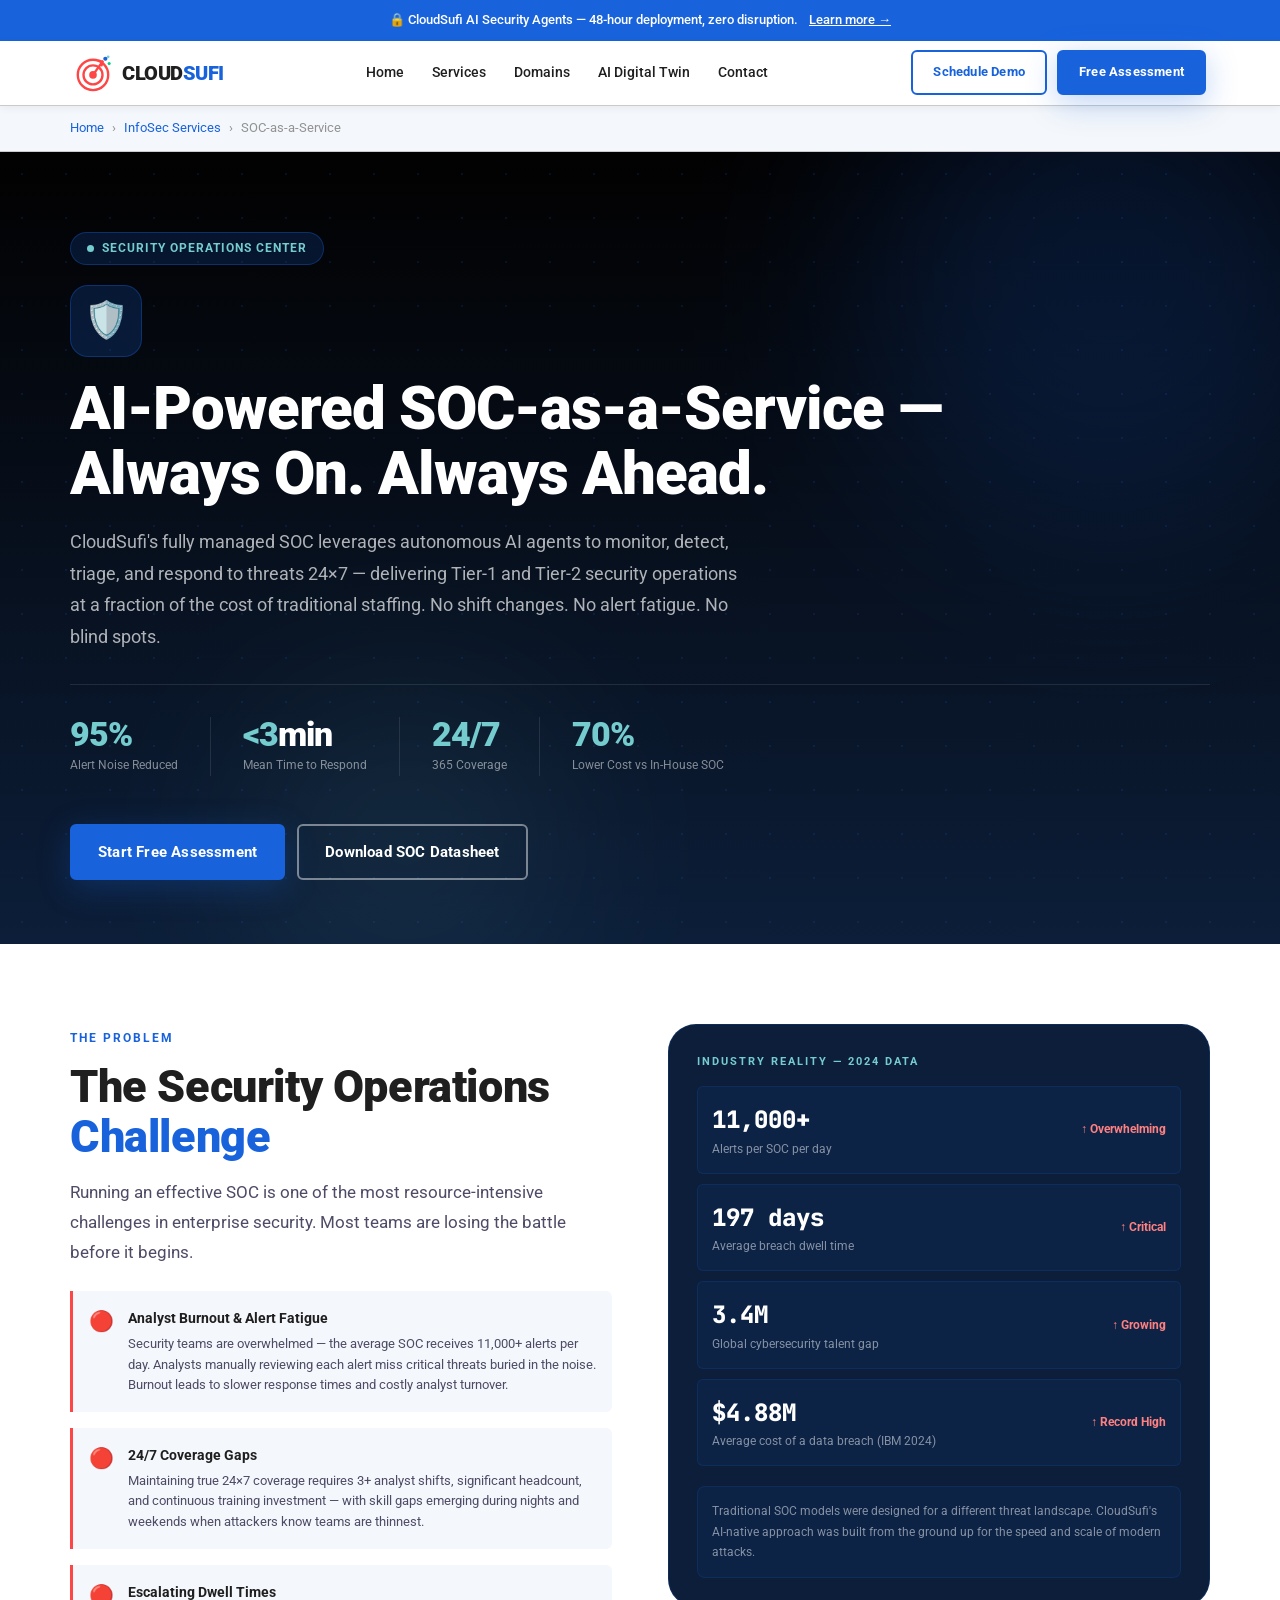
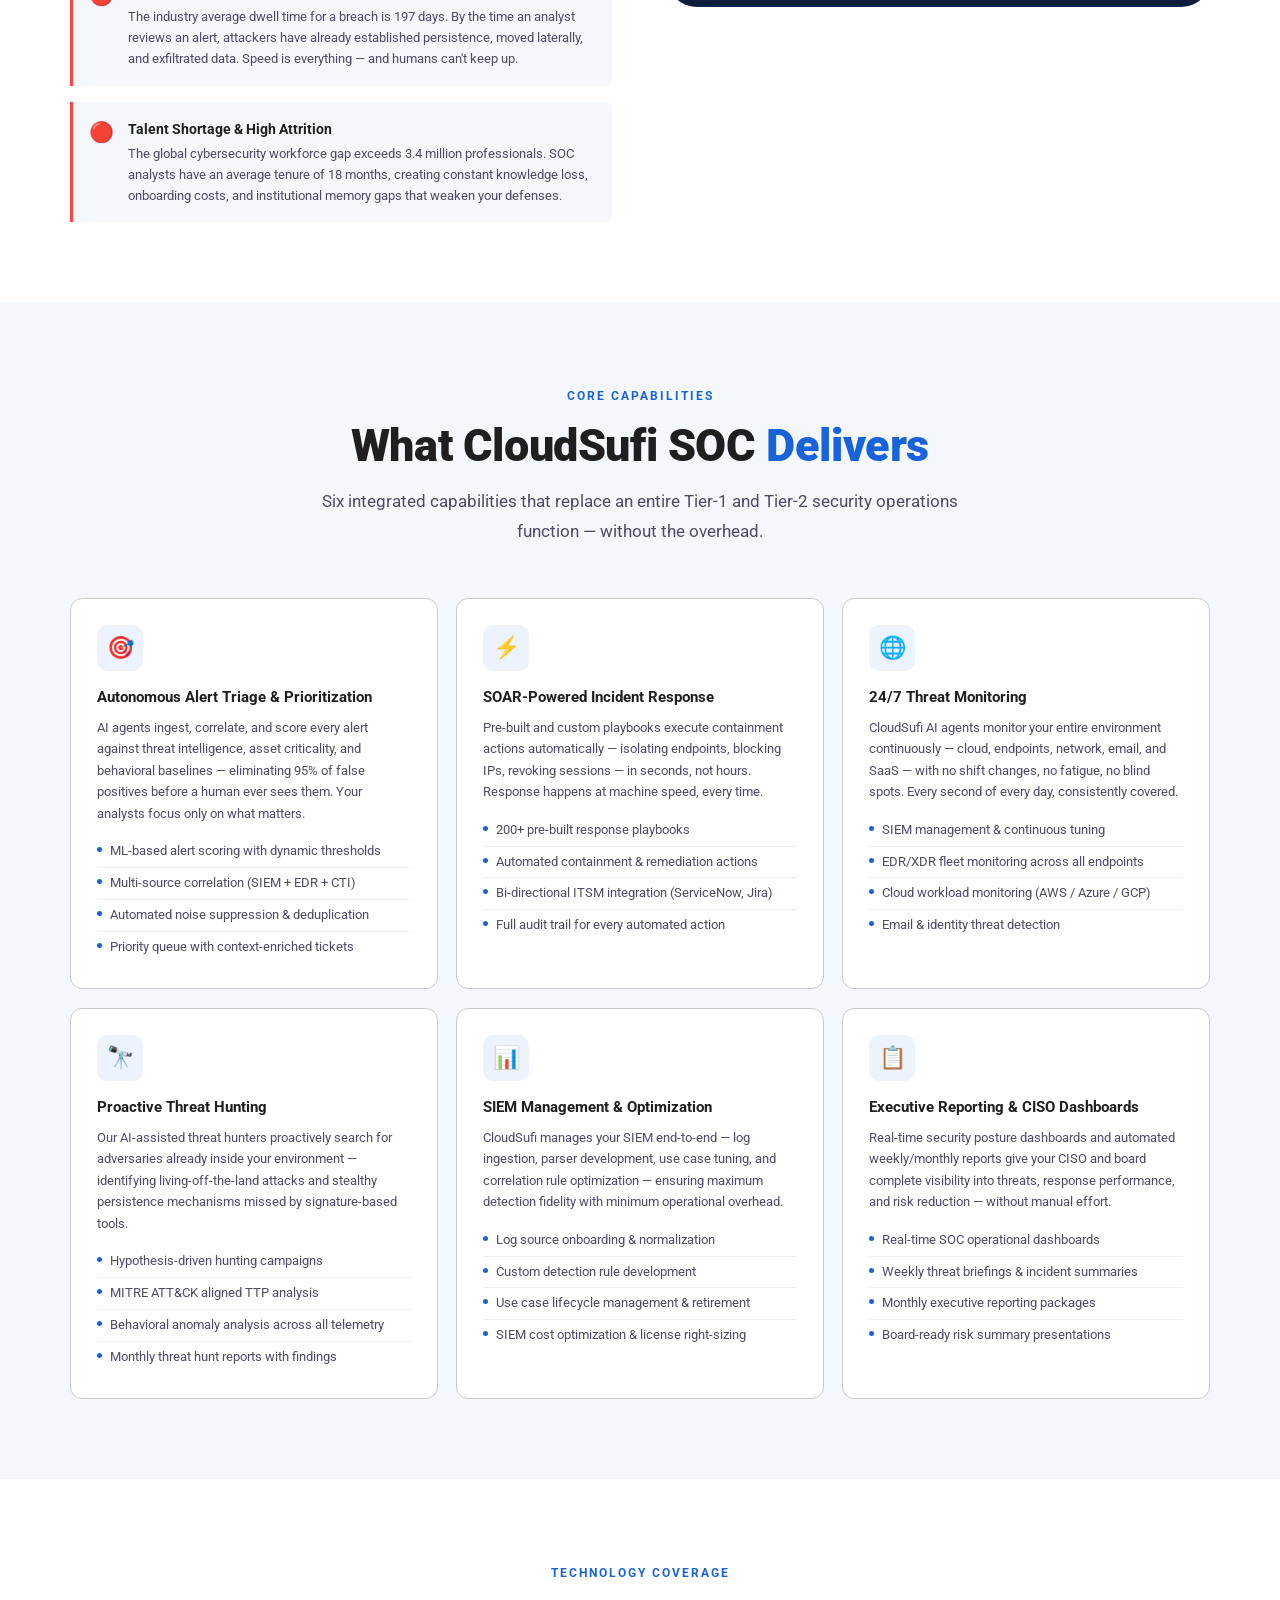
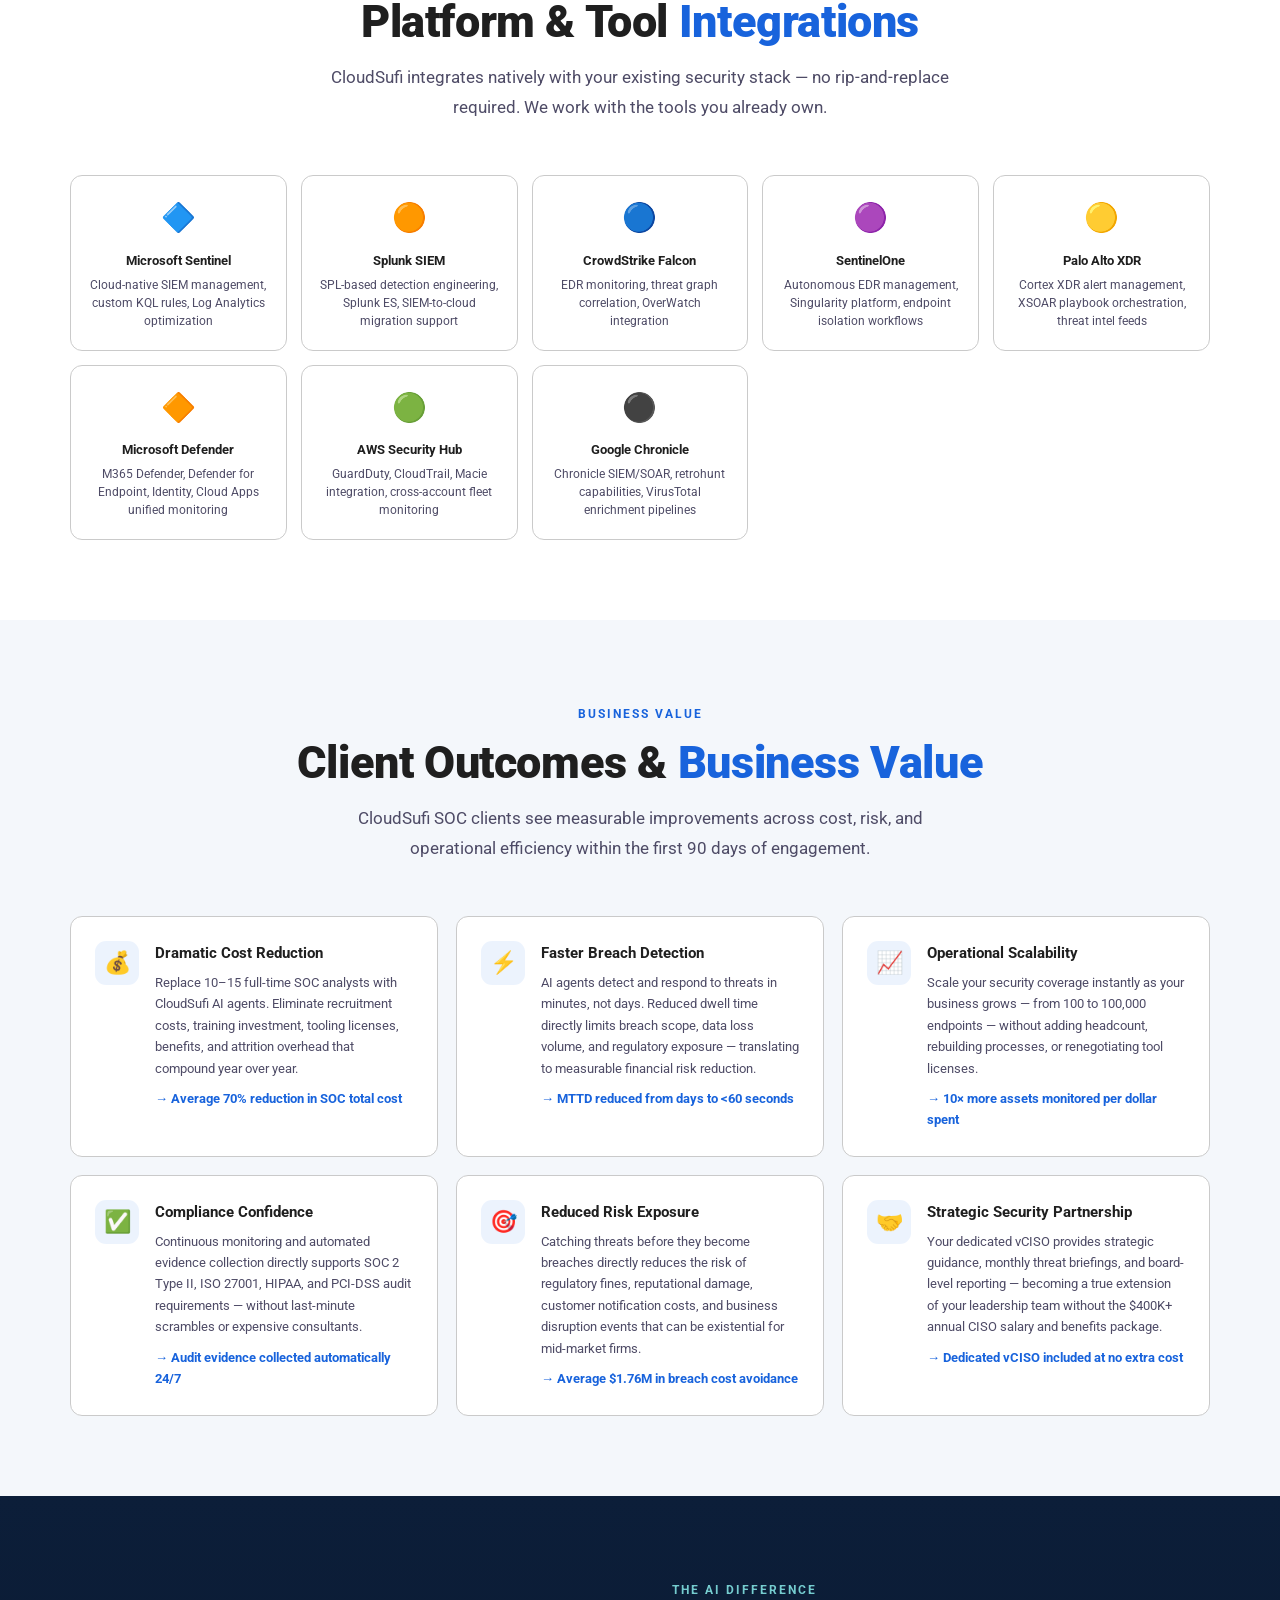
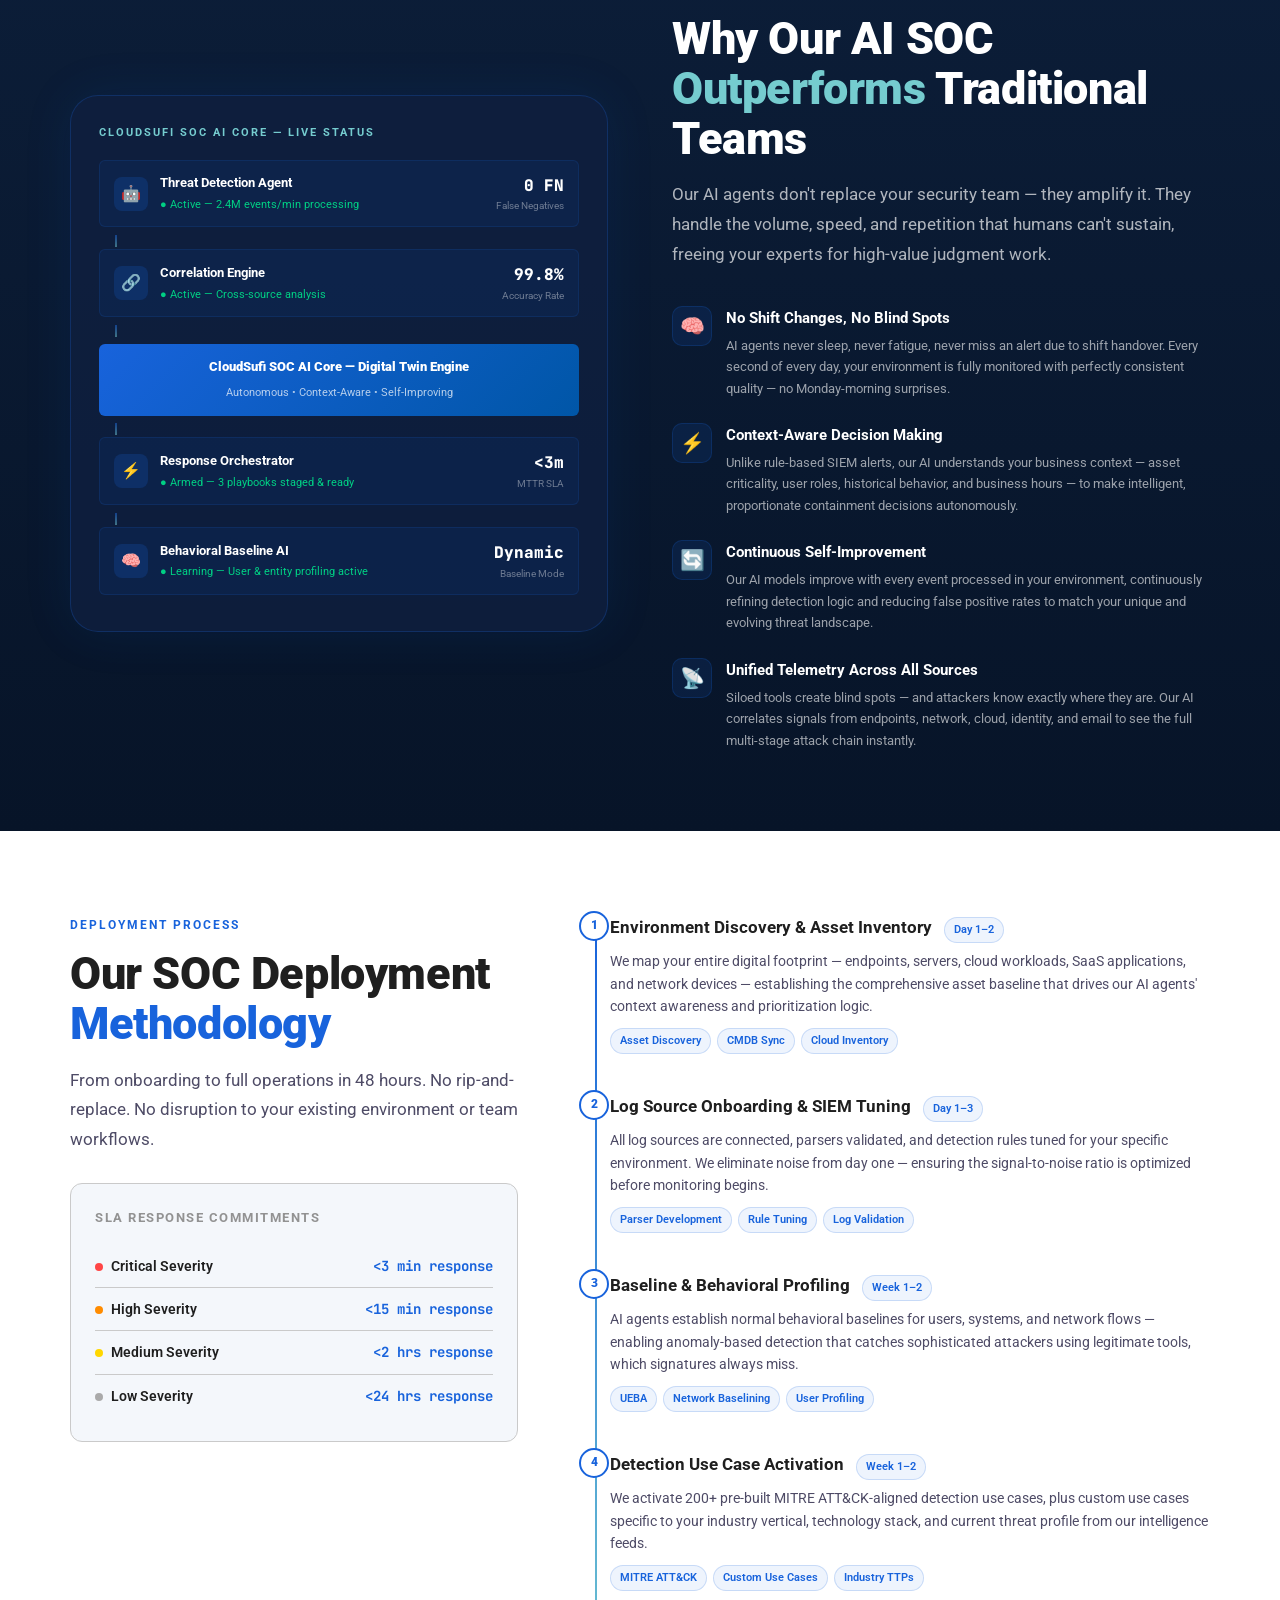
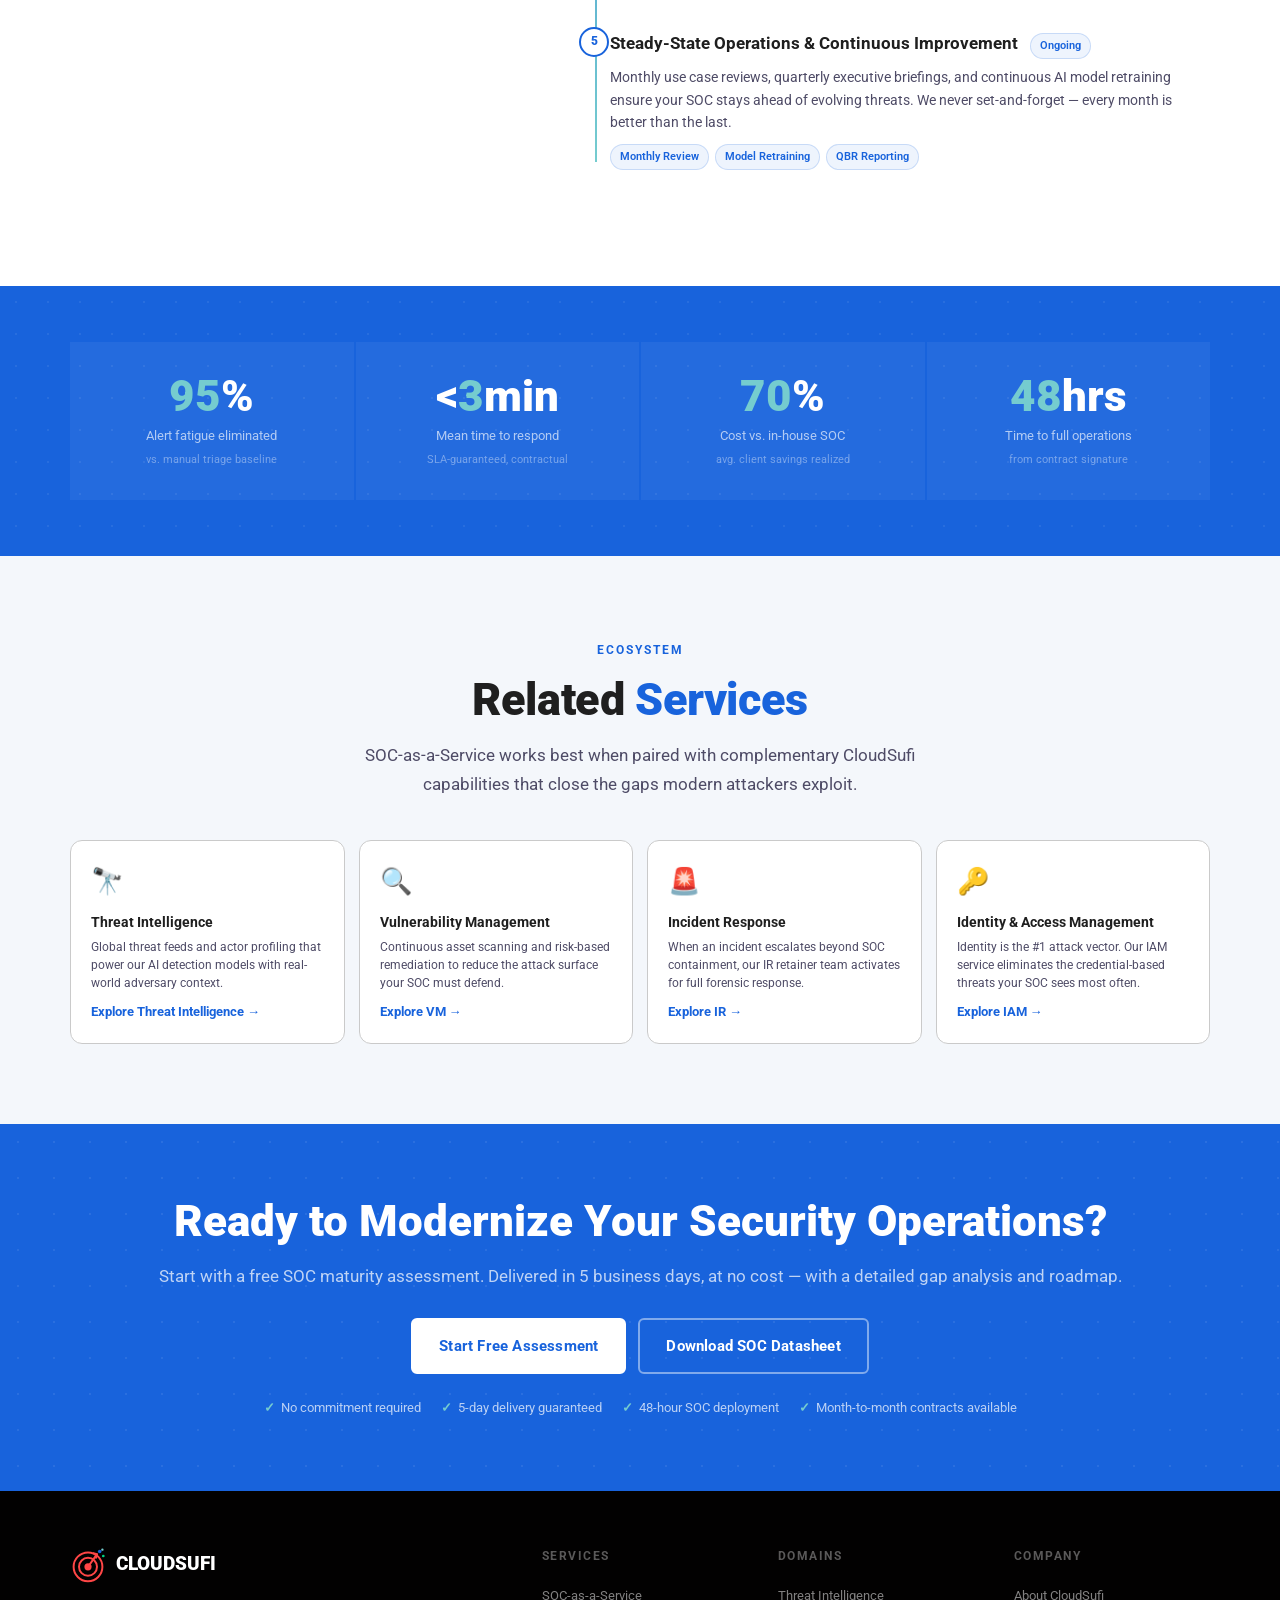
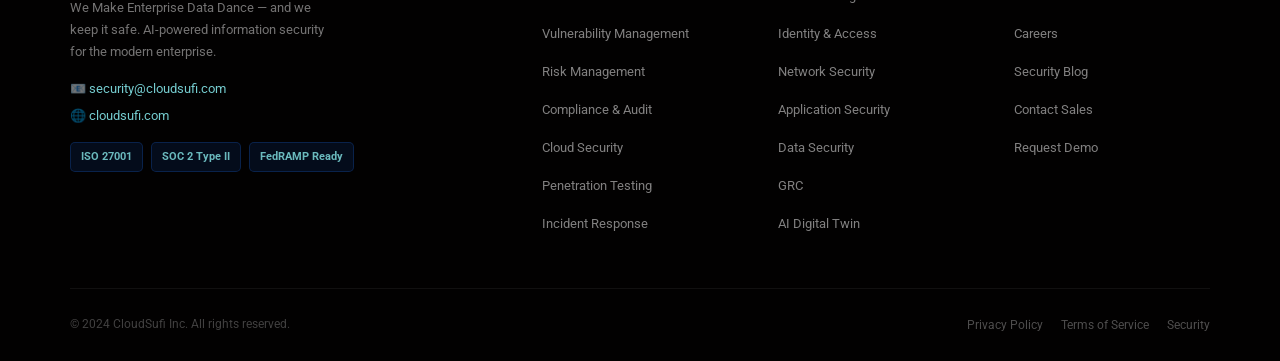
<file: soc.html>
<!DOCTYPE html><html lang="en"><head>
<meta charset="UTF-8"/><meta name="viewport" content="width=device-width, initial-scale=1.0"/>
<title>AI-Powered SOC-as-a-Service | CloudSufi InfoSec</title>
<meta name="description" content="CloudSufi's fully managed AI-powered SOC delivers 24/7 threat monitoring, autonomous alert triage, and SOAR-driven incident response — at 70% lower cost than in-house teams."/>
<link rel="preconnect" href="https://fonts.googleapis.com"/>
<link rel="preconnect" href="https://fonts.gstatic.com" crossorigin/>
<link href="https://fonts.googleapis.com/css2?family=Roboto:wght@300;400;500;700;900&family=JetBrains+Mono:wght@400;500&display=swap" rel="stylesheet"/>
<link rel="stylesheet" href="shared.css"/>
<style>
  .method-layout { display: grid; grid-template-columns: 1fr 1.4fr; gap: 64px; align-items: start; }
  .sla-box { background: var(--cs-off-white); border: 1px solid var(--cs-border); border-radius: var(--radius-md); padding: 24px; margin-top: 28px; }
  .sla-box h4 { font-size: 13px; font-weight: 700; text-transform: uppercase; letter-spacing: 1.5px; color: var(--cs-text-light); margin-bottom: 16px; }
  .sla-row { display: flex; justify-content: space-between; align-items: center; padding: 10px 0; border-bottom: 1px solid var(--cs-border); }
  .sla-row:last-child { border-bottom: none; }
  .sla-sev { font-size: 14px; font-weight: 600; color: var(--cs-text-dark); }
  .sla-val { font-size: 14px; font-weight: 700; color: var(--cs-blue); font-family: 'JetBrains Mono', monospace; }
  .sla-dot { width: 8px; height: 8px; border-radius: 50%; display: inline-block; margin-right: 8px; }
  .dot-red { background: var(--cs-red); }
  .dot-orange { background: #FF8C00; }
  .dot-yellow { background: #FFD700; }
  .dot-gray { background: #AAAAAA; }
  @media(max-width:900px) { .method-layout { grid-template-columns: 1fr; } }
</style>
</head><body>

<div class="top-banner"><div class="container"><p>🔒 CloudSufi AI Security Agents — 48-hour deployment, zero disruption. <a href="index.html">Learn more →</a></p></div></div>
<nav class="nav"><div class="container"><div class="nav-inner">
  <a href="index.html" class="nav-logo">
    <svg class="logo-icon" width="40" height="40" viewBox="0 0 40 40" fill="none"><circle cx="20" cy="22" r="16" stroke="#FF4646" stroke-width="2.5"/><circle cx="20" cy="22" r="10" stroke="#FF4646" stroke-width="2.5"/><circle cx="20" cy="22" r="4" fill="#FF4646"/><line x1="20" y1="22" x2="30" y2="8" stroke="#FF4646" stroke-width="2.5" stroke-linecap="round"/><polyline points="26,7 30,8 29,12" stroke="#FF4646" stroke-width="2.5" stroke-linecap="round" stroke-linejoin="round"/><circle cx="33" cy="5" r="2.2" fill="#1863DC"/><circle cx="37" cy="10" r="1.6" fill="#00D084"/><circle cx="36" cy="3" r="1.4" fill="#75CCCF"/></svg>
    <span class="logo-wordmark">CLOUD<span>SUFI</span></span>
  </a>
  <div class="nav-links">
    <a href="index.html">Home</a><a href="index.html#services">Services</a><a href="index.html#domains">Domains</a><a href="index.html#ai-twin">AI Digital Twin</a><a href="index.html#contact">Contact</a>
  </div>
  <div class="nav-cta">
    <a href="index.html#contact" class="btn btn-outline-blue" style="padding:10px 20px;font-size:13px;">Schedule Demo</a>
    <a href="index.html#contact" class="btn btn-primary" style="padding:10px 20px;font-size:13px;">Free Assessment</a>
  
    <button class="nav-hamburger" id="navHamburger" aria-label="Toggle navigation menu" aria-expanded="false"><span></span><span></span><span></span></button>
</div></div>
  <div class="nav-mobile" id="navMobile">
    <a href="index.html">Home</a>
    <a href="index.html#services">Services</a>
    <a href="index.html#domains">All Domains</a>
    <a href="index.html#ai-twin">AI Digital Twin</a>
    <a href="index.html#comparison">Compare</a>
    <a href="index.html#contact">Contact</a>
    <div class="nm-cta">
      <a href="index.html#contact" class="btn btn-outline-blue">Schedule Demo</a>
      <a href="index.html#contact" class="btn btn-primary">Free Assessment</a>
    </div>
  </div>
</nav>

<!-- BREADCRUMB -->
<div class="breadcrumb">
  <div class="container">
    <div class="breadcrumb-inner">
      <a href="index.html">Home</a>
      <span class="breadcrumb-sep">›</span>
      <a href="index.html#services">InfoSec Services</a>
      <span class="breadcrumb-sep">›</span>
      <span>SOC-as-a-Service</span>
    </div>
  </div>
</div>

<!-- HERO -->
<section class="domain-hero">
  <div class="hero-orb orb-1"></div>
  <div class="hero-orb orb-2"></div>
  <div class="container">
    <div class="hero-body">
      <div class="hero-eyebrow">
        <span class="pulse"></span>
        Security Operations Center
      </div>
      <div class="hero-icon-wrap">🛡️</div>
      <h1 class="h1">AI-Powered SOC-as-a-Service —<br/>Always On. Always Ahead.</h1>
      <p class="hero-desc">CloudSufi's fully managed SOC leverages autonomous AI agents to monitor, detect, triage, and respond to threats 24×7 — delivering Tier-1 and Tier-2 security operations at a fraction of the cost of traditional staffing. No shift changes. No alert fatigue. No blind spots.</p>
      <div class="hero-stats">
        <div class="hero-stat">
          <div class="stat-num"><em>95%</em></div>
          <div class="stat-lbl">Alert Noise Reduced</div>
        </div>
        <div class="hero-stat">
          <div class="stat-num"><em>&lt;3</em>min</div>
          <div class="stat-lbl">Mean Time to Respond</div>
        </div>
        <div class="hero-stat">
          <div class="stat-num"><em>24/7</em></div>
          <div class="stat-lbl">365 Coverage</div>
        </div>
        <div class="hero-stat">
          <div class="stat-num"><em>70%</em></div>
          <div class="stat-lbl">Lower Cost vs In-House SOC</div>
        </div>
      </div>
      <div class="hero-actions">
        <a href="index.html#contact" class="btn btn-primary">Start Free Assessment</a>
        <a href="index.html#contact" class="btn btn-outline-white">Download SOC Datasheet</a>
      </div>
    </div>
  </div>
</section>

<!-- CHALLENGE -->
<section class="section challenge-section">
  <div class="container">
    <div class="challenge-grid">
      <div>
        <span class="label">The Problem</span>
        <h2 class="h2">The Security Operations <em>Challenge</em></h2>
        <p class="sub">Running an effective SOC is one of the most resource-intensive challenges in enterprise security. Most teams are losing the battle before it begins.</p>
        <div class="challenge-points">
          <div class="challenge-point reveal">
            <span class="cp-icon">🔴</span>
            <div>
              <div class="cp-title">Analyst Burnout &amp; Alert Fatigue</div>
              <div class="cp-desc">Security teams are overwhelmed — the average SOC receives 11,000+ alerts per day. Analysts manually reviewing each alert miss critical threats buried in the noise. Burnout leads to slower response times and costly analyst turnover.</div>
            </div>
          </div>
          <div class="challenge-point reveal">
            <span class="cp-icon">🔴</span>
            <div>
              <div class="cp-title">24/7 Coverage Gaps</div>
              <div class="cp-desc">Maintaining true 24×7 coverage requires 3+ analyst shifts, significant headcount, and continuous training investment — with skill gaps emerging during nights and weekends when attackers know teams are thinnest.</div>
            </div>
          </div>
          <div class="challenge-point reveal">
            <span class="cp-icon">🔴</span>
            <div>
              <div class="cp-title">Escalating Dwell Times</div>
              <div class="cp-desc">The industry average dwell time for a breach is 197 days. By the time an analyst reviews an alert, attackers have already established persistence, moved laterally, and exfiltrated data. Speed is everything — and humans can't keep up.</div>
            </div>
          </div>
          <div class="challenge-point reveal">
            <span class="cp-icon">🔴</span>
            <div>
              <div class="cp-title">Talent Shortage &amp; High Attrition</div>
              <div class="cp-desc">The global cybersecurity workforce gap exceeds 3.4 million professionals. SOC analysts have an average tenure of 18 months, creating constant knowledge loss, onboarding costs, and institutional memory gaps that weaken your defenses.</div>
            </div>
          </div>
        </div>
      </div>
      <div>
        <div class="challenge-visual">
          <div class="cv-label">Industry Reality — 2024 Data</div>
          <div class="cv-stat">
            <div>
              <div class="cv-val">11,000+</div>
              <div class="cv-lbl">Alerts per SOC per day</div>
            </div>
            <div class="cv-bad">↑ Overwhelming</div>
          </div>
          <div class="cv-stat">
            <div>
              <div class="cv-val">197 days</div>
              <div class="cv-lbl">Average breach dwell time</div>
            </div>
            <div class="cv-bad">↑ Critical</div>
          </div>
          <div class="cv-stat">
            <div>
              <div class="cv-val">3.4M</div>
              <div class="cv-lbl">Global cybersecurity talent gap</div>
            </div>
            <div class="cv-bad">↑ Growing</div>
          </div>
          <div class="cv-stat">
            <div>
              <div class="cv-val">$4.88M</div>
              <div class="cv-lbl">Average cost of a data breach (IBM 2024)</div>
            </div>
            <div class="cv-bad">↑ Record High</div>
          </div>
          <div style="margin-top:20px;padding:14px;background:rgba(24,99,220,0.08);border-radius:8px;border:1px solid rgba(24,99,220,0.15);">
            <p style="font-size:12px;color:rgba(255,255,255,0.5);line-height:1.7;">Traditional SOC models were designed for a different threat landscape. CloudSufi's AI-native approach was built from the ground up for the speed and scale of modern attacks.</p>
          </div>
        </div>
      </div>
    </div>
  </div>
</section>

<!-- WHAT WE PROVIDE -->
<section class="section provide-section">
  <div class="container">
    <div class="text-center" style="margin-bottom:52px;">
      <span class="label">Core Capabilities</span>
      <h2 class="h2">What CloudSufi SOC <em>Delivers</em></h2>
      <p class="sub sub-center">Six integrated capabilities that replace an entire Tier-1 and Tier-2 security operations function — without the overhead.</p>
    </div>
    <div class="provide-grid">
      <div class="provide-card reveal">
        <div class="provide-icon">🎯</div>
        <div class="provide-title">Autonomous Alert Triage &amp; Prioritization</div>
        <div class="provide-desc">AI agents ingest, correlate, and score every alert against threat intelligence, asset criticality, and behavioral baselines — eliminating 95% of false positives before a human ever sees them. Your analysts focus only on what matters.</div>
        <ul class="provide-list">
          <li>ML-based alert scoring with dynamic thresholds</li>
          <li>Multi-source correlation (SIEM + EDR + CTI)</li>
          <li>Automated noise suppression &amp; deduplication</li>
          <li>Priority queue with context-enriched tickets</li>
        </ul>
      </div>
      <div class="provide-card reveal">
        <div class="provide-icon">⚡</div>
        <div class="provide-title">SOAR-Powered Incident Response</div>
        <div class="provide-desc">Pre-built and custom playbooks execute containment actions automatically — isolating endpoints, blocking IPs, revoking sessions — in seconds, not hours. Response happens at machine speed, every time.</div>
        <ul class="provide-list">
          <li>200+ pre-built response playbooks</li>
          <li>Automated containment &amp; remediation actions</li>
          <li>Bi-directional ITSM integration (ServiceNow, Jira)</li>
          <li>Full audit trail for every automated action</li>
        </ul>
      </div>
      <div class="provide-card reveal">
        <div class="provide-icon">🌐</div>
        <div class="provide-title">24/7 Threat Monitoring</div>
        <div class="provide-desc">CloudSufi AI agents monitor your entire environment continuously — cloud, endpoints, network, email, and SaaS — with no shift changes, no fatigue, no blind spots. Every second of every day, consistently covered.</div>
        <ul class="provide-list">
          <li>SIEM management &amp; continuous tuning</li>
          <li>EDR/XDR fleet monitoring across all endpoints</li>
          <li>Cloud workload monitoring (AWS / Azure / GCP)</li>
          <li>Email &amp; identity threat detection</li>
        </ul>
      </div>
      <div class="provide-card reveal">
        <div class="provide-icon">🔭</div>
        <div class="provide-title">Proactive Threat Hunting</div>
        <div class="provide-desc">Our AI-assisted threat hunters proactively search for adversaries already inside your environment — identifying living-off-the-land attacks and stealthy persistence mechanisms missed by signature-based tools.</div>
        <ul class="provide-list">
          <li>Hypothesis-driven hunting campaigns</li>
          <li>MITRE ATT&amp;CK aligned TTP analysis</li>
          <li>Behavioral anomaly analysis across all telemetry</li>
          <li>Monthly threat hunt reports with findings</li>
        </ul>
      </div>
      <div class="provide-card reveal">
        <div class="provide-icon">📊</div>
        <div class="provide-title">SIEM Management &amp; Optimization</div>
        <div class="provide-desc">CloudSufi manages your SIEM end-to-end — log ingestion, parser development, use case tuning, and correlation rule optimization — ensuring maximum detection fidelity with minimum operational overhead.</div>
        <ul class="provide-list">
          <li>Log source onboarding &amp; normalization</li>
          <li>Custom detection rule development</li>
          <li>Use case lifecycle management &amp; retirement</li>
          <li>SIEM cost optimization &amp; license right-sizing</li>
        </ul>
      </div>
      <div class="provide-card reveal">
        <div class="provide-icon">📋</div>
        <div class="provide-title">Executive Reporting &amp; CISO Dashboards</div>
        <div class="provide-desc">Real-time security posture dashboards and automated weekly/monthly reports give your CISO and board complete visibility into threats, response performance, and risk reduction — without manual effort.</div>
        <ul class="provide-list">
          <li>Real-time SOC operational dashboards</li>
          <li>Weekly threat briefings &amp; incident summaries</li>
          <li>Monthly executive reporting packages</li>
          <li>Board-ready risk summary presentations</li>
        </ul>
      </div>
    </div>
  </div>
</section>

<!-- CAPABILITIES / INTEGRATIONS -->
<section class="section cap-section">
  <div class="container">
    <div class="text-center" style="margin-bottom:52px;">
      <span class="label">Technology Coverage</span>
      <h2 class="h2">Platform &amp; Tool <em>Integrations</em></h2>
      <p class="sub sub-center">CloudSufi integrates natively with your existing security stack — no rip-and-replace required. We work with the tools you already own.</p>
    </div>
    <div class="cap-grid">
      <div class="cap-item reveal">
        <div class="cap-icon">🔷</div>
        <div class="cap-name">Microsoft Sentinel</div>
        <div class="cap-sub">Cloud-native SIEM management, custom KQL rules, Log Analytics optimization</div>
      </div>
      <div class="cap-item reveal">
        <div class="cap-icon">🟠</div>
        <div class="cap-name">Splunk SIEM</div>
        <div class="cap-sub">SPL-based detection engineering, Splunk ES, SIEM-to-cloud migration support</div>
      </div>
      <div class="cap-item reveal">
        <div class="cap-icon">🔵</div>
        <div class="cap-name">CrowdStrike Falcon</div>
        <div class="cap-sub">EDR monitoring, threat graph correlation, OverWatch integration</div>
      </div>
      <div class="cap-item reveal">
        <div class="cap-icon">🟣</div>
        <div class="cap-name">SentinelOne</div>
        <div class="cap-sub">Autonomous EDR management, Singularity platform, endpoint isolation workflows</div>
      </div>
      <div class="cap-item reveal">
        <div class="cap-icon">🟡</div>
        <div class="cap-name">Palo Alto XDR</div>
        <div class="cap-sub">Cortex XDR alert management, XSOAR playbook orchestration, threat intel feeds</div>
      </div>
      <div class="cap-item reveal">
        <div class="cap-icon">🔶</div>
        <div class="cap-name">Microsoft Defender</div>
        <div class="cap-sub">M365 Defender, Defender for Endpoint, Identity, Cloud Apps unified monitoring</div>
      </div>
      <div class="cap-item reveal">
        <div class="cap-icon">🟢</div>
        <div class="cap-name">AWS Security Hub</div>
        <div class="cap-sub">GuardDuty, CloudTrail, Macie integration, cross-account fleet monitoring</div>
      </div>
      <div class="cap-item reveal">
        <div class="cap-icon">⚫</div>
        <div class="cap-name">Google Chronicle</div>
        <div class="cap-sub">Chronicle SIEM/SOAR, retrohunt capabilities, VirusTotal enrichment pipelines</div>
      </div>
    </div>
  </div>
</section>

<!-- BUSINESS BENEFITS -->
<section class="section benefits-section">
  <div class="container">
    <div class="text-center" style="margin-bottom:52px;">
      <span class="label">Business Value</span>
      <h2 class="h2">Client Outcomes &amp; <em>Business Value</em></h2>
      <p class="sub sub-center">CloudSufi SOC clients see measurable improvements across cost, risk, and operational efficiency within the first 90 days of engagement.</p>
    </div>
    <div class="benefits-grid">
      <div class="benefit-card reveal">
        <div class="benefit-icon">💰</div>
        <div>
          <div class="benefit-title">Dramatic Cost Reduction</div>
          <div class="benefit-desc">Replace 10–15 full-time SOC analysts with CloudSufi AI agents. Eliminate recruitment costs, training investment, tooling licenses, benefits, and attrition overhead that compound year over year.</div>
          <span class="benefit-metric">→ Average 70% reduction in SOC total cost</span>
        </div>
      </div>
      <div class="benefit-card reveal">
        <div class="benefit-icon">⚡</div>
        <div>
          <div class="benefit-title">Faster Breach Detection</div>
          <div class="benefit-desc">AI agents detect and respond to threats in minutes, not days. Reduced dwell time directly limits breach scope, data loss volume, and regulatory exposure — translating to measurable financial risk reduction.</div>
          <span class="benefit-metric">→ MTTD reduced from days to &lt;60 seconds</span>
        </div>
      </div>
      <div class="benefit-card reveal">
        <div class="benefit-icon">📈</div>
        <div>
          <div class="benefit-title">Operational Scalability</div>
          <div class="benefit-desc">Scale your security coverage instantly as your business grows — from 100 to 100,000 endpoints — without adding headcount, rebuilding processes, or renegotiating tool licenses.</div>
          <span class="benefit-metric">→ 10× more assets monitored per dollar spent</span>
        </div>
      </div>
      <div class="benefit-card reveal">
        <div class="benefit-icon">✅</div>
        <div>
          <div class="benefit-title">Compliance Confidence</div>
          <div class="benefit-desc">Continuous monitoring and automated evidence collection directly supports SOC 2 Type II, ISO 27001, HIPAA, and PCI-DSS audit requirements — without last-minute scrambles or expensive consultants.</div>
          <span class="benefit-metric">→ Audit evidence collected automatically 24/7</span>
        </div>
      </div>
      <div class="benefit-card reveal">
        <div class="benefit-icon">🎯</div>
        <div>
          <div class="benefit-title">Reduced Risk Exposure</div>
          <div class="benefit-desc">Catching threats before they become breaches directly reduces the risk of regulatory fines, reputational damage, customer notification costs, and business disruption events that can be existential for mid-market firms.</div>
          <span class="benefit-metric">→ Average $1.76M in breach cost avoidance</span>
        </div>
      </div>
      <div class="benefit-card reveal">
        <div class="benefit-icon">🤝</div>
        <div>
          <div class="benefit-title">Strategic Security Partnership</div>
          <div class="benefit-desc">Your dedicated vCISO provides strategic guidance, monthly threat briefings, and board-level reporting — becoming a true extension of your leadership team without the $400K+ annual CISO salary and benefits package.</div>
          <span class="benefit-metric">→ Dedicated vCISO included at no extra cost</span>
        </div>
      </div>
    </div>
  </div>
</section>

<!-- AI ADVANTAGE -->
<section class="section ai-section">
  <div class="container">
    <div class="ai-layout">
      <div>
        <div class="ai-panel">
          <div class="ai-panel-label">CloudSufi SOC AI Core — Live Status</div>
          <div class="ai-row">
            <div class="ai-row-icon">🤖</div>
            <div>
              <div class="ai-row-name">Threat Detection Agent</div>
              <div class="ai-row-status">● Active — 2.4M events/min processing</div>
            </div>
            <div class="ai-row-val">
              <div class="v">0 FN</div>
              <div class="l">False Negatives</div>
            </div>
          </div>
          <div class="ai-divider"></div>
          <div class="ai-row">
            <div class="ai-row-icon">🔗</div>
            <div>
              <div class="ai-row-name">Correlation Engine</div>
              <div class="ai-row-status">● Active — Cross-source analysis</div>
            </div>
            <div class="ai-row-val">
              <div class="v">99.8%</div>
              <div class="l">Accuracy Rate</div>
            </div>
          </div>
          <div class="ai-divider"></div>
          <div class="ai-core">
            <strong>CloudSufi SOC AI Core — Digital Twin Engine</strong>
            <span>Autonomous • Context-Aware • Self-Improving</span>
          </div>
          <div class="ai-divider"></div>
          <div class="ai-row">
            <div class="ai-row-icon">⚡</div>
            <div>
              <div class="ai-row-name">Response Orchestrator</div>
              <div class="ai-row-status">● Armed — 3 playbooks staged &amp; ready</div>
            </div>
            <div class="ai-row-val">
              <div class="v">&lt;3m</div>
              <div class="l">MTTR SLA</div>
            </div>
          </div>
          <div class="ai-divider"></div>
          <div class="ai-row">
            <div class="ai-row-icon">🧠</div>
            <div>
              <div class="ai-row-name">Behavioral Baseline AI</div>
              <div class="ai-row-status">● Learning — User &amp; entity profiling active</div>
            </div>
            <div class="ai-row-val">
              <div class="v">Dynamic</div>
              <div class="l">Baseline Mode</div>
            </div>
          </div>
        </div>
      </div>
      <div>
        <span class="label label-light">The AI Difference</span>
        <h2 class="h2 h2-white">Why Our AI SOC <em>Outperforms</em> Traditional Teams</h2>
        <p class="sub sub-white" style="margin-bottom:36px;">Our AI agents don't replace your security team — they amplify it. They handle the volume, speed, and repetition that humans can't sustain, freeing your experts for high-value judgment work.</p>
        <div class="ai-points">
          <div class="ai-point">
            <div class="ai-point-icon">🧠</div>
            <div>
              <div class="ai-point-title">No Shift Changes, No Blind Spots</div>
              <div class="ai-point-desc">AI agents never sleep, never fatigue, never miss an alert due to shift handover. Every second of every day, your environment is fully monitored with perfectly consistent quality — no Monday-morning surprises.</div>
            </div>
          </div>
          <div class="ai-point">
            <div class="ai-point-icon">⚡</div>
            <div>
              <div class="ai-point-title">Context-Aware Decision Making</div>
              <div class="ai-point-desc">Unlike rule-based SIEM alerts, our AI understands your business context — asset criticality, user roles, historical behavior, and business hours — to make intelligent, proportionate containment decisions autonomously.</div>
            </div>
          </div>
          <div class="ai-point">
            <div class="ai-point-icon">🔄</div>
            <div>
              <div class="ai-point-title">Continuous Self-Improvement</div>
              <div class="ai-point-desc">Our AI models improve with every event processed in your environment, continuously refining detection logic and reducing false positive rates to match your unique and evolving threat landscape.</div>
            </div>
          </div>
          <div class="ai-point">
            <div class="ai-point-icon">📡</div>
            <div>
              <div class="ai-point-title">Unified Telemetry Across All Sources</div>
              <div class="ai-point-desc">Siloed tools create blind spots — and attackers know exactly where they are. Our AI correlates signals from endpoints, network, cloud, identity, and email to see the full multi-stage attack chain instantly.</div>
            </div>
          </div>
        </div>
      </div>
    </div>
  </div>
</section>

<!-- METHODOLOGY -->
<section class="section method-section">
  <div class="container">
    <div class="method-layout">
      <div>
        <span class="label">Deployment Process</span>
        <h2 class="h2">Our SOC Deployment <em>Methodology</em></h2>
        <p class="sub">From onboarding to full operations in 48 hours. No rip-and-replace. No disruption to your existing environment or team workflows.</p>
        <div class="sla-box">
          <h4>SLA Response Commitments</h4>
          <div class="sla-row">
            <div class="sla-sev"><span class="sla-dot dot-red"></span>Critical Severity</div>
            <div class="sla-val">&lt;3 min response</div>
          </div>
          <div class="sla-row">
            <div class="sla-sev"><span class="sla-dot dot-orange"></span>High Severity</div>
            <div class="sla-val">&lt;15 min response</div>
          </div>
          <div class="sla-row">
            <div class="sla-sev"><span class="sla-dot dot-yellow"></span>Medium Severity</div>
            <div class="sla-val">&lt;2 hrs response</div>
          </div>
          <div class="sla-row">
            <div class="sla-sev"><span class="sla-dot dot-gray"></span>Low Severity</div>
            <div class="sla-val">&lt;24 hrs response</div>
          </div>
        </div>
      </div>
      <div>
        <div class="method-steps">
          <div class="method-step reveal">
            <div class="ms-num">1</div>
            <div>
              <div class="ms-title">Environment Discovery &amp; Asset Inventory <span class="tag" style="margin-left:8px;">Day 1–2</span></div>
              <div class="ms-desc">We map your entire digital footprint — endpoints, servers, cloud workloads, SaaS applications, and network devices — establishing the comprehensive asset baseline that drives our AI agents' context awareness and prioritization logic.</div>
              <div class="ms-tags"><span class="tag">Asset Discovery</span><span class="tag">CMDB Sync</span><span class="tag">Cloud Inventory</span></div>
            </div>
          </div>
          <div class="method-step reveal">
            <div class="ms-num">2</div>
            <div>
              <div class="ms-title">Log Source Onboarding &amp; SIEM Tuning <span class="tag" style="margin-left:8px;">Day 1–3</span></div>
              <div class="ms-desc">All log sources are connected, parsers validated, and detection rules tuned for your specific environment. We eliminate noise from day one — ensuring the signal-to-noise ratio is optimized before monitoring begins.</div>
              <div class="ms-tags"><span class="tag">Parser Development</span><span class="tag">Rule Tuning</span><span class="tag">Log Validation</span></div>
            </div>
          </div>
          <div class="method-step reveal">
            <div class="ms-num">3</div>
            <div>
              <div class="ms-title">Baseline &amp; Behavioral Profiling <span class="tag" style="margin-left:8px;">Week 1–2</span></div>
              <div class="ms-desc">AI agents establish normal behavioral baselines for users, systems, and network flows — enabling anomaly-based detection that catches sophisticated attackers using legitimate tools, which signatures always miss.</div>
              <div class="ms-tags"><span class="tag">UEBA</span><span class="tag">Network Baselining</span><span class="tag">User Profiling</span></div>
            </div>
          </div>
          <div class="method-step reveal">
            <div class="ms-num">4</div>
            <div>
              <div class="ms-title">Detection Use Case Activation <span class="tag" style="margin-left:8px;">Week 1–2</span></div>
              <div class="ms-desc">We activate 200+ pre-built MITRE ATT&amp;CK-aligned detection use cases, plus custom use cases specific to your industry vertical, technology stack, and current threat profile from our intelligence feeds.</div>
              <div class="ms-tags"><span class="tag">MITRE ATT&amp;CK</span><span class="tag">Custom Use Cases</span><span class="tag">Industry TTPs</span></div>
            </div>
          </div>
          <div class="method-step reveal">
            <div class="ms-num">5</div>
            <div>
              <div class="ms-title">Steady-State Operations &amp; Continuous Improvement <span class="tag" style="margin-left:8px;">Ongoing</span></div>
              <div class="ms-desc">Monthly use case reviews, quarterly executive briefings, and continuous AI model retraining ensure your SOC stays ahead of evolving threats. We never set-and-forget — every month is better than the last.</div>
              <div class="ms-tags"><span class="tag">Monthly Review</span><span class="tag">Model Retraining</span><span class="tag">QBR Reporting</span></div>
            </div>
          </div>
        </div>
      </div>
    </div>
  </div>
</section>

<!-- OUTCOMES BAND -->
<div class="outcomes-band">
  <div class="container">
    <div class="outcomes-grid">
      <div class="outcome-cell">
        <div class="outcome-num"><span class="outcome-accent">95</span>%</div>
        <div class="outcome-label">Alert fatigue eliminated</div>
        <div class="outcome-sub">vs. manual triage baseline</div>
      </div>
      <div class="outcome-cell">
        <div class="outcome-num">&lt;<span class="outcome-accent">3</span>min</div>
        <div class="outcome-label">Mean time to respond</div>
        <div class="outcome-sub">SLA-guaranteed, contractual</div>
      </div>
      <div class="outcome-cell">
        <div class="outcome-num"><span class="outcome-accent">70</span>%</div>
        <div class="outcome-label">Cost vs. in-house SOC</div>
        <div class="outcome-sub">avg. client savings realized</div>
      </div>
      <div class="outcome-cell">
        <div class="outcome-num"><span class="outcome-accent">48</span>hrs</div>
        <div class="outcome-label">Time to full operations</div>
        <div class="outcome-sub">from contract signature</div>
      </div>
    </div>
  </div>
</div>

<!-- RELATED SERVICES -->
<section class="section related-section">
  <div class="container">
    <div class="text-center" style="margin-bottom:40px;">
      <span class="label">Ecosystem</span>
      <h2 class="h2">Related <em>Services</em></h2>
      <p class="sub sub-center">SOC-as-a-Service works best when paired with complementary CloudSufi capabilities that close the gaps modern attackers exploit.</p>
    </div>
    <div class="related-grid">
      <a href="threat-intelligence.html" class="related-card reveal">
        <div class="related-icon">🔭</div>
        <div class="related-title">Threat Intelligence</div>
        <div class="related-desc">Global threat feeds and actor profiling that power our AI detection models with real-world adversary context.</div>
        <span class="related-link">Explore Threat Intelligence →</span>
      </a>
      <a href="vulnerability-management.html" class="related-card reveal">
        <div class="related-icon">🔍</div>
        <div class="related-title">Vulnerability Management</div>
        <div class="related-desc">Continuous asset scanning and risk-based remediation to reduce the attack surface your SOC must defend.</div>
        <span class="related-link">Explore VM →</span>
      </a>
      <a href="incident-response.html" class="related-card reveal">
        <div class="related-icon">🚨</div>
        <div class="related-title">Incident Response</div>
        <div class="related-desc">When an incident escalates beyond SOC containment, our IR retainer team activates for full forensic response.</div>
        <span class="related-link">Explore IR →</span>
      </a>
      <a href="iam.html" class="related-card reveal">
        <div class="related-icon">🔑</div>
        <div class="related-title">Identity &amp; Access Management</div>
        <div class="related-desc">Identity is the #1 attack vector. Our IAM service eliminates the credential-based threats your SOC sees most often.</div>
        <span class="related-link">Explore IAM →</span>
      </a>
    </div>
  </div>
</section>

<!-- CTA BAND -->
<section class="cta-band">
  <div class="container">
    <div class="cta-inner">
      <h2 class="cta-title">Ready to Modernize Your Security Operations?</h2>
      <p class="cta-desc">Start with a free SOC maturity assessment. Delivered in 5 business days, at no cost — with a detailed gap analysis and roadmap.</p>
      <div class="cta-actions">
        <a href="index.html#contact" class="btn btn-white">Start Free Assessment</a>
        <a href="index.html#contact" class="btn btn-outline-white">Download SOC Datasheet</a>
      </div>
      <div class="cta-perks">
        <span class="cta-perk">No commitment required</span>
        <span class="cta-perk">5-day delivery guaranteed</span>
        <span class="cta-perk">48-hour SOC deployment</span>
        <span class="cta-perk">Month-to-month contracts available</span>
      </div>
    </div>
  </div>
</section>

<footer class="footer"><div class="container">
  <div class="footer-grid">
    <div>
      <div class="footer-brand-logo">
        <svg width="36" height="36" viewBox="0 0 40 40" fill="none"><circle cx="20" cy="22" r="16" stroke="#FF4646" stroke-width="2.2"/><circle cx="20" cy="22" r="10" stroke="#FF4646" stroke-width="2.2"/><circle cx="20" cy="22" r="4" fill="#FF4646"/><line x1="20" y1="22" x2="30" y2="8" stroke="#FF4646" stroke-width="2.2" stroke-linecap="round"/><polyline points="26,7 30,8 29,12" stroke="#FF4646" stroke-width="2.2" stroke-linecap="round" stroke-linejoin="round"/><circle cx="33" cy="5" r="2" fill="#1863DC"/><circle cx="37" cy="10" r="1.5" fill="#00D084"/><circle cx="36" cy="3" r="1.3" fill="#75CCCF"/></svg>
        <span class="footer-wordmark">CLOUDSUFI</span>
      </div>
      <p class="footer-tagline">We Make Enterprise Data Dance — and we keep it safe. AI-powered information security for the modern enterprise.</p>
      <div class="footer-contact-item">📧 <a href="mailto:security@cloudsufi.com">security@cloudsufi.com</a></div>
      <div class="footer-contact-item">🌐 <a href="https://cloudsufi.com">cloudsufi.com</a></div>
      <div class="footer-certs"><span class="fcert">ISO 27001</span><span class="fcert">SOC 2 Type II</span><span class="fcert">FedRAMP Ready</span></div>
    </div>
    <div><div class="footer-h">Services</div><ul class="footer-links"><li><a href="soc.html">SOC-as-a-Service</a></li><li><a href="vulnerability-management.html">Vulnerability Management</a></li><li><a href="risk-management.html">Risk Management</a></li><li><a href="grc.html">Compliance &amp; Audit</a></li><li><a href="cloud-security.html">Cloud Security</a></li><li><a href="pentest.html">Penetration Testing</a></li><li><a href="incident-response.html">Incident Response</a></li></ul></div>
    <div><div class="footer-h">Domains</div><ul class="footer-links"><li><a href="threat-intelligence.html">Threat Intelligence</a></li><li><a href="iam.html">Identity &amp; Access</a></li><li><a href="network-security.html">Network Security</a></li><li><a href="appsec.html">Application Security</a></li><li><a href="data-security.html">Data Security</a></li><li><a href="grc.html">GRC</a></li><li><a href="index.html#ai-twin">AI Digital Twin</a></li></ul></div>
    <div><div class="footer-h">Company</div><ul class="footer-links"><li><a href="https://cloudsufi.com/about">About CloudSufi</a></li><li><a href="https://cloudsufi.com/careers">Careers</a></li><li><a href="https://cloudsufi.com/blog">Security Blog</a></li><li><a href="index.html#contact">Contact Sales</a></li><li><a href="index.html#contact">Request Demo</a></li></ul></div>
  </div>
  <div class="footer-bottom">
    <div class="footer-copy">&copy; 2024 CloudSufi Inc. All rights reserved.</div>
    <div class="footer-bottom-links"><a href="#">Privacy Policy</a><a href="#">Terms of Service</a><a href="#">Security</a></div>
  </div>
</div></footer>
<script src="shared.js"></script>
</body></html>
</file>
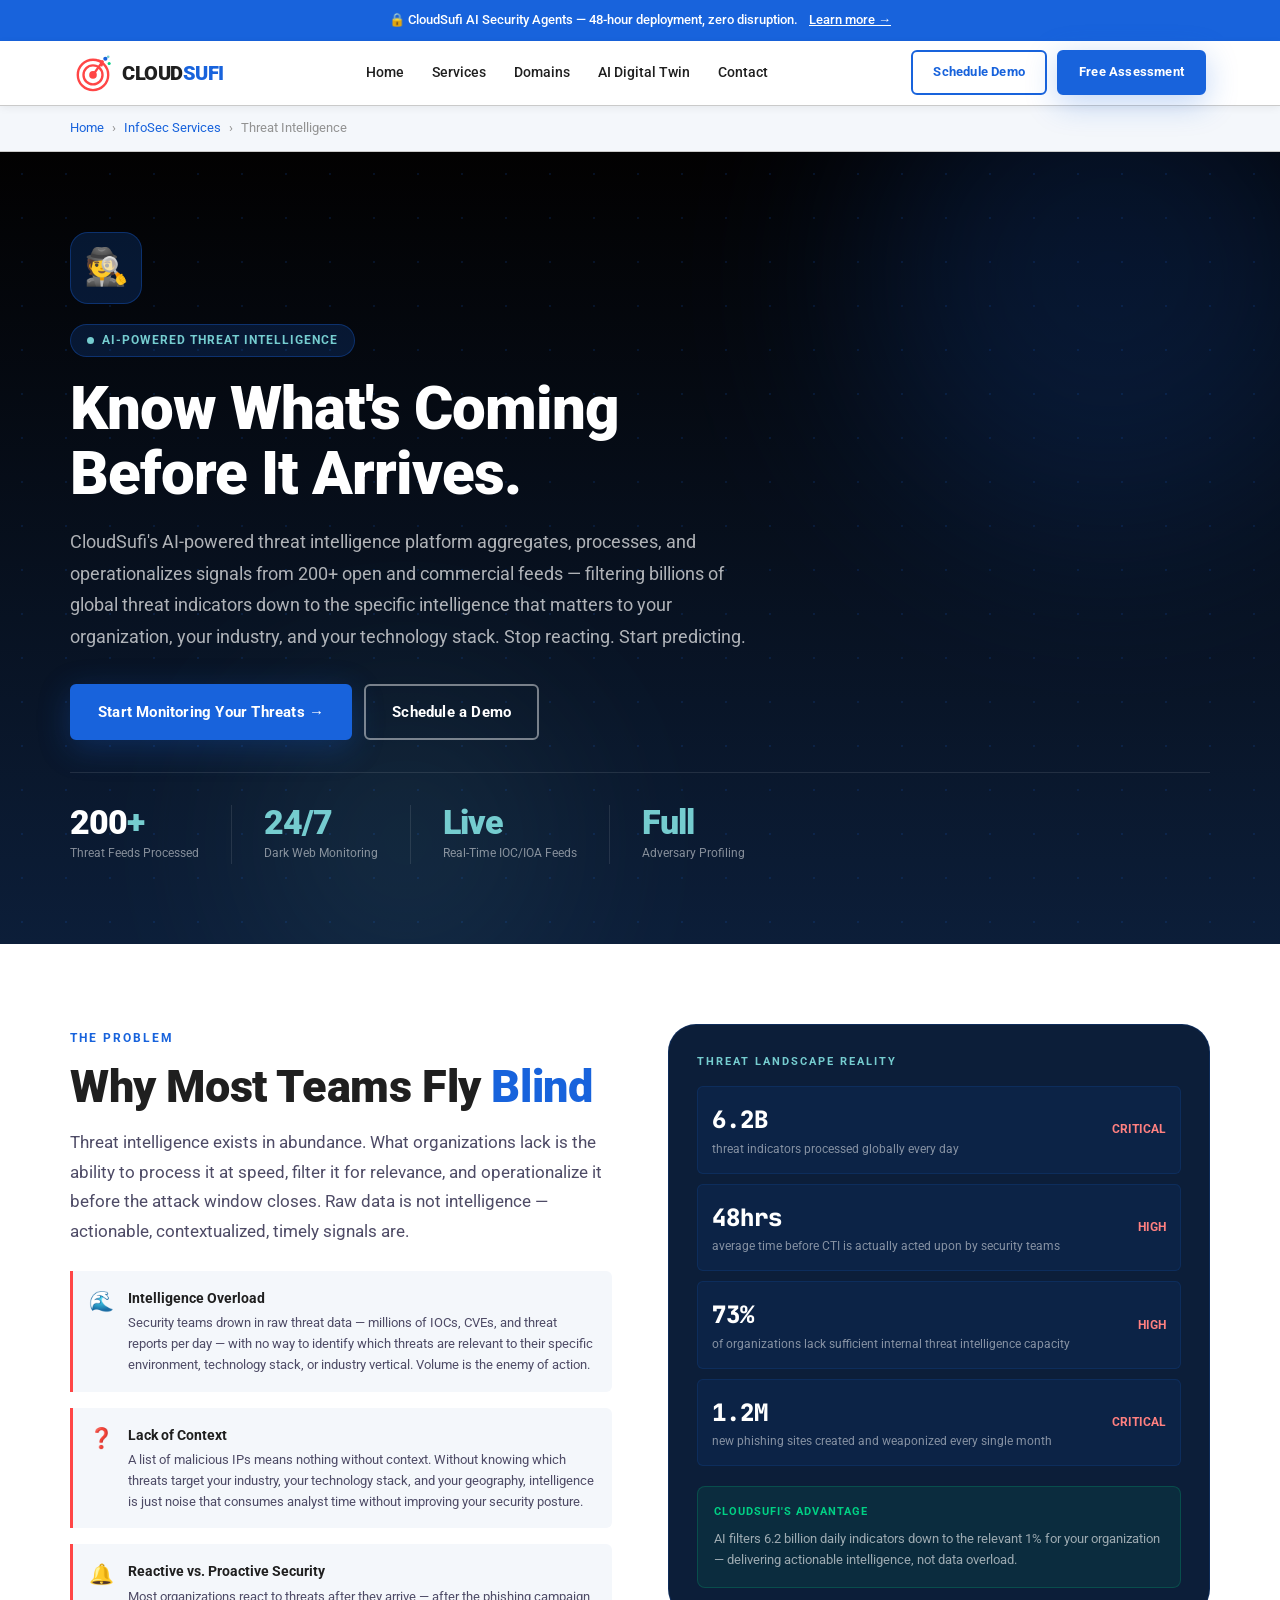
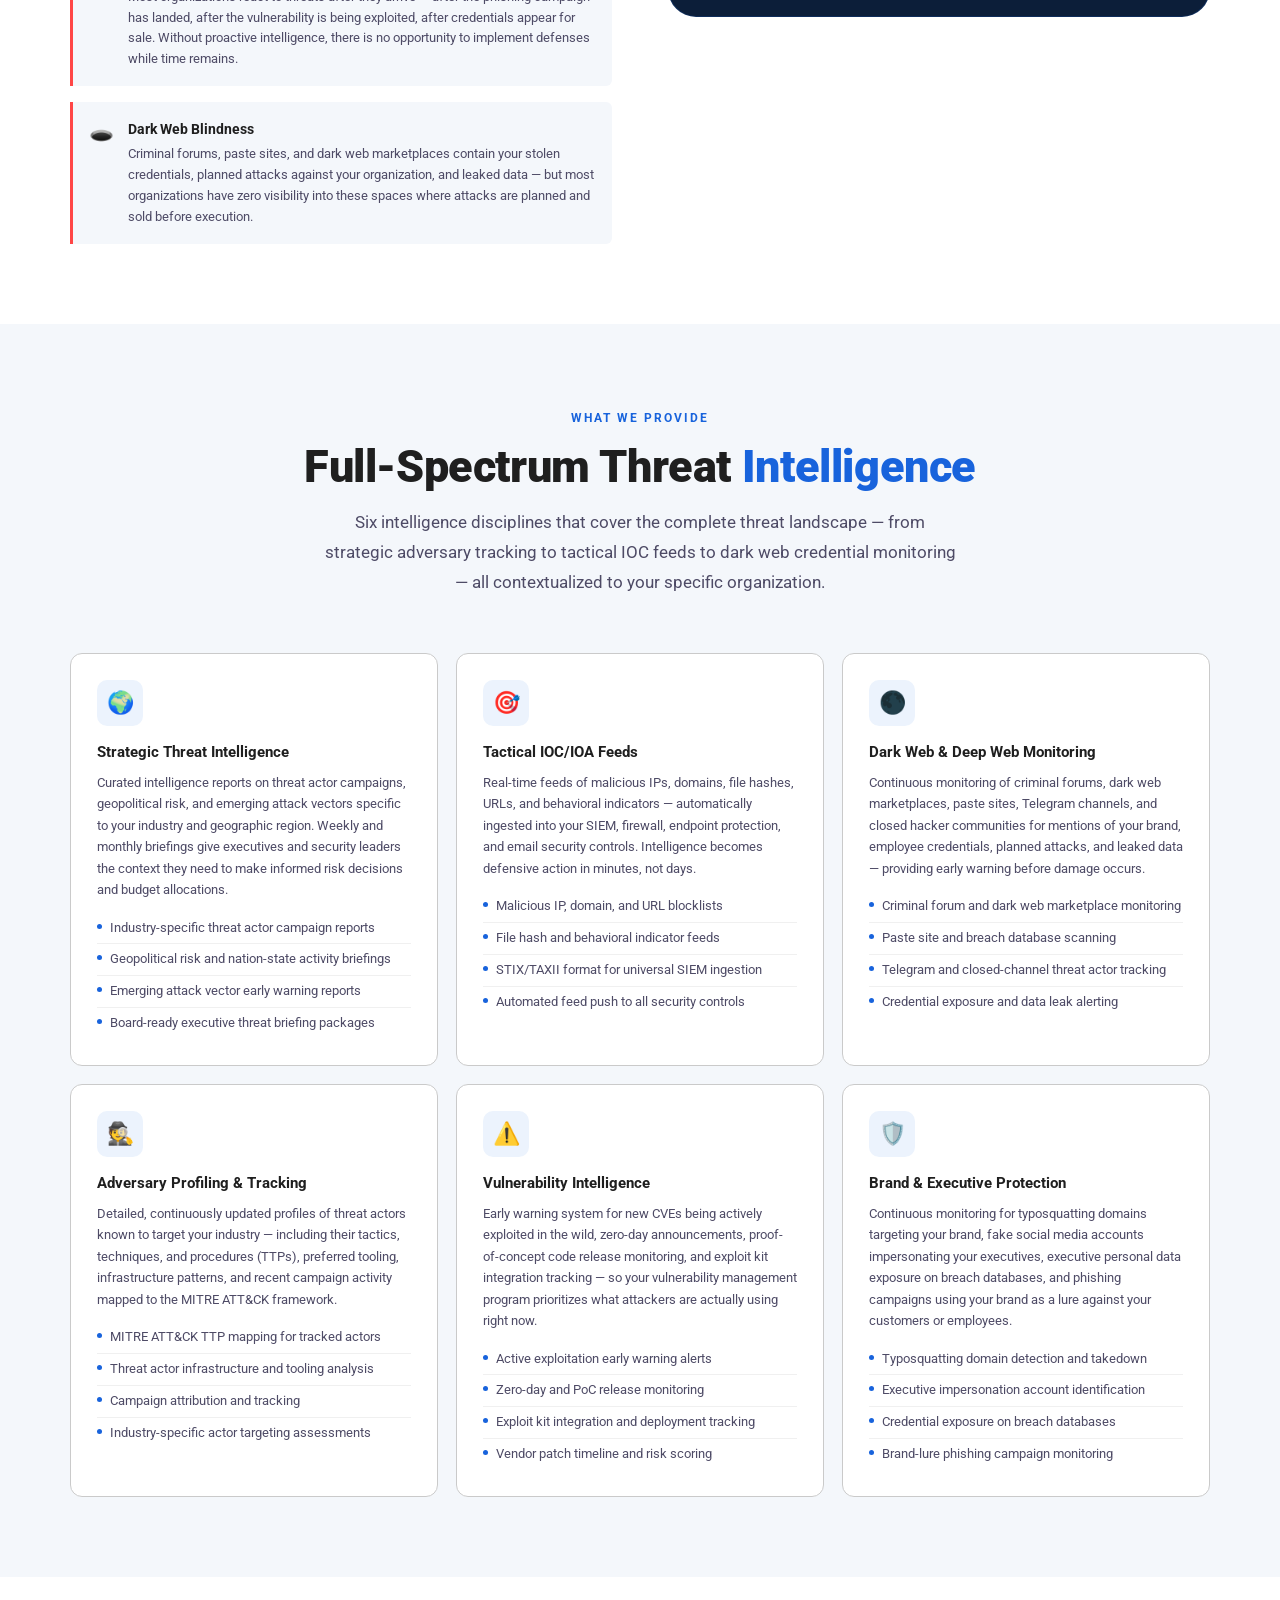
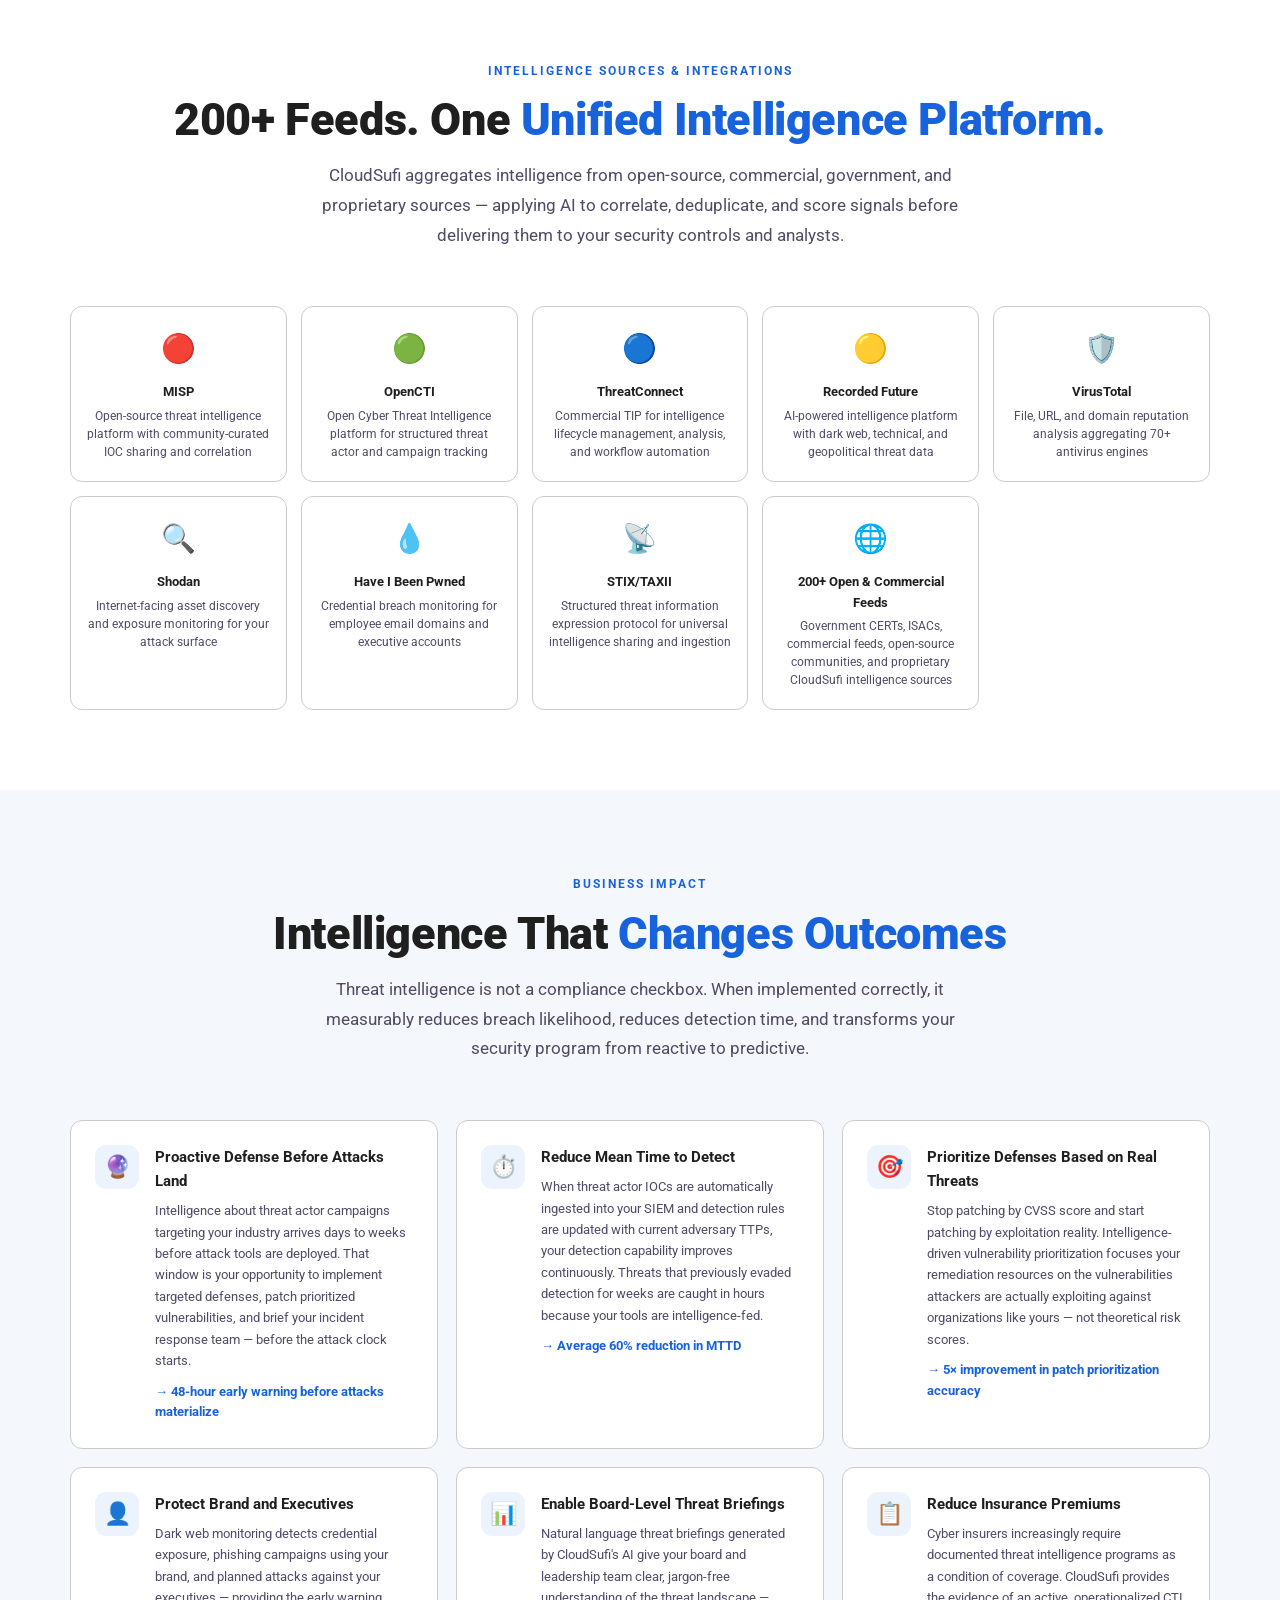
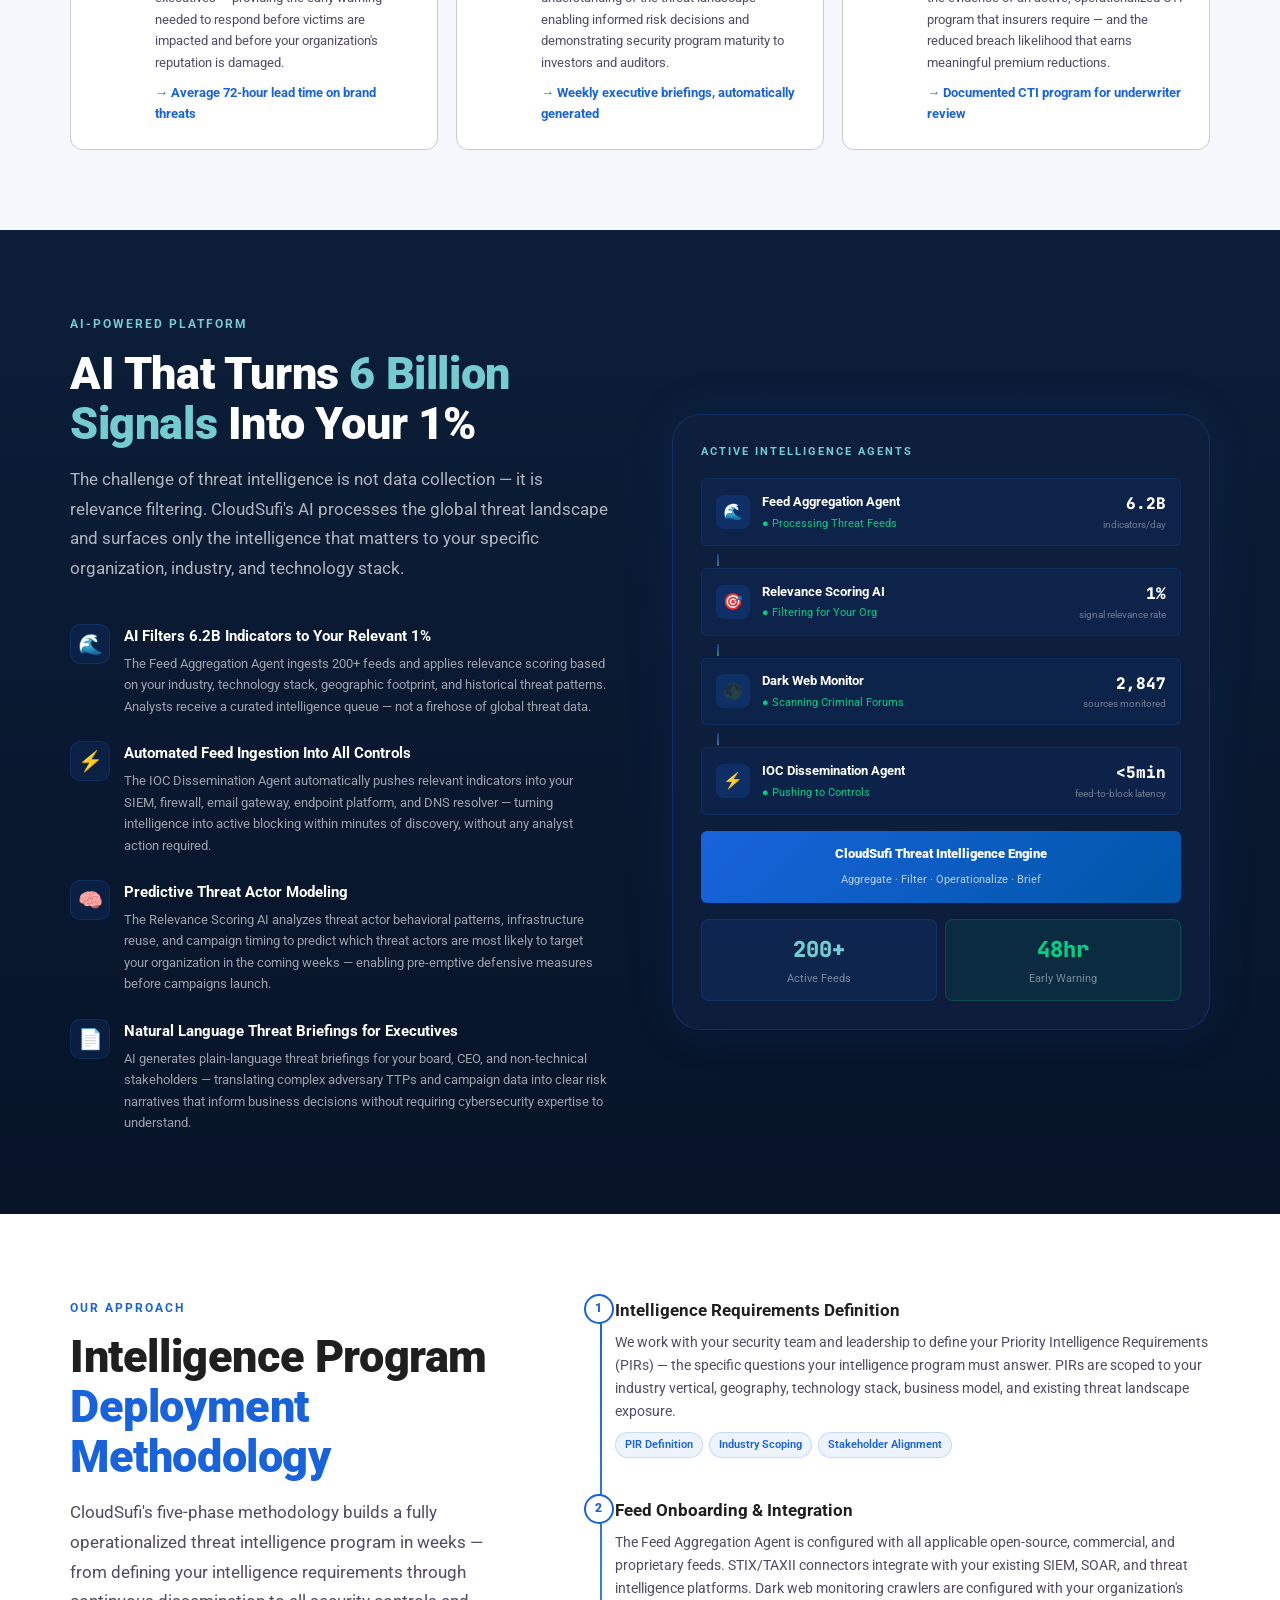
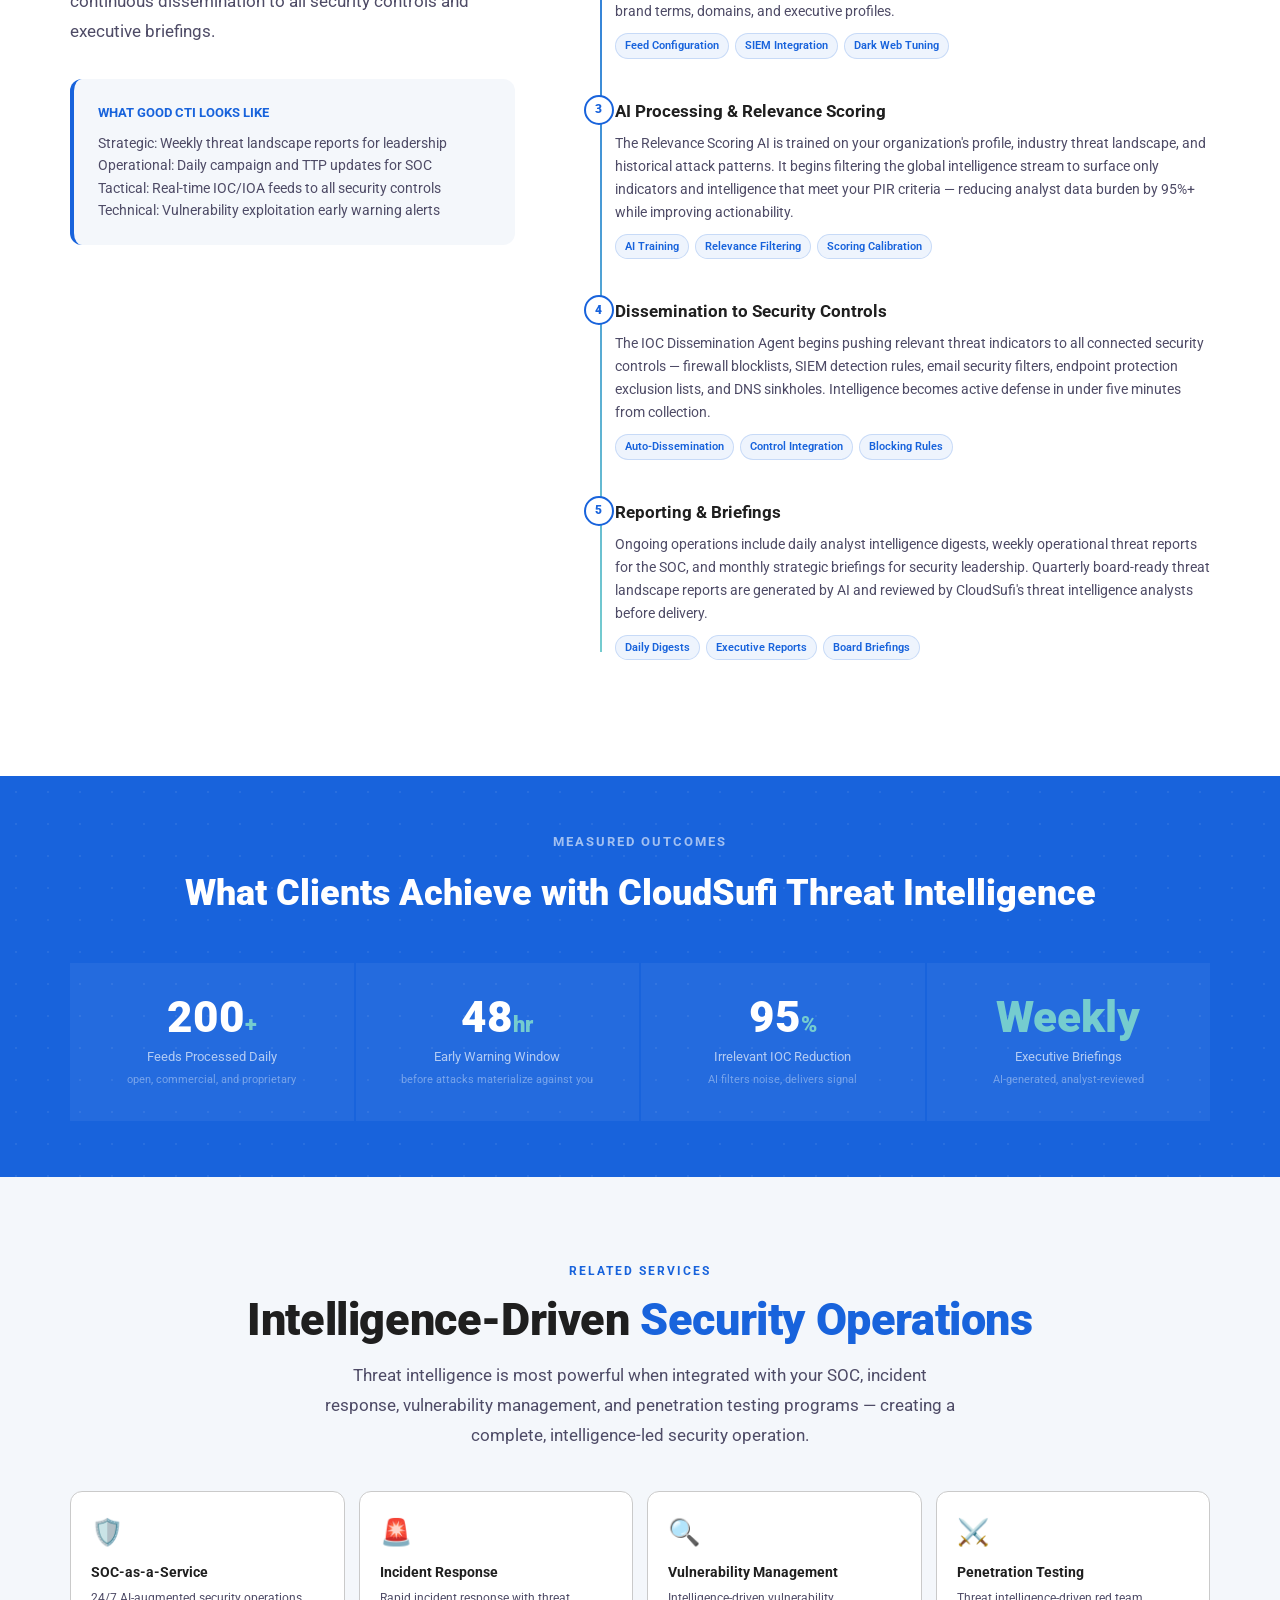
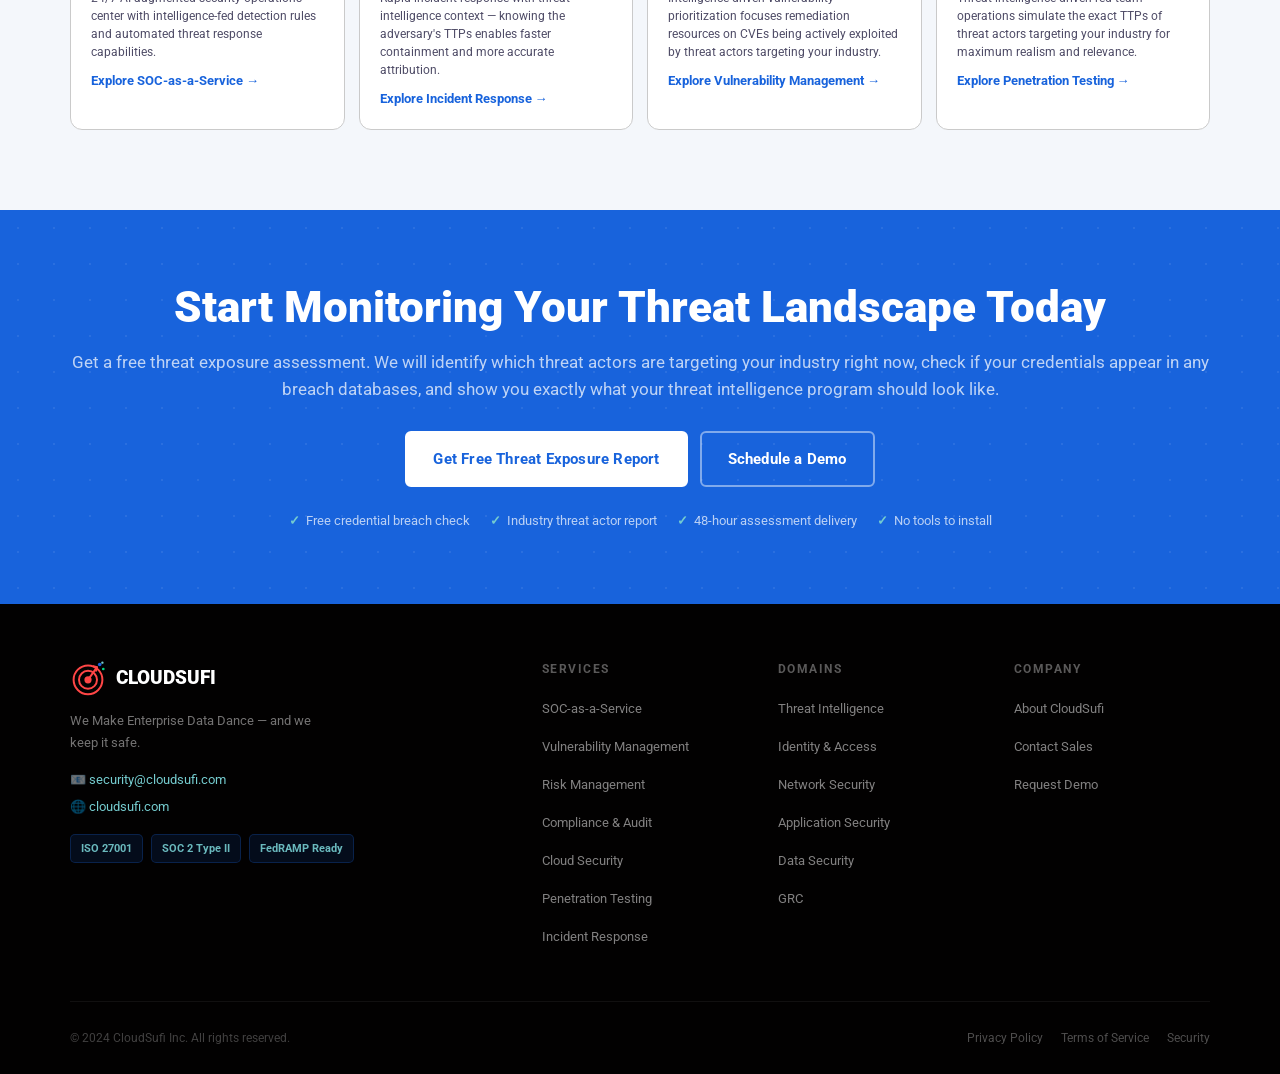
<file: threat-intelligence.html>
<!DOCTYPE html><html lang="en"><head>
<meta charset="UTF-8"/><meta name="viewport" content="width=device-width, initial-scale=1.0"/>
<title>Threat Intelligence Services | CloudSufi InfoSec</title>
<link rel="preconnect" href="https://fonts.googleapis.com"/>
<link rel="preconnect" href="https://fonts.gstatic.com" crossorigin/>
<link href="https://fonts.googleapis.com/css2?family=Roboto:wght@300;400;500;700;900&family=JetBrains+Mono:wght@400;500&display=swap" rel="stylesheet"/>
<link rel="stylesheet" href="shared.css"/>
</head><body>

<!-- TOP BANNER -->
<div class="top-banner"><div class="container"><p>🔒 CloudSufi AI Security Agents — 48-hour deployment, zero disruption. <a href="index.html">Learn more →</a></p></div></div>

<!-- NAV -->
<nav class="nav"><div class="container"><div class="nav-inner">
  <a href="index.html" class="nav-logo">
    <svg class="logo-icon" width="40" height="40" viewBox="0 0 40 40" fill="none"><circle cx="20" cy="22" r="16" stroke="#FF4646" stroke-width="2.5"/><circle cx="20" cy="22" r="10" stroke="#FF4646" stroke-width="2.5"/><circle cx="20" cy="22" r="4" fill="#FF4646"/><line x1="20" y1="22" x2="30" y2="8" stroke="#FF4646" stroke-width="2.5" stroke-linecap="round"/><polyline points="26,7 30,8 29,12" stroke="#FF4646" stroke-width="2.5" stroke-linecap="round" stroke-linejoin="round"/><circle cx="33" cy="5" r="2.2" fill="#1863DC"/><circle cx="37" cy="10" r="1.6" fill="#00D084"/><circle cx="36" cy="3" r="1.4" fill="#75CCCF"/></svg>
    <span class="logo-wordmark">CLOUD<span>SUFI</span></span>
  </a>
  <div class="nav-links">
    <a href="index.html">Home</a><a href="index.html#services">Services</a><a href="index.html#domains">Domains</a><a href="index.html#ai-twin">AI Digital Twin</a><a href="index.html#contact">Contact</a>
  </div>
  <div class="nav-cta">
    <a href="index.html#contact" class="btn btn-outline-blue" style="padding:10px 20px;font-size:13px;">Schedule Demo</a>
    <a href="index.html#contact" class="btn btn-primary" style="padding:10px 20px;font-size:13px;">Free Assessment</a>
  
    <button class="nav-hamburger" id="navHamburger" aria-label="Toggle navigation menu" aria-expanded="false"><span></span><span></span><span></span></button>
</div></div>
  <div class="nav-mobile" id="navMobile">
    <a href="index.html">Home</a>
    <a href="index.html#services">Services</a>
    <a href="index.html#domains">All Domains</a>
    <a href="index.html#ai-twin">AI Digital Twin</a>
    <a href="index.html#comparison">Compare</a>
    <a href="index.html#contact">Contact</a>
    <div class="nm-cta">
      <a href="index.html#contact" class="btn btn-outline-blue">Schedule Demo</a>
      <a href="index.html#contact" class="btn btn-primary">Free Assessment</a>
    </div>
  </div>
</nav>

<!-- BREADCRUMB -->
<div class="breadcrumb">
  <div class="container">
    <div class="breadcrumb-inner">
      <a href="index.html">Home</a>
      <span class="breadcrumb-sep">›</span>
      <a href="index.html#services">InfoSec Services</a>
      <span class="breadcrumb-sep">›</span>
      <span>Threat Intelligence</span>
    </div>
  </div>
</div>

<!-- HERO -->
<section class="domain-hero">
  <div class="hero-orb orb-1"></div>
  <div class="hero-orb orb-2"></div>
  <div class="container">
    <div class="hero-body">
      <div class="hero-icon-wrap">🕵️</div>
      <div class="hero-eyebrow"><span class="pulse"></span>AI-Powered Threat Intelligence</div>
      <h1 class="h1">Know What's Coming<br/>Before It Arrives.</h1>
      <p class="hero-desc">CloudSufi's AI-powered threat intelligence platform aggregates, processes, and operationalizes signals from 200+ open and commercial feeds — filtering billions of global threat indicators down to the specific intelligence that matters to your organization, your industry, and your technology stack. Stop reacting. Start predicting.</p>
      <div class="hero-actions">
        <a href="index.html#contact" class="btn btn-primary">Start Monitoring Your Threats →</a>
        <a href="index.html#contact" class="btn btn-outline-white">Schedule a Demo</a>
      </div>
      <div class="hero-stats">
        <div class="hero-stat">
          <div class="stat-num">200<em>+</em></div>
          <div class="stat-lbl">Threat Feeds Processed</div>
        </div>
        <div class="hero-stat">
          <div class="stat-num"><em>24/7</em></div>
          <div class="stat-lbl">Dark Web Monitoring</div>
        </div>
        <div class="hero-stat">
          <div class="stat-num"><em>Live</em></div>
          <div class="stat-lbl">Real-Time IOC/IOA Feeds</div>
        </div>
        <div class="hero-stat">
          <div class="stat-num"><em>Full</em></div>
          <div class="stat-lbl">Adversary Profiling</div>
        </div>
      </div>
    </div>
  </div>
</section>

<!-- CHALLENGE -->
<section class="section challenge-section">
  <div class="container">
    <div class="challenge-grid">
      <div>
        <span class="label">The Problem</span>
        <h2 class="h2">Why Most Teams Fly <em>Blind</em></h2>
        <p class="sub">Threat intelligence exists in abundance. What organizations lack is the ability to process it at speed, filter it for relevance, and operationalize it before the attack window closes. Raw data is not intelligence — actionable, contextualized, timely signals are.</p>
        <div class="challenge-points">
          <div class="challenge-point reveal">
            <span class="cp-icon">🌊</span>
            <div>
              <div class="cp-title">Intelligence Overload</div>
              <div class="cp-desc">Security teams drown in raw threat data — millions of IOCs, CVEs, and threat reports per day — with no way to identify which threats are relevant to their specific environment, technology stack, or industry vertical. Volume is the enemy of action.</div>
            </div>
          </div>
          <div class="challenge-point reveal">
            <span class="cp-icon">❓</span>
            <div>
              <div class="cp-title">Lack of Context</div>
              <div class="cp-desc">A list of malicious IPs means nothing without context. Without knowing which threats target your industry, your technology stack, and your geography, intelligence is just noise that consumes analyst time without improving your security posture.</div>
            </div>
          </div>
          <div class="challenge-point reveal">
            <span class="cp-icon">🔔</span>
            <div>
              <div class="cp-title">Reactive vs. Proactive Security</div>
              <div class="cp-desc">Most organizations react to threats after they arrive — after the phishing campaign has landed, after the vulnerability is being exploited, after credentials appear for sale. Without proactive intelligence, there is no opportunity to implement defenses while time remains.</div>
            </div>
          </div>
          <div class="challenge-point reveal">
            <span class="cp-icon">🕳️</span>
            <div>
              <div class="cp-title">Dark Web Blindness</div>
              <div class="cp-desc">Criminal forums, paste sites, and dark web marketplaces contain your stolen credentials, planned attacks against your organization, and leaked data — but most organizations have zero visibility into these spaces where attacks are planned and sold before execution.</div>
            </div>
          </div>
        </div>
      </div>
      <div class="challenge-visual reveal">
        <div class="cv-label">Threat Landscape Reality</div>
        <div class="cv-stat">
          <div>
            <div class="cv-val">6.2B</div>
            <div class="cv-lbl">threat indicators processed globally every day</div>
          </div>
          <div class="cv-bad">CRITICAL</div>
        </div>
        <div class="cv-stat">
          <div>
            <div class="cv-val">48hrs</div>
            <div class="cv-lbl">average time before CTI is actually acted upon by security teams</div>
          </div>
          <div class="cv-bad">HIGH</div>
        </div>
        <div class="cv-stat">
          <div>
            <div class="cv-val">73%</div>
            <div class="cv-lbl">of organizations lack sufficient internal threat intelligence capacity</div>
          </div>
          <div class="cv-bad">HIGH</div>
        </div>
        <div class="cv-stat">
          <div>
            <div class="cv-val">1.2M</div>
            <div class="cv-lbl">new phishing sites created and weaponized every single month</div>
          </div>
          <div class="cv-bad">CRITICAL</div>
        </div>
        <div style="margin-top:20px;padding:16px;background:rgba(0,208,132,0.08);border:1px solid rgba(0,208,132,0.2);border-radius:8px;">
          <div style="font-size:11px;font-weight:700;color:#00D084;text-transform:uppercase;letter-spacing:1px;margin-bottom:8px;">CloudSufi's Advantage</div>
          <div style="font-size:13px;color:rgba(255,255,255,0.6);line-height:1.6;">AI filters 6.2 billion daily indicators down to the relevant 1% for your organization — delivering actionable intelligence, not data overload.</div>
        </div>
      </div>
    </div>
  </div>
</section>

<!-- WHAT WE PROVIDE -->
<section class="section provide-section">
  <div class="container">
    <div class="text-center" style="margin-bottom:56px;">
      <span class="label">What We Provide</span>
      <h2 class="h2">Full-Spectrum Threat <em>Intelligence</em></h2>
      <p class="sub sub-center">Six intelligence disciplines that cover the complete threat landscape — from strategic adversary tracking to tactical IOC feeds to dark web credential monitoring — all contextualized to your specific organization.</p>
    </div>
    <div class="provide-grid">
      <div class="provide-card reveal">
        <div class="provide-icon">🌍</div>
        <div class="provide-title">Strategic Threat Intelligence</div>
        <div class="provide-desc">Curated intelligence reports on threat actor campaigns, geopolitical risk, and emerging attack vectors specific to your industry and geographic region. Weekly and monthly briefings give executives and security leaders the context they need to make informed risk decisions and budget allocations.</div>
        <ul class="provide-list">
          <li>Industry-specific threat actor campaign reports</li>
          <li>Geopolitical risk and nation-state activity briefings</li>
          <li>Emerging attack vector early warning reports</li>
          <li>Board-ready executive threat briefing packages</li>
        </ul>
      </div>
      <div class="provide-card reveal">
        <div class="provide-icon">🎯</div>
        <div class="provide-title">Tactical IOC/IOA Feeds</div>
        <div class="provide-desc">Real-time feeds of malicious IPs, domains, file hashes, URLs, and behavioral indicators — automatically ingested into your SIEM, firewall, endpoint protection, and email security controls. Intelligence becomes defensive action in minutes, not days.</div>
        <ul class="provide-list">
          <li>Malicious IP, domain, and URL blocklists</li>
          <li>File hash and behavioral indicator feeds</li>
          <li>STIX/TAXII format for universal SIEM ingestion</li>
          <li>Automated feed push to all security controls</li>
        </ul>
      </div>
      <div class="provide-card reveal">
        <div class="provide-icon">🌑</div>
        <div class="provide-title">Dark Web &amp; Deep Web Monitoring</div>
        <div class="provide-desc">Continuous monitoring of criminal forums, dark web marketplaces, paste sites, Telegram channels, and closed hacker communities for mentions of your brand, employee credentials, planned attacks, and leaked data — providing early warning before damage occurs.</div>
        <ul class="provide-list">
          <li>Criminal forum and dark web marketplace monitoring</li>
          <li>Paste site and breach database scanning</li>
          <li>Telegram and closed-channel threat actor tracking</li>
          <li>Credential exposure and data leak alerting</li>
        </ul>
      </div>
      <div class="provide-card reveal">
        <div class="provide-icon">🕵️</div>
        <div class="provide-title">Adversary Profiling &amp; Tracking</div>
        <div class="provide-desc">Detailed, continuously updated profiles of threat actors known to target your industry — including their tactics, techniques, and procedures (TTPs), preferred tooling, infrastructure patterns, and recent campaign activity mapped to the MITRE ATT&amp;CK framework.</div>
        <ul class="provide-list">
          <li>MITRE ATT&amp;CK TTP mapping for tracked actors</li>
          <li>Threat actor infrastructure and tooling analysis</li>
          <li>Campaign attribution and tracking</li>
          <li>Industry-specific actor targeting assessments</li>
        </ul>
      </div>
      <div class="provide-card reveal">
        <div class="provide-icon">⚠️</div>
        <div class="provide-title">Vulnerability Intelligence</div>
        <div class="provide-desc">Early warning system for new CVEs being actively exploited in the wild, zero-day announcements, proof-of-concept code release monitoring, and exploit kit integration tracking — so your vulnerability management program prioritizes what attackers are actually using right now.</div>
        <ul class="provide-list">
          <li>Active exploitation early warning alerts</li>
          <li>Zero-day and PoC release monitoring</li>
          <li>Exploit kit integration and deployment tracking</li>
          <li>Vendor patch timeline and risk scoring</li>
        </ul>
      </div>
      <div class="provide-card reveal">
        <div class="provide-icon">🛡️</div>
        <div class="provide-title">Brand &amp; Executive Protection</div>
        <div class="provide-desc">Continuous monitoring for typosquatting domains targeting your brand, fake social media accounts impersonating your executives, executive personal data exposure on breach databases, and phishing campaigns using your brand as a lure against your customers or employees.</div>
        <ul class="provide-list">
          <li>Typosquatting domain detection and takedown</li>
          <li>Executive impersonation account identification</li>
          <li>Credential exposure on breach databases</li>
          <li>Brand-lure phishing campaign monitoring</li>
        </ul>
      </div>
    </div>
  </div>
</section>

<!-- CAPABILITIES -->
<section class="section cap-section">
  <div class="container">
    <div class="text-center" style="margin-bottom:56px;">
      <span class="label">Intelligence Sources &amp; Integrations</span>
      <h2 class="h2">200+ Feeds. One <em>Unified Intelligence Platform.</em></h2>
      <p class="sub sub-center">CloudSufi aggregates intelligence from open-source, commercial, government, and proprietary sources — applying AI to correlate, deduplicate, and score signals before delivering them to your security controls and analysts.</p>
    </div>
    <div class="cap-grid">
      <div class="cap-item reveal">
        <div class="cap-icon">🔴</div>
        <div class="cap-name">MISP</div>
        <div class="cap-sub">Open-source threat intelligence platform with community-curated IOC sharing and correlation</div>
      </div>
      <div class="cap-item reveal">
        <div class="cap-icon">🟢</div>
        <div class="cap-name">OpenCTI</div>
        <div class="cap-sub">Open Cyber Threat Intelligence platform for structured threat actor and campaign tracking</div>
      </div>
      <div class="cap-item reveal">
        <div class="cap-icon">🔵</div>
        <div class="cap-name">ThreatConnect</div>
        <div class="cap-sub">Commercial TIP for intelligence lifecycle management, analysis, and workflow automation</div>
      </div>
      <div class="cap-item reveal">
        <div class="cap-icon">🟡</div>
        <div class="cap-name">Recorded Future</div>
        <div class="cap-sub">AI-powered intelligence platform with dark web, technical, and geopolitical threat data</div>
      </div>
      <div class="cap-item reveal">
        <div class="cap-icon">🛡️</div>
        <div class="cap-name">VirusTotal</div>
        <div class="cap-sub">File, URL, and domain reputation analysis aggregating 70+ antivirus engines</div>
      </div>
      <div class="cap-item reveal">
        <div class="cap-icon">🔍</div>
        <div class="cap-name">Shodan</div>
        <div class="cap-sub">Internet-facing asset discovery and exposure monitoring for your attack surface</div>
      </div>
      <div class="cap-item reveal">
        <div class="cap-icon">💧</div>
        <div class="cap-name">Have I Been Pwned</div>
        <div class="cap-sub">Credential breach monitoring for employee email domains and executive accounts</div>
      </div>
      <div class="cap-item reveal">
        <div class="cap-icon">📡</div>
        <div class="cap-name">STIX/TAXII</div>
        <div class="cap-sub">Structured threat information expression protocol for universal intelligence sharing and ingestion</div>
      </div>
      <div class="cap-item reveal">
        <div class="cap-icon">🌐</div>
        <div class="cap-name">200+ Open &amp; Commercial Feeds</div>
        <div class="cap-sub">Government CERTs, ISACs, commercial feeds, open-source communities, and proprietary CloudSufi intelligence sources</div>
      </div>
    </div>
  </div>
</section>

<!-- BENEFITS -->
<section class="section benefits-section">
  <div class="container">
    <div class="text-center" style="margin-bottom:56px;">
      <span class="label">Business Impact</span>
      <h2 class="h2">Intelligence That <em>Changes Outcomes</em></h2>
      <p class="sub sub-center">Threat intelligence is not a compliance checkbox. When implemented correctly, it measurably reduces breach likelihood, reduces detection time, and transforms your security program from reactive to predictive.</p>
    </div>
    <div class="benefits-grid">
      <div class="benefit-card reveal">
        <div class="benefit-icon">🔮</div>
        <div>
          <div class="benefit-title">Proactive Defense Before Attacks Land</div>
          <div class="benefit-desc">Intelligence about threat actor campaigns targeting your industry arrives days to weeks before attack tools are deployed. That window is your opportunity to implement targeted defenses, patch prioritized vulnerabilities, and brief your incident response team — before the attack clock starts.</div>
          <span class="benefit-metric">→ 48-hour early warning before attacks materialize</span>
        </div>
      </div>
      <div class="benefit-card reveal">
        <div class="benefit-icon">⏱️</div>
        <div>
          <div class="benefit-title">Reduce Mean Time to Detect</div>
          <div class="benefit-desc">When threat actor IOCs are automatically ingested into your SIEM and detection rules are updated with current adversary TTPs, your detection capability improves continuously. Threats that previously evaded detection for weeks are caught in hours because your tools are intelligence-fed.</div>
          <span class="benefit-metric">→ Average 60% reduction in MTTD</span>
        </div>
      </div>
      <div class="benefit-card reveal">
        <div class="benefit-icon">🎯</div>
        <div>
          <div class="benefit-title">Prioritize Defenses Based on Real Threats</div>
          <div class="benefit-desc">Stop patching by CVSS score and start patching by exploitation reality. Intelligence-driven vulnerability prioritization focuses your remediation resources on the vulnerabilities attackers are actually exploiting against organizations like yours — not theoretical risk scores.</div>
          <span class="benefit-metric">→ 5× improvement in patch prioritization accuracy</span>
        </div>
      </div>
      <div class="benefit-card reveal">
        <div class="benefit-icon">👤</div>
        <div>
          <div class="benefit-title">Protect Brand and Executives</div>
          <div class="benefit-desc">Dark web monitoring detects credential exposure, phishing campaigns using your brand, and planned attacks against your executives — providing the early warning needed to respond before victims are impacted and before your organization's reputation is damaged.</div>
          <span class="benefit-metric">→ Average 72-hour lead time on brand threats</span>
        </div>
      </div>
      <div class="benefit-card reveal">
        <div class="benefit-icon">📊</div>
        <div>
          <div class="benefit-title">Enable Board-Level Threat Briefings</div>
          <div class="benefit-desc">Natural language threat briefings generated by CloudSufi's AI give your board and leadership team clear, jargon-free understanding of the threat landscape — enabling informed risk decisions and demonstrating security program maturity to investors and auditors.</div>
          <span class="benefit-metric">→ Weekly executive briefings, automatically generated</span>
        </div>
      </div>
      <div class="benefit-card reveal">
        <div class="benefit-icon">📋</div>
        <div>
          <div class="benefit-title">Reduce Insurance Premiums</div>
          <div class="benefit-desc">Cyber insurers increasingly require documented threat intelligence programs as a condition of coverage. CloudSufi provides the evidence of an active, operationalized CTI program that insurers require — and the reduced breach likelihood that earns meaningful premium reductions.</div>
          <span class="benefit-metric">→ Documented CTI program for underwriter review</span>
        </div>
      </div>
    </div>
  </div>
</section>

<!-- AI ADVANTAGE -->
<section class="section ai-section">
  <div class="container">
    <div class="ai-layout">
      <div>
        <span class="label label-light">AI-Powered Platform</span>
        <h2 class="h2 h2-white">AI That Turns <em>6 Billion Signals</em> Into Your 1%</h2>
        <p class="sub sub-white" style="margin-bottom:40px;">The challenge of threat intelligence is not data collection — it is relevance filtering. CloudSufi's AI processes the global threat landscape and surfaces only the intelligence that matters to your specific organization, industry, and technology stack.</p>
        <div class="ai-points">
          <div class="ai-point">
            <div class="ai-point-icon">🌊</div>
            <div>
              <div class="ai-point-title">AI Filters 6.2B Indicators to Your Relevant 1%</div>
              <div class="ai-point-desc">The Feed Aggregation Agent ingests 200+ feeds and applies relevance scoring based on your industry, technology stack, geographic footprint, and historical threat patterns. Analysts receive a curated intelligence queue — not a firehose of global threat data.</div>
            </div>
          </div>
          <div class="ai-point">
            <div class="ai-point-icon">⚡</div>
            <div>
              <div class="ai-point-title">Automated Feed Ingestion Into All Controls</div>
              <div class="ai-point-desc">The IOC Dissemination Agent automatically pushes relevant indicators into your SIEM, firewall, email gateway, endpoint platform, and DNS resolver — turning intelligence into active blocking within minutes of discovery, without any analyst action required.</div>
            </div>
          </div>
          <div class="ai-point">
            <div class="ai-point-icon">🧠</div>
            <div>
              <div class="ai-point-title">Predictive Threat Actor Modeling</div>
              <div class="ai-point-desc">The Relevance Scoring AI analyzes threat actor behavioral patterns, infrastructure reuse, and campaign timing to predict which threat actors are most likely to target your organization in the coming weeks — enabling pre-emptive defensive measures before campaigns launch.</div>
            </div>
          </div>
          <div class="ai-point">
            <div class="ai-point-icon">📄</div>
            <div>
              <div class="ai-point-title">Natural Language Threat Briefings for Executives</div>
              <div class="ai-point-desc">AI generates plain-language threat briefings for your board, CEO, and non-technical stakeholders — translating complex adversary TTPs and campaign data into clear risk narratives that inform business decisions without requiring cybersecurity expertise to understand.</div>
            </div>
          </div>
        </div>
      </div>
      <div class="ai-panel">
        <div class="ai-panel-label">Active Intelligence Agents</div>
        <div class="ai-row">
          <div class="ai-row-icon">🌊</div>
          <div>
            <div class="ai-row-name">Feed Aggregation Agent</div>
            <div class="ai-row-status">● Processing Threat Feeds</div>
          </div>
          <div class="ai-row-val">
            <div class="v">6.2B</div>
            <div class="l">indicators/day</div>
          </div>
        </div>
        <div class="ai-divider"></div>
        <div class="ai-row">
          <div class="ai-row-icon">🎯</div>
          <div>
            <div class="ai-row-name">Relevance Scoring AI</div>
            <div class="ai-row-status">● Filtering for Your Org</div>
          </div>
          <div class="ai-row-val">
            <div class="v">1%</div>
            <div class="l">signal relevance rate</div>
          </div>
        </div>
        <div class="ai-divider"></div>
        <div class="ai-row">
          <div class="ai-row-icon">🌑</div>
          <div>
            <div class="ai-row-name">Dark Web Monitor</div>
            <div class="ai-row-status">● Scanning Criminal Forums</div>
          </div>
          <div class="ai-row-val">
            <div class="v">2,847</div>
            <div class="l">sources monitored</div>
          </div>
        </div>
        <div class="ai-divider"></div>
        <div class="ai-row">
          <div class="ai-row-icon">⚡</div>
          <div>
            <div class="ai-row-name">IOC Dissemination Agent</div>
            <div class="ai-row-status">● Pushing to Controls</div>
          </div>
          <div class="ai-row-val">
            <div class="v">&lt;5min</div>
            <div class="l">feed-to-block latency</div>
          </div>
        </div>
        <div class="ai-core" style="margin-top:16px;">
          <strong>CloudSufi Threat Intelligence Engine</strong>
          <span>Aggregate · Filter · Operationalize · Brief</span>
        </div>
        <div style="margin-top:16px;display:grid;grid-template-columns:1fr 1fr;gap:8px;">
          <div style="padding:12px;background:rgba(24,99,220,0.12);border:1px solid rgba(24,99,220,0.2);border-radius:8px;text-align:center;">
            <div style="font-size:22px;font-weight:900;color:#75CCCF;font-family:'JetBrains Mono',monospace;">200+</div>
            <div style="font-size:11px;color:rgba(255,255,255,0.45);margin-top:3px;">Active Feeds</div>
          </div>
          <div style="padding:12px;background:rgba(0,208,132,0.08);border:1px solid rgba(0,208,132,0.2);border-radius:8px;text-align:center;">
            <div style="font-size:22px;font-weight:900;color:#00D084;font-family:'JetBrains Mono',monospace;">48hr</div>
            <div style="font-size:11px;color:rgba(255,255,255,0.45);margin-top:3px;">Early Warning</div>
          </div>
        </div>
      </div>
    </div>
  </div>
</section>

<!-- METHODOLOGY -->
<section class="section method-section">
  <div class="container">
    <div style="display:grid;grid-template-columns:1fr 1.4fr;gap:72px;align-items:flex-start;">
      <div>
        <span class="label">Our Approach</span>
        <h2 class="h2">Intelligence Program <em>Deployment Methodology</em></h2>
        <p class="sub">CloudSufi's five-phase methodology builds a fully operationalized threat intelligence program in weeks — from defining your intelligence requirements through continuous dissemination to all security controls and executive briefings.</p>
        <div style="margin-top:32px;padding:24px;background:var(--cs-off-white);border-radius:12px;border-left:4px solid var(--cs-blue);">
          <div style="font-size:13px;font-weight:700;color:var(--cs-blue);margin-bottom:8px;">WHAT GOOD CTI LOOKS LIKE</div>
          <div style="font-size:14px;color:var(--cs-text-mid);">Strategic: Weekly threat landscape reports for leadership<br/>Operational: Daily campaign and TTP updates for SOC<br/>Tactical: Real-time IOC/IOA feeds to all security controls<br/>Technical: Vulnerability exploitation early warning alerts</div>
        </div>
      </div>
      <div class="method-steps">
        <div class="method-step reveal">
          <div class="ms-num">1</div>
          <div>
            <div class="ms-title">Intelligence Requirements Definition</div>
            <div class="ms-desc">We work with your security team and leadership to define your Priority Intelligence Requirements (PIRs) — the specific questions your intelligence program must answer. PIRs are scoped to your industry vertical, geography, technology stack, business model, and existing threat landscape exposure.</div>
            <div class="ms-tags">
              <span class="tag">PIR Definition</span><span class="tag">Industry Scoping</span><span class="tag">Stakeholder Alignment</span>
            </div>
          </div>
        </div>
        <div class="method-step reveal">
          <div class="ms-num">2</div>
          <div>
            <div class="ms-title">Feed Onboarding &amp; Integration</div>
            <div class="ms-desc">The Feed Aggregation Agent is configured with all applicable open-source, commercial, and proprietary feeds. STIX/TAXII connectors integrate with your existing SIEM, SOAR, and threat intelligence platforms. Dark web monitoring crawlers are configured with your organization's brand terms, domains, and executive profiles.</div>
            <div class="ms-tags">
              <span class="tag">Feed Configuration</span><span class="tag">SIEM Integration</span><span class="tag">Dark Web Tuning</span>
            </div>
          </div>
        </div>
        <div class="method-step reveal">
          <div class="ms-num">3</div>
          <div>
            <div class="ms-title">AI Processing &amp; Relevance Scoring</div>
            <div class="ms-desc">The Relevance Scoring AI is trained on your organization's profile, industry threat landscape, and historical attack patterns. It begins filtering the global intelligence stream to surface only indicators and intelligence that meet your PIR criteria — reducing analyst data burden by 95%+ while improving actionability.</div>
            <div class="ms-tags">
              <span class="tag">AI Training</span><span class="tag">Relevance Filtering</span><span class="tag">Scoring Calibration</span>
            </div>
          </div>
        </div>
        <div class="method-step reveal">
          <div class="ms-num">4</div>
          <div>
            <div class="ms-title">Dissemination to Security Controls</div>
            <div class="ms-desc">The IOC Dissemination Agent begins pushing relevant threat indicators to all connected security controls — firewall blocklists, SIEM detection rules, email security filters, endpoint protection exclusion lists, and DNS sinkholes. Intelligence becomes active defense in under five minutes from collection.</div>
            <div class="ms-tags">
              <span class="tag">Auto-Dissemination</span><span class="tag">Control Integration</span><span class="tag">Blocking Rules</span>
            </div>
          </div>
        </div>
        <div class="method-step reveal">
          <div class="ms-num">5</div>
          <div>
            <div class="ms-title">Reporting &amp; Briefings</div>
            <div class="ms-desc">Ongoing operations include daily analyst intelligence digests, weekly operational threat reports for the SOC, and monthly strategic briefings for security leadership. Quarterly board-ready threat landscape reports are generated by AI and reviewed by CloudSufi's threat intelligence analysts before delivery.</div>
            <div class="ms-tags">
              <span class="tag">Daily Digests</span><span class="tag">Executive Reports</span><span class="tag">Board Briefings</span>
            </div>
          </div>
        </div>
      </div>
    </div>
  </div>
</section>

<!-- OUTCOMES BAND -->
<section class="outcomes-band">
  <div class="container">
    <div class="text-center" style="margin-bottom:40px;position:relative;">
      <div style="font-size:13px;font-weight:700;color:rgba(255,255,255,0.6);text-transform:uppercase;letter-spacing:2px;margin-bottom:12px;">Measured Outcomes</div>
      <div style="font-size:clamp(22px,3vw,36px);font-weight:900;color:#fff;">What Clients Achieve with CloudSufi Threat Intelligence</div>
    </div>
    <div class="outcomes-grid">
      <div class="outcome-cell">
        <div class="outcome-num">200<span class="outcome-unit outcome-accent">+</span></div>
        <div class="outcome-label">Feeds Processed Daily</div>
        <div class="outcome-sub">open, commercial, and proprietary</div>
      </div>
      <div class="outcome-cell">
        <div class="outcome-num">48<span class="outcome-unit outcome-accent">hr</span></div>
        <div class="outcome-label">Early Warning Window</div>
        <div class="outcome-sub">before attacks materialize against you</div>
      </div>
      <div class="outcome-cell">
        <div class="outcome-num">95<span class="outcome-unit outcome-accent">%</span></div>
        <div class="outcome-label">Irrelevant IOC Reduction</div>
        <div class="outcome-sub">AI filters noise, delivers signal</div>
      </div>
      <div class="outcome-cell">
        <div class="outcome-num"><span class="outcome-accent">Weekly</span></div>
        <div class="outcome-label">Executive Briefings</div>
        <div class="outcome-sub">AI-generated, analyst-reviewed</div>
      </div>
    </div>
  </div>
</section>

<!-- RELATED SERVICES -->
<section class="section related-section">
  <div class="container">
    <div class="text-center" style="margin-bottom:40px;">
      <span class="label">Related Services</span>
      <h2 class="h2">Intelligence-Driven <em>Security Operations</em></h2>
      <p class="sub sub-center">Threat intelligence is most powerful when integrated with your SOC, incident response, vulnerability management, and penetration testing programs — creating a complete, intelligence-led security operation.</p>
    </div>
    <div class="related-grid">
      <a href="soc.html" class="related-card reveal">
        <div class="related-icon">🛡️</div>
        <div class="related-title">SOC-as-a-Service</div>
        <div class="related-desc">24/7 AI-augmented security operations center with intelligence-fed detection rules and automated threat response capabilities.</div>
        <span class="related-link">Explore SOC-as-a-Service →</span>
      </a>
      <a href="incident-response.html" class="related-card reveal">
        <div class="related-icon">🚨</div>
        <div class="related-title">Incident Response</div>
        <div class="related-desc">Rapid incident response with threat intelligence context — knowing the adversary's TTPs enables faster containment and more accurate attribution.</div>
        <span class="related-link">Explore Incident Response →</span>
      </a>
      <a href="vulnerability-management.html" class="related-card reveal">
        <div class="related-icon">🔍</div>
        <div class="related-title">Vulnerability Management</div>
        <div class="related-desc">Intelligence-driven vulnerability prioritization focuses remediation resources on CVEs being actively exploited by threat actors targeting your industry.</div>
        <span class="related-link">Explore Vulnerability Management →</span>
      </a>
      <a href="pentest.html" class="related-card reveal">
        <div class="related-icon">⚔️</div>
        <div class="related-title">Penetration Testing</div>
        <div class="related-desc">Threat intelligence-driven red team operations simulate the exact TTPs of threat actors targeting your industry for maximum realism and relevance.</div>
        <span class="related-link">Explore Penetration Testing →</span>
      </a>
    </div>
  </div>
</section>

<!-- CTA BAND -->
<section class="cta-band">
  <div class="container">
    <div class="cta-inner">
      <div class="cta-title">Start Monitoring Your Threat Landscape Today</div>
      <div class="cta-desc">Get a free threat exposure assessment. We will identify which threat actors are targeting your industry right now, check if your credentials appear in any breach databases, and show you exactly what your threat intelligence program should look like.</div>
      <div class="cta-actions">
        <a href="index.html#contact" class="btn btn-white">Get Free Threat Exposure Report</a>
        <a href="index.html#contact" class="btn btn-outline-white">Schedule a Demo</a>
      </div>
      <div class="cta-perks">
        <span class="cta-perk">Free credential breach check</span>
        <span class="cta-perk">Industry threat actor report</span>
        <span class="cta-perk">48-hour assessment delivery</span>
        <span class="cta-perk">No tools to install</span>
      </div>
    </div>
  </div>
</section>

<!-- FOOTER -->
<footer class="footer"><div class="container">
  <div class="footer-grid">
    <div>
      <div class="footer-brand-logo">
        <svg width="36" height="36" viewBox="0 0 40 40" fill="none"><circle cx="20" cy="22" r="16" stroke="#FF4646" stroke-width="2.2"/><circle cx="20" cy="22" r="10" stroke="#FF4646" stroke-width="2.2"/><circle cx="20" cy="22" r="4" fill="#FF4646"/><line x1="20" y1="22" x2="30" y2="8" stroke="#FF4646" stroke-width="2.2" stroke-linecap="round"/><polyline points="26,7 30,8 29,12" stroke="#FF4646" stroke-width="2.2" stroke-linecap="round" stroke-linejoin="round"/><circle cx="33" cy="5" r="2" fill="#1863DC"/><circle cx="37" cy="10" r="1.5" fill="#00D084"/><circle cx="36" cy="3" r="1.3" fill="#75CCCF"/></svg>
        <span class="footer-wordmark">CLOUDSUFI</span>
      </div>
      <p class="footer-tagline">We Make Enterprise Data Dance — and we keep it safe.</p>
      <div class="footer-contact-item">📧 <a href="mailto:security@cloudsufi.com">security@cloudsufi.com</a></div>
      <div class="footer-contact-item">🌐 <a href="https://cloudsufi.com">cloudsufi.com</a></div>
      <div class="footer-certs"><span class="fcert">ISO 27001</span><span class="fcert">SOC 2 Type II</span><span class="fcert">FedRAMP Ready</span></div>
    </div>
    <div><div class="footer-h">Services</div><ul class="footer-links"><li><a href="soc.html">SOC-as-a-Service</a></li><li><a href="vulnerability-management.html">Vulnerability Management</a></li><li><a href="risk-management.html">Risk Management</a></li><li><a href="grc.html">Compliance &amp; Audit</a></li><li><a href="cloud-security.html">Cloud Security</a></li><li><a href="pentest.html">Penetration Testing</a></li><li><a href="incident-response.html">Incident Response</a></li></ul></div>
    <div><div class="footer-h">Domains</div><ul class="footer-links"><li><a href="threat-intelligence.html">Threat Intelligence</a></li><li><a href="iam.html">Identity &amp; Access</a></li><li><a href="network-security.html">Network Security</a></li><li><a href="appsec.html">Application Security</a></li><li><a href="data-security.html">Data Security</a></li><li><a href="grc.html">GRC</a></li></ul></div>
    <div><div class="footer-h">Company</div><ul class="footer-links"><li><a href="https://cloudsufi.com/about">About CloudSufi</a></li><li><a href="index.html#contact">Contact Sales</a></li><li><a href="index.html#contact">Request Demo</a></li></ul></div>
  </div>
  <div class="footer-bottom">
    <div class="footer-copy">&copy; 2024 CloudSufi Inc. All rights reserved.</div>
    <div class="footer-bottom-links"><a href="#">Privacy Policy</a><a href="#">Terms of Service</a><a href="#">Security</a></div>
  </div>
</div></footer>
<script src="shared.js"></script>
</body></html>
</file>
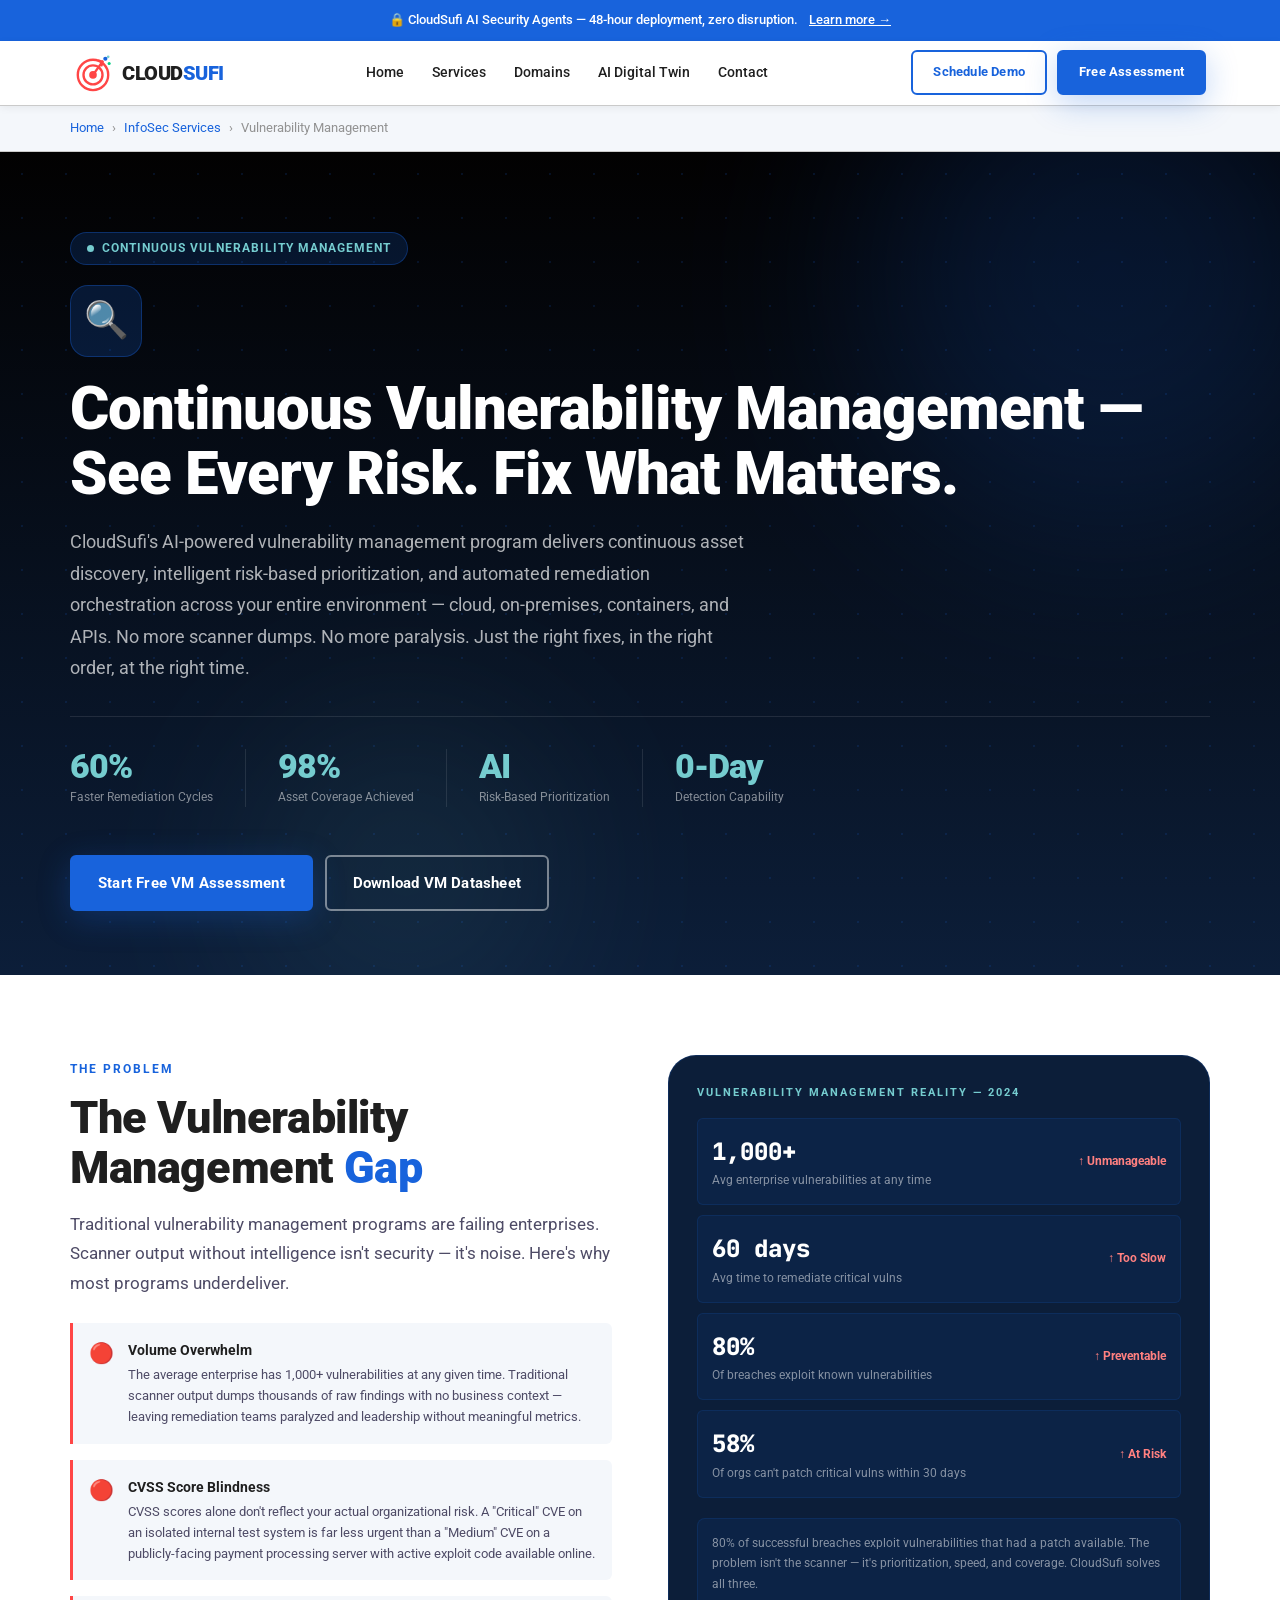
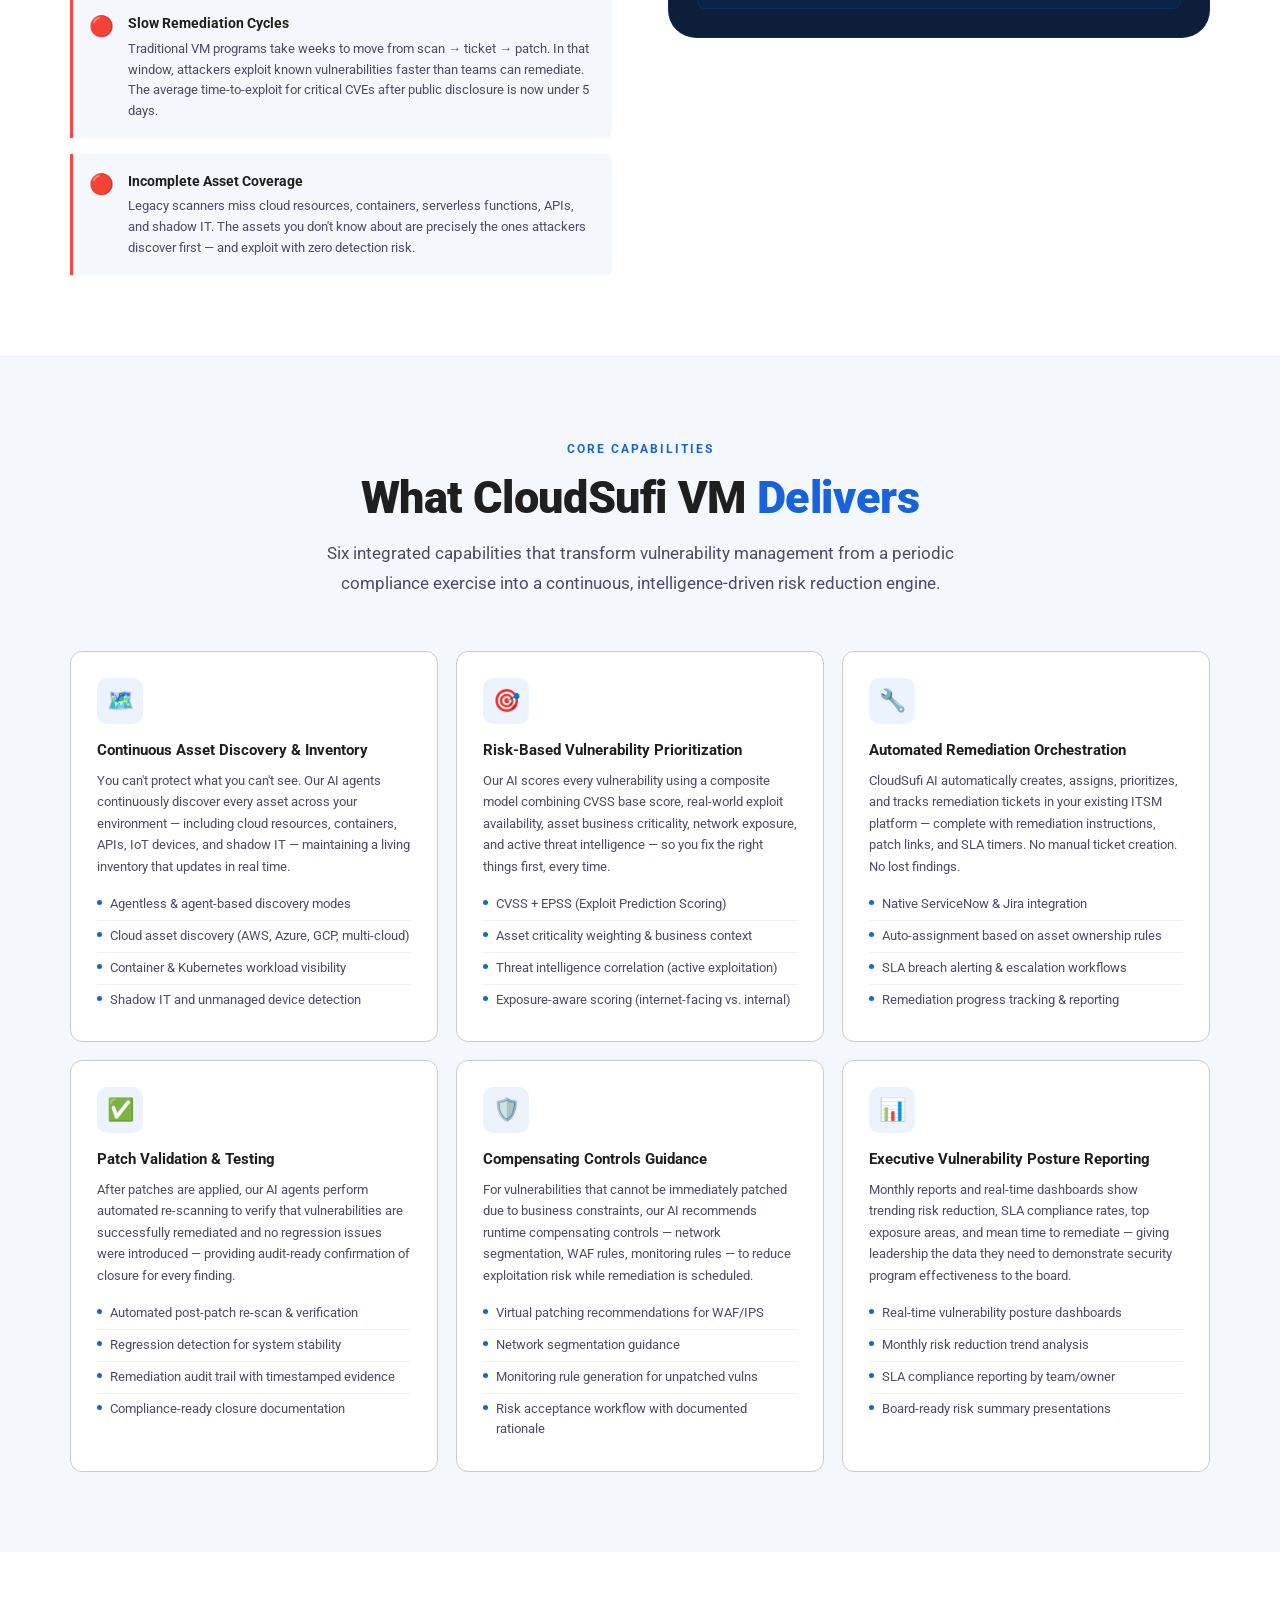
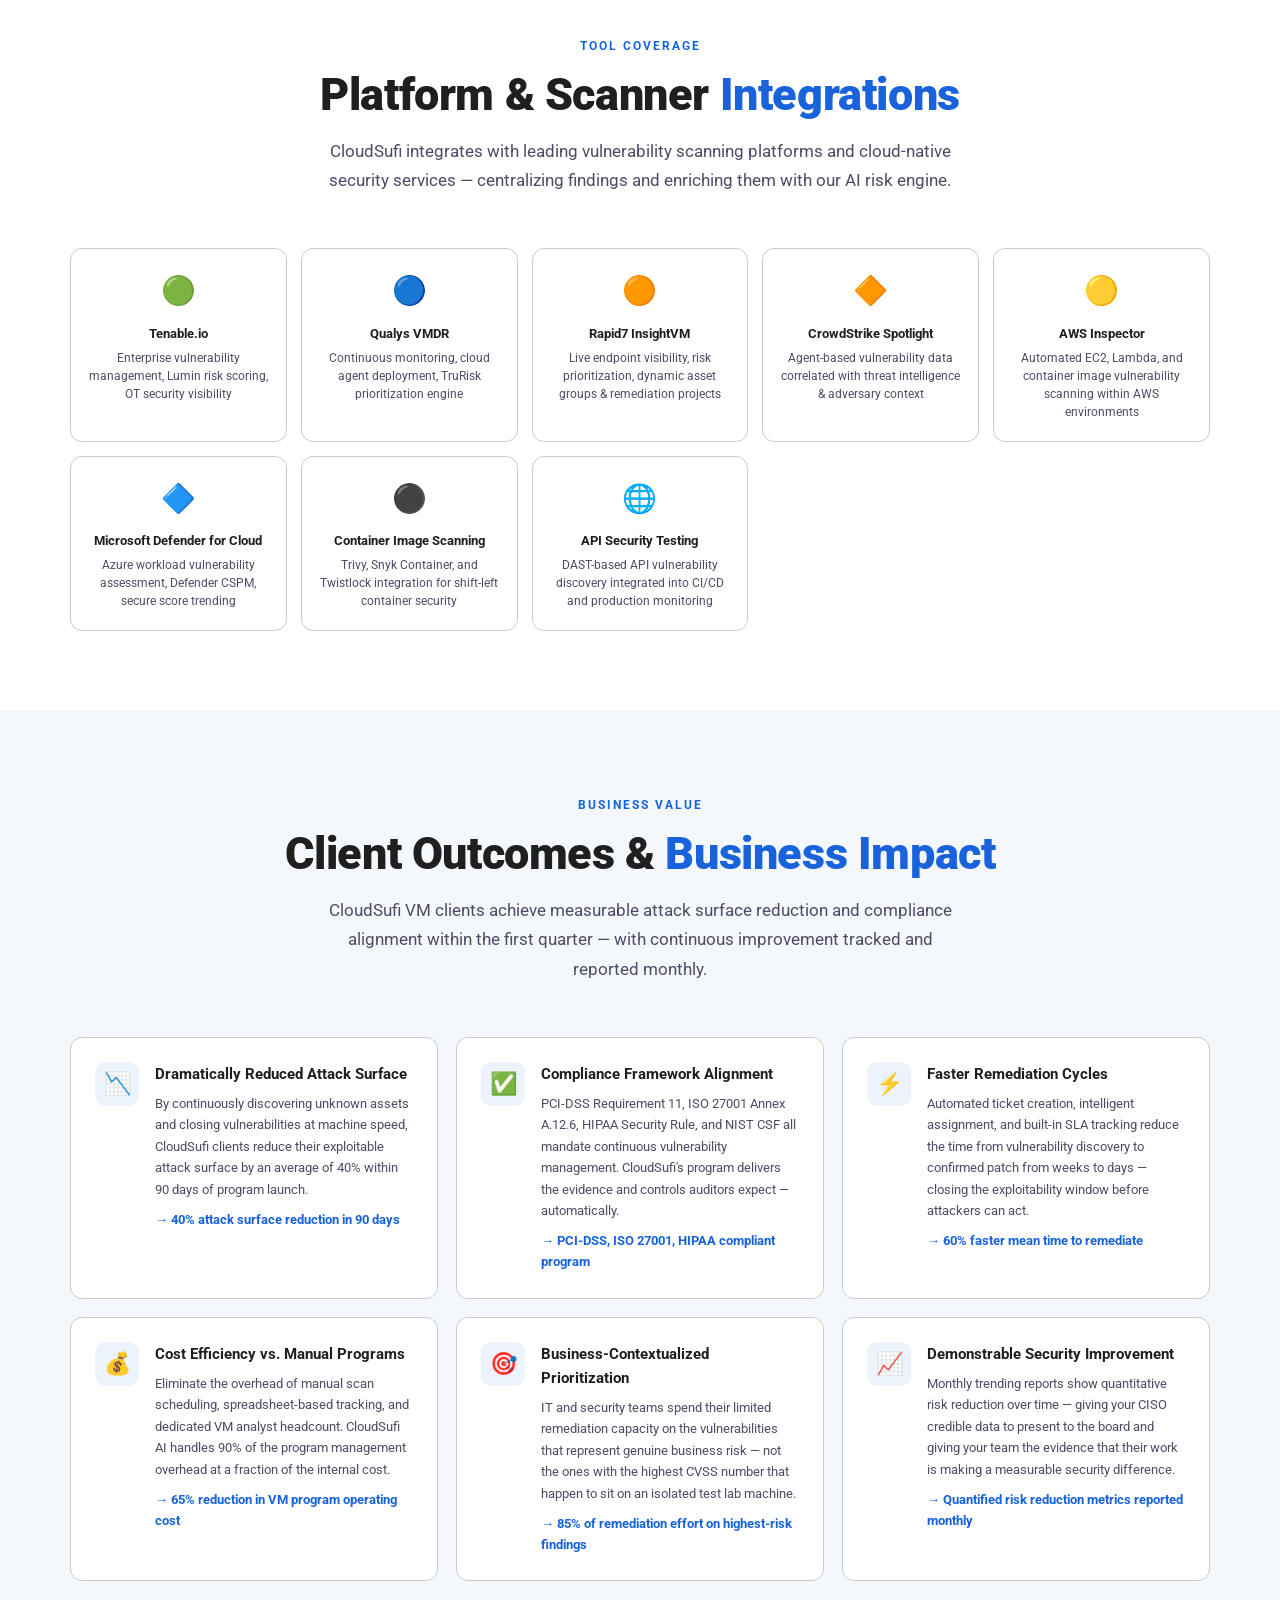
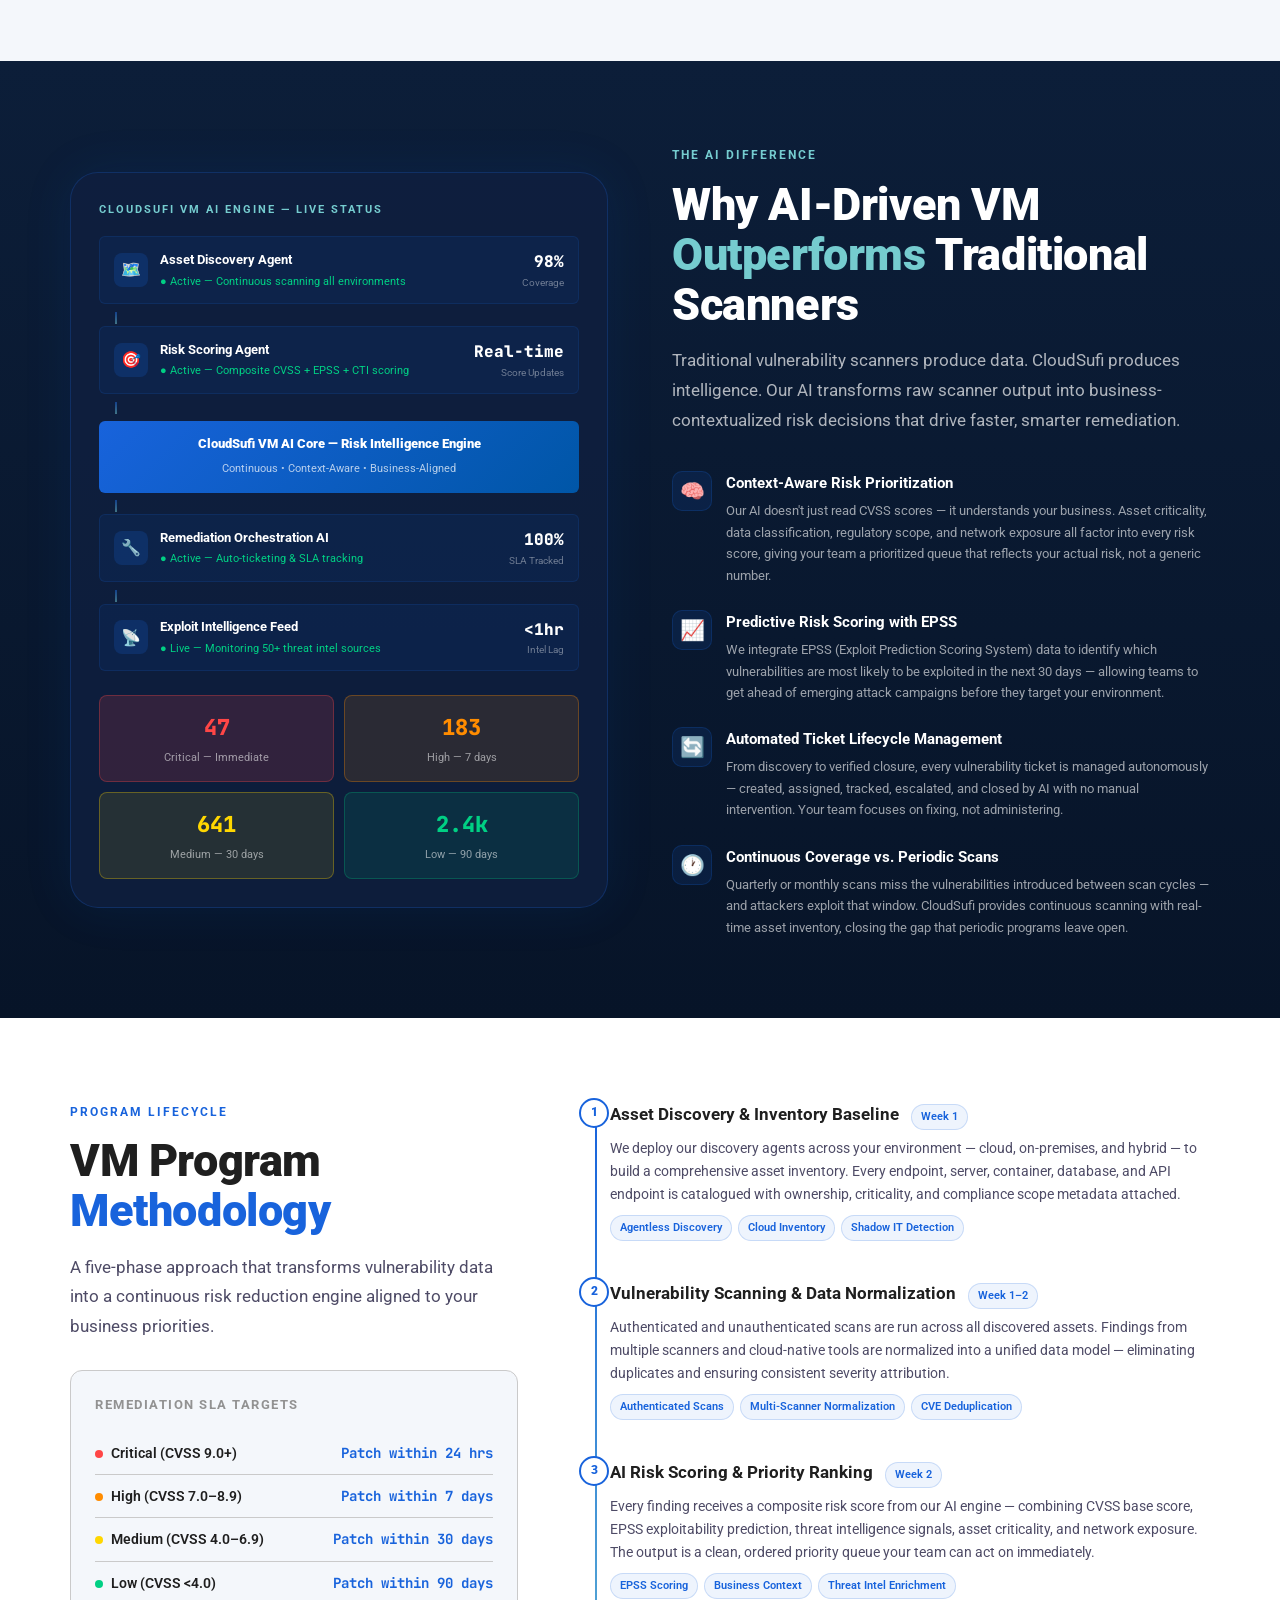
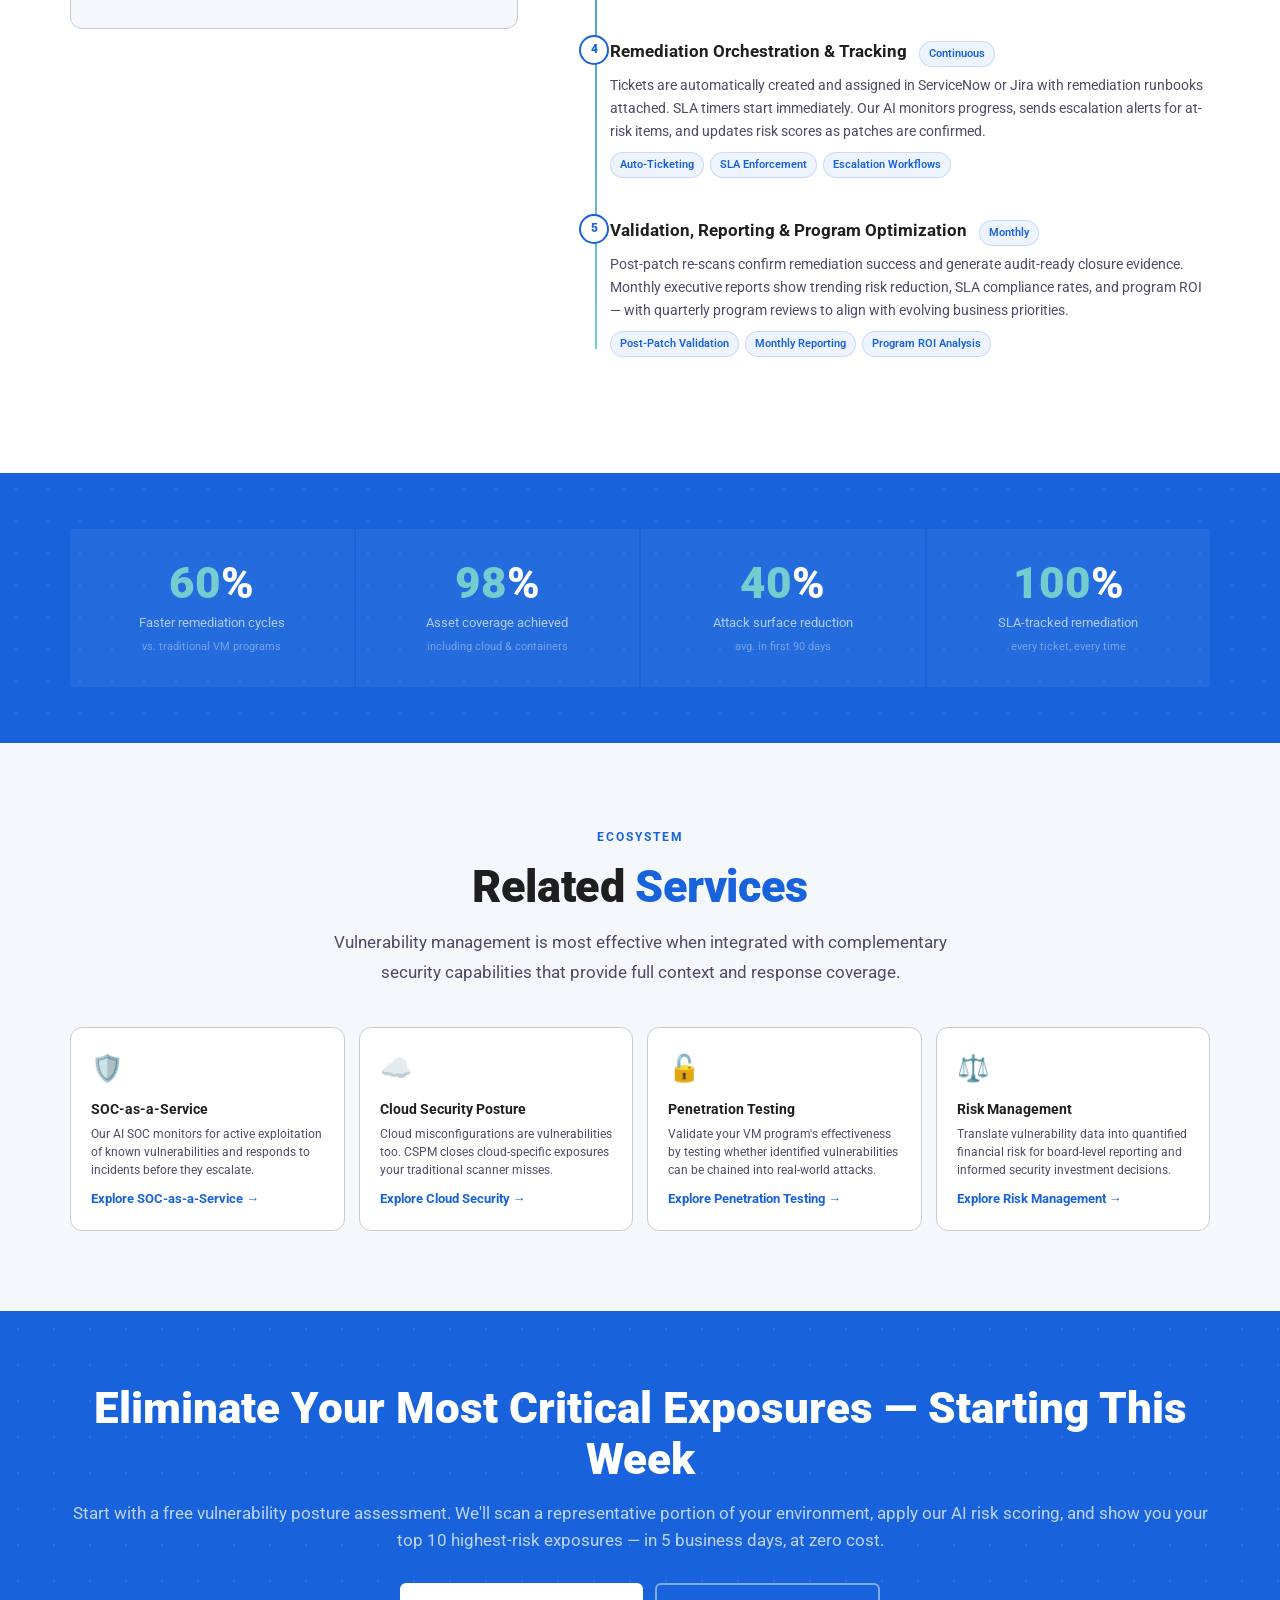
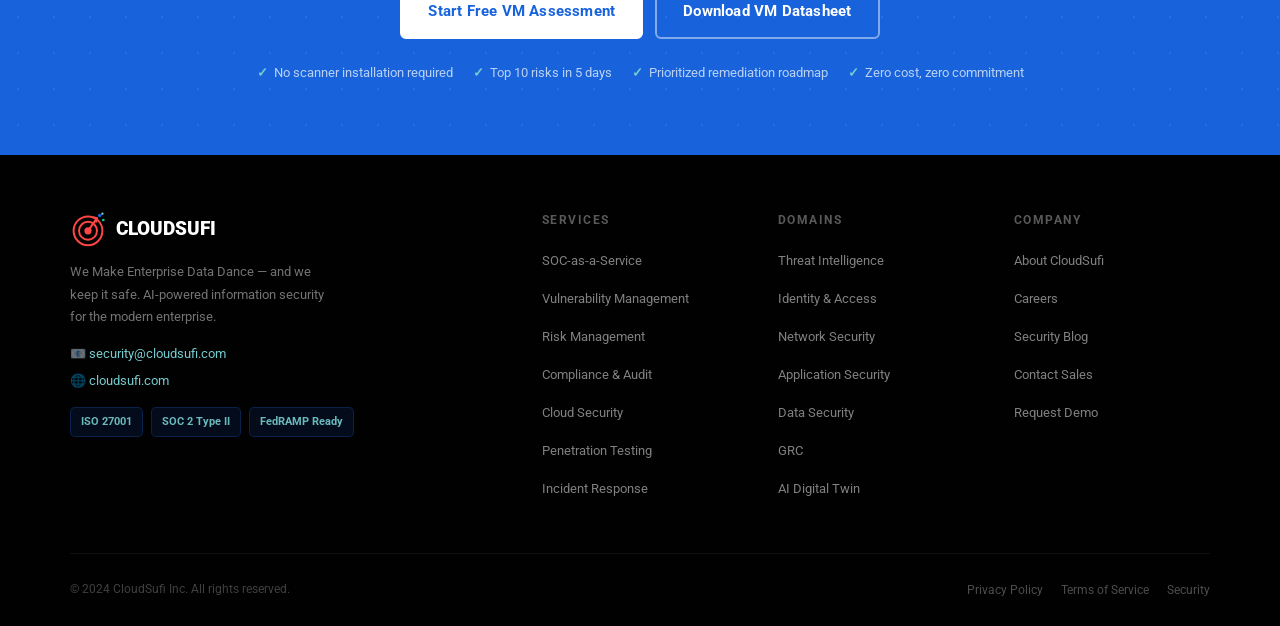
<file: vulnerability-management.html>
<!DOCTYPE html><html lang="en"><head>
<meta charset="UTF-8"/><meta name="viewport" content="width=device-width, initial-scale=1.0"/>
<title>AI-Driven Vulnerability Management | CloudSufi InfoSec</title>
<meta name="description" content="CloudSufi's continuous AI-driven vulnerability management delivers 98% asset coverage, risk-based prioritization, and automated remediation orchestration — closing exposures 60% faster than traditional programs."/>
<link rel="preconnect" href="https://fonts.googleapis.com"/>
<link rel="preconnect" href="https://fonts.gstatic.com" crossorigin/>
<link href="https://fonts.googleapis.com/css2?family=Roboto:wght@300;400;500;700;900&family=JetBrains+Mono:wght@400;500&display=swap" rel="stylesheet"/>
<link rel="stylesheet" href="shared.css"/>
<style>
  .method-layout { display: grid; grid-template-columns: 1fr 1.4fr; gap: 64px; align-items: start; }
  .vm-hero-accent { color: #75CCCF; }
  .risk-matrix { display: grid; grid-template-columns: 1fr 1fr; gap: 10px; margin-top: 24px; }
  .risk-cell { padding: 14px; border-radius: 8px; text-align: center; }
  .risk-cell.critical { background: rgba(255,70,70,0.15); border: 1px solid rgba(255,70,70,0.3); }
  .risk-cell.high     { background: rgba(255,140,0,0.12); border: 1px solid rgba(255,140,0,0.3); }
  .risk-cell.medium   { background: rgba(255,215,0,0.10); border: 1px solid rgba(255,215,0,0.3); }
  .risk-cell.low      { background: rgba(0,208,132,0.10); border: 1px solid rgba(0,208,132,0.25); }
  .risk-cell .rc-num  { font-size: 22px; font-weight: 900; font-family: 'JetBrains Mono', monospace; }
  .risk-cell.critical .rc-num { color: #FF4646; }
  .risk-cell.high .rc-num     { color: #FF8C00; }
  .risk-cell.medium .rc-num   { color: #FFD700; }
  .risk-cell.low .rc-num      { color: #00D084; }
  .risk-cell .rc-lbl { font-size: 11px; color: rgba(255,255,255,0.55); margin-top: 4px; }
  .sla-box { background: var(--cs-off-white); border: 1px solid var(--cs-border); border-radius: var(--radius-md); padding: 24px; margin-top: 28px; }
  .sla-box h4 { font-size: 13px; font-weight: 700; text-transform: uppercase; letter-spacing: 1.5px; color: var(--cs-text-light); margin-bottom: 16px; }
  .sla-row { display: flex; justify-content: space-between; align-items: center; padding: 10px 0; border-bottom: 1px solid var(--cs-border); }
  .sla-row:last-child { border-bottom: none; }
  .sla-sev { font-size: 14px; font-weight: 600; color: var(--cs-text-dark); }
  .sla-val { font-size: 14px; font-weight: 700; color: var(--cs-blue); font-family: 'JetBrains Mono', monospace; }
  .sla-dot { width: 8px; height: 8px; border-radius: 50%; display: inline-block; margin-right: 8px; }
  .dot-red { background: var(--cs-red); }
  .dot-orange { background: #FF8C00; }
  .dot-yellow { background: #FFD700; }
  .dot-green { background: var(--cs-green); }
  @media(max-width:900px) { .method-layout { grid-template-columns: 1fr; } }
</style>
</head><body>

<div class="top-banner"><div class="container"><p>🔒 CloudSufi AI Security Agents — 48-hour deployment, zero disruption. <a href="index.html">Learn more →</a></p></div></div>
<nav class="nav"><div class="container"><div class="nav-inner">
  <a href="index.html" class="nav-logo">
    <svg class="logo-icon" width="40" height="40" viewBox="0 0 40 40" fill="none"><circle cx="20" cy="22" r="16" stroke="#FF4646" stroke-width="2.5"/><circle cx="20" cy="22" r="10" stroke="#FF4646" stroke-width="2.5"/><circle cx="20" cy="22" r="4" fill="#FF4646"/><line x1="20" y1="22" x2="30" y2="8" stroke="#FF4646" stroke-width="2.5" stroke-linecap="round"/><polyline points="26,7 30,8 29,12" stroke="#FF4646" stroke-width="2.5" stroke-linecap="round" stroke-linejoin="round"/><circle cx="33" cy="5" r="2.2" fill="#1863DC"/><circle cx="37" cy="10" r="1.6" fill="#00D084"/><circle cx="36" cy="3" r="1.4" fill="#75CCCF"/></svg>
    <span class="logo-wordmark">CLOUD<span>SUFI</span></span>
  </a>
  <div class="nav-links">
    <a href="index.html">Home</a><a href="index.html#services">Services</a><a href="index.html#domains">Domains</a><a href="index.html#ai-twin">AI Digital Twin</a><a href="index.html#contact">Contact</a>
  </div>
  <div class="nav-cta">
    <a href="index.html#contact" class="btn btn-outline-blue" style="padding:10px 20px;font-size:13px;">Schedule Demo</a>
    <a href="index.html#contact" class="btn btn-primary" style="padding:10px 20px;font-size:13px;">Free Assessment</a>
  
    <button class="nav-hamburger" id="navHamburger" aria-label="Toggle navigation menu" aria-expanded="false"><span></span><span></span><span></span></button>
</div></div>
  <div class="nav-mobile" id="navMobile">
    <a href="index.html">Home</a>
    <a href="index.html#services">Services</a>
    <a href="index.html#domains">All Domains</a>
    <a href="index.html#ai-twin">AI Digital Twin</a>
    <a href="index.html#comparison">Compare</a>
    <a href="index.html#contact">Contact</a>
    <div class="nm-cta">
      <a href="index.html#contact" class="btn btn-outline-blue">Schedule Demo</a>
      <a href="index.html#contact" class="btn btn-primary">Free Assessment</a>
    </div>
  </div>
</nav>

<!-- BREADCRUMB -->
<div class="breadcrumb">
  <div class="container">
    <div class="breadcrumb-inner">
      <a href="index.html">Home</a>
      <span class="breadcrumb-sep">›</span>
      <a href="index.html#services">InfoSec Services</a>
      <span class="breadcrumb-sep">›</span>
      <span>Vulnerability Management</span>
    </div>
  </div>
</div>

<!-- HERO -->
<section class="domain-hero">
  <div class="hero-orb orb-1"></div>
  <div class="hero-orb orb-2"></div>
  <div class="container">
    <div class="hero-body">
      <div class="hero-eyebrow">
        <span class="pulse"></span>
        Continuous Vulnerability Management
      </div>
      <div class="hero-icon-wrap">🔍</div>
      <h1 class="h1">Continuous Vulnerability Management —<br/>See Every Risk. Fix What Matters.</h1>
      <p class="hero-desc">CloudSufi's AI-powered vulnerability management program delivers continuous asset discovery, intelligent risk-based prioritization, and automated remediation orchestration across your entire environment — cloud, on-premises, containers, and APIs. No more scanner dumps. No more paralysis. Just the right fixes, in the right order, at the right time.</p>
      <div class="hero-stats">
        <div class="hero-stat">
          <div class="stat-num"><em>60%</em></div>
          <div class="stat-lbl">Faster Remediation Cycles</div>
        </div>
        <div class="hero-stat">
          <div class="stat-num"><em>98%</em></div>
          <div class="stat-lbl">Asset Coverage Achieved</div>
        </div>
        <div class="hero-stat">
          <div class="stat-num"><em>AI</em></div>
          <div class="stat-lbl">Risk-Based Prioritization</div>
        </div>
        <div class="hero-stat">
          <div class="stat-num"><em>0-Day</em></div>
          <div class="stat-lbl">Detection Capability</div>
        </div>
      </div>
      <div class="hero-actions">
        <a href="index.html#contact" class="btn btn-primary">Start Free VM Assessment</a>
        <a href="index.html#contact" class="btn btn-outline-white">Download VM Datasheet</a>
      </div>
    </div>
  </div>
</section>

<!-- CHALLENGE -->
<section class="section challenge-section">
  <div class="container">
    <div class="challenge-grid">
      <div>
        <span class="label">The Problem</span>
        <h2 class="h2">The Vulnerability Management <em>Gap</em></h2>
        <p class="sub">Traditional vulnerability management programs are failing enterprises. Scanner output without intelligence isn't security — it's noise. Here's why most programs underdeliver.</p>
        <div class="challenge-points">
          <div class="challenge-point reveal">
            <span class="cp-icon">🔴</span>
            <div>
              <div class="cp-title">Volume Overwhelm</div>
              <div class="cp-desc">The average enterprise has 1,000+ vulnerabilities at any given time. Traditional scanner output dumps thousands of raw findings with no business context — leaving remediation teams paralyzed and leadership without meaningful metrics.</div>
            </div>
          </div>
          <div class="challenge-point reveal">
            <span class="cp-icon">🔴</span>
            <div>
              <div class="cp-title">CVSS Score Blindness</div>
              <div class="cp-desc">CVSS scores alone don't reflect your actual organizational risk. A "Critical" CVE on an isolated internal test system is far less urgent than a "Medium" CVE on a publicly-facing payment processing server with active exploit code available online.</div>
            </div>
          </div>
          <div class="challenge-point reveal">
            <span class="cp-icon">🔴</span>
            <div>
              <div class="cp-title">Slow Remediation Cycles</div>
              <div class="cp-desc">Traditional VM programs take weeks to move from scan → ticket → patch. In that window, attackers exploit known vulnerabilities faster than teams can remediate. The average time-to-exploit for critical CVEs after public disclosure is now under 5 days.</div>
            </div>
          </div>
          <div class="challenge-point reveal">
            <span class="cp-icon">🔴</span>
            <div>
              <div class="cp-title">Incomplete Asset Coverage</div>
              <div class="cp-desc">Legacy scanners miss cloud resources, containers, serverless functions, APIs, and shadow IT. The assets you don't know about are precisely the ones attackers discover first — and exploit with zero detection risk.</div>
            </div>
          </div>
        </div>
      </div>
      <div>
        <div class="challenge-visual">
          <div class="cv-label">Vulnerability Management Reality — 2024</div>
          <div class="cv-stat">
            <div>
              <div class="cv-val">1,000+</div>
              <div class="cv-lbl">Avg enterprise vulnerabilities at any time</div>
            </div>
            <div class="cv-bad">↑ Unmanageable</div>
          </div>
          <div class="cv-stat">
            <div>
              <div class="cv-val">60 days</div>
              <div class="cv-lbl">Avg time to remediate critical vulns</div>
            </div>
            <div class="cv-bad">↑ Too Slow</div>
          </div>
          <div class="cv-stat">
            <div>
              <div class="cv-val">80%</div>
              <div class="cv-lbl">Of breaches exploit known vulnerabilities</div>
            </div>
            <div class="cv-bad">↑ Preventable</div>
          </div>
          <div class="cv-stat">
            <div>
              <div class="cv-val">58%</div>
              <div class="cv-lbl">Of orgs can't patch critical vulns within 30 days</div>
            </div>
            <div class="cv-bad">↑ At Risk</div>
          </div>
          <div style="margin-top:20px;padding:14px;background:rgba(24,99,220,0.08);border-radius:8px;border:1px solid rgba(24,99,220,0.15);">
            <p style="font-size:12px;color:rgba(255,255,255,0.5);line-height:1.7;">80% of successful breaches exploit vulnerabilities that had a patch available. The problem isn't the scanner — it's prioritization, speed, and coverage. CloudSufi solves all three.</p>
          </div>
        </div>
      </div>
    </div>
  </div>
</section>

<!-- WHAT WE PROVIDE -->
<section class="section provide-section">
  <div class="container">
    <div class="text-center" style="margin-bottom:52px;">
      <span class="label">Core Capabilities</span>
      <h2 class="h2">What CloudSufi VM <em>Delivers</em></h2>
      <p class="sub sub-center">Six integrated capabilities that transform vulnerability management from a periodic compliance exercise into a continuous, intelligence-driven risk reduction engine.</p>
    </div>
    <div class="provide-grid">
      <div class="provide-card reveal">
        <div class="provide-icon">🗺️</div>
        <div class="provide-title">Continuous Asset Discovery &amp; Inventory</div>
        <div class="provide-desc">You can't protect what you can't see. Our AI agents continuously discover every asset across your environment — including cloud resources, containers, APIs, IoT devices, and shadow IT — maintaining a living inventory that updates in real time.</div>
        <ul class="provide-list">
          <li>Agentless &amp; agent-based discovery modes</li>
          <li>Cloud asset discovery (AWS, Azure, GCP, multi-cloud)</li>
          <li>Container &amp; Kubernetes workload visibility</li>
          <li>Shadow IT and unmanaged device detection</li>
        </ul>
      </div>
      <div class="provide-card reveal">
        <div class="provide-icon">🎯</div>
        <div class="provide-title">Risk-Based Vulnerability Prioritization</div>
        <div class="provide-desc">Our AI scores every vulnerability using a composite model combining CVSS base score, real-world exploit availability, asset business criticality, network exposure, and active threat intelligence — so you fix the right things first, every time.</div>
        <ul class="provide-list">
          <li>CVSS + EPSS (Exploit Prediction Scoring)</li>
          <li>Asset criticality weighting &amp; business context</li>
          <li>Threat intelligence correlation (active exploitation)</li>
          <li>Exposure-aware scoring (internet-facing vs. internal)</li>
        </ul>
      </div>
      <div class="provide-card reveal">
        <div class="provide-icon">🔧</div>
        <div class="provide-title">Automated Remediation Orchestration</div>
        <div class="provide-desc">CloudSufi AI automatically creates, assigns, prioritizes, and tracks remediation tickets in your existing ITSM platform — complete with remediation instructions, patch links, and SLA timers. No manual ticket creation. No lost findings.</div>
        <ul class="provide-list">
          <li>Native ServiceNow &amp; Jira integration</li>
          <li>Auto-assignment based on asset ownership rules</li>
          <li>SLA breach alerting &amp; escalation workflows</li>
          <li>Remediation progress tracking &amp; reporting</li>
        </ul>
      </div>
      <div class="provide-card reveal">
        <div class="provide-icon">✅</div>
        <div class="provide-title">Patch Validation &amp; Testing</div>
        <div class="provide-desc">After patches are applied, our AI agents perform automated re-scanning to verify that vulnerabilities are successfully remediated and no regression issues were introduced — providing audit-ready confirmation of closure for every finding.</div>
        <ul class="provide-list">
          <li>Automated post-patch re-scan &amp; verification</li>
          <li>Regression detection for system stability</li>
          <li>Remediation audit trail with timestamped evidence</li>
          <li>Compliance-ready closure documentation</li>
        </ul>
      </div>
      <div class="provide-card reveal">
        <div class="provide-icon">🛡️</div>
        <div class="provide-title">Compensating Controls Guidance</div>
        <div class="provide-desc">For vulnerabilities that cannot be immediately patched due to business constraints, our AI recommends runtime compensating controls — network segmentation, WAF rules, monitoring rules — to reduce exploitation risk while remediation is scheduled.</div>
        <ul class="provide-list">
          <li>Virtual patching recommendations for WAF/IPS</li>
          <li>Network segmentation guidance</li>
          <li>Monitoring rule generation for unpatched vulns</li>
          <li>Risk acceptance workflow with documented rationale</li>
        </ul>
      </div>
      <div class="provide-card reveal">
        <div class="provide-icon">📊</div>
        <div class="provide-title">Executive Vulnerability Posture Reporting</div>
        <div class="provide-desc">Monthly reports and real-time dashboards show trending risk reduction, SLA compliance rates, top exposure areas, and mean time to remediate — giving leadership the data they need to demonstrate security program effectiveness to the board.</div>
        <ul class="provide-list">
          <li>Real-time vulnerability posture dashboards</li>
          <li>Monthly risk reduction trend analysis</li>
          <li>SLA compliance reporting by team/owner</li>
          <li>Board-ready risk summary presentations</li>
        </ul>
      </div>
    </div>
  </div>
</section>

<!-- CAPABILITIES -->
<section class="section cap-section">
  <div class="container">
    <div class="text-center" style="margin-bottom:52px;">
      <span class="label">Tool Coverage</span>
      <h2 class="h2">Platform &amp; Scanner <em>Integrations</em></h2>
      <p class="sub sub-center">CloudSufi integrates with leading vulnerability scanning platforms and cloud-native security services — centralizing findings and enriching them with our AI risk engine.</p>
    </div>
    <div class="cap-grid">
      <div class="cap-item reveal">
        <div class="cap-icon">🟢</div>
        <div class="cap-name">Tenable.io</div>
        <div class="cap-sub">Enterprise vulnerability management, Lumin risk scoring, OT security visibility</div>
      </div>
      <div class="cap-item reveal">
        <div class="cap-icon">🔵</div>
        <div class="cap-name">Qualys VMDR</div>
        <div class="cap-sub">Continuous monitoring, cloud agent deployment, TruRisk prioritization engine</div>
      </div>
      <div class="cap-item reveal">
        <div class="cap-icon">🟠</div>
        <div class="cap-name">Rapid7 InsightVM</div>
        <div class="cap-sub">Live endpoint visibility, risk prioritization, dynamic asset groups &amp; remediation projects</div>
      </div>
      <div class="cap-item reveal">
        <div class="cap-icon">🔶</div>
        <div class="cap-name">CrowdStrike Spotlight</div>
        <div class="cap-sub">Agent-based vulnerability data correlated with threat intelligence &amp; adversary context</div>
      </div>
      <div class="cap-item reveal">
        <div class="cap-icon">🟡</div>
        <div class="cap-name">AWS Inspector</div>
        <div class="cap-sub">Automated EC2, Lambda, and container image vulnerability scanning within AWS environments</div>
      </div>
      <div class="cap-item reveal">
        <div class="cap-icon">🔷</div>
        <div class="cap-name">Microsoft Defender for Cloud</div>
        <div class="cap-sub">Azure workload vulnerability assessment, Defender CSPM, secure score trending</div>
      </div>
      <div class="cap-item reveal">
        <div class="cap-icon">⚫</div>
        <div class="cap-name">Container Image Scanning</div>
        <div class="cap-sub">Trivy, Snyk Container, and Twistlock integration for shift-left container security</div>
      </div>
      <div class="cap-item reveal">
        <div class="cap-icon">🌐</div>
        <div class="cap-name">API Security Testing</div>
        <div class="cap-sub">DAST-based API vulnerability discovery integrated into CI/CD and production monitoring</div>
      </div>
    </div>
  </div>
</section>

<!-- BENEFITS -->
<section class="section benefits-section">
  <div class="container">
    <div class="text-center" style="margin-bottom:52px;">
      <span class="label">Business Value</span>
      <h2 class="h2">Client Outcomes &amp; <em>Business Impact</em></h2>
      <p class="sub sub-center">CloudSufi VM clients achieve measurable attack surface reduction and compliance alignment within the first quarter — with continuous improvement tracked and reported monthly.</p>
    </div>
    <div class="benefits-grid">
      <div class="benefit-card reveal">
        <div class="benefit-icon">📉</div>
        <div>
          <div class="benefit-title">Dramatically Reduced Attack Surface</div>
          <div class="benefit-desc">By continuously discovering unknown assets and closing vulnerabilities at machine speed, CloudSufi clients reduce their exploitable attack surface by an average of 40% within 90 days of program launch.</div>
          <span class="benefit-metric">→ 40% attack surface reduction in 90 days</span>
        </div>
      </div>
      <div class="benefit-card reveal">
        <div class="benefit-icon">✅</div>
        <div>
          <div class="benefit-title">Compliance Framework Alignment</div>
          <div class="benefit-desc">PCI-DSS Requirement 11, ISO 27001 Annex A.12.6, HIPAA Security Rule, and NIST CSF all mandate continuous vulnerability management. CloudSufi's program delivers the evidence and controls auditors expect — automatically.</div>
          <span class="benefit-metric">→ PCI-DSS, ISO 27001, HIPAA compliant program</span>
        </div>
      </div>
      <div class="benefit-card reveal">
        <div class="benefit-icon">⚡</div>
        <div>
          <div class="benefit-title">Faster Remediation Cycles</div>
          <div class="benefit-desc">Automated ticket creation, intelligent assignment, and built-in SLA tracking reduce the time from vulnerability discovery to confirmed patch from weeks to days — closing the exploitability window before attackers can act.</div>
          <span class="benefit-metric">→ 60% faster mean time to remediate</span>
        </div>
      </div>
      <div class="benefit-card reveal">
        <div class="benefit-icon">💰</div>
        <div>
          <div class="benefit-title">Cost Efficiency vs. Manual Programs</div>
          <div class="benefit-desc">Eliminate the overhead of manual scan scheduling, spreadsheet-based tracking, and dedicated VM analyst headcount. CloudSufi AI handles 90% of the program management overhead at a fraction of the internal cost.</div>
          <span class="benefit-metric">→ 65% reduction in VM program operating cost</span>
        </div>
      </div>
      <div class="benefit-card reveal">
        <div class="benefit-icon">🎯</div>
        <div>
          <div class="benefit-title">Business-Contextualized Prioritization</div>
          <div class="benefit-desc">IT and security teams spend their limited remediation capacity on the vulnerabilities that represent genuine business risk — not the ones with the highest CVSS number that happen to sit on an isolated test lab machine.</div>
          <span class="benefit-metric">→ 85% of remediation effort on highest-risk findings</span>
        </div>
      </div>
      <div class="benefit-card reveal">
        <div class="benefit-icon">📈</div>
        <div>
          <div class="benefit-title">Demonstrable Security Improvement</div>
          <div class="benefit-desc">Monthly trending reports show quantitative risk reduction over time — giving your CISO credible data to present to the board and giving your team the evidence that their work is making a measurable security difference.</div>
          <span class="benefit-metric">→ Quantified risk reduction metrics reported monthly</span>
        </div>
      </div>
    </div>
  </div>
</section>

<!-- AI ADVANTAGE -->
<section class="section ai-section">
  <div class="container">
    <div class="ai-layout">
      <div>
        <div class="ai-panel">
          <div class="ai-panel-label">CloudSufi VM AI Engine — Live Status</div>
          <div class="ai-row">
            <div class="ai-row-icon">🗺️</div>
            <div>
              <div class="ai-row-name">Asset Discovery Agent</div>
              <div class="ai-row-status">● Active — Continuous scanning all environments</div>
            </div>
            <div class="ai-row-val">
              <div class="v">98%</div>
              <div class="l">Coverage</div>
            </div>
          </div>
          <div class="ai-divider"></div>
          <div class="ai-row">
            <div class="ai-row-icon">🎯</div>
            <div>
              <div class="ai-row-name">Risk Scoring Agent</div>
              <div class="ai-row-status">● Active — Composite CVSS + EPSS + CTI scoring</div>
            </div>
            <div class="ai-row-val">
              <div class="v">Real-time</div>
              <div class="l">Score Updates</div>
            </div>
          </div>
          <div class="ai-divider"></div>
          <div class="ai-core">
            <strong>CloudSufi VM AI Core — Risk Intelligence Engine</strong>
            <span>Continuous • Context-Aware • Business-Aligned</span>
          </div>
          <div class="ai-divider"></div>
          <div class="ai-row">
            <div class="ai-row-icon">🔧</div>
            <div>
              <div class="ai-row-name">Remediation Orchestration AI</div>
              <div class="ai-row-status">● Active — Auto-ticketing &amp; SLA tracking</div>
            </div>
            <div class="ai-row-val">
              <div class="v">100%</div>
              <div class="l">SLA Tracked</div>
            </div>
          </div>
          <div class="ai-divider"></div>
          <div class="ai-row">
            <div class="ai-row-icon">📡</div>
            <div>
              <div class="ai-row-name">Exploit Intelligence Feed</div>
              <div class="ai-row-status">● Live — Monitoring 50+ threat intel sources</div>
            </div>
            <div class="ai-row-val">
              <div class="v">&lt;1hr</div>
              <div class="l">Intel Lag</div>
            </div>
          </div>
          <div style="margin-top:16px;">
            <div class="risk-matrix">
              <div class="risk-cell critical"><div class="rc-num">47</div><div class="rc-lbl">Critical — Immediate</div></div>
              <div class="risk-cell high"><div class="rc-num">183</div><div class="rc-lbl">High — 7 days</div></div>
              <div class="risk-cell medium"><div class="rc-num">641</div><div class="rc-lbl">Medium — 30 days</div></div>
              <div class="risk-cell low"><div class="rc-num">2.4k</div><div class="rc-lbl">Low — 90 days</div></div>
            </div>
          </div>
        </div>
      </div>
      <div>
        <span class="label label-light">The AI Difference</span>
        <h2 class="h2 h2-white">Why AI-Driven VM <em>Outperforms</em> Traditional Scanners</h2>
        <p class="sub sub-white" style="margin-bottom:36px;">Traditional vulnerability scanners produce data. CloudSufi produces intelligence. Our AI transforms raw scanner output into business-contextualized risk decisions that drive faster, smarter remediation.</p>
        <div class="ai-points">
          <div class="ai-point">
            <div class="ai-point-icon">🧠</div>
            <div>
              <div class="ai-point-title">Context-Aware Risk Prioritization</div>
              <div class="ai-point-desc">Our AI doesn't just read CVSS scores — it understands your business. Asset criticality, data classification, regulatory scope, and network exposure all factor into every risk score, giving your team a prioritized queue that reflects your actual risk, not a generic number.</div>
            </div>
          </div>
          <div class="ai-point">
            <div class="ai-point-icon">📈</div>
            <div>
              <div class="ai-point-title">Predictive Risk Scoring with EPSS</div>
              <div class="ai-point-desc">We integrate EPSS (Exploit Prediction Scoring System) data to identify which vulnerabilities are most likely to be exploited in the next 30 days — allowing teams to get ahead of emerging attack campaigns before they target your environment.</div>
            </div>
          </div>
          <div class="ai-point">
            <div class="ai-point-icon">🔄</div>
            <div>
              <div class="ai-point-title">Automated Ticket Lifecycle Management</div>
              <div class="ai-point-desc">From discovery to verified closure, every vulnerability ticket is managed autonomously — created, assigned, tracked, escalated, and closed by AI with no manual intervention. Your team focuses on fixing, not administering.</div>
            </div>
          </div>
          <div class="ai-point">
            <div class="ai-point-icon">🕐</div>
            <div>
              <div class="ai-point-title">Continuous Coverage vs. Periodic Scans</div>
              <div class="ai-point-desc">Quarterly or monthly scans miss the vulnerabilities introduced between scan cycles — and attackers exploit that window. CloudSufi provides continuous scanning with real-time asset inventory, closing the gap that periodic programs leave open.</div>
            </div>
          </div>
        </div>
      </div>
    </div>
  </div>
</section>

<!-- METHODOLOGY -->
<section class="section method-section">
  <div class="container">
    <div class="method-layout">
      <div>
        <span class="label">Program Lifecycle</span>
        <h2 class="h2">VM Program <em>Methodology</em></h2>
        <p class="sub">A five-phase approach that transforms vulnerability data into a continuous risk reduction engine aligned to your business priorities.</p>
        <div class="sla-box">
          <h4>Remediation SLA Targets</h4>
          <div class="sla-row">
            <div class="sla-sev"><span class="sla-dot dot-red"></span>Critical (CVSS 9.0+)</div>
            <div class="sla-val">Patch within 24 hrs</div>
          </div>
          <div class="sla-row">
            <div class="sla-sev"><span class="sla-dot dot-orange"></span>High (CVSS 7.0–8.9)</div>
            <div class="sla-val">Patch within 7 days</div>
          </div>
          <div class="sla-row">
            <div class="sla-sev"><span class="sla-dot dot-yellow"></span>Medium (CVSS 4.0–6.9)</div>
            <div class="sla-val">Patch within 30 days</div>
          </div>
          <div class="sla-row">
            <div class="sla-sev"><span class="sla-dot dot-green"></span>Low (CVSS &lt;4.0)</div>
            <div class="sla-val">Patch within 90 days</div>
          </div>
        </div>
      </div>
      <div>
        <div class="method-steps">
          <div class="method-step reveal">
            <div class="ms-num">1</div>
            <div>
              <div class="ms-title">Asset Discovery &amp; Inventory Baseline <span class="tag" style="margin-left:8px;">Week 1</span></div>
              <div class="ms-desc">We deploy our discovery agents across your environment — cloud, on-premises, and hybrid — to build a comprehensive asset inventory. Every endpoint, server, container, database, and API endpoint is catalogued with ownership, criticality, and compliance scope metadata attached.</div>
              <div class="ms-tags"><span class="tag">Agentless Discovery</span><span class="tag">Cloud Inventory</span><span class="tag">Shadow IT Detection</span></div>
            </div>
          </div>
          <div class="method-step reveal">
            <div class="ms-num">2</div>
            <div>
              <div class="ms-title">Vulnerability Scanning &amp; Data Normalization <span class="tag" style="margin-left:8px;">Week 1–2</span></div>
              <div class="ms-desc">Authenticated and unauthenticated scans are run across all discovered assets. Findings from multiple scanners and cloud-native tools are normalized into a unified data model — eliminating duplicates and ensuring consistent severity attribution.</div>
              <div class="ms-tags"><span class="tag">Authenticated Scans</span><span class="tag">Multi-Scanner Normalization</span><span class="tag">CVE Deduplication</span></div>
            </div>
          </div>
          <div class="method-step reveal">
            <div class="ms-num">3</div>
            <div>
              <div class="ms-title">AI Risk Scoring &amp; Priority Ranking <span class="tag" style="margin-left:8px;">Week 2</span></div>
              <div class="ms-desc">Every finding receives a composite risk score from our AI engine — combining CVSS base score, EPSS exploitability prediction, threat intelligence signals, asset criticality, and network exposure. The output is a clean, ordered priority queue your team can act on immediately.</div>
              <div class="ms-tags"><span class="tag">EPSS Scoring</span><span class="tag">Business Context</span><span class="tag">Threat Intel Enrichment</span></div>
            </div>
          </div>
          <div class="method-step reveal">
            <div class="ms-num">4</div>
            <div>
              <div class="ms-title">Remediation Orchestration &amp; Tracking <span class="tag" style="margin-left:8px;">Continuous</span></div>
              <div class="ms-desc">Tickets are automatically created and assigned in ServiceNow or Jira with remediation runbooks attached. SLA timers start immediately. Our AI monitors progress, sends escalation alerts for at-risk items, and updates risk scores as patches are confirmed.</div>
              <div class="ms-tags"><span class="tag">Auto-Ticketing</span><span class="tag">SLA Enforcement</span><span class="tag">Escalation Workflows</span></div>
            </div>
          </div>
          <div class="method-step reveal">
            <div class="ms-num">5</div>
            <div>
              <div class="ms-title">Validation, Reporting &amp; Program Optimization <span class="tag" style="margin-left:8px;">Monthly</span></div>
              <div class="ms-desc">Post-patch re-scans confirm remediation success and generate audit-ready closure evidence. Monthly executive reports show trending risk reduction, SLA compliance rates, and program ROI — with quarterly program reviews to align with evolving business priorities.</div>
              <div class="ms-tags"><span class="tag">Post-Patch Validation</span><span class="tag">Monthly Reporting</span><span class="tag">Program ROI Analysis</span></div>
            </div>
          </div>
        </div>
      </div>
    </div>
  </div>
</section>

<!-- OUTCOMES BAND -->
<div class="outcomes-band">
  <div class="container">
    <div class="outcomes-grid">
      <div class="outcome-cell">
        <div class="outcome-num"><span class="outcome-accent">60</span>%</div>
        <div class="outcome-label">Faster remediation cycles</div>
        <div class="outcome-sub">vs. traditional VM programs</div>
      </div>
      <div class="outcome-cell">
        <div class="outcome-num"><span class="outcome-accent">98</span>%</div>
        <div class="outcome-label">Asset coverage achieved</div>
        <div class="outcome-sub">including cloud &amp; containers</div>
      </div>
      <div class="outcome-cell">
        <div class="outcome-num"><span class="outcome-accent">40</span>%</div>
        <div class="outcome-label">Attack surface reduction</div>
        <div class="outcome-sub">avg. in first 90 days</div>
      </div>
      <div class="outcome-cell">
        <div class="outcome-num"><span class="outcome-accent">100</span>%</div>
        <div class="outcome-label">SLA-tracked remediation</div>
        <div class="outcome-sub">every ticket, every time</div>
      </div>
    </div>
  </div>
</div>

<!-- RELATED SERVICES -->
<section class="section related-section">
  <div class="container">
    <div class="text-center" style="margin-bottom:40px;">
      <span class="label">Ecosystem</span>
      <h2 class="h2">Related <em>Services</em></h2>
      <p class="sub sub-center">Vulnerability management is most effective when integrated with complementary security capabilities that provide full context and response coverage.</p>
    </div>
    <div class="related-grid">
      <a href="soc.html" class="related-card reveal">
        <div class="related-icon">🛡️</div>
        <div class="related-title">SOC-as-a-Service</div>
        <div class="related-desc">Our AI SOC monitors for active exploitation of known vulnerabilities and responds to incidents before they escalate.</div>
        <span class="related-link">Explore SOC-as-a-Service →</span>
      </a>
      <a href="cloud-security.html" class="related-card reveal">
        <div class="related-icon">☁️</div>
        <div class="related-title">Cloud Security Posture</div>
        <div class="related-desc">Cloud misconfigurations are vulnerabilities too. CSPM closes cloud-specific exposures your traditional scanner misses.</div>
        <span class="related-link">Explore Cloud Security →</span>
      </a>
      <a href="pentest.html" class="related-card reveal">
        <div class="related-icon">🔓</div>
        <div class="related-title">Penetration Testing</div>
        <div class="related-desc">Validate your VM program's effectiveness by testing whether identified vulnerabilities can be chained into real-world attacks.</div>
        <span class="related-link">Explore Penetration Testing →</span>
      </a>
      <a href="risk-management.html" class="related-card reveal">
        <div class="related-icon">⚖️</div>
        <div class="related-title">Risk Management</div>
        <div class="related-desc">Translate vulnerability data into quantified financial risk for board-level reporting and informed security investment decisions.</div>
        <span class="related-link">Explore Risk Management →</span>
      </a>
    </div>
  </div>
</section>

<!-- CTA BAND -->
<section class="cta-band">
  <div class="container">
    <div class="cta-inner">
      <h2 class="cta-title">Eliminate Your Most Critical Exposures — Starting This Week</h2>
      <p class="cta-desc">Start with a free vulnerability posture assessment. We'll scan a representative portion of your environment, apply our AI risk scoring, and show you your top 10 highest-risk exposures — in 5 business days, at zero cost.</p>
      <div class="cta-actions">
        <a href="index.html#contact" class="btn btn-white">Start Free VM Assessment</a>
        <a href="index.html#contact" class="btn btn-outline-white">Download VM Datasheet</a>
      </div>
      <div class="cta-perks">
        <span class="cta-perk">No scanner installation required</span>
        <span class="cta-perk">Top 10 risks in 5 days</span>
        <span class="cta-perk">Prioritized remediation roadmap</span>
        <span class="cta-perk">Zero cost, zero commitment</span>
      </div>
    </div>
  </div>
</section>

<footer class="footer"><div class="container">
  <div class="footer-grid">
    <div>
      <div class="footer-brand-logo">
        <svg width="36" height="36" viewBox="0 0 40 40" fill="none"><circle cx="20" cy="22" r="16" stroke="#FF4646" stroke-width="2.2"/><circle cx="20" cy="22" r="10" stroke="#FF4646" stroke-width="2.2"/><circle cx="20" cy="22" r="4" fill="#FF4646"/><line x1="20" y1="22" x2="30" y2="8" stroke="#FF4646" stroke-width="2.2" stroke-linecap="round"/><polyline points="26,7 30,8 29,12" stroke="#FF4646" stroke-width="2.2" stroke-linecap="round" stroke-linejoin="round"/><circle cx="33" cy="5" r="2" fill="#1863DC"/><circle cx="37" cy="10" r="1.5" fill="#00D084"/><circle cx="36" cy="3" r="1.3" fill="#75CCCF"/></svg>
        <span class="footer-wordmark">CLOUDSUFI</span>
      </div>
      <p class="footer-tagline">We Make Enterprise Data Dance — and we keep it safe. AI-powered information security for the modern enterprise.</p>
      <div class="footer-contact-item">📧 <a href="mailto:security@cloudsufi.com">security@cloudsufi.com</a></div>
      <div class="footer-contact-item">🌐 <a href="https://cloudsufi.com">cloudsufi.com</a></div>
      <div class="footer-certs"><span class="fcert">ISO 27001</span><span class="fcert">SOC 2 Type II</span><span class="fcert">FedRAMP Ready</span></div>
    </div>
    <div><div class="footer-h">Services</div><ul class="footer-links"><li><a href="soc.html">SOC-as-a-Service</a></li><li><a href="vulnerability-management.html">Vulnerability Management</a></li><li><a href="risk-management.html">Risk Management</a></li><li><a href="grc.html">Compliance &amp; Audit</a></li><li><a href="cloud-security.html">Cloud Security</a></li><li><a href="pentest.html">Penetration Testing</a></li><li><a href="incident-response.html">Incident Response</a></li></ul></div>
    <div><div class="footer-h">Domains</div><ul class="footer-links"><li><a href="threat-intelligence.html">Threat Intelligence</a></li><li><a href="iam.html">Identity &amp; Access</a></li><li><a href="network-security.html">Network Security</a></li><li><a href="appsec.html">Application Security</a></li><li><a href="data-security.html">Data Security</a></li><li><a href="grc.html">GRC</a></li><li><a href="index.html#ai-twin">AI Digital Twin</a></li></ul></div>
    <div><div class="footer-h">Company</div><ul class="footer-links"><li><a href="https://cloudsufi.com/about">About CloudSufi</a></li><li><a href="https://cloudsufi.com/careers">Careers</a></li><li><a href="https://cloudsufi.com/blog">Security Blog</a></li><li><a href="index.html#contact">Contact Sales</a></li><li><a href="index.html#contact">Request Demo</a></li></ul></div>
  </div>
  <div class="footer-bottom">
    <div class="footer-copy">&copy; 2024 CloudSufi Inc. All rights reserved.</div>
    <div class="footer-bottom-links"><a href="#">Privacy Policy</a><a href="#">Terms of Service</a><a href="#">Security</a></div>
  </div>
</div></footer>
<script src="shared.js"></script>
</body></html>
</file>
<file: shared.css>
/* ═══════════════════════════════════════════════════════════
   CloudSufi InfoSec — Shared Stylesheet
   Mobile-first · iOS/Safari · iPad · Cross-browser
   Brand: #1863DC · #0C1E39 · Roboto · bullseye logo
   ═══════════════════════════════════════════════════════════ */

/* ── RESET & BOX MODEL ─────────────────────────────────────── */
*, *::before, *::after {
  box-sizing: border-box;
  margin: 0; padding: 0;
  -webkit-tap-highlight-color: transparent;
}

/* ── BRAND TOKENS ──────────────────────────────────────────── */
:root {
  --cs-blue:        #1863DC;
  --cs-blue-dark:   #0056A7;
  --cs-blue-light:  #4488EE;
  --cs-dark-bg:     #0C1E39;
  --cs-darker:      #020101;
  --cs-navy:        #071428;
  --cs-card-dark:   #0F2040;
  --cs-card-darker: #122650;
  --cs-red:         #FF4646;
  --cs-cyan:        #75CCCF;
  --cs-green:       #00D084;
  --cs-white:       #FFFFFF;
  --cs-off-white:   #F4F7FB;
  --cs-border:      #CACACA;
  --cs-border-dark: rgba(255,255,255,0.08);
  --cs-text-dark:   #1F1F1F;
  --cs-text-mid:    #4E4B66;
  --cs-text-light:  #929292;
  --grad-blue:      linear-gradient(135deg, #1863DC 0%, #0056A7 100%);
  --grad-hero:      linear-gradient(180deg, #020101 0%, #0C1E39 100%);
  --grad-section:   linear-gradient(180deg, #0C1E39 0%, #071428 100%);
  --shadow-sm:      0 2px 12px rgba(0,0,0,0.08);
  --shadow-md:      0 8px 32px rgba(0,0,0,0.16);
  --shadow-blue:    0 8px 32px rgba(24,99,220,0.28);
  --radius-sm:      6px;
  --radius-md:      12px;
  --radius-lg:      20px;
  --radius-xl:      28px;
  /* iOS real viewport height */
  --vh: 1vh;
}

/* ── BASE ──────────────────────────────────────────────────── */
html {
  scroll-behavior: smooth;
  -webkit-text-size-adjust: 100%;
  text-size-adjust: 100%;
}
body {
  font-family: 'Roboto', -apple-system, BlinkMacSystemFont, 'Segoe UI', sans-serif;
  color: var(--cs-text-dark);
  background: var(--cs-white);
  line-height: 1.6;
  overflow-x: hidden;
  -webkit-font-smoothing: antialiased;
  -moz-osx-font-smoothing: grayscale;
}
img, video, svg { max-width: 100%; height: auto; display: block; }
a { touch-action: manipulation; }
button { touch-action: manipulation; cursor: pointer; font-family: inherit; }
::-webkit-scrollbar { width: 5px; }
::-webkit-scrollbar-track { background: var(--cs-dark-bg); }
::-webkit-scrollbar-thumb { background: var(--cs-blue); border-radius: 3px; }

/* ── LAYOUT ────────────────────────────────────────────────── */
.container   { max-width: 1180px; margin: 0 auto; padding: 0 24px; }
.section     { padding: 80px 0; }
.section-sm  { padding: 56px 0; }
.text-center { text-align: center; }

/* ── TYPOGRAPHY ────────────────────────────────────────────── */
.label {
  display: inline-block;
  font-size: 12px; font-weight: 700; letter-spacing: 2px;
  text-transform: uppercase; color: var(--cs-blue); margin-bottom: 14px;
}
.label-light { color: var(--cs-cyan); }
.label-white { color: rgba(255,255,255,0.6); }

.h1 {
  font-size: clamp(28px, 5vw, 60px);
  font-weight: 900; line-height: 1.08;
  color: #fff; letter-spacing: -1px; margin-bottom: 20px;
}
.h2 {
  font-size: clamp(24px, 3.5vw, 46px);
  font-weight: 900; line-height: 1.12;
  color: var(--cs-text-dark); margin-bottom: 16px; letter-spacing: -0.4px;
}
.h2-white { color: #fff; }
.h2 em, .h2 span.accent { font-style: normal; color: var(--cs-blue); }
.h2-white em { color: var(--cs-cyan); }
.h3 { font-size: clamp(17px, 2vw, 20px); font-weight: 700; color: var(--cs-text-dark); margin-bottom: 10px; }
.h3-white { color: #fff; }
.sub  { font-size: clamp(15px, 1.5vw, 17px); color: var(--cs-text-mid); max-width: 640px; line-height: 1.75; }
.sub-white { color: rgba(255,255,255,0.68); }
.sub-center { margin: 0 auto; }

/* ── BUTTONS ───────────────────────────────────────────────── */
.btn {
  display: inline-flex; align-items: center; justify-content: center; gap: 8px;
  padding: 14px 26px; border-radius: var(--radius-sm);
  font-family: 'Roboto', sans-serif;
  font-size: 15px; font-weight: 700; cursor: pointer;
  border: 2px solid transparent; text-decoration: none;
  transition: all 0.22s; white-space: nowrap; letter-spacing: 0.2px;
  min-height: 48px; /* iOS touch target */
  -webkit-appearance: none;
}
.btn-primary {
  background: var(--cs-blue); color: #fff; border-color: var(--cs-blue);
  box-shadow: var(--shadow-blue);
}
.btn-primary:hover, .btn-primary:focus-visible { background: var(--cs-blue-dark); border-color: var(--cs-blue-dark); transform: translateY(-2px); outline: none; }
.btn-outline-white { background: transparent; color: #fff; border-color: rgba(255,255,255,0.45); }
.btn-outline-white:hover, .btn-outline-white:focus-visible { border-color: #fff; background: rgba(255,255,255,0.1); outline: none; }
.btn-outline-blue { background: transparent; color: var(--cs-blue); border-color: var(--cs-blue); }
.btn-outline-blue:hover, .btn-outline-blue:focus-visible { background: var(--cs-blue); color: #fff; outline: none; }
.btn-white { background: #fff; color: var(--cs-blue); border-color: #fff; }
.btn-white:hover { background: rgba(255,255,255,0.92); transform: translateY(-2px); }

/* ── PILLS & TAGS ──────────────────────────────────────────── */
.pill      { display: inline-block; padding: 3px 10px; border-radius: 100px; font-size: 12px; font-weight: 700; }
.pill-g    { background: rgba(0,208,132,0.12); color: #00A065; border: 1px solid rgba(0,208,132,0.3); }
.pill-b    { background: rgba(24,99,220,0.10); color: var(--cs-blue); border: 1px solid rgba(24,99,220,0.25); }
.pill-r    { background: rgba(255,70,70,0.10); color: #CC2200; border: 1px solid rgba(255,70,70,0.25); }
.pill-gray { background: #F0F0F0; color: #888; border: 1px solid #DCDCDC; }
.tag       { display: inline-block; padding: 3px 9px; border-radius: 100px; font-size: 11px; font-weight: 600; background: rgba(24,99,220,0.07); border: 1px solid rgba(24,99,220,0.18); color: var(--cs-blue); }

/* ── TOP BANNER ────────────────────────────────────────────── */
.top-banner { background: var(--cs-blue); padding: 10px 0; text-align: center; }
.top-banner p { font-size: 13px; font-weight: 500; color: #fff; }
.top-banner a { color: #fff; text-decoration: underline; margin-left: 8px; }

/* ── NAV ───────────────────────────────────────────────────── */
.nav {
  position: sticky; top: 0; z-index: 1000;
  background: var(--cs-white);
  border-bottom: 1px solid var(--cs-border);
  box-shadow: 0 2px 8px rgba(0,0,0,0.06);
  /* iOS: prevent bleed through */
  -webkit-transform: translateZ(0);
  transform: translateZ(0);
}
.nav-inner {
  display: flex; align-items: center; justify-content: space-between;
  height: 64px;
}
.nav-logo  { display: flex; align-items: center; gap: 10px; text-decoration: none; flex-shrink: 0; }
.logo-icon { width: 38px; height: 38px; flex-shrink: 0; }
.logo-wordmark { font-size: 20px; font-weight: 900; color: var(--cs-text-dark); letter-spacing: -0.5px; line-height: 1; }
.logo-wordmark span { color: var(--cs-blue); }

.nav-links { display: flex; align-items: center; gap: 24px; }
.nav-links a {
  font-size: 14px; font-weight: 500; color: var(--cs-text-dark);
  text-decoration: none; transition: color 0.2s;
  padding: 4px 2px; border-bottom: 2px solid transparent;
  white-space: nowrap;
}
.nav-links a:hover, .nav-links a.active { color: var(--cs-blue); border-bottom-color: var(--cs-blue); }

.nav-cta { display: flex; align-items: center; gap: 10px; flex-shrink: 0; }
.nav-cta .btn { padding: 10px 18px; font-size: 13px; min-height: 40px; }

/* ── HAMBURGER BUTTON ──────────────────────────────────────── */
.nav-hamburger {
  display: none;
  flex-direction: column; gap: 5px;
  background: none; border: none; padding: 8px; margin-left: 8px;
  width: 44px; height: 44px; /* iOS min touch target */
  align-items: center; justify-content: center;
  border-radius: var(--radius-sm);
  transition: background 0.2s;
  flex-shrink: 0;
}
.nav-hamburger:hover { background: var(--cs-off-white); }
.nav-hamburger span {
  display: block; width: 22px; height: 2px;
  background: var(--cs-text-dark); border-radius: 2px;
  transition: all 0.28s cubic-bezier(0.4, 0, 0.2, 1);
  transform-origin: center;
}
/* X animation */
.nav-hamburger.open span:nth-child(1) { transform: translateY(7px) rotate(45deg); }
.nav-hamburger.open span:nth-child(2) { opacity: 0; transform: scaleX(0); }
.nav-hamburger.open span:nth-child(3) { transform: translateY(-7px) rotate(-45deg); }

/* ── MOBILE NAV PANEL ──────────────────────────────────────── */
.nav-mobile {
  display: none;
  background: var(--cs-white);
  border-top: 1px solid var(--cs-border);
  box-shadow: 0 8px 24px rgba(0,0,0,0.1);
  max-height: 0; overflow: hidden;
  transition: max-height 0.35s ease;
}
.nav-mobile.open {
  display: block;
  max-height: 600px;
}
.nav-mobile a {
  display: flex; align-items: center;
  padding: 15px 24px; font-size: 15px; font-weight: 500;
  color: var(--cs-text-dark); text-decoration: none;
  border-bottom: 1px solid #f0f0f0;
  transition: background 0.15s, color 0.15s;
  min-height: 52px; /* iOS touch target */
}
.nav-mobile a:hover { background: var(--cs-off-white); color: var(--cs-blue); }
.nav-mobile a:last-of-type { border-bottom: none; }
.nm-cta {
  padding: 16px 24px 20px;
  display: flex; flex-direction: column; gap: 10px;
  border-top: 1px solid var(--cs-border);
  /* iOS safe area */
  padding-bottom: calc(20px + env(safe-area-inset-bottom));
}
.nm-cta .btn { width: 100%; min-height: 48px; }

/* ── BREADCRUMB ────────────────────────────────────────────── */
.breadcrumb { background: var(--cs-off-white); border-bottom: 1px solid var(--cs-border); padding: 12px 0; }
.breadcrumb-inner { display: flex; align-items: center; gap: 8px; font-size: 13px; color: var(--cs-text-light); flex-wrap: wrap; }
.breadcrumb-inner a { color: var(--cs-blue); text-decoration: none; }
.breadcrumb-inner a:hover { text-decoration: underline; }
.breadcrumb-sep { color: var(--cs-text-light); }

/* ── DOMAIN HERO ───────────────────────────────────────────── */
.domain-hero {
  background: var(--grad-hero);
  padding: 80px 0 64px;
  position: relative; overflow: hidden;
  /* iOS: real viewport */
  min-height: calc(var(--vh, 1vh) * 50);
}
.domain-hero::before {
  content: '';
  position: absolute; inset: 0;
  background-image: radial-gradient(circle, rgba(24,99,220,0.15) 1px, transparent 1px);
  background-size: 44px 44px;
  pointer-events: none;
}
.hero-orb { position: absolute; border-radius: 50%; filter: blur(100px); pointer-events: none; }
.orb-1 { width: 500px; height: 500px; background: #1863DC; opacity: 0.18; top: -120px; right: -80px; }
.orb-2 { width: 300px; height: 300px; background: #75CCCF; opacity: 0.1; bottom: -50px; left: 20%; }
.hero-body { position: relative; z-index: 2; }

.hero-eyebrow {
  display: inline-flex; align-items: center; gap: 8px;
  background: rgba(24,99,220,0.18); border: 1px solid rgba(24,99,220,0.35);
  border-radius: 100px; padding: 6px 16px;
  font-size: 12px; font-weight: 700; color: var(--cs-cyan);
  text-transform: uppercase; letter-spacing: 1px; margin-bottom: 20px;
}
.hero-eyebrow .pulse { width: 7px; height: 7px; background: var(--cs-cyan); border-radius: 50%; animation: blink 1.8s infinite; flex-shrink: 0; }
@keyframes blink { 0%,100%{opacity:1} 50%{opacity:0.3} }

.hero-stats {
  display: flex; gap: 0; flex-wrap: wrap;
  border-top: 1px solid rgba(255,255,255,0.1);
  padding-top: 32px; margin-top: 32px;
}
.hero-stat {
  padding: 0 32px 0 0; margin: 0 32px 16px 0;
  border-right: 1px solid rgba(255,255,255,0.1);
}
.hero-stat:last-child { border-right: none; margin-right: 0; }
.stat-num { font-size: clamp(26px, 3vw, 34px); font-weight: 900; color: #fff; line-height: 1; letter-spacing: -1px; }
.stat-num em { color: var(--cs-cyan); font-style: normal; }
.stat-lbl { font-size: 12px; color: rgba(255,255,255,0.5); margin-top: 5px; }
.hero-icon-wrap {
  width: 72px; height: 72px; border-radius: 18px;
  background: rgba(24,99,220,0.2); border: 1px solid rgba(24,99,220,0.35);
  display: flex; align-items: center; justify-content: center;
  font-size: 36px; margin-bottom: 20px;
}
.hero-actions { display: flex; gap: 12px; flex-wrap: wrap; margin-top: 32px; }
.hero-desc { font-size: clamp(15px, 1.8vw, 18px); color: rgba(255,255,255,0.68); line-height: 1.75; max-width: 680px; }

/* ── CHALLENGE ─────────────────────────────────────────────── */
.challenge-section { background: var(--cs-white); }
.challenge-grid { display: grid; grid-template-columns: 1fr 1fr; gap: 56px; align-items: start; }
.challenge-points { display: flex; flex-direction: column; gap: 16px; margin-top: 24px; }
.challenge-point {
  display: flex; gap: 14px; padding: 16px;
  background: var(--cs-off-white); border-left: 3px solid var(--cs-red);
  border-radius: 0 var(--radius-sm) var(--radius-sm) 0;
}
.challenge-point .cp-icon { font-size: 20px; flex-shrink: 0; line-height: 1.4; }
.challenge-point .cp-title { font-size: 14px; font-weight: 700; color: var(--cs-text-dark); margin-bottom: 4px; }
.challenge-point .cp-desc  { font-size: 13px; color: var(--cs-text-mid); line-height: 1.6; }
.challenge-visual {
  background: var(--cs-dark-bg); border-radius: var(--radius-xl);
  padding: 28px; border: 1px solid rgba(24,99,220,0.2);
  position: sticky; top: 88px; /* stays visible while scrolling */
}
.cv-label { font-size: 11px; font-weight: 700; color: var(--cs-cyan); text-transform: uppercase; letter-spacing: 2px; margin-bottom: 16px; }
.cv-stat {
  padding: 14px; background: rgba(24,99,220,0.08);
  border: 1px solid rgba(24,99,220,0.15);
  border-radius: var(--radius-sm); margin-bottom: 10px;
  display: flex; justify-content: space-between; align-items: center; gap: 12px;
}
.cv-stat:last-child { margin-bottom: 0; }
.cv-stat .cv-val { font-size: clamp(18px, 2.5vw, 24px); font-weight: 900; color: #fff; font-family: 'JetBrains Mono', monospace; white-space: nowrap; }
.cv-stat .cv-lbl { font-size: 12px; color: rgba(255,255,255,0.5); }
.cv-stat .cv-bad { font-size: 12px; color: #FF8080; font-weight: 700; }

/* ── PROVIDE ───────────────────────────────────────────────── */
.provide-section { background: var(--cs-off-white); }
.provide-grid {
  display: grid;
  grid-template-columns: repeat(auto-fit, minmax(min(100%, 280px), 1fr));
  gap: 18px;
}
.provide-card {
  background: var(--cs-white); border: 1px solid var(--cs-border);
  border-radius: var(--radius-md); padding: 26px;
  transition: box-shadow 0.25s, transform 0.25s;
  position: relative; overflow: hidden;
  will-change: transform;
}
.provide-card::after {
  content: ''; position: absolute; bottom: 0; left: 0; right: 0; height: 3px;
  background: var(--grad-blue); opacity: 0; transition: opacity 0.25s;
}
.provide-card:hover { box-shadow: var(--shadow-md); transform: translateY(-3px); }
.provide-card:hover::after { opacity: 1; }
.provide-icon { width: 46px; height: 46px; border-radius: 10px; background: rgba(24,99,220,0.08); display: flex; align-items: center; justify-content: center; font-size: 22px; margin-bottom: 14px; flex-shrink: 0; }
.provide-title { font-size: 15px; font-weight: 700; color: var(--cs-text-dark); margin-bottom: 8px; }
.provide-desc  { font-size: 13px; color: var(--cs-text-mid); line-height: 1.65; margin-bottom: 12px; }
.provide-list  { list-style: none; }
.provide-list li {
  font-size: 13px; color: var(--cs-text-mid); padding: 5px 0;
  border-bottom: 1px solid #F0F0F0;
  display: flex; align-items: flex-start; gap: 8px;
}
.provide-list li:last-child { border-bottom: none; }
.provide-list li::before { content: ''; width: 5px; height: 5px; background: var(--cs-blue); border-radius: 50%; flex-shrink: 0; margin-top: 6px; }

/* ── CAPABILITIES ──────────────────────────────────────────── */
.cap-section { background: var(--cs-white); }
.cap-grid { display: grid; grid-template-columns: repeat(auto-fit, minmax(min(100%, 180px), 1fr)); gap: 14px; }
.cap-item {
  padding: 20px 16px; border: 1px solid var(--cs-border);
  border-radius: var(--radius-md); background: var(--cs-white);
  transition: all 0.22s; text-align: center;
}
.cap-item:hover { border-color: var(--cs-blue); box-shadow: var(--shadow-sm); transform: translateY(-2px); }
.cap-item .cap-icon { font-size: 28px; margin-bottom: 10px; }
.cap-item .cap-name { font-size: 13px; font-weight: 700; color: var(--cs-text-dark); }
.cap-item .cap-sub  { font-size: 12px; color: var(--cs-text-mid); margin-top: 4px; line-height: 1.5; }

/* ── BENEFITS ──────────────────────────────────────────────── */
.benefits-section { background: var(--cs-off-white); }
.benefits-grid { display: grid; grid-template-columns: repeat(auto-fit, minmax(min(100%, 290px), 1fr)); gap: 18px; }
.benefit-card {
  background: var(--cs-white); border: 1px solid var(--cs-border);
  border-radius: var(--radius-md); padding: 24px;
  display: flex; gap: 16px; transition: all 0.22s;
}
.benefit-card:hover { box-shadow: var(--shadow-md); border-color: var(--cs-blue); transform: translateY(-3px); }
.benefit-icon { width: 44px; height: 44px; flex-shrink: 0; border-radius: 11px; background: rgba(24,99,220,0.08); display: flex; align-items: center; justify-content: center; font-size: 22px; }
.benefit-title { font-size: 15px; font-weight: 700; color: var(--cs-text-dark); margin-bottom: 7px; }
.benefit-desc  { font-size: 13px; color: var(--cs-text-mid); line-height: 1.65; }
.benefit-metric { display: inline-block; margin-top: 10px; font-size: 13px; font-weight: 700; color: var(--cs-blue); }

/* ── AI ADVANTAGE (DARK) ───────────────────────────────────── */
.ai-section { background: var(--grad-section); }
.ai-layout  { display: grid; grid-template-columns: 1fr 1fr; gap: 64px; align-items: center; }
.ai-panel {
  background: rgba(15,32,64,0.8); border: 1px solid rgba(24,99,220,0.25);
  border-radius: var(--radius-xl); padding: 28px;
  box-shadow: 0 0 50px rgba(24,99,220,0.1);
}
.ai-panel-label { font-size: 11px; font-weight: 700; color: var(--cs-cyan); text-transform: uppercase; letter-spacing: 2px; margin-bottom: 18px; }
.ai-row {
  display: flex; align-items: center; gap: 12px;
  background: rgba(24,99,220,0.08); border: 1px solid rgba(24,99,220,0.15);
  border-radius: var(--radius-sm); padding: 12px 14px; margin-bottom: 8px;
}
.ai-row-icon { width: 34px; height: 34px; border-radius: 8px; background: rgba(24,99,220,0.2); display: flex; align-items: center; justify-content: center; font-size: 16px; flex-shrink: 0; }
.ai-row-name { font-size: 13px; font-weight: 700; color: #fff; }
.ai-row-status { font-size: 11px; color: var(--cs-green); margin-top: 2px; }
.ai-row-val { margin-left: auto; text-align: right; flex-shrink: 0; }
.ai-row-val .v { font-size: 16px; font-weight: 900; color: #fff; font-family: 'JetBrains Mono', monospace; }
.ai-row-val .l { font-size: 10px; color: rgba(255,255,255,0.4); }
.ai-divider { width: 2px; height: 12px; background: linear-gradient(to bottom,rgba(24,99,220,0.5),rgba(117,204,207,0.5)); margin: 2px auto 2px 16px; }
.ai-core { background: var(--grad-blue); border-radius: var(--radius-sm); padding: 13px; text-align: center; margin: 7px 0; }
.ai-core strong { display: block; font-size: 13px; font-weight: 900; color: #fff; }
.ai-core span { font-size: 11px; color: rgba(255,255,255,0.7); }
.ai-point { display: flex; gap: 14px; margin-bottom: 24px; }
.ai-point:last-child { margin-bottom: 0; }
.ai-point-icon { width: 40px; height: 40px; flex-shrink: 0; background: rgba(24,99,220,0.12); border: 1px solid rgba(24,99,220,0.2); border-radius: 10px; display: flex; align-items: center; justify-content: center; font-size: 20px; }
.ai-point-title { font-size: 15px; font-weight: 700; color: #fff; margin-bottom: 5px; }
.ai-point-desc  { font-size: 13px; color: rgba(255,255,255,0.6); line-height: 1.65; }

/* ── METHODOLOGY ───────────────────────────────────────────── */
.method-section { background: var(--cs-white); }
.method-steps { display: flex; flex-direction: column; gap: 0; position: relative; padding-left: 28px; }
.method-steps::before {
  content: ''; position: absolute; left: 13px; top: 16px; bottom: 44px;
  width: 2px; background: linear-gradient(to bottom, var(--cs-blue), var(--cs-cyan));
}
.method-step { display: flex; gap: 22px; padding-bottom: 36px; position: relative; }
.ms-num {
  position: absolute; left: -31px; top: 0;
  width: 30px; height: 30px; border-radius: 50%;
  background: var(--cs-white); border: 2px solid var(--cs-blue);
  display: flex; align-items: center; justify-content: center;
  font-size: 12px; font-weight: 900; color: var(--cs-blue); flex-shrink: 0; z-index: 2;
}
.ms-title { font-size: 17px; font-weight: 700; color: var(--cs-text-dark); margin-bottom: 7px; padding-top: 3px; }
.ms-desc  { font-size: 13.5px; color: var(--cs-text-mid); line-height: 1.7; }
.ms-tags  { display: flex; flex-wrap: wrap; gap: 6px; margin-top: 10px; }

/* ── OUTCOMES BAND ─────────────────────────────────────────── */
.outcomes-band { background: var(--cs-blue); padding: 56px 0; position: relative; overflow: hidden; }
.outcomes-band::before { content: ''; position: absolute; inset: 0; background-image: radial-gradient(circle, rgba(255,255,255,0.07) 1px, transparent 1px); background-size: 32px 32px; }
.outcomes-grid { display: grid; grid-template-columns: repeat(4, 1fr); gap: 2px; position: relative; }
.outcome-cell { padding: 32px 20px; text-align: center; background: rgba(255,255,255,0.05); }
.outcome-num    { font-size: clamp(32px, 4vw, 44px); font-weight: 900; color: #fff; line-height: 1; }
.outcome-unit   { font-size: clamp(18px, 2.5vw, 22px); }
.outcome-accent { color: var(--cs-cyan); }
.outcome-label  { font-size: 13px; color: rgba(255,255,255,0.65); margin-top: 8px; }
.outcome-sub    { font-size: 11px; color: rgba(255,255,255,0.38); margin-top: 4px; }

/* ── RELATED SERVICES ──────────────────────────────────────── */
.related-section { background: var(--cs-off-white); }
.related-grid { display: grid; grid-template-columns: repeat(auto-fit, minmax(min(100%, 200px), 1fr)); gap: 14px; }
.related-card {
  background: var(--cs-white); border: 1px solid var(--cs-border);
  border-radius: var(--radius-md); padding: 20px;
  text-decoration: none; display: block; transition: all 0.22s;
}
.related-card:hover { border-color: var(--cs-blue); box-shadow: var(--shadow-sm); transform: translateY(-2px); }
.related-icon  { font-size: 26px; margin-bottom: 8px; }
.related-title { font-size: 14px; font-weight: 700; color: var(--cs-text-dark); margin-bottom: 5px; }
.related-desc  { font-size: 12px; color: var(--cs-text-mid); line-height: 1.5; }
.related-link  { font-size: 13px; font-weight: 700; color: var(--cs-blue); margin-top: 10px; display: block; }

/* ── COMPARISON TABLE ──────────────────────────────────────── */
.table-scroll {
  overflow-x: auto; border-radius: var(--radius-lg); box-shadow: var(--shadow-md);
  -webkit-overflow-scrolling: touch;
}
table.cmp { width: 100%; border-collapse: collapse; background: var(--cs-white); min-width: 600px; }
table.cmp thead tr { background: var(--cs-dark-bg); }
table.cmp thead th { padding: 18px 20px; text-align: left; font-size: 13px; font-weight: 700; color: rgba(255,255,255,0.6); text-transform: uppercase; letter-spacing: 0.5px; }
table.cmp thead th.th-cs { background: var(--cs-blue); color: #fff; }
table.cmp tbody tr { border-bottom: 1px solid #F0F0F0; }
table.cmp tbody tr:last-child { border-bottom: none; }
table.cmp tbody tr:hover td { background: #F7FAFF; }
table.cmp tbody td { padding: 14px 20px; font-size: 13.5px; }
table.cmp tbody td:first-child { font-weight: 600; color: var(--cs-text-dark); background: var(--cs-off-white); border-right: 1px solid #EBEBEB; }
table.cmp tbody td.td-trad { color: var(--cs-text-mid); border-right: 1px solid #EBEBEB; }
table.cmp tbody td.td-cs { color: var(--cs-text-dark); font-weight: 500; background: #F0F7FF; border-left: 3px solid var(--cs-blue); }
.chk { color: #00A065; font-weight: 900; margin-right: 4px; }
.crs { color: #AAAAAA; margin-right: 4px; }

/* ── CTA BAND ──────────────────────────────────────────────── */
.cta-band { background: var(--cs-blue); padding: 72px 0; position: relative; overflow: hidden; }
.cta-band::before { content: ''; position: absolute; inset: 0; background-image: radial-gradient(circle, rgba(255,255,255,0.08) 1px, transparent 1px); background-size: 36px 36px; }
.cta-inner { position: relative; z-index: 2; text-align: center; }
.cta-title { font-size: clamp(26px, 3.5vw, 44px); font-weight: 900; color: #fff; margin-bottom: 16px; line-height: 1.15; }
.cta-desc  { font-size: clamp(15px, 1.5vw, 17px); color: rgba(255,255,255,0.72); margin-bottom: 28px; }
.cta-actions { display: flex; gap: 12px; justify-content: center; flex-wrap: wrap; margin-bottom: 24px; }
.cta-perks { display: flex; justify-content: center; gap: 20px; flex-wrap: wrap; }
.cta-perk { font-size: 13px; color: rgba(255,255,255,0.7); display: flex; align-items: center; gap: 6px; }
.cta-perk::before { content: '✓'; font-weight: 900; color: var(--cs-cyan); }

/* ── FOOTER ────────────────────────────────────────────────── */
.footer {
  background: var(--cs-darker); padding: 56px 0 0;
  /* iOS safe area for bottom */
  padding-bottom: env(safe-area-inset-bottom);
}
.footer-grid { display: grid; grid-template-columns: 2.2fr 1fr 1fr 1fr; gap: 40px; margin-bottom: 40px; }
.footer-brand-logo { display: flex; align-items: center; gap: 10px; margin-bottom: 14px; }
.footer-wordmark { font-size: 19px; font-weight: 900; color: #fff; }
.footer-tagline { font-size: 13px; color: rgba(255,255,255,0.45); line-height: 1.7; margin-bottom: 16px; max-width: 270px; }
.footer-contact-item { font-size: 13px; color: rgba(255,255,255,0.45); margin-bottom: 6px; }
.footer-contact-item a { color: var(--cs-cyan); text-decoration: none; }
.footer-contact-item a:hover { text-decoration: underline; }
.footer-certs { display: flex; gap: 8px; flex-wrap: wrap; margin-top: 16px; }
.fcert { background: rgba(24,99,220,0.12); border: 1px solid rgba(24,99,220,0.25); border-radius: 5px; padding: 5px 10px; font-size: 11px; font-weight: 700; color: rgba(117,204,207,0.9); }
.footer-h { font-size: 12px; font-weight: 700; text-transform: uppercase; letter-spacing: 1.5px; color: rgba(255,255,255,0.35); margin-bottom: 16px; }
.footer-links { list-style: none; }
.footer-links li { margin-bottom: 10px; }
.footer-links a { font-size: 13px; color: rgba(255,255,255,0.5); text-decoration: none; transition: color 0.2s; display: inline-block; min-height: 28px; line-height: 28px; }
.footer-links a:hover { color: #fff; }
.footer-bottom {
  border-top: 1px solid rgba(255,255,255,0.06);
  padding: 22px 0 calc(22px + env(safe-area-inset-bottom));
  display: flex; justify-content: space-between; align-items: center; flex-wrap: wrap; gap: 12px;
}
.footer-copy { font-size: 12px; color: rgba(255,255,255,0.25); }
.footer-bottom-links { display: flex; gap: 18px; flex-wrap: wrap; }
.footer-bottom-links a { font-size: 12px; color: rgba(255,255,255,0.3); text-decoration: none; min-height: 28px; line-height: 28px; }
.footer-bottom-links a:hover { color: rgba(255,255,255,0.6); }

/* ── REVEAL ANIMATION ──────────────────────────────────────── */
.reveal { opacity: 0; transform: translateY(20px); transition: opacity 0.5s ease, transform 0.5s ease; }
.reveal.visible { opacity: 1; transform: translateY(0); }
.reveal:nth-child(2) { transition-delay: 0.07s; }
.reveal:nth-child(3) { transition-delay: 0.14s; }
.reveal:nth-child(4) { transition-delay: 0.21s; }
.reveal:nth-child(5) { transition-delay: 0.28s; }
.reveal:nth-child(6) { transition-delay: 0.35s; }
/* No animation for users who prefer reduced motion */
@media (prefers-reduced-motion: reduce) {
  .reveal { opacity: 1; transform: none; transition: none; }
}

/* ══════════════════════════════════════════════════════════════
   RESPONSIVE — 1280px (large laptop)
   ══════════════════════════════════════════════════════════════ */
@media (max-width: 1280px) {
  .container { padding: 0 20px; }
}

/* ══════════════════════════════════════════════════════════════
   RESPONSIVE — 1024px (tablet landscape / small laptop)
   ══════════════════════════════════════════════════════════════ */
@media (max-width: 1024px) {
  .section    { padding: 72px 0; }
  .section-sm { padding: 48px 0; }

  /* Collapse two-column layouts */
  .ai-layout        { grid-template-columns: 1fr; gap: 40px; }
  .challenge-grid   { grid-template-columns: 1fr; gap: 36px; }
  .challenge-visual { order: -1; position: static; }

  /* Outcomes: 2x2 */
  .outcomes-grid { grid-template-columns: repeat(2, 1fr); }

  /* Footer: 2 columns */
  .footer-grid { grid-template-columns: 1fr 1fr; gap: 32px; }
  .footer-grid > div:first-child { grid-column: 1 / -1; }
}

/* ══════════════════════════════════════════════════════════════
   RESPONSIVE — 768px (tablet portrait / mobile)
   ══════════════════════════════════════════════════════════════ */
@media (max-width: 768px) {
  .section    { padding: 56px 0; }
  .section-sm { padding: 40px 0; }
  .container  { padding: 0 16px; }

  /* Nav: show hamburger, hide desktop elements */
  .nav-links  { display: none !important; }
  .nav-cta    { display: none !important; }
  .nav-hamburger { display: flex; }
  .nav-mobile { display: block; }  /* DOM exists; open class shows it */

  /* Hero stats: 2x2 grid */
  .hero-stats { display: grid; grid-template-columns: 1fr 1fr; gap: 20px; }
  .hero-stat  { border-right: none; padding-right: 0; margin-right: 0; border-bottom: 1px solid rgba(255,255,255,0.08); padding-bottom: 16px; }
  .hero-stat:nth-child(3),
  .hero-stat:nth-child(4) { border-bottom: none; padding-bottom: 0; }

  /* Hero actions: stack */
  .hero-actions { flex-direction: column; }
  .hero-actions .btn { width: 100%; }

  /* Benefits: single col */
  .benefits-grid { grid-template-columns: 1fr; }

  /* Outcomes: 2 col */
  .outcomes-grid { grid-template-columns: repeat(2, 1fr); }

  /* Domain hero compact */
  .domain-hero { padding: 60px 0 48px; }
  .hero-icon-wrap { width: 56px; height: 56px; font-size: 28px; }

  /* Challenge: always stack */
  .challenge-grid { grid-template-columns: 1fr; }
  .challenge-visual { display: none; } /* hide dark stats panel on mobile to save space */

  /* Related: 2 col */
  .related-grid { grid-template-columns: repeat(2, 1fr); }

  /* Footer: single col */
  .footer-grid { grid-template-columns: 1fr; gap: 28px; }
  .footer-grid > div:first-child { grid-column: auto; }
  .footer-bottom { flex-direction: column; align-items: flex-start; gap: 8px; }
  .footer-bottom-links { gap: 14px; }

  /* CTA: stack buttons */
  .cta-actions { flex-direction: column; }
  .cta-actions .btn { width: 100%; max-width: 360px; }

  /* Table: hint at horizontal scroll */
  .table-scroll { border-radius: var(--radius-md); }

  /* Provide grid: 1 col on very small */
  .provide-grid { grid-template-columns: 1fr; }
}

/* ══════════════════════════════════════════════════════════════
   RESPONSIVE — 480px (large phones)
   ══════════════════════════════════════════════════════════════ */
@media (max-width: 480px) {
  .section    { padding: 44px 0; }
  .container  { padding: 0 14px; }

  /* Hero stats: single col */
  .hero-stats { grid-template-columns: 1fr; }
  .hero-stat  { border-bottom: 1px solid rgba(255,255,255,0.08); padding-bottom: 14px; }
  .hero-stat:last-child { border-bottom: none; }

  /* Outcomes: 2 col, compact */
  .outcome-cell { padding: 24px 14px; }

  /* Cap grid: 2 col */
  .cap-grid { grid-template-columns: repeat(2, 1fr); }

  /* Related: 1 col */
  .related-grid { grid-template-columns: 1fr; }

  /* Footer cols */
  .footer-bottom-links { gap: 12px; }
  .footer-certs { gap: 6px; }

  /* Methodology layout */
  .method-steps { padding-left: 22px; }
  .ms-num { left: -26px; width: 26px; height: 26px; font-size: 11px; }
  .method-steps::before { left: 11px; }

  /* Tables */
  table.cmp thead th, table.cmp tbody td { padding: 12px 14px; font-size: 12.5px; }

  /* CTA perks: 2-col */
  .cta-perks { gap: 10px 20px; }
}

/* ══════════════════════════════════════════════════════════════
   RESPONSIVE — 375px (iPhone SE / small phones)
   ══════════════════════════════════════════════════════════════ */
@media (max-width: 375px) {
  .logo-wordmark { font-size: 17px; }
  .logo-icon { width: 32px; height: 32px; }
  .nav-inner { height: 58px; }
  .h2 { font-size: 22px; }
  .outcomes-grid { grid-template-columns: 1fr 1fr; }
  .outcome-num { font-size: 28px; }
  .cap-grid { grid-template-columns: repeat(2, 1fr); }
}

/* ══════════════════════════════════════════════════════════════
   iOS / SAFARI SPECIFIC
   ══════════════════════════════════════════════════════════════ */

/* Fix momentum scrolling on iOS */
.table-scroll {
  -webkit-overflow-scrolling: touch;
}

/* Fix 100vh bug on iOS Safari (use var(--vh) set by JS) */
.domain-hero {
  min-height: calc(var(--vh, 1vh) * 45);
}

/* Prevent tap callout on interactive elements */
a, button, .btn, .domain-card, .provide-card, .benefit-card, .related-card {
  -webkit-touch-callout: none;
}

/* Fix position: sticky on iOS Safari */
.nav {
  position: -webkit-sticky;
  position: sticky;
}
.challenge-visual {
  position: -webkit-sticky;
  position: sticky;
}

/* Safe area padding for notched phones (iPhone X and later) */
.top-banner { padding-left: env(safe-area-inset-left); padding-right: env(safe-area-inset-right); }
.nav .container { padding-left: max(24px, env(safe-area-inset-left)); padding-right: max(24px, env(safe-area-inset-right)); }
.nm-cta { padding-left: max(24px, env(safe-area-inset-left)); padding-right: max(24px, env(safe-area-inset-right)); }

/* Input & select reset for iOS */
input, select, textarea {
  -webkit-appearance: none;
  border-radius: 0;
}

/* Fix button appearance on iOS */
button, [type="button"], [type="submit"] {
  -webkit-appearance: none;
}

/* Disable 300ms tap delay on supported browsers */
* { touch-action: manipulation; }
/* Restore for elements that need scroll */
.table-scroll, body, html { touch-action: auto; }

/* ══════════════════════════════════════════════════════════════
   FOCUS VISIBLE — keyboard navigation accessibility
   ══════════════════════════════════════════════════════════════ */
:focus-visible {
  outline: 2px solid var(--cs-blue);
  outline-offset: 3px;
  border-radius: 4px;
}
:focus:not(:focus-visible) { outline: none; }
</file>
